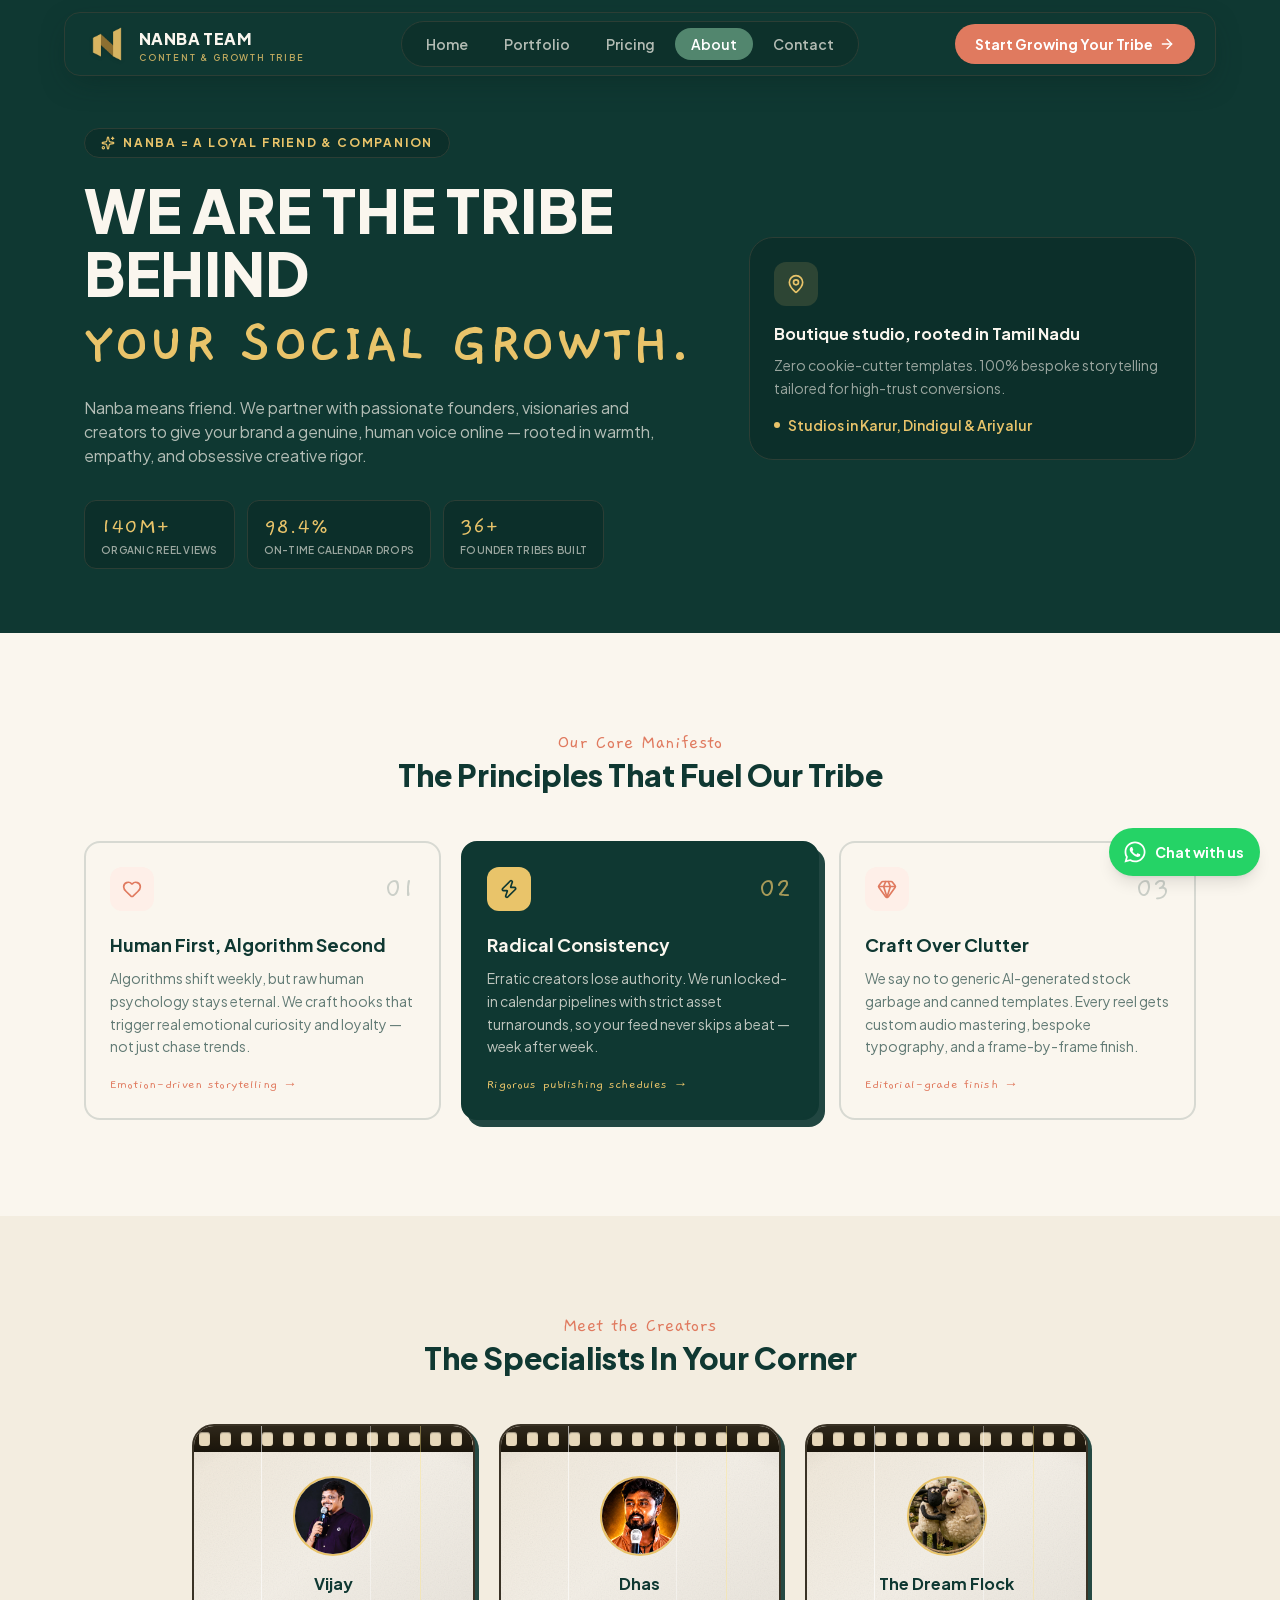
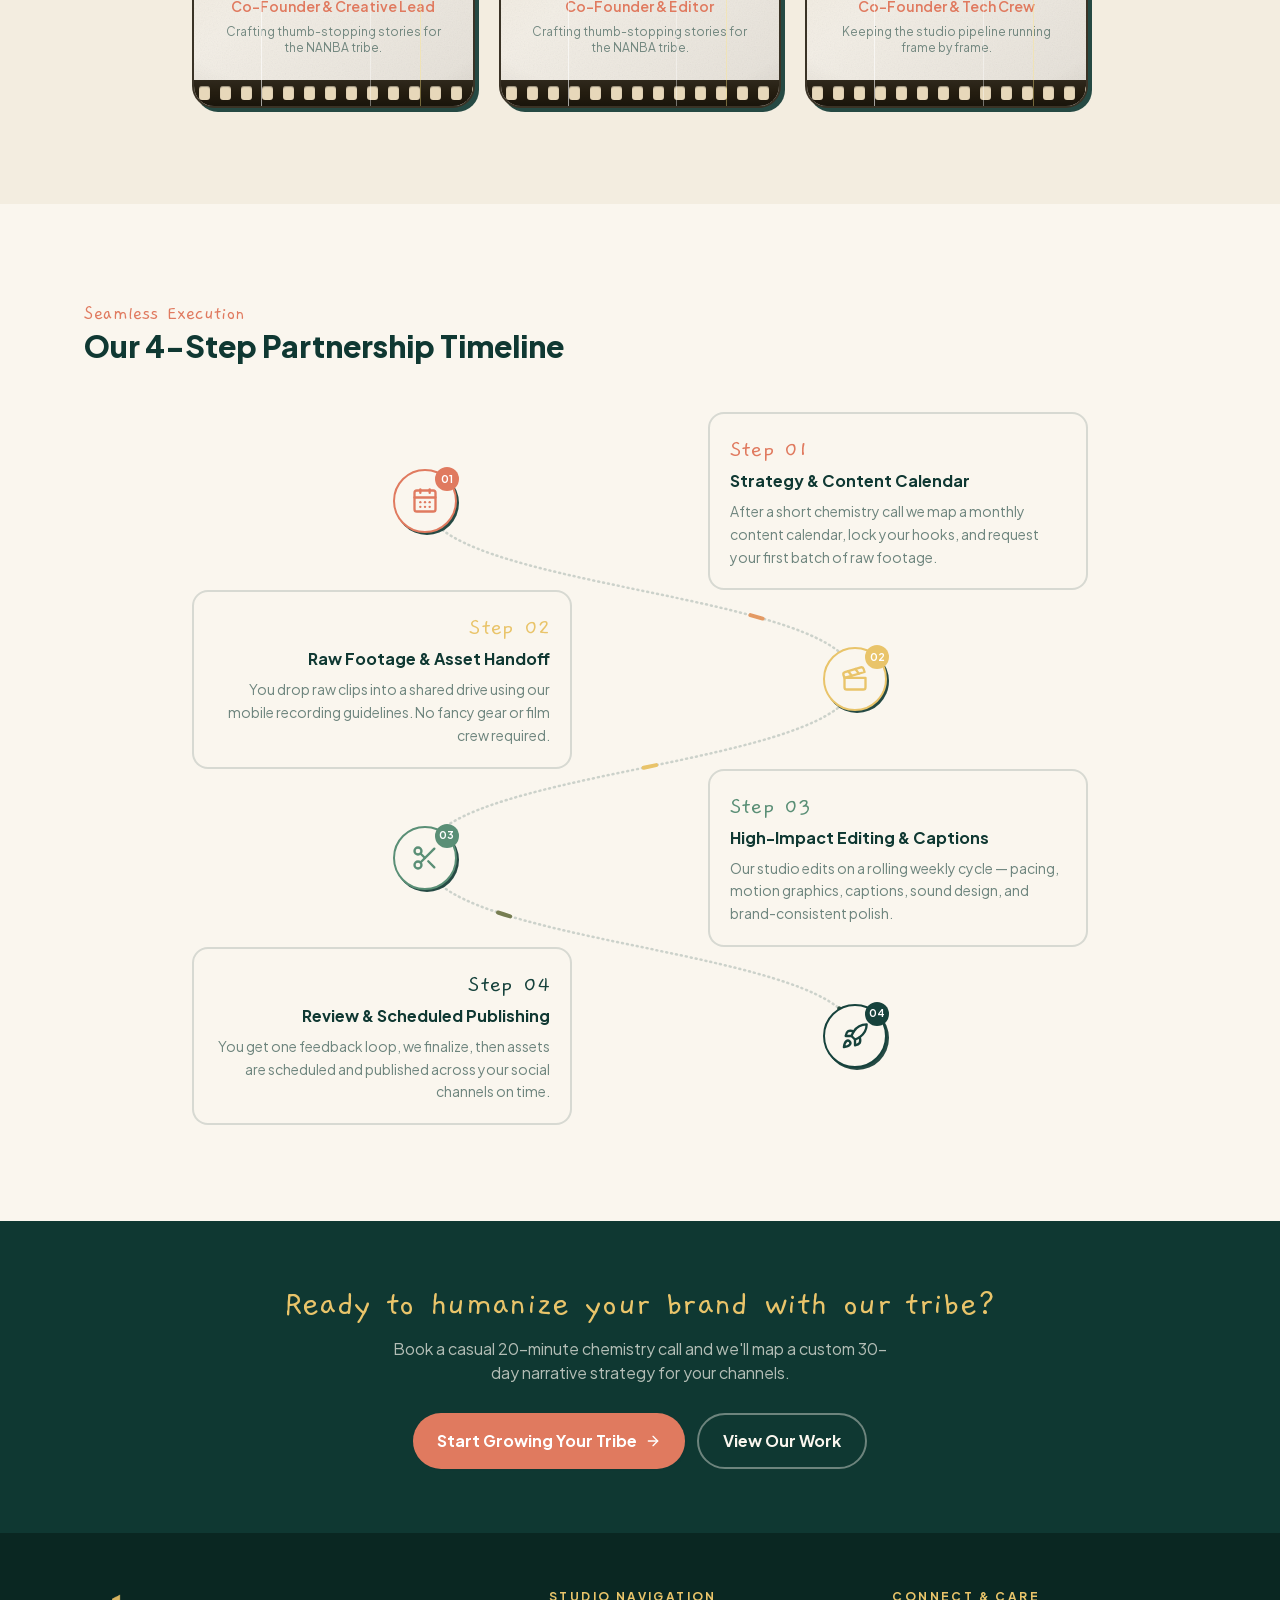
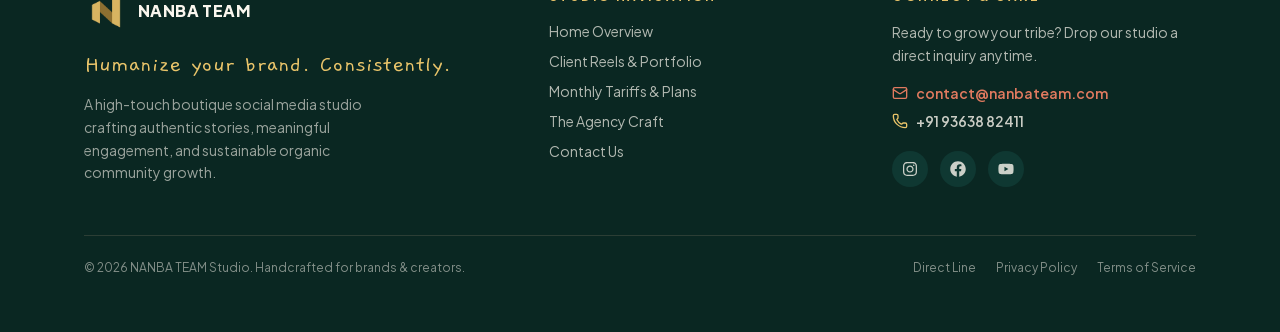
<file: about.html>
<!DOCTYPE html><html lang="en" class="gaegu_7c26d8f-module__zzpwxG__variable plus_jakarta_sans_e9451152-module__eMpaqG__variable h-full scroll-smooth antialiased overflow-x-clip"><head><meta charSet="utf-8"/><meta name="viewport" content="width=device-width, initial-scale=1"/><link rel="preload" href="/_next/static/media/02ab09f9d763c490-s.p.2z06xqu30airl.woff2" as="font" crossorigin="" type="font/woff2"/><link rel="preload" href="/_next/static/media/07f6361e5a7f80df-s.p.26av2_jsbqw2v.woff2" as="font" crossorigin="" type="font/woff2"/><link rel="preload" href="/_next/static/media/0889c66bad9b3c3b-s.p.3bu5-yd8kl91o.woff2" as="font" crossorigin="" type="font/woff2"/><link rel="preload" href="/_next/static/media/0be4ac5e39e9c602-s.p.1ew488432_xl1.woff2" as="font" crossorigin="" type="font/woff2"/><link rel="preload" href="/_next/static/media/0d9b096f9220bd2f-s.p.0mh0q1hdow45z.woff2" as="font" crossorigin="" type="font/woff2"/><link rel="preload" href="/_next/static/media/1ad3d68beda43b24-s.p.2brx1eskz0krx.woff2" as="font" crossorigin="" type="font/woff2"/><link rel="preload" href="/_next/static/media/1ee19894c821c06f-s.p.36zhr-3iyc0t_.woff2" as="font" crossorigin="" type="font/woff2"/><link rel="preload" href="/_next/static/media/202883325cd39b81-s.p.34hb9edh362c2.woff2" as="font" crossorigin="" type="font/woff2"/><link rel="preload" href="/_next/static/media/204f31b94d038ed8-s.p.2ocgn5f1t_rbs.woff2" as="font" crossorigin="" type="font/woff2"/><link rel="preload" href="/_next/static/media/20c699199e222389-s.p.2qbe9lbhqfc7x.woff2" as="font" crossorigin="" type="font/woff2"/><link rel="preload" href="/_next/static/media/21991a609c1e4f24-s.p.1x-bwd_pke8d1.woff2" as="font" crossorigin="" type="font/woff2"/><link rel="preload" href="/_next/static/media/2226ad673b3fc0f6-s.p.1l7dnuyk6zhsk.woff2" as="font" crossorigin="" type="font/woff2"/><link rel="preload" href="/_next/static/media/2348b8dc2aca3f08-s.p.18v5fvstyihp3.woff2" as="font" crossorigin="" type="font/woff2"/><link rel="preload" href="/_next/static/media/237cbc7a510357a4-s.p.1iu-ph6b7b-4t.woff2" as="font" crossorigin="" type="font/woff2"/><link rel="preload" href="/_next/static/media/2b2eb8324c5f676a-s.p.2213uwbx3dwca.woff2" as="font" crossorigin="" type="font/woff2"/><link rel="preload" href="/_next/static/media/2b9962b1a2496f46-s.p.17w4vje8-ipgt.woff2" as="font" crossorigin="" type="font/woff2"/><link rel="preload" href="/_next/static/media/31d5de0b6304925d-s.p.3h4ut7jubgzyn.woff2" as="font" crossorigin="" type="font/woff2"/><link rel="preload" href="/_next/static/media/388ed6884b939c78-s.p.39i7gisshnir0.woff2" as="font" crossorigin="" type="font/woff2"/><link rel="preload" href="/_next/static/media/39bf5d97aec1c546-s.p.06c_m0aisupbr.woff2" as="font" crossorigin="" type="font/woff2"/><link rel="preload" href="/_next/static/media/39cc94e2095c98c9-s.p.3ud9gf32vyxjr.woff2" as="font" crossorigin="" type="font/woff2"/><link rel="preload" href="/_next/static/media/3bafb67cb5db234f-s.p.0sein3sbia7yl.woff2" as="font" crossorigin="" type="font/woff2"/><link rel="preload" href="/_next/static/media/3fd9a1b1e379a4e3-s.p.2aq_x5zo8qukl.woff2" as="font" crossorigin="" type="font/woff2"/><link rel="preload" href="/_next/static/media/41756c35938a897b-s.p.3ij7sxvma5f83.woff2" as="font" crossorigin="" type="font/woff2"/><link rel="preload" href="/_next/static/media/44f842f7de634629-s.p.30w83po6pjqte.woff2" as="font" crossorigin="" type="font/woff2"/><link rel="preload" href="/_next/static/media/47696934a7570da2-s.p.1rtq36x7rz84k.woff2" as="font" crossorigin="" type="font/woff2"/><link rel="preload" href="/_next/static/media/4839acb9d141f772-s.p.3eb2uesbhz9fa.woff2" as="font" crossorigin="" type="font/woff2"/><link rel="preload" href="/_next/static/media/48a96dcb9690e60c-s.p.0c49pac54i1ry.woff2" as="font" crossorigin="" type="font/woff2"/><link rel="preload" href="/_next/static/media/4d2098fe38b52459-s.p.1-31cv4hlnr44.woff2" as="font" crossorigin="" type="font/woff2"/><link rel="preload" href="/_next/static/media/4edddecc9770748a-s.p.3b52kuw3s317p.woff2" as="font" crossorigin="" type="font/woff2"/><link rel="preload" href="/_next/static/media/4ef28ae728707c88-s.p.0hv5pa9fvdldx.woff2" as="font" crossorigin="" type="font/woff2"/><link rel="preload" href="/_next/static/media/510d904d59ba32cc-s.p.3wwjw6hl4fb2d.woff2" as="font" crossorigin="" type="font/woff2"/><link rel="preload" href="/_next/static/media/542b922a717396a8-s.p.00eqib7ed9sjx.woff2" as="font" crossorigin="" type="font/woff2"/><link rel="preload" href="/_next/static/media/54ff2b849676b7ad-s.p.0v1eac1x8dybe.woff2" as="font" crossorigin="" type="font/woff2"/><link rel="preload" href="/_next/static/media/551ad6335de14b6d-s.p.3axi0fmzhcr48.woff2" as="font" crossorigin="" type="font/woff2"/><link rel="preload" href="/_next/static/media/555f6c9779a6ea2f-s.p.008y3w7hox3jm.woff2" as="font" crossorigin="" type="font/woff2"/><link rel="preload" href="/_next/static/media/5e3de3e2d3980614-s.p.0q-k4db4rpss1.woff2" as="font" crossorigin="" type="font/woff2"/><link rel="preload" href="/_next/static/media/5fd7b71943441d3d-s.p.2bggcmk0jzdee.woff2" as="font" crossorigin="" type="font/woff2"/><link rel="preload" href="/_next/static/media/60e97c82bbf2656a-s.p.0ha4tyojtkydt.woff2" as="font" crossorigin="" type="font/woff2"/><link rel="preload" href="/_next/static/media/633700c5144cf57b-s.p.071i-7zxz9gi2.woff2" as="font" crossorigin="" type="font/woff2"/><link rel="preload" href="/_next/static/media/6859b2bc6353e7e0-s.p.2d4wovlvb57bc.woff2" as="font" crossorigin="" type="font/woff2"/><link rel="preload" href="/_next/static/media/70624fd140078077-s.p.23jkk6rr0_8fk.woff2" as="font" crossorigin="" type="font/woff2"/><link rel="preload" href="/_next/static/media/708ac5215e601874-s.p.1otlbanmpt5tq.woff2" as="font" crossorigin="" type="font/woff2"/><link rel="preload" href="/_next/static/media/740073afa6d6604a-s.p.1nbpk8-73d_oc.woff2" as="font" crossorigin="" type="font/woff2"/><link rel="preload" href="/_next/static/media/768b290376bb94a3-s.p.1oto7bq1wstw1.woff2" as="font" crossorigin="" type="font/woff2"/><link rel="preload" href="/_next/static/media/789ae921f9ad0c32-s.p.1hzfxwe0g_4r6.woff2" as="font" crossorigin="" type="font/woff2"/><link rel="preload" href="/_next/static/media/794e4d4a6de731ed-s.p.434e-nz-wzhqd.woff2" as="font" crossorigin="" type="font/woff2"/><link rel="preload" href="/_next/static/media/7a9067cce673902f-s.p.2vrfifoe5swj7.woff2" as="font" crossorigin="" type="font/woff2"/><link rel="preload" href="/_next/static/media/7a989262f8963453-s.p.3dgdp7v1qvdfw.woff2" as="font" crossorigin="" type="font/woff2"/><link rel="preload" href="/_next/static/media/7fd638b15ad3af69-s.p.2rtd4_em2kmrp.woff2" as="font" crossorigin="" type="font/woff2"/><link rel="preload" href="/_next/static/media/80acc2f9d1790aee-s.p.3p1t1rei93fh0.woff2" as="font" crossorigin="" type="font/woff2"/><link rel="preload" href="/_next/static/media/8a172900e148830b-s.p.2w3jr8on308z4.woff2" as="font" crossorigin="" type="font/woff2"/><link rel="preload" href="/_next/static/media/8a706fcd092647c2-s.p.3f42frf00l82t.woff2" as="font" crossorigin="" type="font/woff2"/><link rel="preload" href="/_next/static/media/8ac56e8155405d86-s.p.2bbg-70eaudbk.woff2" as="font" crossorigin="" type="font/woff2"/><link rel="preload" href="/_next/static/media/8dd9d9ccf770dc02-s.p.04cq_wu1aeppn.woff2" as="font" crossorigin="" type="font/woff2"/><link rel="preload" href="/_next/static/media/8f102ac0d216e63f-s.p.0c_kz8whdv8or.woff2" as="font" crossorigin="" type="font/woff2"/><link rel="preload" href="/_next/static/media/8f8866676db871eb-s.p.40j30xrne1tay.woff2" as="font" crossorigin="" type="font/woff2"/><link rel="preload" href="/_next/static/media/9001c6e9193bd339-s.p.08unp-5_f1nmc.woff2" as="font" crossorigin="" type="font/woff2"/><link rel="preload" href="/_next/static/media/90cc20c11ed8e383-s.p.0apishbt6ot2x.woff2" as="font" crossorigin="" type="font/woff2"/><link rel="preload" href="/_next/static/media/92a4078f473b310a-s.p.3fholbloho3ce.woff2" as="font" crossorigin="" type="font/woff2"/><link rel="preload" href="/_next/static/media/966bb41cb5a84927-s.p.099ncwluo1pwv.woff2" as="font" crossorigin="" type="font/woff2"/><link rel="preload" href="/_next/static/media/9a2b8e2c490f308b-s.p.1tz91wep1x4gt.woff2" as="font" crossorigin="" type="font/woff2"/><link rel="preload" href="/_next/static/media/a80e5595f83d8b55-s.p.141x3jy_o2s_c.woff2" as="font" crossorigin="" type="font/woff2"/><link rel="preload" href="/_next/static/media/a867e5c2eed94751-s.p.23t_b7b8id_jc.woff2" as="font" crossorigin="" type="font/woff2"/><link rel="preload" href="/_next/static/media/abb9471e6803e3b8-s.p.16wdtjxottyq5.woff2" as="font" crossorigin="" type="font/woff2"/><link rel="preload" href="/_next/static/media/ac24db6a9998d311-s.p.3k92o99w2r654.woff2" as="font" crossorigin="" type="font/woff2"/><link rel="preload" href="/_next/static/media/adcb0330ba1b733e-s.p.3e9hq8x9jcw5f.woff2" as="font" crossorigin="" type="font/woff2"/><link rel="preload" href="/_next/static/media/b16d1c0c05e32a60-s.p.3hmujwi2x_d30.woff2" as="font" crossorigin="" type="font/woff2"/><link rel="preload" href="/_next/static/media/b8e59591506d0376-s.p.3br1yix7oid_s.woff2" as="font" crossorigin="" type="font/woff2"/><link rel="preload" href="/_next/static/media/b9de63e0a9fe0cf2-s.p.0kjbuy1fntxbt.woff2" as="font" crossorigin="" type="font/woff2"/><link rel="preload" href="/_next/static/media/c0f41373200663e9-s.p.17cwfm6qvzrcp.woff2" as="font" crossorigin="" type="font/woff2"/><link rel="preload" href="/_next/static/media/c14643a64a206949-s.p.44vfzu3s8d0o-.woff2" as="font" crossorigin="" type="font/woff2"/><link rel="preload" href="/_next/static/media/c18b3b7a2b12e7e3-s.p.3mcuhpjyi5m-5.woff2" as="font" crossorigin="" type="font/woff2"/><link rel="preload" href="/_next/static/media/c3a2990550a35540-s.p.1jwaqtabaz-m1.woff2" as="font" crossorigin="" type="font/woff2"/><link rel="preload" href="/_next/static/media/c81cd2cb3833e14d-s.p.1a-mlleribx4n.woff2" as="font" crossorigin="" type="font/woff2"/><link rel="preload" href="/_next/static/media/c8913da47d88777c-s.p.2u7ia6dg59fw9.woff2" as="font" crossorigin="" type="font/woff2"/><link rel="preload" href="/_next/static/media/cb01828b1f2642c1-s.p.0er-mb7ckf2du.woff2" as="font" crossorigin="" type="font/woff2"/><link rel="preload" href="/_next/static/media/cd147e7610168de3-s.p.30ah9lebvhxwf.woff2" as="font" crossorigin="" type="font/woff2"/><link rel="preload" href="/_next/static/media/d409128fdf063a28-s.p.2nleos27rd6dz.woff2" as="font" crossorigin="" type="font/woff2"/><link rel="preload" href="/_next/static/media/d87a2a6770484bbb-s.p.44z_7ancu-y5w.woff2" as="font" crossorigin="" type="font/woff2"/><link rel="preload" href="/_next/static/media/d87fe24f77c16a44-s.p.2pxhm5vwfw62e.woff2" as="font" crossorigin="" type="font/woff2"/><link rel="preload" href="/_next/static/media/da58ab5d8c1bbfc4-s.p.30j5qaj7faer7.woff2" as="font" crossorigin="" type="font/woff2"/><link rel="preload" href="/_next/static/media/db7b7fd3abb88410-s.p.16kneh1k30jk1.woff2" as="font" crossorigin="" type="font/woff2"/><link rel="preload" href="/_next/static/media/e04cae570ef1238a-s.p.0rzafts9fhw6x.woff2" as="font" crossorigin="" type="font/woff2"/><link rel="preload" href="/_next/static/media/e1e2f928535adaaf-s.p.3gedjnv4zpaja.woff2" as="font" crossorigin="" type="font/woff2"/><link rel="preload" href="/_next/static/media/e2c8bcaf359549f0-s.p.40ou3re1-vfex.woff2" as="font" crossorigin="" type="font/woff2"/><link rel="preload" href="/_next/static/media/e6e2c050d15af498-s.p.3m5ws44fh70q_.woff2" as="font" crossorigin="" type="font/woff2"/><link rel="preload" href="/_next/static/media/ef928e3c69d1408e-s.p.1j8bi-_bymyuh.woff2" as="font" crossorigin="" type="font/woff2"/><link rel="preload" href="/_next/static/media/f4a375c7008cdc4c-s.p.2hn01u8byatk2.woff2" as="font" crossorigin="" type="font/woff2"/><link rel="preload" href="/_next/static/media/f757dc6152132153-s.p.1s9qu896-qyi0.woff2" as="font" crossorigin="" type="font/woff2"/><link rel="preload" href="/_next/static/media/fba5a26ea33df6a3-s.p.18rizl4rsrl42.woff2" as="font" crossorigin="" type="font/woff2"/><link rel="preload" href="/_next/static/media/ff517ff56ff3579f-s.p.3s8bii8asllhp.woff2" as="font" crossorigin="" type="font/woff2"/><link rel="preload" as="image" href="/logo.png"/><link rel="preload" as="image" href="/team/vijay-v2.jpg"/><link rel="preload" as="image" href="/team/dhas-v2.jpg"/><link rel="preload" as="image" href="/team/techcrew.jpg"/><link rel="stylesheet" href="/_next/static/chunks/14yj1wxo8a4u_.css" data-precedence="next"/><link rel="stylesheet" href="/_next/static/chunks/3tbpycs7i3__p.css" data-precedence="next"/><link rel="preload" as="script" fetchPriority="low" href="/_next/static/chunks/3s6nzrbk-8mnv.js"/><script src="/_next/static/chunks/19mx3mg6lkumu.js" async=""></script><script src="/_next/static/chunks/3g4px251sg85e.js" async=""></script><script src="/_next/static/chunks/0tgjiok8t6d_n.js" async=""></script><script src="/_next/static/chunks/turbopack-2wgs7irzom57_.js" async=""></script><script src="/_next/static/chunks/0h2qsuyze9ds1.js" async=""></script><script src="/_next/static/chunks/3urocd201did3.js" async=""></script><script src="/_next/static/chunks/0pyc2b04r1ucd.js" async=""></script><script src="/_next/static/chunks/1_kdzz48cb5_0.js" async=""></script><script src="/_next/static/chunks/270ncg4atf5_l.js" async=""></script><script src="/_next/static/chunks/0-rh7yaxlptoe.js" async=""></script><title>NANBA TEAM — Humanize Your Brand. Consistently.</title><meta name="description" content="A high-touch boutique social media studio crafting authentic short-form video content, reels and page management for founders, creators and indie brands."/><link rel="icon" href="/favicon.ico?favicon.1oj3ag_hqwmh9.ico" sizes="64x64" type="image/x-icon"/><link rel="icon" href="/icon.png?icon.25h7l8lnt34qs.png" sizes="512x512" type="image/png"/><meta name="next-size-adjust" content=""/><script src="/_next/static/chunks/0cz1d0mv5g_q7.js" noModule=""></script></head><body class="min-h-full flex flex-col overflow-x-hidden bg-brand-cream text-brand-teal font-sans selection:bg-brand-gold/40 pb-16 md:pb-0"><div hidden=""><!--$--><!--/$--></div><nav class="fixed top-0 inset-x-0 z-50 px-3 sm:px-4 pt-3"><div class="max-w-6xl mx-auto px-4 sm:px-5 h-14 md:h-16 flex items-center justify-center md:justify-between rounded-2xl bg-brand-teal border border-brand-border shadow-[0_10px_30px_-10px_rgba(10,39,34,0.6)]"><a class="flex items-center gap-2.5" href="/"><img alt="NANBA TEAM logo" width="44" height="44" decoding="async" data-nimg="1" class="w-10 h-10 md:w-11 md:h-11 object-contain drop-shadow" style="color:transparent" src="/logo.png"/><span class="leading-none"><span class="block text-brand-cream font-extrabold tracking-wide text-sm md:text-base">NANBA TEAM</span><span class="block text-brand-gold/80 text-[9px] font-semibold tracking-[0.2em] mt-0.5">CONTENT &amp; GROWTH TRIBE</span></span></a><div class="hidden md:flex items-center gap-1 bg-brand-dark/40 rounded-full px-2 py-1.5 border border-brand-border"><a class="px-4 py-1.5 rounded-full text-sm font-semibold transition-colors text-brand-cream/70 hover:text-brand-cream" href="/">Home</a><a class="px-4 py-1.5 rounded-full text-sm font-semibold transition-colors text-brand-cream/70 hover:text-brand-cream" href="/portfolio">Portfolio</a><a class="px-4 py-1.5 rounded-full text-sm font-semibold transition-colors text-brand-cream/70 hover:text-brand-cream" href="/pricing">Pricing</a><a class="px-4 py-1.5 rounded-full text-sm font-semibold transition-colors bg-brand-sage/90 text-white" href="/about">About</a><a class="px-4 py-1.5 rounded-full text-sm font-semibold transition-colors text-brand-cream/70 hover:text-brand-cream" href="/contact">Contact</a></div><a class="hidden md:inline-flex items-center gap-1.5 bg-brand-terracotta text-white text-sm font-bold px-4 lg:px-5 py-2.5 rounded-full hover:brightness-105 transition-all shadow-doodle-sm" href="/contact">Start Growing Your Tribe<svg xmlns="http://www.w3.org/2000/svg" width="24" height="24" viewBox="0 0 24 24" fill="none" stroke="currentColor" stroke-width="2" stroke-linecap="round" stroke-linejoin="round" class="lucide lucide-arrow-right w-4 h-4" aria-hidden="true"><path d="M5 12h14"></path><path d="m12 5 7 7-7 7"></path></svg></a></div></nav><main class="flex-1"><section class="bg-brand-teal text-brand-cream pt-28 md:pt-32 pb-16"><div class="max-w-6xl mx-auto px-5 grid gap-10 lg:grid-cols-[1.4fr_1fr] items-center"><div><span class="inline-flex items-center gap-2 text-xs font-bold tracking-[0.15em] text-brand-gold bg-brand-dark/50 border border-brand-border rounded-full px-4 py-1.5"><svg xmlns="http://www.w3.org/2000/svg" width="24" height="24" viewBox="0 0 24 24" fill="none" stroke="currentColor" stroke-width="2" stroke-linecap="round" stroke-linejoin="round" class="lucide lucide-sparkles lucide-stars w-3.5 h-3.5" aria-hidden="true"><path d="M11.017 2.814a1 1 0 0 1 1.966 0l1.051 5.558a2 2 0 0 0 1.594 1.594l5.558 1.051a1 1 0 0 1 0 1.966l-5.558 1.051a2 2 0 0 0-1.594 1.594l-1.051 5.558a1 1 0 0 1-1.966 0l-1.051-5.558a2 2 0 0 0-1.594-1.594l-5.558-1.051a1 1 0 0 1 0-1.966l5.558-1.051a2 2 0 0 0 1.594-1.594z"></path><path d="M20 2v4"></path><path d="M22 4h-4"></path><circle cx="4" cy="20" r="2"></circle></svg> NANBA = A LOYAL FRIEND &amp; COMPANION</span><h1 class="mt-5 text-4xl md:text-6xl font-extrabold leading-[1.05]">WE ARE THE TRIBE BEHIND<br/><span class="font-hand text-brand-gold">YOUR SOCIAL GROWTH.</span></h1><p class="mt-5 text-brand-cream/70 max-w-xl">Nanba means friend. We partner with passionate founders, visionaries and creators to give your brand a genuine, human voice online — rooted in warmth, empathy, and obsessive creative rigor.</p><div class="mt-8 flex flex-wrap gap-3"><div class="bg-brand-dark/50 border border-brand-border rounded-xl px-4 py-2.5"><span class="font-hand text-brand-gold text-2xl">140M+</span><span class="block text-[10px] text-brand-cream/60 font-semibold uppercase tracking-wide">Organic Reel Views</span></div><div class="bg-brand-dark/50 border border-brand-border rounded-xl px-4 py-2.5"><span class="font-hand text-brand-gold text-2xl">98.4%</span><span class="block text-[10px] text-brand-cream/60 font-semibold uppercase tracking-wide">On-Time Calendar Drops</span></div><div class="bg-brand-dark/50 border border-brand-border rounded-xl px-4 py-2.5"><span class="font-hand text-brand-gold text-2xl">36+</span><span class="block text-[10px] text-brand-cream/60 font-semibold uppercase tracking-wide">Founder Tribes Built</span></div></div></div><div class="bg-brand-dark/50 border border-brand-border rounded-3xl p-6"><span class="w-11 h-11 rounded-xl bg-brand-gold/15 flex items-center justify-center text-brand-gold mb-4"><svg xmlns="http://www.w3.org/2000/svg" width="24" height="24" viewBox="0 0 24 24" fill="none" stroke="currentColor" stroke-width="2" stroke-linecap="round" stroke-linejoin="round" class="lucide lucide-map-pin w-5 h-5" aria-hidden="true"><path d="M20 10c0 4.993-5.539 10.193-7.399 11.799a1 1 0 0 1-1.202 0C9.539 20.193 4 14.993 4 10a8 8 0 0 1 16 0"></path><circle cx="12" cy="10" r="3"></circle></svg></span><h3 class="font-bold text-brand-cream mb-2">Boutique studio, rooted in Tamil Nadu</h3><p class="text-brand-cream/60 text-sm leading-relaxed mb-4">Zero cookie-cutter templates. 100% bespoke storytelling tailored for high-trust conversions.</p><p class="flex items-center gap-2 text-sm font-semibold text-brand-gold"><span class="w-1.5 h-1.5 rounded-full bg-brand-gold"></span>Studios in <!-- -->Karur, Dindigul &amp; Ariyalur</p></div></div></section><section class="bg-brand-cream py-16 md:py-24"><div class="max-w-6xl mx-auto px-5"><div class="text-center mb-12"><p class="font-hand text-brand-terracotta text-xl">Our Core Manifesto</p><h2 class="font-extrabold text-brand-teal text-2xl md:text-3xl">The Principles That Fuel Our Tribe</h2></div></div><div class="hidden md:grid max-w-6xl mx-auto px-5 gap-5 md:grid-cols-3"><div class="flex"><div class="w-full h-full flex flex-col rounded-2xl border-2 p-6 bg-brand-cream text-brand-teal border-brand-teal/15"><div class="flex items-center justify-between mb-5"><span class="w-11 h-11 rounded-xl flex items-center justify-center bg-brand-peach text-brand-terracotta"><svg xmlns="http://www.w3.org/2000/svg" width="24" height="24" viewBox="0 0 24 24" fill="none" stroke="currentColor" stroke-width="2" stroke-linecap="round" stroke-linejoin="round" class="lucide lucide-heart w-5 h-5" aria-hidden="true"><path d="M2 9.5a5.5 5.5 0 0 1 9.591-3.676.56.56 0 0 0 .818 0A5.49 5.49 0 0 1 22 9.5c0 2.29-1.5 4-3 5.5l-5.492 5.313a2 2 0 0 1-3 .019L5 15c-1.5-1.5-3-3.2-3-5.5"></path></svg></span><span class="font-hand text-3xl text-brand-teal/20">01</span></div><h3 class="font-bold text-lg mb-2">Human First, Algorithm Second</h3><p class="text-sm leading-relaxed mb-4 text-brand-teal/65">Algorithms shift weekly, but raw human psychology stays eternal. We craft hooks that trigger real emotional curiosity and loyalty — not just chase trends.</p><span class="mt-auto font-hand text-sm text-brand-terracotta">Emotion-driven storytelling<!-- --> →</span></div></div><div class="flex"><div class="w-full h-full flex flex-col rounded-2xl border-2 p-6 bg-brand-teal text-brand-cream border-brand-teal shadow-doodle-lg"><div class="flex items-center justify-between mb-5"><span class="w-11 h-11 rounded-xl flex items-center justify-center bg-brand-gold text-brand-teal"><svg xmlns="http://www.w3.org/2000/svg" width="24" height="24" viewBox="0 0 24 24" fill="none" stroke="currentColor" stroke-width="2" stroke-linecap="round" stroke-linejoin="round" class="lucide lucide-zap w-5 h-5" aria-hidden="true"><path d="M15.914 4a1.5 1.5 0 00-2.474-1.561l-9 9A1.5 1.5 0 005.5 14h4.002a.5.5 0 01.471.666L8.086 20a1.5 1.5 0 002.475 1.56l9-9A1.5 1.5 0 0018.5 10h-3.997a.5.5 0 01-.472-.667z"></path></svg></span><span class="font-hand text-3xl text-brand-gold/70">02</span></div><h3 class="font-bold text-lg mb-2">Radical Consistency</h3><p class="text-sm leading-relaxed mb-4 text-brand-cream/75">Erratic creators lose authority. We run locked-in calendar pipelines with strict asset turnarounds, so your feed never skips a beat — week after week.</p><span class="mt-auto font-hand text-sm text-brand-gold">Rigorous publishing schedules<!-- --> →</span></div></div><div class="flex"><div class="w-full h-full flex flex-col rounded-2xl border-2 p-6 bg-brand-cream text-brand-teal border-brand-teal/15"><div class="flex items-center justify-between mb-5"><span class="w-11 h-11 rounded-xl flex items-center justify-center bg-brand-peach text-brand-terracotta"><svg xmlns="http://www.w3.org/2000/svg" width="24" height="24" viewBox="0 0 24 24" fill="none" stroke="currentColor" stroke-width="2" stroke-linecap="round" stroke-linejoin="round" class="lucide lucide-gem w-5 h-5" aria-hidden="true"><path d="M10.5 3 8 9l4 13 4-13-2.5-6"></path><path d="M17 3a2 2 0 0 1 1.6.8l3 4a2 2 0 0 1 .013 2.382l-7.99 10.986a2 2 0 0 1-3.247 0l-7.99-10.986A2 2 0 0 1 2.4 7.8l2.998-3.997A2 2 0 0 1 7 3z"></path><path d="M2 9h20"></path></svg></span><span class="font-hand text-3xl text-brand-teal/20">03</span></div><h3 class="font-bold text-lg mb-2">Craft Over Clutter</h3><p class="text-sm leading-relaxed mb-4 text-brand-teal/65">We say no to generic AI-generated stock garbage and canned templates. Every reel gets custom audio mastering, bespoke typography, and a frame-by-frame finish.</p><span class="mt-auto font-hand text-sm text-brand-terracotta">Editorial-grade finish<!-- --> →</span></div></div></div><div class="relative marquee-pause overflow-hidden md:hidden"><div class="pointer-events-none absolute inset-y-0 left-0 w-10 sm:w-24 z-10 bg-gradient-to-r from-brand-cream to-transparent"></div><div class="pointer-events-none absolute inset-y-0 right-0 w-10 sm:w-24 z-10 bg-gradient-to-l from-brand-cream to-transparent"></div><div class="flex w-max items-stretch py-2"><div class="flex items-stretch animate-marquee" style="animation-duration:50s"><div class="shrink-0 px-2.5 flex w-80"><div class="w-full h-full flex flex-col rounded-2xl border-2 p-6 bg-brand-cream text-brand-teal border-brand-teal/15"><div class="flex items-center justify-between mb-5"><span class="w-11 h-11 rounded-xl flex items-center justify-center bg-brand-peach text-brand-terracotta"><svg xmlns="http://www.w3.org/2000/svg" width="24" height="24" viewBox="0 0 24 24" fill="none" stroke="currentColor" stroke-width="2" stroke-linecap="round" stroke-linejoin="round" class="lucide lucide-heart w-5 h-5" aria-hidden="true"><path d="M2 9.5a5.5 5.5 0 0 1 9.591-3.676.56.56 0 0 0 .818 0A5.49 5.49 0 0 1 22 9.5c0 2.29-1.5 4-3 5.5l-5.492 5.313a2 2 0 0 1-3 .019L5 15c-1.5-1.5-3-3.2-3-5.5"></path></svg></span><span class="font-hand text-3xl text-brand-teal/20">01</span></div><h3 class="font-bold text-lg mb-2">Human First, Algorithm Second</h3><p class="text-sm leading-relaxed mb-4 text-brand-teal/65">Algorithms shift weekly, but raw human psychology stays eternal. We craft hooks that trigger real emotional curiosity and loyalty — not just chase trends.</p><span class="mt-auto font-hand text-sm text-brand-terracotta">Emotion-driven storytelling<!-- --> →</span></div></div><div class="shrink-0 px-2.5 flex w-80"><div class="w-full h-full flex flex-col rounded-2xl border-2 p-6 bg-brand-teal text-brand-cream border-brand-teal shadow-doodle-lg"><div class="flex items-center justify-between mb-5"><span class="w-11 h-11 rounded-xl flex items-center justify-center bg-brand-gold text-brand-teal"><svg xmlns="http://www.w3.org/2000/svg" width="24" height="24" viewBox="0 0 24 24" fill="none" stroke="currentColor" stroke-width="2" stroke-linecap="round" stroke-linejoin="round" class="lucide lucide-zap w-5 h-5" aria-hidden="true"><path d="M15.914 4a1.5 1.5 0 00-2.474-1.561l-9 9A1.5 1.5 0 005.5 14h4.002a.5.5 0 01.471.666L8.086 20a1.5 1.5 0 002.475 1.56l9-9A1.5 1.5 0 0018.5 10h-3.997a.5.5 0 01-.472-.667z"></path></svg></span><span class="font-hand text-3xl text-brand-gold/70">02</span></div><h3 class="font-bold text-lg mb-2">Radical Consistency</h3><p class="text-sm leading-relaxed mb-4 text-brand-cream/75">Erratic creators lose authority. We run locked-in calendar pipelines with strict asset turnarounds, so your feed never skips a beat — week after week.</p><span class="mt-auto font-hand text-sm text-brand-gold">Rigorous publishing schedules<!-- --> →</span></div></div><div class="shrink-0 px-2.5 flex w-80"><div class="w-full h-full flex flex-col rounded-2xl border-2 p-6 bg-brand-cream text-brand-teal border-brand-teal/15"><div class="flex items-center justify-between mb-5"><span class="w-11 h-11 rounded-xl flex items-center justify-center bg-brand-peach text-brand-terracotta"><svg xmlns="http://www.w3.org/2000/svg" width="24" height="24" viewBox="0 0 24 24" fill="none" stroke="currentColor" stroke-width="2" stroke-linecap="round" stroke-linejoin="round" class="lucide lucide-gem w-5 h-5" aria-hidden="true"><path d="M10.5 3 8 9l4 13 4-13-2.5-6"></path><path d="M17 3a2 2 0 0 1 1.6.8l3 4a2 2 0 0 1 .013 2.382l-7.99 10.986a2 2 0 0 1-3.247 0l-7.99-10.986A2 2 0 0 1 2.4 7.8l2.998-3.997A2 2 0 0 1 7 3z"></path><path d="M2 9h20"></path></svg></span><span class="font-hand text-3xl text-brand-teal/20">03</span></div><h3 class="font-bold text-lg mb-2">Craft Over Clutter</h3><p class="text-sm leading-relaxed mb-4 text-brand-teal/65">We say no to generic AI-generated stock garbage and canned templates. Every reel gets custom audio mastering, bespoke typography, and a frame-by-frame finish.</p><span class="mt-auto font-hand text-sm text-brand-terracotta">Editorial-grade finish<!-- --> →</span></div></div><div class="shrink-0 px-2.5 flex w-80"><div class="w-full h-full flex flex-col rounded-2xl border-2 p-6 bg-brand-cream text-brand-teal border-brand-teal/15"><div class="flex items-center justify-between mb-5"><span class="w-11 h-11 rounded-xl flex items-center justify-center bg-brand-peach text-brand-terracotta"><svg xmlns="http://www.w3.org/2000/svg" width="24" height="24" viewBox="0 0 24 24" fill="none" stroke="currentColor" stroke-width="2" stroke-linecap="round" stroke-linejoin="round" class="lucide lucide-heart w-5 h-5" aria-hidden="true"><path d="M2 9.5a5.5 5.5 0 0 1 9.591-3.676.56.56 0 0 0 .818 0A5.49 5.49 0 0 1 22 9.5c0 2.29-1.5 4-3 5.5l-5.492 5.313a2 2 0 0 1-3 .019L5 15c-1.5-1.5-3-3.2-3-5.5"></path></svg></span><span class="font-hand text-3xl text-brand-teal/20">01</span></div><h3 class="font-bold text-lg mb-2">Human First, Algorithm Second</h3><p class="text-sm leading-relaxed mb-4 text-brand-teal/65">Algorithms shift weekly, but raw human psychology stays eternal. We craft hooks that trigger real emotional curiosity and loyalty — not just chase trends.</p><span class="mt-auto font-hand text-sm text-brand-terracotta">Emotion-driven storytelling<!-- --> →</span></div></div><div class="shrink-0 px-2.5 flex w-80"><div class="w-full h-full flex flex-col rounded-2xl border-2 p-6 bg-brand-teal text-brand-cream border-brand-teal shadow-doodle-lg"><div class="flex items-center justify-between mb-5"><span class="w-11 h-11 rounded-xl flex items-center justify-center bg-brand-gold text-brand-teal"><svg xmlns="http://www.w3.org/2000/svg" width="24" height="24" viewBox="0 0 24 24" fill="none" stroke="currentColor" stroke-width="2" stroke-linecap="round" stroke-linejoin="round" class="lucide lucide-zap w-5 h-5" aria-hidden="true"><path d="M15.914 4a1.5 1.5 0 00-2.474-1.561l-9 9A1.5 1.5 0 005.5 14h4.002a.5.5 0 01.471.666L8.086 20a1.5 1.5 0 002.475 1.56l9-9A1.5 1.5 0 0018.5 10h-3.997a.5.5 0 01-.472-.667z"></path></svg></span><span class="font-hand text-3xl text-brand-gold/70">02</span></div><h3 class="font-bold text-lg mb-2">Radical Consistency</h3><p class="text-sm leading-relaxed mb-4 text-brand-cream/75">Erratic creators lose authority. We run locked-in calendar pipelines with strict asset turnarounds, so your feed never skips a beat — week after week.</p><span class="mt-auto font-hand text-sm text-brand-gold">Rigorous publishing schedules<!-- --> →</span></div></div><div class="shrink-0 px-2.5 flex w-80"><div class="w-full h-full flex flex-col rounded-2xl border-2 p-6 bg-brand-cream text-brand-teal border-brand-teal/15"><div class="flex items-center justify-between mb-5"><span class="w-11 h-11 rounded-xl flex items-center justify-center bg-brand-peach text-brand-terracotta"><svg xmlns="http://www.w3.org/2000/svg" width="24" height="24" viewBox="0 0 24 24" fill="none" stroke="currentColor" stroke-width="2" stroke-linecap="round" stroke-linejoin="round" class="lucide lucide-gem w-5 h-5" aria-hidden="true"><path d="M10.5 3 8 9l4 13 4-13-2.5-6"></path><path d="M17 3a2 2 0 0 1 1.6.8l3 4a2 2 0 0 1 .013 2.382l-7.99 10.986a2 2 0 0 1-3.247 0l-7.99-10.986A2 2 0 0 1 2.4 7.8l2.998-3.997A2 2 0 0 1 7 3z"></path><path d="M2 9h20"></path></svg></span><span class="font-hand text-3xl text-brand-teal/20">03</span></div><h3 class="font-bold text-lg mb-2">Craft Over Clutter</h3><p class="text-sm leading-relaxed mb-4 text-brand-teal/65">We say no to generic AI-generated stock garbage and canned templates. Every reel gets custom audio mastering, bespoke typography, and a frame-by-frame finish.</p><span class="mt-auto font-hand text-sm text-brand-terracotta">Editorial-grade finish<!-- --> →</span></div></div></div></div></div></section><section class="bg-brand-kraft py-16 md:py-24"><div class="max-w-6xl mx-auto px-5"><div class="text-center mb-12"><p class="font-hand text-brand-terracotta text-xl">Meet the Creators</p><h2 class="font-extrabold text-brand-teal text-2xl md:text-3xl">The Specialists In Your Corner</h2></div><div class="grid grid-cols-1 gap-6 sm:grid-cols-2 lg:grid-cols-3 max-w-4xl mx-auto"><div><div class="film-aged w-full min-w-0 rounded-[22px] border-2 border-[#3a3326] overflow-hidden bg-brand-cream shadow-doodle hover:shadow-doodle-lg transition-shadow"><div class="relative overflow-hidden bg-[#241d10] py-[6px]"><div class="pointer-events-none absolute inset-0 bg-gradient-to-b from-white/5 via-transparent to-black/30"></div><div class="flex w-max animate-film will-change-transform"><div class="flex shrink-0 gap-[10px] px-[5px]"><span class="w-[11px] h-[14px] rounded-[3px] bg-[#e7d8ba] shrink-0 shadow-[inset_0_1px_1px_rgba(0,0,0,0.35)]"></span><span class="w-[11px] h-[14px] rounded-[3px] bg-[#e7d8ba] shrink-0 shadow-[inset_0_1px_1px_rgba(0,0,0,0.35)]"></span><span class="w-[11px] h-[14px] rounded-[3px] bg-[#e7d8ba] shrink-0 shadow-[inset_0_1px_1px_rgba(0,0,0,0.35)]"></span><span class="w-[11px] h-[14px] rounded-[3px] bg-[#e7d8ba] shrink-0 shadow-[inset_0_1px_1px_rgba(0,0,0,0.35)]"></span><span class="w-[11px] h-[14px] rounded-[3px] bg-[#e7d8ba] shrink-0 shadow-[inset_0_1px_1px_rgba(0,0,0,0.35)]"></span><span class="w-[11px] h-[14px] rounded-[3px] bg-[#e7d8ba] shrink-0 shadow-[inset_0_1px_1px_rgba(0,0,0,0.35)]"></span><span class="w-[11px] h-[14px] rounded-[3px] bg-[#e7d8ba] shrink-0 shadow-[inset_0_1px_1px_rgba(0,0,0,0.35)]"></span><span class="w-[11px] h-[14px] rounded-[3px] bg-[#e7d8ba] shrink-0 shadow-[inset_0_1px_1px_rgba(0,0,0,0.35)]"></span><span class="w-[11px] h-[14px] rounded-[3px] bg-[#e7d8ba] shrink-0 shadow-[inset_0_1px_1px_rgba(0,0,0,0.35)]"></span><span class="w-[11px] h-[14px] rounded-[3px] bg-[#e7d8ba] shrink-0 shadow-[inset_0_1px_1px_rgba(0,0,0,0.35)]"></span><span class="w-[11px] h-[14px] rounded-[3px] bg-[#e7d8ba] shrink-0 shadow-[inset_0_1px_1px_rgba(0,0,0,0.35)]"></span><span class="w-[11px] h-[14px] rounded-[3px] bg-[#e7d8ba] shrink-0 shadow-[inset_0_1px_1px_rgba(0,0,0,0.35)]"></span><span class="w-[11px] h-[14px] rounded-[3px] bg-[#e7d8ba] shrink-0 shadow-[inset_0_1px_1px_rgba(0,0,0,0.35)]"></span><span class="w-[11px] h-[14px] rounded-[3px] bg-[#e7d8ba] shrink-0 shadow-[inset_0_1px_1px_rgba(0,0,0,0.35)]"></span><span class="w-[11px] h-[14px] rounded-[3px] bg-[#e7d8ba] shrink-0 shadow-[inset_0_1px_1px_rgba(0,0,0,0.35)]"></span><span class="w-[11px] h-[14px] rounded-[3px] bg-[#e7d8ba] shrink-0 shadow-[inset_0_1px_1px_rgba(0,0,0,0.35)]"></span><span class="w-[11px] h-[14px] rounded-[3px] bg-[#e7d8ba] shrink-0 shadow-[inset_0_1px_1px_rgba(0,0,0,0.35)]"></span><span class="w-[11px] h-[14px] rounded-[3px] bg-[#e7d8ba] shrink-0 shadow-[inset_0_1px_1px_rgba(0,0,0,0.35)]"></span><span class="w-[11px] h-[14px] rounded-[3px] bg-[#e7d8ba] shrink-0 shadow-[inset_0_1px_1px_rgba(0,0,0,0.35)]"></span><span class="w-[11px] h-[14px] rounded-[3px] bg-[#e7d8ba] shrink-0 shadow-[inset_0_1px_1px_rgba(0,0,0,0.35)]"></span><span class="w-[11px] h-[14px] rounded-[3px] bg-[#e7d8ba] shrink-0 shadow-[inset_0_1px_1px_rgba(0,0,0,0.35)]"></span><span class="w-[11px] h-[14px] rounded-[3px] bg-[#e7d8ba] shrink-0 shadow-[inset_0_1px_1px_rgba(0,0,0,0.35)]"></span><span class="w-[11px] h-[14px] rounded-[3px] bg-[#e7d8ba] shrink-0 shadow-[inset_0_1px_1px_rgba(0,0,0,0.35)]"></span><span class="w-[11px] h-[14px] rounded-[3px] bg-[#e7d8ba] shrink-0 shadow-[inset_0_1px_1px_rgba(0,0,0,0.35)]"></span><span class="w-[11px] h-[14px] rounded-[3px] bg-[#e7d8ba] shrink-0 shadow-[inset_0_1px_1px_rgba(0,0,0,0.35)]"></span><span class="w-[11px] h-[14px] rounded-[3px] bg-[#e7d8ba] shrink-0 shadow-[inset_0_1px_1px_rgba(0,0,0,0.35)]"></span><span class="w-[11px] h-[14px] rounded-[3px] bg-[#e7d8ba] shrink-0 shadow-[inset_0_1px_1px_rgba(0,0,0,0.35)]"></span><span class="w-[11px] h-[14px] rounded-[3px] bg-[#e7d8ba] shrink-0 shadow-[inset_0_1px_1px_rgba(0,0,0,0.35)]"></span><span class="w-[11px] h-[14px] rounded-[3px] bg-[#e7d8ba] shrink-0 shadow-[inset_0_1px_1px_rgba(0,0,0,0.35)]"></span><span class="w-[11px] h-[14px] rounded-[3px] bg-[#e7d8ba] shrink-0 shadow-[inset_0_1px_1px_rgba(0,0,0,0.35)]"></span></div><div class="flex shrink-0 gap-[10px] px-[5px]"><span class="w-[11px] h-[14px] rounded-[3px] bg-[#e7d8ba] shrink-0 shadow-[inset_0_1px_1px_rgba(0,0,0,0.35)]"></span><span class="w-[11px] h-[14px] rounded-[3px] bg-[#e7d8ba] shrink-0 shadow-[inset_0_1px_1px_rgba(0,0,0,0.35)]"></span><span class="w-[11px] h-[14px] rounded-[3px] bg-[#e7d8ba] shrink-0 shadow-[inset_0_1px_1px_rgba(0,0,0,0.35)]"></span><span class="w-[11px] h-[14px] rounded-[3px] bg-[#e7d8ba] shrink-0 shadow-[inset_0_1px_1px_rgba(0,0,0,0.35)]"></span><span class="w-[11px] h-[14px] rounded-[3px] bg-[#e7d8ba] shrink-0 shadow-[inset_0_1px_1px_rgba(0,0,0,0.35)]"></span><span class="w-[11px] h-[14px] rounded-[3px] bg-[#e7d8ba] shrink-0 shadow-[inset_0_1px_1px_rgba(0,0,0,0.35)]"></span><span class="w-[11px] h-[14px] rounded-[3px] bg-[#e7d8ba] shrink-0 shadow-[inset_0_1px_1px_rgba(0,0,0,0.35)]"></span><span class="w-[11px] h-[14px] rounded-[3px] bg-[#e7d8ba] shrink-0 shadow-[inset_0_1px_1px_rgba(0,0,0,0.35)]"></span><span class="w-[11px] h-[14px] rounded-[3px] bg-[#e7d8ba] shrink-0 shadow-[inset_0_1px_1px_rgba(0,0,0,0.35)]"></span><span class="w-[11px] h-[14px] rounded-[3px] bg-[#e7d8ba] shrink-0 shadow-[inset_0_1px_1px_rgba(0,0,0,0.35)]"></span><span class="w-[11px] h-[14px] rounded-[3px] bg-[#e7d8ba] shrink-0 shadow-[inset_0_1px_1px_rgba(0,0,0,0.35)]"></span><span class="w-[11px] h-[14px] rounded-[3px] bg-[#e7d8ba] shrink-0 shadow-[inset_0_1px_1px_rgba(0,0,0,0.35)]"></span><span class="w-[11px] h-[14px] rounded-[3px] bg-[#e7d8ba] shrink-0 shadow-[inset_0_1px_1px_rgba(0,0,0,0.35)]"></span><span class="w-[11px] h-[14px] rounded-[3px] bg-[#e7d8ba] shrink-0 shadow-[inset_0_1px_1px_rgba(0,0,0,0.35)]"></span><span class="w-[11px] h-[14px] rounded-[3px] bg-[#e7d8ba] shrink-0 shadow-[inset_0_1px_1px_rgba(0,0,0,0.35)]"></span><span class="w-[11px] h-[14px] rounded-[3px] bg-[#e7d8ba] shrink-0 shadow-[inset_0_1px_1px_rgba(0,0,0,0.35)]"></span><span class="w-[11px] h-[14px] rounded-[3px] bg-[#e7d8ba] shrink-0 shadow-[inset_0_1px_1px_rgba(0,0,0,0.35)]"></span><span class="w-[11px] h-[14px] rounded-[3px] bg-[#e7d8ba] shrink-0 shadow-[inset_0_1px_1px_rgba(0,0,0,0.35)]"></span><span class="w-[11px] h-[14px] rounded-[3px] bg-[#e7d8ba] shrink-0 shadow-[inset_0_1px_1px_rgba(0,0,0,0.35)]"></span><span class="w-[11px] h-[14px] rounded-[3px] bg-[#e7d8ba] shrink-0 shadow-[inset_0_1px_1px_rgba(0,0,0,0.35)]"></span><span class="w-[11px] h-[14px] rounded-[3px] bg-[#e7d8ba] shrink-0 shadow-[inset_0_1px_1px_rgba(0,0,0,0.35)]"></span><span class="w-[11px] h-[14px] rounded-[3px] bg-[#e7d8ba] shrink-0 shadow-[inset_0_1px_1px_rgba(0,0,0,0.35)]"></span><span class="w-[11px] h-[14px] rounded-[3px] bg-[#e7d8ba] shrink-0 shadow-[inset_0_1px_1px_rgba(0,0,0,0.35)]"></span><span class="w-[11px] h-[14px] rounded-[3px] bg-[#e7d8ba] shrink-0 shadow-[inset_0_1px_1px_rgba(0,0,0,0.35)]"></span><span class="w-[11px] h-[14px] rounded-[3px] bg-[#e7d8ba] shrink-0 shadow-[inset_0_1px_1px_rgba(0,0,0,0.35)]"></span><span class="w-[11px] h-[14px] rounded-[3px] bg-[#e7d8ba] shrink-0 shadow-[inset_0_1px_1px_rgba(0,0,0,0.35)]"></span><span class="w-[11px] h-[14px] rounded-[3px] bg-[#e7d8ba] shrink-0 shadow-[inset_0_1px_1px_rgba(0,0,0,0.35)]"></span><span class="w-[11px] h-[14px] rounded-[3px] bg-[#e7d8ba] shrink-0 shadow-[inset_0_1px_1px_rgba(0,0,0,0.35)]"></span><span class="w-[11px] h-[14px] rounded-[3px] bg-[#e7d8ba] shrink-0 shadow-[inset_0_1px_1px_rgba(0,0,0,0.35)]"></span><span class="w-[11px] h-[14px] rounded-[3px] bg-[#e7d8ba] shrink-0 shadow-[inset_0_1px_1px_rgba(0,0,0,0.35)]"></span></div></div></div><div class="p-6 text-center"><img src="/team/vijay-v2.jpg" alt="Vijay" class="w-20 h-20 rounded-full object-cover border-2 border-brand-gold mx-auto mb-4"/><h3 class="font-bold text-brand-teal">Vijay</h3><p class="text-brand-terracotta text-sm font-semibold mb-2">Co-Founder &amp; Creative Lead</p><p class="text-brand-teal/55 text-xs">Crafting thumb-stopping stories for the NANBA tribe.</p></div><div class="relative overflow-hidden bg-[#241d10] py-[6px]"><div class="pointer-events-none absolute inset-0 bg-gradient-to-b from-white/5 via-transparent to-black/30"></div><div class="flex w-max animate-film will-change-transform"><div class="flex shrink-0 gap-[10px] px-[5px]"><span class="w-[11px] h-[14px] rounded-[3px] bg-[#e7d8ba] shrink-0 shadow-[inset_0_1px_1px_rgba(0,0,0,0.35)]"></span><span class="w-[11px] h-[14px] rounded-[3px] bg-[#e7d8ba] shrink-0 shadow-[inset_0_1px_1px_rgba(0,0,0,0.35)]"></span><span class="w-[11px] h-[14px] rounded-[3px] bg-[#e7d8ba] shrink-0 shadow-[inset_0_1px_1px_rgba(0,0,0,0.35)]"></span><span class="w-[11px] h-[14px] rounded-[3px] bg-[#e7d8ba] shrink-0 shadow-[inset_0_1px_1px_rgba(0,0,0,0.35)]"></span><span class="w-[11px] h-[14px] rounded-[3px] bg-[#e7d8ba] shrink-0 shadow-[inset_0_1px_1px_rgba(0,0,0,0.35)]"></span><span class="w-[11px] h-[14px] rounded-[3px] bg-[#e7d8ba] shrink-0 shadow-[inset_0_1px_1px_rgba(0,0,0,0.35)]"></span><span class="w-[11px] h-[14px] rounded-[3px] bg-[#e7d8ba] shrink-0 shadow-[inset_0_1px_1px_rgba(0,0,0,0.35)]"></span><span class="w-[11px] h-[14px] rounded-[3px] bg-[#e7d8ba] shrink-0 shadow-[inset_0_1px_1px_rgba(0,0,0,0.35)]"></span><span class="w-[11px] h-[14px] rounded-[3px] bg-[#e7d8ba] shrink-0 shadow-[inset_0_1px_1px_rgba(0,0,0,0.35)]"></span><span class="w-[11px] h-[14px] rounded-[3px] bg-[#e7d8ba] shrink-0 shadow-[inset_0_1px_1px_rgba(0,0,0,0.35)]"></span><span class="w-[11px] h-[14px] rounded-[3px] bg-[#e7d8ba] shrink-0 shadow-[inset_0_1px_1px_rgba(0,0,0,0.35)]"></span><span class="w-[11px] h-[14px] rounded-[3px] bg-[#e7d8ba] shrink-0 shadow-[inset_0_1px_1px_rgba(0,0,0,0.35)]"></span><span class="w-[11px] h-[14px] rounded-[3px] bg-[#e7d8ba] shrink-0 shadow-[inset_0_1px_1px_rgba(0,0,0,0.35)]"></span><span class="w-[11px] h-[14px] rounded-[3px] bg-[#e7d8ba] shrink-0 shadow-[inset_0_1px_1px_rgba(0,0,0,0.35)]"></span><span class="w-[11px] h-[14px] rounded-[3px] bg-[#e7d8ba] shrink-0 shadow-[inset_0_1px_1px_rgba(0,0,0,0.35)]"></span><span class="w-[11px] h-[14px] rounded-[3px] bg-[#e7d8ba] shrink-0 shadow-[inset_0_1px_1px_rgba(0,0,0,0.35)]"></span><span class="w-[11px] h-[14px] rounded-[3px] bg-[#e7d8ba] shrink-0 shadow-[inset_0_1px_1px_rgba(0,0,0,0.35)]"></span><span class="w-[11px] h-[14px] rounded-[3px] bg-[#e7d8ba] shrink-0 shadow-[inset_0_1px_1px_rgba(0,0,0,0.35)]"></span><span class="w-[11px] h-[14px] rounded-[3px] bg-[#e7d8ba] shrink-0 shadow-[inset_0_1px_1px_rgba(0,0,0,0.35)]"></span><span class="w-[11px] h-[14px] rounded-[3px] bg-[#e7d8ba] shrink-0 shadow-[inset_0_1px_1px_rgba(0,0,0,0.35)]"></span><span class="w-[11px] h-[14px] rounded-[3px] bg-[#e7d8ba] shrink-0 shadow-[inset_0_1px_1px_rgba(0,0,0,0.35)]"></span><span class="w-[11px] h-[14px] rounded-[3px] bg-[#e7d8ba] shrink-0 shadow-[inset_0_1px_1px_rgba(0,0,0,0.35)]"></span><span class="w-[11px] h-[14px] rounded-[3px] bg-[#e7d8ba] shrink-0 shadow-[inset_0_1px_1px_rgba(0,0,0,0.35)]"></span><span class="w-[11px] h-[14px] rounded-[3px] bg-[#e7d8ba] shrink-0 shadow-[inset_0_1px_1px_rgba(0,0,0,0.35)]"></span><span class="w-[11px] h-[14px] rounded-[3px] bg-[#e7d8ba] shrink-0 shadow-[inset_0_1px_1px_rgba(0,0,0,0.35)]"></span><span class="w-[11px] h-[14px] rounded-[3px] bg-[#e7d8ba] shrink-0 shadow-[inset_0_1px_1px_rgba(0,0,0,0.35)]"></span><span class="w-[11px] h-[14px] rounded-[3px] bg-[#e7d8ba] shrink-0 shadow-[inset_0_1px_1px_rgba(0,0,0,0.35)]"></span><span class="w-[11px] h-[14px] rounded-[3px] bg-[#e7d8ba] shrink-0 shadow-[inset_0_1px_1px_rgba(0,0,0,0.35)]"></span><span class="w-[11px] h-[14px] rounded-[3px] bg-[#e7d8ba] shrink-0 shadow-[inset_0_1px_1px_rgba(0,0,0,0.35)]"></span><span class="w-[11px] h-[14px] rounded-[3px] bg-[#e7d8ba] shrink-0 shadow-[inset_0_1px_1px_rgba(0,0,0,0.35)]"></span></div><div class="flex shrink-0 gap-[10px] px-[5px]"><span class="w-[11px] h-[14px] rounded-[3px] bg-[#e7d8ba] shrink-0 shadow-[inset_0_1px_1px_rgba(0,0,0,0.35)]"></span><span class="w-[11px] h-[14px] rounded-[3px] bg-[#e7d8ba] shrink-0 shadow-[inset_0_1px_1px_rgba(0,0,0,0.35)]"></span><span class="w-[11px] h-[14px] rounded-[3px] bg-[#e7d8ba] shrink-0 shadow-[inset_0_1px_1px_rgba(0,0,0,0.35)]"></span><span class="w-[11px] h-[14px] rounded-[3px] bg-[#e7d8ba] shrink-0 shadow-[inset_0_1px_1px_rgba(0,0,0,0.35)]"></span><span class="w-[11px] h-[14px] rounded-[3px] bg-[#e7d8ba] shrink-0 shadow-[inset_0_1px_1px_rgba(0,0,0,0.35)]"></span><span class="w-[11px] h-[14px] rounded-[3px] bg-[#e7d8ba] shrink-0 shadow-[inset_0_1px_1px_rgba(0,0,0,0.35)]"></span><span class="w-[11px] h-[14px] rounded-[3px] bg-[#e7d8ba] shrink-0 shadow-[inset_0_1px_1px_rgba(0,0,0,0.35)]"></span><span class="w-[11px] h-[14px] rounded-[3px] bg-[#e7d8ba] shrink-0 shadow-[inset_0_1px_1px_rgba(0,0,0,0.35)]"></span><span class="w-[11px] h-[14px] rounded-[3px] bg-[#e7d8ba] shrink-0 shadow-[inset_0_1px_1px_rgba(0,0,0,0.35)]"></span><span class="w-[11px] h-[14px] rounded-[3px] bg-[#e7d8ba] shrink-0 shadow-[inset_0_1px_1px_rgba(0,0,0,0.35)]"></span><span class="w-[11px] h-[14px] rounded-[3px] bg-[#e7d8ba] shrink-0 shadow-[inset_0_1px_1px_rgba(0,0,0,0.35)]"></span><span class="w-[11px] h-[14px] rounded-[3px] bg-[#e7d8ba] shrink-0 shadow-[inset_0_1px_1px_rgba(0,0,0,0.35)]"></span><span class="w-[11px] h-[14px] rounded-[3px] bg-[#e7d8ba] shrink-0 shadow-[inset_0_1px_1px_rgba(0,0,0,0.35)]"></span><span class="w-[11px] h-[14px] rounded-[3px] bg-[#e7d8ba] shrink-0 shadow-[inset_0_1px_1px_rgba(0,0,0,0.35)]"></span><span class="w-[11px] h-[14px] rounded-[3px] bg-[#e7d8ba] shrink-0 shadow-[inset_0_1px_1px_rgba(0,0,0,0.35)]"></span><span class="w-[11px] h-[14px] rounded-[3px] bg-[#e7d8ba] shrink-0 shadow-[inset_0_1px_1px_rgba(0,0,0,0.35)]"></span><span class="w-[11px] h-[14px] rounded-[3px] bg-[#e7d8ba] shrink-0 shadow-[inset_0_1px_1px_rgba(0,0,0,0.35)]"></span><span class="w-[11px] h-[14px] rounded-[3px] bg-[#e7d8ba] shrink-0 shadow-[inset_0_1px_1px_rgba(0,0,0,0.35)]"></span><span class="w-[11px] h-[14px] rounded-[3px] bg-[#e7d8ba] shrink-0 shadow-[inset_0_1px_1px_rgba(0,0,0,0.35)]"></span><span class="w-[11px] h-[14px] rounded-[3px] bg-[#e7d8ba] shrink-0 shadow-[inset_0_1px_1px_rgba(0,0,0,0.35)]"></span><span class="w-[11px] h-[14px] rounded-[3px] bg-[#e7d8ba] shrink-0 shadow-[inset_0_1px_1px_rgba(0,0,0,0.35)]"></span><span class="w-[11px] h-[14px] rounded-[3px] bg-[#e7d8ba] shrink-0 shadow-[inset_0_1px_1px_rgba(0,0,0,0.35)]"></span><span class="w-[11px] h-[14px] rounded-[3px] bg-[#e7d8ba] shrink-0 shadow-[inset_0_1px_1px_rgba(0,0,0,0.35)]"></span><span class="w-[11px] h-[14px] rounded-[3px] bg-[#e7d8ba] shrink-0 shadow-[inset_0_1px_1px_rgba(0,0,0,0.35)]"></span><span class="w-[11px] h-[14px] rounded-[3px] bg-[#e7d8ba] shrink-0 shadow-[inset_0_1px_1px_rgba(0,0,0,0.35)]"></span><span class="w-[11px] h-[14px] rounded-[3px] bg-[#e7d8ba] shrink-0 shadow-[inset_0_1px_1px_rgba(0,0,0,0.35)]"></span><span class="w-[11px] h-[14px] rounded-[3px] bg-[#e7d8ba] shrink-0 shadow-[inset_0_1px_1px_rgba(0,0,0,0.35)]"></span><span class="w-[11px] h-[14px] rounded-[3px] bg-[#e7d8ba] shrink-0 shadow-[inset_0_1px_1px_rgba(0,0,0,0.35)]"></span><span class="w-[11px] h-[14px] rounded-[3px] bg-[#e7d8ba] shrink-0 shadow-[inset_0_1px_1px_rgba(0,0,0,0.35)]"></span><span class="w-[11px] h-[14px] rounded-[3px] bg-[#e7d8ba] shrink-0 shadow-[inset_0_1px_1px_rgba(0,0,0,0.35)]"></span></div></div></div><span class="film-scratch pointer-events-none absolute inset-y-0 left-[24%] w-px bg-white/60 z-[7]"></span><span class="film-scratch pointer-events-none absolute inset-y-0 left-[63%] w-px bg-white/40 z-[7]" style="animation-delay:1.2s;animation-duration:5s"></span><span class="film-scratch pointer-events-none absolute inset-y-0 left-[81%] w-px bg-amber-200/40 z-[7]" style="animation-delay:0.5s;animation-duration:4.3s"></span></div></div><div><div class="film-aged w-full min-w-0 rounded-[22px] border-2 border-[#3a3326] overflow-hidden bg-brand-cream shadow-doodle hover:shadow-doodle-lg transition-shadow"><div class="relative overflow-hidden bg-[#241d10] py-[6px]"><div class="pointer-events-none absolute inset-0 bg-gradient-to-b from-white/5 via-transparent to-black/30"></div><div class="flex w-max animate-film will-change-transform"><div class="flex shrink-0 gap-[10px] px-[5px]"><span class="w-[11px] h-[14px] rounded-[3px] bg-[#e7d8ba] shrink-0 shadow-[inset_0_1px_1px_rgba(0,0,0,0.35)]"></span><span class="w-[11px] h-[14px] rounded-[3px] bg-[#e7d8ba] shrink-0 shadow-[inset_0_1px_1px_rgba(0,0,0,0.35)]"></span><span class="w-[11px] h-[14px] rounded-[3px] bg-[#e7d8ba] shrink-0 shadow-[inset_0_1px_1px_rgba(0,0,0,0.35)]"></span><span class="w-[11px] h-[14px] rounded-[3px] bg-[#e7d8ba] shrink-0 shadow-[inset_0_1px_1px_rgba(0,0,0,0.35)]"></span><span class="w-[11px] h-[14px] rounded-[3px] bg-[#e7d8ba] shrink-0 shadow-[inset_0_1px_1px_rgba(0,0,0,0.35)]"></span><span class="w-[11px] h-[14px] rounded-[3px] bg-[#e7d8ba] shrink-0 shadow-[inset_0_1px_1px_rgba(0,0,0,0.35)]"></span><span class="w-[11px] h-[14px] rounded-[3px] bg-[#e7d8ba] shrink-0 shadow-[inset_0_1px_1px_rgba(0,0,0,0.35)]"></span><span class="w-[11px] h-[14px] rounded-[3px] bg-[#e7d8ba] shrink-0 shadow-[inset_0_1px_1px_rgba(0,0,0,0.35)]"></span><span class="w-[11px] h-[14px] rounded-[3px] bg-[#e7d8ba] shrink-0 shadow-[inset_0_1px_1px_rgba(0,0,0,0.35)]"></span><span class="w-[11px] h-[14px] rounded-[3px] bg-[#e7d8ba] shrink-0 shadow-[inset_0_1px_1px_rgba(0,0,0,0.35)]"></span><span class="w-[11px] h-[14px] rounded-[3px] bg-[#e7d8ba] shrink-0 shadow-[inset_0_1px_1px_rgba(0,0,0,0.35)]"></span><span class="w-[11px] h-[14px] rounded-[3px] bg-[#e7d8ba] shrink-0 shadow-[inset_0_1px_1px_rgba(0,0,0,0.35)]"></span><span class="w-[11px] h-[14px] rounded-[3px] bg-[#e7d8ba] shrink-0 shadow-[inset_0_1px_1px_rgba(0,0,0,0.35)]"></span><span class="w-[11px] h-[14px] rounded-[3px] bg-[#e7d8ba] shrink-0 shadow-[inset_0_1px_1px_rgba(0,0,0,0.35)]"></span><span class="w-[11px] h-[14px] rounded-[3px] bg-[#e7d8ba] shrink-0 shadow-[inset_0_1px_1px_rgba(0,0,0,0.35)]"></span><span class="w-[11px] h-[14px] rounded-[3px] bg-[#e7d8ba] shrink-0 shadow-[inset_0_1px_1px_rgba(0,0,0,0.35)]"></span><span class="w-[11px] h-[14px] rounded-[3px] bg-[#e7d8ba] shrink-0 shadow-[inset_0_1px_1px_rgba(0,0,0,0.35)]"></span><span class="w-[11px] h-[14px] rounded-[3px] bg-[#e7d8ba] shrink-0 shadow-[inset_0_1px_1px_rgba(0,0,0,0.35)]"></span><span class="w-[11px] h-[14px] rounded-[3px] bg-[#e7d8ba] shrink-0 shadow-[inset_0_1px_1px_rgba(0,0,0,0.35)]"></span><span class="w-[11px] h-[14px] rounded-[3px] bg-[#e7d8ba] shrink-0 shadow-[inset_0_1px_1px_rgba(0,0,0,0.35)]"></span><span class="w-[11px] h-[14px] rounded-[3px] bg-[#e7d8ba] shrink-0 shadow-[inset_0_1px_1px_rgba(0,0,0,0.35)]"></span><span class="w-[11px] h-[14px] rounded-[3px] bg-[#e7d8ba] shrink-0 shadow-[inset_0_1px_1px_rgba(0,0,0,0.35)]"></span><span class="w-[11px] h-[14px] rounded-[3px] bg-[#e7d8ba] shrink-0 shadow-[inset_0_1px_1px_rgba(0,0,0,0.35)]"></span><span class="w-[11px] h-[14px] rounded-[3px] bg-[#e7d8ba] shrink-0 shadow-[inset_0_1px_1px_rgba(0,0,0,0.35)]"></span><span class="w-[11px] h-[14px] rounded-[3px] bg-[#e7d8ba] shrink-0 shadow-[inset_0_1px_1px_rgba(0,0,0,0.35)]"></span><span class="w-[11px] h-[14px] rounded-[3px] bg-[#e7d8ba] shrink-0 shadow-[inset_0_1px_1px_rgba(0,0,0,0.35)]"></span><span class="w-[11px] h-[14px] rounded-[3px] bg-[#e7d8ba] shrink-0 shadow-[inset_0_1px_1px_rgba(0,0,0,0.35)]"></span><span class="w-[11px] h-[14px] rounded-[3px] bg-[#e7d8ba] shrink-0 shadow-[inset_0_1px_1px_rgba(0,0,0,0.35)]"></span><span class="w-[11px] h-[14px] rounded-[3px] bg-[#e7d8ba] shrink-0 shadow-[inset_0_1px_1px_rgba(0,0,0,0.35)]"></span><span class="w-[11px] h-[14px] rounded-[3px] bg-[#e7d8ba] shrink-0 shadow-[inset_0_1px_1px_rgba(0,0,0,0.35)]"></span></div><div class="flex shrink-0 gap-[10px] px-[5px]"><span class="w-[11px] h-[14px] rounded-[3px] bg-[#e7d8ba] shrink-0 shadow-[inset_0_1px_1px_rgba(0,0,0,0.35)]"></span><span class="w-[11px] h-[14px] rounded-[3px] bg-[#e7d8ba] shrink-0 shadow-[inset_0_1px_1px_rgba(0,0,0,0.35)]"></span><span class="w-[11px] h-[14px] rounded-[3px] bg-[#e7d8ba] shrink-0 shadow-[inset_0_1px_1px_rgba(0,0,0,0.35)]"></span><span class="w-[11px] h-[14px] rounded-[3px] bg-[#e7d8ba] shrink-0 shadow-[inset_0_1px_1px_rgba(0,0,0,0.35)]"></span><span class="w-[11px] h-[14px] rounded-[3px] bg-[#e7d8ba] shrink-0 shadow-[inset_0_1px_1px_rgba(0,0,0,0.35)]"></span><span class="w-[11px] h-[14px] rounded-[3px] bg-[#e7d8ba] shrink-0 shadow-[inset_0_1px_1px_rgba(0,0,0,0.35)]"></span><span class="w-[11px] h-[14px] rounded-[3px] bg-[#e7d8ba] shrink-0 shadow-[inset_0_1px_1px_rgba(0,0,0,0.35)]"></span><span class="w-[11px] h-[14px] rounded-[3px] bg-[#e7d8ba] shrink-0 shadow-[inset_0_1px_1px_rgba(0,0,0,0.35)]"></span><span class="w-[11px] h-[14px] rounded-[3px] bg-[#e7d8ba] shrink-0 shadow-[inset_0_1px_1px_rgba(0,0,0,0.35)]"></span><span class="w-[11px] h-[14px] rounded-[3px] bg-[#e7d8ba] shrink-0 shadow-[inset_0_1px_1px_rgba(0,0,0,0.35)]"></span><span class="w-[11px] h-[14px] rounded-[3px] bg-[#e7d8ba] shrink-0 shadow-[inset_0_1px_1px_rgba(0,0,0,0.35)]"></span><span class="w-[11px] h-[14px] rounded-[3px] bg-[#e7d8ba] shrink-0 shadow-[inset_0_1px_1px_rgba(0,0,0,0.35)]"></span><span class="w-[11px] h-[14px] rounded-[3px] bg-[#e7d8ba] shrink-0 shadow-[inset_0_1px_1px_rgba(0,0,0,0.35)]"></span><span class="w-[11px] h-[14px] rounded-[3px] bg-[#e7d8ba] shrink-0 shadow-[inset_0_1px_1px_rgba(0,0,0,0.35)]"></span><span class="w-[11px] h-[14px] rounded-[3px] bg-[#e7d8ba] shrink-0 shadow-[inset_0_1px_1px_rgba(0,0,0,0.35)]"></span><span class="w-[11px] h-[14px] rounded-[3px] bg-[#e7d8ba] shrink-0 shadow-[inset_0_1px_1px_rgba(0,0,0,0.35)]"></span><span class="w-[11px] h-[14px] rounded-[3px] bg-[#e7d8ba] shrink-0 shadow-[inset_0_1px_1px_rgba(0,0,0,0.35)]"></span><span class="w-[11px] h-[14px] rounded-[3px] bg-[#e7d8ba] shrink-0 shadow-[inset_0_1px_1px_rgba(0,0,0,0.35)]"></span><span class="w-[11px] h-[14px] rounded-[3px] bg-[#e7d8ba] shrink-0 shadow-[inset_0_1px_1px_rgba(0,0,0,0.35)]"></span><span class="w-[11px] h-[14px] rounded-[3px] bg-[#e7d8ba] shrink-0 shadow-[inset_0_1px_1px_rgba(0,0,0,0.35)]"></span><span class="w-[11px] h-[14px] rounded-[3px] bg-[#e7d8ba] shrink-0 shadow-[inset_0_1px_1px_rgba(0,0,0,0.35)]"></span><span class="w-[11px] h-[14px] rounded-[3px] bg-[#e7d8ba] shrink-0 shadow-[inset_0_1px_1px_rgba(0,0,0,0.35)]"></span><span class="w-[11px] h-[14px] rounded-[3px] bg-[#e7d8ba] shrink-0 shadow-[inset_0_1px_1px_rgba(0,0,0,0.35)]"></span><span class="w-[11px] h-[14px] rounded-[3px] bg-[#e7d8ba] shrink-0 shadow-[inset_0_1px_1px_rgba(0,0,0,0.35)]"></span><span class="w-[11px] h-[14px] rounded-[3px] bg-[#e7d8ba] shrink-0 shadow-[inset_0_1px_1px_rgba(0,0,0,0.35)]"></span><span class="w-[11px] h-[14px] rounded-[3px] bg-[#e7d8ba] shrink-0 shadow-[inset_0_1px_1px_rgba(0,0,0,0.35)]"></span><span class="w-[11px] h-[14px] rounded-[3px] bg-[#e7d8ba] shrink-0 shadow-[inset_0_1px_1px_rgba(0,0,0,0.35)]"></span><span class="w-[11px] h-[14px] rounded-[3px] bg-[#e7d8ba] shrink-0 shadow-[inset_0_1px_1px_rgba(0,0,0,0.35)]"></span><span class="w-[11px] h-[14px] rounded-[3px] bg-[#e7d8ba] shrink-0 shadow-[inset_0_1px_1px_rgba(0,0,0,0.35)]"></span><span class="w-[11px] h-[14px] rounded-[3px] bg-[#e7d8ba] shrink-0 shadow-[inset_0_1px_1px_rgba(0,0,0,0.35)]"></span></div></div></div><div class="p-6 text-center"><img src="/team/dhas-v2.jpg" alt="Dhas" class="w-20 h-20 rounded-full object-cover border-2 border-brand-gold mx-auto mb-4"/><h3 class="font-bold text-brand-teal">Dhas</h3><p class="text-brand-terracotta text-sm font-semibold mb-2">Co-Founder &amp; Editor</p><p class="text-brand-teal/55 text-xs">Crafting thumb-stopping stories for the NANBA tribe.</p></div><div class="relative overflow-hidden bg-[#241d10] py-[6px]"><div class="pointer-events-none absolute inset-0 bg-gradient-to-b from-white/5 via-transparent to-black/30"></div><div class="flex w-max animate-film will-change-transform"><div class="flex shrink-0 gap-[10px] px-[5px]"><span class="w-[11px] h-[14px] rounded-[3px] bg-[#e7d8ba] shrink-0 shadow-[inset_0_1px_1px_rgba(0,0,0,0.35)]"></span><span class="w-[11px] h-[14px] rounded-[3px] bg-[#e7d8ba] shrink-0 shadow-[inset_0_1px_1px_rgba(0,0,0,0.35)]"></span><span class="w-[11px] h-[14px] rounded-[3px] bg-[#e7d8ba] shrink-0 shadow-[inset_0_1px_1px_rgba(0,0,0,0.35)]"></span><span class="w-[11px] h-[14px] rounded-[3px] bg-[#e7d8ba] shrink-0 shadow-[inset_0_1px_1px_rgba(0,0,0,0.35)]"></span><span class="w-[11px] h-[14px] rounded-[3px] bg-[#e7d8ba] shrink-0 shadow-[inset_0_1px_1px_rgba(0,0,0,0.35)]"></span><span class="w-[11px] h-[14px] rounded-[3px] bg-[#e7d8ba] shrink-0 shadow-[inset_0_1px_1px_rgba(0,0,0,0.35)]"></span><span class="w-[11px] h-[14px] rounded-[3px] bg-[#e7d8ba] shrink-0 shadow-[inset_0_1px_1px_rgba(0,0,0,0.35)]"></span><span class="w-[11px] h-[14px] rounded-[3px] bg-[#e7d8ba] shrink-0 shadow-[inset_0_1px_1px_rgba(0,0,0,0.35)]"></span><span class="w-[11px] h-[14px] rounded-[3px] bg-[#e7d8ba] shrink-0 shadow-[inset_0_1px_1px_rgba(0,0,0,0.35)]"></span><span class="w-[11px] h-[14px] rounded-[3px] bg-[#e7d8ba] shrink-0 shadow-[inset_0_1px_1px_rgba(0,0,0,0.35)]"></span><span class="w-[11px] h-[14px] rounded-[3px] bg-[#e7d8ba] shrink-0 shadow-[inset_0_1px_1px_rgba(0,0,0,0.35)]"></span><span class="w-[11px] h-[14px] rounded-[3px] bg-[#e7d8ba] shrink-0 shadow-[inset_0_1px_1px_rgba(0,0,0,0.35)]"></span><span class="w-[11px] h-[14px] rounded-[3px] bg-[#e7d8ba] shrink-0 shadow-[inset_0_1px_1px_rgba(0,0,0,0.35)]"></span><span class="w-[11px] h-[14px] rounded-[3px] bg-[#e7d8ba] shrink-0 shadow-[inset_0_1px_1px_rgba(0,0,0,0.35)]"></span><span class="w-[11px] h-[14px] rounded-[3px] bg-[#e7d8ba] shrink-0 shadow-[inset_0_1px_1px_rgba(0,0,0,0.35)]"></span><span class="w-[11px] h-[14px] rounded-[3px] bg-[#e7d8ba] shrink-0 shadow-[inset_0_1px_1px_rgba(0,0,0,0.35)]"></span><span class="w-[11px] h-[14px] rounded-[3px] bg-[#e7d8ba] shrink-0 shadow-[inset_0_1px_1px_rgba(0,0,0,0.35)]"></span><span class="w-[11px] h-[14px] rounded-[3px] bg-[#e7d8ba] shrink-0 shadow-[inset_0_1px_1px_rgba(0,0,0,0.35)]"></span><span class="w-[11px] h-[14px] rounded-[3px] bg-[#e7d8ba] shrink-0 shadow-[inset_0_1px_1px_rgba(0,0,0,0.35)]"></span><span class="w-[11px] h-[14px] rounded-[3px] bg-[#e7d8ba] shrink-0 shadow-[inset_0_1px_1px_rgba(0,0,0,0.35)]"></span><span class="w-[11px] h-[14px] rounded-[3px] bg-[#e7d8ba] shrink-0 shadow-[inset_0_1px_1px_rgba(0,0,0,0.35)]"></span><span class="w-[11px] h-[14px] rounded-[3px] bg-[#e7d8ba] shrink-0 shadow-[inset_0_1px_1px_rgba(0,0,0,0.35)]"></span><span class="w-[11px] h-[14px] rounded-[3px] bg-[#e7d8ba] shrink-0 shadow-[inset_0_1px_1px_rgba(0,0,0,0.35)]"></span><span class="w-[11px] h-[14px] rounded-[3px] bg-[#e7d8ba] shrink-0 shadow-[inset_0_1px_1px_rgba(0,0,0,0.35)]"></span><span class="w-[11px] h-[14px] rounded-[3px] bg-[#e7d8ba] shrink-0 shadow-[inset_0_1px_1px_rgba(0,0,0,0.35)]"></span><span class="w-[11px] h-[14px] rounded-[3px] bg-[#e7d8ba] shrink-0 shadow-[inset_0_1px_1px_rgba(0,0,0,0.35)]"></span><span class="w-[11px] h-[14px] rounded-[3px] bg-[#e7d8ba] shrink-0 shadow-[inset_0_1px_1px_rgba(0,0,0,0.35)]"></span><span class="w-[11px] h-[14px] rounded-[3px] bg-[#e7d8ba] shrink-0 shadow-[inset_0_1px_1px_rgba(0,0,0,0.35)]"></span><span class="w-[11px] h-[14px] rounded-[3px] bg-[#e7d8ba] shrink-0 shadow-[inset_0_1px_1px_rgba(0,0,0,0.35)]"></span><span class="w-[11px] h-[14px] rounded-[3px] bg-[#e7d8ba] shrink-0 shadow-[inset_0_1px_1px_rgba(0,0,0,0.35)]"></span></div><div class="flex shrink-0 gap-[10px] px-[5px]"><span class="w-[11px] h-[14px] rounded-[3px] bg-[#e7d8ba] shrink-0 shadow-[inset_0_1px_1px_rgba(0,0,0,0.35)]"></span><span class="w-[11px] h-[14px] rounded-[3px] bg-[#e7d8ba] shrink-0 shadow-[inset_0_1px_1px_rgba(0,0,0,0.35)]"></span><span class="w-[11px] h-[14px] rounded-[3px] bg-[#e7d8ba] shrink-0 shadow-[inset_0_1px_1px_rgba(0,0,0,0.35)]"></span><span class="w-[11px] h-[14px] rounded-[3px] bg-[#e7d8ba] shrink-0 shadow-[inset_0_1px_1px_rgba(0,0,0,0.35)]"></span><span class="w-[11px] h-[14px] rounded-[3px] bg-[#e7d8ba] shrink-0 shadow-[inset_0_1px_1px_rgba(0,0,0,0.35)]"></span><span class="w-[11px] h-[14px] rounded-[3px] bg-[#e7d8ba] shrink-0 shadow-[inset_0_1px_1px_rgba(0,0,0,0.35)]"></span><span class="w-[11px] h-[14px] rounded-[3px] bg-[#e7d8ba] shrink-0 shadow-[inset_0_1px_1px_rgba(0,0,0,0.35)]"></span><span class="w-[11px] h-[14px] rounded-[3px] bg-[#e7d8ba] shrink-0 shadow-[inset_0_1px_1px_rgba(0,0,0,0.35)]"></span><span class="w-[11px] h-[14px] rounded-[3px] bg-[#e7d8ba] shrink-0 shadow-[inset_0_1px_1px_rgba(0,0,0,0.35)]"></span><span class="w-[11px] h-[14px] rounded-[3px] bg-[#e7d8ba] shrink-0 shadow-[inset_0_1px_1px_rgba(0,0,0,0.35)]"></span><span class="w-[11px] h-[14px] rounded-[3px] bg-[#e7d8ba] shrink-0 shadow-[inset_0_1px_1px_rgba(0,0,0,0.35)]"></span><span class="w-[11px] h-[14px] rounded-[3px] bg-[#e7d8ba] shrink-0 shadow-[inset_0_1px_1px_rgba(0,0,0,0.35)]"></span><span class="w-[11px] h-[14px] rounded-[3px] bg-[#e7d8ba] shrink-0 shadow-[inset_0_1px_1px_rgba(0,0,0,0.35)]"></span><span class="w-[11px] h-[14px] rounded-[3px] bg-[#e7d8ba] shrink-0 shadow-[inset_0_1px_1px_rgba(0,0,0,0.35)]"></span><span class="w-[11px] h-[14px] rounded-[3px] bg-[#e7d8ba] shrink-0 shadow-[inset_0_1px_1px_rgba(0,0,0,0.35)]"></span><span class="w-[11px] h-[14px] rounded-[3px] bg-[#e7d8ba] shrink-0 shadow-[inset_0_1px_1px_rgba(0,0,0,0.35)]"></span><span class="w-[11px] h-[14px] rounded-[3px] bg-[#e7d8ba] shrink-0 shadow-[inset_0_1px_1px_rgba(0,0,0,0.35)]"></span><span class="w-[11px] h-[14px] rounded-[3px] bg-[#e7d8ba] shrink-0 shadow-[inset_0_1px_1px_rgba(0,0,0,0.35)]"></span><span class="w-[11px] h-[14px] rounded-[3px] bg-[#e7d8ba] shrink-0 shadow-[inset_0_1px_1px_rgba(0,0,0,0.35)]"></span><span class="w-[11px] h-[14px] rounded-[3px] bg-[#e7d8ba] shrink-0 shadow-[inset_0_1px_1px_rgba(0,0,0,0.35)]"></span><span class="w-[11px] h-[14px] rounded-[3px] bg-[#e7d8ba] shrink-0 shadow-[inset_0_1px_1px_rgba(0,0,0,0.35)]"></span><span class="w-[11px] h-[14px] rounded-[3px] bg-[#e7d8ba] shrink-0 shadow-[inset_0_1px_1px_rgba(0,0,0,0.35)]"></span><span class="w-[11px] h-[14px] rounded-[3px] bg-[#e7d8ba] shrink-0 shadow-[inset_0_1px_1px_rgba(0,0,0,0.35)]"></span><span class="w-[11px] h-[14px] rounded-[3px] bg-[#e7d8ba] shrink-0 shadow-[inset_0_1px_1px_rgba(0,0,0,0.35)]"></span><span class="w-[11px] h-[14px] rounded-[3px] bg-[#e7d8ba] shrink-0 shadow-[inset_0_1px_1px_rgba(0,0,0,0.35)]"></span><span class="w-[11px] h-[14px] rounded-[3px] bg-[#e7d8ba] shrink-0 shadow-[inset_0_1px_1px_rgba(0,0,0,0.35)]"></span><span class="w-[11px] h-[14px] rounded-[3px] bg-[#e7d8ba] shrink-0 shadow-[inset_0_1px_1px_rgba(0,0,0,0.35)]"></span><span class="w-[11px] h-[14px] rounded-[3px] bg-[#e7d8ba] shrink-0 shadow-[inset_0_1px_1px_rgba(0,0,0,0.35)]"></span><span class="w-[11px] h-[14px] rounded-[3px] bg-[#e7d8ba] shrink-0 shadow-[inset_0_1px_1px_rgba(0,0,0,0.35)]"></span><span class="w-[11px] h-[14px] rounded-[3px] bg-[#e7d8ba] shrink-0 shadow-[inset_0_1px_1px_rgba(0,0,0,0.35)]"></span></div></div></div><span class="film-scratch pointer-events-none absolute inset-y-0 left-[24%] w-px bg-white/60 z-[7]"></span><span class="film-scratch pointer-events-none absolute inset-y-0 left-[63%] w-px bg-white/40 z-[7]" style="animation-delay:1.2s;animation-duration:5s"></span><span class="film-scratch pointer-events-none absolute inset-y-0 left-[81%] w-px bg-amber-200/40 z-[7]" style="animation-delay:0.5s;animation-duration:4.3s"></span></div></div><div><div class="film-aged w-full min-w-0 rounded-[22px] border-2 border-[#3a3326] overflow-hidden bg-brand-cream shadow-doodle hover:shadow-doodle-lg transition-shadow h-full"><div class="relative overflow-hidden bg-[#241d10] py-[6px]"><div class="pointer-events-none absolute inset-0 bg-gradient-to-b from-white/5 via-transparent to-black/30"></div><div class="flex w-max animate-film will-change-transform"><div class="flex shrink-0 gap-[10px] px-[5px]"><span class="w-[11px] h-[14px] rounded-[3px] bg-[#e7d8ba] shrink-0 shadow-[inset_0_1px_1px_rgba(0,0,0,0.35)]"></span><span class="w-[11px] h-[14px] rounded-[3px] bg-[#e7d8ba] shrink-0 shadow-[inset_0_1px_1px_rgba(0,0,0,0.35)]"></span><span class="w-[11px] h-[14px] rounded-[3px] bg-[#e7d8ba] shrink-0 shadow-[inset_0_1px_1px_rgba(0,0,0,0.35)]"></span><span class="w-[11px] h-[14px] rounded-[3px] bg-[#e7d8ba] shrink-0 shadow-[inset_0_1px_1px_rgba(0,0,0,0.35)]"></span><span class="w-[11px] h-[14px] rounded-[3px] bg-[#e7d8ba] shrink-0 shadow-[inset_0_1px_1px_rgba(0,0,0,0.35)]"></span><span class="w-[11px] h-[14px] rounded-[3px] bg-[#e7d8ba] shrink-0 shadow-[inset_0_1px_1px_rgba(0,0,0,0.35)]"></span><span class="w-[11px] h-[14px] rounded-[3px] bg-[#e7d8ba] shrink-0 shadow-[inset_0_1px_1px_rgba(0,0,0,0.35)]"></span><span class="w-[11px] h-[14px] rounded-[3px] bg-[#e7d8ba] shrink-0 shadow-[inset_0_1px_1px_rgba(0,0,0,0.35)]"></span><span class="w-[11px] h-[14px] rounded-[3px] bg-[#e7d8ba] shrink-0 shadow-[inset_0_1px_1px_rgba(0,0,0,0.35)]"></span><span class="w-[11px] h-[14px] rounded-[3px] bg-[#e7d8ba] shrink-0 shadow-[inset_0_1px_1px_rgba(0,0,0,0.35)]"></span><span class="w-[11px] h-[14px] rounded-[3px] bg-[#e7d8ba] shrink-0 shadow-[inset_0_1px_1px_rgba(0,0,0,0.35)]"></span><span class="w-[11px] h-[14px] rounded-[3px] bg-[#e7d8ba] shrink-0 shadow-[inset_0_1px_1px_rgba(0,0,0,0.35)]"></span><span class="w-[11px] h-[14px] rounded-[3px] bg-[#e7d8ba] shrink-0 shadow-[inset_0_1px_1px_rgba(0,0,0,0.35)]"></span><span class="w-[11px] h-[14px] rounded-[3px] bg-[#e7d8ba] shrink-0 shadow-[inset_0_1px_1px_rgba(0,0,0,0.35)]"></span><span class="w-[11px] h-[14px] rounded-[3px] bg-[#e7d8ba] shrink-0 shadow-[inset_0_1px_1px_rgba(0,0,0,0.35)]"></span><span class="w-[11px] h-[14px] rounded-[3px] bg-[#e7d8ba] shrink-0 shadow-[inset_0_1px_1px_rgba(0,0,0,0.35)]"></span><span class="w-[11px] h-[14px] rounded-[3px] bg-[#e7d8ba] shrink-0 shadow-[inset_0_1px_1px_rgba(0,0,0,0.35)]"></span><span class="w-[11px] h-[14px] rounded-[3px] bg-[#e7d8ba] shrink-0 shadow-[inset_0_1px_1px_rgba(0,0,0,0.35)]"></span><span class="w-[11px] h-[14px] rounded-[3px] bg-[#e7d8ba] shrink-0 shadow-[inset_0_1px_1px_rgba(0,0,0,0.35)]"></span><span class="w-[11px] h-[14px] rounded-[3px] bg-[#e7d8ba] shrink-0 shadow-[inset_0_1px_1px_rgba(0,0,0,0.35)]"></span><span class="w-[11px] h-[14px] rounded-[3px] bg-[#e7d8ba] shrink-0 shadow-[inset_0_1px_1px_rgba(0,0,0,0.35)]"></span><span class="w-[11px] h-[14px] rounded-[3px] bg-[#e7d8ba] shrink-0 shadow-[inset_0_1px_1px_rgba(0,0,0,0.35)]"></span><span class="w-[11px] h-[14px] rounded-[3px] bg-[#e7d8ba] shrink-0 shadow-[inset_0_1px_1px_rgba(0,0,0,0.35)]"></span><span class="w-[11px] h-[14px] rounded-[3px] bg-[#e7d8ba] shrink-0 shadow-[inset_0_1px_1px_rgba(0,0,0,0.35)]"></span><span class="w-[11px] h-[14px] rounded-[3px] bg-[#e7d8ba] shrink-0 shadow-[inset_0_1px_1px_rgba(0,0,0,0.35)]"></span><span class="w-[11px] h-[14px] rounded-[3px] bg-[#e7d8ba] shrink-0 shadow-[inset_0_1px_1px_rgba(0,0,0,0.35)]"></span><span class="w-[11px] h-[14px] rounded-[3px] bg-[#e7d8ba] shrink-0 shadow-[inset_0_1px_1px_rgba(0,0,0,0.35)]"></span><span class="w-[11px] h-[14px] rounded-[3px] bg-[#e7d8ba] shrink-0 shadow-[inset_0_1px_1px_rgba(0,0,0,0.35)]"></span><span class="w-[11px] h-[14px] rounded-[3px] bg-[#e7d8ba] shrink-0 shadow-[inset_0_1px_1px_rgba(0,0,0,0.35)]"></span><span class="w-[11px] h-[14px] rounded-[3px] bg-[#e7d8ba] shrink-0 shadow-[inset_0_1px_1px_rgba(0,0,0,0.35)]"></span></div><div class="flex shrink-0 gap-[10px] px-[5px]"><span class="w-[11px] h-[14px] rounded-[3px] bg-[#e7d8ba] shrink-0 shadow-[inset_0_1px_1px_rgba(0,0,0,0.35)]"></span><span class="w-[11px] h-[14px] rounded-[3px] bg-[#e7d8ba] shrink-0 shadow-[inset_0_1px_1px_rgba(0,0,0,0.35)]"></span><span class="w-[11px] h-[14px] rounded-[3px] bg-[#e7d8ba] shrink-0 shadow-[inset_0_1px_1px_rgba(0,0,0,0.35)]"></span><span class="w-[11px] h-[14px] rounded-[3px] bg-[#e7d8ba] shrink-0 shadow-[inset_0_1px_1px_rgba(0,0,0,0.35)]"></span><span class="w-[11px] h-[14px] rounded-[3px] bg-[#e7d8ba] shrink-0 shadow-[inset_0_1px_1px_rgba(0,0,0,0.35)]"></span><span class="w-[11px] h-[14px] rounded-[3px] bg-[#e7d8ba] shrink-0 shadow-[inset_0_1px_1px_rgba(0,0,0,0.35)]"></span><span class="w-[11px] h-[14px] rounded-[3px] bg-[#e7d8ba] shrink-0 shadow-[inset_0_1px_1px_rgba(0,0,0,0.35)]"></span><span class="w-[11px] h-[14px] rounded-[3px] bg-[#e7d8ba] shrink-0 shadow-[inset_0_1px_1px_rgba(0,0,0,0.35)]"></span><span class="w-[11px] h-[14px] rounded-[3px] bg-[#e7d8ba] shrink-0 shadow-[inset_0_1px_1px_rgba(0,0,0,0.35)]"></span><span class="w-[11px] h-[14px] rounded-[3px] bg-[#e7d8ba] shrink-0 shadow-[inset_0_1px_1px_rgba(0,0,0,0.35)]"></span><span class="w-[11px] h-[14px] rounded-[3px] bg-[#e7d8ba] shrink-0 shadow-[inset_0_1px_1px_rgba(0,0,0,0.35)]"></span><span class="w-[11px] h-[14px] rounded-[3px] bg-[#e7d8ba] shrink-0 shadow-[inset_0_1px_1px_rgba(0,0,0,0.35)]"></span><span class="w-[11px] h-[14px] rounded-[3px] bg-[#e7d8ba] shrink-0 shadow-[inset_0_1px_1px_rgba(0,0,0,0.35)]"></span><span class="w-[11px] h-[14px] rounded-[3px] bg-[#e7d8ba] shrink-0 shadow-[inset_0_1px_1px_rgba(0,0,0,0.35)]"></span><span class="w-[11px] h-[14px] rounded-[3px] bg-[#e7d8ba] shrink-0 shadow-[inset_0_1px_1px_rgba(0,0,0,0.35)]"></span><span class="w-[11px] h-[14px] rounded-[3px] bg-[#e7d8ba] shrink-0 shadow-[inset_0_1px_1px_rgba(0,0,0,0.35)]"></span><span class="w-[11px] h-[14px] rounded-[3px] bg-[#e7d8ba] shrink-0 shadow-[inset_0_1px_1px_rgba(0,0,0,0.35)]"></span><span class="w-[11px] h-[14px] rounded-[3px] bg-[#e7d8ba] shrink-0 shadow-[inset_0_1px_1px_rgba(0,0,0,0.35)]"></span><span class="w-[11px] h-[14px] rounded-[3px] bg-[#e7d8ba] shrink-0 shadow-[inset_0_1px_1px_rgba(0,0,0,0.35)]"></span><span class="w-[11px] h-[14px] rounded-[3px] bg-[#e7d8ba] shrink-0 shadow-[inset_0_1px_1px_rgba(0,0,0,0.35)]"></span><span class="w-[11px] h-[14px] rounded-[3px] bg-[#e7d8ba] shrink-0 shadow-[inset_0_1px_1px_rgba(0,0,0,0.35)]"></span><span class="w-[11px] h-[14px] rounded-[3px] bg-[#e7d8ba] shrink-0 shadow-[inset_0_1px_1px_rgba(0,0,0,0.35)]"></span><span class="w-[11px] h-[14px] rounded-[3px] bg-[#e7d8ba] shrink-0 shadow-[inset_0_1px_1px_rgba(0,0,0,0.35)]"></span><span class="w-[11px] h-[14px] rounded-[3px] bg-[#e7d8ba] shrink-0 shadow-[inset_0_1px_1px_rgba(0,0,0,0.35)]"></span><span class="w-[11px] h-[14px] rounded-[3px] bg-[#e7d8ba] shrink-0 shadow-[inset_0_1px_1px_rgba(0,0,0,0.35)]"></span><span class="w-[11px] h-[14px] rounded-[3px] bg-[#e7d8ba] shrink-0 shadow-[inset_0_1px_1px_rgba(0,0,0,0.35)]"></span><span class="w-[11px] h-[14px] rounded-[3px] bg-[#e7d8ba] shrink-0 shadow-[inset_0_1px_1px_rgba(0,0,0,0.35)]"></span><span class="w-[11px] h-[14px] rounded-[3px] bg-[#e7d8ba] shrink-0 shadow-[inset_0_1px_1px_rgba(0,0,0,0.35)]"></span><span class="w-[11px] h-[14px] rounded-[3px] bg-[#e7d8ba] shrink-0 shadow-[inset_0_1px_1px_rgba(0,0,0,0.35)]"></span><span class="w-[11px] h-[14px] rounded-[3px] bg-[#e7d8ba] shrink-0 shadow-[inset_0_1px_1px_rgba(0,0,0,0.35)]"></span></div></div></div><div class="p-6 text-center"><img src="/team/techcrew.jpg" alt="The Dream Flock — tech crew" class="w-20 h-20 rounded-full object-cover border-2 border-brand-gold mx-auto mb-4"/><h3 class="font-bold text-brand-teal">The Dream Flock</h3><p class="text-brand-terracotta text-sm font-semibold mb-2">Co-Founder &amp; Tech Crew</p><p class="text-brand-teal/55 text-xs">Keeping the studio pipeline running frame by frame.</p></div><div class="relative overflow-hidden bg-[#241d10] py-[6px]"><div class="pointer-events-none absolute inset-0 bg-gradient-to-b from-white/5 via-transparent to-black/30"></div><div class="flex w-max animate-film will-change-transform"><div class="flex shrink-0 gap-[10px] px-[5px]"><span class="w-[11px] h-[14px] rounded-[3px] bg-[#e7d8ba] shrink-0 shadow-[inset_0_1px_1px_rgba(0,0,0,0.35)]"></span><span class="w-[11px] h-[14px] rounded-[3px] bg-[#e7d8ba] shrink-0 shadow-[inset_0_1px_1px_rgba(0,0,0,0.35)]"></span><span class="w-[11px] h-[14px] rounded-[3px] bg-[#e7d8ba] shrink-0 shadow-[inset_0_1px_1px_rgba(0,0,0,0.35)]"></span><span class="w-[11px] h-[14px] rounded-[3px] bg-[#e7d8ba] shrink-0 shadow-[inset_0_1px_1px_rgba(0,0,0,0.35)]"></span><span class="w-[11px] h-[14px] rounded-[3px] bg-[#e7d8ba] shrink-0 shadow-[inset_0_1px_1px_rgba(0,0,0,0.35)]"></span><span class="w-[11px] h-[14px] rounded-[3px] bg-[#e7d8ba] shrink-0 shadow-[inset_0_1px_1px_rgba(0,0,0,0.35)]"></span><span class="w-[11px] h-[14px] rounded-[3px] bg-[#e7d8ba] shrink-0 shadow-[inset_0_1px_1px_rgba(0,0,0,0.35)]"></span><span class="w-[11px] h-[14px] rounded-[3px] bg-[#e7d8ba] shrink-0 shadow-[inset_0_1px_1px_rgba(0,0,0,0.35)]"></span><span class="w-[11px] h-[14px] rounded-[3px] bg-[#e7d8ba] shrink-0 shadow-[inset_0_1px_1px_rgba(0,0,0,0.35)]"></span><span class="w-[11px] h-[14px] rounded-[3px] bg-[#e7d8ba] shrink-0 shadow-[inset_0_1px_1px_rgba(0,0,0,0.35)]"></span><span class="w-[11px] h-[14px] rounded-[3px] bg-[#e7d8ba] shrink-0 shadow-[inset_0_1px_1px_rgba(0,0,0,0.35)]"></span><span class="w-[11px] h-[14px] rounded-[3px] bg-[#e7d8ba] shrink-0 shadow-[inset_0_1px_1px_rgba(0,0,0,0.35)]"></span><span class="w-[11px] h-[14px] rounded-[3px] bg-[#e7d8ba] shrink-0 shadow-[inset_0_1px_1px_rgba(0,0,0,0.35)]"></span><span class="w-[11px] h-[14px] rounded-[3px] bg-[#e7d8ba] shrink-0 shadow-[inset_0_1px_1px_rgba(0,0,0,0.35)]"></span><span class="w-[11px] h-[14px] rounded-[3px] bg-[#e7d8ba] shrink-0 shadow-[inset_0_1px_1px_rgba(0,0,0,0.35)]"></span><span class="w-[11px] h-[14px] rounded-[3px] bg-[#e7d8ba] shrink-0 shadow-[inset_0_1px_1px_rgba(0,0,0,0.35)]"></span><span class="w-[11px] h-[14px] rounded-[3px] bg-[#e7d8ba] shrink-0 shadow-[inset_0_1px_1px_rgba(0,0,0,0.35)]"></span><span class="w-[11px] h-[14px] rounded-[3px] bg-[#e7d8ba] shrink-0 shadow-[inset_0_1px_1px_rgba(0,0,0,0.35)]"></span><span class="w-[11px] h-[14px] rounded-[3px] bg-[#e7d8ba] shrink-0 shadow-[inset_0_1px_1px_rgba(0,0,0,0.35)]"></span><span class="w-[11px] h-[14px] rounded-[3px] bg-[#e7d8ba] shrink-0 shadow-[inset_0_1px_1px_rgba(0,0,0,0.35)]"></span><span class="w-[11px] h-[14px] rounded-[3px] bg-[#e7d8ba] shrink-0 shadow-[inset_0_1px_1px_rgba(0,0,0,0.35)]"></span><span class="w-[11px] h-[14px] rounded-[3px] bg-[#e7d8ba] shrink-0 shadow-[inset_0_1px_1px_rgba(0,0,0,0.35)]"></span><span class="w-[11px] h-[14px] rounded-[3px] bg-[#e7d8ba] shrink-0 shadow-[inset_0_1px_1px_rgba(0,0,0,0.35)]"></span><span class="w-[11px] h-[14px] rounded-[3px] bg-[#e7d8ba] shrink-0 shadow-[inset_0_1px_1px_rgba(0,0,0,0.35)]"></span><span class="w-[11px] h-[14px] rounded-[3px] bg-[#e7d8ba] shrink-0 shadow-[inset_0_1px_1px_rgba(0,0,0,0.35)]"></span><span class="w-[11px] h-[14px] rounded-[3px] bg-[#e7d8ba] shrink-0 shadow-[inset_0_1px_1px_rgba(0,0,0,0.35)]"></span><span class="w-[11px] h-[14px] rounded-[3px] bg-[#e7d8ba] shrink-0 shadow-[inset_0_1px_1px_rgba(0,0,0,0.35)]"></span><span class="w-[11px] h-[14px] rounded-[3px] bg-[#e7d8ba] shrink-0 shadow-[inset_0_1px_1px_rgba(0,0,0,0.35)]"></span><span class="w-[11px] h-[14px] rounded-[3px] bg-[#e7d8ba] shrink-0 shadow-[inset_0_1px_1px_rgba(0,0,0,0.35)]"></span><span class="w-[11px] h-[14px] rounded-[3px] bg-[#e7d8ba] shrink-0 shadow-[inset_0_1px_1px_rgba(0,0,0,0.35)]"></span></div><div class="flex shrink-0 gap-[10px] px-[5px]"><span class="w-[11px] h-[14px] rounded-[3px] bg-[#e7d8ba] shrink-0 shadow-[inset_0_1px_1px_rgba(0,0,0,0.35)]"></span><span class="w-[11px] h-[14px] rounded-[3px] bg-[#e7d8ba] shrink-0 shadow-[inset_0_1px_1px_rgba(0,0,0,0.35)]"></span><span class="w-[11px] h-[14px] rounded-[3px] bg-[#e7d8ba] shrink-0 shadow-[inset_0_1px_1px_rgba(0,0,0,0.35)]"></span><span class="w-[11px] h-[14px] rounded-[3px] bg-[#e7d8ba] shrink-0 shadow-[inset_0_1px_1px_rgba(0,0,0,0.35)]"></span><span class="w-[11px] h-[14px] rounded-[3px] bg-[#e7d8ba] shrink-0 shadow-[inset_0_1px_1px_rgba(0,0,0,0.35)]"></span><span class="w-[11px] h-[14px] rounded-[3px] bg-[#e7d8ba] shrink-0 shadow-[inset_0_1px_1px_rgba(0,0,0,0.35)]"></span><span class="w-[11px] h-[14px] rounded-[3px] bg-[#e7d8ba] shrink-0 shadow-[inset_0_1px_1px_rgba(0,0,0,0.35)]"></span><span class="w-[11px] h-[14px] rounded-[3px] bg-[#e7d8ba] shrink-0 shadow-[inset_0_1px_1px_rgba(0,0,0,0.35)]"></span><span class="w-[11px] h-[14px] rounded-[3px] bg-[#e7d8ba] shrink-0 shadow-[inset_0_1px_1px_rgba(0,0,0,0.35)]"></span><span class="w-[11px] h-[14px] rounded-[3px] bg-[#e7d8ba] shrink-0 shadow-[inset_0_1px_1px_rgba(0,0,0,0.35)]"></span><span class="w-[11px] h-[14px] rounded-[3px] bg-[#e7d8ba] shrink-0 shadow-[inset_0_1px_1px_rgba(0,0,0,0.35)]"></span><span class="w-[11px] h-[14px] rounded-[3px] bg-[#e7d8ba] shrink-0 shadow-[inset_0_1px_1px_rgba(0,0,0,0.35)]"></span><span class="w-[11px] h-[14px] rounded-[3px] bg-[#e7d8ba] shrink-0 shadow-[inset_0_1px_1px_rgba(0,0,0,0.35)]"></span><span class="w-[11px] h-[14px] rounded-[3px] bg-[#e7d8ba] shrink-0 shadow-[inset_0_1px_1px_rgba(0,0,0,0.35)]"></span><span class="w-[11px] h-[14px] rounded-[3px] bg-[#e7d8ba] shrink-0 shadow-[inset_0_1px_1px_rgba(0,0,0,0.35)]"></span><span class="w-[11px] h-[14px] rounded-[3px] bg-[#e7d8ba] shrink-0 shadow-[inset_0_1px_1px_rgba(0,0,0,0.35)]"></span><span class="w-[11px] h-[14px] rounded-[3px] bg-[#e7d8ba] shrink-0 shadow-[inset_0_1px_1px_rgba(0,0,0,0.35)]"></span><span class="w-[11px] h-[14px] rounded-[3px] bg-[#e7d8ba] shrink-0 shadow-[inset_0_1px_1px_rgba(0,0,0,0.35)]"></span><span class="w-[11px] h-[14px] rounded-[3px] bg-[#e7d8ba] shrink-0 shadow-[inset_0_1px_1px_rgba(0,0,0,0.35)]"></span><span class="w-[11px] h-[14px] rounded-[3px] bg-[#e7d8ba] shrink-0 shadow-[inset_0_1px_1px_rgba(0,0,0,0.35)]"></span><span class="w-[11px] h-[14px] rounded-[3px] bg-[#e7d8ba] shrink-0 shadow-[inset_0_1px_1px_rgba(0,0,0,0.35)]"></span><span class="w-[11px] h-[14px] rounded-[3px] bg-[#e7d8ba] shrink-0 shadow-[inset_0_1px_1px_rgba(0,0,0,0.35)]"></span><span class="w-[11px] h-[14px] rounded-[3px] bg-[#e7d8ba] shrink-0 shadow-[inset_0_1px_1px_rgba(0,0,0,0.35)]"></span><span class="w-[11px] h-[14px] rounded-[3px] bg-[#e7d8ba] shrink-0 shadow-[inset_0_1px_1px_rgba(0,0,0,0.35)]"></span><span class="w-[11px] h-[14px] rounded-[3px] bg-[#e7d8ba] shrink-0 shadow-[inset_0_1px_1px_rgba(0,0,0,0.35)]"></span><span class="w-[11px] h-[14px] rounded-[3px] bg-[#e7d8ba] shrink-0 shadow-[inset_0_1px_1px_rgba(0,0,0,0.35)]"></span><span class="w-[11px] h-[14px] rounded-[3px] bg-[#e7d8ba] shrink-0 shadow-[inset_0_1px_1px_rgba(0,0,0,0.35)]"></span><span class="w-[11px] h-[14px] rounded-[3px] bg-[#e7d8ba] shrink-0 shadow-[inset_0_1px_1px_rgba(0,0,0,0.35)]"></span><span class="w-[11px] h-[14px] rounded-[3px] bg-[#e7d8ba] shrink-0 shadow-[inset_0_1px_1px_rgba(0,0,0,0.35)]"></span><span class="w-[11px] h-[14px] rounded-[3px] bg-[#e7d8ba] shrink-0 shadow-[inset_0_1px_1px_rgba(0,0,0,0.35)]"></span></div></div></div><span class="film-scratch pointer-events-none absolute inset-y-0 left-[24%] w-px bg-white/60 z-[7]"></span><span class="film-scratch pointer-events-none absolute inset-y-0 left-[63%] w-px bg-white/40 z-[7]" style="animation-delay:1.2s;animation-duration:5s"></span><span class="film-scratch pointer-events-none absolute inset-y-0 left-[81%] w-px bg-amber-200/40 z-[7]" style="animation-delay:0.5s;animation-duration:4.3s"></span></div></div></div></div></section><section class="bg-brand-cream py-16 md:py-24"><div class="max-w-6xl mx-auto px-5"><div class="mb-12"><p class="font-hand text-brand-terracotta text-xl">Seamless Execution</p><h2 class="font-extrabold text-brand-teal text-2xl md:text-3xl">Our 4-Step Partnership Timeline</h2></div><div class="relative max-w-4xl mx-auto"><svg class="hidden lg:block absolute inset-0 w-full h-full" viewBox="0 0 100 400" preserveAspectRatio="none" fill="none" aria-hidden="true"><path d="M 26 50 C 26 100, 74 100, 74 150 C 74 200, 26 200, 26 250 C 26 300, 74 300, 74 350" stroke="#16423c" stroke-opacity="0.2" stroke-width="2.5" stroke-dasharray="1 4" stroke-linecap="round" vector-effect="non-scaling-stroke"></path><path d="M 26 50 C 26 100, 74 100, 74 150 C 74 200, 26 200, 26 250 C 26 300, 74 300, 74 350" stroke="url(#pathgrad)" stroke-width="4" stroke-linecap="round" vector-effect="non-scaling-stroke" pathLength="1" stroke-dashoffset="0" stroke-dasharray="0 1"></path><defs><linearGradient id="pathgrad" x1="0" y1="0" x2="0" y2="1"><stop offset="0" stop-color="#e07a5f"></stop><stop offset="0.5" stop-color="#e9c46a"></stop><stop offset="1" stop-color="#16423c"></stop></linearGradient></defs></svg><div class="lg:hidden absolute top-2 bottom-2 left-7 -translate-x-1/2 border-l-2 border-dashed border-brand-teal/25"></div><div class="lg:hidden absolute top-2 left-7 -translate-x-1/2 w-[4px] rounded-full bg-gradient-to-b from-brand-terracotta via-brand-gold to-brand-sage" style="height:0%"></div><div class="lg:hidden absolute left-7 -translate-x-1/2 -translate-y-1/2 z-30" style="top:0%"><span class="relative flex h-5 w-5 items-center justify-center"><span class="absolute inline-flex h-full w-full rounded-full bg-brand-gold/50 animate-ping"></span><span class="relative inline-flex h-3.5 w-3.5 rounded-full bg-brand-gold shadow-[0_0_14px_rgba(233,196,106,0.9)]"></span></span></div><div class="space-y-8 lg:space-y-0"><div class="relative pl-20 lg:pl-0 lg:grid lg:grid-cols-2 lg:gap-14 lg:items-center min-h-[7rem] lg:min-h-[10rem]"><div class="absolute z-20 left-7 top-8 -translate-x-1/2 lg:top-1/2 lg:-translate-y-1/2 lg:left-[26%]"><span class="relative flex items-center justify-center w-16 h-16 rounded-full bg-brand-cream border-2 shadow-doodle-sm" style="border-color:#e07a5f"><svg xmlns="http://www.w3.org/2000/svg" width="24" height="24" viewBox="0 0 24 24" fill="none" stroke="currentColor" stroke-width="2" stroke-linecap="round" stroke-linejoin="round" class="lucide lucide-calendar-days w-7 h-7" aria-hidden="true" style="color:#e07a5f"><path d="M8 2v3"></path><path d="M16 2v3"></path><rect x="3" y="3" width="18" height="18" rx="2"></rect><path d="M3 9h18"></path><path d="M8 13h.01"></path><path d="M12 13h.01"></path><path d="M16 13h.01"></path><path d="M8 17h.01"></path><path d="M12 17h.01"></path><path d="M16 17h.01"></path></svg><span class="absolute -top-1 -right-1 flex items-center justify-center w-6 h-6 rounded-full text-[10px] font-bold text-white" style="background-color:#e07a5f">01</span></span></div><div class="lg:col-start-2 lg:row-start-1 lg:pl-10"><div class="bg-brand-cream rounded-2xl border-2 border-brand-teal/15 p-5 hover:shadow-doodle-sm hover:-translate-y-0.5 transition-all"><span class="font-hand text-2xl" style="color:#e07a5f">Step <!-- -->01</span><h3 class="font-bold text-brand-teal mt-1 mb-2 leading-snug">Strategy &amp; Content Calendar</h3><p class="text-brand-teal/60 text-sm leading-relaxed">After a short chemistry call we map a monthly content calendar, lock your hooks, and request your first batch of raw footage.</p></div></div></div><div class="relative pl-20 lg:pl-0 lg:grid lg:grid-cols-2 lg:gap-14 lg:items-center min-h-[7rem] lg:min-h-[10rem]"><div class="absolute z-20 left-7 top-8 -translate-x-1/2 lg:top-1/2 lg:-translate-y-1/2 lg:left-[74%]"><span class="relative flex items-center justify-center w-16 h-16 rounded-full bg-brand-cream border-2 shadow-doodle-sm" style="border-color:#e9c46a"><svg xmlns="http://www.w3.org/2000/svg" width="24" height="24" viewBox="0 0 24 24" fill="none" stroke="currentColor" stroke-width="2" stroke-linecap="round" stroke-linejoin="round" class="lucide lucide-clapperboard w-7 h-7" aria-hidden="true" style="color:#e9c46a"><path d="m12.296 3.464 3.02 3.956"></path><path d="M20.2 6 3 11l-.9-2.4c-.3-1.1.3-2.2 1.3-2.5l13.5-4c1.1-.3 2.2.3 2.5 1.3z"></path><path d="M3 11h18v8a2 2 0 0 1-2 2H5a2 2 0 0 1-2-2z"></path><path d="m6.18 5.276 3.1 3.899"></path></svg><span class="absolute -top-1 -right-1 flex items-center justify-center w-6 h-6 rounded-full text-[10px] font-bold text-white" style="background-color:#e9c46a">02</span></span></div><div class="lg:col-start-1 lg:row-start-1 lg:pr-10 lg:text-right"><div class="bg-brand-cream rounded-2xl border-2 border-brand-teal/15 p-5 hover:shadow-doodle-sm hover:-translate-y-0.5 transition-all"><span class="font-hand text-2xl" style="color:#e9c46a">Step <!-- -->02</span><h3 class="font-bold text-brand-teal mt-1 mb-2 leading-snug">Raw Footage &amp; Asset Handoff</h3><p class="text-brand-teal/60 text-sm leading-relaxed">You drop raw clips into a shared drive using our mobile recording guidelines. No fancy gear or film crew required.</p></div></div></div><div class="relative pl-20 lg:pl-0 lg:grid lg:grid-cols-2 lg:gap-14 lg:items-center min-h-[7rem] lg:min-h-[10rem]"><div class="absolute z-20 left-7 top-8 -translate-x-1/2 lg:top-1/2 lg:-translate-y-1/2 lg:left-[26%]"><span class="relative flex items-center justify-center w-16 h-16 rounded-full bg-brand-cream border-2 shadow-doodle-sm" style="border-color:#5a8f76"><svg xmlns="http://www.w3.org/2000/svg" width="24" height="24" viewBox="0 0 24 24" fill="none" stroke="currentColor" stroke-width="2" stroke-linecap="round" stroke-linejoin="round" class="lucide lucide-scissors w-7 h-7" aria-hidden="true" style="color:#5a8f76"><circle cx="6" cy="6" r="3"></circle><path d="M8.12 8.12 12 12"></path><path d="M20 4 8.12 15.88"></path><circle cx="6" cy="18" r="3"></circle><path d="M14.8 14.8 20 20"></path></svg><span class="absolute -top-1 -right-1 flex items-center justify-center w-6 h-6 rounded-full text-[10px] font-bold text-white" style="background-color:#5a8f76">03</span></span></div><div class="lg:col-start-2 lg:row-start-1 lg:pl-10"><div class="bg-brand-cream rounded-2xl border-2 border-brand-teal/15 p-5 hover:shadow-doodle-sm hover:-translate-y-0.5 transition-all"><span class="font-hand text-2xl" style="color:#5a8f76">Step <!-- -->03</span><h3 class="font-bold text-brand-teal mt-1 mb-2 leading-snug">High-Impact Editing &amp; Captions</h3><p class="text-brand-teal/60 text-sm leading-relaxed">Our studio edits on a rolling weekly cycle — pacing, motion graphics, captions, sound design, and brand-consistent polish.</p></div></div></div><div class="relative pl-20 lg:pl-0 lg:grid lg:grid-cols-2 lg:gap-14 lg:items-center min-h-[7rem] lg:min-h-[10rem]"><div class="absolute z-20 left-7 top-8 -translate-x-1/2 lg:top-1/2 lg:-translate-y-1/2 lg:left-[74%]"><span class="relative flex items-center justify-center w-16 h-16 rounded-full bg-brand-cream border-2 shadow-doodle-sm" style="border-color:#16423c"><svg xmlns="http://www.w3.org/2000/svg" width="24" height="24" viewBox="0 0 24 24" fill="none" stroke="currentColor" stroke-width="2" stroke-linecap="round" stroke-linejoin="round" class="lucide lucide-rocket w-7 h-7" aria-hidden="true" style="color:#16423c"><path d="M12 15v5s3.03-.55 4-2c1.08-1.62 0-5 0-5"></path><path d="M4.5 16.5c-1.5 1.26-2 5-2 5s3.74-.5 5-2c.71-.84.7-2.13-.09-2.91a2.18 2.18 0 0 0-2.91-.09"></path><path d="M9 12a22 22 0 0 1 2-3.95A12.88 12.88 0 0 1 22 2c0 2.72-.78 7.5-6 11a22.4 22.4 0 0 1-4 2z"></path><path d="M9 12H4s.55-3.03 2-4c1.62-1.08 5 .05 5 .05"></path></svg><span class="absolute -top-1 -right-1 flex items-center justify-center w-6 h-6 rounded-full text-[10px] font-bold text-white" style="background-color:#16423c">04</span></span></div><div class="lg:col-start-1 lg:row-start-1 lg:pr-10 lg:text-right"><div class="bg-brand-cream rounded-2xl border-2 border-brand-teal/15 p-5 hover:shadow-doodle-sm hover:-translate-y-0.5 transition-all"><span class="font-hand text-2xl" style="color:#16423c">Step <!-- -->04</span><h3 class="font-bold text-brand-teal mt-1 mb-2 leading-snug">Review &amp; Scheduled Publishing</h3><p class="text-brand-teal/60 text-sm leading-relaxed">You get one feedback loop, we finalize, then assets are scheduled and published across your social channels on time.</p></div></div></div></div></div></div></section><section class="bg-brand-teal py-16"><div class="max-w-4xl mx-auto px-5 text-center"><div><h2 class="font-hand text-brand-gold text-3xl md:text-4xl">Ready to humanize your brand with our tribe?</h2><p class="text-brand-cream/70 mt-3 max-w-lg mx-auto">Book a casual 20-minute chemistry call and we&#x27;ll map a custom 30-day narrative strategy for your channels.</p><div class="mt-7 flex flex-wrap justify-center gap-3"><a class="inline-flex items-center gap-2 bg-brand-terracotta text-white font-bold px-6 py-3.5 rounded-full hover:brightness-105 transition-all shadow-doodle-sm" href="/contact">Start Growing Your Tribe <svg xmlns="http://www.w3.org/2000/svg" width="24" height="24" viewBox="0 0 24 24" fill="none" stroke="currentColor" stroke-width="2" stroke-linecap="round" stroke-linejoin="round" class="lucide lucide-arrow-right w-4 h-4" aria-hidden="true"><path d="M5 12h14"></path><path d="m12 5 7 7-7 7"></path></svg></a><a class="inline-flex items-center gap-2 border-2 border-brand-cream/40 text-brand-cream font-bold px-6 py-3.5 rounded-full hover:bg-brand-cream/10 transition-all" href="/portfolio">View Our Work</a></div></div></div></section><!--$--><!--/$--></main><footer class="bg-brand-dark text-brand-cream"><div class="max-w-6xl mx-auto px-5 py-14"><div class="grid gap-10 md:grid-cols-[1.4fr_1fr_1fr]"><div><div class="flex items-center gap-2.5 mb-4"><img alt="NANBA TEAM logo" loading="lazy" width="44" height="44" decoding="async" data-nimg="1" class="w-11 h-11 object-contain" style="color:transparent" src="/logo.png"/><span class="font-extrabold tracking-wide">NANBA TEAM</span></div><p class="font-hand text-brand-gold text-2xl mb-3">Humanize your brand. Consistently.</p><p class="text-brand-cream/60 text-sm max-w-xs leading-relaxed">A high-touch boutique social media studio crafting authentic stories, meaningful engagement, and sustainable organic community growth.</p></div><div><h4 class="text-xs font-bold tracking-[0.2em] text-brand-gold mb-4">STUDIO NAVIGATION</h4><ul class="space-y-2.5 text-sm text-brand-cream/70"><li><a class="hover:text-brand-cream" href="/">Home Overview</a></li><li><a class="hover:text-brand-cream" href="/portfolio">Client Reels &amp; Portfolio</a></li><li><a class="hover:text-brand-cream" href="/pricing">Monthly Tariffs &amp; Plans</a></li><li><a class="hover:text-brand-cream" href="/about">The Agency Craft</a></li><li><a class="hover:text-brand-cream" href="/contact">Contact Us</a></li></ul></div><div><h4 class="text-xs font-bold tracking-[0.2em] text-brand-gold mb-4">CONNECT &amp; CARE</h4><p class="text-sm text-brand-cream/70 mb-4 leading-relaxed">Ready to grow your tribe? Drop our studio a direct inquiry anytime.</p><a href="mailto:contact@nanbateam.com" class="flex items-center gap-2 text-brand-terracotta font-semibold text-sm mb-2 hover:brightness-110"><svg xmlns="http://www.w3.org/2000/svg" width="24" height="24" viewBox="0 0 24 24" fill="none" stroke="currentColor" stroke-width="2" stroke-linecap="round" stroke-linejoin="round" class="lucide lucide-mail w-4 h-4" aria-hidden="true"><path d="m22 7-8.991 5.727a2 2 0 0 1-2.009 0L2 7"></path><rect x="2" y="4" width="20" height="16" rx="2"></rect></svg>contact@nanbateam.com</a><a href="tel:+919363882411" class="flex items-center gap-2 text-brand-cream/80 font-semibold text-sm mb-5 hover:text-brand-cream"><svg xmlns="http://www.w3.org/2000/svg" width="24" height="24" viewBox="0 0 24 24" fill="none" stroke="currentColor" stroke-width="2" stroke-linecap="round" stroke-linejoin="round" class="lucide lucide-phone w-4 h-4 text-brand-gold" aria-hidden="true"><path d="M13.832 16.568a1 1 0 0 0 1.213-.303l.355-.465A2 2 0 0 1 17 15h3a2 2 0 0 1 2 2v3a2 2 0 0 1-2 2A18 18 0 0 1 2 4a2 2 0 0 1 2-2h3a2 2 0 0 1 2 2v3a2 2 0 0 1-.8 1.6l-.468.351a1 1 0 0 0-.292 1.233 14 14 0 0 0 6.392 6.384"></path></svg>+91 93638 82411</a><div class="flex gap-3"><a href="https://instagram.com/nanbateam" target="_blank" rel="noopener noreferrer" class="w-9 h-9 rounded-full bg-brand-teal flex items-center justify-center text-brand-cream/80 hover:bg-brand-terracotta hover:text-white transition-colors"><svg stroke="currentColor" fill="currentColor" stroke-width="0" viewBox="0 0 448 512" class="w-4 h-4" height="1em" width="1em" xmlns="http://www.w3.org/2000/svg"><path d="M224.1 141c-63.6 0-114.9 51.3-114.9 114.9s51.3 114.9 114.9 114.9S339 319.5 339 255.9 287.7 141 224.1 141zm0 189.6c-41.1 0-74.7-33.5-74.7-74.7s33.5-74.7 74.7-74.7 74.7 33.5 74.7 74.7-33.6 74.7-74.7 74.7zm146.4-194.3c0 14.9-12 26.8-26.8 26.8-14.9 0-26.8-12-26.8-26.8s12-26.8 26.8-26.8 26.8 12 26.8 26.8zm76.1 27.2c-1.7-35.9-9.9-67.7-36.2-93.9-26.2-26.2-58-34.4-93.9-36.2-37-2.1-147.9-2.1-184.9 0-35.8 1.7-67.6 9.9-93.9 36.1s-34.4 58-36.2 93.9c-2.1 37-2.1 147.9 0 184.9 1.7 35.9 9.9 67.7 36.2 93.9s58 34.4 93.9 36.2c37 2.1 147.9 2.1 184.9 0 35.9-1.7 67.7-9.9 93.9-36.2 26.2-26.2 34.4-58 36.2-93.9 2.1-37 2.1-147.8 0-184.8zM398.8 388c-7.8 19.6-22.9 34.7-42.6 42.6-29.5 11.7-99.5 9-132.1 9s-102.7 2.6-132.1-9c-19.6-7.8-34.7-22.9-42.6-42.6-11.7-29.5-9-99.5-9-132.1s-2.6-102.7 9-132.1c7.8-19.6 22.9-34.7 42.6-42.6 29.5-11.7 99.5-9 132.1-9s102.7-2.6 132.1 9c19.6 7.8 34.7 22.9 42.6 42.6 11.7 29.5 9 99.5 9 132.1s2.7 102.7-9 132.1z"></path></svg></a><a href="https://facebook.com/nanbateam" target="_blank" rel="noopener noreferrer" class="w-9 h-9 rounded-full bg-brand-teal flex items-center justify-center text-brand-cream/80 hover:bg-brand-terracotta hover:text-white transition-colors"><svg stroke="currentColor" fill="currentColor" stroke-width="0" viewBox="0 0 512 512" class="w-4 h-4" height="1em" width="1em" xmlns="http://www.w3.org/2000/svg"><path d="M504 256C504 119 393 8 256 8S8 119 8 256c0 123.78 90.69 226.38 209.25 245V327.69h-63V256h63v-54.64c0-62.15 37-96.48 93.67-96.48 27.14 0 55.52 4.84 55.52 4.84v61h-31.28c-30.8 0-40.41 19.12-40.41 38.73V256h68.78l-11 71.69h-57.78V501C413.31 482.38 504 379.78 504 256z"></path></svg></a><a href="https://youtube.com/@nanbateam" target="_blank" rel="noopener noreferrer" class="w-9 h-9 rounded-full bg-brand-teal flex items-center justify-center text-brand-cream/80 hover:bg-brand-terracotta hover:text-white transition-colors"><svg stroke="currentColor" fill="currentColor" stroke-width="0" viewBox="0 0 576 512" class="w-4 h-4" height="1em" width="1em" xmlns="http://www.w3.org/2000/svg"><path d="M549.655 124.083c-6.281-23.65-24.787-42.276-48.284-48.597C458.781 64 288 64 288 64S117.22 64 74.629 75.486c-23.497 6.322-42.003 24.947-48.284 48.597-11.412 42.867-11.412 132.305-11.412 132.305s0 89.438 11.412 132.305c6.281 23.65 24.787 41.5 48.284 47.821C117.22 448 288 448 288 448s170.78 0 213.371-11.486c23.497-6.321 42.003-24.171 48.284-47.821 11.412-42.867 11.412-132.305 11.412-132.305s0-89.438-11.412-132.305zm-317.51 213.508V175.185l142.739 81.205-142.739 81.201z"></path></svg></a></div></div></div><div class="mt-12 pt-6 border-t border-brand-border flex flex-col sm:flex-row items-center justify-between gap-3 text-xs text-brand-cream/50"><p>© <!-- -->2026<!-- --> <!-- -->NANBA TEAM<!-- --> Studio. Handcrafted for brands &amp; creators.</p><div class="flex gap-5"><a class="hover:text-brand-cream" href="/contact">Direct Line</a><a class="hover:text-brand-cream" href="/privacy">Privacy Policy</a><a class="hover:text-brand-cream" href="/terms">Terms of Service</a></div></div></div></footer><button aria-label="Chat on WhatsApp" class="fixed bottom-[4.75rem] right-4 md:bottom-6 md:right-5 z-40 flex items-center gap-2 bg-[#25D366] text-white font-bold rounded-full pl-3.5 pr-4 py-3 shadow-lg hover:brightness-105 hover:scale-105 transition-all animate-pulse-ring"><svg stroke="currentColor" fill="currentColor" stroke-width="0" viewBox="0 0 448 512" class="w-6 h-6" height="1em" width="1em" xmlns="http://www.w3.org/2000/svg"><path d="M380.9 97.1C339 55.1 283.2 32 223.9 32c-122.4 0-222 99.6-222 222 0 39.1 10.2 77.3 29.6 111L0 480l117.7-30.9c32.4 17.7 68.9 27 106.1 27h.1c122.3 0 224.1-99.6 224.1-222 0-59.3-25.2-115-67.1-157zm-157 341.6c-33.2 0-65.7-8.9-94-25.7l-6.7-4-69.8 18.3L72 359.2l-4.4-7c-18.5-29.4-28.2-63.3-28.2-98.2 0-101.7 82.8-184.5 184.6-184.5 49.3 0 95.6 19.2 130.4 54.1 34.8 34.9 56.2 81.2 56.1 130.5 0 101.8-84.9 184.6-186.6 184.6zm101.2-138.2c-5.5-2.8-32.8-16.2-37.9-18-5.1-1.9-8.8-2.8-12.5 2.8-3.7 5.6-14.3 18-17.6 21.8-3.2 3.7-6.5 4.2-12 1.4-32.6-16.3-54-29.1-75.5-66-5.7-9.8 5.7-9.1 16.3-30.3 1.8-3.7.9-6.9-.5-9.7-1.4-2.8-12.5-30.1-17.1-41.2-4.5-10.8-9.1-9.3-12.5-9.5-3.2-.2-6.9-.2-10.6-.2-3.7 0-9.7 1.4-14.8 6.9-5.1 5.6-19.4 19-19.4 46.3 0 27.3 19.9 53.7 22.6 57.4 2.8 3.7 39.1 59.7 94.8 83.8 35.2 15.2 49 16.5 66.6 13.9 10.7-1.6 32.8-13.4 37.4-26.4 4.6-13 4.6-24.1 3.2-26.4-1.3-2.5-5-3.9-10.5-6.6z"></path></svg><span class="hidden sm:inline text-sm">Chat with us</span></button><nav class="md:hidden fixed bottom-0 inset-x-0 z-50 bg-brand-teal border-t border-brand-border shadow-[0_-8px_24px_-12px_rgba(10,39,34,0.8)]" style="padding-bottom:env(safe-area-inset-bottom)"><ul class="grid grid-cols-5 px-1 py-1.5"><li class="min-w-0"><a class="flex flex-col items-center gap-0.5 py-1.5 rounded-xl text-[10px] font-semibold transition-colors text-brand-cream/60 hover:text-brand-cream" href="/"><span class="flex items-center justify-center w-9 h-7 rounded-full transition-colors "><svg xmlns="http://www.w3.org/2000/svg" width="24" height="24" viewBox="0 0 24 24" fill="none" stroke="currentColor" stroke-width="2" stroke-linecap="round" stroke-linejoin="round" class="lucide lucide-house lucide-home w-5 h-5" aria-hidden="true"><path d="M15 21v-8a1 1 0 0 0-1-1h-4a1 1 0 0 0-1 1v8"></path><path d="M3 10a2 2 0 0 1 .709-1.528l7-6a2 2 0 0 1 2.582 0l7 6A2 2 0 0 1 21 10v9a2 2 0 0 1-2 2H5a2 2 0 0 1-2-2z"></path></svg></span>Home</a></li><li class="min-w-0"><a class="flex flex-col items-center gap-0.5 py-1.5 rounded-xl text-[10px] font-semibold transition-colors text-brand-cream/60 hover:text-brand-cream" href="/portfolio"><span class="flex items-center justify-center w-9 h-7 rounded-full transition-colors "><svg xmlns="http://www.w3.org/2000/svg" width="24" height="24" viewBox="0 0 24 24" fill="none" stroke="currentColor" stroke-width="2" stroke-linecap="round" stroke-linejoin="round" class="lucide lucide-clapperboard w-5 h-5" aria-hidden="true"><path d="m12.296 3.464 3.02 3.956"></path><path d="M20.2 6 3 11l-.9-2.4c-.3-1.1.3-2.2 1.3-2.5l13.5-4c1.1-.3 2.2.3 2.5 1.3z"></path><path d="M3 11h18v8a2 2 0 0 1-2 2H5a2 2 0 0 1-2-2z"></path><path d="m6.18 5.276 3.1 3.899"></path></svg></span>Reels</a></li><li class="min-w-0"><a class="flex flex-col items-center gap-0.5 py-1.5 rounded-xl text-[10px] font-semibold transition-colors text-brand-cream/60 hover:text-brand-cream" href="/pricing"><span class="flex items-center justify-center w-9 h-7 rounded-full transition-colors "><svg xmlns="http://www.w3.org/2000/svg" width="24" height="24" viewBox="0 0 24 24" fill="none" stroke="currentColor" stroke-width="2" stroke-linecap="round" stroke-linejoin="round" class="lucide lucide-tag w-5 h-5" aria-hidden="true"><path d="M12.586 2.586A2 2 0 0 0 11.172 2H4a2 2 0 0 0-2 2v7.172a2 2 0 0 0 .586 1.414l8.704 8.704a2.426 2.426 0 0 0 3.42 0l6.58-6.58a2.426 2.426 0 0 0 0-3.42z"></path><circle cx="7.5" cy="7.5" r=".5" fill="currentColor"></circle></svg></span>Pricing</a></li><li class="min-w-0"><a aria-current="page" class="flex flex-col items-center gap-0.5 py-1.5 rounded-xl text-[10px] font-semibold transition-colors text-brand-gold" href="/about"><span class="flex items-center justify-center w-9 h-7 rounded-full transition-colors bg-brand-gold/15"><svg xmlns="http://www.w3.org/2000/svg" width="24" height="24" viewBox="0 0 24 24" fill="none" stroke="currentColor" stroke-width="2.6" stroke-linecap="round" stroke-linejoin="round" class="lucide lucide-users w-5 h-5" aria-hidden="true"><path d="M16 21v-2a4 4 0 0 0-4-4H6a4 4 0 0 0-4 4v2"></path><path d="M16 3.128a4 4 0 0 1 0 7.744"></path><path d="M22 21v-2a4 4 0 0 0-3-3.87"></path><circle cx="9" cy="7" r="4"></circle></svg></span>About</a></li><li class="min-w-0"><a class="flex flex-col items-center gap-0.5 py-1.5 rounded-xl text-[10px] font-semibold transition-colors text-brand-cream/60 hover:text-brand-cream" href="/contact"><span class="flex items-center justify-center w-9 h-7 rounded-full transition-colors "><svg xmlns="http://www.w3.org/2000/svg" width="24" height="24" viewBox="0 0 24 24" fill="none" stroke="currentColor" stroke-width="2" stroke-linecap="round" stroke-linejoin="round" class="lucide lucide-message-circle w-5 h-5" aria-hidden="true"><path d="M2.992 16.342a2 2 0 0 1 .094 1.167l-1.065 3.29a1 1 0 0 0 1.236 1.168l3.413-.998a2 2 0 0 1 1.099.092 10 10 0 1 0-4.777-4.719"></path></svg></span>Contact</a></li></ul></nav><script src="/_next/static/chunks/3s6nzrbk-8mnv.js" id="_R_" async=""></script><script>(self.__next_f=self.__next_f||[]).push([0])</script><script>self.__next_f.push([1,"1:\"$Sreact.fragment\"\n2:I[45678,[\"/_next/static/chunks/0h2qsuyze9ds1.js\",\"/_next/static/chunks/3urocd201did3.js\",\"/_next/static/chunks/0pyc2b04r1ucd.js\",\"/_next/static/chunks/1_kdzz48cb5_0.js\"],\"default\"]\n3:I[39756,[\"/_next/static/chunks/0h2qsuyze9ds1.js\",\"/_next/static/chunks/3urocd201did3.js\",\"/_next/static/chunks/0pyc2b04r1ucd.js\",\"/_next/static/chunks/1_kdzz48cb5_0.js\"],\"default\"]\n4:I[37457,[\"/_next/static/chunks/0h2qsuyze9ds1.js\",\"/_next/static/chunks/3urocd201did3.js\",\"/_next/static/chunks/0pyc2b04r1ucd.js\",\"/_next/static/chunks/1_kdzz48cb5_0.js\"],\"default\"]\n5:I[85437,[\"/_next/static/chunks/0h2qsuyze9ds1.js\",\"/_next/static/chunks/3urocd201did3.js\",\"/_next/static/chunks/0pyc2b04r1ucd.js\",\"/_next/static/chunks/1_kdzz48cb5_0.js\"],\"Image\"]\n6:I[22016,[\"/_next/static/chunks/0h2qsuyze9ds1.js\",\"/_next/static/chunks/3urocd201did3.js\",\"/_next/static/chunks/0pyc2b04r1ucd.js\",\"/_next/static/chunks/1_kdzz48cb5_0.js\"],\"\"]\n12:I[68027,[\"/_next/static/chunks/0h2qsuyze9ds1.js\",\"/_next/static/chunks/3urocd201did3.js\",\"/_next/static/chunks/0pyc2b04r1ucd.js\",\"/_next/static/chunks/1_kdzz48cb5_0.js\"],\"default\",1]\n:HL[\"/_next/static/chunks/14yj1wxo8a4u_.css\",\"style\"]\n:HL[\"/_next/static/chunks/3tbpycs7i3__p.css\",\"style\"]\n:HL[\"/_next/static/media/02ab09f9d763c490-s.p.2z06xqu30airl.woff2\",\"font\",{\"crossOrigin\":\"\",\"type\":\"font/woff2\"}]\n:HL[\"/_next/static/media/07f6361e5a7f80df-s.p.26av2_jsbqw2v.woff2\",\"font\",{\"crossOrigin\":\"\",\"type\":\"font/woff2\"}]\n:HL[\"/_next/static/media/0889c66bad9b3c3b-s.p.3bu5-yd8kl91o.woff2\",\"font\",{\"crossOrigin\":\"\",\"type\":\"font/woff2\"}]\n:HL[\"/_next/static/media/0be4ac5e39e9c602-s.p.1ew488432_xl1.woff2\",\"font\",{\"crossOrigin\":\"\",\"type\":\"font/woff2\"}]\n:HL[\"/_next/static/media/0d9b096f9220bd2f-s.p.0mh0q1hdow45z.woff2\",\"font\",{\"crossOrigin\":\"\",\"type\":\"font/woff2\"}]\n:HL[\"/_next/static/media/1ad3d68beda43b24-s.p.2brx1eskz0krx.woff2\",\"font\",{\"crossOrigin\":\"\",\"type\":\"font/woff2\"}]\n:HL[\"/_next/static/media/1ee19894c821c06f-s.p.36zhr-3iyc0t_.woff2\",\"font\",{\"crossOrigin\":\"\",\"type\":\"font/woff2\"}]\n:HL[\"/_next/static/media/202883325cd39b81-s.p.34hb9edh362c2.woff2\",\"font\",{\"crossOrigin\":\"\",\"type\":\"font/woff2\"}]\n:HL[\"/_next/static/media/204f31b94d038ed8-s.p.2ocgn5f1t_rbs.woff2\",\"font\",{\"crossOrigin\":\"\",\"type\":\"font/woff2\"}]\n:HL[\"/_next/static/media/20c699199e222389-s.p.2qbe9lbhqfc7x.woff2\",\"font\",{\"crossOrigin\":\"\",\"type\":\"font/woff2\"}]\n:HL[\"/_next/static/media/21991a609c1e4f24-s.p.1x-bwd_pke8d1.woff2\",\"font\",{\"crossOrigin\":\"\",\"type\":\"font/woff2\"}]\n:HL[\"/_next/static/media/2226ad673b3fc0f6-s.p.1l7dnuyk6zhsk.woff2\",\"font\",{\"crossOrigin\":\"\",\"type\":\"font/woff2\"}]\n:HL[\"/_next/static/media/2348b8dc2aca3f08-s.p.18v5fvstyihp3.woff2\",\"font\",{\"crossOrigin\":\"\",\"type\":\"font/woff2\"}]\n:HL[\"/_next/static/media/237cbc7a510357a4-s.p.1iu-ph6b7b-4t.woff2\",\"font\",{\"crossOrigin\":\"\",\"type\":\"font/woff2\"}]\n:HL[\"/_next/static/media/2b2eb8324c5f676a-s.p.2213uwbx3dwca.woff2\",\"font\",{\"crossOrigin\":\"\",\"type\":\"font/woff2\"}]\n:HL[\"/_next/static/media/2b9962b1a2496f46-s.p.17w4vje8-ipgt.woff2\",\"font\",{\"crossOrigin\":\"\",\"type\":\"font/woff2\"}]\n:HL[\"/_next/static/media/31d5de0b6304925d-s.p.3h4ut7jubgzyn.woff2\",\"font\",{\"crossOrigin\":\"\",\"type\":\"font/woff2\"}]\n:HL[\"/_next/static/media/388ed6884b939c78-s.p.39i7gisshnir0.woff2\",\"font\",{\"crossOrigin\":\"\",\"type\":\"font/woff2\"}]\n:HL[\"/_next/static/media/39bf5d97aec1c546-s.p.06c_m0aisupbr.woff2\",\"font\",{\"crossOrigin\":\"\",\"type\":\"font/woff2\"}]\n:HL[\"/_next/static/media/39cc94e2095c98c9-s.p.3ud9gf32vyxjr.woff2\",\"font\",{\"crossOrigin\":\"\",\"type\":\"font/woff2\"}]\n:HL[\"/_next/static/media/3bafb67cb5db234f-s.p.0sein3sbia7yl.woff2\",\"font\",{\"crossOrigin\":\"\",\"type\":\"font/woff2\"}]\n:HL[\"/_next/static/media/3fd9a1b1e379a4e3-s.p.2aq_x5zo8qukl.woff2\",\"font\",{\"crossOrigin\":\"\",\"type\":\"font/woff2\"}]\n:HL[\"/_next/static/media/41756c35938a897b-s.p.3ij7sxvma5f83.woff2\",\"font\",{\"crossOrigin\":\"\",\"type\":\"font/woff2\"}]\n:HL[\"/_next/static/media/44f842f7de634629-s.p.30w83po6pjqte.woff2\",\"font\",{\"crossOrigin\":\"\",\"type\":\"font/woff2\"}]\n:HL[\"/_next/static/media/47696934a7570da2-s.p.1rtq36x7rz84k.woff2\",\"font\",{\"crossOrigin\":\"\",\"type\":\"font/woff2\"}]\n:HL[\"/_next/static/media/4839acb9d141f772-s.p.3eb2uesbhz9fa.woff2\",\"font\",{\"crossOrigin\":\"\",\"type\":\"font/woff2\"}]\n:HL[\"/_next/static/media/48a96dcb9690e60c-s.p.0c49pac54i1ry.woff2\",\"font\",{\"crossOrigin\":\"\",\"type\":\"font/woff2\"}]\n:HL[\"/_next/static/media/4d2098fe38b52459-s.p.1-31cv4hlnr44.woff2\",\"font\",{\"crossOrigin\":\"\",\"type\":\"font/woff2\"}]\n:HL[\"/_next/static/media/4edddecc9770748a-s.p.3b52kuw3s317p.woff2\",\"font\",{\"crossOrigin\":\"\",\"type\":\"font/woff2\"}]\n:HL[\"/_next/static/media/4ef28ae728707c88-s.p.0hv5pa9fvdldx.woff2\",\"font\",{\"crossOrigin\":\"\",\"type\":\"font/woff2\"}]\n:HL[\"/_next/static/media/510d904d59ba32cc-s.p.3wwjw6hl4fb2d.woff2\",\"font\",{\"crossOrigin\":\"\",\"type\":\"font/woff2\"}]\n:HL[\"/_next/static/media/542b922a717396a8-s.p.00eqib7ed9sjx.woff2\",\"font\",{\"crossOrigin\":\"\",\"type\":\"font/woff2\"}]\n:HL[\"/_next/static/media/54ff2b849676b7ad-s.p.0v1eac1x8dybe.woff2\",\"font\",{\"crossOrigin\":\"\",\"type\":\"font/woff2\"}]\n:HL[\"/_next/static/media/551ad6335de14b6d-s.p.3axi0fmzhcr48.woff2\",\"font\",{\"crossOrigin\":\"\",\"type\":\"font/woff2\"}]\n:HL[\"/_next/static/media/555f6c9779a6ea2f-s.p.008y3w7hox3jm.woff2\",\"font\",{\"crossOrigin\":\"\",\"type\":\"font/woff2\"}]\n:HL[\"/_next/static/media/5e3de3e2d3980614-s.p.0q-k4db4rpss1.woff2\",\"font\",{\"crossOrigin\":\"\",\"type\":\"font/woff2\"}]\n:HL[\"/_next/static/media/5fd7b71943441d3d-s.p.2bggcmk0jzdee.woff2\",\"font\",{\"crossOrigin\":\"\",\"type\":\"font/woff2\"}]\n:HL[\"/_next/static/media/60e97c82bbf2656a-s.p.0ha4tyojtkydt.woff2\",\"font\",{\"crossOrigin\":\"\",\"type\":\"font/woff2\"}]\n:HL[\"/_next/static/media/633700c5144cf57b-s.p.071i-7zxz9gi2.woff2\",\"font\",{\"crossOrigin\":\"\",\"type\":\"font/woff2\"}]\n:HL[\"/_next/static/media/6859b2bc6353e7e0-s.p.2d4wovlvb57bc.woff2\",\"font\",{\"crossOrigin\":\"\",\"type\":\"font/woff2\"}]\n:HL[\"/_next/static/media/70624fd140078077-s.p.23jkk6rr0_8fk.woff2\",\"font\",{\"crossOrigin\":\"\",\"type\":\"font/woff2\"}]\n:HL[\"/_next/static/media/708ac5215e601874-s.p.1otlbanmpt5tq.woff2\",\"font\",{\"crossOrigin\":\"\",\"type\":\"font/woff2\"}]\n:HL[\"/_next/static/media/740073afa6d6604a-s.p.1nbpk8-73d_oc.woff2\",\"font\",{\"crossOrigin\":\"\",\"type\":\"font/woff2\"}]\n:HL[\"/_next/static/media/768b290376bb94a3-s.p.1oto7bq1wstw1.woff2\",\"font\",{\"crossOrigin\":\"\",\"type\":\"font/woff2\"}]\n:HL[\"/_next/static/media/789ae921f9ad0c32-s.p.1hzfxwe0g_4r6.woff2\",\"font\",{\"crossOrigin\":\"\",\"type\":\"font/woff2\"}]\n:HL[\"/_next/static/media/794e4d4a6de731ed-s.p.434e-nz-wzhqd.woff2\",\"font\",{\"crossOrigin\":\"\",\"type\":\"font/woff2\"}]\n:HL[\"/_next/static/media/7a9067cce673902f-s.p.2vrfifoe5swj7.woff2\",\"font\",{\"crossOrigin\":\"\",\"type\":\"font/woff2\"}]\n:HL[\"/_next/static/media/7a989262f8963453-s.p.3dgdp7v1qvdfw.woff2\",\"font\",{\"crossOrigin\":\"\",\"type\":\"font/woff2\"}]\n:HL[\"/_next/static/media/7fd638b15ad3af69-s.p.2rtd4_em2kmrp.woff2\",\"font\",{\"crossOrigin\":\"\",\"type\":\"font/woff2\"}]\n:HL[\"/_next/static/media/80acc2f9d1790aee-s.p.3p1t1rei93fh0.woff2\",\"font\",{\"crossOrigin\":\"\",\"type\":\"font/woff2\"}]\n:HL[\"/_next/static/media/8a172900e148830b-s.p.2w3jr8on308z4.woff2\",\"font\",{\"crossOrigin\":\"\",\"type\":\"font/woff2\"}]\n:HL[\"/_next/static/media/8a706fcd092647c2-s.p.3f42frf00l82t.woff2\",\"font\",{\"crossOrigin\":\"\",\"type\":\"font/woff2\"}]\n:HL[\"/_next/static/media/8ac56e8155405d86-s.p.2bbg-70eaudbk.woff2\",\"font\",{\"crossOrigin\":\"\",\"type\":\"font/woff2\"}]\n:HL[\"/_next/static/media/8dd9d9ccf770dc02-s.p.04cq_wu1aeppn.woff2\",\"font\",{\"crossOrigin\":\"\",\"type\":\"font/woff2\"}]\n:HL[\"/_next/static/media/8f102ac0d216e63f-s.p.0c_kz8whdv8or.woff2\",\"font\",{\"crossOrigin\":\"\",\"type\":\"font/woff2\"}]\n:HL[\"/_next/static/media/8f8866676db871eb-s.p.40j30xrne1tay.woff2\",\"font\",{\"crossOrigin\":\"\",\"type\":\"font/woff2\"}]\n:HL[\"/_next/static/media/9001c6e9193bd339-s.p.08unp-5_f1nmc.woff2\",\"font\",{\"crossOrigin\":\"\",\"type\":\"font/woff2\"}]\n:HL[\"/_next/static/media/90cc20c11ed8e383-s.p.0apishbt6ot2x.woff2\",\"font\",{\"crossOrigin\":\"\",\"type\":\"font/woff2\"}]\n:HL[\"/_next/static/media/92a4078f473b310a-s.p.3fholbloho3ce.woff2\",\"font\",{\"crossOrigin\":\"\",\"type\":\"font/woff2\"}]\n:HL[\"/_next/static/media/966bb41cb5a84927-s.p.099ncwluo1pwv.woff2\",\"font\",{\"crossOrigin\":\"\",\"type\":\"font/woff2\"}]\n:HL[\"/_next/static/media/9a2b8e2c490f308b-s.p.1tz91wep1x4gt.woff2\",\"font\",{\"crossOrigin\":\"\",\"type\":\"font/woff2\"}]\n:HL[\"/_next/static/media/a80e5595f83d8b55-s.p.141x3jy_o2s_c.woff2\",\"font\",{\"crossOrigin\":\"\",\"type\":\"font/woff2\"}]\n:HL[\"/_next/static/media/a867e5c2eed94751-s.p.23t_b7b8id_jc.woff2\",\"font\",{\"crossOrigin\":\"\",\"type\":\"font/woff2\"}]\n:HL[\"/_next/static/media/abb9471e6803e3b8-s.p.16wdtjxottyq5.woff2\",\"font\",{\"crossOrigin\":\"\",\"type\":\"font/woff2\"}]\n:HL[\"/_next/static/media/ac24db6a9998d311-s.p.3k92o99w2r654.woff2\",\"font\",{\"crossOrigin\":\"\",\"type\":\"font/woff2\"}]\n:HL[\"/_next/static/media/adcb0330ba1b733e-s.p.3e9hq8x9jcw5f.woff2\",\"font\",{\"crossOrigin\":\"\",\"type\":\"font/woff2\"}]\n:HL[\"/_next/static/media/b16d1c0c05e32a60-s.p.3hmujwi2x_d30.woff2\",\"font\",{\"crossOrigin\":\"\",\"type\":\"font/woff2\"}]\n:HL[\"/_next/static/media/b8e59591506d0376-s.p.3br1yix7oid_s.woff2\",\"font\",{\"crossOrigin\":\"\",\"type\":\"font/woff2\"}]\n:HL[\"/_next/static/media/b9de63e0a9fe0cf2-s.p.0kjbuy1fntxbt.woff2\",\"font\",{\"crossOrigin\":\"\",\"type\":\"font/woff2\"}]\n:HL[\"/_next/static/media/c0f41373200663e9-s.p.17cwfm6qvzrcp.woff2\",\"font\",{\"crossOrigin\":\"\",\"type\":\"font/woff2\"}]\n:HL[\"/_next/static/media/c14643a64a206949-s.p.44vfzu3s8d0o-.woff2\",\"font\",{\"crossOrigin\":\"\",\"type\":\"font/woff2\"}]\n:HL[\"/_next/static/media/c18b3b7a2b12e7e3-s.p.3mcuhpjyi5m-5.woff2\",\"font\",{\"crossOrigin\":\"\",\"type\":\"font/woff2\"}]\n:HL[\"/_next/static/media/c3a2990550a35540-s.p.1jwaqtabaz-m1.woff2\",\"font\",{\"crossOrigin\":\"\",\"type\":\"font/woff2\"}]\n:HL[\"/_next/static/media/c81cd2cb3833e14d-s.p.1a-mlleribx4n.woff2\",\"font\",{\"crossOrigin\":\"\",\"type\":\"font/woff2\"}]\n:HL[\"/_next/static/media/c8913da47d88777c-s.p.2u7ia6dg59fw9.woff2\",\"font\",{\"crossOrigin\":\"\",\"type\":\"font/woff2\"}]\n:HL[\"/_next/static/media/cb01828b1f2642c1-s.p.0er-mb7ckf2du.woff2\",\"font\",{\"crossOrigin\":\"\",\"type\":\"font/woff2\"}]\n:HL[\"/_next/static/media/cd147e7610168de3-s.p.30ah9lebvhxwf.woff2\",\"font\",{\"crossOrigin\":\"\",\"type\":\"font/woff2\"}]\n:HL[\"/_next/static/media/d409128fdf063a28-s.p.2nleos27rd6dz.woff2\",\"font\",{\"crossOrigin\":\"\",\"type\":\"font/woff2\"}]\n:HL[\"/_next/static/media/d87a2a6770484bbb-s.p.44z_7ancu-y5w.woff2\",\"font\",{\"crossOrigin\":\"\",\"type\":\"font/woff2\"}]\n:HL[\"/_next/static/media/d87fe24f77c16a44-s.p.2pxhm5vwfw62e.woff2\",\"font\",{\"crossOrigin\":\"\",\"type\":\"font/woff2\"}]\n:HL[\"/_next/static/media/da58ab5d8c1bbfc4-s.p.30j5qaj7faer7.woff2\",\"font\",{\"crossOrigin\":\"\",\"type\":\"font/woff2\"}]\n:HL[\"/_next/static/media/db7b7fd3abb88410-s.p.16kneh1k30jk1.woff2\",\"font\",{\"crossOrigin\":\"\",\"type\":\"font/woff2\"}]\n:HL[\"/_next/static/media/e04cae570ef1238a-s.p.0rzafts9fhw6x.woff2\",\"font\",{\"crossOrigin\":\"\",\"type\":\"font/woff2\"}]\n:HL[\"/_next/static/media/e1e2f928535adaaf-s.p.3gedjnv4zpaja.woff2\",\"font\",{\"crossOrigin\":\"\",\"type\":\"font/woff2\"}]\n:HL[\"/_next/static/media/e2c8bcaf359549f0-s.p.40ou3re1-vfex.woff2\",\"font\",{\"crossOrigin\":\"\",\"type\":\"font/woff2\"}]\n:HL[\"/_next/static/media/e6e2c050d15af498-s.p.3m5ws44fh70q_.woff2\",\"font\",{\"crossOrigin\":\"\",\"type\":\"font/woff2\"}]\n:HL[\"/_next/static/media/ef928e3c69d1408e-s.p.1j8bi-_bymyuh.woff2\",\"font\",{\"crossOrigin\":\"\",\"type\":\"font/woff2\"}]\n:HL[\"/_next/static/media/f4a375c7008cdc4c-s.p.2hn01u8byatk2.woff2\",\"font\",{\"crossOrigin\":\"\",\"type\":\"font/woff2\"}]\n:HL[\"/_next/static/media/f757dc6152132153-s.p.1s9qu896-qyi0.woff2\",\"font\",{\"crossOrigin\":\"\",\"type\":\"font/woff2\"}]\n:HL[\"/_next/static/media/fba5a26ea33df6a3-s.p.18rizl4rsrl42.woff2\",\"font\",{\"crossOrigin\":\"\",\"type\":\"font/woff2\"}]\n:HL[\"/_next/static/media/ff517ff56ff3579f-s.p.3s8bii8asllhp.woff2\",\"font\",{\"crossOrigin\":\"\",\"type\":\"font/woff2\"}]\n10:X\n0:{\"P\":null,\"c\":[\"\",\"about\"],\"q\":\"\",\"i\":false,\"f\":[[[\"\",{\"children\":[\"about\",{\"children\":[\"__PAGE__\",{},\"$undefined\",\"$undefined\",4608]},\"$undefined\",\"$undefined\",4608]},\"$undefined\",\"$undefined\",4624],[[\"$\",\"$1\",\"c\",{\"children\":[[[\"$\",\"link\",\"0\",{\"rel\":\"stylesheet\",\"href\":\"/_next/static/chunks/14yj1wxo8a4u_.css\",\"precedence\":\"next\",\"crossOrigin\":\"$undefined\",\"nonce\":\"$undefined\"}],[\"$\",\"link\",\"1\",{\"rel\":\"stylesheet\",\"href\":\"/_next/static/chunks/3tbpycs7i3__p.css\",\"precedence\":\"next\",\"crossOrigin\":\"$undefined\",\"nonce\":\"$undefined\"}],[\"$\",\"script\",\"script-0\",{\"src\":\"/_next/static/chunks/0h2qsuyze9ds1.js\",\"async\":true,\"nonce\":\"$undefined\"}],[\"$\",\"script\",\"script-1\",{\"src\":\"/_next/static/chunks/3urocd201did3.js\",\"async\":true,\"nonce\":\"$undefined\"}],[\"$\",\"script\",\"script-2\",{\"src\":\"/_next/static/chunks/0pyc2b04r1ucd.js\",\"async\":true,\"nonce\":\"$undefined\"}],[\"$\",\"script\",\"script-3\",{\"src\":\"/_next/static/chunks/1_kdzz48cb5_0.js\",\"async\":true,\"nonce\":\"$undefined\"}]],[\"$\",\"html\",null,{\"lang\":\"en\",\"className\":\"gaegu_7c26d8f-module__zzpwxG__variable plus_jakarta_sans_e9451152-module__eMpaqG__variable h-full scroll-smooth antialiased overflow-x-clip\",\"children\":[\"$\",\"body\",null,{\"className\":\"min-h-full flex flex-col overflow-x-hidden bg-brand-cream text-brand-teal font-sans selection:bg-brand-gold/40 pb-16 md:pb-0\",\"children\":[[\"$\",\"$L2\",null,{}],[\"$\",\"main\",null,{\"className\":\"flex-1\",\"children\":[\"$\",\"$L3\",null,{\"parallelRouterKey\":\"children\",\"error\":\"$undefined\",\"errorStyles\":\"$undefined\",\"errorScripts\":\"$undefined\",\"template\":[\"$\",\"$L4\",null,{}],\"templateStyles\":\"$undefined\",\"templateScripts\":\"$undefined\",\"notFound\":[[[\"$\",\"title\",null,{\"children\":\"404: This page could not be found.\"}],[\"$\",\"div\",null,{\"style\":{\"fontFamily\":\"system-ui,\\\"Segoe UI\\\",Roboto,Helvetica,Arial,sans-serif,\\\"Apple Color Emoji\\\",\\\"Segoe UI Emoji\\\"\",\"height\":\"100vh\",\"textAlign\":\"center\",\"display\":\"flex\",\"flexDirection\":\"column\",\"alignItems\":\"center\",\"justifyContent\":\"center\"},\"children\":[\"$\",\"div\",null,{\"children\":[[\"$\",\"style\",null,{\"dangerouslySetInnerHTML\":{\"__html\":\"body{color:#000;background:#fff;margin:0}.next-error-h1{border-right:1px solid rgba(0,0,0,.3)}@media (prefers-color-scheme:dark){body{color:#fff;background:#000}.next-error-h1{border-right:1px solid rgba(255,255,255,.3)}}\"}}],[\"$\",\"h1\",null,{\"className\":\"next-error-h1\",\"style\":{\"display\":\"inline-block\",\"margin\":\"0 20px 0 0\",\"padding\":\"0 23px 0 0\",\"fontSize\":24,\"fontWeight\":500,\"verticalAlign\":\"top\",\"lineHeight\":\"49px\"},\"children\":404}],[\"$\",\"div\",null,{\"style\":{\"display\":\"inline-block\"},\"children\":[\"$\",\"h2\",null,{\"style\":{\"fontSize\":14,\"fontWeight\":400,\"lineHeight\":\"49px\",\"margin\":0},\"children\":\"This page could not be found.\"}]}]]}]}]],[]],\"forbidden\":\"$undefined\",\"unauthorized\":\"$undefined\"}]}],[\"$\",\"footer\",null,{\"className\":\"bg-brand-dark text-brand-cream\",\"children\":[\"$\",\"div\",null,{\"className\":\"max-w-6xl mx-auto px-5 py-14\",\"children\":[[\"$\",\"div\",null,{\"className\":\"grid gap-10 md:grid-cols-[1.4fr_1fr_1fr]\",\"children\":[[\"$\",\"div\",null,{\"children\":[[\"$\",\"div\",null,{\"className\":\"flex items-center gap-2.5 mb-4\",\"children\":[[\"$\",\"$L5\",null,{\"src\":\"/logo.png\",\"alt\":\"NANBA TEAM logo\",\"width\":44,\"height\":44,\"className\":\"w-11 h-11 object-contain\"}],[\"$\",\"span\",null,{\"className\":\"font-extrabold tracking-wide\",\"children\":\"NANBA TEAM\"}]]}],[\"$\",\"p\",null,{\"className\":\"font-hand text-brand-gold text-2xl mb-3\",\"children\":\"Humanize your brand. Consistently.\"}],[\"$\",\"p\",null,{\"className\":\"text-brand-cream/60 text-sm max-w-xs leading-relaxed\",\"children\":\"A high-touch boutique social media studio crafting authentic stories, meaningful engagement, and sustainable organic community growth.\"}]]}],[\"$\",\"div\",null,{\"children\":[[\"$\",\"h4\",null,{\"className\":\"text-xs font-bold tracking-[0.2em] text-brand-gold mb-4\",\"children\":\"STUDIO NAVIGATION\"}],[\"$\",\"ul\",null,{\"className\":\"space-y-2.5 text-sm text-brand-cream/70\",\"children\":[[\"$\",\"li\",null,{\"children\":[\"$\",\"$L6\",null,{\"href\":\"/\",\"className\":\"hover:text-brand-cream\",\"children\":\"Home Overview\"}]}],[\"$\",\"li\",null,{\"children\":[\"$\",\"$L6\",null,{\"href\":\"/portfolio\",\"className\":\"hover:text-brand-cream\",\"children\":\"Client Reels \u0026 Portfolio\"}]}],[\"$\",\"li\",null,{\"children\":[\"$\",\"$L6\",null,{\"href\":\"/pricing\",\"className\":\"hover:text-brand-cream\",\"children\":\"Monthly Tariffs \u0026 Plans\"}]}],[\"$\",\"li\",null,{\"children\":[\"$\",\"$L6\",null,{\"href\":\"/about\",\"className\":\"hover:text-brand-cream\",\"children\":\"The Agency Craft\"}]}],[\"$\",\"li\",null,{\"children\":[\"$\",\"$L6\",null,{\"href\":\"/contact\",\"className\":\"hover:text-brand-cream\",\"children\":\"Contact Us\"}]}]]}]]}],[\"$\",\"div\",null,{\"children\":[[\"$\",\"h4\",null,{\"className\":\"text-xs font-bold tracking-[0.2em] text-brand-gold mb-4\",\"children\":\"CONNECT \u0026 CARE\"}],\"$L7\",\"$L8\",\"$L9\",\"$La\"]}]]}],\"$Lb\"]}]}],\"$Lc\",\"$Ld\"]}]}]]}],{\"children\":[\"$Le\",{\"children\":[\"$Lf\",{},null,false,null]},null,false,\"$10\"]},null,false,null],\"$L11\",false]],\"m\":\"$undefined\",\"G\":[\"$12\",[\"$L13\",\"$L14\"]],\"S\":true,\"h\":null,\"r\":\"$undefined\",\"s\":\"$undefined\",\"a\":\"$undefined\",\"l\":\"$undefined\",\"p\":\"$undefined\",\"d\":\"$undefined\",\"b\":\"GIxYHvpHU0mPW3YAfN1UU\"}\n15:I[5014,[\"/_next/static/chunks/0h2qsuyze9ds1.js\",\"/_next/static/chunks/3urocd201did3.js\",\"/_next/static/chunks/0pyc2b04r1ucd.js\",\"/_next/static/chunks/1_kdzz48cb5_0.js\"],\"default\"]\n16:I[13870,[\"/_next/static/chunks/0h2qsuyze9ds1.js\",\"/_next/static/chunks/3urocd201did3.js\",\"/_next/static/chunks/0pyc2b04r1ucd.js\",\"/_next/static/chunks/1_kdzz48cb5_0.js\"],\"default\"]\n17:I[84276,[\"/_next/static/chunks/0h2qsuyze9ds1.js\",\"/_next/static/chunks/3urocd201did3.js\",\"/_next/static/chunks/0pyc2b04r1ucd.js\",\"/_next/static/chunks/1_kdzz48cb5_0.js\"],\"default\"]\n18:I[47257,[\"/_next/static/chunks/0h2qsuyze9ds1.js\",\"/_next/static/chunks/3urocd201did3.js\",\"/_next/static/chunks/0pyc2b04r1ucd.js\",\"/_next/static/chunks/1_kdzz48cb5_0.js\"],\"ClientPageRoot\"]\n19:I[61642,[\"/_next/static/chunks/0h2qsuyze9ds1.js\",\"/_next/static/chunks/3urocd201did3.js\",\"/_next/static/chunks/0pyc2b04r1ucd.js\",\"/_next/static/chunks/1_kdzz48cb5_0.js\",\"/_next/static/chunks/270ncg4atf5_l.js\",\"/_next/static/chunks/0-rh7yaxlptoe.js\"],\"default\"]\n1c:I[97367,[\"/_next/static/chunks/0h2qsuyze9ds1.js\",\"/_next/static/chunks/3urocd201did3.js\",\"/_next/static/chunks/0pyc2b04r1ucd.js\",\"/_next/static/chunks/1_kdzz48cb5_0.js\"],\"OutletBoundary\"]\n1d:\"$Sreact.suspense\"\n1f:I[97367,[\"/_next/static/chunks/0h2qsuyze9ds1.js\",\"/_next/static/chunks/3urocd201did3.js\",\"/_next/static/chunks/0pyc2b04r1ucd.js\",\"/_next/static/chunks/1_kdzz48cb5_0.js\"],\"ViewportBoundary\"]\n21:I[97367,[\"/_next/static/chunks/0h2qsuyze9ds1.js\",\"/_next/static/chunks/3urocd201did3.js\",\"/_next/static/chunks/0pyc2b04r1ucd.js\",\"/_next/static/chunks/1_kdzz48cb5_0.js\"],\"MetadataBoundary\"]\n7:[\"$\",\"p\",null,{\"className\":\"text-sm text-brand-cream/70 mb-4 leading-relaxed\",\"children\":\"Ready to grow your tribe? Drop our studio a direct inquiry anytime.\"}]\n8:[\"$\",\"a\",null,{\"href\":\"mailto:contact@nanbateam.com\",\"className\":\"flex items-center gap-2 text-brand-terracotta font-semibold text-sm mb-2 hover:brightness-110\",\"children\":[[\"$\",\"$L15\",null,{\"ref\":\"$undefined\",\"icon\":{\"name\":\"mail\",\"size\":24,\"node\":[[\"path\",{\"d\":\"m22 7-8.991 5.727a2 2 0 0 1-2.009 0L2 7\",\"key\":\"132q7q\"}],[\"rect\",{\"x\":\"2\",\"y\":\"4\",\"width\":\"20\",\"height\":\"16\",\"rx\":\"2\",\"key\":\"izxlao\"}]]},\"className\":\"w-4 h-4\"}],\"contact@nanbateam.com\"]}]\n9:[\"$\",\"a\",null,{\"href\":\"tel:+919363882411\",\"className\":\"flex items-center gap-2 text-brand-cream/80 font-semibold text-sm mb-5 hover:text-brand-cream\",\"children\":[[\"$\",\"$L15\",null,{\"ref\":\"$undefined\",\"icon\":{\"name\":\"phone\",\"size\":24,\"node\":[[\"path\",{\"d\":\"M13.832 16.568a1 1 0 0 0 1.213-.303l.355-.465A2 2 0 0 1 17 15h3a2 2 0 0 1 2 2v3a2 2 0 0 1-2 2A18 18 0 0 1 2 4a2 2 0 0 1 2-2h3a2 2 0 0 1 2 2v3a2 2 0 0 1-.8 1.6l-.468.351a1 1 0 0 0-.292 1.233 14 14 0 0 0 6.392 6.384\",\"key\":\"9njp5v\"}]]},\"className\":\"w-4 h-4 text-brand-gold\"}],\"+91 93638 82411\"]}]\na:[\"$\",\"div\",null,{\"className\":\"flex gap-3\",\"children\":[[\"$\",\"a\",\"0\",{\"href\":\"https://instagram.com/nanbateam\",\"target\":\"_blank\",\"rel\":\"noopener noreferrer\",\"className\":\"w-9 h-9 rounded-full bg-brand-teal flex items-center justify-center text-brand-cream/80 hover:bg-brand-terracotta hover:text-white transition-colors\",\"children\":[\"$\",\"svg\",null,{\"stroke\":\"currentColor\",\"fill\":\"currentColor\",\"strokeWidth\":\"0\",\"viewBox\":\"0 0 448 512\",\"className\":\"w-4 h-4\",\"children\":[\"$undefined\",[[\"$\",\"path\",\"0\",{\"d\":\"M224.1 141c-63.6 0-114.9 51.3-114.9 114.9s51.3 114.9 114.9 114.9S339 319.5 339 255.9 287.7 141 224.1 141zm0 189.6c-41.1 0-74.7-33.5-74.7-74.7s33.5-74.7 74.7-74.7 74.7 33.5 74.7 74.7-33.6 74.7-74.7 74.7zm146.4-194.3c0 14.9-12 26.8-26.8 26.8-14.9 0-26.8-12-26.8-26.8s12-26.8 26.8-26.8 26.8 12 26.8 26.8zm76.1 27.2c-1.7-35.9-9.9-67.7-36.2-93.9-26.2-26.2-58-34.4-93.9-36.2-37-2.1-147.9-2.1-184.9 0-35.8 1.7-67.6 9.9-93.9 36.1s-34.4 58-36.2 93.9c-2.1 37-2.1 147.9 0 184.9 1.7 35.9 9.9 67.7 36.2 93.9s58 34.4 93.9 36.2c37 2.1 147.9 2.1 184.9 0 35.9-1.7 67.7-9.9 93.9-36.2 26.2-26.2 34.4-58 36.2-93.9 2.1-37 2.1-147.8 0-184.8zM398.8 388c-7.8 19.6-22.9 34.7-42.6 42.6-29.5 11.7-99.5 9-132.1 9s-102.7 2.6-132.1-9c-19.6-7.8-34.7-22.9-42.6-42.6-11.7-29.5-9-99.5-9-132.1s-2.6-102.7 9-132.1c7.8-19.6 22.9-34.7 42.6-42.6 29.5-11.7 99.5-9 132.1-9s102.7-2.6 132.1 9c19.6 7.8 34.7 22.9 42.6 42.6 11.7 29.5 9 99.5 9 132.1s2.7 102.7-9 132.1z\",\"children\":[]}]]],\"style\":{\"color\":\"$undefined\"},\"height\":\"1em\",\"width\":\"1em\",\"xmlns\":\"http://www.w3.org/2000/svg\"}]}],[\"$\",\"a\",\"1\",{\"href\":\"https://facebook.com/nanbateam\",\"target\":\"_blank\",\"rel\":\"noopener noreferrer\",\"className\":\"w-9 h-9 rounded-full bg-brand-teal flex items-center justify-center text-brand-cream/80 hover:bg-brand-terracotta hover:text-white transition-colors\",\"children\":[\"$\",\"svg\",null,{\"stroke\":\"currentColor\",\"fill\":\"currentColor\",\"strokeWidth\":\"0\",\"viewBox\":\"0 0 512 512\",\"className\":\"w-4 h-4\",\"children\":[\"$undefined\",[[\"$\",\"path\",\"0\",{\"d\":\"M504 256C504 119 393 8 256 8S8 119 8 256c0 123.78 90.69 226.38 209.25 245V327.69h-63V256h63v-54.64c0-62.15 37-96.48 93.67-96.48 27.14 0 55.52 4.84 55.52 4.84v61h-31.28c-30.8 0-40.41 19.12-40.41 38.73V256h68.78l-11 71.69h-57.78V501C413.31 482.38 504 379.78 504 256z\",\"children\":[]}]]],\"style\":{\"color\":\"$undefined\"},\"height\":\"1em\",\"width\":\"1em\",\"xmlns\":\"http://www.w3.org/2000/svg\"}]}],[\"$\",\"a\",\"2\",{\"href\":\"https://youtube.com/@nanbateam\",\"target\":\"_blank\",\"rel\":\"noopener noreferrer\",\"className\":\"w-9 h-9 rounded-full bg-brand-teal flex items-center justify-center text-brand-cream/80 hover:bg-brand-terracotta hover:text-white transition-colors\",\"children\":[\"$\",\"svg\",null,{\"stroke\":\"currentColor\",\"fill\":\"currentColor\",\"strokeWidth\":\"0\",\"viewBox\":\"0 0 576 512\",\"className\":\"w-4 h-4\",\"children\":[\"$undefined\",[[\"$\",\"path\",\"0\",{\"d\":\"M549.655 124.083c-6.281-23.65-24.787-42.276-48.284-48.597C458.781 64 288 64 288 64S117.22 64 74.629 75.486c-23.497 6.322-42.003 24.947-48.284 48.597-11.412 42.867-11.412 132.305-11.412 132.305s0 89.438 11.412 132.305c6.281 23.65 24.787 41.5 48.284 47.821C117.22 448 288 448 288 448s170.78 0 213.371-11.486c23.497-6.321 42.003-24.171 48.284-47.821 11.412-42.867 11.412-132.305 11.412-132.305s0-89.438-11.412-132.305zm-317.51 213.508V175.185l142.739 81.205-142.739 81.201z\",\"children\":[]}]]],\"style\":{\"color\":\"$undefined\"},\"height\":\"1em\",\"width\":\"1em\",\"xmlns\":\"http://www.w3.org/2000/svg\"}]}]]}]\nb:[\"$\",\"div\",null,{\"className\":\"mt-12 pt-6 border-t border-brand-border flex flex-col sm:flex-row items-center justify-between gap-3 text-xs text-brand-cream/50\",\"children\":[[\"$\",\"p\",null,{\"children\":[\"© \",2026,\" \",\"NANBA TEAM\",\" Studio. Handcrafted for brands \u0026 creators.\"]}],[\"$\",\"div\",null,{\"className\":\"flex gap-5\",\"children\":[[\"$\",\"$L6\",null,{\"href\":\"/contact\",\"className\":\"hover:text-brand-cream\",\"children\":\"Direct Line\"}],[\"$\",\"$L6\",null,{\"href\":\"/privacy\",\"className\":\"hover:text-brand-cream\",\"children\":\"Privacy Policy\"}],[\"$\",\"$L6\",null,{\"href\":\"/terms\",\"className\":\"hover:text-brand-cream\",\"children\":\"Terms of Service\"}]]}]]}]\nc:[\"$\",\"$L16\",null,{}]\nd:[\"$\",\"$L17\",null,{}]\ne:[\"$\",\"$1\",\"c\",{\"children\":[null,[\"$\",\"$L3\",null,{\"parallelRouterKey\":\"children\",\"error\":\"$undefined\",\"errorStyles\":\"$undefined\",\"errorScripts\":\"$undefined\",\"template\":[\"$\",\"$L4\",null,{}],\"templateStyles\":\"$undefined\",\"templateScripts\":\"$undefined\",\"notFound\":\"$undefined\",\"forbidden\":\"$undefined\",\"unauthorized\":\"$undefined\"}]]}]\nf:[\"$\",\"$1\",\"c\",{\"children\":[[\"$\",\"$L18\",null,{\"Component\":\"$19\",\"serverProvidedParams\":{\"searchParams\":{},\"params\":{},\"promises\":[\"$@1a\",\"$@1b\"]}}],[[\"$\",\"script\",\"script-0\",{\"src\":\"/_next/static/chunks/270ncg4atf5_l.js\",\"async\":true,\"nonce\":\"$undefined\"}],[\"$\",\"script\",\"script-1\",{\"src\":\"/_next/static/chunks/0-rh7yaxlptoe.js\",\"async\":true,\"nonce\":\"$undefined\"}]],[\"$\",\"$L1c\",null,{\"children\":[\"$\",\"$1d\",null,{\"name\":\"Next.MetadataOutlet\",\"children\":\"$@1e\"}]}]]}]\n11:[\"$\",\"$1\",\"h\",{\"children\":[null,[\"$\",\"$L1f\",null,{\"children\":\"$L20\"}],[\"$\",\"div\",null,{\"hidden\":true,\"children\":[\"$\",\"$L21\",null,{\"children\":[\"$\",\"$1d\",null,{\"name\":\"Next.Metadata\",\"children\":\"$L22\"}]}]}],[\"$\",\"meta\",null,{\"name\":\"next-size-adjust\",\"content\":\"\"}]]}]\n13:[\"$\",\"link\",\"0\",{\"rel\":\"stylesheet\",\"href\":\"/_next/static/chunks/14yj1wxo8a4u_.css\",\"precedence\":\"next\",\"crossOrigin\":\"$undefined\",\"nonce\":\"$undefined\"}]\n14:[\"$\",\"link\",\"1\",{\"rel\":\"stylesheet\",\"href\":\"/_next/static/chunks/3tbpycs7i3__p.css\",\"precedence\":\"next\",\"crossOrigin\":\"$undefined\",\"nonce\":\"$undefined\"}]\n10:C\n1a:{}\n1b:\"$f:props:children:0:props:serverProvidedParams:params\"\n20:[[\"$\",\"meta\",\"0\",{\"charSet\":\"utf-8\"}],[\"$\",\"meta\",\"1\",{\"name\":\"viewport\",\"content\":\"width=device-width, initial-scale=1\"}]]\n23:I[27201,[\"/_next/static/chunks/0h2qsuyze9ds1.js\",\"/_next/static/chunks/3urocd201did3.js\",\"/_next/static/chunks/0pyc2b04r1ucd.js\",\"/_next/static/chunks/1_kdzz48cb5_0.js\"],\"IconMark\"]\n1e:null\n22:[[\"$\",\"title\",\"0\",{\"children\":\"NANBA TEAM — Humanize Your Brand. Consistently.\"}],[\"$\",\"meta\",\"1\",{\"name\":\"description\",\"content\":\"A high-touch boutique social media studio crafting authentic short-form video content, reels and page management for founders, creators and indie brands.\"}],[\"$\",\"link\",\"2\",{\"rel\":\"icon\",\"href\":\"/favicon.ico?favicon.1oj3ag_hqwmh9.ico\",\"sizes\":\"64x64\",\"type\":\"image/x-icon\"}],[\"$\",\"link\",\"3\",{\"rel\":\"icon\",\"href\":\"/icon.png?icon.25h7l8lnt34qs.png\",\"sizes\":\"512x512\",\"type\":\"image/png\"}],[\"$\",\"$L23\",\"4\",{}]]\n"])</script></body></html>
</file>
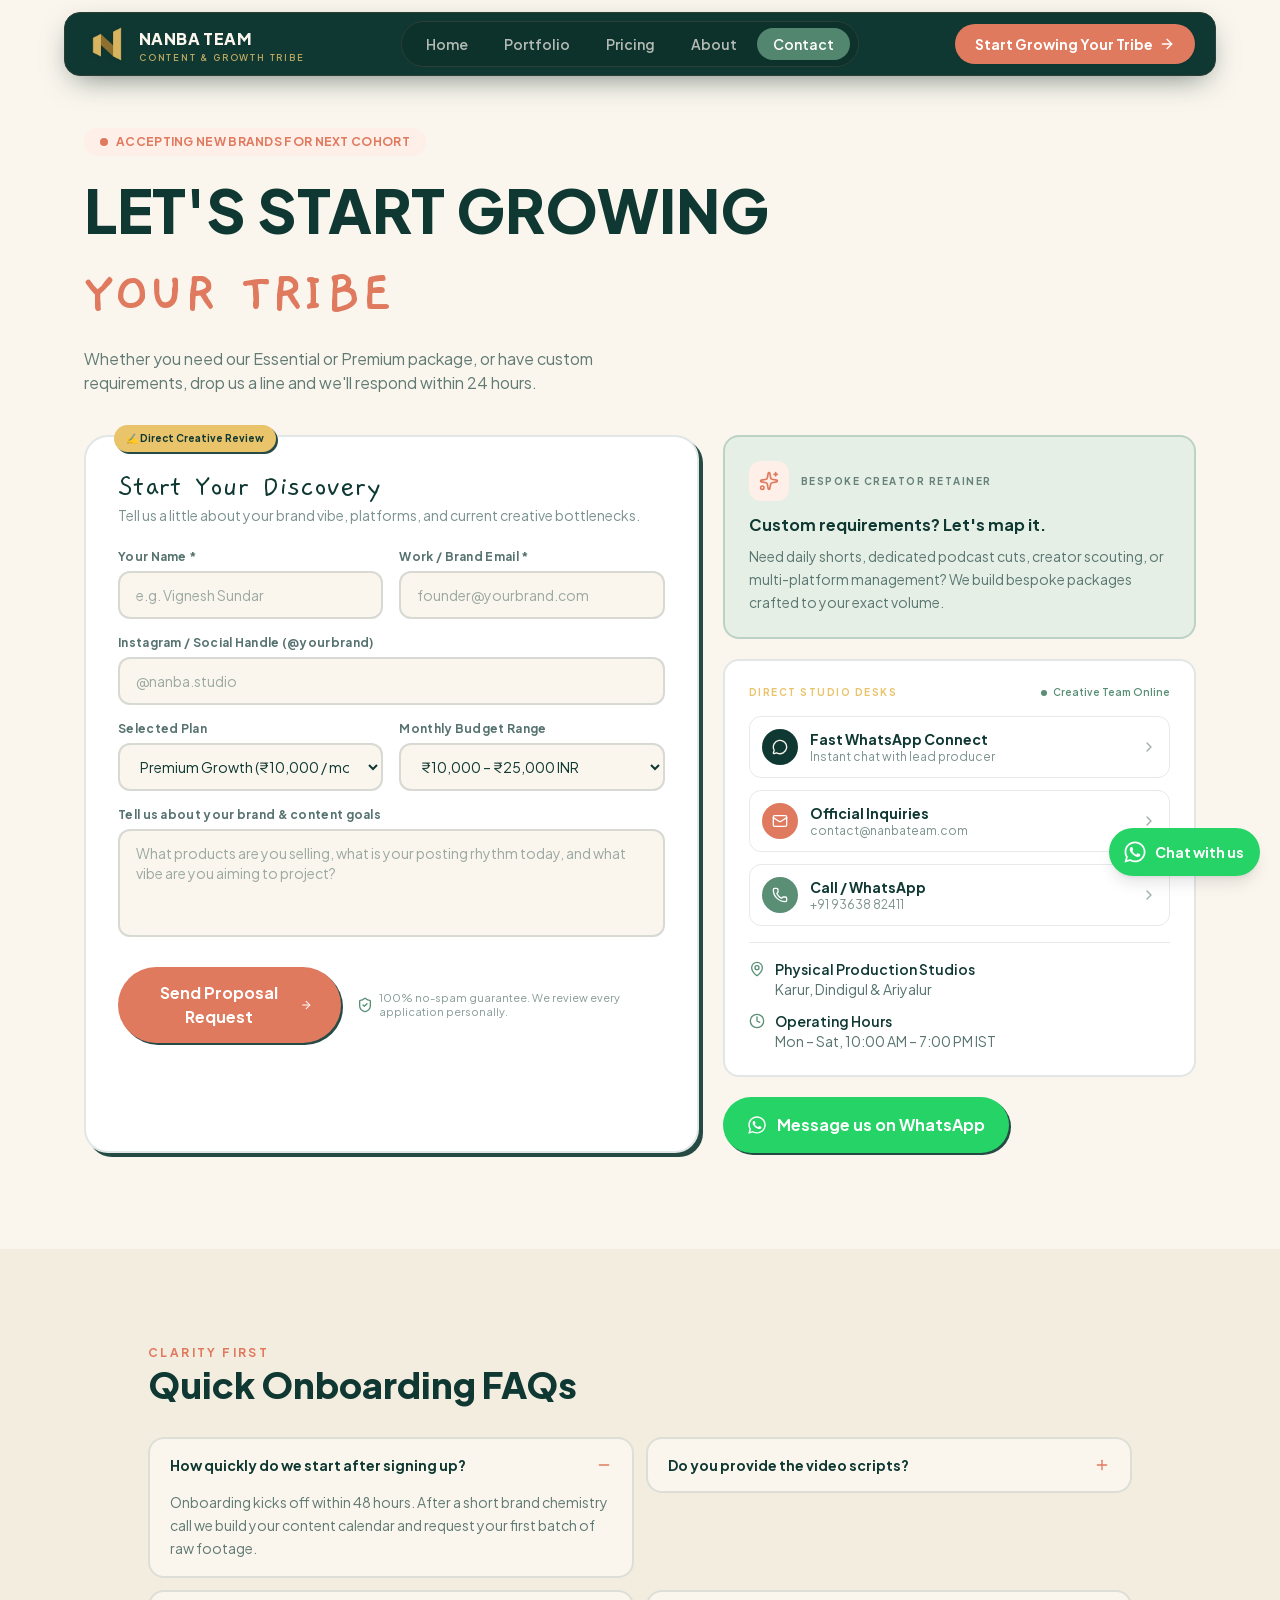
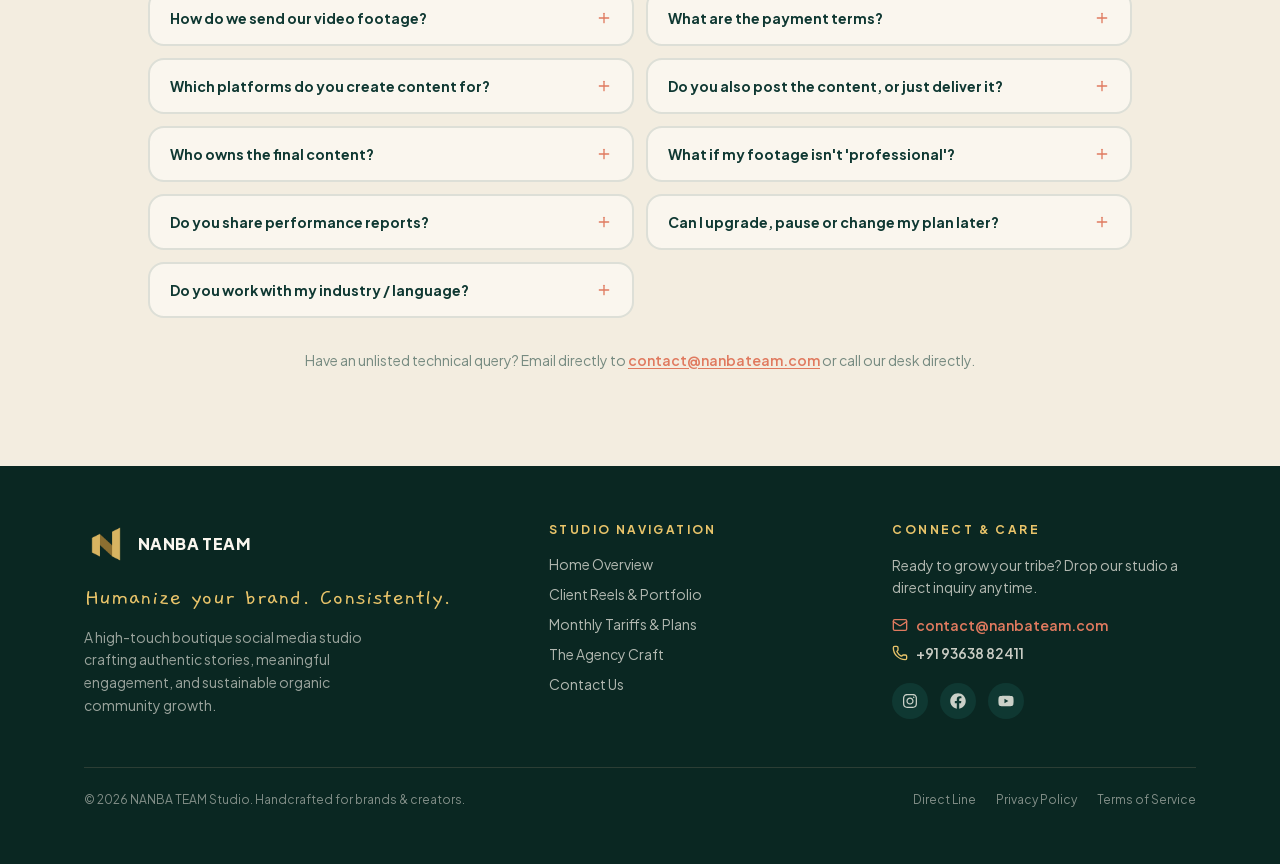
<file: contact.html>
<!DOCTYPE html><html lang="en" class="gaegu_7c26d8f-module__zzpwxG__variable plus_jakarta_sans_e9451152-module__eMpaqG__variable h-full scroll-smooth antialiased overflow-x-clip"><head><meta charSet="utf-8"/><meta name="viewport" content="width=device-width, initial-scale=1"/><link rel="preload" href="/_next/static/media/02ab09f9d763c490-s.p.2z06xqu30airl.woff2" as="font" crossorigin="" type="font/woff2"/><link rel="preload" href="/_next/static/media/07f6361e5a7f80df-s.p.26av2_jsbqw2v.woff2" as="font" crossorigin="" type="font/woff2"/><link rel="preload" href="/_next/static/media/0889c66bad9b3c3b-s.p.3bu5-yd8kl91o.woff2" as="font" crossorigin="" type="font/woff2"/><link rel="preload" href="/_next/static/media/0be4ac5e39e9c602-s.p.1ew488432_xl1.woff2" as="font" crossorigin="" type="font/woff2"/><link rel="preload" href="/_next/static/media/0d9b096f9220bd2f-s.p.0mh0q1hdow45z.woff2" as="font" crossorigin="" type="font/woff2"/><link rel="preload" href="/_next/static/media/1ad3d68beda43b24-s.p.2brx1eskz0krx.woff2" as="font" crossorigin="" type="font/woff2"/><link rel="preload" href="/_next/static/media/1ee19894c821c06f-s.p.36zhr-3iyc0t_.woff2" as="font" crossorigin="" type="font/woff2"/><link rel="preload" href="/_next/static/media/202883325cd39b81-s.p.34hb9edh362c2.woff2" as="font" crossorigin="" type="font/woff2"/><link rel="preload" href="/_next/static/media/204f31b94d038ed8-s.p.2ocgn5f1t_rbs.woff2" as="font" crossorigin="" type="font/woff2"/><link rel="preload" href="/_next/static/media/20c699199e222389-s.p.2qbe9lbhqfc7x.woff2" as="font" crossorigin="" type="font/woff2"/><link rel="preload" href="/_next/static/media/21991a609c1e4f24-s.p.1x-bwd_pke8d1.woff2" as="font" crossorigin="" type="font/woff2"/><link rel="preload" href="/_next/static/media/2226ad673b3fc0f6-s.p.1l7dnuyk6zhsk.woff2" as="font" crossorigin="" type="font/woff2"/><link rel="preload" href="/_next/static/media/2348b8dc2aca3f08-s.p.18v5fvstyihp3.woff2" as="font" crossorigin="" type="font/woff2"/><link rel="preload" href="/_next/static/media/237cbc7a510357a4-s.p.1iu-ph6b7b-4t.woff2" as="font" crossorigin="" type="font/woff2"/><link rel="preload" href="/_next/static/media/2b2eb8324c5f676a-s.p.2213uwbx3dwca.woff2" as="font" crossorigin="" type="font/woff2"/><link rel="preload" href="/_next/static/media/2b9962b1a2496f46-s.p.17w4vje8-ipgt.woff2" as="font" crossorigin="" type="font/woff2"/><link rel="preload" href="/_next/static/media/31d5de0b6304925d-s.p.3h4ut7jubgzyn.woff2" as="font" crossorigin="" type="font/woff2"/><link rel="preload" href="/_next/static/media/388ed6884b939c78-s.p.39i7gisshnir0.woff2" as="font" crossorigin="" type="font/woff2"/><link rel="preload" href="/_next/static/media/39bf5d97aec1c546-s.p.06c_m0aisupbr.woff2" as="font" crossorigin="" type="font/woff2"/><link rel="preload" href="/_next/static/media/39cc94e2095c98c9-s.p.3ud9gf32vyxjr.woff2" as="font" crossorigin="" type="font/woff2"/><link rel="preload" href="/_next/static/media/3bafb67cb5db234f-s.p.0sein3sbia7yl.woff2" as="font" crossorigin="" type="font/woff2"/><link rel="preload" href="/_next/static/media/3fd9a1b1e379a4e3-s.p.2aq_x5zo8qukl.woff2" as="font" crossorigin="" type="font/woff2"/><link rel="preload" href="/_next/static/media/41756c35938a897b-s.p.3ij7sxvma5f83.woff2" as="font" crossorigin="" type="font/woff2"/><link rel="preload" href="/_next/static/media/44f842f7de634629-s.p.30w83po6pjqte.woff2" as="font" crossorigin="" type="font/woff2"/><link rel="preload" href="/_next/static/media/47696934a7570da2-s.p.1rtq36x7rz84k.woff2" as="font" crossorigin="" type="font/woff2"/><link rel="preload" href="/_next/static/media/4839acb9d141f772-s.p.3eb2uesbhz9fa.woff2" as="font" crossorigin="" type="font/woff2"/><link rel="preload" href="/_next/static/media/48a96dcb9690e60c-s.p.0c49pac54i1ry.woff2" as="font" crossorigin="" type="font/woff2"/><link rel="preload" href="/_next/static/media/4d2098fe38b52459-s.p.1-31cv4hlnr44.woff2" as="font" crossorigin="" type="font/woff2"/><link rel="preload" href="/_next/static/media/4edddecc9770748a-s.p.3b52kuw3s317p.woff2" as="font" crossorigin="" type="font/woff2"/><link rel="preload" href="/_next/static/media/4ef28ae728707c88-s.p.0hv5pa9fvdldx.woff2" as="font" crossorigin="" type="font/woff2"/><link rel="preload" href="/_next/static/media/510d904d59ba32cc-s.p.3wwjw6hl4fb2d.woff2" as="font" crossorigin="" type="font/woff2"/><link rel="preload" href="/_next/static/media/542b922a717396a8-s.p.00eqib7ed9sjx.woff2" as="font" crossorigin="" type="font/woff2"/><link rel="preload" href="/_next/static/media/54ff2b849676b7ad-s.p.0v1eac1x8dybe.woff2" as="font" crossorigin="" type="font/woff2"/><link rel="preload" href="/_next/static/media/551ad6335de14b6d-s.p.3axi0fmzhcr48.woff2" as="font" crossorigin="" type="font/woff2"/><link rel="preload" href="/_next/static/media/555f6c9779a6ea2f-s.p.008y3w7hox3jm.woff2" as="font" crossorigin="" type="font/woff2"/><link rel="preload" href="/_next/static/media/5e3de3e2d3980614-s.p.0q-k4db4rpss1.woff2" as="font" crossorigin="" type="font/woff2"/><link rel="preload" href="/_next/static/media/5fd7b71943441d3d-s.p.2bggcmk0jzdee.woff2" as="font" crossorigin="" type="font/woff2"/><link rel="preload" href="/_next/static/media/60e97c82bbf2656a-s.p.0ha4tyojtkydt.woff2" as="font" crossorigin="" type="font/woff2"/><link rel="preload" href="/_next/static/media/633700c5144cf57b-s.p.071i-7zxz9gi2.woff2" as="font" crossorigin="" type="font/woff2"/><link rel="preload" href="/_next/static/media/6859b2bc6353e7e0-s.p.2d4wovlvb57bc.woff2" as="font" crossorigin="" type="font/woff2"/><link rel="preload" href="/_next/static/media/70624fd140078077-s.p.23jkk6rr0_8fk.woff2" as="font" crossorigin="" type="font/woff2"/><link rel="preload" href="/_next/static/media/708ac5215e601874-s.p.1otlbanmpt5tq.woff2" as="font" crossorigin="" type="font/woff2"/><link rel="preload" href="/_next/static/media/740073afa6d6604a-s.p.1nbpk8-73d_oc.woff2" as="font" crossorigin="" type="font/woff2"/><link rel="preload" href="/_next/static/media/768b290376bb94a3-s.p.1oto7bq1wstw1.woff2" as="font" crossorigin="" type="font/woff2"/><link rel="preload" href="/_next/static/media/789ae921f9ad0c32-s.p.1hzfxwe0g_4r6.woff2" as="font" crossorigin="" type="font/woff2"/><link rel="preload" href="/_next/static/media/794e4d4a6de731ed-s.p.434e-nz-wzhqd.woff2" as="font" crossorigin="" type="font/woff2"/><link rel="preload" href="/_next/static/media/7a9067cce673902f-s.p.2vrfifoe5swj7.woff2" as="font" crossorigin="" type="font/woff2"/><link rel="preload" href="/_next/static/media/7a989262f8963453-s.p.3dgdp7v1qvdfw.woff2" as="font" crossorigin="" type="font/woff2"/><link rel="preload" href="/_next/static/media/7fd638b15ad3af69-s.p.2rtd4_em2kmrp.woff2" as="font" crossorigin="" type="font/woff2"/><link rel="preload" href="/_next/static/media/80acc2f9d1790aee-s.p.3p1t1rei93fh0.woff2" as="font" crossorigin="" type="font/woff2"/><link rel="preload" href="/_next/static/media/8a172900e148830b-s.p.2w3jr8on308z4.woff2" as="font" crossorigin="" type="font/woff2"/><link rel="preload" href="/_next/static/media/8a706fcd092647c2-s.p.3f42frf00l82t.woff2" as="font" crossorigin="" type="font/woff2"/><link rel="preload" href="/_next/static/media/8ac56e8155405d86-s.p.2bbg-70eaudbk.woff2" as="font" crossorigin="" type="font/woff2"/><link rel="preload" href="/_next/static/media/8dd9d9ccf770dc02-s.p.04cq_wu1aeppn.woff2" as="font" crossorigin="" type="font/woff2"/><link rel="preload" href="/_next/static/media/8f102ac0d216e63f-s.p.0c_kz8whdv8or.woff2" as="font" crossorigin="" type="font/woff2"/><link rel="preload" href="/_next/static/media/8f8866676db871eb-s.p.40j30xrne1tay.woff2" as="font" crossorigin="" type="font/woff2"/><link rel="preload" href="/_next/static/media/9001c6e9193bd339-s.p.08unp-5_f1nmc.woff2" as="font" crossorigin="" type="font/woff2"/><link rel="preload" href="/_next/static/media/90cc20c11ed8e383-s.p.0apishbt6ot2x.woff2" as="font" crossorigin="" type="font/woff2"/><link rel="preload" href="/_next/static/media/92a4078f473b310a-s.p.3fholbloho3ce.woff2" as="font" crossorigin="" type="font/woff2"/><link rel="preload" href="/_next/static/media/966bb41cb5a84927-s.p.099ncwluo1pwv.woff2" as="font" crossorigin="" type="font/woff2"/><link rel="preload" href="/_next/static/media/9a2b8e2c490f308b-s.p.1tz91wep1x4gt.woff2" as="font" crossorigin="" type="font/woff2"/><link rel="preload" href="/_next/static/media/a80e5595f83d8b55-s.p.141x3jy_o2s_c.woff2" as="font" crossorigin="" type="font/woff2"/><link rel="preload" href="/_next/static/media/a867e5c2eed94751-s.p.23t_b7b8id_jc.woff2" as="font" crossorigin="" type="font/woff2"/><link rel="preload" href="/_next/static/media/abb9471e6803e3b8-s.p.16wdtjxottyq5.woff2" as="font" crossorigin="" type="font/woff2"/><link rel="preload" href="/_next/static/media/ac24db6a9998d311-s.p.3k92o99w2r654.woff2" as="font" crossorigin="" type="font/woff2"/><link rel="preload" href="/_next/static/media/adcb0330ba1b733e-s.p.3e9hq8x9jcw5f.woff2" as="font" crossorigin="" type="font/woff2"/><link rel="preload" href="/_next/static/media/b16d1c0c05e32a60-s.p.3hmujwi2x_d30.woff2" as="font" crossorigin="" type="font/woff2"/><link rel="preload" href="/_next/static/media/b8e59591506d0376-s.p.3br1yix7oid_s.woff2" as="font" crossorigin="" type="font/woff2"/><link rel="preload" href="/_next/static/media/b9de63e0a9fe0cf2-s.p.0kjbuy1fntxbt.woff2" as="font" crossorigin="" type="font/woff2"/><link rel="preload" href="/_next/static/media/c0f41373200663e9-s.p.17cwfm6qvzrcp.woff2" as="font" crossorigin="" type="font/woff2"/><link rel="preload" href="/_next/static/media/c14643a64a206949-s.p.44vfzu3s8d0o-.woff2" as="font" crossorigin="" type="font/woff2"/><link rel="preload" href="/_next/static/media/c18b3b7a2b12e7e3-s.p.3mcuhpjyi5m-5.woff2" as="font" crossorigin="" type="font/woff2"/><link rel="preload" href="/_next/static/media/c3a2990550a35540-s.p.1jwaqtabaz-m1.woff2" as="font" crossorigin="" type="font/woff2"/><link rel="preload" href="/_next/static/media/c81cd2cb3833e14d-s.p.1a-mlleribx4n.woff2" as="font" crossorigin="" type="font/woff2"/><link rel="preload" href="/_next/static/media/c8913da47d88777c-s.p.2u7ia6dg59fw9.woff2" as="font" crossorigin="" type="font/woff2"/><link rel="preload" href="/_next/static/media/cb01828b1f2642c1-s.p.0er-mb7ckf2du.woff2" as="font" crossorigin="" type="font/woff2"/><link rel="preload" href="/_next/static/media/cd147e7610168de3-s.p.30ah9lebvhxwf.woff2" as="font" crossorigin="" type="font/woff2"/><link rel="preload" href="/_next/static/media/d409128fdf063a28-s.p.2nleos27rd6dz.woff2" as="font" crossorigin="" type="font/woff2"/><link rel="preload" href="/_next/static/media/d87a2a6770484bbb-s.p.44z_7ancu-y5w.woff2" as="font" crossorigin="" type="font/woff2"/><link rel="preload" href="/_next/static/media/d87fe24f77c16a44-s.p.2pxhm5vwfw62e.woff2" as="font" crossorigin="" type="font/woff2"/><link rel="preload" href="/_next/static/media/da58ab5d8c1bbfc4-s.p.30j5qaj7faer7.woff2" as="font" crossorigin="" type="font/woff2"/><link rel="preload" href="/_next/static/media/db7b7fd3abb88410-s.p.16kneh1k30jk1.woff2" as="font" crossorigin="" type="font/woff2"/><link rel="preload" href="/_next/static/media/e04cae570ef1238a-s.p.0rzafts9fhw6x.woff2" as="font" crossorigin="" type="font/woff2"/><link rel="preload" href="/_next/static/media/e1e2f928535adaaf-s.p.3gedjnv4zpaja.woff2" as="font" crossorigin="" type="font/woff2"/><link rel="preload" href="/_next/static/media/e2c8bcaf359549f0-s.p.40ou3re1-vfex.woff2" as="font" crossorigin="" type="font/woff2"/><link rel="preload" href="/_next/static/media/e6e2c050d15af498-s.p.3m5ws44fh70q_.woff2" as="font" crossorigin="" type="font/woff2"/><link rel="preload" href="/_next/static/media/ef928e3c69d1408e-s.p.1j8bi-_bymyuh.woff2" as="font" crossorigin="" type="font/woff2"/><link rel="preload" href="/_next/static/media/f4a375c7008cdc4c-s.p.2hn01u8byatk2.woff2" as="font" crossorigin="" type="font/woff2"/><link rel="preload" href="/_next/static/media/f757dc6152132153-s.p.1s9qu896-qyi0.woff2" as="font" crossorigin="" type="font/woff2"/><link rel="preload" href="/_next/static/media/fba5a26ea33df6a3-s.p.18rizl4rsrl42.woff2" as="font" crossorigin="" type="font/woff2"/><link rel="preload" href="/_next/static/media/ff517ff56ff3579f-s.p.3s8bii8asllhp.woff2" as="font" crossorigin="" type="font/woff2"/><link rel="preload" as="image" href="/logo.png"/><link rel="stylesheet" href="/_next/static/chunks/14yj1wxo8a4u_.css" data-precedence="next"/><link rel="stylesheet" href="/_next/static/chunks/3tbpycs7i3__p.css" data-precedence="next"/><link rel="preload" as="script" fetchPriority="low" href="/_next/static/chunks/3s6nzrbk-8mnv.js"/><script src="/_next/static/chunks/19mx3mg6lkumu.js" async=""></script><script src="/_next/static/chunks/3g4px251sg85e.js" async=""></script><script src="/_next/static/chunks/0tgjiok8t6d_n.js" async=""></script><script src="/_next/static/chunks/turbopack-2wgs7irzom57_.js" async=""></script><script src="/_next/static/chunks/0h2qsuyze9ds1.js" async=""></script><script src="/_next/static/chunks/3urocd201did3.js" async=""></script><script src="/_next/static/chunks/0pyc2b04r1ucd.js" async=""></script><script src="/_next/static/chunks/1_kdzz48cb5_0.js" async=""></script><script src="/_next/static/chunks/2f18mqlf57avx.js" async=""></script><title>NANBA TEAM — Humanize Your Brand. Consistently.</title><meta name="description" content="A high-touch boutique social media studio crafting authentic short-form video content, reels and page management for founders, creators and indie brands."/><link rel="icon" href="/favicon.ico?favicon.1oj3ag_hqwmh9.ico" sizes="64x64" type="image/x-icon"/><link rel="icon" href="/icon.png?icon.25h7l8lnt34qs.png" sizes="512x512" type="image/png"/><meta name="next-size-adjust" content=""/><script src="/_next/static/chunks/0cz1d0mv5g_q7.js" noModule=""></script></head><body class="min-h-full flex flex-col overflow-x-hidden bg-brand-cream text-brand-teal font-sans selection:bg-brand-gold/40 pb-16 md:pb-0"><div hidden=""><!--$--><!--/$--></div><nav class="fixed top-0 inset-x-0 z-50 px-3 sm:px-4 pt-3"><div class="max-w-6xl mx-auto px-4 sm:px-5 h-14 md:h-16 flex items-center justify-center md:justify-between rounded-2xl bg-brand-teal border border-brand-border shadow-[0_10px_30px_-10px_rgba(10,39,34,0.6)]"><a class="flex items-center gap-2.5" href="/"><img alt="NANBA TEAM logo" width="44" height="44" decoding="async" data-nimg="1" class="w-10 h-10 md:w-11 md:h-11 object-contain drop-shadow" style="color:transparent" src="/logo.png"/><span class="leading-none"><span class="block text-brand-cream font-extrabold tracking-wide text-sm md:text-base">NANBA TEAM</span><span class="block text-brand-gold/80 text-[9px] font-semibold tracking-[0.2em] mt-0.5">CONTENT &amp; GROWTH TRIBE</span></span></a><div class="hidden md:flex items-center gap-1 bg-brand-dark/40 rounded-full px-2 py-1.5 border border-brand-border"><a class="px-4 py-1.5 rounded-full text-sm font-semibold transition-colors text-brand-cream/70 hover:text-brand-cream" href="/">Home</a><a class="px-4 py-1.5 rounded-full text-sm font-semibold transition-colors text-brand-cream/70 hover:text-brand-cream" href="/portfolio">Portfolio</a><a class="px-4 py-1.5 rounded-full text-sm font-semibold transition-colors text-brand-cream/70 hover:text-brand-cream" href="/pricing">Pricing</a><a class="px-4 py-1.5 rounded-full text-sm font-semibold transition-colors text-brand-cream/70 hover:text-brand-cream" href="/about">About</a><a class="px-4 py-1.5 rounded-full text-sm font-semibold transition-colors bg-brand-sage/90 text-white" href="/contact">Contact</a></div><a class="hidden md:inline-flex items-center gap-1.5 bg-brand-terracotta text-white text-sm font-bold px-4 lg:px-5 py-2.5 rounded-full hover:brightness-105 transition-all shadow-doodle-sm" href="/contact">Start Growing Your Tribe<svg xmlns="http://www.w3.org/2000/svg" width="24" height="24" viewBox="0 0 24 24" fill="none" stroke="currentColor" stroke-width="2" stroke-linecap="round" stroke-linejoin="round" class="lucide lucide-arrow-right w-4 h-4" aria-hidden="true"><path d="M5 12h14"></path><path d="m12 5 7 7-7 7"></path></svg></a></div></nav><main class="flex-1"><section class="bg-brand-cream pt-28 md:pt-32 pb-16 md:pb-24"><div class="max-w-6xl mx-auto px-5"><span class="inline-flex items-center gap-2 text-xs font-bold bg-brand-peach text-brand-terracotta rounded-full px-4 py-1.5 tracking-wide"><span class="w-2 h-2 rounded-full bg-brand-terracotta animate-pulse"></span>ACCEPTING NEW BRANDS FOR NEXT COHORT</span><h1 class="mt-4 text-4xl md:text-6xl font-extrabold text-brand-teal leading-tight">LET&#x27;S START GROWING<br/><span class="font-hand text-brand-terracotta">YOUR TRIBE</span></h1><p class="mt-4 text-brand-teal/65 max-w-xl">Whether you need our Essential or Premium package, or have custom requirements, drop us a line and we&#x27;ll respond within 24 hours.</p><div class="mt-10 grid gap-6 lg:grid-cols-[1.3fr_1fr]"><form class="relative bg-white rounded-3xl border-2 border-brand-teal/12 p-6 md:p-8 shadow-doodle"><span class="absolute -top-3 left-7 bg-brand-gold text-brand-teal text-[10px] font-bold px-3 py-1.5 rounded-full shadow-doodle-sm">✍ Direct Creative Review</span><h2 class="font-hand text-brand-teal text-3xl">Start Your Discovery</h2><p class="text-brand-teal/55 text-sm mb-6">Tell us a little about your brand vibe, platforms, and current creative bottlenecks.</p><div class="grid sm:grid-cols-2 gap-4"><div><label class="block text-xs font-bold text-brand-teal/70 mb-1.5 tracking-wide">Your Name *</label><input required="" placeholder="e.g. Vignesh Sundar" class="w-full rounded-xl border-2 border-brand-teal/15 bg-brand-cream px-4 py-3 text-sm text-brand-teal placeholder:text-brand-teal/40 focus:border-brand-sage focus:outline-none transition-colors" value=""/></div><div><label class="block text-xs font-bold text-brand-teal/70 mb-1.5 tracking-wide">Work / Brand Email *</label><input required="" type="email" placeholder="founder@yourbrand.com" class="w-full rounded-xl border-2 border-brand-teal/15 bg-brand-cream px-4 py-3 text-sm text-brand-teal placeholder:text-brand-teal/40 focus:border-brand-sage focus:outline-none transition-colors" value=""/></div></div><div class="mt-4"><label class="block text-xs font-bold text-brand-teal/70 mb-1.5 tracking-wide">Instagram / Social Handle (@yourbrand)</label><input placeholder="@nanba.studio" class="w-full rounded-xl border-2 border-brand-teal/15 bg-brand-cream px-4 py-3 text-sm text-brand-teal placeholder:text-brand-teal/40 focus:border-brand-sage focus:outline-none transition-colors" value=""/></div><div class="mt-4 grid sm:grid-cols-2 gap-4"><div><label class="block text-xs font-bold text-brand-teal/70 mb-1.5 tracking-wide">Selected Plan</label><select class="w-full rounded-xl border-2 border-brand-teal/15 bg-brand-cream px-4 py-3 text-sm text-brand-teal placeholder:text-brand-teal/40 focus:border-brand-sage focus:outline-none transition-colors"><option selected="">Premium Growth (₹10,000 / mo)</option><option>Essential (₹5,000 / mo)</option><option>Custom Requirement</option></select></div><div><label class="block text-xs font-bold text-brand-teal/70 mb-1.5 tracking-wide">Monthly Budget Range</label><select class="w-full rounded-xl border-2 border-brand-teal/15 bg-brand-cream px-4 py-3 text-sm text-brand-teal placeholder:text-brand-teal/40 focus:border-brand-sage focus:outline-none transition-colors"><option>₹5,000 – ₹10,000 INR</option><option selected="">₹10,000 – ₹25,000 INR</option><option>₹25,000+ INR</option></select></div></div><div class="mt-4"><label class="block text-xs font-bold text-brand-teal/70 mb-1.5 tracking-wide">Tell us about your brand &amp; content goals</label><textarea rows="4" placeholder="What products are you selling, what is your posting rhythm today, and what vibe are you aiming to project?" class="w-full rounded-xl border-2 border-brand-teal/15 bg-brand-cream px-4 py-3 text-sm text-brand-teal placeholder:text-brand-teal/40 focus:border-brand-sage focus:outline-none transition-colors resize-none"></textarea></div><div class="mt-6 flex flex-col sm:flex-row items-center gap-4"><button type="submit" class="inline-flex items-center justify-center gap-2 bg-brand-terracotta text-white font-bold px-7 py-3.5 rounded-full hover:brightness-105 transition-all shadow-doodle-sm w-full sm:w-auto">Send Proposal Request <svg xmlns="http://www.w3.org/2000/svg" width="24" height="24" viewBox="0 0 24 24" fill="none" stroke="currentColor" stroke-width="2" stroke-linecap="round" stroke-linejoin="round" class="lucide lucide-arrow-right w-4 h-4" aria-hidden="true"><path d="M5 12h14"></path><path d="m12 5 7 7-7 7"></path></svg></button><p class="flex items-center gap-1.5 text-[11px] text-brand-teal/50 leading-tight"><svg xmlns="http://www.w3.org/2000/svg" width="24" height="24" viewBox="0 0 24 24" fill="none" stroke="currentColor" stroke-width="2" stroke-linecap="round" stroke-linejoin="round" class="lucide lucide-shield-check w-4 h-4 text-brand-sage shrink-0" aria-hidden="true"><path d="M20 13c0 5-3.5 7.5-7.66 8.95a1 1 0 0 1-.67-.01C7.5 20.5 4 18 4 13V6a1 1 0 0 1 1-1c2 0 4.5-1.2 6.24-2.72a1.17 1.17 0 0 1 1.52 0C14.51 3.81 17 5 19 5a1 1 0 0 1 1 1z"></path><path d="m9 12 2 2 4-4"></path></svg>100% no-spam guarantee. We review every application personally.</p></div></form><div class="space-y-5"><div class="bg-brand-matcha rounded-2xl border-2 border-brand-sage/30 p-6"><div class="flex items-center gap-3 mb-3"><span class="w-10 h-10 rounded-xl bg-brand-peach flex items-center justify-center text-brand-terracotta"><svg xmlns="http://www.w3.org/2000/svg" width="24" height="24" viewBox="0 0 24 24" fill="none" stroke="currentColor" stroke-width="2" stroke-linecap="round" stroke-linejoin="round" class="lucide lucide-sparkles lucide-stars w-5 h-5" aria-hidden="true"><path d="M11.017 2.814a1 1 0 0 1 1.966 0l1.051 5.558a2 2 0 0 0 1.594 1.594l5.558 1.051a1 1 0 0 1 0 1.966l-5.558 1.051a2 2 0 0 0-1.594 1.594l-1.051 5.558a1 1 0 0 1-1.966 0l-1.051-5.558a2 2 0 0 0-1.594-1.594l-5.558-1.051a1 1 0 0 1 0-1.966l5.558-1.051a2 2 0 0 0 1.594-1.594z"></path><path d="M20 2v4"></path><path d="M22 4h-4"></path><circle cx="4" cy="20" r="2"></circle></svg></span><p class="text-[10px] font-bold tracking-[0.15em] text-brand-teal/60">BESPOKE CREATOR RETAINER</p></div><h3 class="font-bold text-brand-teal mb-2">Custom requirements? Let&#x27;s map it.</h3><p class="text-brand-teal/65 text-sm leading-relaxed">Need daily shorts, dedicated podcast cuts, creator scouting, or multi-platform management? We build bespoke packages crafted to your exact volume.</p></div><div class="bg-white rounded-2xl border-2 border-brand-teal/12 p-6"><div class="flex items-center justify-between mb-4"><p class="text-[10px] font-bold tracking-[0.15em] text-brand-gold">DIRECT STUDIO DESKS</p><span class="inline-flex items-center gap-1.5 text-[10px] font-semibold text-brand-sage"><span class="w-1.5 h-1.5 rounded-full bg-brand-sage animate-pulse"></span>Creative Team Online</span></div><button type="button" class="w-full text-left flex items-center gap-3 rounded-xl border border-brand-teal/10 p-3 hover:bg-brand-cream transition-colors"><span class="w-9 h-9 rounded-full bg-brand-teal flex items-center justify-center text-brand-cream"><svg xmlns="http://www.w3.org/2000/svg" width="24" height="24" viewBox="0 0 24 24" fill="none" stroke="currentColor" stroke-width="2" stroke-linecap="round" stroke-linejoin="round" class="lucide lucide-message-circle w-4 h-4" aria-hidden="true"><path d="M2.992 16.342a2 2 0 0 1 .094 1.167l-1.065 3.29a1 1 0 0 0 1.236 1.168l3.413-.998a2 2 0 0 1 1.099.092 10 10 0 1 0-4.777-4.719"></path></svg></span><span class="flex-1"><span class="block font-bold text-brand-teal text-sm">Fast WhatsApp Connect</span><span class="block text-xs text-brand-teal/55">Instant chat with lead producer</span></span><svg xmlns="http://www.w3.org/2000/svg" width="24" height="24" viewBox="0 0 24 24" fill="none" stroke="currentColor" stroke-width="2" stroke-linecap="round" stroke-linejoin="round" class="lucide lucide-chevron-right w-4 h-4 text-brand-teal/40" aria-hidden="true"><path d="m9 18 6-6-6-6"></path></svg></button><a href="mailto:contact@nanbateam.com" class="mt-3 flex items-center gap-3 rounded-xl border border-brand-teal/10 p-3 hover:bg-brand-cream transition-colors"><span class="w-9 h-9 rounded-full bg-brand-terracotta flex items-center justify-center text-white"><svg xmlns="http://www.w3.org/2000/svg" width="24" height="24" viewBox="0 0 24 24" fill="none" stroke="currentColor" stroke-width="2" stroke-linecap="round" stroke-linejoin="round" class="lucide lucide-mail w-4 h-4" aria-hidden="true"><path d="m22 7-8.991 5.727a2 2 0 0 1-2.009 0L2 7"></path><rect x="2" y="4" width="20" height="16" rx="2"></rect></svg></span><span class="flex-1"><span class="block font-bold text-brand-teal text-sm">Official Inquiries</span><span class="block text-xs text-brand-teal/55">contact@nanbateam.com</span></span><svg xmlns="http://www.w3.org/2000/svg" width="24" height="24" viewBox="0 0 24 24" fill="none" stroke="currentColor" stroke-width="2" stroke-linecap="round" stroke-linejoin="round" class="lucide lucide-chevron-right w-4 h-4 text-brand-teal/40" aria-hidden="true"><path d="m9 18 6-6-6-6"></path></svg></a><a href="tel:+919363882411" class="mt-3 flex items-center gap-3 rounded-xl border border-brand-teal/10 p-3 hover:bg-brand-cream transition-colors"><span class="w-9 h-9 rounded-full bg-brand-sage flex items-center justify-center text-white"><svg xmlns="http://www.w3.org/2000/svg" width="24" height="24" viewBox="0 0 24 24" fill="none" stroke="currentColor" stroke-width="2" stroke-linecap="round" stroke-linejoin="round" class="lucide lucide-phone w-4 h-4" aria-hidden="true"><path d="M13.832 16.568a1 1 0 0 0 1.213-.303l.355-.465A2 2 0 0 1 17 15h3a2 2 0 0 1 2 2v3a2 2 0 0 1-2 2A18 18 0 0 1 2 4a2 2 0 0 1 2-2h3a2 2 0 0 1 2 2v3a2 2 0 0 1-.8 1.6l-.468.351a1 1 0 0 0-.292 1.233 14 14 0 0 0 6.392 6.384"></path></svg></span><span class="flex-1"><span class="block font-bold text-brand-teal text-sm">Call / WhatsApp</span><span class="block text-xs text-brand-teal/55">+91 93638 82411</span></span><svg xmlns="http://www.w3.org/2000/svg" width="24" height="24" viewBox="0 0 24 24" fill="none" stroke="currentColor" stroke-width="2" stroke-linecap="round" stroke-linejoin="round" class="lucide lucide-chevron-right w-4 h-4 text-brand-teal/40" aria-hidden="true"><path d="m9 18 6-6-6-6"></path></svg></a><div class="mt-4 pt-4 border-t border-brand-teal/10 space-y-3"><p class="flex items-start gap-2.5 text-sm"><svg xmlns="http://www.w3.org/2000/svg" width="24" height="24" viewBox="0 0 24 24" fill="none" stroke="currentColor" stroke-width="2" stroke-linecap="round" stroke-linejoin="round" class="lucide lucide-map-pin w-4 h-4 text-brand-sage mt-0.5 shrink-0" aria-hidden="true"><path d="M20 10c0 4.993-5.539 10.193-7.399 11.799a1 1 0 0 1-1.202 0C9.539 20.193 4 14.993 4 10a8 8 0 0 1 16 0"></path><circle cx="12" cy="10" r="3"></circle></svg><span class="text-brand-teal/70"><span class="font-semibold text-brand-teal block">Physical Production Studios</span>Karur, Dindigul &amp; Ariyalur</span></p><p class="flex items-start gap-2.5 text-sm"><svg xmlns="http://www.w3.org/2000/svg" width="24" height="24" viewBox="0 0 24 24" fill="none" stroke="currentColor" stroke-width="2" stroke-linecap="round" stroke-linejoin="round" class="lucide lucide-clock w-4 h-4 text-brand-sage mt-0.5 shrink-0" aria-hidden="true"><circle cx="12" cy="12" r="10"></circle><path d="M12 6v6l4 2"></path></svg><span class="text-brand-teal/70"><span class="font-semibold text-brand-teal block">Operating Hours</span>Mon – Sat, 10:00 AM – 7:00 PM IST</span></p></div></div><button type="button" class="flex items-center justify-center gap-2.5 bg-[#25D366] text-white font-bold rounded-full px-6 py-4 hover:brightness-105 transition-all shadow-doodle-sm"><svg stroke="currentColor" fill="currentColor" stroke-width="0" viewBox="0 0 448 512" class="w-5 h-5" height="1em" width="1em" xmlns="http://www.w3.org/2000/svg"><path d="M380.9 97.1C339 55.1 283.2 32 223.9 32c-122.4 0-222 99.6-222 222 0 39.1 10.2 77.3 29.6 111L0 480l117.7-30.9c32.4 17.7 68.9 27 106.1 27h.1c122.3 0 224.1-99.6 224.1-222 0-59.3-25.2-115-67.1-157zm-157 341.6c-33.2 0-65.7-8.9-94-25.7l-6.7-4-69.8 18.3L72 359.2l-4.4-7c-18.5-29.4-28.2-63.3-28.2-98.2 0-101.7 82.8-184.5 184.6-184.5 49.3 0 95.6 19.2 130.4 54.1 34.8 34.9 56.2 81.2 56.1 130.5 0 101.8-84.9 184.6-186.6 184.6zm101.2-138.2c-5.5-2.8-32.8-16.2-37.9-18-5.1-1.9-8.8-2.8-12.5 2.8-3.7 5.6-14.3 18-17.6 21.8-3.2 3.7-6.5 4.2-12 1.4-32.6-16.3-54-29.1-75.5-66-5.7-9.8 5.7-9.1 16.3-30.3 1.8-3.7.9-6.9-.5-9.7-1.4-2.8-12.5-30.1-17.1-41.2-4.5-10.8-9.1-9.3-12.5-9.5-3.2-.2-6.9-.2-10.6-.2-3.7 0-9.7 1.4-14.8 6.9-5.1 5.6-19.4 19-19.4 46.3 0 27.3 19.9 53.7 22.6 57.4 2.8 3.7 39.1 59.7 94.8 83.8 35.2 15.2 49 16.5 66.6 13.9 10.7-1.6 32.8-13.4 37.4-26.4 4.6-13 4.6-24.1 3.2-26.4-1.3-2.5-5-3.9-10.5-6.6z"></path></svg>Message us on WhatsApp</button></div></div></div></section><section class="bg-brand-kraft py-16 md:py-24"><div class="max-w-5xl mx-auto px-5"><div class="mb-8"><p class="text-xs font-bold tracking-[0.2em] text-brand-terracotta">CLARITY FIRST</p><h2 class="font-extrabold text-brand-teal text-3xl md:text-4xl mt-1">Quick Onboarding FAQs</h2></div><div class="grid gap-3 md:grid-cols-2"><div class="bg-brand-cream rounded-2xl border-2 border-brand-teal/12 overflow-hidden h-fit"><button class="w-full flex items-center justify-between gap-3 px-5 py-4 text-left"><span class="font-bold text-brand-teal text-sm">How quickly do we start after signing up?</span><span class="text-brand-terracotta shrink-0"><svg xmlns="http://www.w3.org/2000/svg" width="24" height="24" viewBox="0 0 24 24" fill="none" stroke="currentColor" stroke-width="2" stroke-linecap="round" stroke-linejoin="round" class="lucide lucide-minus w-4 h-4" aria-hidden="true"><path d="M5 12h14"></path></svg></span></button><p class="px-5 pb-4 text-sm text-brand-teal/65 leading-relaxed">Onboarding kicks off within 48 hours. After a short brand chemistry call we build your content calendar and request your first batch of raw footage.</p></div><div class="bg-brand-cream rounded-2xl border-2 border-brand-teal/12 overflow-hidden h-fit"><button class="w-full flex items-center justify-between gap-3 px-5 py-4 text-left"><span class="font-bold text-brand-teal text-sm">Do you provide the video scripts?</span><span class="text-brand-terracotta shrink-0"><svg xmlns="http://www.w3.org/2000/svg" width="24" height="24" viewBox="0 0 24 24" fill="none" stroke="currentColor" stroke-width="2" stroke-linecap="round" stroke-linejoin="round" class="lucide lucide-plus w-4 h-4" aria-hidden="true"><path d="M5 12h14"></path><path d="M12 5v14"></path></svg></span></button></div><div class="bg-brand-cream rounded-2xl border-2 border-brand-teal/12 overflow-hidden h-fit"><button class="w-full flex items-center justify-between gap-3 px-5 py-4 text-left"><span class="font-bold text-brand-teal text-sm">How do we send our video footage?</span><span class="text-brand-terracotta shrink-0"><svg xmlns="http://www.w3.org/2000/svg" width="24" height="24" viewBox="0 0 24 24" fill="none" stroke="currentColor" stroke-width="2" stroke-linecap="round" stroke-linejoin="round" class="lucide lucide-plus w-4 h-4" aria-hidden="true"><path d="M5 12h14"></path><path d="M12 5v14"></path></svg></span></button></div><div class="bg-brand-cream rounded-2xl border-2 border-brand-teal/12 overflow-hidden h-fit"><button class="w-full flex items-center justify-between gap-3 px-5 py-4 text-left"><span class="font-bold text-brand-teal text-sm">What are the payment terms?</span><span class="text-brand-terracotta shrink-0"><svg xmlns="http://www.w3.org/2000/svg" width="24" height="24" viewBox="0 0 24 24" fill="none" stroke="currentColor" stroke-width="2" stroke-linecap="round" stroke-linejoin="round" class="lucide lucide-plus w-4 h-4" aria-hidden="true"><path d="M5 12h14"></path><path d="M12 5v14"></path></svg></span></button></div><div class="bg-brand-cream rounded-2xl border-2 border-brand-teal/12 overflow-hidden h-fit"><button class="w-full flex items-center justify-between gap-3 px-5 py-4 text-left"><span class="font-bold text-brand-teal text-sm">Which platforms do you create content for?</span><span class="text-brand-terracotta shrink-0"><svg xmlns="http://www.w3.org/2000/svg" width="24" height="24" viewBox="0 0 24 24" fill="none" stroke="currentColor" stroke-width="2" stroke-linecap="round" stroke-linejoin="round" class="lucide lucide-plus w-4 h-4" aria-hidden="true"><path d="M5 12h14"></path><path d="M12 5v14"></path></svg></span></button></div><div class="bg-brand-cream rounded-2xl border-2 border-brand-teal/12 overflow-hidden h-fit"><button class="w-full flex items-center justify-between gap-3 px-5 py-4 text-left"><span class="font-bold text-brand-teal text-sm">Do you also post the content, or just deliver it?</span><span class="text-brand-terracotta shrink-0"><svg xmlns="http://www.w3.org/2000/svg" width="24" height="24" viewBox="0 0 24 24" fill="none" stroke="currentColor" stroke-width="2" stroke-linecap="round" stroke-linejoin="round" class="lucide lucide-plus w-4 h-4" aria-hidden="true"><path d="M5 12h14"></path><path d="M12 5v14"></path></svg></span></button></div><div class="bg-brand-cream rounded-2xl border-2 border-brand-teal/12 overflow-hidden h-fit"><button class="w-full flex items-center justify-between gap-3 px-5 py-4 text-left"><span class="font-bold text-brand-teal text-sm">Who owns the final content?</span><span class="text-brand-terracotta shrink-0"><svg xmlns="http://www.w3.org/2000/svg" width="24" height="24" viewBox="0 0 24 24" fill="none" stroke="currentColor" stroke-width="2" stroke-linecap="round" stroke-linejoin="round" class="lucide lucide-plus w-4 h-4" aria-hidden="true"><path d="M5 12h14"></path><path d="M12 5v14"></path></svg></span></button></div><div class="bg-brand-cream rounded-2xl border-2 border-brand-teal/12 overflow-hidden h-fit"><button class="w-full flex items-center justify-between gap-3 px-5 py-4 text-left"><span class="font-bold text-brand-teal text-sm">What if my footage isn&#x27;t &#x27;professional&#x27;?</span><span class="text-brand-terracotta shrink-0"><svg xmlns="http://www.w3.org/2000/svg" width="24" height="24" viewBox="0 0 24 24" fill="none" stroke="currentColor" stroke-width="2" stroke-linecap="round" stroke-linejoin="round" class="lucide lucide-plus w-4 h-4" aria-hidden="true"><path d="M5 12h14"></path><path d="M12 5v14"></path></svg></span></button></div><div class="bg-brand-cream rounded-2xl border-2 border-brand-teal/12 overflow-hidden h-fit"><button class="w-full flex items-center justify-between gap-3 px-5 py-4 text-left"><span class="font-bold text-brand-teal text-sm">Do you share performance reports?</span><span class="text-brand-terracotta shrink-0"><svg xmlns="http://www.w3.org/2000/svg" width="24" height="24" viewBox="0 0 24 24" fill="none" stroke="currentColor" stroke-width="2" stroke-linecap="round" stroke-linejoin="round" class="lucide lucide-plus w-4 h-4" aria-hidden="true"><path d="M5 12h14"></path><path d="M12 5v14"></path></svg></span></button></div><div class="bg-brand-cream rounded-2xl border-2 border-brand-teal/12 overflow-hidden h-fit"><button class="w-full flex items-center justify-between gap-3 px-5 py-4 text-left"><span class="font-bold text-brand-teal text-sm">Can I upgrade, pause or change my plan later?</span><span class="text-brand-terracotta shrink-0"><svg xmlns="http://www.w3.org/2000/svg" width="24" height="24" viewBox="0 0 24 24" fill="none" stroke="currentColor" stroke-width="2" stroke-linecap="round" stroke-linejoin="round" class="lucide lucide-plus w-4 h-4" aria-hidden="true"><path d="M5 12h14"></path><path d="M12 5v14"></path></svg></span></button></div><div class="bg-brand-cream rounded-2xl border-2 border-brand-teal/12 overflow-hidden h-fit"><button class="w-full flex items-center justify-between gap-3 px-5 py-4 text-left"><span class="font-bold text-brand-teal text-sm">Do you work with my industry / language?</span><span class="text-brand-terracotta shrink-0"><svg xmlns="http://www.w3.org/2000/svg" width="24" height="24" viewBox="0 0 24 24" fill="none" stroke="currentColor" stroke-width="2" stroke-linecap="round" stroke-linejoin="round" class="lucide lucide-plus w-4 h-4" aria-hidden="true"><path d="M5 12h14"></path><path d="M12 5v14"></path></svg></span></button></div></div><p class="mt-8 text-center text-sm text-brand-teal/55">Have an unlisted technical query? Email directly to<!-- --> <a href="mailto:contact@nanbateam.com" class="text-brand-terracotta font-semibold underline underline-offset-2">contact@nanbateam.com</a> <!-- -->or call our desk directly.</p></div></section><!--$--><!--/$--></main><footer class="bg-brand-dark text-brand-cream"><div class="max-w-6xl mx-auto px-5 py-14"><div class="grid gap-10 md:grid-cols-[1.4fr_1fr_1fr]"><div><div class="flex items-center gap-2.5 mb-4"><img alt="NANBA TEAM logo" loading="lazy" width="44" height="44" decoding="async" data-nimg="1" class="w-11 h-11 object-contain" style="color:transparent" src="/logo.png"/><span class="font-extrabold tracking-wide">NANBA TEAM</span></div><p class="font-hand text-brand-gold text-2xl mb-3">Humanize your brand. Consistently.</p><p class="text-brand-cream/60 text-sm max-w-xs leading-relaxed">A high-touch boutique social media studio crafting authentic stories, meaningful engagement, and sustainable organic community growth.</p></div><div><h4 class="text-xs font-bold tracking-[0.2em] text-brand-gold mb-4">STUDIO NAVIGATION</h4><ul class="space-y-2.5 text-sm text-brand-cream/70"><li><a class="hover:text-brand-cream" href="/">Home Overview</a></li><li><a class="hover:text-brand-cream" href="/portfolio">Client Reels &amp; Portfolio</a></li><li><a class="hover:text-brand-cream" href="/pricing">Monthly Tariffs &amp; Plans</a></li><li><a class="hover:text-brand-cream" href="/about">The Agency Craft</a></li><li><a class="hover:text-brand-cream" href="/contact">Contact Us</a></li></ul></div><div><h4 class="text-xs font-bold tracking-[0.2em] text-brand-gold mb-4">CONNECT &amp; CARE</h4><p class="text-sm text-brand-cream/70 mb-4 leading-relaxed">Ready to grow your tribe? Drop our studio a direct inquiry anytime.</p><a href="mailto:contact@nanbateam.com" class="flex items-center gap-2 text-brand-terracotta font-semibold text-sm mb-2 hover:brightness-110"><svg xmlns="http://www.w3.org/2000/svg" width="24" height="24" viewBox="0 0 24 24" fill="none" stroke="currentColor" stroke-width="2" stroke-linecap="round" stroke-linejoin="round" class="lucide lucide-mail w-4 h-4" aria-hidden="true"><path d="m22 7-8.991 5.727a2 2 0 0 1-2.009 0L2 7"></path><rect x="2" y="4" width="20" height="16" rx="2"></rect></svg>contact@nanbateam.com</a><a href="tel:+919363882411" class="flex items-center gap-2 text-brand-cream/80 font-semibold text-sm mb-5 hover:text-brand-cream"><svg xmlns="http://www.w3.org/2000/svg" width="24" height="24" viewBox="0 0 24 24" fill="none" stroke="currentColor" stroke-width="2" stroke-linecap="round" stroke-linejoin="round" class="lucide lucide-phone w-4 h-4 text-brand-gold" aria-hidden="true"><path d="M13.832 16.568a1 1 0 0 0 1.213-.303l.355-.465A2 2 0 0 1 17 15h3a2 2 0 0 1 2 2v3a2 2 0 0 1-2 2A18 18 0 0 1 2 4a2 2 0 0 1 2-2h3a2 2 0 0 1 2 2v3a2 2 0 0 1-.8 1.6l-.468.351a1 1 0 0 0-.292 1.233 14 14 0 0 0 6.392 6.384"></path></svg>+91 93638 82411</a><div class="flex gap-3"><a href="https://instagram.com/nanbateam" target="_blank" rel="noopener noreferrer" class="w-9 h-9 rounded-full bg-brand-teal flex items-center justify-center text-brand-cream/80 hover:bg-brand-terracotta hover:text-white transition-colors"><svg stroke="currentColor" fill="currentColor" stroke-width="0" viewBox="0 0 448 512" class="w-4 h-4" height="1em" width="1em" xmlns="http://www.w3.org/2000/svg"><path d="M224.1 141c-63.6 0-114.9 51.3-114.9 114.9s51.3 114.9 114.9 114.9S339 319.5 339 255.9 287.7 141 224.1 141zm0 189.6c-41.1 0-74.7-33.5-74.7-74.7s33.5-74.7 74.7-74.7 74.7 33.5 74.7 74.7-33.6 74.7-74.7 74.7zm146.4-194.3c0 14.9-12 26.8-26.8 26.8-14.9 0-26.8-12-26.8-26.8s12-26.8 26.8-26.8 26.8 12 26.8 26.8zm76.1 27.2c-1.7-35.9-9.9-67.7-36.2-93.9-26.2-26.2-58-34.4-93.9-36.2-37-2.1-147.9-2.1-184.9 0-35.8 1.7-67.6 9.9-93.9 36.1s-34.4 58-36.2 93.9c-2.1 37-2.1 147.9 0 184.9 1.7 35.9 9.9 67.7 36.2 93.9s58 34.4 93.9 36.2c37 2.1 147.9 2.1 184.9 0 35.9-1.7 67.7-9.9 93.9-36.2 26.2-26.2 34.4-58 36.2-93.9 2.1-37 2.1-147.8 0-184.8zM398.8 388c-7.8 19.6-22.9 34.7-42.6 42.6-29.5 11.7-99.5 9-132.1 9s-102.7 2.6-132.1-9c-19.6-7.8-34.7-22.9-42.6-42.6-11.7-29.5-9-99.5-9-132.1s-2.6-102.7 9-132.1c7.8-19.6 22.9-34.7 42.6-42.6 29.5-11.7 99.5-9 132.1-9s102.7-2.6 132.1 9c19.6 7.8 34.7 22.9 42.6 42.6 11.7 29.5 9 99.5 9 132.1s2.7 102.7-9 132.1z"></path></svg></a><a href="https://facebook.com/nanbateam" target="_blank" rel="noopener noreferrer" class="w-9 h-9 rounded-full bg-brand-teal flex items-center justify-center text-brand-cream/80 hover:bg-brand-terracotta hover:text-white transition-colors"><svg stroke="currentColor" fill="currentColor" stroke-width="0" viewBox="0 0 512 512" class="w-4 h-4" height="1em" width="1em" xmlns="http://www.w3.org/2000/svg"><path d="M504 256C504 119 393 8 256 8S8 119 8 256c0 123.78 90.69 226.38 209.25 245V327.69h-63V256h63v-54.64c0-62.15 37-96.48 93.67-96.48 27.14 0 55.52 4.84 55.52 4.84v61h-31.28c-30.8 0-40.41 19.12-40.41 38.73V256h68.78l-11 71.69h-57.78V501C413.31 482.38 504 379.78 504 256z"></path></svg></a><a href="https://youtube.com/@nanbateam" target="_blank" rel="noopener noreferrer" class="w-9 h-9 rounded-full bg-brand-teal flex items-center justify-center text-brand-cream/80 hover:bg-brand-terracotta hover:text-white transition-colors"><svg stroke="currentColor" fill="currentColor" stroke-width="0" viewBox="0 0 576 512" class="w-4 h-4" height="1em" width="1em" xmlns="http://www.w3.org/2000/svg"><path d="M549.655 124.083c-6.281-23.65-24.787-42.276-48.284-48.597C458.781 64 288 64 288 64S117.22 64 74.629 75.486c-23.497 6.322-42.003 24.947-48.284 48.597-11.412 42.867-11.412 132.305-11.412 132.305s0 89.438 11.412 132.305c6.281 23.65 24.787 41.5 48.284 47.821C117.22 448 288 448 288 448s170.78 0 213.371-11.486c23.497-6.321 42.003-24.171 48.284-47.821 11.412-42.867 11.412-132.305 11.412-132.305s0-89.438-11.412-132.305zm-317.51 213.508V175.185l142.739 81.205-142.739 81.201z"></path></svg></a></div></div></div><div class="mt-12 pt-6 border-t border-brand-border flex flex-col sm:flex-row items-center justify-between gap-3 text-xs text-brand-cream/50"><p>© <!-- -->2026<!-- --> <!-- -->NANBA TEAM<!-- --> Studio. Handcrafted for brands &amp; creators.</p><div class="flex gap-5"><a class="hover:text-brand-cream" href="/contact">Direct Line</a><a class="hover:text-brand-cream" href="/privacy">Privacy Policy</a><a class="hover:text-brand-cream" href="/terms">Terms of Service</a></div></div></div></footer><button aria-label="Chat on WhatsApp" class="fixed bottom-[4.75rem] right-4 md:bottom-6 md:right-5 z-40 flex items-center gap-2 bg-[#25D366] text-white font-bold rounded-full pl-3.5 pr-4 py-3 shadow-lg hover:brightness-105 hover:scale-105 transition-all animate-pulse-ring"><svg stroke="currentColor" fill="currentColor" stroke-width="0" viewBox="0 0 448 512" class="w-6 h-6" height="1em" width="1em" xmlns="http://www.w3.org/2000/svg"><path d="M380.9 97.1C339 55.1 283.2 32 223.9 32c-122.4 0-222 99.6-222 222 0 39.1 10.2 77.3 29.6 111L0 480l117.7-30.9c32.4 17.7 68.9 27 106.1 27h.1c122.3 0 224.1-99.6 224.1-222 0-59.3-25.2-115-67.1-157zm-157 341.6c-33.2 0-65.7-8.9-94-25.7l-6.7-4-69.8 18.3L72 359.2l-4.4-7c-18.5-29.4-28.2-63.3-28.2-98.2 0-101.7 82.8-184.5 184.6-184.5 49.3 0 95.6 19.2 130.4 54.1 34.8 34.9 56.2 81.2 56.1 130.5 0 101.8-84.9 184.6-186.6 184.6zm101.2-138.2c-5.5-2.8-32.8-16.2-37.9-18-5.1-1.9-8.8-2.8-12.5 2.8-3.7 5.6-14.3 18-17.6 21.8-3.2 3.7-6.5 4.2-12 1.4-32.6-16.3-54-29.1-75.5-66-5.7-9.8 5.7-9.1 16.3-30.3 1.8-3.7.9-6.9-.5-9.7-1.4-2.8-12.5-30.1-17.1-41.2-4.5-10.8-9.1-9.3-12.5-9.5-3.2-.2-6.9-.2-10.6-.2-3.7 0-9.7 1.4-14.8 6.9-5.1 5.6-19.4 19-19.4 46.3 0 27.3 19.9 53.7 22.6 57.4 2.8 3.7 39.1 59.7 94.8 83.8 35.2 15.2 49 16.5 66.6 13.9 10.7-1.6 32.8-13.4 37.4-26.4 4.6-13 4.6-24.1 3.2-26.4-1.3-2.5-5-3.9-10.5-6.6z"></path></svg><span class="hidden sm:inline text-sm">Chat with us</span></button><nav class="md:hidden fixed bottom-0 inset-x-0 z-50 bg-brand-teal border-t border-brand-border shadow-[0_-8px_24px_-12px_rgba(10,39,34,0.8)]" style="padding-bottom:env(safe-area-inset-bottom)"><ul class="grid grid-cols-5 px-1 py-1.5"><li class="min-w-0"><a class="flex flex-col items-center gap-0.5 py-1.5 rounded-xl text-[10px] font-semibold transition-colors text-brand-cream/60 hover:text-brand-cream" href="/"><span class="flex items-center justify-center w-9 h-7 rounded-full transition-colors "><svg xmlns="http://www.w3.org/2000/svg" width="24" height="24" viewBox="0 0 24 24" fill="none" stroke="currentColor" stroke-width="2" stroke-linecap="round" stroke-linejoin="round" class="lucide lucide-house lucide-home w-5 h-5" aria-hidden="true"><path d="M15 21v-8a1 1 0 0 0-1-1h-4a1 1 0 0 0-1 1v8"></path><path d="M3 10a2 2 0 0 1 .709-1.528l7-6a2 2 0 0 1 2.582 0l7 6A2 2 0 0 1 21 10v9a2 2 0 0 1-2 2H5a2 2 0 0 1-2-2z"></path></svg></span>Home</a></li><li class="min-w-0"><a class="flex flex-col items-center gap-0.5 py-1.5 rounded-xl text-[10px] font-semibold transition-colors text-brand-cream/60 hover:text-brand-cream" href="/portfolio"><span class="flex items-center justify-center w-9 h-7 rounded-full transition-colors "><svg xmlns="http://www.w3.org/2000/svg" width="24" height="24" viewBox="0 0 24 24" fill="none" stroke="currentColor" stroke-width="2" stroke-linecap="round" stroke-linejoin="round" class="lucide lucide-clapperboard w-5 h-5" aria-hidden="true"><path d="m12.296 3.464 3.02 3.956"></path><path d="M20.2 6 3 11l-.9-2.4c-.3-1.1.3-2.2 1.3-2.5l13.5-4c1.1-.3 2.2.3 2.5 1.3z"></path><path d="M3 11h18v8a2 2 0 0 1-2 2H5a2 2 0 0 1-2-2z"></path><path d="m6.18 5.276 3.1 3.899"></path></svg></span>Reels</a></li><li class="min-w-0"><a class="flex flex-col items-center gap-0.5 py-1.5 rounded-xl text-[10px] font-semibold transition-colors text-brand-cream/60 hover:text-brand-cream" href="/pricing"><span class="flex items-center justify-center w-9 h-7 rounded-full transition-colors "><svg xmlns="http://www.w3.org/2000/svg" width="24" height="24" viewBox="0 0 24 24" fill="none" stroke="currentColor" stroke-width="2" stroke-linecap="round" stroke-linejoin="round" class="lucide lucide-tag w-5 h-5" aria-hidden="true"><path d="M12.586 2.586A2 2 0 0 0 11.172 2H4a2 2 0 0 0-2 2v7.172a2 2 0 0 0 .586 1.414l8.704 8.704a2.426 2.426 0 0 0 3.42 0l6.58-6.58a2.426 2.426 0 0 0 0-3.42z"></path><circle cx="7.5" cy="7.5" r=".5" fill="currentColor"></circle></svg></span>Pricing</a></li><li class="min-w-0"><a class="flex flex-col items-center gap-0.5 py-1.5 rounded-xl text-[10px] font-semibold transition-colors text-brand-cream/60 hover:text-brand-cream" href="/about"><span class="flex items-center justify-center w-9 h-7 rounded-full transition-colors "><svg xmlns="http://www.w3.org/2000/svg" width="24" height="24" viewBox="0 0 24 24" fill="none" stroke="currentColor" stroke-width="2" stroke-linecap="round" stroke-linejoin="round" class="lucide lucide-users w-5 h-5" aria-hidden="true"><path d="M16 21v-2a4 4 0 0 0-4-4H6a4 4 0 0 0-4 4v2"></path><path d="M16 3.128a4 4 0 0 1 0 7.744"></path><path d="M22 21v-2a4 4 0 0 0-3-3.87"></path><circle cx="9" cy="7" r="4"></circle></svg></span>About</a></li><li class="min-w-0"><a aria-current="page" class="flex flex-col items-center gap-0.5 py-1.5 rounded-xl text-[10px] font-semibold transition-colors text-brand-gold" href="/contact"><span class="flex items-center justify-center w-9 h-7 rounded-full transition-colors bg-brand-gold/15"><svg xmlns="http://www.w3.org/2000/svg" width="24" height="24" viewBox="0 0 24 24" fill="none" stroke="currentColor" stroke-width="2.6" stroke-linecap="round" stroke-linejoin="round" class="lucide lucide-message-circle w-5 h-5" aria-hidden="true"><path d="M2.992 16.342a2 2 0 0 1 .094 1.167l-1.065 3.29a1 1 0 0 0 1.236 1.168l3.413-.998a2 2 0 0 1 1.099.092 10 10 0 1 0-4.777-4.719"></path></svg></span>Contact</a></li></ul></nav><script src="/_next/static/chunks/3s6nzrbk-8mnv.js" id="_R_" async=""></script><script>(self.__next_f=self.__next_f||[]).push([0])</script><script>self.__next_f.push([1,"1:\"$Sreact.fragment\"\n2:I[45678,[\"/_next/static/chunks/0h2qsuyze9ds1.js\",\"/_next/static/chunks/3urocd201did3.js\",\"/_next/static/chunks/0pyc2b04r1ucd.js\",\"/_next/static/chunks/1_kdzz48cb5_0.js\"],\"default\"]\n3:I[39756,[\"/_next/static/chunks/0h2qsuyze9ds1.js\",\"/_next/static/chunks/3urocd201did3.js\",\"/_next/static/chunks/0pyc2b04r1ucd.js\",\"/_next/static/chunks/1_kdzz48cb5_0.js\"],\"default\"]\n4:I[37457,[\"/_next/static/chunks/0h2qsuyze9ds1.js\",\"/_next/static/chunks/3urocd201did3.js\",\"/_next/static/chunks/0pyc2b04r1ucd.js\",\"/_next/static/chunks/1_kdzz48cb5_0.js\"],\"default\"]\n5:I[85437,[\"/_next/static/chunks/0h2qsuyze9ds1.js\",\"/_next/static/chunks/3urocd201did3.js\",\"/_next/static/chunks/0pyc2b04r1ucd.js\",\"/_next/static/chunks/1_kdzz48cb5_0.js\"],\"Image\"]\n6:I[22016,[\"/_next/static/chunks/0h2qsuyze9ds1.js\",\"/_next/static/chunks/3urocd201did3.js\",\"/_next/static/chunks/0pyc2b04r1ucd.js\",\"/_next/static/chunks/1_kdzz48cb5_0.js\"],\"\"]\n12:I[68027,[\"/_next/static/chunks/0h2qsuyze9ds1.js\",\"/_next/static/chunks/3urocd201did3.js\",\"/_next/static/chunks/0pyc2b04r1ucd.js\",\"/_next/static/chunks/1_kdzz48cb5_0.js\"],\"default\",1]\n:HL[\"/_next/static/chunks/14yj1wxo8a4u_.css\",\"style\"]\n:HL[\"/_next/static/chunks/3tbpycs7i3__p.css\",\"style\"]\n:HL[\"/_next/static/media/02ab09f9d763c490-s.p.2z06xqu30airl.woff2\",\"font\",{\"crossOrigin\":\"\",\"type\":\"font/woff2\"}]\n:HL[\"/_next/static/media/07f6361e5a7f80df-s.p.26av2_jsbqw2v.woff2\",\"font\",{\"crossOrigin\":\"\",\"type\":\"font/woff2\"}]\n:HL[\"/_next/static/media/0889c66bad9b3c3b-s.p.3bu5-yd8kl91o.woff2\",\"font\",{\"crossOrigin\":\"\",\"type\":\"font/woff2\"}]\n:HL[\"/_next/static/media/0be4ac5e39e9c602-s.p.1ew488432_xl1.woff2\",\"font\",{\"crossOrigin\":\"\",\"type\":\"font/woff2\"}]\n:HL[\"/_next/static/media/0d9b096f9220bd2f-s.p.0mh0q1hdow45z.woff2\",\"font\",{\"crossOrigin\":\"\",\"type\":\"font/woff2\"}]\n:HL[\"/_next/static/media/1ad3d68beda43b24-s.p.2brx1eskz0krx.woff2\",\"font\",{\"crossOrigin\":\"\",\"type\":\"font/woff2\"}]\n:HL[\"/_next/static/media/1ee19894c821c06f-s.p.36zhr-3iyc0t_.woff2\",\"font\",{\"crossOrigin\":\"\",\"type\":\"font/woff2\"}]\n:HL[\"/_next/static/media/202883325cd39b81-s.p.34hb9edh362c2.woff2\",\"font\",{\"crossOrigin\":\"\",\"type\":\"font/woff2\"}]\n:HL[\"/_next/static/media/204f31b94d038ed8-s.p.2ocgn5f1t_rbs.woff2\",\"font\",{\"crossOrigin\":\"\",\"type\":\"font/woff2\"}]\n:HL[\"/_next/static/media/20c699199e222389-s.p.2qbe9lbhqfc7x.woff2\",\"font\",{\"crossOrigin\":\"\",\"type\":\"font/woff2\"}]\n:HL[\"/_next/static/media/21991a609c1e4f24-s.p.1x-bwd_pke8d1.woff2\",\"font\",{\"crossOrigin\":\"\",\"type\":\"font/woff2\"}]\n:HL[\"/_next/static/media/2226ad673b3fc0f6-s.p.1l7dnuyk6zhsk.woff2\",\"font\",{\"crossOrigin\":\"\",\"type\":\"font/woff2\"}]\n:HL[\"/_next/static/media/2348b8dc2aca3f08-s.p.18v5fvstyihp3.woff2\",\"font\",{\"crossOrigin\":\"\",\"type\":\"font/woff2\"}]\n:HL[\"/_next/static/media/237cbc7a510357a4-s.p.1iu-ph6b7b-4t.woff2\",\"font\",{\"crossOrigin\":\"\",\"type\":\"font/woff2\"}]\n:HL[\"/_next/static/media/2b2eb8324c5f676a-s.p.2213uwbx3dwca.woff2\",\"font\",{\"crossOrigin\":\"\",\"type\":\"font/woff2\"}]\n:HL[\"/_next/static/media/2b9962b1a2496f46-s.p.17w4vje8-ipgt.woff2\",\"font\",{\"crossOrigin\":\"\",\"type\":\"font/woff2\"}]\n:HL[\"/_next/static/media/31d5de0b6304925d-s.p.3h4ut7jubgzyn.woff2\",\"font\",{\"crossOrigin\":\"\",\"type\":\"font/woff2\"}]\n:HL[\"/_next/static/media/388ed6884b939c78-s.p.39i7gisshnir0.woff2\",\"font\",{\"crossOrigin\":\"\",\"type\":\"font/woff2\"}]\n:HL[\"/_next/static/media/39bf5d97aec1c546-s.p.06c_m0aisupbr.woff2\",\"font\",{\"crossOrigin\":\"\",\"type\":\"font/woff2\"}]\n:HL[\"/_next/static/media/39cc94e2095c98c9-s.p.3ud9gf32vyxjr.woff2\",\"font\",{\"crossOrigin\":\"\",\"type\":\"font/woff2\"}]\n:HL[\"/_next/static/media/3bafb67cb5db234f-s.p.0sein3sbia7yl.woff2\",\"font\",{\"crossOrigin\":\"\",\"type\":\"font/woff2\"}]\n:HL[\"/_next/static/media/3fd9a1b1e379a4e3-s.p.2aq_x5zo8qukl.woff2\",\"font\",{\"crossOrigin\":\"\",\"type\":\"font/woff2\"}]\n:HL[\"/_next/static/media/41756c35938a897b-s.p.3ij7sxvma5f83.woff2\",\"font\",{\"crossOrigin\":\"\",\"type\":\"font/woff2\"}]\n:HL[\"/_next/static/media/44f842f7de634629-s.p.30w83po6pjqte.woff2\",\"font\",{\"crossOrigin\":\"\",\"type\":\"font/woff2\"}]\n:HL[\"/_next/static/media/47696934a7570da2-s.p.1rtq36x7rz84k.woff2\",\"font\",{\"crossOrigin\":\"\",\"type\":\"font/woff2\"}]\n:HL[\"/_next/static/media/4839acb9d141f772-s.p.3eb2uesbhz9fa.woff2\",\"font\",{\"crossOrigin\":\"\",\"type\":\"font/woff2\"}]\n:HL[\"/_next/static/media/48a96dcb9690e60c-s.p.0c49pac54i1ry.woff2\",\"font\",{\"crossOrigin\":\"\",\"type\":\"font/woff2\"}]\n:HL[\"/_next/static/media/4d2098fe38b52459-s.p.1-31cv4hlnr44.woff2\",\"font\",{\"crossOrigin\":\"\",\"type\":\"font/woff2\"}]\n:HL[\"/_next/static/media/4edddecc9770748a-s.p.3b52kuw3s317p.woff2\",\"font\",{\"crossOrigin\":\"\",\"type\":\"font/woff2\"}]\n:HL[\"/_next/static/media/4ef28ae728707c88-s.p.0hv5pa9fvdldx.woff2\",\"font\",{\"crossOrigin\":\"\",\"type\":\"font/woff2\"}]\n:HL[\"/_next/static/media/510d904d59ba32cc-s.p.3wwjw6hl4fb2d.woff2\",\"font\",{\"crossOrigin\":\"\",\"type\":\"font/woff2\"}]\n:HL[\"/_next/static/media/542b922a717396a8-s.p.00eqib7ed9sjx.woff2\",\"font\",{\"crossOrigin\":\"\",\"type\":\"font/woff2\"}]\n:HL[\"/_next/static/media/54ff2b849676b7ad-s.p.0v1eac1x8dybe.woff2\",\"font\",{\"crossOrigin\":\"\",\"type\":\"font/woff2\"}]\n:HL[\"/_next/static/media/551ad6335de14b6d-s.p.3axi0fmzhcr48.woff2\",\"font\",{\"crossOrigin\":\"\",\"type\":\"font/woff2\"}]\n:HL[\"/_next/static/media/555f6c9779a6ea2f-s.p.008y3w7hox3jm.woff2\",\"font\",{\"crossOrigin\":\"\",\"type\":\"font/woff2\"}]\n:HL[\"/_next/static/media/5e3de3e2d3980614-s.p.0q-k4db4rpss1.woff2\",\"font\",{\"crossOrigin\":\"\",\"type\":\"font/woff2\"}]\n:HL[\"/_next/static/media/5fd7b71943441d3d-s.p.2bggcmk0jzdee.woff2\",\"font\",{\"crossOrigin\":\"\",\"type\":\"font/woff2\"}]\n:HL[\"/_next/static/media/60e97c82bbf2656a-s.p.0ha4tyojtkydt.woff2\",\"font\",{\"crossOrigin\":\"\",\"type\":\"font/woff2\"}]\n:HL[\"/_next/static/media/633700c5144cf57b-s.p.071i-7zxz9gi2.woff2\",\"font\",{\"crossOrigin\":\"\",\"type\":\"font/woff2\"}]\n:HL[\"/_next/static/media/6859b2bc6353e7e0-s.p.2d4wovlvb57bc.woff2\",\"font\",{\"crossOrigin\":\"\",\"type\":\"font/woff2\"}]\n:HL[\"/_next/static/media/70624fd140078077-s.p.23jkk6rr0_8fk.woff2\",\"font\",{\"crossOrigin\":\"\",\"type\":\"font/woff2\"}]\n:HL[\"/_next/static/media/708ac5215e601874-s.p.1otlbanmpt5tq.woff2\",\"font\",{\"crossOrigin\":\"\",\"type\":\"font/woff2\"}]\n:HL[\"/_next/static/media/740073afa6d6604a-s.p.1nbpk8-73d_oc.woff2\",\"font\",{\"crossOrigin\":\"\",\"type\":\"font/woff2\"}]\n:HL[\"/_next/static/media/768b290376bb94a3-s.p.1oto7bq1wstw1.woff2\",\"font\",{\"crossOrigin\":\"\",\"type\":\"font/woff2\"}]\n:HL[\"/_next/static/media/789ae921f9ad0c32-s.p.1hzfxwe0g_4r6.woff2\",\"font\",{\"crossOrigin\":\"\",\"type\":\"font/woff2\"}]\n:HL[\"/_next/static/media/794e4d4a6de731ed-s.p.434e-nz-wzhqd.woff2\",\"font\",{\"crossOrigin\":\"\",\"type\":\"font/woff2\"}]\n:HL[\"/_next/static/media/7a9067cce673902f-s.p.2vrfifoe5swj7.woff2\",\"font\",{\"crossOrigin\":\"\",\"type\":\"font/woff2\"}]\n:HL[\"/_next/static/media/7a989262f8963453-s.p.3dgdp7v1qvdfw.woff2\",\"font\",{\"crossOrigin\":\"\",\"type\":\"font/woff2\"}]\n:HL[\"/_next/static/media/7fd638b15ad3af69-s.p.2rtd4_em2kmrp.woff2\",\"font\",{\"crossOrigin\":\"\",\"type\":\"font/woff2\"}]\n:HL[\"/_next/static/media/80acc2f9d1790aee-s.p.3p1t1rei93fh0.woff2\",\"font\",{\"crossOrigin\":\"\",\"type\":\"font/woff2\"}]\n:HL[\"/_next/static/media/8a172900e148830b-s.p.2w3jr8on308z4.woff2\",\"font\",{\"crossOrigin\":\"\",\"type\":\"font/woff2\"}]\n:HL[\"/_next/static/media/8a706fcd092647c2-s.p.3f42frf00l82t.woff2\",\"font\",{\"crossOrigin\":\"\",\"type\":\"font/woff2\"}]\n:HL[\"/_next/static/media/8ac56e8155405d86-s.p.2bbg-70eaudbk.woff2\",\"font\",{\"crossOrigin\":\"\",\"type\":\"font/woff2\"}]\n:HL[\"/_next/static/media/8dd9d9ccf770dc02-s.p.04cq_wu1aeppn.woff2\",\"font\",{\"crossOrigin\":\"\",\"type\":\"font/woff2\"}]\n:HL[\"/_next/static/media/8f102ac0d216e63f-s.p.0c_kz8whdv8or.woff2\",\"font\",{\"crossOrigin\":\"\",\"type\":\"font/woff2\"}]\n:HL[\"/_next/static/media/8f8866676db871eb-s.p.40j30xrne1tay.woff2\",\"font\",{\"crossOrigin\":\"\",\"type\":\"font/woff2\"}]\n:HL[\"/_next/static/media/9001c6e9193bd339-s.p.08unp-5_f1nmc.woff2\",\"font\",{\"crossOrigin\":\"\",\"type\":\"font/woff2\"}]\n:HL[\"/_next/static/media/90cc20c11ed8e383-s.p.0apishbt6ot2x.woff2\",\"font\",{\"crossOrigin\":\"\",\"type\":\"font/woff2\"}]\n:HL[\"/_next/static/media/92a4078f473b310a-s.p.3fholbloho3ce.woff2\",\"font\",{\"crossOrigin\":\"\",\"type\":\"font/woff2\"}]\n:HL[\"/_next/static/media/966bb41cb5a84927-s.p.099ncwluo1pwv.woff2\",\"font\",{\"crossOrigin\":\"\",\"type\":\"font/woff2\"}]\n:HL[\"/_next/static/media/9a2b8e2c490f308b-s.p.1tz91wep1x4gt.woff2\",\"font\",{\"crossOrigin\":\"\",\"type\":\"font/woff2\"}]\n:HL[\"/_next/static/media/a80e5595f83d8b55-s.p.141x3jy_o2s_c.woff2\",\"font\",{\"crossOrigin\":\"\",\"type\":\"font/woff2\"}]\n:HL[\"/_next/static/media/a867e5c2eed94751-s.p.23t_b7b8id_jc.woff2\",\"font\",{\"crossOrigin\":\"\",\"type\":\"font/woff2\"}]\n:HL[\"/_next/static/media/abb9471e6803e3b8-s.p.16wdtjxottyq5.woff2\",\"font\",{\"crossOrigin\":\"\",\"type\":\"font/woff2\"}]\n:HL[\"/_next/static/media/ac24db6a9998d311-s.p.3k92o99w2r654.woff2\",\"font\",{\"crossOrigin\":\"\",\"type\":\"font/woff2\"}]\n:HL[\"/_next/static/media/adcb0330ba1b733e-s.p.3e9hq8x9jcw5f.woff2\",\"font\",{\"crossOrigin\":\"\",\"type\":\"font/woff2\"}]\n:HL[\"/_next/static/media/b16d1c0c05e32a60-s.p.3hmujwi2x_d30.woff2\",\"font\",{\"crossOrigin\":\"\",\"type\":\"font/woff2\"}]\n:HL[\"/_next/static/media/b8e59591506d0376-s.p.3br1yix7oid_s.woff2\",\"font\",{\"crossOrigin\":\"\",\"type\":\"font/woff2\"}]\n:HL[\"/_next/static/media/b9de63e0a9fe0cf2-s.p.0kjbuy1fntxbt.woff2\",\"font\",{\"crossOrigin\":\"\",\"type\":\"font/woff2\"}]\n:HL[\"/_next/static/media/c0f41373200663e9-s.p.17cwfm6qvzrcp.woff2\",\"font\",{\"crossOrigin\":\"\",\"type\":\"font/woff2\"}]\n:HL[\"/_next/static/media/c14643a64a206949-s.p.44vfzu3s8d0o-.woff2\",\"font\",{\"crossOrigin\":\"\",\"type\":\"font/woff2\"}]\n:HL[\"/_next/static/media/c18b3b7a2b12e7e3-s.p.3mcuhpjyi5m-5.woff2\",\"font\",{\"crossOrigin\":\"\",\"type\":\"font/woff2\"}]\n:HL[\"/_next/static/media/c3a2990550a35540-s.p.1jwaqtabaz-m1.woff2\",\"font\",{\"crossOrigin\":\"\",\"type\":\"font/woff2\"}]\n:HL[\"/_next/static/media/c81cd2cb3833e14d-s.p.1a-mlleribx4n.woff2\",\"font\",{\"crossOrigin\":\"\",\"type\":\"font/woff2\"}]\n:HL[\"/_next/static/media/c8913da47d88777c-s.p.2u7ia6dg59fw9.woff2\",\"font\",{\"crossOrigin\":\"\",\"type\":\"font/woff2\"}]\n:HL[\"/_next/static/media/cb01828b1f2642c1-s.p.0er-mb7ckf2du.woff2\",\"font\",{\"crossOrigin\":\"\",\"type\":\"font/woff2\"}]\n:HL[\"/_next/static/media/cd147e7610168de3-s.p.30ah9lebvhxwf.woff2\",\"font\",{\"crossOrigin\":\"\",\"type\":\"font/woff2\"}]\n:HL[\"/_next/static/media/d409128fdf063a28-s.p.2nleos27rd6dz.woff2\",\"font\",{\"crossOrigin\":\"\",\"type\":\"font/woff2\"}]\n:HL[\"/_next/static/media/d87a2a6770484bbb-s.p.44z_7ancu-y5w.woff2\",\"font\",{\"crossOrigin\":\"\",\"type\":\"font/woff2\"}]\n:HL[\"/_next/static/media/d87fe24f77c16a44-s.p.2pxhm5vwfw62e.woff2\",\"font\",{\"crossOrigin\":\"\",\"type\":\"font/woff2\"}]\n:HL[\"/_next/static/media/da58ab5d8c1bbfc4-s.p.30j5qaj7faer7.woff2\",\"font\",{\"crossOrigin\":\"\",\"type\":\"font/woff2\"}]\n:HL[\"/_next/static/media/db7b7fd3abb88410-s.p.16kneh1k30jk1.woff2\",\"font\",{\"crossOrigin\":\"\",\"type\":\"font/woff2\"}]\n:HL[\"/_next/static/media/e04cae570ef1238a-s.p.0rzafts9fhw6x.woff2\",\"font\",{\"crossOrigin\":\"\",\"type\":\"font/woff2\"}]\n:HL[\"/_next/static/media/e1e2f928535adaaf-s.p.3gedjnv4zpaja.woff2\",\"font\",{\"crossOrigin\":\"\",\"type\":\"font/woff2\"}]\n:HL[\"/_next/static/media/e2c8bcaf359549f0-s.p.40ou3re1-vfex.woff2\",\"font\",{\"crossOrigin\":\"\",\"type\":\"font/woff2\"}]\n:HL[\"/_next/static/media/e6e2c050d15af498-s.p.3m5ws44fh70q_.woff2\",\"font\",{\"crossOrigin\":\"\",\"type\":\"font/woff2\"}]\n:HL[\"/_next/static/media/ef928e3c69d1408e-s.p.1j8bi-_bymyuh.woff2\",\"font\",{\"crossOrigin\":\"\",\"type\":\"font/woff2\"}]\n:HL[\"/_next/static/media/f4a375c7008cdc4c-s.p.2hn01u8byatk2.woff2\",\"font\",{\"crossOrigin\":\"\",\"type\":\"font/woff2\"}]\n:HL[\"/_next/static/media/f757dc6152132153-s.p.1s9qu896-qyi0.woff2\",\"font\",{\"crossOrigin\":\"\",\"type\":\"font/woff2\"}]\n:HL[\"/_next/static/media/fba5a26ea33df6a3-s.p.18rizl4rsrl42.woff2\",\"font\",{\"crossOrigin\":\"\",\"type\":\"font/woff2\"}]\n:HL[\"/_next/static/media/ff517ff56ff3579f-s.p.3s8bii8asllhp.woff2\",\"font\",{\"crossOrigin\":\"\",\"type\":\"font/woff2\"}]\n10:X\n0:{\"P\":null,\"c\":[\"\",\"contact\"],\"q\":\"\",\"i\":false,\"f\":[[[\"\",{\"children\":[\"contact\",{\"children\":[\"__PAGE__\",{},\"$undefined\",\"$undefined\",4608]},\"$undefined\",\"$undefined\",4608]},\"$undefined\",\"$undefined\",4624],[[\"$\",\"$1\",\"c\",{\"children\":[[[\"$\",\"link\",\"0\",{\"rel\":\"stylesheet\",\"href\":\"/_next/static/chunks/14yj1wxo8a4u_.css\",\"precedence\":\"next\",\"crossOrigin\":\"$undefined\",\"nonce\":\"$undefined\"}],[\"$\",\"link\",\"1\",{\"rel\":\"stylesheet\",\"href\":\"/_next/static/chunks/3tbpycs7i3__p.css\",\"precedence\":\"next\",\"crossOrigin\":\"$undefined\",\"nonce\":\"$undefined\"}],[\"$\",\"script\",\"script-0\",{\"src\":\"/_next/static/chunks/0h2qsuyze9ds1.js\",\"async\":true,\"nonce\":\"$undefined\"}],[\"$\",\"script\",\"script-1\",{\"src\":\"/_next/static/chunks/3urocd201did3.js\",\"async\":true,\"nonce\":\"$undefined\"}],[\"$\",\"script\",\"script-2\",{\"src\":\"/_next/static/chunks/0pyc2b04r1ucd.js\",\"async\":true,\"nonce\":\"$undefined\"}],[\"$\",\"script\",\"script-3\",{\"src\":\"/_next/static/chunks/1_kdzz48cb5_0.js\",\"async\":true,\"nonce\":\"$undefined\"}]],[\"$\",\"html\",null,{\"lang\":\"en\",\"className\":\"gaegu_7c26d8f-module__zzpwxG__variable plus_jakarta_sans_e9451152-module__eMpaqG__variable h-full scroll-smooth antialiased overflow-x-clip\",\"children\":[\"$\",\"body\",null,{\"className\":\"min-h-full flex flex-col overflow-x-hidden bg-brand-cream text-brand-teal font-sans selection:bg-brand-gold/40 pb-16 md:pb-0\",\"children\":[[\"$\",\"$L2\",null,{}],[\"$\",\"main\",null,{\"className\":\"flex-1\",\"children\":[\"$\",\"$L3\",null,{\"parallelRouterKey\":\"children\",\"error\":\"$undefined\",\"errorStyles\":\"$undefined\",\"errorScripts\":\"$undefined\",\"template\":[\"$\",\"$L4\",null,{}],\"templateStyles\":\"$undefined\",\"templateScripts\":\"$undefined\",\"notFound\":[[[\"$\",\"title\",null,{\"children\":\"404: This page could not be found.\"}],[\"$\",\"div\",null,{\"style\":{\"fontFamily\":\"system-ui,\\\"Segoe UI\\\",Roboto,Helvetica,Arial,sans-serif,\\\"Apple Color Emoji\\\",\\\"Segoe UI Emoji\\\"\",\"height\":\"100vh\",\"textAlign\":\"center\",\"display\":\"flex\",\"flexDirection\":\"column\",\"alignItems\":\"center\",\"justifyContent\":\"center\"},\"children\":[\"$\",\"div\",null,{\"children\":[[\"$\",\"style\",null,{\"dangerouslySetInnerHTML\":{\"__html\":\"body{color:#000;background:#fff;margin:0}.next-error-h1{border-right:1px solid rgba(0,0,0,.3)}@media (prefers-color-scheme:dark){body{color:#fff;background:#000}.next-error-h1{border-right:1px solid rgba(255,255,255,.3)}}\"}}],[\"$\",\"h1\",null,{\"className\":\"next-error-h1\",\"style\":{\"display\":\"inline-block\",\"margin\":\"0 20px 0 0\",\"padding\":\"0 23px 0 0\",\"fontSize\":24,\"fontWeight\":500,\"verticalAlign\":\"top\",\"lineHeight\":\"49px\"},\"children\":404}],[\"$\",\"div\",null,{\"style\":{\"display\":\"inline-block\"},\"children\":[\"$\",\"h2\",null,{\"style\":{\"fontSize\":14,\"fontWeight\":400,\"lineHeight\":\"49px\",\"margin\":0},\"children\":\"This page could not be found.\"}]}]]}]}]],[]],\"forbidden\":\"$undefined\",\"unauthorized\":\"$undefined\"}]}],[\"$\",\"footer\",null,{\"className\":\"bg-brand-dark text-brand-cream\",\"children\":[\"$\",\"div\",null,{\"className\":\"max-w-6xl mx-auto px-5 py-14\",\"children\":[[\"$\",\"div\",null,{\"className\":\"grid gap-10 md:grid-cols-[1.4fr_1fr_1fr]\",\"children\":[[\"$\",\"div\",null,{\"children\":[[\"$\",\"div\",null,{\"className\":\"flex items-center gap-2.5 mb-4\",\"children\":[[\"$\",\"$L5\",null,{\"src\":\"/logo.png\",\"alt\":\"NANBA TEAM logo\",\"width\":44,\"height\":44,\"className\":\"w-11 h-11 object-contain\"}],[\"$\",\"span\",null,{\"className\":\"font-extrabold tracking-wide\",\"children\":\"NANBA TEAM\"}]]}],[\"$\",\"p\",null,{\"className\":\"font-hand text-brand-gold text-2xl mb-3\",\"children\":\"Humanize your brand. Consistently.\"}],[\"$\",\"p\",null,{\"className\":\"text-brand-cream/60 text-sm max-w-xs leading-relaxed\",\"children\":\"A high-touch boutique social media studio crafting authentic stories, meaningful engagement, and sustainable organic community growth.\"}]]}],[\"$\",\"div\",null,{\"children\":[[\"$\",\"h4\",null,{\"className\":\"text-xs font-bold tracking-[0.2em] text-brand-gold mb-4\",\"children\":\"STUDIO NAVIGATION\"}],[\"$\",\"ul\",null,{\"className\":\"space-y-2.5 text-sm text-brand-cream/70\",\"children\":[[\"$\",\"li\",null,{\"children\":[\"$\",\"$L6\",null,{\"href\":\"/\",\"className\":\"hover:text-brand-cream\",\"children\":\"Home Overview\"}]}],[\"$\",\"li\",null,{\"children\":[\"$\",\"$L6\",null,{\"href\":\"/portfolio\",\"className\":\"hover:text-brand-cream\",\"children\":\"Client Reels \u0026 Portfolio\"}]}],[\"$\",\"li\",null,{\"children\":[\"$\",\"$L6\",null,{\"href\":\"/pricing\",\"className\":\"hover:text-brand-cream\",\"children\":\"Monthly Tariffs \u0026 Plans\"}]}],[\"$\",\"li\",null,{\"children\":[\"$\",\"$L6\",null,{\"href\":\"/about\",\"className\":\"hover:text-brand-cream\",\"children\":\"The Agency Craft\"}]}],[\"$\",\"li\",null,{\"children\":[\"$\",\"$L6\",null,{\"href\":\"/contact\",\"className\":\"hover:text-brand-cream\",\"children\":\"Contact Us\"}]}]]}]]}],[\"$\",\"div\",null,{\"children\":[[\"$\",\"h4\",null,{\"className\":\"text-xs font-bold tracking-[0.2em] text-brand-gold mb-4\",\"children\":\"CONNECT \u0026 CARE\"}],\"$L7\",\"$L8\",\"$L9\",\"$La\"]}]]}],\"$Lb\"]}]}],\"$Lc\",\"$Ld\"]}]}]]}],{\"children\":[\"$Le\",{\"children\":[\"$Lf\",{},null,false,null]},null,false,\"$10\"]},null,false,null],\"$L11\",false]],\"m\":\"$undefined\",\"G\":[\"$12\",[\"$L13\",\"$L14\"]],\"S\":true,\"h\":null,\"r\":\"$undefined\",\"s\":\"$undefined\",\"a\":\"$undefined\",\"l\":\"$undefined\",\"p\":\"$undefined\",\"d\":\"$undefined\",\"b\":\"GIxYHvpHU0mPW3YAfN1UU\"}\n15:I[5014,[\"/_next/static/chunks/0h2qsuyze9ds1.js\",\"/_next/static/chunks/3urocd201did3.js\",\"/_next/static/chunks/0pyc2b04r1ucd.js\",\"/_next/static/chunks/1_kdzz48cb5_0.js\"],\"default\"]\n16:I[13870,[\"/_next/static/chunks/0h2qsuyze9ds1.js\",\"/_next/static/chunks/3urocd201did3.js\",\"/_next/static/chunks/0pyc2b04r1ucd.js\",\"/_next/static/chunks/1_kdzz48cb5_0.js\"],\"default\"]\n17:I[84276,[\"/_next/static/chunks/0h2qsuyze9ds1.js\",\"/_next/static/chunks/3urocd201did3.js\",\"/_next/static/chunks/0pyc2b04r1ucd.js\",\"/_next/static/chunks/1_kdzz48cb5_0.js\"],\"default\"]\n18:I[47257,[\"/_next/static/chunks/0h2qsuyze9ds1.js\",\"/_next/static/chunks/3urocd201did3.js\",\"/_next/static/chunks/0pyc2b04r1ucd.js\",\"/_next/static/chunks/1_kdzz48cb5_0.js\"],\"ClientPageRoot\"]\n19:I[78299,[\"/_next/static/chunks/0h2qsuyze9ds1.js\",\"/_next/static/chunks/3urocd201did3.js\",\"/_next/static/chunks/0pyc2b04r1ucd.js\",\"/_next/static/chunks/1_kdzz48cb5_0.js\",\"/_next/static/chunks/2f18mqlf57avx.js\"],\"default\"]\n1c:I[97367,[\"/_next/static/chunks/0h2qsuyze9ds1.js\",\"/_next/static/chunks/3urocd201did3.js\",\"/_next/static/chunks/0pyc2b04r1ucd.js\",\"/_next/static/chunks/1_kdzz48cb5_0.js\"],\"OutletBoundary\"]\n1d:\"$Sreact.suspense\"\n1f:I[97367,[\"/_next/static/chunks/0h2qsuyze9ds1.js\",\"/_next/static/chunks/3urocd201did3.js\",\"/_next/static/chunks/0pyc2b04r1ucd.js\",\"/_next/static/chunks/1_kdzz48cb5_0.js\"],\"ViewportBoundary\"]\n21:I[97367,[\"/_next/static/chunks/0h2qsuyze9ds1.js\",\"/_next/static/chunks/3urocd201did3.js\",\"/_next/static/chunks/0pyc2b04r1ucd.js\",\"/_next/static/chunks/1_kdzz48cb5_0.js\"],\"MetadataBoundary\"]\n7:[\"$\",\"p\",null,{\"className\":\"text-sm text-brand-cream/70 mb-4 leading-relaxed\",\"children\":\"Ready to grow your tribe? Drop our studio a direct inquiry anytime.\"}]\n8:[\"$\",\"a\",null,{\"href\":\"mailto:contact@nanbateam.com\",\"className\":\"flex items-center gap-2 text-brand-terracotta font-semibold text-sm mb-2 hover:brightness-110\",\"children\":[[\"$\",\"$L15\",null,{\"ref\":\"$undefined\",\"icon\":{\"name\":\"mail\",\"size\":24,\"node\":[[\"path\",{\"d\":\"m22 7-8.991 5.727a2 2 0 0 1-2.009 0L2 7\",\"key\":\"132q7q\"}],[\"rect\",{\"x\":\"2\",\"y\":\"4\",\"width\":\"20\",\"height\":\"16\",\"rx\":\"2\",\"key\":\"izxlao\"}]]},\"className\":\"w-4 h-4\"}],\"contact@nanbateam.com\"]}]\n9:[\"$\",\"a\",null,{\"href\":\"tel:+919363882411\",\"className\":\"flex items-center gap-2 text-brand-cream/80 font-semibold text-sm mb-5 hover:text-brand-cream\",\"children\":[[\"$\",\"$L15\",null,{\"ref\":\"$undefined\",\"icon\":{\"name\":\"phone\",\"size\":24,\"node\":[[\"path\",{\"d\":\"M13.832 16.568a1 1 0 0 0 1.213-.303l.355-.465A2 2 0 0 1 17 15h3a2 2 0 0 1 2 2v3a2 2 0 0 1-2 2A18 18 0 0 1 2 4a2 2 0 0 1 2-2h3a2 2 0 0 1 2 2v3a2 2 0 0 1-.8 1.6l-.468.351a1 1 0 0 0-.292 1.233 14 14 0 0 0 6.392 6.384\",\"key\":\"9njp5v\"}]]},\"className\":\"w-4 h-4 text-brand-gold\"}],\"+91 93638 82411\"]}]\na:[\"$\",\"div\",null,{\"className\":\"flex gap-3\",\"children\":[[\"$\",\"a\",\"0\",{\"href\":\"https://instagram.com/nanbateam\",\"target\":\"_blank\",\"rel\":\"noopener noreferrer\",\"className\":\"w-9 h-9 rounded-full bg-brand-teal flex items-center justify-center text-brand-cream/80 hover:bg-brand-terracotta hover:text-white transition-colors\",\"children\":[\"$\",\"svg\",null,{\"stroke\":\"currentColor\",\"fill\":\"currentColor\",\"strokeWidth\":\"0\",\"viewBox\":\"0 0 448 512\",\"className\":\"w-4 h-4\",\"children\":[\"$undefined\",[[\"$\",\"path\",\"0\",{\"d\":\"M224.1 141c-63.6 0-114.9 51.3-114.9 114.9s51.3 114.9 114.9 114.9S339 319.5 339 255.9 287.7 141 224.1 141zm0 189.6c-41.1 0-74.7-33.5-74.7-74.7s33.5-74.7 74.7-74.7 74.7 33.5 74.7 74.7-33.6 74.7-74.7 74.7zm146.4-194.3c0 14.9-12 26.8-26.8 26.8-14.9 0-26.8-12-26.8-26.8s12-26.8 26.8-26.8 26.8 12 26.8 26.8zm76.1 27.2c-1.7-35.9-9.9-67.7-36.2-93.9-26.2-26.2-58-34.4-93.9-36.2-37-2.1-147.9-2.1-184.9 0-35.8 1.7-67.6 9.9-93.9 36.1s-34.4 58-36.2 93.9c-2.1 37-2.1 147.9 0 184.9 1.7 35.9 9.9 67.7 36.2 93.9s58 34.4 93.9 36.2c37 2.1 147.9 2.1 184.9 0 35.9-1.7 67.7-9.9 93.9-36.2 26.2-26.2 34.4-58 36.2-93.9 2.1-37 2.1-147.8 0-184.8zM398.8 388c-7.8 19.6-22.9 34.7-42.6 42.6-29.5 11.7-99.5 9-132.1 9s-102.7 2.6-132.1-9c-19.6-7.8-34.7-22.9-42.6-42.6-11.7-29.5-9-99.5-9-132.1s-2.6-102.7 9-132.1c7.8-19.6 22.9-34.7 42.6-42.6 29.5-11.7 99.5-9 132.1-9s102.7-2.6 132.1 9c19.6 7.8 34.7 22.9 42.6 42.6 11.7 29.5 9 99.5 9 132.1s2.7 102.7-9 132.1z\",\"children\":[]}]]],\"style\":{\"color\":\"$undefined\"},\"height\":\"1em\",\"width\":\"1em\",\"xmlns\":\"http://www.w3.org/2000/svg\"}]}],[\"$\",\"a\",\"1\",{\"href\":\"https://facebook.com/nanbateam\",\"target\":\"_blank\",\"rel\":\"noopener noreferrer\",\"className\":\"w-9 h-9 rounded-full bg-brand-teal flex items-center justify-center text-brand-cream/80 hover:bg-brand-terracotta hover:text-white transition-colors\",\"children\":[\"$\",\"svg\",null,{\"stroke\":\"currentColor\",\"fill\":\"currentColor\",\"strokeWidth\":\"0\",\"viewBox\":\"0 0 512 512\",\"className\":\"w-4 h-4\",\"children\":[\"$undefined\",[[\"$\",\"path\",\"0\",{\"d\":\"M504 256C504 119 393 8 256 8S8 119 8 256c0 123.78 90.69 226.38 209.25 245V327.69h-63V256h63v-54.64c0-62.15 37-96.48 93.67-96.48 27.14 0 55.52 4.84 55.52 4.84v61h-31.28c-30.8 0-40.41 19.12-40.41 38.73V256h68.78l-11 71.69h-57.78V501C413.31 482.38 504 379.78 504 256z\",\"children\":[]}]]],\"style\":{\"color\":\"$undefined\"},\"height\":\"1em\",\"width\":\"1em\",\"xmlns\":\"http://www.w3.org/2000/svg\"}]}],[\"$\",\"a\",\"2\",{\"href\":\"https://youtube.com/@nanbateam\",\"target\":\"_blank\",\"rel\":\"noopener noreferrer\",\"className\":\"w-9 h-9 rounded-full bg-brand-teal flex items-center justify-center text-brand-cream/80 hover:bg-brand-terracotta hover:text-white transition-colors\",\"children\":[\"$\",\"svg\",null,{\"stroke\":\"currentColor\",\"fill\":\"currentColor\",\"strokeWidth\":\"0\",\"viewBox\":\"0 0 576 512\",\"className\":\"w-4 h-4\",\"children\":[\"$undefined\",[[\"$\",\"path\",\"0\",{\"d\":\"M549.655 124.083c-6.281-23.65-24.787-42.276-48.284-48.597C458.781 64 288 64 288 64S117.22 64 74.629 75.486c-23.497 6.322-42.003 24.947-48.284 48.597-11.412 42.867-11.412 132.305-11.412 132.305s0 89.438 11.412 132.305c6.281 23.65 24.787 41.5 48.284 47.821C117.22 448 288 448 288 448s170.78 0 213.371-11.486c23.497-6.321 42.003-24.171 48.284-47.821 11.412-42.867 11.412-132.305 11.412-132.305s0-89.438-11.412-132.305zm-317.51 213.508V175.185l142.739 81.205-142.739 81.201z\",\"children\":[]}]]],\"style\":{\"color\":\"$undefined\"},\"height\":\"1em\",\"width\":\"1em\",\"xmlns\":\"http://www.w3.org/2000/svg\"}]}]]}]\nb:[\"$\",\"div\",null,{\"className\":\"mt-12 pt-6 border-t border-brand-border flex flex-col sm:flex-row items-center justify-between gap-3 text-xs text-brand-cream/50\",\"children\":[[\"$\",\"p\",null,{\"children\":[\"© \",2026,\" \",\"NANBA TEAM\",\" Studio. Handcrafted for brands \u0026 creators.\"]}],[\"$\",\"div\",null,{\"className\":\"flex gap-5\",\"children\":[[\"$\",\"$L6\",null,{\"href\":\"/contact\",\"className\":\"hover:text-brand-cream\",\"children\":\"Direct Line\"}],[\"$\",\"$L6\",null,{\"href\":\"/privacy\",\"className\":\"hover:text-brand-cream\",\"children\":\"Privacy Policy\"}],[\"$\",\"$L6\",null,{\"href\":\"/terms\",\"className\":\"hover:text-brand-cream\",\"children\":\"Terms of Service\"}]]}]]}]\nc:[\"$\",\"$L16\",null,{}]\nd:[\"$\",\"$L17\",null,{}]\ne:[\"$\",\"$1\",\"c\",{\"children\":[null,[\"$\",\"$L3\",null,{\"parallelRouterKey\":\"children\",\"error\":\"$undefined\",\"errorStyles\":\"$undefined\",\"errorScripts\":\"$undefined\",\"template\":[\"$\",\"$L4\",null,{}],\"templateStyles\":\"$undefined\",\"templateScripts\":\"$undefined\",\"notFound\":\"$undefined\",\"forbidden\":\"$undefined\",\"unauthorized\":\"$undefined\"}]]}]\nf:[\"$\",\"$1\",\"c\",{\"children\":[[\"$\",\"$L18\",null,{\"Component\":\"$19\",\"serverProvidedParams\":{\"searchParams\":{},\"params\":{},\"promises\":[\"$@1a\",\"$@1b\"]}}],[[\"$\",\"script\",\"script-0\",{\"src\":\"/_next/static/chunks/2f18mqlf57avx.js\",\"async\":true,\"nonce\":\"$undefined\"}]],[\"$\",\"$L1c\",null,{\"children\":[\"$\",\"$1d\",null,{\"name\":\"Next.MetadataOutlet\",\"children\":\"$@1e\"}]}]]}]\n11:[\"$\",\"$1\",\"h\",{\"children\":[null,[\"$\",\"$L1f\",null,{\"children\":\"$L20\"}],[\"$\",\"div\",null,{\"hidden\":true,\"children\":[\"$\",\"$L21\",null,{\"children\":[\"$\",\"$1d\",null,{\"name\":\"Next.Metadata\",\"children\":\"$L22\"}]}]}],[\"$\",\"meta\",null,{\"name\":\"next-size-adjust\",\"content\":\"\"}]]}]\n13:[\"$\",\"link\",\"0\",{\"rel\":\"stylesheet\",\"href\":\"/_next/static/chunks/14yj1wxo8a4u_.css\",\"precedence\":\"next\",\"crossOrigin\":\"$undefined\",\"nonce\":\"$undefined\"}]\n14:[\"$\",\"link\",\"1\",{\"rel\":\"stylesheet\",\"href\":\"/_next/static/chunks/3tbpycs7i3__p.css\",\"precedence\":\"next\",\"crossOrigin\":\"$undefined\",\"nonce\":\"$undefined\"}]\n10:C\n1a:{}\n1b:\"$f:props:children:0:props:serverProvidedParams:params\"\n20:[[\"$\",\"meta\",\"0\",{\"charSet\":\"utf-8\"}],[\"$\",\"meta\",\"1\",{\"name\":\"viewport\",\"content\":\"width=device-width, initial-scale=1\"}]]\n23:I[27201,[\"/_next/static/chunks/0h2qsuyze9ds1.js\",\"/_next/static/chunks/3urocd201did3.js\",\"/_next/static/chunks/0pyc2b04r1ucd.js\",\"/_next/static/chunks/1_kdzz48cb5_0.js\"],\"IconMark\"]\n1e:null\n22:[[\"$\",\"title\",\"0\",{\"children\":\"NANBA TEAM — Humanize Your Brand. Consistently.\"}],[\"$\",\"meta\",\"1\",{\"name\":\"description\",\"content\":\"A high-touch boutique social media studio crafting authentic short-form video content, reels and page management for founders, creators and indie brands.\"}],[\"$\",\"link\",\"2\",{\"rel\":\"icon\",\"href\":\"/favicon.ico?favicon.1oj3ag_hqwmh9.ico\",\"sizes\":\"64x64\",\"type\":\"image/x-icon\"}],[\"$\",\"link\",\"3\",{\"rel\":\"icon\",\"href\":\"/icon.png?icon.25h7l8lnt34qs.png\",\"sizes\":\"512x512\",\"type\":\"image/png\"}],[\"$\",\"$L23\",\"4\",{}]]\n"])</script></body></html>
</file>
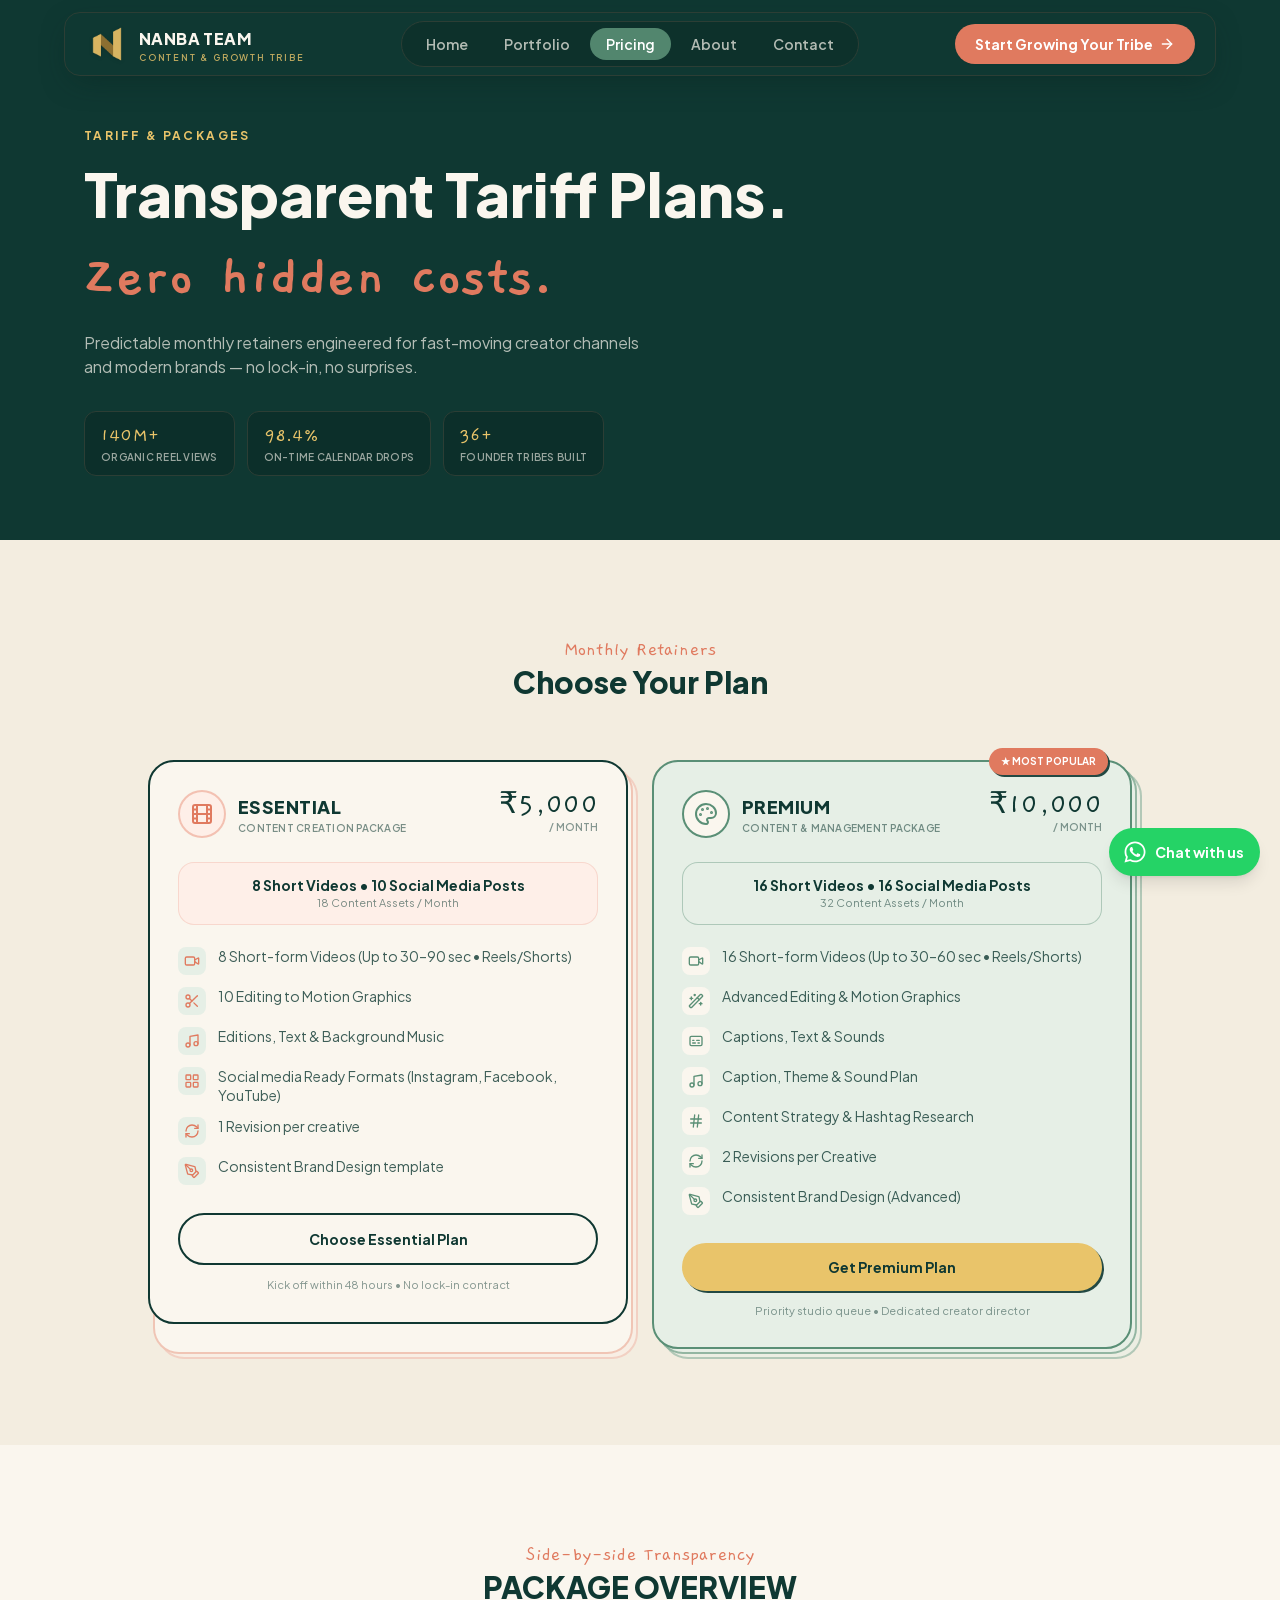
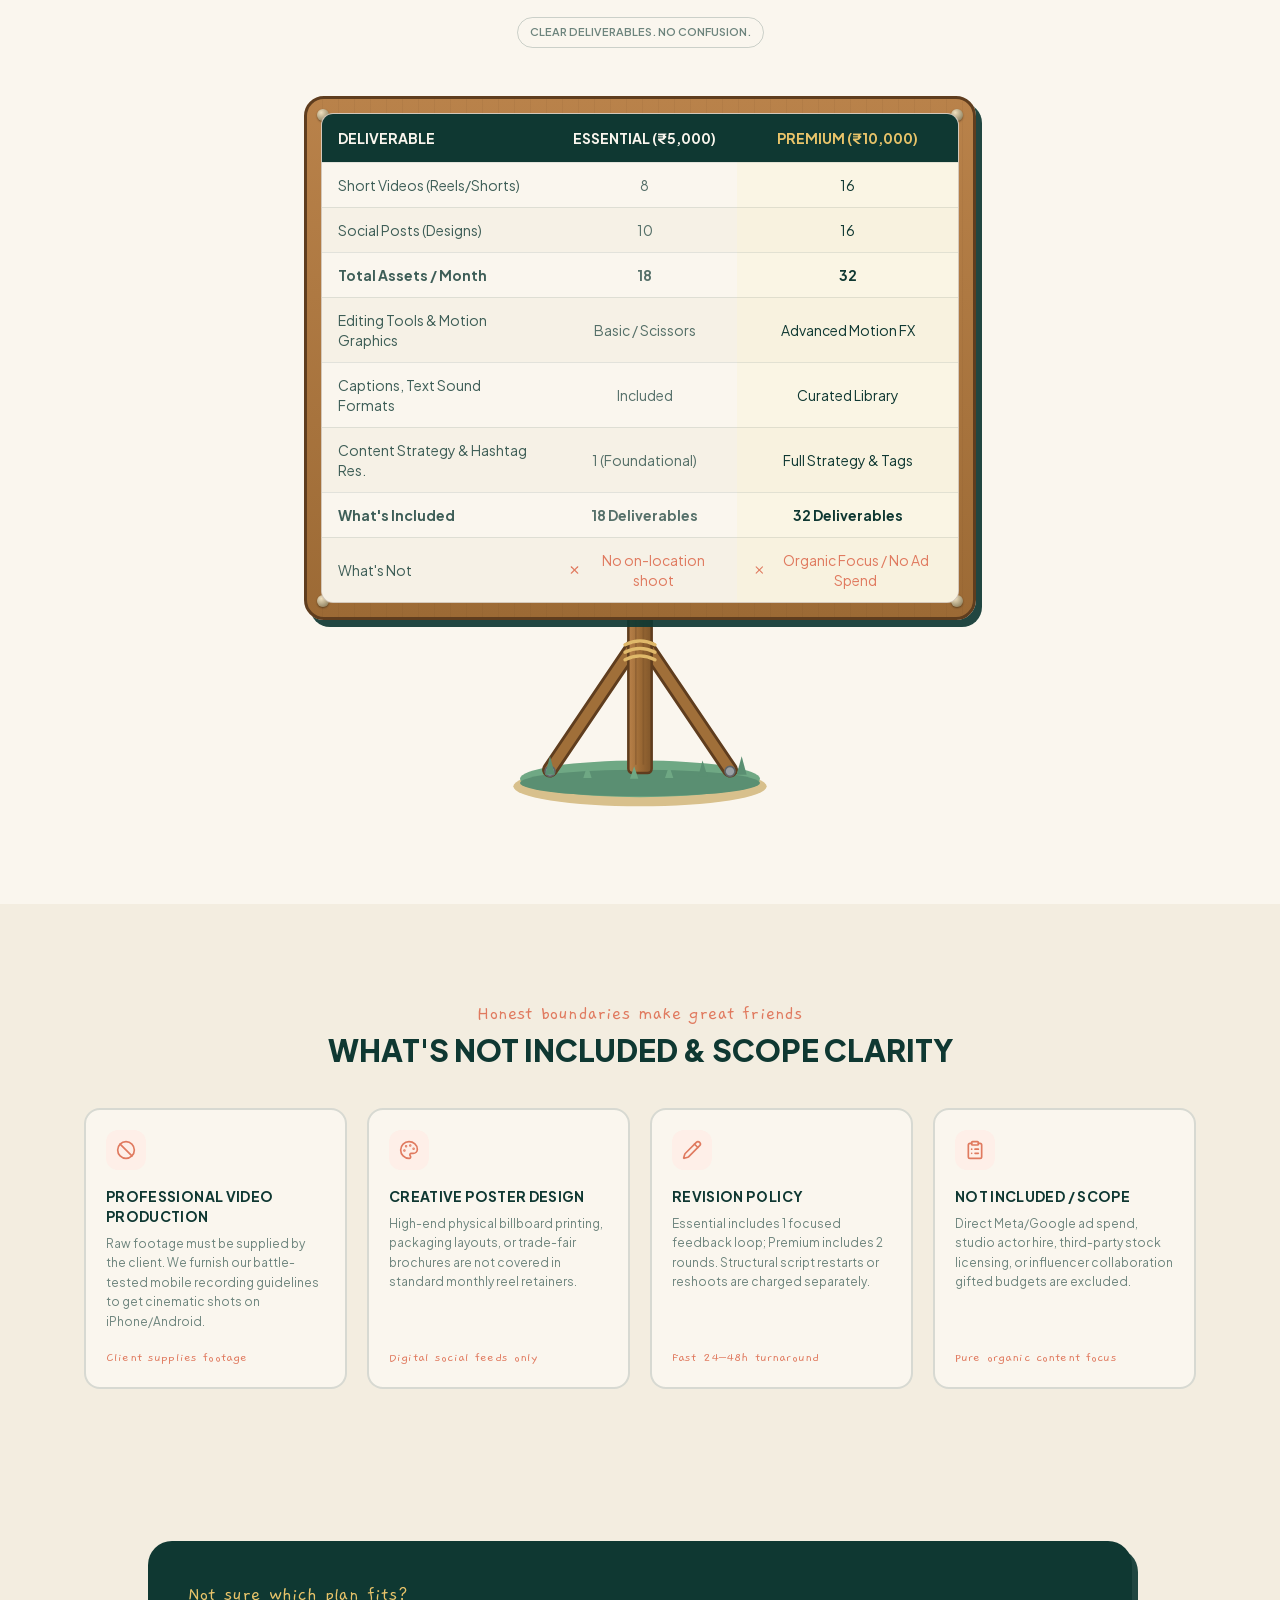
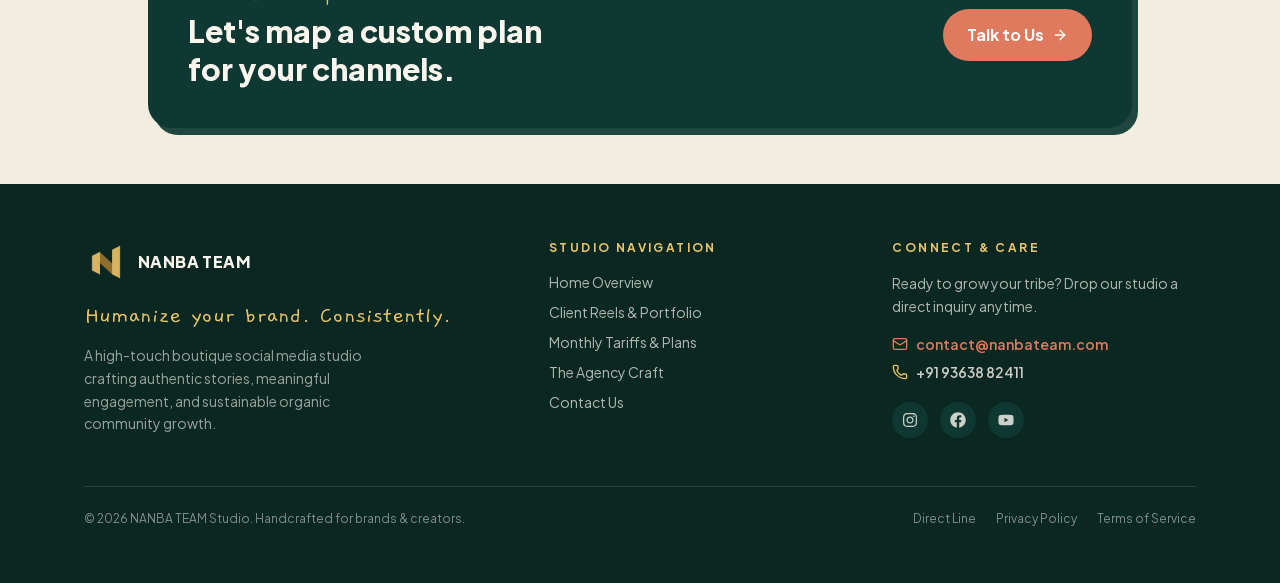
<file: pricing.html>
<!DOCTYPE html><html lang="en" class="gaegu_7c26d8f-module__zzpwxG__variable plus_jakarta_sans_e9451152-module__eMpaqG__variable h-full scroll-smooth antialiased overflow-x-clip"><head><meta charSet="utf-8"/><meta name="viewport" content="width=device-width, initial-scale=1"/><link rel="preload" href="/_next/static/media/02ab09f9d763c490-s.p.2z06xqu30airl.woff2" as="font" crossorigin="" type="font/woff2"/><link rel="preload" href="/_next/static/media/07f6361e5a7f80df-s.p.26av2_jsbqw2v.woff2" as="font" crossorigin="" type="font/woff2"/><link rel="preload" href="/_next/static/media/0889c66bad9b3c3b-s.p.3bu5-yd8kl91o.woff2" as="font" crossorigin="" type="font/woff2"/><link rel="preload" href="/_next/static/media/0be4ac5e39e9c602-s.p.1ew488432_xl1.woff2" as="font" crossorigin="" type="font/woff2"/><link rel="preload" href="/_next/static/media/0d9b096f9220bd2f-s.p.0mh0q1hdow45z.woff2" as="font" crossorigin="" type="font/woff2"/><link rel="preload" href="/_next/static/media/1ad3d68beda43b24-s.p.2brx1eskz0krx.woff2" as="font" crossorigin="" type="font/woff2"/><link rel="preload" href="/_next/static/media/1ee19894c821c06f-s.p.36zhr-3iyc0t_.woff2" as="font" crossorigin="" type="font/woff2"/><link rel="preload" href="/_next/static/media/202883325cd39b81-s.p.34hb9edh362c2.woff2" as="font" crossorigin="" type="font/woff2"/><link rel="preload" href="/_next/static/media/204f31b94d038ed8-s.p.2ocgn5f1t_rbs.woff2" as="font" crossorigin="" type="font/woff2"/><link rel="preload" href="/_next/static/media/20c699199e222389-s.p.2qbe9lbhqfc7x.woff2" as="font" crossorigin="" type="font/woff2"/><link rel="preload" href="/_next/static/media/21991a609c1e4f24-s.p.1x-bwd_pke8d1.woff2" as="font" crossorigin="" type="font/woff2"/><link rel="preload" href="/_next/static/media/2226ad673b3fc0f6-s.p.1l7dnuyk6zhsk.woff2" as="font" crossorigin="" type="font/woff2"/><link rel="preload" href="/_next/static/media/2348b8dc2aca3f08-s.p.18v5fvstyihp3.woff2" as="font" crossorigin="" type="font/woff2"/><link rel="preload" href="/_next/static/media/237cbc7a510357a4-s.p.1iu-ph6b7b-4t.woff2" as="font" crossorigin="" type="font/woff2"/><link rel="preload" href="/_next/static/media/2b2eb8324c5f676a-s.p.2213uwbx3dwca.woff2" as="font" crossorigin="" type="font/woff2"/><link rel="preload" href="/_next/static/media/2b9962b1a2496f46-s.p.17w4vje8-ipgt.woff2" as="font" crossorigin="" type="font/woff2"/><link rel="preload" href="/_next/static/media/31d5de0b6304925d-s.p.3h4ut7jubgzyn.woff2" as="font" crossorigin="" type="font/woff2"/><link rel="preload" href="/_next/static/media/388ed6884b939c78-s.p.39i7gisshnir0.woff2" as="font" crossorigin="" type="font/woff2"/><link rel="preload" href="/_next/static/media/39bf5d97aec1c546-s.p.06c_m0aisupbr.woff2" as="font" crossorigin="" type="font/woff2"/><link rel="preload" href="/_next/static/media/39cc94e2095c98c9-s.p.3ud9gf32vyxjr.woff2" as="font" crossorigin="" type="font/woff2"/><link rel="preload" href="/_next/static/media/3bafb67cb5db234f-s.p.0sein3sbia7yl.woff2" as="font" crossorigin="" type="font/woff2"/><link rel="preload" href="/_next/static/media/3fd9a1b1e379a4e3-s.p.2aq_x5zo8qukl.woff2" as="font" crossorigin="" type="font/woff2"/><link rel="preload" href="/_next/static/media/41756c35938a897b-s.p.3ij7sxvma5f83.woff2" as="font" crossorigin="" type="font/woff2"/><link rel="preload" href="/_next/static/media/44f842f7de634629-s.p.30w83po6pjqte.woff2" as="font" crossorigin="" type="font/woff2"/><link rel="preload" href="/_next/static/media/47696934a7570da2-s.p.1rtq36x7rz84k.woff2" as="font" crossorigin="" type="font/woff2"/><link rel="preload" href="/_next/static/media/4839acb9d141f772-s.p.3eb2uesbhz9fa.woff2" as="font" crossorigin="" type="font/woff2"/><link rel="preload" href="/_next/static/media/48a96dcb9690e60c-s.p.0c49pac54i1ry.woff2" as="font" crossorigin="" type="font/woff2"/><link rel="preload" href="/_next/static/media/4d2098fe38b52459-s.p.1-31cv4hlnr44.woff2" as="font" crossorigin="" type="font/woff2"/><link rel="preload" href="/_next/static/media/4edddecc9770748a-s.p.3b52kuw3s317p.woff2" as="font" crossorigin="" type="font/woff2"/><link rel="preload" href="/_next/static/media/4ef28ae728707c88-s.p.0hv5pa9fvdldx.woff2" as="font" crossorigin="" type="font/woff2"/><link rel="preload" href="/_next/static/media/510d904d59ba32cc-s.p.3wwjw6hl4fb2d.woff2" as="font" crossorigin="" type="font/woff2"/><link rel="preload" href="/_next/static/media/542b922a717396a8-s.p.00eqib7ed9sjx.woff2" as="font" crossorigin="" type="font/woff2"/><link rel="preload" href="/_next/static/media/54ff2b849676b7ad-s.p.0v1eac1x8dybe.woff2" as="font" crossorigin="" type="font/woff2"/><link rel="preload" href="/_next/static/media/551ad6335de14b6d-s.p.3axi0fmzhcr48.woff2" as="font" crossorigin="" type="font/woff2"/><link rel="preload" href="/_next/static/media/555f6c9779a6ea2f-s.p.008y3w7hox3jm.woff2" as="font" crossorigin="" type="font/woff2"/><link rel="preload" href="/_next/static/media/5e3de3e2d3980614-s.p.0q-k4db4rpss1.woff2" as="font" crossorigin="" type="font/woff2"/><link rel="preload" href="/_next/static/media/5fd7b71943441d3d-s.p.2bggcmk0jzdee.woff2" as="font" crossorigin="" type="font/woff2"/><link rel="preload" href="/_next/static/media/60e97c82bbf2656a-s.p.0ha4tyojtkydt.woff2" as="font" crossorigin="" type="font/woff2"/><link rel="preload" href="/_next/static/media/633700c5144cf57b-s.p.071i-7zxz9gi2.woff2" as="font" crossorigin="" type="font/woff2"/><link rel="preload" href="/_next/static/media/6859b2bc6353e7e0-s.p.2d4wovlvb57bc.woff2" as="font" crossorigin="" type="font/woff2"/><link rel="preload" href="/_next/static/media/70624fd140078077-s.p.23jkk6rr0_8fk.woff2" as="font" crossorigin="" type="font/woff2"/><link rel="preload" href="/_next/static/media/708ac5215e601874-s.p.1otlbanmpt5tq.woff2" as="font" crossorigin="" type="font/woff2"/><link rel="preload" href="/_next/static/media/740073afa6d6604a-s.p.1nbpk8-73d_oc.woff2" as="font" crossorigin="" type="font/woff2"/><link rel="preload" href="/_next/static/media/768b290376bb94a3-s.p.1oto7bq1wstw1.woff2" as="font" crossorigin="" type="font/woff2"/><link rel="preload" href="/_next/static/media/789ae921f9ad0c32-s.p.1hzfxwe0g_4r6.woff2" as="font" crossorigin="" type="font/woff2"/><link rel="preload" href="/_next/static/media/794e4d4a6de731ed-s.p.434e-nz-wzhqd.woff2" as="font" crossorigin="" type="font/woff2"/><link rel="preload" href="/_next/static/media/7a9067cce673902f-s.p.2vrfifoe5swj7.woff2" as="font" crossorigin="" type="font/woff2"/><link rel="preload" href="/_next/static/media/7a989262f8963453-s.p.3dgdp7v1qvdfw.woff2" as="font" crossorigin="" type="font/woff2"/><link rel="preload" href="/_next/static/media/7fd638b15ad3af69-s.p.2rtd4_em2kmrp.woff2" as="font" crossorigin="" type="font/woff2"/><link rel="preload" href="/_next/static/media/80acc2f9d1790aee-s.p.3p1t1rei93fh0.woff2" as="font" crossorigin="" type="font/woff2"/><link rel="preload" href="/_next/static/media/8a172900e148830b-s.p.2w3jr8on308z4.woff2" as="font" crossorigin="" type="font/woff2"/><link rel="preload" href="/_next/static/media/8a706fcd092647c2-s.p.3f42frf00l82t.woff2" as="font" crossorigin="" type="font/woff2"/><link rel="preload" href="/_next/static/media/8ac56e8155405d86-s.p.2bbg-70eaudbk.woff2" as="font" crossorigin="" type="font/woff2"/><link rel="preload" href="/_next/static/media/8dd9d9ccf770dc02-s.p.04cq_wu1aeppn.woff2" as="font" crossorigin="" type="font/woff2"/><link rel="preload" href="/_next/static/media/8f102ac0d216e63f-s.p.0c_kz8whdv8or.woff2" as="font" crossorigin="" type="font/woff2"/><link rel="preload" href="/_next/static/media/8f8866676db871eb-s.p.40j30xrne1tay.woff2" as="font" crossorigin="" type="font/woff2"/><link rel="preload" href="/_next/static/media/9001c6e9193bd339-s.p.08unp-5_f1nmc.woff2" as="font" crossorigin="" type="font/woff2"/><link rel="preload" href="/_next/static/media/90cc20c11ed8e383-s.p.0apishbt6ot2x.woff2" as="font" crossorigin="" type="font/woff2"/><link rel="preload" href="/_next/static/media/92a4078f473b310a-s.p.3fholbloho3ce.woff2" as="font" crossorigin="" type="font/woff2"/><link rel="preload" href="/_next/static/media/966bb41cb5a84927-s.p.099ncwluo1pwv.woff2" as="font" crossorigin="" type="font/woff2"/><link rel="preload" href="/_next/static/media/9a2b8e2c490f308b-s.p.1tz91wep1x4gt.woff2" as="font" crossorigin="" type="font/woff2"/><link rel="preload" href="/_next/static/media/a80e5595f83d8b55-s.p.141x3jy_o2s_c.woff2" as="font" crossorigin="" type="font/woff2"/><link rel="preload" href="/_next/static/media/a867e5c2eed94751-s.p.23t_b7b8id_jc.woff2" as="font" crossorigin="" type="font/woff2"/><link rel="preload" href="/_next/static/media/abb9471e6803e3b8-s.p.16wdtjxottyq5.woff2" as="font" crossorigin="" type="font/woff2"/><link rel="preload" href="/_next/static/media/ac24db6a9998d311-s.p.3k92o99w2r654.woff2" as="font" crossorigin="" type="font/woff2"/><link rel="preload" href="/_next/static/media/adcb0330ba1b733e-s.p.3e9hq8x9jcw5f.woff2" as="font" crossorigin="" type="font/woff2"/><link rel="preload" href="/_next/static/media/b16d1c0c05e32a60-s.p.3hmujwi2x_d30.woff2" as="font" crossorigin="" type="font/woff2"/><link rel="preload" href="/_next/static/media/b8e59591506d0376-s.p.3br1yix7oid_s.woff2" as="font" crossorigin="" type="font/woff2"/><link rel="preload" href="/_next/static/media/b9de63e0a9fe0cf2-s.p.0kjbuy1fntxbt.woff2" as="font" crossorigin="" type="font/woff2"/><link rel="preload" href="/_next/static/media/c0f41373200663e9-s.p.17cwfm6qvzrcp.woff2" as="font" crossorigin="" type="font/woff2"/><link rel="preload" href="/_next/static/media/c14643a64a206949-s.p.44vfzu3s8d0o-.woff2" as="font" crossorigin="" type="font/woff2"/><link rel="preload" href="/_next/static/media/c18b3b7a2b12e7e3-s.p.3mcuhpjyi5m-5.woff2" as="font" crossorigin="" type="font/woff2"/><link rel="preload" href="/_next/static/media/c3a2990550a35540-s.p.1jwaqtabaz-m1.woff2" as="font" crossorigin="" type="font/woff2"/><link rel="preload" href="/_next/static/media/c81cd2cb3833e14d-s.p.1a-mlleribx4n.woff2" as="font" crossorigin="" type="font/woff2"/><link rel="preload" href="/_next/static/media/c8913da47d88777c-s.p.2u7ia6dg59fw9.woff2" as="font" crossorigin="" type="font/woff2"/><link rel="preload" href="/_next/static/media/cb01828b1f2642c1-s.p.0er-mb7ckf2du.woff2" as="font" crossorigin="" type="font/woff2"/><link rel="preload" href="/_next/static/media/cd147e7610168de3-s.p.30ah9lebvhxwf.woff2" as="font" crossorigin="" type="font/woff2"/><link rel="preload" href="/_next/static/media/d409128fdf063a28-s.p.2nleos27rd6dz.woff2" as="font" crossorigin="" type="font/woff2"/><link rel="preload" href="/_next/static/media/d87a2a6770484bbb-s.p.44z_7ancu-y5w.woff2" as="font" crossorigin="" type="font/woff2"/><link rel="preload" href="/_next/static/media/d87fe24f77c16a44-s.p.2pxhm5vwfw62e.woff2" as="font" crossorigin="" type="font/woff2"/><link rel="preload" href="/_next/static/media/da58ab5d8c1bbfc4-s.p.30j5qaj7faer7.woff2" as="font" crossorigin="" type="font/woff2"/><link rel="preload" href="/_next/static/media/db7b7fd3abb88410-s.p.16kneh1k30jk1.woff2" as="font" crossorigin="" type="font/woff2"/><link rel="preload" href="/_next/static/media/e04cae570ef1238a-s.p.0rzafts9fhw6x.woff2" as="font" crossorigin="" type="font/woff2"/><link rel="preload" href="/_next/static/media/e1e2f928535adaaf-s.p.3gedjnv4zpaja.woff2" as="font" crossorigin="" type="font/woff2"/><link rel="preload" href="/_next/static/media/e2c8bcaf359549f0-s.p.40ou3re1-vfex.woff2" as="font" crossorigin="" type="font/woff2"/><link rel="preload" href="/_next/static/media/e6e2c050d15af498-s.p.3m5ws44fh70q_.woff2" as="font" crossorigin="" type="font/woff2"/><link rel="preload" href="/_next/static/media/ef928e3c69d1408e-s.p.1j8bi-_bymyuh.woff2" as="font" crossorigin="" type="font/woff2"/><link rel="preload" href="/_next/static/media/f4a375c7008cdc4c-s.p.2hn01u8byatk2.woff2" as="font" crossorigin="" type="font/woff2"/><link rel="preload" href="/_next/static/media/f757dc6152132153-s.p.1s9qu896-qyi0.woff2" as="font" crossorigin="" type="font/woff2"/><link rel="preload" href="/_next/static/media/fba5a26ea33df6a3-s.p.18rizl4rsrl42.woff2" as="font" crossorigin="" type="font/woff2"/><link rel="preload" href="/_next/static/media/ff517ff56ff3579f-s.p.3s8bii8asllhp.woff2" as="font" crossorigin="" type="font/woff2"/><link rel="preload" as="image" href="/logo.png"/><link rel="stylesheet" href="/_next/static/chunks/14yj1wxo8a4u_.css" data-precedence="next"/><link rel="stylesheet" href="/_next/static/chunks/3tbpycs7i3__p.css" data-precedence="next"/><link rel="preload" as="script" fetchPriority="low" href="/_next/static/chunks/3s6nzrbk-8mnv.js"/><script src="/_next/static/chunks/19mx3mg6lkumu.js" async=""></script><script src="/_next/static/chunks/3g4px251sg85e.js" async=""></script><script src="/_next/static/chunks/0tgjiok8t6d_n.js" async=""></script><script src="/_next/static/chunks/turbopack-2wgs7irzom57_.js" async=""></script><script src="/_next/static/chunks/0h2qsuyze9ds1.js" async=""></script><script src="/_next/static/chunks/3urocd201did3.js" async=""></script><script src="/_next/static/chunks/0pyc2b04r1ucd.js" async=""></script><script src="/_next/static/chunks/1_kdzz48cb5_0.js" async=""></script><script src="/_next/static/chunks/22aaet4fejclh.js" async=""></script><title>NANBA TEAM — Humanize Your Brand. Consistently.</title><meta name="description" content="A high-touch boutique social media studio crafting authentic short-form video content, reels and page management for founders, creators and indie brands."/><link rel="icon" href="/favicon.ico?favicon.1oj3ag_hqwmh9.ico" sizes="64x64" type="image/x-icon"/><link rel="icon" href="/icon.png?icon.25h7l8lnt34qs.png" sizes="512x512" type="image/png"/><meta name="next-size-adjust" content=""/><script src="/_next/static/chunks/0cz1d0mv5g_q7.js" noModule=""></script></head><body class="min-h-full flex flex-col overflow-x-hidden bg-brand-cream text-brand-teal font-sans selection:bg-brand-gold/40 pb-16 md:pb-0"><div hidden=""><!--$--><!--/$--></div><nav class="fixed top-0 inset-x-0 z-50 px-3 sm:px-4 pt-3"><div class="max-w-6xl mx-auto px-4 sm:px-5 h-14 md:h-16 flex items-center justify-center md:justify-between rounded-2xl bg-brand-teal border border-brand-border shadow-[0_10px_30px_-10px_rgba(10,39,34,0.6)]"><a class="flex items-center gap-2.5" href="/"><img alt="NANBA TEAM logo" width="44" height="44" decoding="async" data-nimg="1" class="w-10 h-10 md:w-11 md:h-11 object-contain drop-shadow" style="color:transparent" src="/logo.png"/><span class="leading-none"><span class="block text-brand-cream font-extrabold tracking-wide text-sm md:text-base">NANBA TEAM</span><span class="block text-brand-gold/80 text-[9px] font-semibold tracking-[0.2em] mt-0.5">CONTENT &amp; GROWTH TRIBE</span></span></a><div class="hidden md:flex items-center gap-1 bg-brand-dark/40 rounded-full px-2 py-1.5 border border-brand-border"><a class="px-4 py-1.5 rounded-full text-sm font-semibold transition-colors text-brand-cream/70 hover:text-brand-cream" href="/">Home</a><a class="px-4 py-1.5 rounded-full text-sm font-semibold transition-colors text-brand-cream/70 hover:text-brand-cream" href="/portfolio">Portfolio</a><a class="px-4 py-1.5 rounded-full text-sm font-semibold transition-colors bg-brand-sage/90 text-white" href="/pricing">Pricing</a><a class="px-4 py-1.5 rounded-full text-sm font-semibold transition-colors text-brand-cream/70 hover:text-brand-cream" href="/about">About</a><a class="px-4 py-1.5 rounded-full text-sm font-semibold transition-colors text-brand-cream/70 hover:text-brand-cream" href="/contact">Contact</a></div><a class="hidden md:inline-flex items-center gap-1.5 bg-brand-terracotta text-white text-sm font-bold px-4 lg:px-5 py-2.5 rounded-full hover:brightness-105 transition-all shadow-doodle-sm" href="/contact">Start Growing Your Tribe<svg xmlns="http://www.w3.org/2000/svg" width="24" height="24" viewBox="0 0 24 24" fill="none" stroke="currentColor" stroke-width="2" stroke-linecap="round" stroke-linejoin="round" class="lucide lucide-arrow-right w-4 h-4" aria-hidden="true"><path d="M5 12h14"></path><path d="m12 5 7 7-7 7"></path></svg></a></div></nav><main class="flex-1"><section class="bg-brand-teal text-brand-cream pt-28 md:pt-32 pb-16"><div class="max-w-6xl mx-auto px-5"><p class="text-xs font-bold tracking-[0.2em] text-brand-gold">TARIFF &amp; PACKAGES</p><h1 class="mt-3 text-4xl md:text-6xl font-extrabold leading-tight">Transparent Tariff Plans.<br/><span class="font-hand text-brand-terracotta">Zero hidden costs.</span></h1><p class="mt-4 text-brand-cream/70 max-w-xl">Predictable monthly retainers engineered for fast-moving creator channels and modern brands — no lock-in, no surprises.</p><div class="mt-8 flex flex-wrap gap-3"><div class="bg-brand-dark/50 border border-brand-border rounded-xl px-4 py-2.5"><span class="font-hand text-brand-gold text-xl">140M+</span><span class="block text-[10px] text-brand-cream/60 font-semibold uppercase tracking-wide">Organic Reel Views</span></div><div class="bg-brand-dark/50 border border-brand-border rounded-xl px-4 py-2.5"><span class="font-hand text-brand-gold text-xl">98.4%</span><span class="block text-[10px] text-brand-cream/60 font-semibold uppercase tracking-wide">On-Time Calendar Drops</span></div><div class="bg-brand-dark/50 border border-brand-border rounded-xl px-4 py-2.5"><span class="font-hand text-brand-gold text-xl">36+</span><span class="block text-[10px] text-brand-cream/60 font-semibold uppercase tracking-wide">Founder Tribes Built</span></div></div></div></section><section class="bg-brand-kraft py-16 md:py-24"><div class="max-w-5xl mx-auto px-5"><div class="text-center mb-12"><p class="font-hand text-brand-terracotta text-xl">Monthly Retainers</p><h2 class="font-extrabold text-brand-teal text-2xl md:text-3xl">Choose Your Plan</h2></div><div class="grid gap-8 md:gap-6 md:grid-cols-2 pt-3"><div class="relative"><span aria-hidden="true" class="absolute inset-0 rounded-[26px] border-2 translate-x-[10px] translate-y-[10px] border-brand-terracotta/25 bg-brand-peach/50"></span><span aria-hidden="true" class="absolute inset-0 rounded-[26px] border-2 translate-x-[5px] translate-y-[5px] border-brand-terracotta/40 bg-brand-cream"></span><div class="relative rounded-[26px] p-6 md:p-7 border-2 bg-brand-cream border-brand-teal"><div class="flex items-start justify-between gap-3"><div class="flex items-center gap-3"><span class="w-12 h-12 rounded-full border-2 flex items-center justify-center bg-brand-peach border-brand-terracotta/40 text-brand-terracotta"><svg xmlns="http://www.w3.org/2000/svg" width="24" height="24" viewBox="0 0 24 24" fill="none" stroke="currentColor" stroke-width="2" stroke-linecap="round" stroke-linejoin="round" class="lucide lucide-film w-6 h-6" aria-hidden="true"><rect width="18" height="18" x="3" y="3" rx="2"></rect><path d="M7 3v18"></path><path d="M3 7.5h4"></path><path d="M3 12h18"></path><path d="M3 16.5h4"></path><path d="M17 3v18"></path><path d="M17 7.5h4"></path><path d="M17 16.5h4"></path></svg></span><div><h3 class="font-extrabold text-brand-teal tracking-wide text-lg">ESSENTIAL</h3><p class="text-[10px] text-brand-teal/55 font-semibold tracking-wide uppercase">Content Creation Package</p></div></div><div class="text-right"><div class="font-hand text-3xl text-brand-teal leading-none">₹5,000</div><div class="text-[10px] text-brand-teal/50 font-semibold">/ MONTH</div></div></div><div class="mt-6 rounded-2xl px-4 py-3 text-center border bg-brand-peach border-brand-terracotta/20"><p class="font-bold text-brand-teal text-sm">8 Short Videos • 10 Social Media Posts</p><p class="text-[11px] text-brand-teal/55">18 Content Assets / Month</p></div><ul class="mt-5 space-y-2.5"><li class="flex items-start gap-3 text-sm"><span class="mt-0.5 w-7 h-7 rounded-lg flex items-center justify-center shrink-0 bg-brand-matcha text-brand-terracotta"><svg xmlns="http://www.w3.org/2000/svg" width="24" height="24" viewBox="0 0 24 24" fill="none" stroke="currentColor" stroke-width="2" stroke-linecap="round" stroke-linejoin="round" class="lucide lucide-video w-4 h-4" aria-hidden="true"><path d="m16 13 5.223 3.482a.5.5 0 0 0 .777-.416V7.87a.5.5 0 0 0-.752-.432L16 10.5"></path><rect x="2" y="6" width="14" height="12" rx="2"></rect></svg></span><span class="text-brand-teal/80 leading-snug pt-0.5">8 Short-form Videos (Up to 30–90 sec • Reels/Shorts)</span></li><li class="flex items-start gap-3 text-sm"><span class="mt-0.5 w-7 h-7 rounded-lg flex items-center justify-center shrink-0 bg-brand-matcha text-brand-terracotta"><svg xmlns="http://www.w3.org/2000/svg" width="24" height="24" viewBox="0 0 24 24" fill="none" stroke="currentColor" stroke-width="2" stroke-linecap="round" stroke-linejoin="round" class="lucide lucide-scissors w-4 h-4" aria-hidden="true"><circle cx="6" cy="6" r="3"></circle><path d="M8.12 8.12 12 12"></path><path d="M20 4 8.12 15.88"></path><circle cx="6" cy="18" r="3"></circle><path d="M14.8 14.8 20 20"></path></svg></span><span class="text-brand-teal/80 leading-snug pt-0.5">10 Editing to Motion Graphics</span></li><li class="flex items-start gap-3 text-sm"><span class="mt-0.5 w-7 h-7 rounded-lg flex items-center justify-center shrink-0 bg-brand-matcha text-brand-terracotta"><svg xmlns="http://www.w3.org/2000/svg" width="24" height="24" viewBox="0 0 24 24" fill="none" stroke="currentColor" stroke-width="2" stroke-linecap="round" stroke-linejoin="round" class="lucide lucide-music w-4 h-4" aria-hidden="true"><path d="M9 18V5l12-2v13"></path><circle cx="6" cy="18" r="3"></circle><circle cx="18" cy="16" r="3"></circle></svg></span><span class="text-brand-teal/80 leading-snug pt-0.5">Editions, Text &amp; Background Music</span></li><li class="flex items-start gap-3 text-sm"><span class="mt-0.5 w-7 h-7 rounded-lg flex items-center justify-center shrink-0 bg-brand-matcha text-brand-terracotta"><svg xmlns="http://www.w3.org/2000/svg" width="24" height="24" viewBox="0 0 24 24" fill="none" stroke="currentColor" stroke-width="2" stroke-linecap="round" stroke-linejoin="round" class="lucide lucide-layout-grid w-4 h-4" aria-hidden="true"><rect width="7" height="7" x="3" y="3" rx="1"></rect><rect width="7" height="7" x="14" y="3" rx="1"></rect><rect width="7" height="7" x="14" y="14" rx="1"></rect><rect width="7" height="7" x="3" y="14" rx="1"></rect></svg></span><span class="text-brand-teal/80 leading-snug pt-0.5">Social media Ready Formats (Instagram, Facebook, YouTube)</span></li><li class="flex items-start gap-3 text-sm"><span class="mt-0.5 w-7 h-7 rounded-lg flex items-center justify-center shrink-0 bg-brand-matcha text-brand-terracotta"><svg xmlns="http://www.w3.org/2000/svg" width="24" height="24" viewBox="0 0 24 24" fill="none" stroke="currentColor" stroke-width="2" stroke-linecap="round" stroke-linejoin="round" class="lucide lucide-refresh-cw w-4 h-4" aria-hidden="true"><path d="M3 12a9 9 0 0 1 9-9 9.75 9.75 0 0 1 6.74 2.74L21 8"></path><path d="M21 3v5h-5"></path><path d="M21 12a9 9 0 0 1-9 9 9.75 9.75 0 0 1-6.74-2.74L3 16"></path><path d="M8 16H3v5"></path></svg></span><span class="text-brand-teal/80 leading-snug pt-0.5">1 Revision per creative</span></li><li class="flex items-start gap-3 text-sm"><span class="mt-0.5 w-7 h-7 rounded-lg flex items-center justify-center shrink-0 bg-brand-matcha text-brand-terracotta"><svg xmlns="http://www.w3.org/2000/svg" width="24" height="24" viewBox="0 0 24 24" fill="none" stroke="currentColor" stroke-width="2" stroke-linecap="round" stroke-linejoin="round" class="lucide lucide-pen-tool w-4 h-4" aria-hidden="true"><path d="M15.707 21.293a1 1 0 0 1-1.414 0l-1.586-1.586a1 1 0 0 1 0-1.414l5.586-5.586a1 1 0 0 1 1.414 0l1.586 1.586a1 1 0 0 1 0 1.414z"></path><path d="m18 13-1.375-6.874a1 1 0 0 0-.746-.776L3.235 2.028a1 1 0 0 0-1.207 1.207L5.35 15.879a1 1 0 0 0 .776.746L13 18"></path><path d="m2.3 2.3 7.286 7.286"></path><circle cx="11" cy="11" r="2"></circle></svg></span><span class="text-brand-teal/80 leading-snug pt-0.5">Consistent Brand Design template</span></li></ul><a class="mt-7 flex items-center justify-center gap-2 w-full py-3.5 rounded-full font-bold text-sm transition-all bg-brand-cream border-2 border-brand-teal text-brand-teal hover:bg-brand-teal hover:text-brand-cream" href="/contact">Choose Essential Plan</a><p class="mt-3 text-center text-[11px] text-brand-teal/50">Kick off within 48 hours • No lock-in contract</p></div></div><div class="relative"><span aria-hidden="true" class="absolute inset-0 rounded-[26px] border-2 translate-x-[10px] translate-y-[10px] border-brand-sage/40 bg-brand-matcha/50"></span><span aria-hidden="true" class="absolute inset-0 rounded-[26px] border-2 translate-x-[5px] translate-y-[5px] border-brand-sage/60 bg-brand-matcha/80"></span><div class="relative rounded-[26px] p-6 md:p-7 border-2 bg-brand-matcha border-brand-sage"><div class="flex items-start justify-between gap-3"><div class="flex items-center gap-3"><span class="w-12 h-12 rounded-full border-2 flex items-center justify-center bg-brand-cream border-brand-sage text-brand-sage"><svg xmlns="http://www.w3.org/2000/svg" width="24" height="24" viewBox="0 0 24 24" fill="none" stroke="currentColor" stroke-width="2" stroke-linecap="round" stroke-linejoin="round" class="lucide lucide-palette w-6 h-6" aria-hidden="true"><path d="M12 22a1 1 0 0 1 0-20 10 9 0 0 1 10 9 5 5 0 0 1-5 5h-2.25a1.75 1.75 0 0 0-1.4 2.8l.3.4a1.75 1.75 0 0 1-1.4 2.8z"></path><circle cx="13.5" cy="6.5" r=".5" fill="currentColor"></circle><circle cx="17.5" cy="10.5" r=".5" fill="currentColor"></circle><circle cx="6.5" cy="12.5" r=".5" fill="currentColor"></circle><circle cx="8.5" cy="7.5" r=".5" fill="currentColor"></circle></svg></span><div><h3 class="font-extrabold text-brand-teal tracking-wide text-lg">PREMIUM</h3><p class="text-[10px] text-brand-teal/55 font-semibold tracking-wide uppercase">Content &amp; Management Package</p></div></div><div class="text-right"><div class="font-hand text-3xl text-brand-teal leading-none">₹10,000</div><div class="text-[10px] text-brand-teal/50 font-semibold">/ MONTH</div></div></div><div class="mt-6 rounded-2xl px-4 py-3 text-center border bg-brand-matcha/60 border-brand-sage/40"><p class="font-bold text-brand-teal text-sm">16 Short Videos • 16 Social Media Posts</p><p class="text-[11px] text-brand-teal/55">32 Content Assets / Month</p></div><ul class="mt-5 space-y-2.5"><li class="flex items-start gap-3 text-sm"><span class="mt-0.5 w-7 h-7 rounded-lg flex items-center justify-center shrink-0 bg-brand-cream text-brand-sage"><svg xmlns="http://www.w3.org/2000/svg" width="24" height="24" viewBox="0 0 24 24" fill="none" stroke="currentColor" stroke-width="2" stroke-linecap="round" stroke-linejoin="round" class="lucide lucide-video w-4 h-4" aria-hidden="true"><path d="m16 13 5.223 3.482a.5.5 0 0 0 .777-.416V7.87a.5.5 0 0 0-.752-.432L16 10.5"></path><rect x="2" y="6" width="14" height="12" rx="2"></rect></svg></span><span class="text-brand-teal/80 leading-snug pt-0.5">16 Short-form Videos (Up to 30–60 sec • Reels/Shorts)</span></li><li class="flex items-start gap-3 text-sm"><span class="mt-0.5 w-7 h-7 rounded-lg flex items-center justify-center shrink-0 bg-brand-cream text-brand-sage"><svg xmlns="http://www.w3.org/2000/svg" width="24" height="24" viewBox="0 0 24 24" fill="none" stroke="currentColor" stroke-width="2" stroke-linecap="round" stroke-linejoin="round" class="lucide lucide-wand-sparkles lucide-wand-2 w-4 h-4" aria-hidden="true"><path d="m21.64 3.64-1.28-1.28a1.21 1.21 0 0 0-1.72 0L2.36 18.64a1.21 1.21 0 0 0 0 1.72l1.28 1.28a1.2 1.2 0 0 0 1.72 0L21.64 5.36a1.2 1.2 0 0 0 0-1.72"></path><path d="m14 7 3 3"></path><path d="M5 6v4"></path><path d="M19 14v4"></path><path d="M10 2v2"></path><path d="M7 8H3"></path><path d="M21 16h-4"></path><path d="M11 3H9"></path></svg></span><span class="text-brand-teal/80 leading-snug pt-0.5">Advanced Editing &amp; Motion Graphics</span></li><li class="flex items-start gap-3 text-sm"><span class="mt-0.5 w-7 h-7 rounded-lg flex items-center justify-center shrink-0 bg-brand-cream text-brand-sage"><svg xmlns="http://www.w3.org/2000/svg" width="24" height="24" viewBox="0 0 24 24" fill="none" stroke="currentColor" stroke-width="2" stroke-linecap="round" stroke-linejoin="round" class="lucide lucide-captions lucide-subtitles w-4 h-4" aria-hidden="true"><rect width="18" height="14" x="3" y="5" rx="2" ry="2"></rect><path d="M7 15h4M15 15h2M7 11h2M13 11h4"></path></svg></span><span class="text-brand-teal/80 leading-snug pt-0.5">Captions, Text &amp; Sounds</span></li><li class="flex items-start gap-3 text-sm"><span class="mt-0.5 w-7 h-7 rounded-lg flex items-center justify-center shrink-0 bg-brand-cream text-brand-sage"><svg xmlns="http://www.w3.org/2000/svg" width="24" height="24" viewBox="0 0 24 24" fill="none" stroke="currentColor" stroke-width="2" stroke-linecap="round" stroke-linejoin="round" class="lucide lucide-music w-4 h-4" aria-hidden="true"><path d="M9 18V5l12-2v13"></path><circle cx="6" cy="18" r="3"></circle><circle cx="18" cy="16" r="3"></circle></svg></span><span class="text-brand-teal/80 leading-snug pt-0.5">Caption, Theme &amp; Sound Plan</span></li><li class="flex items-start gap-3 text-sm"><span class="mt-0.5 w-7 h-7 rounded-lg flex items-center justify-center shrink-0 bg-brand-cream text-brand-sage"><svg xmlns="http://www.w3.org/2000/svg" width="24" height="24" viewBox="0 0 24 24" fill="none" stroke="currentColor" stroke-width="2" stroke-linecap="round" stroke-linejoin="round" class="lucide lucide-hash w-4 h-4" aria-hidden="true"><line x1="4" x2="20" y1="9" y2="9"></line><line x1="4" x2="20" y1="15" y2="15"></line><line x1="10" x2="8" y1="3" y2="21"></line><line x1="16" x2="14" y1="3" y2="21"></line></svg></span><span class="text-brand-teal/80 leading-snug pt-0.5">Content Strategy &amp; Hashtag Research</span></li><li class="flex items-start gap-3 text-sm"><span class="mt-0.5 w-7 h-7 rounded-lg flex items-center justify-center shrink-0 bg-brand-cream text-brand-sage"><svg xmlns="http://www.w3.org/2000/svg" width="24" height="24" viewBox="0 0 24 24" fill="none" stroke="currentColor" stroke-width="2" stroke-linecap="round" stroke-linejoin="round" class="lucide lucide-refresh-cw w-4 h-4" aria-hidden="true"><path d="M3 12a9 9 0 0 1 9-9 9.75 9.75 0 0 1 6.74 2.74L21 8"></path><path d="M21 3v5h-5"></path><path d="M21 12a9 9 0 0 1-9 9 9.75 9.75 0 0 1-6.74-2.74L3 16"></path><path d="M8 16H3v5"></path></svg></span><span class="text-brand-teal/80 leading-snug pt-0.5">2 Revisions per Creative</span></li><li class="flex items-start gap-3 text-sm"><span class="mt-0.5 w-7 h-7 rounded-lg flex items-center justify-center shrink-0 bg-brand-cream text-brand-sage"><svg xmlns="http://www.w3.org/2000/svg" width="24" height="24" viewBox="0 0 24 24" fill="none" stroke="currentColor" stroke-width="2" stroke-linecap="round" stroke-linejoin="round" class="lucide lucide-pen-tool w-4 h-4" aria-hidden="true"><path d="M15.707 21.293a1 1 0 0 1-1.414 0l-1.586-1.586a1 1 0 0 1 0-1.414l5.586-5.586a1 1 0 0 1 1.414 0l1.586 1.586a1 1 0 0 1 0 1.414z"></path><path d="m18 13-1.375-6.874a1 1 0 0 0-.746-.776L3.235 2.028a1 1 0 0 0-1.207 1.207L5.35 15.879a1 1 0 0 0 .776.746L13 18"></path><path d="m2.3 2.3 7.286 7.286"></path><circle cx="11" cy="11" r="2"></circle></svg></span><span class="text-brand-teal/80 leading-snug pt-0.5">Consistent Brand Design (Advanced)</span></li></ul><a class="mt-7 flex items-center justify-center gap-2 w-full py-3.5 rounded-full font-bold text-sm transition-all bg-brand-gold text-brand-teal hover:brightness-105 shadow-doodle-sm" href="/contact">Get Premium Plan</a><p class="mt-3 text-center text-[11px] text-brand-teal/50">Priority studio queue • Dedicated creator director</p></div><span class="absolute -top-3 right-6 z-10 bg-brand-terracotta text-white text-[10px] font-bold px-3 py-1.5 rounded-full shadow-doodle-sm">★ MOST POPULAR</span></div></div></div></section><section class="bg-brand-cream py-16 md:py-24 overflow-hidden"><div class="max-w-3xl mx-auto px-5"><div class="text-center mb-12"><p class="font-hand text-brand-terracotta text-xl">Side-by-side Transparency</p><h2 class="font-extrabold text-brand-teal text-2xl md:text-3xl">PACKAGE OVERVIEW</h2><span class="mt-3 inline-block text-[11px] font-semibold text-brand-teal/60 border border-brand-teal/20 rounded-full px-3 py-1.5">CLEAR DELIVERABLES. NO CONFUSION.</span></div><div class="relative mx-auto max-w-2xl" style="transform:translateY(28px) rotate(-1deg)"><div class="board-sway relative z-10"><div class="relative rounded-[20px] p-2.5 sm:p-3.5 shadow-doodle-lg" style="background:linear-gradient(180deg,#b9824a,#9c6a35);border:3px solid #5f3d1e"><span aria-hidden="true" class="pointer-events-none absolute inset-0 rounded-[20px] opacity-20" style="background-image:repeating-linear-gradient(90deg, rgba(95,61,30,0) 0 15px, rgba(95,61,30,0.35) 15px 16px)"></span><span aria-hidden="true" class="absolute left-2.5 top-2.5 w-3 h-3 rounded-full" style="background:radial-gradient(circle at 35% 30%, #efe0bf, #9c8f6e 70%, #645838);box-shadow:0 1px 2px rgba(0,0,0,0.4)"></span><span aria-hidden="true" class="absolute right-2.5 top-2.5 w-3 h-3 rounded-full" style="background:radial-gradient(circle at 35% 30%, #efe0bf, #9c8f6e 70%, #645838);box-shadow:0 1px 2px rgba(0,0,0,0.4)"></span><span aria-hidden="true" class="absolute left-2.5 bottom-2.5 w-3 h-3 rounded-full" style="background:radial-gradient(circle at 35% 30%, #efe0bf, #9c8f6e 70%, #645838);box-shadow:0 1px 2px rgba(0,0,0,0.4)"></span><span aria-hidden="true" class="absolute right-2.5 bottom-2.5 w-3 h-3 rounded-full" style="background:radial-gradient(circle at 35% 30%, #efe0bf, #9c8f6e 70%, #645838);box-shadow:0 1px 2px rgba(0,0,0,0.4)"></span><div class="relative rounded-[12px] bg-brand-cream overflow-hidden border border-[#5f3d1e]/25"><div class="md:hidden"><div class="bg-brand-teal text-brand-cream px-4 py-2.5 text-[11px] font-bold tracking-wide flex items-center justify-between"><span>DELIVERABLE</span><span class="flex gap-3"><span>ESS ₹5k</span><span class="text-brand-gold">PREM ₹10k</span></span></div><div class="px-4 py-3 border-t border-brand-teal/10 "><p class="text-brand-teal text-sm font-semibold">Short Videos (Reels/Shorts)</p><div class="mt-2 grid grid-cols-2 gap-2 text-xs"><div class="rounded-lg bg-brand-peach/60 border border-brand-terracotta/20 px-3 py-2"><span class="block text-[9px] font-bold uppercase tracking-wide text-brand-terracotta/80 mb-0.5">Essential</span><span class="text-brand-teal ">8</span></div><div class="rounded-lg bg-brand-yellow/40 border border-brand-gold/40 px-3 py-2"><span class="block text-[9px] font-bold uppercase tracking-wide text-brand-sage mb-0.5">Premium</span><span class="text-brand-teal ">16</span></div></div></div><div class="px-4 py-3 border-t border-brand-teal/10 "><p class="text-brand-teal text-sm font-semibold">Social Posts (Designs)</p><div class="mt-2 grid grid-cols-2 gap-2 text-xs"><div class="rounded-lg bg-brand-peach/60 border border-brand-terracotta/20 px-3 py-2"><span class="block text-[9px] font-bold uppercase tracking-wide text-brand-terracotta/80 mb-0.5">Essential</span><span class="text-brand-teal ">10</span></div><div class="rounded-lg bg-brand-yellow/40 border border-brand-gold/40 px-3 py-2"><span class="block text-[9px] font-bold uppercase tracking-wide text-brand-sage mb-0.5">Premium</span><span class="text-brand-teal ">16</span></div></div></div><div class="px-4 py-3 border-t border-brand-teal/10 bg-brand-kraft/40"><p class="text-brand-teal text-sm font-bold">Total Assets / Month</p><div class="mt-2 grid grid-cols-2 gap-2 text-xs"><div class="rounded-lg bg-brand-peach/60 border border-brand-terracotta/20 px-3 py-2"><span class="block text-[9px] font-bold uppercase tracking-wide text-brand-terracotta/80 mb-0.5">Essential</span><span class="text-brand-teal ">18</span></div><div class="rounded-lg bg-brand-yellow/40 border border-brand-gold/40 px-3 py-2"><span class="block text-[9px] font-bold uppercase tracking-wide text-brand-sage mb-0.5">Premium</span><span class="text-brand-teal ">32</span></div></div></div><div class="px-4 py-3 border-t border-brand-teal/10 "><p class="text-brand-teal text-sm font-semibold">Editing Tools &amp; Motion Graphics</p><div class="mt-2 grid grid-cols-2 gap-2 text-xs"><div class="rounded-lg bg-brand-peach/60 border border-brand-terracotta/20 px-3 py-2"><span class="block text-[9px] font-bold uppercase tracking-wide text-brand-terracotta/80 mb-0.5">Essential</span><span class="text-brand-teal ">Basic / Scissors</span></div><div class="rounded-lg bg-brand-yellow/40 border border-brand-gold/40 px-3 py-2"><span class="block text-[9px] font-bold uppercase tracking-wide text-brand-sage mb-0.5">Premium</span><span class="text-brand-teal ">Advanced Motion FX</span></div></div></div><div class="px-4 py-3 border-t border-brand-teal/10 "><p class="text-brand-teal text-sm font-semibold">Captions, Text Sound Formats</p><div class="mt-2 grid grid-cols-2 gap-2 text-xs"><div class="rounded-lg bg-brand-peach/60 border border-brand-terracotta/20 px-3 py-2"><span class="block text-[9px] font-bold uppercase tracking-wide text-brand-terracotta/80 mb-0.5">Essential</span><span class="text-brand-teal ">Included</span></div><div class="rounded-lg bg-brand-yellow/40 border border-brand-gold/40 px-3 py-2"><span class="block text-[9px] font-bold uppercase tracking-wide text-brand-sage mb-0.5">Premium</span><span class="text-brand-teal ">Curated Library</span></div></div></div><div class="px-4 py-3 border-t border-brand-teal/10 "><p class="text-brand-teal text-sm font-semibold">Content Strategy &amp; Hashtag Res.</p><div class="mt-2 grid grid-cols-2 gap-2 text-xs"><div class="rounded-lg bg-brand-peach/60 border border-brand-terracotta/20 px-3 py-2"><span class="block text-[9px] font-bold uppercase tracking-wide text-brand-terracotta/80 mb-0.5">Essential</span><span class="text-brand-teal ">1 (Foundational)</span></div><div class="rounded-lg bg-brand-yellow/40 border border-brand-gold/40 px-3 py-2"><span class="block text-[9px] font-bold uppercase tracking-wide text-brand-sage mb-0.5">Premium</span><span class="text-brand-teal ">Full Strategy &amp; Tags</span></div></div></div><div class="px-4 py-3 border-t border-brand-teal/10 bg-brand-kraft/40"><p class="text-brand-teal text-sm font-bold">What&#x27;s Included</p><div class="mt-2 grid grid-cols-2 gap-2 text-xs"><div class="rounded-lg bg-brand-peach/60 border border-brand-terracotta/20 px-3 py-2"><span class="block text-[9px] font-bold uppercase tracking-wide text-brand-terracotta/80 mb-0.5">Essential</span><span class="text-brand-teal ">18 Deliverables</span></div><div class="rounded-lg bg-brand-yellow/40 border border-brand-gold/40 px-3 py-2"><span class="block text-[9px] font-bold uppercase tracking-wide text-brand-sage mb-0.5">Premium</span><span class="text-brand-teal ">32 Deliverables</span></div></div></div><div class="px-4 py-3 border-t border-brand-teal/10 "><p class="text-brand-teal text-sm font-semibold">What&#x27;s Not</p><div class="mt-2 grid grid-cols-2 gap-2 text-xs"><div class="rounded-lg bg-brand-peach/60 border border-brand-terracotta/20 px-3 py-2"><span class="block text-[9px] font-bold uppercase tracking-wide text-brand-terracotta/80 mb-0.5">Essential</span><span class="text-brand-teal inline-flex items-center gap-1 text-brand-terracotta"><svg xmlns="http://www.w3.org/2000/svg" width="24" height="24" viewBox="0 0 24 24" fill="none" stroke="currentColor" stroke-width="2" stroke-linecap="round" stroke-linejoin="round" class="lucide lucide-x w-3 h-3" aria-hidden="true"><path d="M18 6 6 18"></path><path d="m6 6 12 12"></path></svg>No on-location shoot</span></div><div class="rounded-lg bg-brand-yellow/40 border border-brand-gold/40 px-3 py-2"><span class="block text-[9px] font-bold uppercase tracking-wide text-brand-sage mb-0.5">Premium</span><span class="text-brand-teal inline-flex items-center gap-1 text-brand-terracotta"><svg xmlns="http://www.w3.org/2000/svg" width="24" height="24" viewBox="0 0 24 24" fill="none" stroke="currentColor" stroke-width="2" stroke-linecap="round" stroke-linejoin="round" class="lucide lucide-x w-3 h-3" aria-hidden="true"><path d="M18 6 6 18"></path><path d="m6 6 12 12"></path></svg>Organic Focus / No Ad Spend</span></div></div></div></div><table class="hidden md:table w-full text-sm"><thead><tr class="bg-brand-teal text-brand-cream text-left"><th class="py-3.5 px-4 font-bold">DELIVERABLE</th><th class="py-3.5 px-4 font-bold text-center">ESSENTIAL (₹5,000)</th><th class="py-3.5 px-4 font-bold text-center text-brand-gold">PREMIUM (₹10,000)</th></tr></thead><tbody><tr class="border-t border-brand-teal/10 transition-colors hover:bg-brand-gold/15 bg-brand-cream "><td class="py-3 px-4 text-brand-teal/80">Short Videos (Reels/Shorts)</td><td class="py-3 px-4 text-center text-brand-teal/70">8</td><td class="py-3 px-4 text-center text-brand-teal bg-brand-yellow/40">16</td></tr><tr class="border-t border-brand-teal/10 transition-colors hover:bg-brand-gold/15 bg-brand-kraft/50 "><td class="py-3 px-4 text-brand-teal/80">Social Posts (Designs)</td><td class="py-3 px-4 text-center text-brand-teal/70">10</td><td class="py-3 px-4 text-center text-brand-teal bg-brand-yellow/40">16</td></tr><tr class="border-t border-brand-teal/10 transition-colors hover:bg-brand-gold/15 bg-brand-cream font-bold"><td class="py-3 px-4 text-brand-teal/80">Total Assets / Month</td><td class="py-3 px-4 text-center text-brand-teal/70">18</td><td class="py-3 px-4 text-center text-brand-teal bg-brand-yellow/40">32</td></tr><tr class="border-t border-brand-teal/10 transition-colors hover:bg-brand-gold/15 bg-brand-kraft/50 "><td class="py-3 px-4 text-brand-teal/80">Editing Tools &amp; Motion Graphics</td><td class="py-3 px-4 text-center text-brand-teal/70">Basic / Scissors</td><td class="py-3 px-4 text-center text-brand-teal bg-brand-yellow/40">Advanced Motion FX</td></tr><tr class="border-t border-brand-teal/10 transition-colors hover:bg-brand-gold/15 bg-brand-cream "><td class="py-3 px-4 text-brand-teal/80">Captions, Text Sound Formats</td><td class="py-3 px-4 text-center text-brand-teal/70">Included</td><td class="py-3 px-4 text-center text-brand-teal bg-brand-yellow/40">Curated Library</td></tr><tr class="border-t border-brand-teal/10 transition-colors hover:bg-brand-gold/15 bg-brand-kraft/50 "><td class="py-3 px-4 text-brand-teal/80">Content Strategy &amp; Hashtag Res.</td><td class="py-3 px-4 text-center text-brand-teal/70">1 (Foundational)</td><td class="py-3 px-4 text-center text-brand-teal bg-brand-yellow/40">Full Strategy &amp; Tags</td></tr><tr class="border-t border-brand-teal/10 transition-colors hover:bg-brand-gold/15 bg-brand-cream font-bold"><td class="py-3 px-4 text-brand-teal/80">What&#x27;s Included</td><td class="py-3 px-4 text-center text-brand-teal/70">18 Deliverables</td><td class="py-3 px-4 text-center text-brand-teal bg-brand-yellow/40">32 Deliverables</td></tr><tr class="border-t border-brand-teal/10 transition-colors hover:bg-brand-gold/15 bg-brand-kraft/50 "><td class="py-3 px-4 text-brand-teal/80">What&#x27;s Not</td><td class="py-3 px-4 text-center text-brand-teal/70"><span class="inline-flex items-center gap-1 text-brand-terracotta"><svg xmlns="http://www.w3.org/2000/svg" width="24" height="24" viewBox="0 0 24 24" fill="none" stroke="currentColor" stroke-width="2" stroke-linecap="round" stroke-linejoin="round" class="lucide lucide-x w-3.5 h-3.5" aria-hidden="true"><path d="M18 6 6 18"></path><path d="m6 6 12 12"></path></svg> <!-- -->No on-location shoot</span></td><td class="py-3 px-4 text-center text-brand-teal bg-brand-yellow/40"><span class="inline-flex items-center gap-1 text-brand-terracotta"><svg xmlns="http://www.w3.org/2000/svg" width="24" height="24" viewBox="0 0 24 24" fill="none" stroke="currentColor" stroke-width="2" stroke-linecap="round" stroke-linejoin="round" class="lucide lucide-x w-3.5 h-3.5" aria-hidden="true"><path d="M18 6 6 18"></path><path d="m6 6 12 12"></path></svg> <!-- -->Organic Focus / No Ad Spend</span></td></tr></tbody></table></div></div></div><div class="relative z-0 -mt-3 flex justify-center"><svg viewBox="0 0 360 240" class="w-[300px] max-w-full overflow-visible" aria-hidden="true"><defs><linearGradient id="nb-wood" x1="0" y1="0" x2="1" y2="0"><stop offset="0" stop-color="#b9824a"></stop><stop offset="0.5" stop-color="#9c6a35"></stop><stop offset="1" stop-color="#80562a"></stop></linearGradient></defs><ellipse cx="180" cy="214" rx="152" ry="24" fill="#d8c08c"></ellipse><ellipse cx="180" cy="205" rx="144" ry="22" fill="#6fa884"></ellipse><ellipse cx="180" cy="210" rx="144" ry="16" fill="#5a8f72"></ellipse><g stroke-linecap="round"><line x1="176" y1="40" x2="72" y2="194" stroke="#5f3d1e" stroke-width="19"></line><line x1="184" y1="40" x2="288" y2="194" stroke="#5f3d1e" stroke-width="19"></line><line x1="176" y1="40" x2="72" y2="194" stroke="#a06f39" stroke-width="12"></line><line x1="184" y1="40" x2="288" y2="194" stroke="#a06f39" stroke-width="12"></line></g><rect x="166" y="0" width="28" height="198" rx="5" fill="url(#nb-wood)" stroke="#5f3d1e" stroke-width="3"></rect><line x1="175" y1="8" x2="175" y2="188" stroke="#5f3d1e" stroke-width="2" opacity="0.28"></line><line x1="184" y1="8" x2="184" y2="188" stroke="#5f3d1e" stroke-width="2" opacity="0.22"></line><g stroke="#e0b96a" stroke-width="4" stroke-linecap="round" fill="none"><path d="M162 44 q18 -9 36 0"></path><path d="M162 53 q18 -9 36 0"></path><path d="M162 62 q18 -9 36 0"></path></g><g fill="#9aa1a5" stroke="#5f6468" stroke-width="2"><circle cx="72" cy="196" r="6"></circle><circle cx="288" cy="196" r="6"></circle></g><g fill="#5a8f72"><path d="M66 200 l6 -22 l6 22 z"></path><path d="M250 202 l5 -19 l6 19 z"></path><path d="M296 200 l6 -22 l6 22 z"></path></g><g fill="#6fa884"><path d="M112 204 l5 -16 l5 16 z"></path><path d="M168 205 l5 -15 l5 15 z"></path><path d="M210 204 l5 -15 l5 15 z"></path></g></svg></div></div></div></section><section class="bg-brand-kraft py-16 md:py-24"><div class="max-w-6xl mx-auto px-5"><div class="text-center mb-10"><p class="font-hand text-brand-terracotta text-xl">Honest boundaries make great friends</p><h2 class="font-extrabold text-brand-teal text-2xl md:text-3xl mt-1">WHAT&#x27;S NOT INCLUDED &amp; SCOPE CLARITY</h2></div></div><div class="hidden md:grid max-w-6xl mx-auto px-5 gap-5 md:grid-cols-2 lg:grid-cols-4"><div class="flex"><div class="w-full h-full flex flex-col bg-brand-cream rounded-2xl border-2 border-brand-teal/15 p-5"><span class="w-10 h-10 rounded-xl bg-brand-peach flex items-center justify-center text-brand-terracotta mb-4"><svg xmlns="http://www.w3.org/2000/svg" width="24" height="24" viewBox="0 0 24 24" fill="none" stroke="currentColor" stroke-width="2" stroke-linecap="round" stroke-linejoin="round" class="lucide lucide-ban w-5 h-5" aria-hidden="true"><circle cx="12" cy="12" r="10"></circle><path d="M4.929 4.929 19.07 19.071"></path></svg></span><h3 class="font-bold text-brand-teal text-sm uppercase tracking-wide mb-2">Professional Video Production</h3><p class="text-brand-teal/60 text-xs leading-relaxed mb-4">Raw footage must be supplied by the client. We furnish our battle-tested mobile recording guidelines to get cinematic shots on iPhone/Android.</p><span class="mt-auto font-hand text-brand-terracotta text-sm">Client supplies footage</span></div></div><div class="flex"><div class="w-full h-full flex flex-col bg-brand-cream rounded-2xl border-2 border-brand-teal/15 p-5"><span class="w-10 h-10 rounded-xl bg-brand-peach flex items-center justify-center text-brand-terracotta mb-4"><svg xmlns="http://www.w3.org/2000/svg" width="24" height="24" viewBox="0 0 24 24" fill="none" stroke="currentColor" stroke-width="2" stroke-linecap="round" stroke-linejoin="round" class="lucide lucide-palette w-5 h-5" aria-hidden="true"><path d="M12 22a1 1 0 0 1 0-20 10 9 0 0 1 10 9 5 5 0 0 1-5 5h-2.25a1.75 1.75 0 0 0-1.4 2.8l.3.4a1.75 1.75 0 0 1-1.4 2.8z"></path><circle cx="13.5" cy="6.5" r=".5" fill="currentColor"></circle><circle cx="17.5" cy="10.5" r=".5" fill="currentColor"></circle><circle cx="6.5" cy="12.5" r=".5" fill="currentColor"></circle><circle cx="8.5" cy="7.5" r=".5" fill="currentColor"></circle></svg></span><h3 class="font-bold text-brand-teal text-sm uppercase tracking-wide mb-2">Creative Poster Design</h3><p class="text-brand-teal/60 text-xs leading-relaxed mb-4">High-end physical billboard printing, packaging layouts, or trade-fair brochures are not covered in standard monthly reel retainers.</p><span class="mt-auto font-hand text-brand-terracotta text-sm">Digital social feeds only</span></div></div><div class="flex"><div class="w-full h-full flex flex-col bg-brand-cream rounded-2xl border-2 border-brand-teal/15 p-5"><span class="w-10 h-10 rounded-xl bg-brand-peach flex items-center justify-center text-brand-terracotta mb-4"><svg xmlns="http://www.w3.org/2000/svg" width="24" height="24" viewBox="0 0 24 24" fill="none" stroke="currentColor" stroke-width="2" stroke-linecap="round" stroke-linejoin="round" class="lucide lucide-pencil w-5 h-5" aria-hidden="true"><path d="M21.174 6.812a1 1 0 0 0-3.986-3.987L3.842 16.174a2 2 0 0 0-.5.83l-1.321 4.352a.5.5 0 0 0 .623.622l4.353-1.32a2 2 0 0 0 .83-.497z"></path><path d="m15 5 4 4"></path></svg></span><h3 class="font-bold text-brand-teal text-sm uppercase tracking-wide mb-2">Revision Policy</h3><p class="text-brand-teal/60 text-xs leading-relaxed mb-4">Essential includes 1 focused feedback loop; Premium includes 2 rounds. Structural script restarts or reshoots are charged separately.</p><span class="mt-auto font-hand text-brand-terracotta text-sm">Fast 24–48h turnaround</span></div></div><div class="flex"><div class="w-full h-full flex flex-col bg-brand-cream rounded-2xl border-2 border-brand-teal/15 p-5"><span class="w-10 h-10 rounded-xl bg-brand-peach flex items-center justify-center text-brand-terracotta mb-4"><svg xmlns="http://www.w3.org/2000/svg" width="24" height="24" viewBox="0 0 24 24" fill="none" stroke="currentColor" stroke-width="2" stroke-linecap="round" stroke-linejoin="round" class="lucide lucide-clipboard-list w-5 h-5" aria-hidden="true"><rect width="8" height="4" x="8" y="2" rx="1" ry="1"></rect><path d="M16 4h2a2 2 0 0 1 2 2v14a2 2 0 0 1-2 2H6a2 2 0 0 1-2-2V6a2 2 0 0 1 2-2h2"></path><path d="M12 11h4"></path><path d="M12 16h4"></path><path d="M8 11h.01"></path><path d="M8 16h.01"></path></svg></span><h3 class="font-bold text-brand-teal text-sm uppercase tracking-wide mb-2">Not Included / Scope</h3><p class="text-brand-teal/60 text-xs leading-relaxed mb-4">Direct Meta/Google ad spend, studio actor hire, third-party stock licensing, or influencer collaboration gifted budgets are excluded.</p><span class="mt-auto font-hand text-brand-terracotta text-sm">Pure organic content focus</span></div></div></div><div class="relative marquee-pause overflow-hidden md:hidden"><div class="pointer-events-none absolute inset-y-0 left-0 w-10 sm:w-24 z-10 bg-gradient-to-r from-brand-kraft to-transparent"></div><div class="pointer-events-none absolute inset-y-0 right-0 w-10 sm:w-24 z-10 bg-gradient-to-l from-brand-kraft to-transparent"></div><div class="flex w-max items-stretch py-2"><div class="flex items-stretch animate-marquee" style="animation-duration:55s"><div class="shrink-0 px-2.5 flex w-72"><div class="w-full h-full flex flex-col bg-brand-cream rounded-2xl border-2 border-brand-teal/15 p-5"><span class="w-10 h-10 rounded-xl bg-brand-peach flex items-center justify-center text-brand-terracotta mb-4"><svg xmlns="http://www.w3.org/2000/svg" width="24" height="24" viewBox="0 0 24 24" fill="none" stroke="currentColor" stroke-width="2" stroke-linecap="round" stroke-linejoin="round" class="lucide lucide-ban w-5 h-5" aria-hidden="true"><circle cx="12" cy="12" r="10"></circle><path d="M4.929 4.929 19.07 19.071"></path></svg></span><h3 class="font-bold text-brand-teal text-sm uppercase tracking-wide mb-2">Professional Video Production</h3><p class="text-brand-teal/60 text-xs leading-relaxed mb-4">Raw footage must be supplied by the client. We furnish our battle-tested mobile recording guidelines to get cinematic shots on iPhone/Android.</p><span class="mt-auto font-hand text-brand-terracotta text-sm">Client supplies footage</span></div></div><div class="shrink-0 px-2.5 flex w-72"><div class="w-full h-full flex flex-col bg-brand-cream rounded-2xl border-2 border-brand-teal/15 p-5"><span class="w-10 h-10 rounded-xl bg-brand-peach flex items-center justify-center text-brand-terracotta mb-4"><svg xmlns="http://www.w3.org/2000/svg" width="24" height="24" viewBox="0 0 24 24" fill="none" stroke="currentColor" stroke-width="2" stroke-linecap="round" stroke-linejoin="round" class="lucide lucide-palette w-5 h-5" aria-hidden="true"><path d="M12 22a1 1 0 0 1 0-20 10 9 0 0 1 10 9 5 5 0 0 1-5 5h-2.25a1.75 1.75 0 0 0-1.4 2.8l.3.4a1.75 1.75 0 0 1-1.4 2.8z"></path><circle cx="13.5" cy="6.5" r=".5" fill="currentColor"></circle><circle cx="17.5" cy="10.5" r=".5" fill="currentColor"></circle><circle cx="6.5" cy="12.5" r=".5" fill="currentColor"></circle><circle cx="8.5" cy="7.5" r=".5" fill="currentColor"></circle></svg></span><h3 class="font-bold text-brand-teal text-sm uppercase tracking-wide mb-2">Creative Poster Design</h3><p class="text-brand-teal/60 text-xs leading-relaxed mb-4">High-end physical billboard printing, packaging layouts, or trade-fair brochures are not covered in standard monthly reel retainers.</p><span class="mt-auto font-hand text-brand-terracotta text-sm">Digital social feeds only</span></div></div><div class="shrink-0 px-2.5 flex w-72"><div class="w-full h-full flex flex-col bg-brand-cream rounded-2xl border-2 border-brand-teal/15 p-5"><span class="w-10 h-10 rounded-xl bg-brand-peach flex items-center justify-center text-brand-terracotta mb-4"><svg xmlns="http://www.w3.org/2000/svg" width="24" height="24" viewBox="0 0 24 24" fill="none" stroke="currentColor" stroke-width="2" stroke-linecap="round" stroke-linejoin="round" class="lucide lucide-pencil w-5 h-5" aria-hidden="true"><path d="M21.174 6.812a1 1 0 0 0-3.986-3.987L3.842 16.174a2 2 0 0 0-.5.83l-1.321 4.352a.5.5 0 0 0 .623.622l4.353-1.32a2 2 0 0 0 .83-.497z"></path><path d="m15 5 4 4"></path></svg></span><h3 class="font-bold text-brand-teal text-sm uppercase tracking-wide mb-2">Revision Policy</h3><p class="text-brand-teal/60 text-xs leading-relaxed mb-4">Essential includes 1 focused feedback loop; Premium includes 2 rounds. Structural script restarts or reshoots are charged separately.</p><span class="mt-auto font-hand text-brand-terracotta text-sm">Fast 24–48h turnaround</span></div></div><div class="shrink-0 px-2.5 flex w-72"><div class="w-full h-full flex flex-col bg-brand-cream rounded-2xl border-2 border-brand-teal/15 p-5"><span class="w-10 h-10 rounded-xl bg-brand-peach flex items-center justify-center text-brand-terracotta mb-4"><svg xmlns="http://www.w3.org/2000/svg" width="24" height="24" viewBox="0 0 24 24" fill="none" stroke="currentColor" stroke-width="2" stroke-linecap="round" stroke-linejoin="round" class="lucide lucide-clipboard-list w-5 h-5" aria-hidden="true"><rect width="8" height="4" x="8" y="2" rx="1" ry="1"></rect><path d="M16 4h2a2 2 0 0 1 2 2v14a2 2 0 0 1-2 2H6a2 2 0 0 1-2-2V6a2 2 0 0 1 2-2h2"></path><path d="M12 11h4"></path><path d="M12 16h4"></path><path d="M8 11h.01"></path><path d="M8 16h.01"></path></svg></span><h3 class="font-bold text-brand-teal text-sm uppercase tracking-wide mb-2">Not Included / Scope</h3><p class="text-brand-teal/60 text-xs leading-relaxed mb-4">Direct Meta/Google ad spend, studio actor hire, third-party stock licensing, or influencer collaboration gifted budgets are excluded.</p><span class="mt-auto font-hand text-brand-terracotta text-sm">Pure organic content focus</span></div></div><div class="shrink-0 px-2.5 flex w-72"><div class="w-full h-full flex flex-col bg-brand-cream rounded-2xl border-2 border-brand-teal/15 p-5"><span class="w-10 h-10 rounded-xl bg-brand-peach flex items-center justify-center text-brand-terracotta mb-4"><svg xmlns="http://www.w3.org/2000/svg" width="24" height="24" viewBox="0 0 24 24" fill="none" stroke="currentColor" stroke-width="2" stroke-linecap="round" stroke-linejoin="round" class="lucide lucide-ban w-5 h-5" aria-hidden="true"><circle cx="12" cy="12" r="10"></circle><path d="M4.929 4.929 19.07 19.071"></path></svg></span><h3 class="font-bold text-brand-teal text-sm uppercase tracking-wide mb-2">Professional Video Production</h3><p class="text-brand-teal/60 text-xs leading-relaxed mb-4">Raw footage must be supplied by the client. We furnish our battle-tested mobile recording guidelines to get cinematic shots on iPhone/Android.</p><span class="mt-auto font-hand text-brand-terracotta text-sm">Client supplies footage</span></div></div><div class="shrink-0 px-2.5 flex w-72"><div class="w-full h-full flex flex-col bg-brand-cream rounded-2xl border-2 border-brand-teal/15 p-5"><span class="w-10 h-10 rounded-xl bg-brand-peach flex items-center justify-center text-brand-terracotta mb-4"><svg xmlns="http://www.w3.org/2000/svg" width="24" height="24" viewBox="0 0 24 24" fill="none" stroke="currentColor" stroke-width="2" stroke-linecap="round" stroke-linejoin="round" class="lucide lucide-palette w-5 h-5" aria-hidden="true"><path d="M12 22a1 1 0 0 1 0-20 10 9 0 0 1 10 9 5 5 0 0 1-5 5h-2.25a1.75 1.75 0 0 0-1.4 2.8l.3.4a1.75 1.75 0 0 1-1.4 2.8z"></path><circle cx="13.5" cy="6.5" r=".5" fill="currentColor"></circle><circle cx="17.5" cy="10.5" r=".5" fill="currentColor"></circle><circle cx="6.5" cy="12.5" r=".5" fill="currentColor"></circle><circle cx="8.5" cy="7.5" r=".5" fill="currentColor"></circle></svg></span><h3 class="font-bold text-brand-teal text-sm uppercase tracking-wide mb-2">Creative Poster Design</h3><p class="text-brand-teal/60 text-xs leading-relaxed mb-4">High-end physical billboard printing, packaging layouts, or trade-fair brochures are not covered in standard monthly reel retainers.</p><span class="mt-auto font-hand text-brand-terracotta text-sm">Digital social feeds only</span></div></div><div class="shrink-0 px-2.5 flex w-72"><div class="w-full h-full flex flex-col bg-brand-cream rounded-2xl border-2 border-brand-teal/15 p-5"><span class="w-10 h-10 rounded-xl bg-brand-peach flex items-center justify-center text-brand-terracotta mb-4"><svg xmlns="http://www.w3.org/2000/svg" width="24" height="24" viewBox="0 0 24 24" fill="none" stroke="currentColor" stroke-width="2" stroke-linecap="round" stroke-linejoin="round" class="lucide lucide-pencil w-5 h-5" aria-hidden="true"><path d="M21.174 6.812a1 1 0 0 0-3.986-3.987L3.842 16.174a2 2 0 0 0-.5.83l-1.321 4.352a.5.5 0 0 0 .623.622l4.353-1.32a2 2 0 0 0 .83-.497z"></path><path d="m15 5 4 4"></path></svg></span><h3 class="font-bold text-brand-teal text-sm uppercase tracking-wide mb-2">Revision Policy</h3><p class="text-brand-teal/60 text-xs leading-relaxed mb-4">Essential includes 1 focused feedback loop; Premium includes 2 rounds. Structural script restarts or reshoots are charged separately.</p><span class="mt-auto font-hand text-brand-terracotta text-sm">Fast 24–48h turnaround</span></div></div><div class="shrink-0 px-2.5 flex w-72"><div class="w-full h-full flex flex-col bg-brand-cream rounded-2xl border-2 border-brand-teal/15 p-5"><span class="w-10 h-10 rounded-xl bg-brand-peach flex items-center justify-center text-brand-terracotta mb-4"><svg xmlns="http://www.w3.org/2000/svg" width="24" height="24" viewBox="0 0 24 24" fill="none" stroke="currentColor" stroke-width="2" stroke-linecap="round" stroke-linejoin="round" class="lucide lucide-clipboard-list w-5 h-5" aria-hidden="true"><rect width="8" height="4" x="8" y="2" rx="1" ry="1"></rect><path d="M16 4h2a2 2 0 0 1 2 2v14a2 2 0 0 1-2 2H6a2 2 0 0 1-2-2V6a2 2 0 0 1 2-2h2"></path><path d="M12 11h4"></path><path d="M12 16h4"></path><path d="M8 11h.01"></path><path d="M8 16h.01"></path></svg></span><h3 class="font-bold text-brand-teal text-sm uppercase tracking-wide mb-2">Not Included / Scope</h3><p class="text-brand-teal/60 text-xs leading-relaxed mb-4">Direct Meta/Google ad spend, studio actor hire, third-party stock licensing, or influencer collaboration gifted budgets are excluded.</p><span class="mt-auto font-hand text-brand-terracotta text-sm">Pure organic content focus</span></div></div></div></div></div></section><section class="bg-brand-kraft py-14"><div class="max-w-5xl mx-auto px-5"><div class="bg-brand-teal text-brand-cream rounded-3xl p-8 md:p-10 flex flex-col md:flex-row items-center justify-between gap-6 shadow-doodle-lg"><div><p class="font-hand text-brand-gold text-xl">Not sure which plan fits?</p><h3 class="text-2xl md:text-3xl font-extrabold leading-tight mt-1">Let&#x27;s map a custom plan<br class="hidden md:block"/> for your channels.</h3></div><a class="inline-flex items-center gap-2 bg-brand-terracotta text-white font-bold px-6 py-3.5 rounded-full hover:brightness-105 transition-all shadow-doodle-sm shrink-0" href="/contact">Talk to Us <svg xmlns="http://www.w3.org/2000/svg" width="24" height="24" viewBox="0 0 24 24" fill="none" stroke="currentColor" stroke-width="2" stroke-linecap="round" stroke-linejoin="round" class="lucide lucide-arrow-right w-4 h-4" aria-hidden="true"><path d="M5 12h14"></path><path d="m12 5 7 7-7 7"></path></svg></a></div></div></section><!--$--><!--/$--></main><footer class="bg-brand-dark text-brand-cream"><div class="max-w-6xl mx-auto px-5 py-14"><div class="grid gap-10 md:grid-cols-[1.4fr_1fr_1fr]"><div><div class="flex items-center gap-2.5 mb-4"><img alt="NANBA TEAM logo" loading="lazy" width="44" height="44" decoding="async" data-nimg="1" class="w-11 h-11 object-contain" style="color:transparent" src="/logo.png"/><span class="font-extrabold tracking-wide">NANBA TEAM</span></div><p class="font-hand text-brand-gold text-2xl mb-3">Humanize your brand. Consistently.</p><p class="text-brand-cream/60 text-sm max-w-xs leading-relaxed">A high-touch boutique social media studio crafting authentic stories, meaningful engagement, and sustainable organic community growth.</p></div><div><h4 class="text-xs font-bold tracking-[0.2em] text-brand-gold mb-4">STUDIO NAVIGATION</h4><ul class="space-y-2.5 text-sm text-brand-cream/70"><li><a class="hover:text-brand-cream" href="/">Home Overview</a></li><li><a class="hover:text-brand-cream" href="/portfolio">Client Reels &amp; Portfolio</a></li><li><a class="hover:text-brand-cream" href="/pricing">Monthly Tariffs &amp; Plans</a></li><li><a class="hover:text-brand-cream" href="/about">The Agency Craft</a></li><li><a class="hover:text-brand-cream" href="/contact">Contact Us</a></li></ul></div><div><h4 class="text-xs font-bold tracking-[0.2em] text-brand-gold mb-4">CONNECT &amp; CARE</h4><p class="text-sm text-brand-cream/70 mb-4 leading-relaxed">Ready to grow your tribe? Drop our studio a direct inquiry anytime.</p><a href="mailto:contact@nanbateam.com" class="flex items-center gap-2 text-brand-terracotta font-semibold text-sm mb-2 hover:brightness-110"><svg xmlns="http://www.w3.org/2000/svg" width="24" height="24" viewBox="0 0 24 24" fill="none" stroke="currentColor" stroke-width="2" stroke-linecap="round" stroke-linejoin="round" class="lucide lucide-mail w-4 h-4" aria-hidden="true"><path d="m22 7-8.991 5.727a2 2 0 0 1-2.009 0L2 7"></path><rect x="2" y="4" width="20" height="16" rx="2"></rect></svg>contact@nanbateam.com</a><a href="tel:+919363882411" class="flex items-center gap-2 text-brand-cream/80 font-semibold text-sm mb-5 hover:text-brand-cream"><svg xmlns="http://www.w3.org/2000/svg" width="24" height="24" viewBox="0 0 24 24" fill="none" stroke="currentColor" stroke-width="2" stroke-linecap="round" stroke-linejoin="round" class="lucide lucide-phone w-4 h-4 text-brand-gold" aria-hidden="true"><path d="M13.832 16.568a1 1 0 0 0 1.213-.303l.355-.465A2 2 0 0 1 17 15h3a2 2 0 0 1 2 2v3a2 2 0 0 1-2 2A18 18 0 0 1 2 4a2 2 0 0 1 2-2h3a2 2 0 0 1 2 2v3a2 2 0 0 1-.8 1.6l-.468.351a1 1 0 0 0-.292 1.233 14 14 0 0 0 6.392 6.384"></path></svg>+91 93638 82411</a><div class="flex gap-3"><a href="https://instagram.com/nanbateam" target="_blank" rel="noopener noreferrer" class="w-9 h-9 rounded-full bg-brand-teal flex items-center justify-center text-brand-cream/80 hover:bg-brand-terracotta hover:text-white transition-colors"><svg stroke="currentColor" fill="currentColor" stroke-width="0" viewBox="0 0 448 512" class="w-4 h-4" height="1em" width="1em" xmlns="http://www.w3.org/2000/svg"><path d="M224.1 141c-63.6 0-114.9 51.3-114.9 114.9s51.3 114.9 114.9 114.9S339 319.5 339 255.9 287.7 141 224.1 141zm0 189.6c-41.1 0-74.7-33.5-74.7-74.7s33.5-74.7 74.7-74.7 74.7 33.5 74.7 74.7-33.6 74.7-74.7 74.7zm146.4-194.3c0 14.9-12 26.8-26.8 26.8-14.9 0-26.8-12-26.8-26.8s12-26.8 26.8-26.8 26.8 12 26.8 26.8zm76.1 27.2c-1.7-35.9-9.9-67.7-36.2-93.9-26.2-26.2-58-34.4-93.9-36.2-37-2.1-147.9-2.1-184.9 0-35.8 1.7-67.6 9.9-93.9 36.1s-34.4 58-36.2 93.9c-2.1 37-2.1 147.9 0 184.9 1.7 35.9 9.9 67.7 36.2 93.9s58 34.4 93.9 36.2c37 2.1 147.9 2.1 184.9 0 35.9-1.7 67.7-9.9 93.9-36.2 26.2-26.2 34.4-58 36.2-93.9 2.1-37 2.1-147.8 0-184.8zM398.8 388c-7.8 19.6-22.9 34.7-42.6 42.6-29.5 11.7-99.5 9-132.1 9s-102.7 2.6-132.1-9c-19.6-7.8-34.7-22.9-42.6-42.6-11.7-29.5-9-99.5-9-132.1s-2.6-102.7 9-132.1c7.8-19.6 22.9-34.7 42.6-42.6 29.5-11.7 99.5-9 132.1-9s102.7-2.6 132.1 9c19.6 7.8 34.7 22.9 42.6 42.6 11.7 29.5 9 99.5 9 132.1s2.7 102.7-9 132.1z"></path></svg></a><a href="https://facebook.com/nanbateam" target="_blank" rel="noopener noreferrer" class="w-9 h-9 rounded-full bg-brand-teal flex items-center justify-center text-brand-cream/80 hover:bg-brand-terracotta hover:text-white transition-colors"><svg stroke="currentColor" fill="currentColor" stroke-width="0" viewBox="0 0 512 512" class="w-4 h-4" height="1em" width="1em" xmlns="http://www.w3.org/2000/svg"><path d="M504 256C504 119 393 8 256 8S8 119 8 256c0 123.78 90.69 226.38 209.25 245V327.69h-63V256h63v-54.64c0-62.15 37-96.48 93.67-96.48 27.14 0 55.52 4.84 55.52 4.84v61h-31.28c-30.8 0-40.41 19.12-40.41 38.73V256h68.78l-11 71.69h-57.78V501C413.31 482.38 504 379.78 504 256z"></path></svg></a><a href="https://youtube.com/@nanbateam" target="_blank" rel="noopener noreferrer" class="w-9 h-9 rounded-full bg-brand-teal flex items-center justify-center text-brand-cream/80 hover:bg-brand-terracotta hover:text-white transition-colors"><svg stroke="currentColor" fill="currentColor" stroke-width="0" viewBox="0 0 576 512" class="w-4 h-4" height="1em" width="1em" xmlns="http://www.w3.org/2000/svg"><path d="M549.655 124.083c-6.281-23.65-24.787-42.276-48.284-48.597C458.781 64 288 64 288 64S117.22 64 74.629 75.486c-23.497 6.322-42.003 24.947-48.284 48.597-11.412 42.867-11.412 132.305-11.412 132.305s0 89.438 11.412 132.305c6.281 23.65 24.787 41.5 48.284 47.821C117.22 448 288 448 288 448s170.78 0 213.371-11.486c23.497-6.321 42.003-24.171 48.284-47.821 11.412-42.867 11.412-132.305 11.412-132.305s0-89.438-11.412-132.305zm-317.51 213.508V175.185l142.739 81.205-142.739 81.201z"></path></svg></a></div></div></div><div class="mt-12 pt-6 border-t border-brand-border flex flex-col sm:flex-row items-center justify-between gap-3 text-xs text-brand-cream/50"><p>© <!-- -->2026<!-- --> <!-- -->NANBA TEAM<!-- --> Studio. Handcrafted for brands &amp; creators.</p><div class="flex gap-5"><a class="hover:text-brand-cream" href="/contact">Direct Line</a><a class="hover:text-brand-cream" href="/privacy">Privacy Policy</a><a class="hover:text-brand-cream" href="/terms">Terms of Service</a></div></div></div></footer><button aria-label="Chat on WhatsApp" class="fixed bottom-[4.75rem] right-4 md:bottom-6 md:right-5 z-40 flex items-center gap-2 bg-[#25D366] text-white font-bold rounded-full pl-3.5 pr-4 py-3 shadow-lg hover:brightness-105 hover:scale-105 transition-all animate-pulse-ring"><svg stroke="currentColor" fill="currentColor" stroke-width="0" viewBox="0 0 448 512" class="w-6 h-6" height="1em" width="1em" xmlns="http://www.w3.org/2000/svg"><path d="M380.9 97.1C339 55.1 283.2 32 223.9 32c-122.4 0-222 99.6-222 222 0 39.1 10.2 77.3 29.6 111L0 480l117.7-30.9c32.4 17.7 68.9 27 106.1 27h.1c122.3 0 224.1-99.6 224.1-222 0-59.3-25.2-115-67.1-157zm-157 341.6c-33.2 0-65.7-8.9-94-25.7l-6.7-4-69.8 18.3L72 359.2l-4.4-7c-18.5-29.4-28.2-63.3-28.2-98.2 0-101.7 82.8-184.5 184.6-184.5 49.3 0 95.6 19.2 130.4 54.1 34.8 34.9 56.2 81.2 56.1 130.5 0 101.8-84.9 184.6-186.6 184.6zm101.2-138.2c-5.5-2.8-32.8-16.2-37.9-18-5.1-1.9-8.8-2.8-12.5 2.8-3.7 5.6-14.3 18-17.6 21.8-3.2 3.7-6.5 4.2-12 1.4-32.6-16.3-54-29.1-75.5-66-5.7-9.8 5.7-9.1 16.3-30.3 1.8-3.7.9-6.9-.5-9.7-1.4-2.8-12.5-30.1-17.1-41.2-4.5-10.8-9.1-9.3-12.5-9.5-3.2-.2-6.9-.2-10.6-.2-3.7 0-9.7 1.4-14.8 6.9-5.1 5.6-19.4 19-19.4 46.3 0 27.3 19.9 53.7 22.6 57.4 2.8 3.7 39.1 59.7 94.8 83.8 35.2 15.2 49 16.5 66.6 13.9 10.7-1.6 32.8-13.4 37.4-26.4 4.6-13 4.6-24.1 3.2-26.4-1.3-2.5-5-3.9-10.5-6.6z"></path></svg><span class="hidden sm:inline text-sm">Chat with us</span></button><nav class="md:hidden fixed bottom-0 inset-x-0 z-50 bg-brand-teal border-t border-brand-border shadow-[0_-8px_24px_-12px_rgba(10,39,34,0.8)]" style="padding-bottom:env(safe-area-inset-bottom)"><ul class="grid grid-cols-5 px-1 py-1.5"><li class="min-w-0"><a class="flex flex-col items-center gap-0.5 py-1.5 rounded-xl text-[10px] font-semibold transition-colors text-brand-cream/60 hover:text-brand-cream" href="/"><span class="flex items-center justify-center w-9 h-7 rounded-full transition-colors "><svg xmlns="http://www.w3.org/2000/svg" width="24" height="24" viewBox="0 0 24 24" fill="none" stroke="currentColor" stroke-width="2" stroke-linecap="round" stroke-linejoin="round" class="lucide lucide-house lucide-home w-5 h-5" aria-hidden="true"><path d="M15 21v-8a1 1 0 0 0-1-1h-4a1 1 0 0 0-1 1v8"></path><path d="M3 10a2 2 0 0 1 .709-1.528l7-6a2 2 0 0 1 2.582 0l7 6A2 2 0 0 1 21 10v9a2 2 0 0 1-2 2H5a2 2 0 0 1-2-2z"></path></svg></span>Home</a></li><li class="min-w-0"><a class="flex flex-col items-center gap-0.5 py-1.5 rounded-xl text-[10px] font-semibold transition-colors text-brand-cream/60 hover:text-brand-cream" href="/portfolio"><span class="flex items-center justify-center w-9 h-7 rounded-full transition-colors "><svg xmlns="http://www.w3.org/2000/svg" width="24" height="24" viewBox="0 0 24 24" fill="none" stroke="currentColor" stroke-width="2" stroke-linecap="round" stroke-linejoin="round" class="lucide lucide-clapperboard w-5 h-5" aria-hidden="true"><path d="m12.296 3.464 3.02 3.956"></path><path d="M20.2 6 3 11l-.9-2.4c-.3-1.1.3-2.2 1.3-2.5l13.5-4c1.1-.3 2.2.3 2.5 1.3z"></path><path d="M3 11h18v8a2 2 0 0 1-2 2H5a2 2 0 0 1-2-2z"></path><path d="m6.18 5.276 3.1 3.899"></path></svg></span>Reels</a></li><li class="min-w-0"><a aria-current="page" class="flex flex-col items-center gap-0.5 py-1.5 rounded-xl text-[10px] font-semibold transition-colors text-brand-gold" href="/pricing"><span class="flex items-center justify-center w-9 h-7 rounded-full transition-colors bg-brand-gold/15"><svg xmlns="http://www.w3.org/2000/svg" width="24" height="24" viewBox="0 0 24 24" fill="none" stroke="currentColor" stroke-width="2.6" stroke-linecap="round" stroke-linejoin="round" class="lucide lucide-tag w-5 h-5" aria-hidden="true"><path d="M12.586 2.586A2 2 0 0 0 11.172 2H4a2 2 0 0 0-2 2v7.172a2 2 0 0 0 .586 1.414l8.704 8.704a2.426 2.426 0 0 0 3.42 0l6.58-6.58a2.426 2.426 0 0 0 0-3.42z"></path><circle cx="7.5" cy="7.5" r=".5" fill="currentColor"></circle></svg></span>Pricing</a></li><li class="min-w-0"><a class="flex flex-col items-center gap-0.5 py-1.5 rounded-xl text-[10px] font-semibold transition-colors text-brand-cream/60 hover:text-brand-cream" href="/about"><span class="flex items-center justify-center w-9 h-7 rounded-full transition-colors "><svg xmlns="http://www.w3.org/2000/svg" width="24" height="24" viewBox="0 0 24 24" fill="none" stroke="currentColor" stroke-width="2" stroke-linecap="round" stroke-linejoin="round" class="lucide lucide-users w-5 h-5" aria-hidden="true"><path d="M16 21v-2a4 4 0 0 0-4-4H6a4 4 0 0 0-4 4v2"></path><path d="M16 3.128a4 4 0 0 1 0 7.744"></path><path d="M22 21v-2a4 4 0 0 0-3-3.87"></path><circle cx="9" cy="7" r="4"></circle></svg></span>About</a></li><li class="min-w-0"><a class="flex flex-col items-center gap-0.5 py-1.5 rounded-xl text-[10px] font-semibold transition-colors text-brand-cream/60 hover:text-brand-cream" href="/contact"><span class="flex items-center justify-center w-9 h-7 rounded-full transition-colors "><svg xmlns="http://www.w3.org/2000/svg" width="24" height="24" viewBox="0 0 24 24" fill="none" stroke="currentColor" stroke-width="2" stroke-linecap="round" stroke-linejoin="round" class="lucide lucide-message-circle w-5 h-5" aria-hidden="true"><path d="M2.992 16.342a2 2 0 0 1 .094 1.167l-1.065 3.29a1 1 0 0 0 1.236 1.168l3.413-.998a2 2 0 0 1 1.099.092 10 10 0 1 0-4.777-4.719"></path></svg></span>Contact</a></li></ul></nav><script src="/_next/static/chunks/3s6nzrbk-8mnv.js" id="_R_" async=""></script><script>(self.__next_f=self.__next_f||[]).push([0])</script><script>self.__next_f.push([1,"1:\"$Sreact.fragment\"\n2:I[45678,[\"/_next/static/chunks/0h2qsuyze9ds1.js\",\"/_next/static/chunks/3urocd201did3.js\",\"/_next/static/chunks/0pyc2b04r1ucd.js\",\"/_next/static/chunks/1_kdzz48cb5_0.js\"],\"default\"]\n3:I[39756,[\"/_next/static/chunks/0h2qsuyze9ds1.js\",\"/_next/static/chunks/3urocd201did3.js\",\"/_next/static/chunks/0pyc2b04r1ucd.js\",\"/_next/static/chunks/1_kdzz48cb5_0.js\"],\"default\"]\n4:I[37457,[\"/_next/static/chunks/0h2qsuyze9ds1.js\",\"/_next/static/chunks/3urocd201did3.js\",\"/_next/static/chunks/0pyc2b04r1ucd.js\",\"/_next/static/chunks/1_kdzz48cb5_0.js\"],\"default\"]\n5:I[85437,[\"/_next/static/chunks/0h2qsuyze9ds1.js\",\"/_next/static/chunks/3urocd201did3.js\",\"/_next/static/chunks/0pyc2b04r1ucd.js\",\"/_next/static/chunks/1_kdzz48cb5_0.js\"],\"Image\"]\n6:I[22016,[\"/_next/static/chunks/0h2qsuyze9ds1.js\",\"/_next/static/chunks/3urocd201did3.js\",\"/_next/static/chunks/0pyc2b04r1ucd.js\",\"/_next/static/chunks/1_kdzz48cb5_0.js\"],\"\"]\n12:I[68027,[\"/_next/static/chunks/0h2qsuyze9ds1.js\",\"/_next/static/chunks/3urocd201did3.js\",\"/_next/static/chunks/0pyc2b04r1ucd.js\",\"/_next/static/chunks/1_kdzz48cb5_0.js\"],\"default\",1]\n:HL[\"/_next/static/chunks/14yj1wxo8a4u_.css\",\"style\"]\n:HL[\"/_next/static/chunks/3tbpycs7i3__p.css\",\"style\"]\n:HL[\"/_next/static/media/02ab09f9d763c490-s.p.2z06xqu30airl.woff2\",\"font\",{\"crossOrigin\":\"\",\"type\":\"font/woff2\"}]\n:HL[\"/_next/static/media/07f6361e5a7f80df-s.p.26av2_jsbqw2v.woff2\",\"font\",{\"crossOrigin\":\"\",\"type\":\"font/woff2\"}]\n:HL[\"/_next/static/media/0889c66bad9b3c3b-s.p.3bu5-yd8kl91o.woff2\",\"font\",{\"crossOrigin\":\"\",\"type\":\"font/woff2\"}]\n:HL[\"/_next/static/media/0be4ac5e39e9c602-s.p.1ew488432_xl1.woff2\",\"font\",{\"crossOrigin\":\"\",\"type\":\"font/woff2\"}]\n:HL[\"/_next/static/media/0d9b096f9220bd2f-s.p.0mh0q1hdow45z.woff2\",\"font\",{\"crossOrigin\":\"\",\"type\":\"font/woff2\"}]\n:HL[\"/_next/static/media/1ad3d68beda43b24-s.p.2brx1eskz0krx.woff2\",\"font\",{\"crossOrigin\":\"\",\"type\":\"font/woff2\"}]\n:HL[\"/_next/static/media/1ee19894c821c06f-s.p.36zhr-3iyc0t_.woff2\",\"font\",{\"crossOrigin\":\"\",\"type\":\"font/woff2\"}]\n:HL[\"/_next/static/media/202883325cd39b81-s.p.34hb9edh362c2.woff2\",\"font\",{\"crossOrigin\":\"\",\"type\":\"font/woff2\"}]\n:HL[\"/_next/static/media/204f31b94d038ed8-s.p.2ocgn5f1t_rbs.woff2\",\"font\",{\"crossOrigin\":\"\",\"type\":\"font/woff2\"}]\n:HL[\"/_next/static/media/20c699199e222389-s.p.2qbe9lbhqfc7x.woff2\",\"font\",{\"crossOrigin\":\"\",\"type\":\"font/woff2\"}]\n:HL[\"/_next/static/media/21991a609c1e4f24-s.p.1x-bwd_pke8d1.woff2\",\"font\",{\"crossOrigin\":\"\",\"type\":\"font/woff2\"}]\n:HL[\"/_next/static/media/2226ad673b3fc0f6-s.p.1l7dnuyk6zhsk.woff2\",\"font\",{\"crossOrigin\":\"\",\"type\":\"font/woff2\"}]\n:HL[\"/_next/static/media/2348b8dc2aca3f08-s.p.18v5fvstyihp3.woff2\",\"font\",{\"crossOrigin\":\"\",\"type\":\"font/woff2\"}]\n:HL[\"/_next/static/media/237cbc7a510357a4-s.p.1iu-ph6b7b-4t.woff2\",\"font\",{\"crossOrigin\":\"\",\"type\":\"font/woff2\"}]\n:HL[\"/_next/static/media/2b2eb8324c5f676a-s.p.2213uwbx3dwca.woff2\",\"font\",{\"crossOrigin\":\"\",\"type\":\"font/woff2\"}]\n:HL[\"/_next/static/media/2b9962b1a2496f46-s.p.17w4vje8-ipgt.woff2\",\"font\",{\"crossOrigin\":\"\",\"type\":\"font/woff2\"}]\n:HL[\"/_next/static/media/31d5de0b6304925d-s.p.3h4ut7jubgzyn.woff2\",\"font\",{\"crossOrigin\":\"\",\"type\":\"font/woff2\"}]\n:HL[\"/_next/static/media/388ed6884b939c78-s.p.39i7gisshnir0.woff2\",\"font\",{\"crossOrigin\":\"\",\"type\":\"font/woff2\"}]\n:HL[\"/_next/static/media/39bf5d97aec1c546-s.p.06c_m0aisupbr.woff2\",\"font\",{\"crossOrigin\":\"\",\"type\":\"font/woff2\"}]\n:HL[\"/_next/static/media/39cc94e2095c98c9-s.p.3ud9gf32vyxjr.woff2\",\"font\",{\"crossOrigin\":\"\",\"type\":\"font/woff2\"}]\n:HL[\"/_next/static/media/3bafb67cb5db234f-s.p.0sein3sbia7yl.woff2\",\"font\",{\"crossOrigin\":\"\",\"type\":\"font/woff2\"}]\n:HL[\"/_next/static/media/3fd9a1b1e379a4e3-s.p.2aq_x5zo8qukl.woff2\",\"font\",{\"crossOrigin\":\"\",\"type\":\"font/woff2\"}]\n:HL[\"/_next/static/media/41756c35938a897b-s.p.3ij7sxvma5f83.woff2\",\"font\",{\"crossOrigin\":\"\",\"type\":\"font/woff2\"}]\n:HL[\"/_next/static/media/44f842f7de634629-s.p.30w83po6pjqte.woff2\",\"font\",{\"crossOrigin\":\"\",\"type\":\"font/woff2\"}]\n:HL[\"/_next/static/media/47696934a7570da2-s.p.1rtq36x7rz84k.woff2\",\"font\",{\"crossOrigin\":\"\",\"type\":\"font/woff2\"}]\n:HL[\"/_next/static/media/4839acb9d141f772-s.p.3eb2uesbhz9fa.woff2\",\"font\",{\"crossOrigin\":\"\",\"type\":\"font/woff2\"}]\n:HL[\"/_next/static/media/48a96dcb9690e60c-s.p.0c49pac54i1ry.woff2\",\"font\",{\"crossOrigin\":\"\",\"type\":\"font/woff2\"}]\n:HL[\"/_next/static/media/4d2098fe38b52459-s.p.1-31cv4hlnr44.woff2\",\"font\",{\"crossOrigin\":\"\",\"type\":\"font/woff2\"}]\n:HL[\"/_next/static/media/4edddecc9770748a-s.p.3b52kuw3s317p.woff2\",\"font\",{\"crossOrigin\":\"\",\"type\":\"font/woff2\"}]\n:HL[\"/_next/static/media/4ef28ae728707c88-s.p.0hv5pa9fvdldx.woff2\",\"font\",{\"crossOrigin\":\"\",\"type\":\"font/woff2\"}]\n:HL[\"/_next/static/media/510d904d59ba32cc-s.p.3wwjw6hl4fb2d.woff2\",\"font\",{\"crossOrigin\":\"\",\"type\":\"font/woff2\"}]\n:HL[\"/_next/static/media/542b922a717396a8-s.p.00eqib7ed9sjx.woff2\",\"font\",{\"crossOrigin\":\"\",\"type\":\"font/woff2\"}]\n:HL[\"/_next/static/media/54ff2b849676b7ad-s.p.0v1eac1x8dybe.woff2\",\"font\",{\"crossOrigin\":\"\",\"type\":\"font/woff2\"}]\n:HL[\"/_next/static/media/551ad6335de14b6d-s.p.3axi0fmzhcr48.woff2\",\"font\",{\"crossOrigin\":\"\",\"type\":\"font/woff2\"}]\n:HL[\"/_next/static/media/555f6c9779a6ea2f-s.p.008y3w7hox3jm.woff2\",\"font\",{\"crossOrigin\":\"\",\"type\":\"font/woff2\"}]\n:HL[\"/_next/static/media/5e3de3e2d3980614-s.p.0q-k4db4rpss1.woff2\",\"font\",{\"crossOrigin\":\"\",\"type\":\"font/woff2\"}]\n:HL[\"/_next/static/media/5fd7b71943441d3d-s.p.2bggcmk0jzdee.woff2\",\"font\",{\"crossOrigin\":\"\",\"type\":\"font/woff2\"}]\n:HL[\"/_next/static/media/60e97c82bbf2656a-s.p.0ha4tyojtkydt.woff2\",\"font\",{\"crossOrigin\":\"\",\"type\":\"font/woff2\"}]\n:HL[\"/_next/static/media/633700c5144cf57b-s.p.071i-7zxz9gi2.woff2\",\"font\",{\"crossOrigin\":\"\",\"type\":\"font/woff2\"}]\n:HL[\"/_next/static/media/6859b2bc6353e7e0-s.p.2d4wovlvb57bc.woff2\",\"font\",{\"crossOrigin\":\"\",\"type\":\"font/woff2\"}]\n:HL[\"/_next/static/media/70624fd140078077-s.p.23jkk6rr0_8fk.woff2\",\"font\",{\"crossOrigin\":\"\",\"type\":\"font/woff2\"}]\n:HL[\"/_next/static/media/708ac5215e601874-s.p.1otlbanmpt5tq.woff2\",\"font\",{\"crossOrigin\":\"\",\"type\":\"font/woff2\"}]\n:HL[\"/_next/static/media/740073afa6d6604a-s.p.1nbpk8-73d_oc.woff2\",\"font\",{\"crossOrigin\":\"\",\"type\":\"font/woff2\"}]\n:HL[\"/_next/static/media/768b290376bb94a3-s.p.1oto7bq1wstw1.woff2\",\"font\",{\"crossOrigin\":\"\",\"type\":\"font/woff2\"}]\n:HL[\"/_next/static/media/789ae921f9ad0c32-s.p.1hzfxwe0g_4r6.woff2\",\"font\",{\"crossOrigin\":\"\",\"type\":\"font/woff2\"}]\n:HL[\"/_next/static/media/794e4d4a6de731ed-s.p.434e-nz-wzhqd.woff2\",\"font\",{\"crossOrigin\":\"\",\"type\":\"font/woff2\"}]\n:HL[\"/_next/static/media/7a9067cce673902f-s.p.2vrfifoe5swj7.woff2\",\"font\",{\"crossOrigin\":\"\",\"type\":\"font/woff2\"}]\n:HL[\"/_next/static/media/7a989262f8963453-s.p.3dgdp7v1qvdfw.woff2\",\"font\",{\"crossOrigin\":\"\",\"type\":\"font/woff2\"}]\n:HL[\"/_next/static/media/7fd638b15ad3af69-s.p.2rtd4_em2kmrp.woff2\",\"font\",{\"crossOrigin\":\"\",\"type\":\"font/woff2\"}]\n:HL[\"/_next/static/media/80acc2f9d1790aee-s.p.3p1t1rei93fh0.woff2\",\"font\",{\"crossOrigin\":\"\",\"type\":\"font/woff2\"}]\n:HL[\"/_next/static/media/8a172900e148830b-s.p.2w3jr8on308z4.woff2\",\"font\",{\"crossOrigin\":\"\",\"type\":\"font/woff2\"}]\n:HL[\"/_next/static/media/8a706fcd092647c2-s.p.3f42frf00l82t.woff2\",\"font\",{\"crossOrigin\":\"\",\"type\":\"font/woff2\"}]\n:HL[\"/_next/static/media/8ac56e8155405d86-s.p.2bbg-70eaudbk.woff2\",\"font\",{\"crossOrigin\":\"\",\"type\":\"font/woff2\"}]\n:HL[\"/_next/static/media/8dd9d9ccf770dc02-s.p.04cq_wu1aeppn.woff2\",\"font\",{\"crossOrigin\":\"\",\"type\":\"font/woff2\"}]\n:HL[\"/_next/static/media/8f102ac0d216e63f-s.p.0c_kz8whdv8or.woff2\",\"font\",{\"crossOrigin\":\"\",\"type\":\"font/woff2\"}]\n:HL[\"/_next/static/media/8f8866676db871eb-s.p.40j30xrne1tay.woff2\",\"font\",{\"crossOrigin\":\"\",\"type\":\"font/woff2\"}]\n:HL[\"/_next/static/media/9001c6e9193bd339-s.p.08unp-5_f1nmc.woff2\",\"font\",{\"crossOrigin\":\"\",\"type\":\"font/woff2\"}]\n:HL[\"/_next/static/media/90cc20c11ed8e383-s.p.0apishbt6ot2x.woff2\",\"font\",{\"crossOrigin\":\"\",\"type\":\"font/woff2\"}]\n:HL[\"/_next/static/media/92a4078f473b310a-s.p.3fholbloho3ce.woff2\",\"font\",{\"crossOrigin\":\"\",\"type\":\"font/woff2\"}]\n:HL[\"/_next/static/media/966bb41cb5a84927-s.p.099ncwluo1pwv.woff2\",\"font\",{\"crossOrigin\":\"\",\"type\":\"font/woff2\"}]\n:HL[\"/_next/static/media/9a2b8e2c490f308b-s.p.1tz91wep1x4gt.woff2\",\"font\",{\"crossOrigin\":\"\",\"type\":\"font/woff2\"}]\n:HL[\"/_next/static/media/a80e5595f83d8b55-s.p.141x3jy_o2s_c.woff2\",\"font\",{\"crossOrigin\":\"\",\"type\":\"font/woff2\"}]\n:HL[\"/_next/static/media/a867e5c2eed94751-s.p.23t_b7b8id_jc.woff2\",\"font\",{\"crossOrigin\":\"\",\"type\":\"font/woff2\"}]\n:HL[\"/_next/static/media/abb9471e6803e3b8-s.p.16wdtjxottyq5.woff2\",\"font\",{\"crossOrigin\":\"\",\"type\":\"font/woff2\"}]\n:HL[\"/_next/static/media/ac24db6a9998d311-s.p.3k92o99w2r654.woff2\",\"font\",{\"crossOrigin\":\"\",\"type\":\"font/woff2\"}]\n:HL[\"/_next/static/media/adcb0330ba1b733e-s.p.3e9hq8x9jcw5f.woff2\",\"font\",{\"crossOrigin\":\"\",\"type\":\"font/woff2\"}]\n:HL[\"/_next/static/media/b16d1c0c05e32a60-s.p.3hmujwi2x_d30.woff2\",\"font\",{\"crossOrigin\":\"\",\"type\":\"font/woff2\"}]\n:HL[\"/_next/static/media/b8e59591506d0376-s.p.3br1yix7oid_s.woff2\",\"font\",{\"crossOrigin\":\"\",\"type\":\"font/woff2\"}]\n:HL[\"/_next/static/media/b9de63e0a9fe0cf2-s.p.0kjbuy1fntxbt.woff2\",\"font\",{\"crossOrigin\":\"\",\"type\":\"font/woff2\"}]\n:HL[\"/_next/static/media/c0f41373200663e9-s.p.17cwfm6qvzrcp.woff2\",\"font\",{\"crossOrigin\":\"\",\"type\":\"font/woff2\"}]\n:HL[\"/_next/static/media/c14643a64a206949-s.p.44vfzu3s8d0o-.woff2\",\"font\",{\"crossOrigin\":\"\",\"type\":\"font/woff2\"}]\n:HL[\"/_next/static/media/c18b3b7a2b12e7e3-s.p.3mcuhpjyi5m-5.woff2\",\"font\",{\"crossOrigin\":\"\",\"type\":\"font/woff2\"}]\n:HL[\"/_next/static/media/c3a2990550a35540-s.p.1jwaqtabaz-m1.woff2\",\"font\",{\"crossOrigin\":\"\",\"type\":\"font/woff2\"}]\n:HL[\"/_next/static/media/c81cd2cb3833e14d-s.p.1a-mlleribx4n.woff2\",\"font\",{\"crossOrigin\":\"\",\"type\":\"font/woff2\"}]\n:HL[\"/_next/static/media/c8913da47d88777c-s.p.2u7ia6dg59fw9.woff2\",\"font\",{\"crossOrigin\":\"\",\"type\":\"font/woff2\"}]\n:HL[\"/_next/static/media/cb01828b1f2642c1-s.p.0er-mb7ckf2du.woff2\",\"font\",{\"crossOrigin\":\"\",\"type\":\"font/woff2\"}]\n:HL[\"/_next/static/media/cd147e7610168de3-s.p.30ah9lebvhxwf.woff2\",\"font\",{\"crossOrigin\":\"\",\"type\":\"font/woff2\"}]\n:HL[\"/_next/static/media/d409128fdf063a28-s.p.2nleos27rd6dz.woff2\",\"font\",{\"crossOrigin\":\"\",\"type\":\"font/woff2\"}]\n:HL[\"/_next/static/media/d87a2a6770484bbb-s.p.44z_7ancu-y5w.woff2\",\"font\",{\"crossOrigin\":\"\",\"type\":\"font/woff2\"}]\n:HL[\"/_next/static/media/d87fe24f77c16a44-s.p.2pxhm5vwfw62e.woff2\",\"font\",{\"crossOrigin\":\"\",\"type\":\"font/woff2\"}]\n:HL[\"/_next/static/media/da58ab5d8c1bbfc4-s.p.30j5qaj7faer7.woff2\",\"font\",{\"crossOrigin\":\"\",\"type\":\"font/woff2\"}]\n:HL[\"/_next/static/media/db7b7fd3abb88410-s.p.16kneh1k30jk1.woff2\",\"font\",{\"crossOrigin\":\"\",\"type\":\"font/woff2\"}]\n:HL[\"/_next/static/media/e04cae570ef1238a-s.p.0rzafts9fhw6x.woff2\",\"font\",{\"crossOrigin\":\"\",\"type\":\"font/woff2\"}]\n:HL[\"/_next/static/media/e1e2f928535adaaf-s.p.3gedjnv4zpaja.woff2\",\"font\",{\"crossOrigin\":\"\",\"type\":\"font/woff2\"}]\n:HL[\"/_next/static/media/e2c8bcaf359549f0-s.p.40ou3re1-vfex.woff2\",\"font\",{\"crossOrigin\":\"\",\"type\":\"font/woff2\"}]\n:HL[\"/_next/static/media/e6e2c050d15af498-s.p.3m5ws44fh70q_.woff2\",\"font\",{\"crossOrigin\":\"\",\"type\":\"font/woff2\"}]\n:HL[\"/_next/static/media/ef928e3c69d1408e-s.p.1j8bi-_bymyuh.woff2\",\"font\",{\"crossOrigin\":\"\",\"type\":\"font/woff2\"}]\n:HL[\"/_next/static/media/f4a375c7008cdc4c-s.p.2hn01u8byatk2.woff2\",\"font\",{\"crossOrigin\":\"\",\"type\":\"font/woff2\"}]\n:HL[\"/_next/static/media/f757dc6152132153-s.p.1s9qu896-qyi0.woff2\",\"font\",{\"crossOrigin\":\"\",\"type\":\"font/woff2\"}]\n:HL[\"/_next/static/media/fba5a26ea33df6a3-s.p.18rizl4rsrl42.woff2\",\"font\",{\"crossOrigin\":\"\",\"type\":\"font/woff2\"}]\n:HL[\"/_next/static/media/ff517ff56ff3579f-s.p.3s8bii8asllhp.woff2\",\"font\",{\"crossOrigin\":\"\",\"type\":\"font/woff2\"}]\n10:X\n0:{\"P\":null,\"c\":[\"\",\"pricing\"],\"q\":\"\",\"i\":false,\"f\":[[[\"\",{\"children\":[\"pricing\",{\"children\":[\"__PAGE__\",{},\"$undefined\",\"$undefined\",4608]},\"$undefined\",\"$undefined\",4608]},\"$undefined\",\"$undefined\",4624],[[\"$\",\"$1\",\"c\",{\"children\":[[[\"$\",\"link\",\"0\",{\"rel\":\"stylesheet\",\"href\":\"/_next/static/chunks/14yj1wxo8a4u_.css\",\"precedence\":\"next\",\"crossOrigin\":\"$undefined\",\"nonce\":\"$undefined\"}],[\"$\",\"link\",\"1\",{\"rel\":\"stylesheet\",\"href\":\"/_next/static/chunks/3tbpycs7i3__p.css\",\"precedence\":\"next\",\"crossOrigin\":\"$undefined\",\"nonce\":\"$undefined\"}],[\"$\",\"script\",\"script-0\",{\"src\":\"/_next/static/chunks/0h2qsuyze9ds1.js\",\"async\":true,\"nonce\":\"$undefined\"}],[\"$\",\"script\",\"script-1\",{\"src\":\"/_next/static/chunks/3urocd201did3.js\",\"async\":true,\"nonce\":\"$undefined\"}],[\"$\",\"script\",\"script-2\",{\"src\":\"/_next/static/chunks/0pyc2b04r1ucd.js\",\"async\":true,\"nonce\":\"$undefined\"}],[\"$\",\"script\",\"script-3\",{\"src\":\"/_next/static/chunks/1_kdzz48cb5_0.js\",\"async\":true,\"nonce\":\"$undefined\"}]],[\"$\",\"html\",null,{\"lang\":\"en\",\"className\":\"gaegu_7c26d8f-module__zzpwxG__variable plus_jakarta_sans_e9451152-module__eMpaqG__variable h-full scroll-smooth antialiased overflow-x-clip\",\"children\":[\"$\",\"body\",null,{\"className\":\"min-h-full flex flex-col overflow-x-hidden bg-brand-cream text-brand-teal font-sans selection:bg-brand-gold/40 pb-16 md:pb-0\",\"children\":[[\"$\",\"$L2\",null,{}],[\"$\",\"main\",null,{\"className\":\"flex-1\",\"children\":[\"$\",\"$L3\",null,{\"parallelRouterKey\":\"children\",\"error\":\"$undefined\",\"errorStyles\":\"$undefined\",\"errorScripts\":\"$undefined\",\"template\":[\"$\",\"$L4\",null,{}],\"templateStyles\":\"$undefined\",\"templateScripts\":\"$undefined\",\"notFound\":[[[\"$\",\"title\",null,{\"children\":\"404: This page could not be found.\"}],[\"$\",\"div\",null,{\"style\":{\"fontFamily\":\"system-ui,\\\"Segoe UI\\\",Roboto,Helvetica,Arial,sans-serif,\\\"Apple Color Emoji\\\",\\\"Segoe UI Emoji\\\"\",\"height\":\"100vh\",\"textAlign\":\"center\",\"display\":\"flex\",\"flexDirection\":\"column\",\"alignItems\":\"center\",\"justifyContent\":\"center\"},\"children\":[\"$\",\"div\",null,{\"children\":[[\"$\",\"style\",null,{\"dangerouslySetInnerHTML\":{\"__html\":\"body{color:#000;background:#fff;margin:0}.next-error-h1{border-right:1px solid rgba(0,0,0,.3)}@media (prefers-color-scheme:dark){body{color:#fff;background:#000}.next-error-h1{border-right:1px solid rgba(255,255,255,.3)}}\"}}],[\"$\",\"h1\",null,{\"className\":\"next-error-h1\",\"style\":{\"display\":\"inline-block\",\"margin\":\"0 20px 0 0\",\"padding\":\"0 23px 0 0\",\"fontSize\":24,\"fontWeight\":500,\"verticalAlign\":\"top\",\"lineHeight\":\"49px\"},\"children\":404}],[\"$\",\"div\",null,{\"style\":{\"display\":\"inline-block\"},\"children\":[\"$\",\"h2\",null,{\"style\":{\"fontSize\":14,\"fontWeight\":400,\"lineHeight\":\"49px\",\"margin\":0},\"children\":\"This page could not be found.\"}]}]]}]}]],[]],\"forbidden\":\"$undefined\",\"unauthorized\":\"$undefined\"}]}],[\"$\",\"footer\",null,{\"className\":\"bg-brand-dark text-brand-cream\",\"children\":[\"$\",\"div\",null,{\"className\":\"max-w-6xl mx-auto px-5 py-14\",\"children\":[[\"$\",\"div\",null,{\"className\":\"grid gap-10 md:grid-cols-[1.4fr_1fr_1fr]\",\"children\":[[\"$\",\"div\",null,{\"children\":[[\"$\",\"div\",null,{\"className\":\"flex items-center gap-2.5 mb-4\",\"children\":[[\"$\",\"$L5\",null,{\"src\":\"/logo.png\",\"alt\":\"NANBA TEAM logo\",\"width\":44,\"height\":44,\"className\":\"w-11 h-11 object-contain\"}],[\"$\",\"span\",null,{\"className\":\"font-extrabold tracking-wide\",\"children\":\"NANBA TEAM\"}]]}],[\"$\",\"p\",null,{\"className\":\"font-hand text-brand-gold text-2xl mb-3\",\"children\":\"Humanize your brand. Consistently.\"}],[\"$\",\"p\",null,{\"className\":\"text-brand-cream/60 text-sm max-w-xs leading-relaxed\",\"children\":\"A high-touch boutique social media studio crafting authentic stories, meaningful engagement, and sustainable organic community growth.\"}]]}],[\"$\",\"div\",null,{\"children\":[[\"$\",\"h4\",null,{\"className\":\"text-xs font-bold tracking-[0.2em] text-brand-gold mb-4\",\"children\":\"STUDIO NAVIGATION\"}],[\"$\",\"ul\",null,{\"className\":\"space-y-2.5 text-sm text-brand-cream/70\",\"children\":[[\"$\",\"li\",null,{\"children\":[\"$\",\"$L6\",null,{\"href\":\"/\",\"className\":\"hover:text-brand-cream\",\"children\":\"Home Overview\"}]}],[\"$\",\"li\",null,{\"children\":[\"$\",\"$L6\",null,{\"href\":\"/portfolio\",\"className\":\"hover:text-brand-cream\",\"children\":\"Client Reels \u0026 Portfolio\"}]}],[\"$\",\"li\",null,{\"children\":[\"$\",\"$L6\",null,{\"href\":\"/pricing\",\"className\":\"hover:text-brand-cream\",\"children\":\"Monthly Tariffs \u0026 Plans\"}]}],[\"$\",\"li\",null,{\"children\":[\"$\",\"$L6\",null,{\"href\":\"/about\",\"className\":\"hover:text-brand-cream\",\"children\":\"The Agency Craft\"}]}],[\"$\",\"li\",null,{\"children\":[\"$\",\"$L6\",null,{\"href\":\"/contact\",\"className\":\"hover:text-brand-cream\",\"children\":\"Contact Us\"}]}]]}]]}],[\"$\",\"div\",null,{\"children\":[[\"$\",\"h4\",null,{\"className\":\"text-xs font-bold tracking-[0.2em] text-brand-gold mb-4\",\"children\":\"CONNECT \u0026 CARE\"}],\"$L7\",\"$L8\",\"$L9\",\"$La\"]}]]}],\"$Lb\"]}]}],\"$Lc\",\"$Ld\"]}]}]]}],{\"children\":[\"$Le\",{\"children\":[\"$Lf\",{},null,false,null]},null,false,\"$10\"]},null,false,null],\"$L11\",false]],\"m\":\"$undefined\",\"G\":[\"$12\",[\"$L13\",\"$L14\"]],\"S\":true,\"h\":null,\"r\":\"$undefined\",\"s\":\"$undefined\",\"a\":\"$undefined\",\"l\":\"$undefined\",\"p\":\"$undefined\",\"d\":\"$undefined\",\"b\":\"GIxYHvpHU0mPW3YAfN1UU\"}\n15:I[5014,[\"/_next/static/chunks/0h2qsuyze9ds1.js\",\"/_next/static/chunks/3urocd201did3.js\",\"/_next/static/chunks/0pyc2b04r1ucd.js\",\"/_next/static/chunks/1_kdzz48cb5_0.js\"],\"default\"]\n16:I[13870,[\"/_next/static/chunks/0h2qsuyze9ds1.js\",\"/_next/static/chunks/3urocd201did3.js\",\"/_next/static/chunks/0pyc2b04r1ucd.js\",\"/_next/static/chunks/1_kdzz48cb5_0.js\"],\"default\"]\n17:I[84276,[\"/_next/static/chunks/0h2qsuyze9ds1.js\",\"/_next/static/chunks/3urocd201did3.js\",\"/_next/static/chunks/0pyc2b04r1ucd.js\",\"/_next/static/chunks/1_kdzz48cb5_0.js\"],\"default\"]\n18:I[47257,[\"/_next/static/chunks/0h2qsuyze9ds1.js\",\"/_next/static/chunks/3urocd201did3.js\",\"/_next/static/chunks/0pyc2b04r1ucd.js\",\"/_next/static/chunks/1_kdzz48cb5_0.js\"],\"ClientPageRoot\"]\n19:I[74518,[\"/_next/static/chunks/0h2qsuyze9ds1.js\",\"/_next/static/chunks/3urocd201did3.js\",\"/_next/static/chunks/0pyc2b04r1ucd.js\",\"/_next/static/chunks/1_kdzz48cb5_0.js\",\"/_next/static/chunks/22aaet4fejclh.js\"],\"default\"]\n1c:I[97367,[\"/_next/static/chunks/0h2qsuyze9ds1.js\",\"/_next/static/chunks/3urocd201did3.js\",\"/_next/static/chunks/0pyc2b04r1ucd.js\",\"/_next/static/chunks/1_kdzz48cb5_0.js\"],\"OutletBoundary\"]\n1d:\"$Sreact.suspense\"\n1f:I[97367,[\"/_next/static/chunks/0h2qsuyze9ds1.js\",\"/_next/static/chunks/3urocd201did3.js\",\"/_next/static/chunks/0pyc2b04r1ucd.js\",\"/_next/static/chunks/1_kdzz48cb5_0.js\"],\"ViewportBoundary\"]\n21:I[97367,[\"/_next/static/chunks/0h2qsuyze9ds1.js\",\"/_next/static/chunks/3urocd201did3.js\",\"/_next/static/chunks/0pyc2b04r1ucd.js\",\"/_next/static/chunks/1_kdzz48cb5_0.js\"],\"MetadataBoundary\"]\n7:[\"$\",\"p\",null,{\"className\":\"text-sm text-brand-cream/70 mb-4 leading-relaxed\",\"children\":\"Ready to grow your tribe? Drop our studio a direct inquiry anytime.\"}]\n8:[\"$\",\"a\",null,{\"href\":\"mailto:contact@nanbateam.com\",\"className\":\"flex items-center gap-2 text-brand-terracotta font-semibold text-sm mb-2 hover:brightness-110\",\"children\":[[\"$\",\"$L15\",null,{\"ref\":\"$undefined\",\"icon\":{\"name\":\"mail\",\"size\":24,\"node\":[[\"path\",{\"d\":\"m22 7-8.991 5.727a2 2 0 0 1-2.009 0L2 7\",\"key\":\"132q7q\"}],[\"rect\",{\"x\":\"2\",\"y\":\"4\",\"width\":\"20\",\"height\":\"16\",\"rx\":\"2\",\"key\":\"izxlao\"}]]},\"className\":\"w-4 h-4\"}],\"contact@nanbateam.com\"]}]\n9:[\"$\",\"a\",null,{\"href\":\"tel:+919363882411\",\"className\":\"flex items-center gap-2 text-brand-cream/80 font-semibold text-sm mb-5 hover:text-brand-cream\",\"children\":[[\"$\",\"$L15\",null,{\"ref\":\"$undefined\",\"icon\":{\"name\":\"phone\",\"size\":24,\"node\":[[\"path\",{\"d\":\"M13.832 16.568a1 1 0 0 0 1.213-.303l.355-.465A2 2 0 0 1 17 15h3a2 2 0 0 1 2 2v3a2 2 0 0 1-2 2A18 18 0 0 1 2 4a2 2 0 0 1 2-2h3a2 2 0 0 1 2 2v3a2 2 0 0 1-.8 1.6l-.468.351a1 1 0 0 0-.292 1.233 14 14 0 0 0 6.392 6.384\",\"key\":\"9njp5v\"}]]},\"className\":\"w-4 h-4 text-brand-gold\"}],\"+91 93638 82411\"]}]\na:[\"$\",\"div\",null,{\"className\":\"flex gap-3\",\"children\":[[\"$\",\"a\",\"0\",{\"href\":\"https://instagram.com/nanbateam\",\"target\":\"_blank\",\"rel\":\"noopener noreferrer\",\"className\":\"w-9 h-9 rounded-full bg-brand-teal flex items-center justify-center text-brand-cream/80 hover:bg-brand-terracotta hover:text-white transition-colors\",\"children\":[\"$\",\"svg\",null,{\"stroke\":\"currentColor\",\"fill\":\"currentColor\",\"strokeWidth\":\"0\",\"viewBox\":\"0 0 448 512\",\"className\":\"w-4 h-4\",\"children\":[\"$undefined\",[[\"$\",\"path\",\"0\",{\"d\":\"M224.1 141c-63.6 0-114.9 51.3-114.9 114.9s51.3 114.9 114.9 114.9S339 319.5 339 255.9 287.7 141 224.1 141zm0 189.6c-41.1 0-74.7-33.5-74.7-74.7s33.5-74.7 74.7-74.7 74.7 33.5 74.7 74.7-33.6 74.7-74.7 74.7zm146.4-194.3c0 14.9-12 26.8-26.8 26.8-14.9 0-26.8-12-26.8-26.8s12-26.8 26.8-26.8 26.8 12 26.8 26.8zm76.1 27.2c-1.7-35.9-9.9-67.7-36.2-93.9-26.2-26.2-58-34.4-93.9-36.2-37-2.1-147.9-2.1-184.9 0-35.8 1.7-67.6 9.9-93.9 36.1s-34.4 58-36.2 93.9c-2.1 37-2.1 147.9 0 184.9 1.7 35.9 9.9 67.7 36.2 93.9s58 34.4 93.9 36.2c37 2.1 147.9 2.1 184.9 0 35.9-1.7 67.7-9.9 93.9-36.2 26.2-26.2 34.4-58 36.2-93.9 2.1-37 2.1-147.8 0-184.8zM398.8 388c-7.8 19.6-22.9 34.7-42.6 42.6-29.5 11.7-99.5 9-132.1 9s-102.7 2.6-132.1-9c-19.6-7.8-34.7-22.9-42.6-42.6-11.7-29.5-9-99.5-9-132.1s-2.6-102.7 9-132.1c7.8-19.6 22.9-34.7 42.6-42.6 29.5-11.7 99.5-9 132.1-9s102.7-2.6 132.1 9c19.6 7.8 34.7 22.9 42.6 42.6 11.7 29.5 9 99.5 9 132.1s2.7 102.7-9 132.1z\",\"children\":[]}]]],\"style\":{\"color\":\"$undefined\"},\"height\":\"1em\",\"width\":\"1em\",\"xmlns\":\"http://www.w3.org/2000/svg\"}]}],[\"$\",\"a\",\"1\",{\"href\":\"https://facebook.com/nanbateam\",\"target\":\"_blank\",\"rel\":\"noopener noreferrer\",\"className\":\"w-9 h-9 rounded-full bg-brand-teal flex items-center justify-center text-brand-cream/80 hover:bg-brand-terracotta hover:text-white transition-colors\",\"children\":[\"$\",\"svg\",null,{\"stroke\":\"currentColor\",\"fill\":\"currentColor\",\"strokeWidth\":\"0\",\"viewBox\":\"0 0 512 512\",\"className\":\"w-4 h-4\",\"children\":[\"$undefined\",[[\"$\",\"path\",\"0\",{\"d\":\"M504 256C504 119 393 8 256 8S8 119 8 256c0 123.78 90.69 226.38 209.25 245V327.69h-63V256h63v-54.64c0-62.15 37-96.48 93.67-96.48 27.14 0 55.52 4.84 55.52 4.84v61h-31.28c-30.8 0-40.41 19.12-40.41 38.73V256h68.78l-11 71.69h-57.78V501C413.31 482.38 504 379.78 504 256z\",\"children\":[]}]]],\"style\":{\"color\":\"$undefined\"},\"height\":\"1em\",\"width\":\"1em\",\"xmlns\":\"http://www.w3.org/2000/svg\"}]}],[\"$\",\"a\",\"2\",{\"href\":\"https://youtube.com/@nanbateam\",\"target\":\"_blank\",\"rel\":\"noopener noreferrer\",\"className\":\"w-9 h-9 rounded-full bg-brand-teal flex items-center justify-center text-brand-cream/80 hover:bg-brand-terracotta hover:text-white transition-colors\",\"children\":[\"$\",\"svg\",null,{\"stroke\":\"currentColor\",\"fill\":\"currentColor\",\"strokeWidth\":\"0\",\"viewBox\":\"0 0 576 512\",\"className\":\"w-4 h-4\",\"children\":[\"$undefined\",[[\"$\",\"path\",\"0\",{\"d\":\"M549.655 124.083c-6.281-23.65-24.787-42.276-48.284-48.597C458.781 64 288 64 288 64S117.22 64 74.629 75.486c-23.497 6.322-42.003 24.947-48.284 48.597-11.412 42.867-11.412 132.305-11.412 132.305s0 89.438 11.412 132.305c6.281 23.65 24.787 41.5 48.284 47.821C117.22 448 288 448 288 448s170.78 0 213.371-11.486c23.497-6.321 42.003-24.171 48.284-47.821 11.412-42.867 11.412-132.305 11.412-132.305s0-89.438-11.412-132.305zm-317.51 213.508V175.185l142.739 81.205-142.739 81.201z\",\"children\":[]}]]],\"style\":{\"color\":\"$undefined\"},\"height\":\"1em\",\"width\":\"1em\",\"xmlns\":\"http://www.w3.org/2000/svg\"}]}]]}]\nb:[\"$\",\"div\",null,{\"className\":\"mt-12 pt-6 border-t border-brand-border flex flex-col sm:flex-row items-center justify-between gap-3 text-xs text-brand-cream/50\",\"children\":[[\"$\",\"p\",null,{\"children\":[\"© \",2026,\" \",\"NANBA TEAM\",\" Studio. Handcrafted for brands \u0026 creators.\"]}],[\"$\",\"div\",null,{\"className\":\"flex gap-5\",\"children\":[[\"$\",\"$L6\",null,{\"href\":\"/contact\",\"className\":\"hover:text-brand-cream\",\"children\":\"Direct Line\"}],[\"$\",\"$L6\",null,{\"href\":\"/privacy\",\"className\":\"hover:text-brand-cream\",\"children\":\"Privacy Policy\"}],[\"$\",\"$L6\",null,{\"href\":\"/terms\",\"className\":\"hover:text-brand-cream\",\"children\":\"Terms of Service\"}]]}]]}]\nc:[\"$\",\"$L16\",null,{}]\nd:[\"$\",\"$L17\",null,{}]\ne:[\"$\",\"$1\",\"c\",{\"children\":[null,[\"$\",\"$L3\",null,{\"parallelRouterKey\":\"children\",\"error\":\"$undefined\",\"errorStyles\":\"$undefined\",\"errorScripts\":\"$undefined\",\"template\":[\"$\",\"$L4\",null,{}],\"templateStyles\":\"$undefined\",\"templateScripts\":\"$undefined\",\"notFound\":\"$undefined\",\"forbidden\":\"$undefined\",\"unauthorized\":\"$undefined\"}]]}]\nf:[\"$\",\"$1\",\"c\",{\"children\":[[\"$\",\"$L18\",null,{\"Component\":\"$19\",\"serverProvidedParams\":{\"searchParams\":{},\"params\":{},\"promises\":[\"$@1a\",\"$@1b\"]}}],[[\"$\",\"script\",\"script-0\",{\"src\":\"/_next/static/chunks/22aaet4fejclh.js\",\"async\":true,\"nonce\":\"$undefined\"}]],[\"$\",\"$L1c\",null,{\"children\":[\"$\",\"$1d\",null,{\"name\":\"Next.MetadataOutlet\",\"children\":\"$@1e\"}]}]]}]\n11:[\"$\",\"$1\",\"h\",{\"children\":[null,[\"$\",\"$L1f\",null,{\"children\":\"$L20\"}],[\"$\",\"div\",null,{\"hidden\":true,\"children\":[\"$\",\"$L21\",null,{\"children\":[\"$\",\"$1d\",null,{\"name\":\"Next.Metadata\",\"children\":\"$L22\"}]}]}],[\"$\",\"meta\",null,{\"name\":\"next-size-adjust\",\"content\":\"\"}]]}]\n13:[\"$\",\"link\",\"0\",{\"rel\":\"stylesheet\",\"href\":\"/_next/static/chunks/14yj1wxo8a4u_.css\",\"precedence\":\"next\",\"crossOrigin\":\"$undefined\",\"nonce\":\"$undefined\"}]\n14:[\"$\",\"link\",\"1\",{\"rel\":\"stylesheet\",\"href\":\"/_next/static/chunks/3tbpycs7i3__p.css\",\"precedence\":\"next\",\"crossOrigin\":\"$undefined\",\"nonce\":\"$undefined\"}]\n10:C\n1a:{}\n1b:\"$f:props:children:0:props:serverProvidedParams:params\"\n20:[[\"$\",\"meta\",\"0\",{\"charSet\":\"utf-8\"}],[\"$\",\"meta\",\"1\",{\"name\":\"viewport\",\"content\":\"width=device-width, initial-scale=1\"}]]\n23:I[27201,[\"/_next/static/chunks/0h2qsuyze9ds1.js\",\"/_next/static/chunks/3urocd201did3.js\",\"/_next/static/chunks/0pyc2b04r1ucd.js\",\"/_next/static/chunks/1_kdzz48cb5_0.js\"],\"IconMark\"]\n1e:null\n22:[[\"$\",\"title\",\"0\",{\"children\":\"NANBA TEAM — Humanize Your Brand. Consistently.\"}],[\"$\",\"meta\",\"1\",{\"name\":\"description\",\"content\":\"A high-touch boutique social media studio crafting authentic short-form video content, reels and page management for founders, creators and indie brands.\"}],[\"$\",\"link\",\"2\",{\"rel\":\"icon\",\"href\":\"/favicon.ico?favicon.1oj3ag_hqwmh9.ico\",\"sizes\":\"64x64\",\"type\":\"image/x-icon\"}],[\"$\",\"link\",\"3\",{\"rel\":\"icon\",\"href\":\"/icon.png?icon.25h7l8lnt34qs.png\",\"sizes\":\"512x512\",\"type\":\"image/png\"}],[\"$\",\"$L23\",\"4\",{}]]\n"])</script></body></html>
</file>
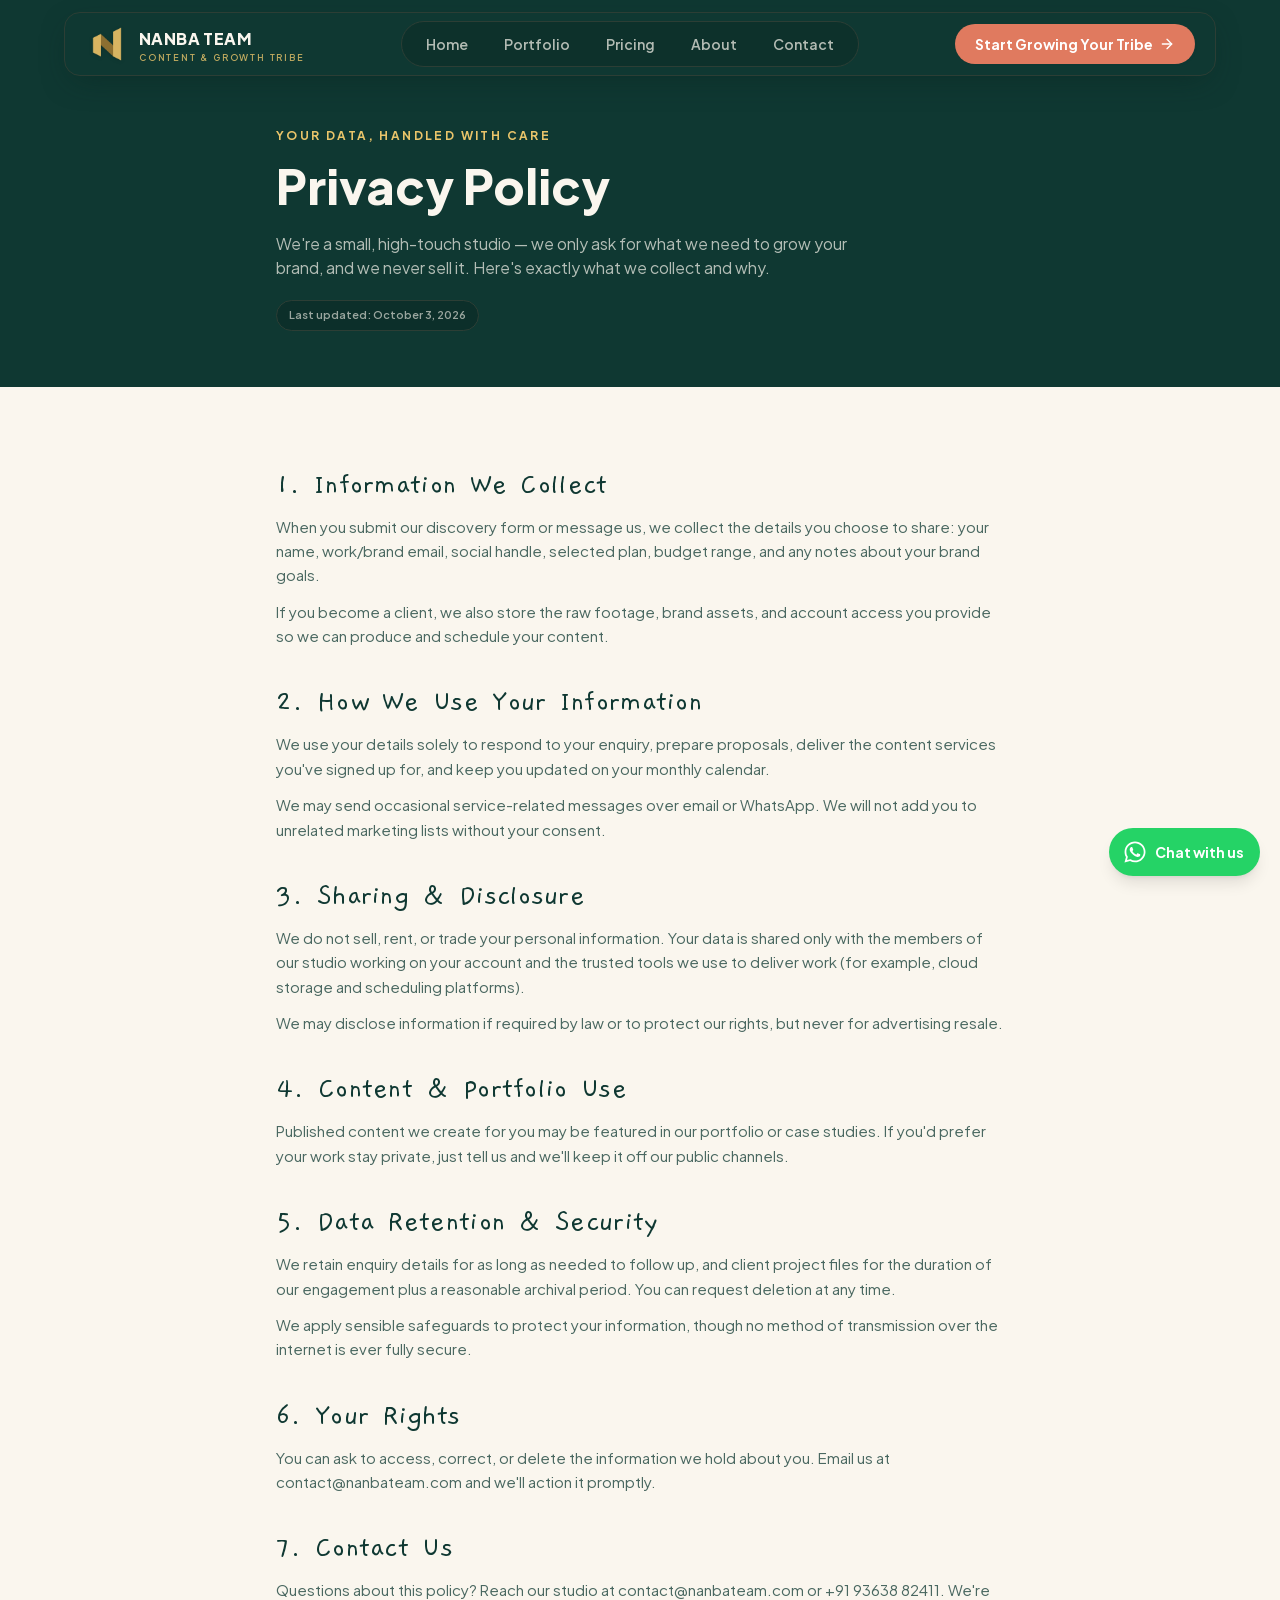
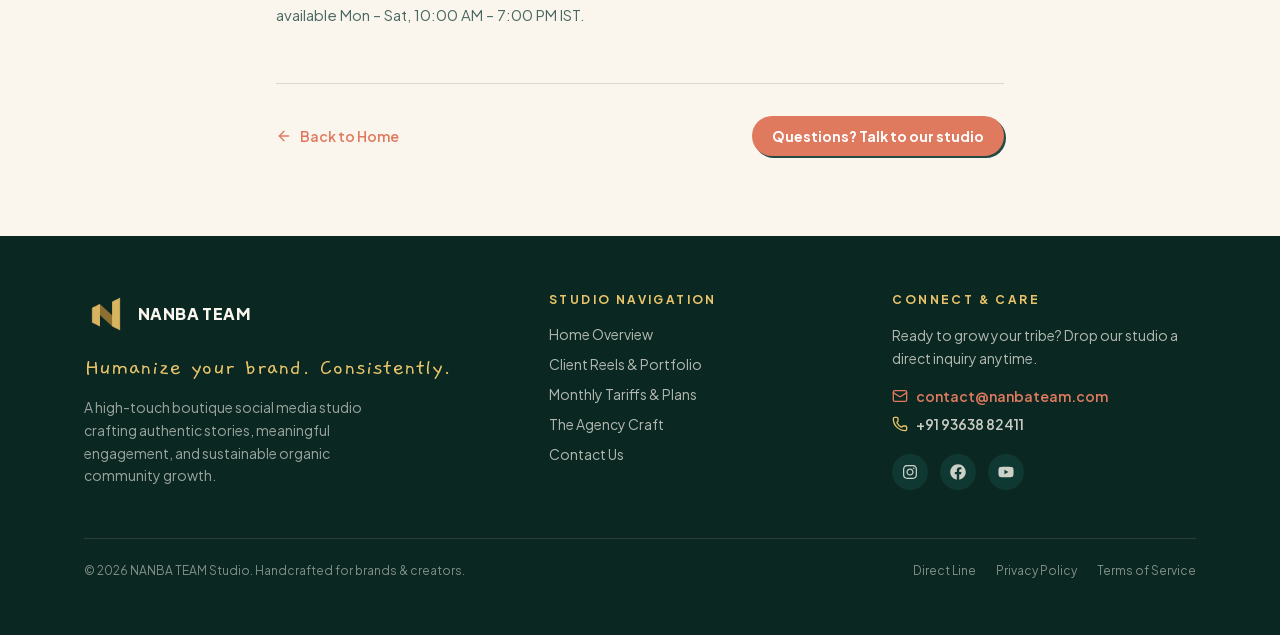
<file: privacy.html>
<!DOCTYPE html><html lang="en" class="gaegu_7c26d8f-module__zzpwxG__variable plus_jakarta_sans_e9451152-module__eMpaqG__variable h-full scroll-smooth antialiased overflow-x-clip"><head><meta charSet="utf-8"/><meta name="viewport" content="width=device-width, initial-scale=1"/><link rel="preload" href="/_next/static/media/02ab09f9d763c490-s.p.2z06xqu30airl.woff2" as="font" crossorigin="" type="font/woff2"/><link rel="preload" href="/_next/static/media/07f6361e5a7f80df-s.p.26av2_jsbqw2v.woff2" as="font" crossorigin="" type="font/woff2"/><link rel="preload" href="/_next/static/media/0889c66bad9b3c3b-s.p.3bu5-yd8kl91o.woff2" as="font" crossorigin="" type="font/woff2"/><link rel="preload" href="/_next/static/media/0be4ac5e39e9c602-s.p.1ew488432_xl1.woff2" as="font" crossorigin="" type="font/woff2"/><link rel="preload" href="/_next/static/media/0d9b096f9220bd2f-s.p.0mh0q1hdow45z.woff2" as="font" crossorigin="" type="font/woff2"/><link rel="preload" href="/_next/static/media/1ad3d68beda43b24-s.p.2brx1eskz0krx.woff2" as="font" crossorigin="" type="font/woff2"/><link rel="preload" href="/_next/static/media/1ee19894c821c06f-s.p.36zhr-3iyc0t_.woff2" as="font" crossorigin="" type="font/woff2"/><link rel="preload" href="/_next/static/media/202883325cd39b81-s.p.34hb9edh362c2.woff2" as="font" crossorigin="" type="font/woff2"/><link rel="preload" href="/_next/static/media/204f31b94d038ed8-s.p.2ocgn5f1t_rbs.woff2" as="font" crossorigin="" type="font/woff2"/><link rel="preload" href="/_next/static/media/20c699199e222389-s.p.2qbe9lbhqfc7x.woff2" as="font" crossorigin="" type="font/woff2"/><link rel="preload" href="/_next/static/media/21991a609c1e4f24-s.p.1x-bwd_pke8d1.woff2" as="font" crossorigin="" type="font/woff2"/><link rel="preload" href="/_next/static/media/2226ad673b3fc0f6-s.p.1l7dnuyk6zhsk.woff2" as="font" crossorigin="" type="font/woff2"/><link rel="preload" href="/_next/static/media/2348b8dc2aca3f08-s.p.18v5fvstyihp3.woff2" as="font" crossorigin="" type="font/woff2"/><link rel="preload" href="/_next/static/media/237cbc7a510357a4-s.p.1iu-ph6b7b-4t.woff2" as="font" crossorigin="" type="font/woff2"/><link rel="preload" href="/_next/static/media/2b2eb8324c5f676a-s.p.2213uwbx3dwca.woff2" as="font" crossorigin="" type="font/woff2"/><link rel="preload" href="/_next/static/media/2b9962b1a2496f46-s.p.17w4vje8-ipgt.woff2" as="font" crossorigin="" type="font/woff2"/><link rel="preload" href="/_next/static/media/31d5de0b6304925d-s.p.3h4ut7jubgzyn.woff2" as="font" crossorigin="" type="font/woff2"/><link rel="preload" href="/_next/static/media/388ed6884b939c78-s.p.39i7gisshnir0.woff2" as="font" crossorigin="" type="font/woff2"/><link rel="preload" href="/_next/static/media/39bf5d97aec1c546-s.p.06c_m0aisupbr.woff2" as="font" crossorigin="" type="font/woff2"/><link rel="preload" href="/_next/static/media/39cc94e2095c98c9-s.p.3ud9gf32vyxjr.woff2" as="font" crossorigin="" type="font/woff2"/><link rel="preload" href="/_next/static/media/3bafb67cb5db234f-s.p.0sein3sbia7yl.woff2" as="font" crossorigin="" type="font/woff2"/><link rel="preload" href="/_next/static/media/3fd9a1b1e379a4e3-s.p.2aq_x5zo8qukl.woff2" as="font" crossorigin="" type="font/woff2"/><link rel="preload" href="/_next/static/media/41756c35938a897b-s.p.3ij7sxvma5f83.woff2" as="font" crossorigin="" type="font/woff2"/><link rel="preload" href="/_next/static/media/44f842f7de634629-s.p.30w83po6pjqte.woff2" as="font" crossorigin="" type="font/woff2"/><link rel="preload" href="/_next/static/media/47696934a7570da2-s.p.1rtq36x7rz84k.woff2" as="font" crossorigin="" type="font/woff2"/><link rel="preload" href="/_next/static/media/4839acb9d141f772-s.p.3eb2uesbhz9fa.woff2" as="font" crossorigin="" type="font/woff2"/><link rel="preload" href="/_next/static/media/48a96dcb9690e60c-s.p.0c49pac54i1ry.woff2" as="font" crossorigin="" type="font/woff2"/><link rel="preload" href="/_next/static/media/4d2098fe38b52459-s.p.1-31cv4hlnr44.woff2" as="font" crossorigin="" type="font/woff2"/><link rel="preload" href="/_next/static/media/4edddecc9770748a-s.p.3b52kuw3s317p.woff2" as="font" crossorigin="" type="font/woff2"/><link rel="preload" href="/_next/static/media/4ef28ae728707c88-s.p.0hv5pa9fvdldx.woff2" as="font" crossorigin="" type="font/woff2"/><link rel="preload" href="/_next/static/media/510d904d59ba32cc-s.p.3wwjw6hl4fb2d.woff2" as="font" crossorigin="" type="font/woff2"/><link rel="preload" href="/_next/static/media/542b922a717396a8-s.p.00eqib7ed9sjx.woff2" as="font" crossorigin="" type="font/woff2"/><link rel="preload" href="/_next/static/media/54ff2b849676b7ad-s.p.0v1eac1x8dybe.woff2" as="font" crossorigin="" type="font/woff2"/><link rel="preload" href="/_next/static/media/551ad6335de14b6d-s.p.3axi0fmzhcr48.woff2" as="font" crossorigin="" type="font/woff2"/><link rel="preload" href="/_next/static/media/555f6c9779a6ea2f-s.p.008y3w7hox3jm.woff2" as="font" crossorigin="" type="font/woff2"/><link rel="preload" href="/_next/static/media/5e3de3e2d3980614-s.p.0q-k4db4rpss1.woff2" as="font" crossorigin="" type="font/woff2"/><link rel="preload" href="/_next/static/media/5fd7b71943441d3d-s.p.2bggcmk0jzdee.woff2" as="font" crossorigin="" type="font/woff2"/><link rel="preload" href="/_next/static/media/60e97c82bbf2656a-s.p.0ha4tyojtkydt.woff2" as="font" crossorigin="" type="font/woff2"/><link rel="preload" href="/_next/static/media/633700c5144cf57b-s.p.071i-7zxz9gi2.woff2" as="font" crossorigin="" type="font/woff2"/><link rel="preload" href="/_next/static/media/6859b2bc6353e7e0-s.p.2d4wovlvb57bc.woff2" as="font" crossorigin="" type="font/woff2"/><link rel="preload" href="/_next/static/media/70624fd140078077-s.p.23jkk6rr0_8fk.woff2" as="font" crossorigin="" type="font/woff2"/><link rel="preload" href="/_next/static/media/708ac5215e601874-s.p.1otlbanmpt5tq.woff2" as="font" crossorigin="" type="font/woff2"/><link rel="preload" href="/_next/static/media/740073afa6d6604a-s.p.1nbpk8-73d_oc.woff2" as="font" crossorigin="" type="font/woff2"/><link rel="preload" href="/_next/static/media/768b290376bb94a3-s.p.1oto7bq1wstw1.woff2" as="font" crossorigin="" type="font/woff2"/><link rel="preload" href="/_next/static/media/789ae921f9ad0c32-s.p.1hzfxwe0g_4r6.woff2" as="font" crossorigin="" type="font/woff2"/><link rel="preload" href="/_next/static/media/794e4d4a6de731ed-s.p.434e-nz-wzhqd.woff2" as="font" crossorigin="" type="font/woff2"/><link rel="preload" href="/_next/static/media/7a9067cce673902f-s.p.2vrfifoe5swj7.woff2" as="font" crossorigin="" type="font/woff2"/><link rel="preload" href="/_next/static/media/7a989262f8963453-s.p.3dgdp7v1qvdfw.woff2" as="font" crossorigin="" type="font/woff2"/><link rel="preload" href="/_next/static/media/7fd638b15ad3af69-s.p.2rtd4_em2kmrp.woff2" as="font" crossorigin="" type="font/woff2"/><link rel="preload" href="/_next/static/media/80acc2f9d1790aee-s.p.3p1t1rei93fh0.woff2" as="font" crossorigin="" type="font/woff2"/><link rel="preload" href="/_next/static/media/8a172900e148830b-s.p.2w3jr8on308z4.woff2" as="font" crossorigin="" type="font/woff2"/><link rel="preload" href="/_next/static/media/8a706fcd092647c2-s.p.3f42frf00l82t.woff2" as="font" crossorigin="" type="font/woff2"/><link rel="preload" href="/_next/static/media/8ac56e8155405d86-s.p.2bbg-70eaudbk.woff2" as="font" crossorigin="" type="font/woff2"/><link rel="preload" href="/_next/static/media/8dd9d9ccf770dc02-s.p.04cq_wu1aeppn.woff2" as="font" crossorigin="" type="font/woff2"/><link rel="preload" href="/_next/static/media/8f102ac0d216e63f-s.p.0c_kz8whdv8or.woff2" as="font" crossorigin="" type="font/woff2"/><link rel="preload" href="/_next/static/media/8f8866676db871eb-s.p.40j30xrne1tay.woff2" as="font" crossorigin="" type="font/woff2"/><link rel="preload" href="/_next/static/media/9001c6e9193bd339-s.p.08unp-5_f1nmc.woff2" as="font" crossorigin="" type="font/woff2"/><link rel="preload" href="/_next/static/media/90cc20c11ed8e383-s.p.0apishbt6ot2x.woff2" as="font" crossorigin="" type="font/woff2"/><link rel="preload" href="/_next/static/media/92a4078f473b310a-s.p.3fholbloho3ce.woff2" as="font" crossorigin="" type="font/woff2"/><link rel="preload" href="/_next/static/media/966bb41cb5a84927-s.p.099ncwluo1pwv.woff2" as="font" crossorigin="" type="font/woff2"/><link rel="preload" href="/_next/static/media/9a2b8e2c490f308b-s.p.1tz91wep1x4gt.woff2" as="font" crossorigin="" type="font/woff2"/><link rel="preload" href="/_next/static/media/a80e5595f83d8b55-s.p.141x3jy_o2s_c.woff2" as="font" crossorigin="" type="font/woff2"/><link rel="preload" href="/_next/static/media/a867e5c2eed94751-s.p.23t_b7b8id_jc.woff2" as="font" crossorigin="" type="font/woff2"/><link rel="preload" href="/_next/static/media/abb9471e6803e3b8-s.p.16wdtjxottyq5.woff2" as="font" crossorigin="" type="font/woff2"/><link rel="preload" href="/_next/static/media/ac24db6a9998d311-s.p.3k92o99w2r654.woff2" as="font" crossorigin="" type="font/woff2"/><link rel="preload" href="/_next/static/media/adcb0330ba1b733e-s.p.3e9hq8x9jcw5f.woff2" as="font" crossorigin="" type="font/woff2"/><link rel="preload" href="/_next/static/media/b16d1c0c05e32a60-s.p.3hmujwi2x_d30.woff2" as="font" crossorigin="" type="font/woff2"/><link rel="preload" href="/_next/static/media/b8e59591506d0376-s.p.3br1yix7oid_s.woff2" as="font" crossorigin="" type="font/woff2"/><link rel="preload" href="/_next/static/media/b9de63e0a9fe0cf2-s.p.0kjbuy1fntxbt.woff2" as="font" crossorigin="" type="font/woff2"/><link rel="preload" href="/_next/static/media/c0f41373200663e9-s.p.17cwfm6qvzrcp.woff2" as="font" crossorigin="" type="font/woff2"/><link rel="preload" href="/_next/static/media/c14643a64a206949-s.p.44vfzu3s8d0o-.woff2" as="font" crossorigin="" type="font/woff2"/><link rel="preload" href="/_next/static/media/c18b3b7a2b12e7e3-s.p.3mcuhpjyi5m-5.woff2" as="font" crossorigin="" type="font/woff2"/><link rel="preload" href="/_next/static/media/c3a2990550a35540-s.p.1jwaqtabaz-m1.woff2" as="font" crossorigin="" type="font/woff2"/><link rel="preload" href="/_next/static/media/c81cd2cb3833e14d-s.p.1a-mlleribx4n.woff2" as="font" crossorigin="" type="font/woff2"/><link rel="preload" href="/_next/static/media/c8913da47d88777c-s.p.2u7ia6dg59fw9.woff2" as="font" crossorigin="" type="font/woff2"/><link rel="preload" href="/_next/static/media/cb01828b1f2642c1-s.p.0er-mb7ckf2du.woff2" as="font" crossorigin="" type="font/woff2"/><link rel="preload" href="/_next/static/media/cd147e7610168de3-s.p.30ah9lebvhxwf.woff2" as="font" crossorigin="" type="font/woff2"/><link rel="preload" href="/_next/static/media/d409128fdf063a28-s.p.2nleos27rd6dz.woff2" as="font" crossorigin="" type="font/woff2"/><link rel="preload" href="/_next/static/media/d87a2a6770484bbb-s.p.44z_7ancu-y5w.woff2" as="font" crossorigin="" type="font/woff2"/><link rel="preload" href="/_next/static/media/d87fe24f77c16a44-s.p.2pxhm5vwfw62e.woff2" as="font" crossorigin="" type="font/woff2"/><link rel="preload" href="/_next/static/media/da58ab5d8c1bbfc4-s.p.30j5qaj7faer7.woff2" as="font" crossorigin="" type="font/woff2"/><link rel="preload" href="/_next/static/media/db7b7fd3abb88410-s.p.16kneh1k30jk1.woff2" as="font" crossorigin="" type="font/woff2"/><link rel="preload" href="/_next/static/media/e04cae570ef1238a-s.p.0rzafts9fhw6x.woff2" as="font" crossorigin="" type="font/woff2"/><link rel="preload" href="/_next/static/media/e1e2f928535adaaf-s.p.3gedjnv4zpaja.woff2" as="font" crossorigin="" type="font/woff2"/><link rel="preload" href="/_next/static/media/e2c8bcaf359549f0-s.p.40ou3re1-vfex.woff2" as="font" crossorigin="" type="font/woff2"/><link rel="preload" href="/_next/static/media/e6e2c050d15af498-s.p.3m5ws44fh70q_.woff2" as="font" crossorigin="" type="font/woff2"/><link rel="preload" href="/_next/static/media/ef928e3c69d1408e-s.p.1j8bi-_bymyuh.woff2" as="font" crossorigin="" type="font/woff2"/><link rel="preload" href="/_next/static/media/f4a375c7008cdc4c-s.p.2hn01u8byatk2.woff2" as="font" crossorigin="" type="font/woff2"/><link rel="preload" href="/_next/static/media/f757dc6152132153-s.p.1s9qu896-qyi0.woff2" as="font" crossorigin="" type="font/woff2"/><link rel="preload" href="/_next/static/media/fba5a26ea33df6a3-s.p.18rizl4rsrl42.woff2" as="font" crossorigin="" type="font/woff2"/><link rel="preload" href="/_next/static/media/ff517ff56ff3579f-s.p.3s8bii8asllhp.woff2" as="font" crossorigin="" type="font/woff2"/><link rel="preload" as="image" href="/logo.png"/><link rel="stylesheet" href="/_next/static/chunks/14yj1wxo8a4u_.css" data-precedence="next"/><link rel="stylesheet" href="/_next/static/chunks/3tbpycs7i3__p.css" data-precedence="next"/><link rel="preload" as="script" fetchPriority="low" href="/_next/static/chunks/3s6nzrbk-8mnv.js"/><script src="/_next/static/chunks/19mx3mg6lkumu.js" async=""></script><script src="/_next/static/chunks/3g4px251sg85e.js" async=""></script><script src="/_next/static/chunks/0tgjiok8t6d_n.js" async=""></script><script src="/_next/static/chunks/turbopack-2wgs7irzom57_.js" async=""></script><script src="/_next/static/chunks/0h2qsuyze9ds1.js" async=""></script><script src="/_next/static/chunks/3urocd201did3.js" async=""></script><script src="/_next/static/chunks/0pyc2b04r1ucd.js" async=""></script><script src="/_next/static/chunks/1_kdzz48cb5_0.js" async=""></script><title>Privacy Policy — NANBA TEAM</title><meta name="description" content="How NANBA TEAM collects, uses, and protects the information you share with our content studio."/><link rel="icon" href="/favicon.ico?favicon.1oj3ag_hqwmh9.ico" sizes="64x64" type="image/x-icon"/><link rel="icon" href="/icon.png?icon.25h7l8lnt34qs.png" sizes="512x512" type="image/png"/><meta name="next-size-adjust" content=""/><script src="/_next/static/chunks/0cz1d0mv5g_q7.js" noModule=""></script></head><body class="min-h-full flex flex-col overflow-x-hidden bg-brand-cream text-brand-teal font-sans selection:bg-brand-gold/40 pb-16 md:pb-0"><div hidden=""><!--$--><!--/$--></div><nav class="fixed top-0 inset-x-0 z-50 px-3 sm:px-4 pt-3"><div class="max-w-6xl mx-auto px-4 sm:px-5 h-14 md:h-16 flex items-center justify-center md:justify-between rounded-2xl bg-brand-teal border border-brand-border shadow-[0_10px_30px_-10px_rgba(10,39,34,0.6)]"><a class="flex items-center gap-2.5" href="/"><img alt="NANBA TEAM logo" width="44" height="44" decoding="async" data-nimg="1" class="w-10 h-10 md:w-11 md:h-11 object-contain drop-shadow" style="color:transparent" src="/logo.png"/><span class="leading-none"><span class="block text-brand-cream font-extrabold tracking-wide text-sm md:text-base">NANBA TEAM</span><span class="block text-brand-gold/80 text-[9px] font-semibold tracking-[0.2em] mt-0.5">CONTENT &amp; GROWTH TRIBE</span></span></a><div class="hidden md:flex items-center gap-1 bg-brand-dark/40 rounded-full px-2 py-1.5 border border-brand-border"><a class="px-4 py-1.5 rounded-full text-sm font-semibold transition-colors text-brand-cream/70 hover:text-brand-cream" href="/">Home</a><a class="px-4 py-1.5 rounded-full text-sm font-semibold transition-colors text-brand-cream/70 hover:text-brand-cream" href="/portfolio">Portfolio</a><a class="px-4 py-1.5 rounded-full text-sm font-semibold transition-colors text-brand-cream/70 hover:text-brand-cream" href="/pricing">Pricing</a><a class="px-4 py-1.5 rounded-full text-sm font-semibold transition-colors text-brand-cream/70 hover:text-brand-cream" href="/about">About</a><a class="px-4 py-1.5 rounded-full text-sm font-semibold transition-colors text-brand-cream/70 hover:text-brand-cream" href="/contact">Contact</a></div><a class="hidden md:inline-flex items-center gap-1.5 bg-brand-terracotta text-white text-sm font-bold px-4 lg:px-5 py-2.5 rounded-full hover:brightness-105 transition-all shadow-doodle-sm" href="/contact">Start Growing Your Tribe<svg xmlns="http://www.w3.org/2000/svg" width="24" height="24" viewBox="0 0 24 24" fill="none" stroke="currentColor" stroke-width="2" stroke-linecap="round" stroke-linejoin="round" class="lucide lucide-arrow-right w-4 h-4" aria-hidden="true"><path d="M5 12h14"></path><path d="m12 5 7 7-7 7"></path></svg></a></div></nav><main class="flex-1"><section class="bg-brand-teal text-brand-cream pt-28 md:pt-32 pb-14"><div class="max-w-3xl mx-auto px-5"><p class="text-xs font-bold tracking-[0.2em] text-brand-gold">YOUR DATA, HANDLED WITH CARE</p><h1 class="mt-3 text-4xl md:text-5xl font-extrabold leading-tight">Privacy Policy</h1><p class="mt-4 text-brand-cream/70 max-w-xl">We&#x27;re a small, high-touch studio — we only ask for what we need to grow your brand, and we never sell it. Here&#x27;s exactly what we collect and why.</p><p class="mt-5 inline-block text-[11px] font-semibold text-brand-cream/60 bg-brand-dark/50 border border-brand-border rounded-full px-3 py-1.5">Last updated: <!-- -->October 3, 2026</p></div></section><section class="bg-brand-cream py-14 md:py-20"><div class="max-w-3xl mx-auto px-5"><div class="space-y-9"><div><h2 class="font-hand text-brand-teal text-2xl md:text-3xl mb-3">1<!-- -->. <!-- -->Information We Collect</h2><div class="space-y-3"><p class="text-brand-teal/75 text-[15px] leading-relaxed">When you submit our discovery form or message us, we collect the details you choose to share: your name, work/brand email, social handle, selected plan, budget range, and any notes about your brand goals.</p><p class="text-brand-teal/75 text-[15px] leading-relaxed">If you become a client, we also store the raw footage, brand assets, and account access you provide so we can produce and schedule your content.</p></div></div><div><h2 class="font-hand text-brand-teal text-2xl md:text-3xl mb-3">2<!-- -->. <!-- -->How We Use Your Information</h2><div class="space-y-3"><p class="text-brand-teal/75 text-[15px] leading-relaxed">We use your details solely to respond to your enquiry, prepare proposals, deliver the content services you&#x27;ve signed up for, and keep you updated on your monthly calendar.</p><p class="text-brand-teal/75 text-[15px] leading-relaxed">We may send occasional service-related messages over email or WhatsApp. We will not add you to unrelated marketing lists without your consent.</p></div></div><div><h2 class="font-hand text-brand-teal text-2xl md:text-3xl mb-3">3<!-- -->. <!-- -->Sharing &amp; Disclosure</h2><div class="space-y-3"><p class="text-brand-teal/75 text-[15px] leading-relaxed">We do not sell, rent, or trade your personal information. Your data is shared only with the members of our studio working on your account and the trusted tools we use to deliver work (for example, cloud storage and scheduling platforms).</p><p class="text-brand-teal/75 text-[15px] leading-relaxed">We may disclose information if required by law or to protect our rights, but never for advertising resale.</p></div></div><div><h2 class="font-hand text-brand-teal text-2xl md:text-3xl mb-3">4<!-- -->. <!-- -->Content &amp; Portfolio Use</h2><div class="space-y-3"><p class="text-brand-teal/75 text-[15px] leading-relaxed">Published content we create for you may be featured in our portfolio or case studies. If you&#x27;d prefer your work stay private, just tell us and we&#x27;ll keep it off our public channels.</p></div></div><div><h2 class="font-hand text-brand-teal text-2xl md:text-3xl mb-3">5<!-- -->. <!-- -->Data Retention &amp; Security</h2><div class="space-y-3"><p class="text-brand-teal/75 text-[15px] leading-relaxed">We retain enquiry details for as long as needed to follow up, and client project files for the duration of our engagement plus a reasonable archival period. You can request deletion at any time.</p><p class="text-brand-teal/75 text-[15px] leading-relaxed">We apply sensible safeguards to protect your information, though no method of transmission over the internet is ever fully secure.</p></div></div><div><h2 class="font-hand text-brand-teal text-2xl md:text-3xl mb-3">6<!-- -->. <!-- -->Your Rights</h2><div class="space-y-3"><p class="text-brand-teal/75 text-[15px] leading-relaxed">You can ask to access, correct, or delete the information we hold about you. Email us at contact@nanbateam.com and we&#x27;ll action it promptly.</p></div></div><div><h2 class="font-hand text-brand-teal text-2xl md:text-3xl mb-3">7<!-- -->. <!-- -->Contact Us</h2><div class="space-y-3"><p class="text-brand-teal/75 text-[15px] leading-relaxed">Questions about this policy? Reach our studio at contact@nanbateam.com or +91 93638 82411. We&#x27;re available Mon – Sat, 10:00 AM – 7:00 PM IST.</p></div></div></div><div class="mt-14 pt-8 border-t border-brand-teal/15 flex flex-wrap items-center justify-between gap-4"><a class="inline-flex items-center gap-2 text-brand-terracotta font-semibold text-sm hover:brightness-110" href="/"><svg xmlns="http://www.w3.org/2000/svg" width="24" height="24" viewBox="0 0 24 24" fill="none" stroke="currentColor" stroke-width="2" stroke-linecap="round" stroke-linejoin="round" class="lucide lucide-arrow-left w-4 h-4" aria-hidden="true"><path d="m12 19-7-7 7-7"></path><path d="M19 12H5"></path></svg> Back to Home</a><a class="inline-flex items-center gap-2 bg-brand-terracotta text-white font-bold px-5 py-2.5 rounded-full text-sm hover:brightness-105 transition-all shadow-doodle-sm" href="/contact">Questions? Talk to our studio</a></div></div></section><!--$--><!--/$--></main><footer class="bg-brand-dark text-brand-cream"><div class="max-w-6xl mx-auto px-5 py-14"><div class="grid gap-10 md:grid-cols-[1.4fr_1fr_1fr]"><div><div class="flex items-center gap-2.5 mb-4"><img alt="NANBA TEAM logo" loading="lazy" width="44" height="44" decoding="async" data-nimg="1" class="w-11 h-11 object-contain" style="color:transparent" src="/logo.png"/><span class="font-extrabold tracking-wide">NANBA TEAM</span></div><p class="font-hand text-brand-gold text-2xl mb-3">Humanize your brand. Consistently.</p><p class="text-brand-cream/60 text-sm max-w-xs leading-relaxed">A high-touch boutique social media studio crafting authentic stories, meaningful engagement, and sustainable organic community growth.</p></div><div><h4 class="text-xs font-bold tracking-[0.2em] text-brand-gold mb-4">STUDIO NAVIGATION</h4><ul class="space-y-2.5 text-sm text-brand-cream/70"><li><a class="hover:text-brand-cream" href="/">Home Overview</a></li><li><a class="hover:text-brand-cream" href="/portfolio">Client Reels &amp; Portfolio</a></li><li><a class="hover:text-brand-cream" href="/pricing">Monthly Tariffs &amp; Plans</a></li><li><a class="hover:text-brand-cream" href="/about">The Agency Craft</a></li><li><a class="hover:text-brand-cream" href="/contact">Contact Us</a></li></ul></div><div><h4 class="text-xs font-bold tracking-[0.2em] text-brand-gold mb-4">CONNECT &amp; CARE</h4><p class="text-sm text-brand-cream/70 mb-4 leading-relaxed">Ready to grow your tribe? Drop our studio a direct inquiry anytime.</p><a href="mailto:contact@nanbateam.com" class="flex items-center gap-2 text-brand-terracotta font-semibold text-sm mb-2 hover:brightness-110"><svg xmlns="http://www.w3.org/2000/svg" width="24" height="24" viewBox="0 0 24 24" fill="none" stroke="currentColor" stroke-width="2" stroke-linecap="round" stroke-linejoin="round" class="lucide lucide-mail w-4 h-4" aria-hidden="true"><path d="m22 7-8.991 5.727a2 2 0 0 1-2.009 0L2 7"></path><rect x="2" y="4" width="20" height="16" rx="2"></rect></svg>contact@nanbateam.com</a><a href="tel:+919363882411" class="flex items-center gap-2 text-brand-cream/80 font-semibold text-sm mb-5 hover:text-brand-cream"><svg xmlns="http://www.w3.org/2000/svg" width="24" height="24" viewBox="0 0 24 24" fill="none" stroke="currentColor" stroke-width="2" stroke-linecap="round" stroke-linejoin="round" class="lucide lucide-phone w-4 h-4 text-brand-gold" aria-hidden="true"><path d="M13.832 16.568a1 1 0 0 0 1.213-.303l.355-.465A2 2 0 0 1 17 15h3a2 2 0 0 1 2 2v3a2 2 0 0 1-2 2A18 18 0 0 1 2 4a2 2 0 0 1 2-2h3a2 2 0 0 1 2 2v3a2 2 0 0 1-.8 1.6l-.468.351a1 1 0 0 0-.292 1.233 14 14 0 0 0 6.392 6.384"></path></svg>+91 93638 82411</a><div class="flex gap-3"><a href="https://instagram.com/nanbateam" target="_blank" rel="noopener noreferrer" class="w-9 h-9 rounded-full bg-brand-teal flex items-center justify-center text-brand-cream/80 hover:bg-brand-terracotta hover:text-white transition-colors"><svg stroke="currentColor" fill="currentColor" stroke-width="0" viewBox="0 0 448 512" class="w-4 h-4" height="1em" width="1em" xmlns="http://www.w3.org/2000/svg"><path d="M224.1 141c-63.6 0-114.9 51.3-114.9 114.9s51.3 114.9 114.9 114.9S339 319.5 339 255.9 287.7 141 224.1 141zm0 189.6c-41.1 0-74.7-33.5-74.7-74.7s33.5-74.7 74.7-74.7 74.7 33.5 74.7 74.7-33.6 74.7-74.7 74.7zm146.4-194.3c0 14.9-12 26.8-26.8 26.8-14.9 0-26.8-12-26.8-26.8s12-26.8 26.8-26.8 26.8 12 26.8 26.8zm76.1 27.2c-1.7-35.9-9.9-67.7-36.2-93.9-26.2-26.2-58-34.4-93.9-36.2-37-2.1-147.9-2.1-184.9 0-35.8 1.7-67.6 9.9-93.9 36.1s-34.4 58-36.2 93.9c-2.1 37-2.1 147.9 0 184.9 1.7 35.9 9.9 67.7 36.2 93.9s58 34.4 93.9 36.2c37 2.1 147.9 2.1 184.9 0 35.9-1.7 67.7-9.9 93.9-36.2 26.2-26.2 34.4-58 36.2-93.9 2.1-37 2.1-147.8 0-184.8zM398.8 388c-7.8 19.6-22.9 34.7-42.6 42.6-29.5 11.7-99.5 9-132.1 9s-102.7 2.6-132.1-9c-19.6-7.8-34.7-22.9-42.6-42.6-11.7-29.5-9-99.5-9-132.1s-2.6-102.7 9-132.1c7.8-19.6 22.9-34.7 42.6-42.6 29.5-11.7 99.5-9 132.1-9s102.7-2.6 132.1 9c19.6 7.8 34.7 22.9 42.6 42.6 11.7 29.5 9 99.5 9 132.1s2.7 102.7-9 132.1z"></path></svg></a><a href="https://facebook.com/nanbateam" target="_blank" rel="noopener noreferrer" class="w-9 h-9 rounded-full bg-brand-teal flex items-center justify-center text-brand-cream/80 hover:bg-brand-terracotta hover:text-white transition-colors"><svg stroke="currentColor" fill="currentColor" stroke-width="0" viewBox="0 0 512 512" class="w-4 h-4" height="1em" width="1em" xmlns="http://www.w3.org/2000/svg"><path d="M504 256C504 119 393 8 256 8S8 119 8 256c0 123.78 90.69 226.38 209.25 245V327.69h-63V256h63v-54.64c0-62.15 37-96.48 93.67-96.48 27.14 0 55.52 4.84 55.52 4.84v61h-31.28c-30.8 0-40.41 19.12-40.41 38.73V256h68.78l-11 71.69h-57.78V501C413.31 482.38 504 379.78 504 256z"></path></svg></a><a href="https://youtube.com/@nanbateam" target="_blank" rel="noopener noreferrer" class="w-9 h-9 rounded-full bg-brand-teal flex items-center justify-center text-brand-cream/80 hover:bg-brand-terracotta hover:text-white transition-colors"><svg stroke="currentColor" fill="currentColor" stroke-width="0" viewBox="0 0 576 512" class="w-4 h-4" height="1em" width="1em" xmlns="http://www.w3.org/2000/svg"><path d="M549.655 124.083c-6.281-23.65-24.787-42.276-48.284-48.597C458.781 64 288 64 288 64S117.22 64 74.629 75.486c-23.497 6.322-42.003 24.947-48.284 48.597-11.412 42.867-11.412 132.305-11.412 132.305s0 89.438 11.412 132.305c6.281 23.65 24.787 41.5 48.284 47.821C117.22 448 288 448 288 448s170.78 0 213.371-11.486c23.497-6.321 42.003-24.171 48.284-47.821 11.412-42.867 11.412-132.305 11.412-132.305s0-89.438-11.412-132.305zm-317.51 213.508V175.185l142.739 81.205-142.739 81.201z"></path></svg></a></div></div></div><div class="mt-12 pt-6 border-t border-brand-border flex flex-col sm:flex-row items-center justify-between gap-3 text-xs text-brand-cream/50"><p>© <!-- -->2026<!-- --> <!-- -->NANBA TEAM<!-- --> Studio. Handcrafted for brands &amp; creators.</p><div class="flex gap-5"><a class="hover:text-brand-cream" href="/contact">Direct Line</a><a class="hover:text-brand-cream" href="/privacy">Privacy Policy</a><a class="hover:text-brand-cream" href="/terms">Terms of Service</a></div></div></div></footer><button aria-label="Chat on WhatsApp" class="fixed bottom-[4.75rem] right-4 md:bottom-6 md:right-5 z-40 flex items-center gap-2 bg-[#25D366] text-white font-bold rounded-full pl-3.5 pr-4 py-3 shadow-lg hover:brightness-105 hover:scale-105 transition-all animate-pulse-ring"><svg stroke="currentColor" fill="currentColor" stroke-width="0" viewBox="0 0 448 512" class="w-6 h-6" height="1em" width="1em" xmlns="http://www.w3.org/2000/svg"><path d="M380.9 97.1C339 55.1 283.2 32 223.9 32c-122.4 0-222 99.6-222 222 0 39.1 10.2 77.3 29.6 111L0 480l117.7-30.9c32.4 17.7 68.9 27 106.1 27h.1c122.3 0 224.1-99.6 224.1-222 0-59.3-25.2-115-67.1-157zm-157 341.6c-33.2 0-65.7-8.9-94-25.7l-6.7-4-69.8 18.3L72 359.2l-4.4-7c-18.5-29.4-28.2-63.3-28.2-98.2 0-101.7 82.8-184.5 184.6-184.5 49.3 0 95.6 19.2 130.4 54.1 34.8 34.9 56.2 81.2 56.1 130.5 0 101.8-84.9 184.6-186.6 184.6zm101.2-138.2c-5.5-2.8-32.8-16.2-37.9-18-5.1-1.9-8.8-2.8-12.5 2.8-3.7 5.6-14.3 18-17.6 21.8-3.2 3.7-6.5 4.2-12 1.4-32.6-16.3-54-29.1-75.5-66-5.7-9.8 5.7-9.1 16.3-30.3 1.8-3.7.9-6.9-.5-9.7-1.4-2.8-12.5-30.1-17.1-41.2-4.5-10.8-9.1-9.3-12.5-9.5-3.2-.2-6.9-.2-10.6-.2-3.7 0-9.7 1.4-14.8 6.9-5.1 5.6-19.4 19-19.4 46.3 0 27.3 19.9 53.7 22.6 57.4 2.8 3.7 39.1 59.7 94.8 83.8 35.2 15.2 49 16.5 66.6 13.9 10.7-1.6 32.8-13.4 37.4-26.4 4.6-13 4.6-24.1 3.2-26.4-1.3-2.5-5-3.9-10.5-6.6z"></path></svg><span class="hidden sm:inline text-sm">Chat with us</span></button><nav class="md:hidden fixed bottom-0 inset-x-0 z-50 bg-brand-teal border-t border-brand-border shadow-[0_-8px_24px_-12px_rgba(10,39,34,0.8)]" style="padding-bottom:env(safe-area-inset-bottom)"><ul class="grid grid-cols-5 px-1 py-1.5"><li class="min-w-0"><a class="flex flex-col items-center gap-0.5 py-1.5 rounded-xl text-[10px] font-semibold transition-colors text-brand-cream/60 hover:text-brand-cream" href="/"><span class="flex items-center justify-center w-9 h-7 rounded-full transition-colors "><svg xmlns="http://www.w3.org/2000/svg" width="24" height="24" viewBox="0 0 24 24" fill="none" stroke="currentColor" stroke-width="2" stroke-linecap="round" stroke-linejoin="round" class="lucide lucide-house lucide-home w-5 h-5" aria-hidden="true"><path d="M15 21v-8a1 1 0 0 0-1-1h-4a1 1 0 0 0-1 1v8"></path><path d="M3 10a2 2 0 0 1 .709-1.528l7-6a2 2 0 0 1 2.582 0l7 6A2 2 0 0 1 21 10v9a2 2 0 0 1-2 2H5a2 2 0 0 1-2-2z"></path></svg></span>Home</a></li><li class="min-w-0"><a class="flex flex-col items-center gap-0.5 py-1.5 rounded-xl text-[10px] font-semibold transition-colors text-brand-cream/60 hover:text-brand-cream" href="/portfolio"><span class="flex items-center justify-center w-9 h-7 rounded-full transition-colors "><svg xmlns="http://www.w3.org/2000/svg" width="24" height="24" viewBox="0 0 24 24" fill="none" stroke="currentColor" stroke-width="2" stroke-linecap="round" stroke-linejoin="round" class="lucide lucide-clapperboard w-5 h-5" aria-hidden="true"><path d="m12.296 3.464 3.02 3.956"></path><path d="M20.2 6 3 11l-.9-2.4c-.3-1.1.3-2.2 1.3-2.5l13.5-4c1.1-.3 2.2.3 2.5 1.3z"></path><path d="M3 11h18v8a2 2 0 0 1-2 2H5a2 2 0 0 1-2-2z"></path><path d="m6.18 5.276 3.1 3.899"></path></svg></span>Reels</a></li><li class="min-w-0"><a class="flex flex-col items-center gap-0.5 py-1.5 rounded-xl text-[10px] font-semibold transition-colors text-brand-cream/60 hover:text-brand-cream" href="/pricing"><span class="flex items-center justify-center w-9 h-7 rounded-full transition-colors "><svg xmlns="http://www.w3.org/2000/svg" width="24" height="24" viewBox="0 0 24 24" fill="none" stroke="currentColor" stroke-width="2" stroke-linecap="round" stroke-linejoin="round" class="lucide lucide-tag w-5 h-5" aria-hidden="true"><path d="M12.586 2.586A2 2 0 0 0 11.172 2H4a2 2 0 0 0-2 2v7.172a2 2 0 0 0 .586 1.414l8.704 8.704a2.426 2.426 0 0 0 3.42 0l6.58-6.58a2.426 2.426 0 0 0 0-3.42z"></path><circle cx="7.5" cy="7.5" r=".5" fill="currentColor"></circle></svg></span>Pricing</a></li><li class="min-w-0"><a class="flex flex-col items-center gap-0.5 py-1.5 rounded-xl text-[10px] font-semibold transition-colors text-brand-cream/60 hover:text-brand-cream" href="/about"><span class="flex items-center justify-center w-9 h-7 rounded-full transition-colors "><svg xmlns="http://www.w3.org/2000/svg" width="24" height="24" viewBox="0 0 24 24" fill="none" stroke="currentColor" stroke-width="2" stroke-linecap="round" stroke-linejoin="round" class="lucide lucide-users w-5 h-5" aria-hidden="true"><path d="M16 21v-2a4 4 0 0 0-4-4H6a4 4 0 0 0-4 4v2"></path><path d="M16 3.128a4 4 0 0 1 0 7.744"></path><path d="M22 21v-2a4 4 0 0 0-3-3.87"></path><circle cx="9" cy="7" r="4"></circle></svg></span>About</a></li><li class="min-w-0"><a class="flex flex-col items-center gap-0.5 py-1.5 rounded-xl text-[10px] font-semibold transition-colors text-brand-cream/60 hover:text-brand-cream" href="/contact"><span class="flex items-center justify-center w-9 h-7 rounded-full transition-colors "><svg xmlns="http://www.w3.org/2000/svg" width="24" height="24" viewBox="0 0 24 24" fill="none" stroke="currentColor" stroke-width="2" stroke-linecap="round" stroke-linejoin="round" class="lucide lucide-message-circle w-5 h-5" aria-hidden="true"><path d="M2.992 16.342a2 2 0 0 1 .094 1.167l-1.065 3.29a1 1 0 0 0 1.236 1.168l3.413-.998a2 2 0 0 1 1.099.092 10 10 0 1 0-4.777-4.719"></path></svg></span>Contact</a></li></ul></nav><script src="/_next/static/chunks/3s6nzrbk-8mnv.js" id="_R_" async=""></script><script>(self.__next_f=self.__next_f||[]).push([0])</script><script>self.__next_f.push([1,"1:\"$Sreact.fragment\"\n2:I[45678,[\"/_next/static/chunks/0h2qsuyze9ds1.js\",\"/_next/static/chunks/3urocd201did3.js\",\"/_next/static/chunks/0pyc2b04r1ucd.js\",\"/_next/static/chunks/1_kdzz48cb5_0.js\"],\"default\"]\n3:I[39756,[\"/_next/static/chunks/0h2qsuyze9ds1.js\",\"/_next/static/chunks/3urocd201did3.js\",\"/_next/static/chunks/0pyc2b04r1ucd.js\",\"/_next/static/chunks/1_kdzz48cb5_0.js\"],\"default\"]\n4:I[37457,[\"/_next/static/chunks/0h2qsuyze9ds1.js\",\"/_next/static/chunks/3urocd201did3.js\",\"/_next/static/chunks/0pyc2b04r1ucd.js\",\"/_next/static/chunks/1_kdzz48cb5_0.js\"],\"default\"]\n5:I[85437,[\"/_next/static/chunks/0h2qsuyze9ds1.js\",\"/_next/static/chunks/3urocd201did3.js\",\"/_next/static/chunks/0pyc2b04r1ucd.js\",\"/_next/static/chunks/1_kdzz48cb5_0.js\"],\"Image\"]\n6:I[22016,[\"/_next/static/chunks/0h2qsuyze9ds1.js\",\"/_next/static/chunks/3urocd201did3.js\",\"/_next/static/chunks/0pyc2b04r1ucd.js\",\"/_next/static/chunks/1_kdzz48cb5_0.js\"],\"\"]\n12:I[68027,[\"/_next/static/chunks/0h2qsuyze9ds1.js\",\"/_next/static/chunks/3urocd201did3.js\",\"/_next/static/chunks/0pyc2b04r1ucd.js\",\"/_next/static/chunks/1_kdzz48cb5_0.js\"],\"default\",1]\n:HL[\"/_next/static/chunks/14yj1wxo8a4u_.css\",\"style\"]\n:HL[\"/_next/static/chunks/3tbpycs7i3__p.css\",\"style\"]\n:HL[\"/_next/static/media/02ab09f9d763c490-s.p.2z06xqu30airl.woff2\",\"font\",{\"crossOrigin\":\"\",\"type\":\"font/woff2\"}]\n:HL[\"/_next/static/media/07f6361e5a7f80df-s.p.26av2_jsbqw2v.woff2\",\"font\",{\"crossOrigin\":\"\",\"type\":\"font/woff2\"}]\n:HL[\"/_next/static/media/0889c66bad9b3c3b-s.p.3bu5-yd8kl91o.woff2\",\"font\",{\"crossOrigin\":\"\",\"type\":\"font/woff2\"}]\n:HL[\"/_next/static/media/0be4ac5e39e9c602-s.p.1ew488432_xl1.woff2\",\"font\",{\"crossOrigin\":\"\",\"type\":\"font/woff2\"}]\n:HL[\"/_next/static/media/0d9b096f9220bd2f-s.p.0mh0q1hdow45z.woff2\",\"font\",{\"crossOrigin\":\"\",\"type\":\"font/woff2\"}]\n:HL[\"/_next/static/media/1ad3d68beda43b24-s.p.2brx1eskz0krx.woff2\",\"font\",{\"crossOrigin\":\"\",\"type\":\"font/woff2\"}]\n:HL[\"/_next/static/media/1ee19894c821c06f-s.p.36zhr-3iyc0t_.woff2\",\"font\",{\"crossOrigin\":\"\",\"type\":\"font/woff2\"}]\n:HL[\"/_next/static/media/202883325cd39b81-s.p.34hb9edh362c2.woff2\",\"font\",{\"crossOrigin\":\"\",\"type\":\"font/woff2\"}]\n:HL[\"/_next/static/media/204f31b94d038ed8-s.p.2ocgn5f1t_rbs.woff2\",\"font\",{\"crossOrigin\":\"\",\"type\":\"font/woff2\"}]\n:HL[\"/_next/static/media/20c699199e222389-s.p.2qbe9lbhqfc7x.woff2\",\"font\",{\"crossOrigin\":\"\",\"type\":\"font/woff2\"}]\n:HL[\"/_next/static/media/21991a609c1e4f24-s.p.1x-bwd_pke8d1.woff2\",\"font\",{\"crossOrigin\":\"\",\"type\":\"font/woff2\"}]\n:HL[\"/_next/static/media/2226ad673b3fc0f6-s.p.1l7dnuyk6zhsk.woff2\",\"font\",{\"crossOrigin\":\"\",\"type\":\"font/woff2\"}]\n:HL[\"/_next/static/media/2348b8dc2aca3f08-s.p.18v5fvstyihp3.woff2\",\"font\",{\"crossOrigin\":\"\",\"type\":\"font/woff2\"}]\n:HL[\"/_next/static/media/237cbc7a510357a4-s.p.1iu-ph6b7b-4t.woff2\",\"font\",{\"crossOrigin\":\"\",\"type\":\"font/woff2\"}]\n:HL[\"/_next/static/media/2b2eb8324c5f676a-s.p.2213uwbx3dwca.woff2\",\"font\",{\"crossOrigin\":\"\",\"type\":\"font/woff2\"}]\n:HL[\"/_next/static/media/2b9962b1a2496f46-s.p.17w4vje8-ipgt.woff2\",\"font\",{\"crossOrigin\":\"\",\"type\":\"font/woff2\"}]\n:HL[\"/_next/static/media/31d5de0b6304925d-s.p.3h4ut7jubgzyn.woff2\",\"font\",{\"crossOrigin\":\"\",\"type\":\"font/woff2\"}]\n:HL[\"/_next/static/media/388ed6884b939c78-s.p.39i7gisshnir0.woff2\",\"font\",{\"crossOrigin\":\"\",\"type\":\"font/woff2\"}]\n:HL[\"/_next/static/media/39bf5d97aec1c546-s.p.06c_m0aisupbr.woff2\",\"font\",{\"crossOrigin\":\"\",\"type\":\"font/woff2\"}]\n:HL[\"/_next/static/media/39cc94e2095c98c9-s.p.3ud9gf32vyxjr.woff2\",\"font\",{\"crossOrigin\":\"\",\"type\":\"font/woff2\"}]\n:HL[\"/_next/static/media/3bafb67cb5db234f-s.p.0sein3sbia7yl.woff2\",\"font\",{\"crossOrigin\":\"\",\"type\":\"font/woff2\"}]\n:HL[\"/_next/static/media/3fd9a1b1e379a4e3-s.p.2aq_x5zo8qukl.woff2\",\"font\",{\"crossOrigin\":\"\",\"type\":\"font/woff2\"}]\n:HL[\"/_next/static/media/41756c35938a897b-s.p.3ij7sxvma5f83.woff2\",\"font\",{\"crossOrigin\":\"\",\"type\":\"font/woff2\"}]\n:HL[\"/_next/static/media/44f842f7de634629-s.p.30w83po6pjqte.woff2\",\"font\",{\"crossOrigin\":\"\",\"type\":\"font/woff2\"}]\n:HL[\"/_next/static/media/47696934a7570da2-s.p.1rtq36x7rz84k.woff2\",\"font\",{\"crossOrigin\":\"\",\"type\":\"font/woff2\"}]\n:HL[\"/_next/static/media/4839acb9d141f772-s.p.3eb2uesbhz9fa.woff2\",\"font\",{\"crossOrigin\":\"\",\"type\":\"font/woff2\"}]\n:HL[\"/_next/static/media/48a96dcb9690e60c-s.p.0c49pac54i1ry.woff2\",\"font\",{\"crossOrigin\":\"\",\"type\":\"font/woff2\"}]\n:HL[\"/_next/static/media/4d2098fe38b52459-s.p.1-31cv4hlnr44.woff2\",\"font\",{\"crossOrigin\":\"\",\"type\":\"font/woff2\"}]\n:HL[\"/_next/static/media/4edddecc9770748a-s.p.3b52kuw3s317p.woff2\",\"font\",{\"crossOrigin\":\"\",\"type\":\"font/woff2\"}]\n:HL[\"/_next/static/media/4ef28ae728707c88-s.p.0hv5pa9fvdldx.woff2\",\"font\",{\"crossOrigin\":\"\",\"type\":\"font/woff2\"}]\n:HL[\"/_next/static/media/510d904d59ba32cc-s.p.3wwjw6hl4fb2d.woff2\",\"font\",{\"crossOrigin\":\"\",\"type\":\"font/woff2\"}]\n:HL[\"/_next/static/media/542b922a717396a8-s.p.00eqib7ed9sjx.woff2\",\"font\",{\"crossOrigin\":\"\",\"type\":\"font/woff2\"}]\n:HL[\"/_next/static/media/54ff2b849676b7ad-s.p.0v1eac1x8dybe.woff2\",\"font\",{\"crossOrigin\":\"\",\"type\":\"font/woff2\"}]\n:HL[\"/_next/static/media/551ad6335de14b6d-s.p.3axi0fmzhcr48.woff2\",\"font\",{\"crossOrigin\":\"\",\"type\":\"font/woff2\"}]\n:HL[\"/_next/static/media/555f6c9779a6ea2f-s.p.008y3w7hox3jm.woff2\",\"font\",{\"crossOrigin\":\"\",\"type\":\"font/woff2\"}]\n:HL[\"/_next/static/media/5e3de3e2d3980614-s.p.0q-k4db4rpss1.woff2\",\"font\",{\"crossOrigin\":\"\",\"type\":\"font/woff2\"}]\n:HL[\"/_next/static/media/5fd7b71943441d3d-s.p.2bggcmk0jzdee.woff2\",\"font\",{\"crossOrigin\":\"\",\"type\":\"font/woff2\"}]\n:HL[\"/_next/static/media/60e97c82bbf2656a-s.p.0ha4tyojtkydt.woff2\",\"font\",{\"crossOrigin\":\"\",\"type\":\"font/woff2\"}]\n:HL[\"/_next/static/media/633700c5144cf57b-s.p.071i-7zxz9gi2.woff2\",\"font\",{\"crossOrigin\":\"\",\"type\":\"font/woff2\"}]\n:HL[\"/_next/static/media/6859b2bc6353e7e0-s.p.2d4wovlvb57bc.woff2\",\"font\",{\"crossOrigin\":\"\",\"type\":\"font/woff2\"}]\n:HL[\"/_next/static/media/70624fd140078077-s.p.23jkk6rr0_8fk.woff2\",\"font\",{\"crossOrigin\":\"\",\"type\":\"font/woff2\"}]\n:HL[\"/_next/static/media/708ac5215e601874-s.p.1otlbanmpt5tq.woff2\",\"font\",{\"crossOrigin\":\"\",\"type\":\"font/woff2\"}]\n:HL[\"/_next/static/media/740073afa6d6604a-s.p.1nbpk8-73d_oc.woff2\",\"font\",{\"crossOrigin\":\"\",\"type\":\"font/woff2\"}]\n:HL[\"/_next/static/media/768b290376bb94a3-s.p.1oto7bq1wstw1.woff2\",\"font\",{\"crossOrigin\":\"\",\"type\":\"font/woff2\"}]\n:HL[\"/_next/static/media/789ae921f9ad0c32-s.p.1hzfxwe0g_4r6.woff2\",\"font\",{\"crossOrigin\":\"\",\"type\":\"font/woff2\"}]\n:HL[\"/_next/static/media/794e4d4a6de731ed-s.p.434e-nz-wzhqd.woff2\",\"font\",{\"crossOrigin\":\"\",\"type\":\"font/woff2\"}]\n:HL[\"/_next/static/media/7a9067cce673902f-s.p.2vrfifoe5swj7.woff2\",\"font\",{\"crossOrigin\":\"\",\"type\":\"font/woff2\"}]\n:HL[\"/_next/static/media/7a989262f8963453-s.p.3dgdp7v1qvdfw.woff2\",\"font\",{\"crossOrigin\":\"\",\"type\":\"font/woff2\"}]\n:HL[\"/_next/static/media/7fd638b15ad3af69-s.p.2rtd4_em2kmrp.woff2\",\"font\",{\"crossOrigin\":\"\",\"type\":\"font/woff2\"}]\n:HL[\"/_next/static/media/80acc2f9d1790aee-s.p.3p1t1rei93fh0.woff2\",\"font\",{\"crossOrigin\":\"\",\"type\":\"font/woff2\"}]\n:HL[\"/_next/static/media/8a172900e148830b-s.p.2w3jr8on308z4.woff2\",\"font\",{\"crossOrigin\":\"\",\"type\":\"font/woff2\"}]\n:HL[\"/_next/static/media/8a706fcd092647c2-s.p.3f42frf00l82t.woff2\",\"font\",{\"crossOrigin\":\"\",\"type\":\"font/woff2\"}]\n:HL[\"/_next/static/media/8ac56e8155405d86-s.p.2bbg-70eaudbk.woff2\",\"font\",{\"crossOrigin\":\"\",\"type\":\"font/woff2\"}]\n:HL[\"/_next/static/media/8dd9d9ccf770dc02-s.p.04cq_wu1aeppn.woff2\",\"font\",{\"crossOrigin\":\"\",\"type\":\"font/woff2\"}]\n:HL[\"/_next/static/media/8f102ac0d216e63f-s.p.0c_kz8whdv8or.woff2\",\"font\",{\"crossOrigin\":\"\",\"type\":\"font/woff2\"}]\n:HL[\"/_next/static/media/8f8866676db871eb-s.p.40j30xrne1tay.woff2\",\"font\",{\"crossOrigin\":\"\",\"type\":\"font/woff2\"}]\n:HL[\"/_next/static/media/9001c6e9193bd339-s.p.08unp-5_f1nmc.woff2\",\"font\",{\"crossOrigin\":\"\",\"type\":\"font/woff2\"}]\n:HL[\"/_next/static/media/90cc20c11ed8e383-s.p.0apishbt6ot2x.woff2\",\"font\",{\"crossOrigin\":\"\",\"type\":\"font/woff2\"}]\n:HL[\"/_next/static/media/92a4078f473b310a-s.p.3fholbloho3ce.woff2\",\"font\",{\"crossOrigin\":\"\",\"type\":\"font/woff2\"}]\n:HL[\"/_next/static/media/966bb41cb5a84927-s.p.099ncwluo1pwv.woff2\",\"font\",{\"crossOrigin\":\"\",\"type\":\"font/woff2\"}]\n:HL[\"/_next/static/media/9a2b8e2c490f308b-s.p.1tz91wep1x4gt.woff2\",\"font\",{\"crossOrigin\":\"\",\"type\":\"font/woff2\"}]\n:HL[\"/_next/static/media/a80e5595f83d8b55-s.p.141x3jy_o2s_c.woff2\",\"font\",{\"crossOrigin\":\"\",\"type\":\"font/woff2\"}]\n:HL[\"/_next/static/media/a867e5c2eed94751-s.p.23t_b7b8id_jc.woff2\",\"font\",{\"crossOrigin\":\"\",\"type\":\"font/woff2\"}]\n:HL[\"/_next/static/media/abb9471e6803e3b8-s.p.16wdtjxottyq5.woff2\",\"font\",{\"crossOrigin\":\"\",\"type\":\"font/woff2\"}]\n:HL[\"/_next/static/media/ac24db6a9998d311-s.p.3k92o99w2r654.woff2\",\"font\",{\"crossOrigin\":\"\",\"type\":\"font/woff2\"}]\n:HL[\"/_next/static/media/adcb0330ba1b733e-s.p.3e9hq8x9jcw5f.woff2\",\"font\",{\"crossOrigin\":\"\",\"type\":\"font/woff2\"}]\n:HL[\"/_next/static/media/b16d1c0c05e32a60-s.p.3hmujwi2x_d30.woff2\",\"font\",{\"crossOrigin\":\"\",\"type\":\"font/woff2\"}]\n:HL[\"/_next/static/media/b8e59591506d0376-s.p.3br1yix7oid_s.woff2\",\"font\",{\"crossOrigin\":\"\",\"type\":\"font/woff2\"}]\n:HL[\"/_next/static/media/b9de63e0a9fe0cf2-s.p.0kjbuy1fntxbt.woff2\",\"font\",{\"crossOrigin\":\"\",\"type\":\"font/woff2\"}]\n:HL[\"/_next/static/media/c0f41373200663e9-s.p.17cwfm6qvzrcp.woff2\",\"font\",{\"crossOrigin\":\"\",\"type\":\"font/woff2\"}]\n:HL[\"/_next/static/media/c14643a64a206949-s.p.44vfzu3s8d0o-.woff2\",\"font\",{\"crossOrigin\":\"\",\"type\":\"font/woff2\"}]\n:HL[\"/_next/static/media/c18b3b7a2b12e7e3-s.p.3mcuhpjyi5m-5.woff2\",\"font\",{\"crossOrigin\":\"\",\"type\":\"font/woff2\"}]\n:HL[\"/_next/static/media/c3a2990550a35540-s.p.1jwaqtabaz-m1.woff2\",\"font\",{\"crossOrigin\":\"\",\"type\":\"font/woff2\"}]\n:HL[\"/_next/static/media/c81cd2cb3833e14d-s.p.1a-mlleribx4n.woff2\",\"font\",{\"crossOrigin\":\"\",\"type\":\"font/woff2\"}]\n:HL[\"/_next/static/media/c8913da47d88777c-s.p.2u7ia6dg59fw9.woff2\",\"font\",{\"crossOrigin\":\"\",\"type\":\"font/woff2\"}]\n:HL[\"/_next/static/media/cb01828b1f2642c1-s.p.0er-mb7ckf2du.woff2\",\"font\",{\"crossOrigin\":\"\",\"type\":\"font/woff2\"}]\n:HL[\"/_next/static/media/cd147e7610168de3-s.p.30ah9lebvhxwf.woff2\",\"font\",{\"crossOrigin\":\"\",\"type\":\"font/woff2\"}]\n:HL[\"/_next/static/media/d409128fdf063a28-s.p.2nleos27rd6dz.woff2\",\"font\",{\"crossOrigin\":\"\",\"type\":\"font/woff2\"}]\n:HL[\"/_next/static/media/d87a2a6770484bbb-s.p.44z_7ancu-y5w.woff2\",\"font\",{\"crossOrigin\":\"\",\"type\":\"font/woff2\"}]\n:HL[\"/_next/static/media/d87fe24f77c16a44-s.p.2pxhm5vwfw62e.woff2\",\"font\",{\"crossOrigin\":\"\",\"type\":\"font/woff2\"}]\n:HL[\"/_next/static/media/da58ab5d8c1bbfc4-s.p.30j5qaj7faer7.woff2\",\"font\",{\"crossOrigin\":\"\",\"type\":\"font/woff2\"}]\n:HL[\"/_next/static/media/db7b7fd3abb88410-s.p.16kneh1k30jk1.woff2\",\"font\",{\"crossOrigin\":\"\",\"type\":\"font/woff2\"}]\n:HL[\"/_next/static/media/e04cae570ef1238a-s.p.0rzafts9fhw6x.woff2\",\"font\",{\"crossOrigin\":\"\",\"type\":\"font/woff2\"}]\n:HL[\"/_next/static/media/e1e2f928535adaaf-s.p.3gedjnv4zpaja.woff2\",\"font\",{\"crossOrigin\":\"\",\"type\":\"font/woff2\"}]\n:HL[\"/_next/static/media/e2c8bcaf359549f0-s.p.40ou3re1-vfex.woff2\",\"font\",{\"crossOrigin\":\"\",\"type\":\"font/woff2\"}]\n:HL[\"/_next/static/media/e6e2c050d15af498-s.p.3m5ws44fh70q_.woff2\",\"font\",{\"crossOrigin\":\"\",\"type\":\"font/woff2\"}]\n:HL[\"/_next/static/media/ef928e3c69d1408e-s.p.1j8bi-_bymyuh.woff2\",\"font\",{\"crossOrigin\":\"\",\"type\":\"font/woff2\"}]\n:HL[\"/_next/static/media/f4a375c7008cdc4c-s.p.2hn01u8byatk2.woff2\",\"font\",{\"crossOrigin\":\"\",\"type\":\"font/woff2\"}]\n:HL[\"/_next/static/media/f757dc6152132153-s.p.1s9qu896-qyi0.woff2\",\"font\",{\"crossOrigin\":\"\",\"type\":\"font/woff2\"}]\n:HL[\"/_next/static/media/fba5a26ea33df6a3-s.p.18rizl4rsrl42.woff2\",\"font\",{\"crossOrigin\":\"\",\"type\":\"font/woff2\"}]\n:HL[\"/_next/static/media/ff517ff56ff3579f-s.p.3s8bii8asllhp.woff2\",\"font\",{\"crossOrigin\":\"\",\"type\":\"font/woff2\"}]\n10:X\n0:{\"P\":null,\"c\":[\"\",\"privacy\"],\"q\":\"\",\"i\":false,\"f\":[[[\"\",{\"children\":[\"privacy\",{\"children\":[\"__PAGE__\",{},\"$undefined\",\"$undefined\",4608]},\"$undefined\",\"$undefined\",4608]},\"$undefined\",\"$undefined\",4624],[[\"$\",\"$1\",\"c\",{\"children\":[[[\"$\",\"link\",\"0\",{\"rel\":\"stylesheet\",\"href\":\"/_next/static/chunks/14yj1wxo8a4u_.css\",\"precedence\":\"next\",\"crossOrigin\":\"$undefined\",\"nonce\":\"$undefined\"}],[\"$\",\"link\",\"1\",{\"rel\":\"stylesheet\",\"href\":\"/_next/static/chunks/3tbpycs7i3__p.css\",\"precedence\":\"next\",\"crossOrigin\":\"$undefined\",\"nonce\":\"$undefined\"}],[\"$\",\"script\",\"script-0\",{\"src\":\"/_next/static/chunks/0h2qsuyze9ds1.js\",\"async\":true,\"nonce\":\"$undefined\"}],[\"$\",\"script\",\"script-1\",{\"src\":\"/_next/static/chunks/3urocd201did3.js\",\"async\":true,\"nonce\":\"$undefined\"}],[\"$\",\"script\",\"script-2\",{\"src\":\"/_next/static/chunks/0pyc2b04r1ucd.js\",\"async\":true,\"nonce\":\"$undefined\"}],[\"$\",\"script\",\"script-3\",{\"src\":\"/_next/static/chunks/1_kdzz48cb5_0.js\",\"async\":true,\"nonce\":\"$undefined\"}]],[\"$\",\"html\",null,{\"lang\":\"en\",\"className\":\"gaegu_7c26d8f-module__zzpwxG__variable plus_jakarta_sans_e9451152-module__eMpaqG__variable h-full scroll-smooth antialiased overflow-x-clip\",\"children\":[\"$\",\"body\",null,{\"className\":\"min-h-full flex flex-col overflow-x-hidden bg-brand-cream text-brand-teal font-sans selection:bg-brand-gold/40 pb-16 md:pb-0\",\"children\":[[\"$\",\"$L2\",null,{}],[\"$\",\"main\",null,{\"className\":\"flex-1\",\"children\":[\"$\",\"$L3\",null,{\"parallelRouterKey\":\"children\",\"error\":\"$undefined\",\"errorStyles\":\"$undefined\",\"errorScripts\":\"$undefined\",\"template\":[\"$\",\"$L4\",null,{}],\"templateStyles\":\"$undefined\",\"templateScripts\":\"$undefined\",\"notFound\":[[[\"$\",\"title\",null,{\"children\":\"404: This page could not be found.\"}],[\"$\",\"div\",null,{\"style\":{\"fontFamily\":\"system-ui,\\\"Segoe UI\\\",Roboto,Helvetica,Arial,sans-serif,\\\"Apple Color Emoji\\\",\\\"Segoe UI Emoji\\\"\",\"height\":\"100vh\",\"textAlign\":\"center\",\"display\":\"flex\",\"flexDirection\":\"column\",\"alignItems\":\"center\",\"justifyContent\":\"center\"},\"children\":[\"$\",\"div\",null,{\"children\":[[\"$\",\"style\",null,{\"dangerouslySetInnerHTML\":{\"__html\":\"body{color:#000;background:#fff;margin:0}.next-error-h1{border-right:1px solid rgba(0,0,0,.3)}@media (prefers-color-scheme:dark){body{color:#fff;background:#000}.next-error-h1{border-right:1px solid rgba(255,255,255,.3)}}\"}}],[\"$\",\"h1\",null,{\"className\":\"next-error-h1\",\"style\":{\"display\":\"inline-block\",\"margin\":\"0 20px 0 0\",\"padding\":\"0 23px 0 0\",\"fontSize\":24,\"fontWeight\":500,\"verticalAlign\":\"top\",\"lineHeight\":\"49px\"},\"children\":404}],[\"$\",\"div\",null,{\"style\":{\"display\":\"inline-block\"},\"children\":[\"$\",\"h2\",null,{\"style\":{\"fontSize\":14,\"fontWeight\":400,\"lineHeight\":\"49px\",\"margin\":0},\"children\":\"This page could not be found.\"}]}]]}]}]],[]],\"forbidden\":\"$undefined\",\"unauthorized\":\"$undefined\"}]}],[\"$\",\"footer\",null,{\"className\":\"bg-brand-dark text-brand-cream\",\"children\":[\"$\",\"div\",null,{\"className\":\"max-w-6xl mx-auto px-5 py-14\",\"children\":[[\"$\",\"div\",null,{\"className\":\"grid gap-10 md:grid-cols-[1.4fr_1fr_1fr]\",\"children\":[[\"$\",\"div\",null,{\"children\":[[\"$\",\"div\",null,{\"className\":\"flex items-center gap-2.5 mb-4\",\"children\":[[\"$\",\"$L5\",null,{\"src\":\"/logo.png\",\"alt\":\"NANBA TEAM logo\",\"width\":44,\"height\":44,\"className\":\"w-11 h-11 object-contain\"}],[\"$\",\"span\",null,{\"className\":\"font-extrabold tracking-wide\",\"children\":\"NANBA TEAM\"}]]}],[\"$\",\"p\",null,{\"className\":\"font-hand text-brand-gold text-2xl mb-3\",\"children\":\"Humanize your brand. Consistently.\"}],[\"$\",\"p\",null,{\"className\":\"text-brand-cream/60 text-sm max-w-xs leading-relaxed\",\"children\":\"A high-touch boutique social media studio crafting authentic stories, meaningful engagement, and sustainable organic community growth.\"}]]}],[\"$\",\"div\",null,{\"children\":[[\"$\",\"h4\",null,{\"className\":\"text-xs font-bold tracking-[0.2em] text-brand-gold mb-4\",\"children\":\"STUDIO NAVIGATION\"}],[\"$\",\"ul\",null,{\"className\":\"space-y-2.5 text-sm text-brand-cream/70\",\"children\":[[\"$\",\"li\",null,{\"children\":[\"$\",\"$L6\",null,{\"href\":\"/\",\"className\":\"hover:text-brand-cream\",\"children\":\"Home Overview\"}]}],[\"$\",\"li\",null,{\"children\":[\"$\",\"$L6\",null,{\"href\":\"/portfolio\",\"className\":\"hover:text-brand-cream\",\"children\":\"Client Reels \u0026 Portfolio\"}]}],[\"$\",\"li\",null,{\"children\":[\"$\",\"$L6\",null,{\"href\":\"/pricing\",\"className\":\"hover:text-brand-cream\",\"children\":\"Monthly Tariffs \u0026 Plans\"}]}],[\"$\",\"li\",null,{\"children\":[\"$\",\"$L6\",null,{\"href\":\"/about\",\"className\":\"hover:text-brand-cream\",\"children\":\"The Agency Craft\"}]}],[\"$\",\"li\",null,{\"children\":[\"$\",\"$L6\",null,{\"href\":\"/contact\",\"className\":\"hover:text-brand-cream\",\"children\":\"Contact Us\"}]}]]}]]}],[\"$\",\"div\",null,{\"children\":[[\"$\",\"h4\",null,{\"className\":\"text-xs font-bold tracking-[0.2em] text-brand-gold mb-4\",\"children\":\"CONNECT \u0026 CARE\"}],\"$L7\",\"$L8\",\"$L9\",\"$La\"]}]]}],\"$Lb\"]}]}],\"$Lc\",\"$Ld\"]}]}]]}],{\"children\":[\"$Le\",{\"children\":[\"$Lf\",{},null,false,null]},null,false,\"$10\"]},null,false,null],\"$L11\",false]],\"m\":\"$undefined\",\"G\":[\"$12\",[\"$L13\",\"$L14\"]],\"S\":true,\"h\":null,\"r\":\"$undefined\",\"s\":\"$undefined\",\"a\":\"$undefined\",\"l\":\"$undefined\",\"p\":\"$undefined\",\"d\":\"$undefined\",\"b\":\"GIxYHvpHU0mPW3YAfN1UU\"}\n15:I[5014,[\"/_next/static/chunks/0h2qsuyze9ds1.js\",\"/_next/static/chunks/3urocd201did3.js\",\"/_next/static/chunks/0pyc2b04r1ucd.js\",\"/_next/static/chunks/1_kdzz48cb5_0.js\"],\"default\"]\n16:I[13870,[\"/_next/static/chunks/0h2qsuyze9ds1.js\",\"/_next/static/chunks/3urocd201did3.js\",\"/_next/static/chunks/0pyc2b04r1ucd.js\",\"/_next/static/chunks/1_kdzz48cb5_0.js\"],\"default\"]\n17:I[84276,[\"/_next/static/chunks/0h2qsuyze9ds1.js\",\"/_next/static/chunks/3urocd201did3.js\",\"/_next/static/chunks/0pyc2b04r1ucd.js\",\"/_next/static/chunks/1_kdzz48cb5_0.js\"],\"default\"]\n1d:I[97367,[\"/_next/static/chunks/0h2qsuyze9ds1.js\",\"/_next/static/chunks/3urocd201did3.js\",\"/_next/static/chunks/0pyc2b04r1ucd.js\",\"/_next/static/chunks/1_kdzz48cb5_0.js\"],\"ViewportBoundary\"]\n1f:I[97367,[\"/_next/static/chunks/0h2qsuyze9ds1.js\",\"/_next/static/chunks/3urocd201did3.js\",\"/_next/static/chunks/0pyc2b04r1ucd.js\",\"/_next/static/chunks/1_kdzz48cb5_0.js\"],\"MetadataBoundary\"]\n20:\"$Sreact.suspense\"\n7:[\"$\",\"p\",null,{\"className\":\"text-sm text-brand-cream/70 mb-4 leading-relaxed\",\"children\":\"Ready to grow your tribe? Drop our studio a direct inquiry anytime.\"}]\n8:[\"$\",\"a\",null,{\"href\":\"mailto:contact@nanbateam.com\",\"className\":\"flex items-center gap-2 text-brand-terracotta font-semibold text-sm mb-2 hover:brightness-110\",\"children\":[[\"$\",\"$L15\",null,{\"ref\":\"$undefined\",\"icon\":{\"name\":\"mail\",\"size\":24,\"node\":[[\"path\",{\"d\":\"m22 7-8.991 5.727a2 2 0 0 1-2.009 0L2 7\",\"key\":\"132q7q\"}],[\"rect\",{\"x\":\"2\",\"y\":\"4\",\"width\":\"20\",\"height\":\"16\",\"rx\":\"2\",\"key\":\"izxlao\"}]]},\"className\":\"w-4 h-4\"}],\"contact@nanbateam.com\"]}]\n9:[\"$\",\"a\",null,{\"href\":\"tel:+919363882411\",\"className\":\"flex items-center gap-2 text-brand-cream/80 font-semibold text-sm mb-5 hover:text-brand-cream\",\"children\":[[\"$\",\"$L15\",null,{\"ref\":\"$undefined\",\"icon\":{\"name\":\"phone\",\"size\":24,\"node\":[[\"path\",{\"d\":\"M13.832 16.568a1 1 0 0 0 1.213-.303l.355-.465A2 2 0 0 1 17 15h3a2 2 0 0 1 2 2v3a2 2 0 0 1-2 2A18 18 0 0 1 2 4a2 2 0 0 1 2-2h3a2 2 0 0 1 2 2v3a2 2 0 0 1-.8 1.6l-.468.351a1 1 0 0 0-.292 1.233 14 14 0 0 0 6.392 6.384\",\"key\":\"9njp5v\"}]]},\"className\":\"w-4 h-4 text-brand-gold\"}],\"+91 93638 82411\"]}]\na:[\"$\",\"div\",null,{\"className\":\"flex gap-3\",\"children\":[[\"$\",\"a\",\"0\",{\"href\":\"https://instagram.com/nanbateam\",\"target\":\"_blank\",\"rel\":\"noopener noreferrer\",\"className\":\"w-9 h-9 rounded-full bg-brand-teal flex items-center justify-center text-brand-cream/80 hover:bg-brand-terracotta hover:text-white transition-colors\",\"children\":[\"$\",\"svg\",null,{\"stroke\":\"currentColor\",\"fill\":\"currentColor\",\"strokeWidth\":\"0\",\"viewBox\":\"0 0 448 512\",\"className\":\"w-4 h-4\",\"children\":[\"$undefined\",[[\"$\",\"path\",\"0\",{\"d\":\"M224.1 141c-63.6 0-114.9 51.3-114.9 114.9s51.3 114.9 114.9 114.9S339 319.5 339 255.9 287.7 141 224.1 141zm0 189.6c-41.1 0-74.7-33.5-74.7-74.7s33.5-74.7 74.7-74.7 74.7 33.5 74.7 74.7-33.6 74.7-74.7 74.7zm146.4-194.3c0 14.9-12 26.8-26.8 26.8-14.9 0-26.8-12-26.8-26.8s12-26.8 26.8-26.8 26.8 12 26.8 26.8zm76.1 27.2c-1.7-35.9-9.9-67.7-36.2-93.9-26.2-26.2-58-34.4-93.9-36.2-37-2.1-147.9-2.1-184.9 0-35.8 1.7-67.6 9.9-93.9 36.1s-34.4 58-36.2 93.9c-2.1 37-2.1 147.9 0 184.9 1.7 35.9 9.9 67.7 36.2 93.9s58 34.4 93.9 36.2c37 2.1 147.9 2.1 184.9 0 35.9-1.7 67.7-9.9 93.9-36.2 26.2-26.2 34.4-58 36.2-93.9 2.1-37 2.1-147.8 0-184.8zM398.8 388c-7.8 19.6-22.9 34.7-42.6 42.6-29.5 11.7-99.5 9-132.1 9s-102.7 2.6-132.1-9c-19.6-7.8-34.7-22.9-42.6-42.6-11.7-29.5-9-99.5-9-132.1s-2.6-102.7 9-132.1c7.8-19.6 22.9-34.7 42.6-42.6 29.5-11.7 99.5-9 132.1-9s102.7-2.6 132.1 9c19.6 7.8 34.7 22.9 42.6 42.6 11.7 29.5 9 99.5 9 132.1s2.7 102.7-9 132.1z\",\"children\":[]}]]],\"style\":{\"color\":\"$undefined\"},\"height\":\"1em\",\"width\":\"1em\",\"xmlns\":\"http://www.w3.org/2000/svg\"}]}],[\"$\",\"a\",\"1\",{\"href\":\"https://facebook.com/nanbateam\",\"target\":\"_blank\",\"rel\":\"noopener noreferrer\",\"className\":\"w-9 h-9 rounded-full bg-brand-teal flex items-center justify-center text-brand-cream/80 hover:bg-brand-terracotta hover:text-white transition-colors\",\"children\":[\"$\",\"svg\",null,{\"stroke\":\"currentColor\",\"fill\":\"currentColor\",\"strokeWidth\":\"0\",\"viewBox\":\"0 0 512 512\",\"className\":\"w-4 h-4\",\"children\":[\"$undefined\",[[\"$\",\"path\",\"0\",{\"d\":\"M504 256C504 119 393 8 256 8S8 119 8 256c0 123.78 90.69 226.38 209.25 245V327.69h-63V256h63v-54.64c0-62.15 37-96.48 93.67-96.48 27.14 0 55.52 4.84 55.52 4.84v61h-31.28c-30.8 0-40.41 19.12-40.41 38.73V256h68.78l-11 71.69h-57.78V501C413.31 482.38 504 379.78 504 256z\",\"children\":[]}]]],\"style\":{\"color\":\"$undefined\"},\"height\":\"1em\",\"width\":\"1em\",\"xmlns\":\"http://www.w3.org/2000/svg\"}]}],[\"$\",\"a\",\"2\",{\"href\":\"https://youtube.com/@nanbateam\",\"target\":\"_blank\",\"rel\":\"noopener noreferrer\",\"className\":\"w-9 h-9 rounded-full bg-brand-teal flex items-center justify-center text-brand-cream/80 hover:bg-brand-terracotta hover:text-white transition-colors\",\"children\":[\"$\",\"svg\",null,{\"stroke\":\"currentColor\",\"fill\":\"currentColor\",\"strokeWidth\":\"0\",\"viewBox\":\"0 0 576 512\",\"className\":\"w-4 h-4\",\"children\":[\"$undefined\",[[\"$\",\"path\",\"0\",{\"d\":\"M549.655 124.083c-6.281-23.65-24.787-42.276-48.284-48.597C458.781 64 288 64 288 64S117.22 64 74.629 75.486c-23.497 6.322-42.003 24.947-48.284 48.597-11.412 42.867-11.412 132.305-11.412 132.305s0 89.438 11.412 132.305c6.281 23.65 24.787 41.5 48.284 47.821C117.22 448 288 448 288 448s170.78 0 213.371-11.486c23.497-6.321 42.003-24.171 48.284-47.821 11.412-42.867 11.412-132.305 11.412-132.305s0-89.438-11.412-132.305zm-317.51 213.508V175.185l142.739 81.205-142.739 81.201z\",\"children\":[]}]]],\"style\":{\"color\":\"$undefined\"},\"height\":\"1em\",\"width\":\"1em\",\"xmlns\":\"http://www.w3.org/2000/svg\"}]}]]}]\nb:[\"$\",\"div\",null,{\"className\":\"mt-12 pt-6 border-t border-brand-border flex flex-col sm:flex-row items-center justify-between gap-3 text-xs text-brand-cream/50\",\"children\":[[\"$\",\"p\",null,{\"children\":[\"© \",2026,\" \",\"NANBA TEAM\",\" Studio. Handcrafted for brands \u0026 creators.\"]}],[\"$\",\"div\",null,{\"className\":\"flex gap-5\",\"children\":[[\"$\",\"$L6\",null,{\"href\":\"/contact\",\"className\":\"hover:text-brand-cream\",\"children\":\"Direct Line\"}],[\"$\",\"$L6\",null,{\"href\":\"/privacy\",\"className\":\"hover:text-brand-cream\",\"children\":\"Privacy Policy\"}],[\"$\",\"$L6\",null,{\"href\":\"/terms\",\"className\":\"hover:text-brand-cream\",\"children\":\"Terms of Service\"}]]}]]}]\nc:[\"$\",\"$L16\",null,{}]\nd:[\"$\",\"$L17\",null,{}]\ne:[\"$\",\"$1\",\"c\",{\"children\":[null,[\"$\",\"$L3\",null,{\"parallelRouterKey\":\"children\",\"error\":\"$undefined\",\"errorStyles\":\"$undefined\",\"errorScripts\":\"$undefined\",\"template\":[\"$\",\"$L4\",null,{}],\"templateStyles\":\"$undefined\",\"templateScripts\":\"$undefined\",\"notFound\":\"$undefined\",\"forbidden\":\"$undefined\",\"unauthorized\":\"$undefined\"}]]}]\nf:[\"$\",\"$1\",\"c\",{\"children\":[[[\"$\",\"section\",null,{\"className\":\"bg-brand-teal text-brand-cream pt-28 md:pt-32 pb-14\",\"children\":[\"$\",\"div\",null,{\"className\":\"max-w-3xl mx-auto px-5\",\"children\":[[\"$\",\"p\",null,{\"className\":\"text-xs font-bold tracking-[0.2em] text-brand-gold\",\"children\":\"YOUR DATA, HANDLED WITH CARE\"}],[\"$\",\"h1\",null,{\"className\":\"mt-3 text-4xl md:text-5xl font-extrabold leading-tight\",\"children\":\"Privacy Policy\"}],[\"$\",\"p\",null,{\"className\":\"mt-4 text-brand-cream/70 max-w-xl\",\"children\":\"We're a small, high-touch studio — we only ask for what we need to grow your brand, and we never sell it. Here's exactly what we collect and why.\"}],[\"$\",\"p\",null,{\"className\":\"mt-5 inline-block text-[11px] font-semibold text-brand-cream/60 bg-brand-dark/50 border border-brand-border rounded-full px-3 py-1.5\",\"children\":[\"Last updated: \",\"October 3, 2026\"]}]]}]}],[\"$\",\"section\",null,{\"className\":\"bg-brand-cream py-14 md:py-20\",\"children\":[\"$\",\"div\",null,{\"className\":\"max-w-3xl mx-auto px-5\",\"children\":[[\"$\",\"div\",null,{\"className\":\"space-y-9\",\"children\":[[\"$\",\"div\",\"0\",{\"children\":[[\"$\",\"h2\",null,{\"className\":\"font-hand text-brand-teal text-2xl md:text-3xl mb-3\",\"children\":[1,\". \",\"Information We Collect\"]}],[\"$\",\"div\",null,{\"className\":\"space-y-3\",\"children\":[[\"$\",\"p\",\"0\",{\"className\":\"text-brand-teal/75 text-[15px] leading-relaxed\",\"children\":\"When you submit our discovery form or message us, we collect the details you choose to share: your name, work/brand email, social handle, selected plan, budget range, and any notes about your brand goals.\"}],[\"$\",\"p\",\"1\",{\"className\":\"text-brand-teal/75 text-[15px] leading-relaxed\",\"children\":\"If you become a client, we also store the raw footage, brand assets, and account access you provide so we can produce and schedule your content.\"}]]}]]}],[\"$\",\"div\",\"1\",{\"children\":[[\"$\",\"h2\",null,{\"className\":\"font-hand text-brand-teal text-2xl md:text-3xl mb-3\",\"children\":[2,\". \",\"How We Use Your Information\"]}],[\"$\",\"div\",null,{\"className\":\"space-y-3\",\"children\":[[\"$\",\"p\",\"0\",{\"className\":\"text-brand-teal/75 text-[15px] leading-relaxed\",\"children\":\"We use your details solely to respond to your enquiry, prepare proposals, deliver the content services you've signed up for, and keep you updated on your monthly calendar.\"}],[\"$\",\"p\",\"1\",{\"className\":\"text-brand-teal/75 text-[15px] leading-relaxed\",\"children\":\"We may send occasional service-related messages over email or WhatsApp. We will not add you to unrelated marketing lists without your consent.\"}]]}]]}],[\"$\",\"div\",\"2\",{\"children\":[[\"$\",\"h2\",null,{\"className\":\"font-hand text-brand-teal text-2xl md:text-3xl mb-3\",\"children\":[3,\". \",\"Sharing \u0026 Disclosure\"]}],[\"$\",\"div\",null,{\"className\":\"space-y-3\",\"children\":[[\"$\",\"p\",\"0\",{\"className\":\"text-brand-teal/75 text-[15px] leading-relaxed\",\"children\":\"We do not sell, rent, or trade your personal information. Your data is shared only with the members of our studio working on your account and the trusted tools we use to deliver work (for example, cloud storage and scheduling platforms).\"}],[\"$\",\"p\",\"1\",{\"className\":\"text-brand-teal/75 text-[15px] leading-relaxed\",\"children\":\"We may disclose information if required by law or to protect our rights, but never for advertising resale.\"}]]}]]}],[\"$\",\"div\",\"3\",{\"children\":[[\"$\",\"h2\",null,{\"className\":\"font-hand text-brand-teal text-2xl md:text-3xl mb-3\",\"children\":[4,\". \",\"Content \u0026 Portfolio Use\"]}],[\"$\",\"div\",null,{\"className\":\"space-y-3\",\"children\":[[\"$\",\"p\",\"0\",{\"className\":\"text-brand-teal/75 text-[15px] leading-relaxed\",\"children\":\"Published content we create for you may be featured in our portfolio or case studies. If you'd prefer your work stay private, just tell us and we'll keep it off our public channels.\"}]]}]]}],[\"$\",\"div\",\"4\",{\"children\":[[\"$\",\"h2\",null,{\"className\":\"font-hand text-brand-teal text-2xl md:text-3xl mb-3\",\"children\":[5,\". \",\"Data Retention \u0026 Security\"]}],\"$L18\"]}],\"$L19\",\"$L1a\"]}],\"$L1b\"]}]}]],null,\"$L1c\"]}]\n11:[\"$\",\"$1\",\"h\",{\"children\":[null,[\"$\",\"$L1d\",null,{\"children\":\"$L1e\"}],[\"$\",\"div\",null,{\"hidden\":true,\"children\":[\"$\",\"$L1f\",null,{\"children\":[\"$\",\"$20\",null,{\"name\":\"Next.Metadata\",\"children\":\"$L21\"}]}]}],[\"$\",\"meta\",null,{\"name\":\"next-size-adjust\",\"content\":\"\"}]]}]\n13:[\"$\",\"link\",\"0\",{\"rel\":\"stylesheet\",\"href\":\"/_next/static/chunks/14yj1wxo8a4u_.css\",\"precedence\":\"next\",\"crossOrigin\":\"$undefined\",\"nonce\":\"$undefined\"}]\n14:[\"$\",\"link\",\"1\",{\"rel\":\"stylesheet\",\"href\":\"/_next/static/chunks/3tbpycs7i3__p.css\",\"precedence\":\"next\",\"crossOrigin\":\"$undefined\",\"nonce\":\"$undefined\"}]\n22:I[97367,[\"/_next/static/chunks/0h2qsuyze9ds1.js\",\"/_next/static/chunks/3urocd201did3.js\",\"/_next/static/chunks/0pyc2b04r1ucd.js\",\"/_next/static/chunks/1_kdzz48cb5_0.js\"],\"OutletBoundary\"]\n10:C\n18:[\"$\",\"div\",null,{\"className\":\"space-y-3\",\"children\":[[\"$\",\"p\",\"0\",{\"className\":\"text-brand-teal/75 text-[15px] leading-relaxed\",\"children\":\"We retain enquiry details for as long as needed to follow up, and client project files for the duration of our engagement plus a reasonable archival period. You can request deletion at any time.\"}],[\"$\",\"p\",\"1\",{\"className\":\"text-brand-teal/75 text-[15px] leading-relaxed\",\"children\":\"We apply sensible safeguards to protect your information, though no method of transmission over the internet is ever fully secure.\"}]]}]\n19:[\"$\",\"div\",\"5\",{\"children\":[[\"$\",\"h2\",null,{\"className\":\"font-hand text-brand-teal text-2xl md:text-3xl mb-3\",\"children\":[6,\". \",\"Your Rights\"]}],[\"$\",\"div\",null,{\"className\":\"space-y-3\",\"children\":[[\"$\",\"p\",\"0\",{\"className\":\"text-brand-teal/75 text-[15px] leading-relaxed\",\"children\":\"You can ask to access, correct, or delete the information we hold about you. Email us at contact@nanbateam.com and we'll action it promptly.\"}]]}]]}]\n1a:[\"$\",\"div\",\"6\",{\"children\":[[\"$\",\"h2\",null,{\"className\":\"font-hand text-brand-teal text-2xl md:text-3xl mb-3\",\"children\":[7,\". \",\"Contact Us\"]}],[\"$\",\"div\",null,{\"className\":\"space-y-3\",\"children\":[[\"$\",\"p\",\"0\",{\"className\":\"text-brand-teal/75 text-[15px] leading-relaxed\",\"children\":\"Questions about this policy? Reach our studio at contact@nanbateam.com or +91 93638 82411. We're available Mon – Sat, 10:00 AM – 7:00 PM IST.\"}]]}]]}]\n1b:[\"$\",\"div\",null,{\"className\":\"mt-14 pt-8 border-t border-brand-teal/15 flex flex-wrap items-center justify-between gap-4\",\"children\":[[\"$\",\"$L6\",null,{\"href\":\"/\",\"className\":\"inline-flex items-center gap-2 text-brand-terracotta font-semibold text-sm hover:brightness-110\",\"children\":[[\"$\",\"$L15\",null,{\"ref\":\"$undefined\",\"icon\":{\"name\":\"arrow-left\",\"size\":24,\"node\":[[\"path\",{\"d\":\"m12 19-7-7 7-7\",\"key\":\"1l729n\"}],[\"path\",{\"d\":\"M19 12H5\",\"key\":\"x3x0zl\"}]]},\"className\":\"w-4 h-4\"}],\" Back to Home\"]}],[\"$\",\"$L6\",null,{\"href\":\"/contact\",\"className\":\"inline-flex items-center gap-2 bg-brand-terracotta text-white font-bold px-5 py-2.5 rounded-full text-sm hover:brightness-105 transition-all shadow-doodle-sm\",\"children\":\"Questions? Talk to our studio\"}]]}]\n1c:[\"$\",\"$L22\",null,{\"children\":[\"$\",\"$20\",null,{\"name\":\"Next.MetadataOutlet\",\"children\":\"$@23\"}]}]\n1e:[[\"$\",\"meta\",\"0\",{\"charSet\":\"utf-8\"}],[\"$\",\"meta\",\"1\",{\"name\":\"viewport\",\"content\":\"width=device-width, initial-scale=1\"}]]\n24:I[27201,[\"/_next/static/chunks/0h2qsuyze9ds1.js\",\"/_next/static/chunks/3urocd201did3.js\",\"/_next/static/chunks/0pyc2b04r1ucd.js\",\"/_next/static/chunks/1_kdzz48cb5_0.js\"],\"IconMark\"]\n21:[[\"$\",\"title\",\"0\",{\"children\":\"Privacy Policy — NANBA TEAM\"}],[\"$\",\"meta\",\"1\",{\"name\":\"description\",\"content\":\"How NANBA TEAM collects, uses, and protects the information you share with our content studio.\"}],[\"$\",\"link\",\"2\",{\"rel\":\"icon\",\"href\":\"/favicon.ico?favicon.1oj3ag_hqwmh9.ico\",\"sizes\":\"64x64\",\"type\":\"image/x-icon\"}],[\"$\",\"link\",\"3\",{\"rel\":\"icon\",\"href\":\"/icon.png?icon.25h7l8lnt34qs.png\",\"sizes\":\"512x512\",\"type\":\"image/png\"}],[\"$\",\"$L24\",\"4\",{}]]\n23:null\n"])</script></body></html>
</file>
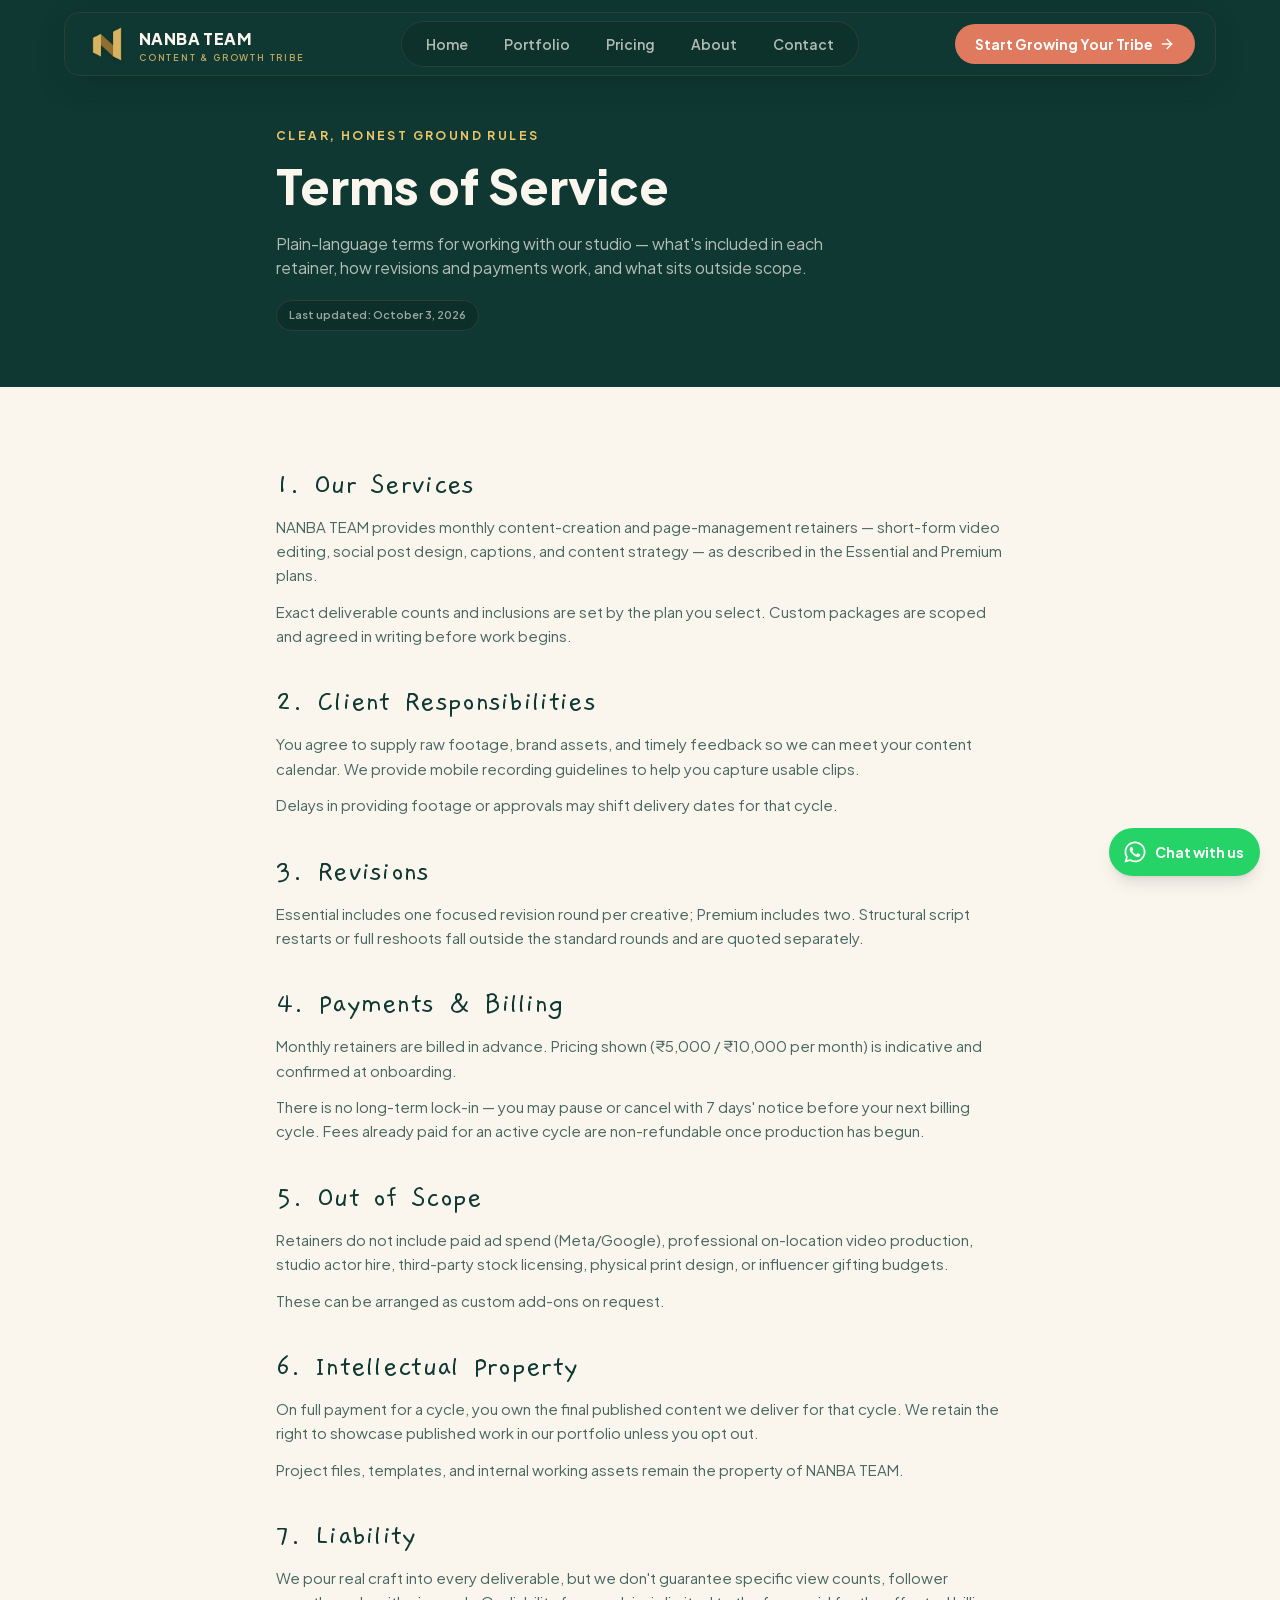
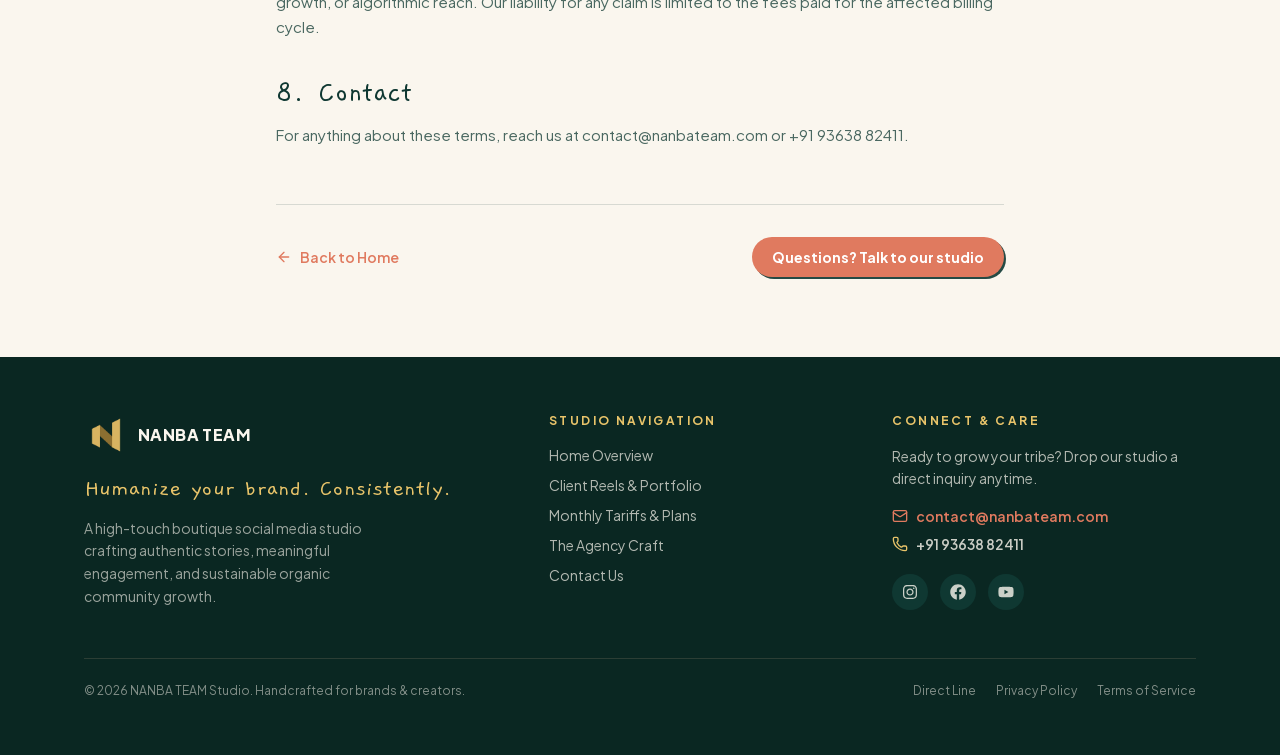
<file: terms.html>
<!DOCTYPE html><html lang="en" class="gaegu_7c26d8f-module__zzpwxG__variable plus_jakarta_sans_e9451152-module__eMpaqG__variable h-full scroll-smooth antialiased overflow-x-clip"><head><meta charSet="utf-8"/><meta name="viewport" content="width=device-width, initial-scale=1"/><link rel="preload" href="/_next/static/media/02ab09f9d763c490-s.p.2z06xqu30airl.woff2" as="font" crossorigin="" type="font/woff2"/><link rel="preload" href="/_next/static/media/07f6361e5a7f80df-s.p.26av2_jsbqw2v.woff2" as="font" crossorigin="" type="font/woff2"/><link rel="preload" href="/_next/static/media/0889c66bad9b3c3b-s.p.3bu5-yd8kl91o.woff2" as="font" crossorigin="" type="font/woff2"/><link rel="preload" href="/_next/static/media/0be4ac5e39e9c602-s.p.1ew488432_xl1.woff2" as="font" crossorigin="" type="font/woff2"/><link rel="preload" href="/_next/static/media/0d9b096f9220bd2f-s.p.0mh0q1hdow45z.woff2" as="font" crossorigin="" type="font/woff2"/><link rel="preload" href="/_next/static/media/1ad3d68beda43b24-s.p.2brx1eskz0krx.woff2" as="font" crossorigin="" type="font/woff2"/><link rel="preload" href="/_next/static/media/1ee19894c821c06f-s.p.36zhr-3iyc0t_.woff2" as="font" crossorigin="" type="font/woff2"/><link rel="preload" href="/_next/static/media/202883325cd39b81-s.p.34hb9edh362c2.woff2" as="font" crossorigin="" type="font/woff2"/><link rel="preload" href="/_next/static/media/204f31b94d038ed8-s.p.2ocgn5f1t_rbs.woff2" as="font" crossorigin="" type="font/woff2"/><link rel="preload" href="/_next/static/media/20c699199e222389-s.p.2qbe9lbhqfc7x.woff2" as="font" crossorigin="" type="font/woff2"/><link rel="preload" href="/_next/static/media/21991a609c1e4f24-s.p.1x-bwd_pke8d1.woff2" as="font" crossorigin="" type="font/woff2"/><link rel="preload" href="/_next/static/media/2226ad673b3fc0f6-s.p.1l7dnuyk6zhsk.woff2" as="font" crossorigin="" type="font/woff2"/><link rel="preload" href="/_next/static/media/2348b8dc2aca3f08-s.p.18v5fvstyihp3.woff2" as="font" crossorigin="" type="font/woff2"/><link rel="preload" href="/_next/static/media/237cbc7a510357a4-s.p.1iu-ph6b7b-4t.woff2" as="font" crossorigin="" type="font/woff2"/><link rel="preload" href="/_next/static/media/2b2eb8324c5f676a-s.p.2213uwbx3dwca.woff2" as="font" crossorigin="" type="font/woff2"/><link rel="preload" href="/_next/static/media/2b9962b1a2496f46-s.p.17w4vje8-ipgt.woff2" as="font" crossorigin="" type="font/woff2"/><link rel="preload" href="/_next/static/media/31d5de0b6304925d-s.p.3h4ut7jubgzyn.woff2" as="font" crossorigin="" type="font/woff2"/><link rel="preload" href="/_next/static/media/388ed6884b939c78-s.p.39i7gisshnir0.woff2" as="font" crossorigin="" type="font/woff2"/><link rel="preload" href="/_next/static/media/39bf5d97aec1c546-s.p.06c_m0aisupbr.woff2" as="font" crossorigin="" type="font/woff2"/><link rel="preload" href="/_next/static/media/39cc94e2095c98c9-s.p.3ud9gf32vyxjr.woff2" as="font" crossorigin="" type="font/woff2"/><link rel="preload" href="/_next/static/media/3bafb67cb5db234f-s.p.0sein3sbia7yl.woff2" as="font" crossorigin="" type="font/woff2"/><link rel="preload" href="/_next/static/media/3fd9a1b1e379a4e3-s.p.2aq_x5zo8qukl.woff2" as="font" crossorigin="" type="font/woff2"/><link rel="preload" href="/_next/static/media/41756c35938a897b-s.p.3ij7sxvma5f83.woff2" as="font" crossorigin="" type="font/woff2"/><link rel="preload" href="/_next/static/media/44f842f7de634629-s.p.30w83po6pjqte.woff2" as="font" crossorigin="" type="font/woff2"/><link rel="preload" href="/_next/static/media/47696934a7570da2-s.p.1rtq36x7rz84k.woff2" as="font" crossorigin="" type="font/woff2"/><link rel="preload" href="/_next/static/media/4839acb9d141f772-s.p.3eb2uesbhz9fa.woff2" as="font" crossorigin="" type="font/woff2"/><link rel="preload" href="/_next/static/media/48a96dcb9690e60c-s.p.0c49pac54i1ry.woff2" as="font" crossorigin="" type="font/woff2"/><link rel="preload" href="/_next/static/media/4d2098fe38b52459-s.p.1-31cv4hlnr44.woff2" as="font" crossorigin="" type="font/woff2"/><link rel="preload" href="/_next/static/media/4edddecc9770748a-s.p.3b52kuw3s317p.woff2" as="font" crossorigin="" type="font/woff2"/><link rel="preload" href="/_next/static/media/4ef28ae728707c88-s.p.0hv5pa9fvdldx.woff2" as="font" crossorigin="" type="font/woff2"/><link rel="preload" href="/_next/static/media/510d904d59ba32cc-s.p.3wwjw6hl4fb2d.woff2" as="font" crossorigin="" type="font/woff2"/><link rel="preload" href="/_next/static/media/542b922a717396a8-s.p.00eqib7ed9sjx.woff2" as="font" crossorigin="" type="font/woff2"/><link rel="preload" href="/_next/static/media/54ff2b849676b7ad-s.p.0v1eac1x8dybe.woff2" as="font" crossorigin="" type="font/woff2"/><link rel="preload" href="/_next/static/media/551ad6335de14b6d-s.p.3axi0fmzhcr48.woff2" as="font" crossorigin="" type="font/woff2"/><link rel="preload" href="/_next/static/media/555f6c9779a6ea2f-s.p.008y3w7hox3jm.woff2" as="font" crossorigin="" type="font/woff2"/><link rel="preload" href="/_next/static/media/5e3de3e2d3980614-s.p.0q-k4db4rpss1.woff2" as="font" crossorigin="" type="font/woff2"/><link rel="preload" href="/_next/static/media/5fd7b71943441d3d-s.p.2bggcmk0jzdee.woff2" as="font" crossorigin="" type="font/woff2"/><link rel="preload" href="/_next/static/media/60e97c82bbf2656a-s.p.0ha4tyojtkydt.woff2" as="font" crossorigin="" type="font/woff2"/><link rel="preload" href="/_next/static/media/633700c5144cf57b-s.p.071i-7zxz9gi2.woff2" as="font" crossorigin="" type="font/woff2"/><link rel="preload" href="/_next/static/media/6859b2bc6353e7e0-s.p.2d4wovlvb57bc.woff2" as="font" crossorigin="" type="font/woff2"/><link rel="preload" href="/_next/static/media/70624fd140078077-s.p.23jkk6rr0_8fk.woff2" as="font" crossorigin="" type="font/woff2"/><link rel="preload" href="/_next/static/media/708ac5215e601874-s.p.1otlbanmpt5tq.woff2" as="font" crossorigin="" type="font/woff2"/><link rel="preload" href="/_next/static/media/740073afa6d6604a-s.p.1nbpk8-73d_oc.woff2" as="font" crossorigin="" type="font/woff2"/><link rel="preload" href="/_next/static/media/768b290376bb94a3-s.p.1oto7bq1wstw1.woff2" as="font" crossorigin="" type="font/woff2"/><link rel="preload" href="/_next/static/media/789ae921f9ad0c32-s.p.1hzfxwe0g_4r6.woff2" as="font" crossorigin="" type="font/woff2"/><link rel="preload" href="/_next/static/media/794e4d4a6de731ed-s.p.434e-nz-wzhqd.woff2" as="font" crossorigin="" type="font/woff2"/><link rel="preload" href="/_next/static/media/7a9067cce673902f-s.p.2vrfifoe5swj7.woff2" as="font" crossorigin="" type="font/woff2"/><link rel="preload" href="/_next/static/media/7a989262f8963453-s.p.3dgdp7v1qvdfw.woff2" as="font" crossorigin="" type="font/woff2"/><link rel="preload" href="/_next/static/media/7fd638b15ad3af69-s.p.2rtd4_em2kmrp.woff2" as="font" crossorigin="" type="font/woff2"/><link rel="preload" href="/_next/static/media/80acc2f9d1790aee-s.p.3p1t1rei93fh0.woff2" as="font" crossorigin="" type="font/woff2"/><link rel="preload" href="/_next/static/media/8a172900e148830b-s.p.2w3jr8on308z4.woff2" as="font" crossorigin="" type="font/woff2"/><link rel="preload" href="/_next/static/media/8a706fcd092647c2-s.p.3f42frf00l82t.woff2" as="font" crossorigin="" type="font/woff2"/><link rel="preload" href="/_next/static/media/8ac56e8155405d86-s.p.2bbg-70eaudbk.woff2" as="font" crossorigin="" type="font/woff2"/><link rel="preload" href="/_next/static/media/8dd9d9ccf770dc02-s.p.04cq_wu1aeppn.woff2" as="font" crossorigin="" type="font/woff2"/><link rel="preload" href="/_next/static/media/8f102ac0d216e63f-s.p.0c_kz8whdv8or.woff2" as="font" crossorigin="" type="font/woff2"/><link rel="preload" href="/_next/static/media/8f8866676db871eb-s.p.40j30xrne1tay.woff2" as="font" crossorigin="" type="font/woff2"/><link rel="preload" href="/_next/static/media/9001c6e9193bd339-s.p.08unp-5_f1nmc.woff2" as="font" crossorigin="" type="font/woff2"/><link rel="preload" href="/_next/static/media/90cc20c11ed8e383-s.p.0apishbt6ot2x.woff2" as="font" crossorigin="" type="font/woff2"/><link rel="preload" href="/_next/static/media/92a4078f473b310a-s.p.3fholbloho3ce.woff2" as="font" crossorigin="" type="font/woff2"/><link rel="preload" href="/_next/static/media/966bb41cb5a84927-s.p.099ncwluo1pwv.woff2" as="font" crossorigin="" type="font/woff2"/><link rel="preload" href="/_next/static/media/9a2b8e2c490f308b-s.p.1tz91wep1x4gt.woff2" as="font" crossorigin="" type="font/woff2"/><link rel="preload" href="/_next/static/media/a80e5595f83d8b55-s.p.141x3jy_o2s_c.woff2" as="font" crossorigin="" type="font/woff2"/><link rel="preload" href="/_next/static/media/a867e5c2eed94751-s.p.23t_b7b8id_jc.woff2" as="font" crossorigin="" type="font/woff2"/><link rel="preload" href="/_next/static/media/abb9471e6803e3b8-s.p.16wdtjxottyq5.woff2" as="font" crossorigin="" type="font/woff2"/><link rel="preload" href="/_next/static/media/ac24db6a9998d311-s.p.3k92o99w2r654.woff2" as="font" crossorigin="" type="font/woff2"/><link rel="preload" href="/_next/static/media/adcb0330ba1b733e-s.p.3e9hq8x9jcw5f.woff2" as="font" crossorigin="" type="font/woff2"/><link rel="preload" href="/_next/static/media/b16d1c0c05e32a60-s.p.3hmujwi2x_d30.woff2" as="font" crossorigin="" type="font/woff2"/><link rel="preload" href="/_next/static/media/b8e59591506d0376-s.p.3br1yix7oid_s.woff2" as="font" crossorigin="" type="font/woff2"/><link rel="preload" href="/_next/static/media/b9de63e0a9fe0cf2-s.p.0kjbuy1fntxbt.woff2" as="font" crossorigin="" type="font/woff2"/><link rel="preload" href="/_next/static/media/c0f41373200663e9-s.p.17cwfm6qvzrcp.woff2" as="font" crossorigin="" type="font/woff2"/><link rel="preload" href="/_next/static/media/c14643a64a206949-s.p.44vfzu3s8d0o-.woff2" as="font" crossorigin="" type="font/woff2"/><link rel="preload" href="/_next/static/media/c18b3b7a2b12e7e3-s.p.3mcuhpjyi5m-5.woff2" as="font" crossorigin="" type="font/woff2"/><link rel="preload" href="/_next/static/media/c3a2990550a35540-s.p.1jwaqtabaz-m1.woff2" as="font" crossorigin="" type="font/woff2"/><link rel="preload" href="/_next/static/media/c81cd2cb3833e14d-s.p.1a-mlleribx4n.woff2" as="font" crossorigin="" type="font/woff2"/><link rel="preload" href="/_next/static/media/c8913da47d88777c-s.p.2u7ia6dg59fw9.woff2" as="font" crossorigin="" type="font/woff2"/><link rel="preload" href="/_next/static/media/cb01828b1f2642c1-s.p.0er-mb7ckf2du.woff2" as="font" crossorigin="" type="font/woff2"/><link rel="preload" href="/_next/static/media/cd147e7610168de3-s.p.30ah9lebvhxwf.woff2" as="font" crossorigin="" type="font/woff2"/><link rel="preload" href="/_next/static/media/d409128fdf063a28-s.p.2nleos27rd6dz.woff2" as="font" crossorigin="" type="font/woff2"/><link rel="preload" href="/_next/static/media/d87a2a6770484bbb-s.p.44z_7ancu-y5w.woff2" as="font" crossorigin="" type="font/woff2"/><link rel="preload" href="/_next/static/media/d87fe24f77c16a44-s.p.2pxhm5vwfw62e.woff2" as="font" crossorigin="" type="font/woff2"/><link rel="preload" href="/_next/static/media/da58ab5d8c1bbfc4-s.p.30j5qaj7faer7.woff2" as="font" crossorigin="" type="font/woff2"/><link rel="preload" href="/_next/static/media/db7b7fd3abb88410-s.p.16kneh1k30jk1.woff2" as="font" crossorigin="" type="font/woff2"/><link rel="preload" href="/_next/static/media/e04cae570ef1238a-s.p.0rzafts9fhw6x.woff2" as="font" crossorigin="" type="font/woff2"/><link rel="preload" href="/_next/static/media/e1e2f928535adaaf-s.p.3gedjnv4zpaja.woff2" as="font" crossorigin="" type="font/woff2"/><link rel="preload" href="/_next/static/media/e2c8bcaf359549f0-s.p.40ou3re1-vfex.woff2" as="font" crossorigin="" type="font/woff2"/><link rel="preload" href="/_next/static/media/e6e2c050d15af498-s.p.3m5ws44fh70q_.woff2" as="font" crossorigin="" type="font/woff2"/><link rel="preload" href="/_next/static/media/ef928e3c69d1408e-s.p.1j8bi-_bymyuh.woff2" as="font" crossorigin="" type="font/woff2"/><link rel="preload" href="/_next/static/media/f4a375c7008cdc4c-s.p.2hn01u8byatk2.woff2" as="font" crossorigin="" type="font/woff2"/><link rel="preload" href="/_next/static/media/f757dc6152132153-s.p.1s9qu896-qyi0.woff2" as="font" crossorigin="" type="font/woff2"/><link rel="preload" href="/_next/static/media/fba5a26ea33df6a3-s.p.18rizl4rsrl42.woff2" as="font" crossorigin="" type="font/woff2"/><link rel="preload" href="/_next/static/media/ff517ff56ff3579f-s.p.3s8bii8asllhp.woff2" as="font" crossorigin="" type="font/woff2"/><link rel="preload" as="image" href="/logo.png"/><link rel="stylesheet" href="/_next/static/chunks/14yj1wxo8a4u_.css" data-precedence="next"/><link rel="stylesheet" href="/_next/static/chunks/3tbpycs7i3__p.css" data-precedence="next"/><link rel="preload" as="script" fetchPriority="low" href="/_next/static/chunks/3s6nzrbk-8mnv.js"/><script src="/_next/static/chunks/19mx3mg6lkumu.js" async=""></script><script src="/_next/static/chunks/3g4px251sg85e.js" async=""></script><script src="/_next/static/chunks/0tgjiok8t6d_n.js" async=""></script><script src="/_next/static/chunks/turbopack-2wgs7irzom57_.js" async=""></script><script src="/_next/static/chunks/0h2qsuyze9ds1.js" async=""></script><script src="/_next/static/chunks/3urocd201did3.js" async=""></script><script src="/_next/static/chunks/0pyc2b04r1ucd.js" async=""></script><script src="/_next/static/chunks/1_kdzz48cb5_0.js" async=""></script><title>Terms of Service — NANBA TEAM</title><meta name="description" content="The terms that govern NANBA TEAM&#x27;s monthly content retainers, deliverables, revisions, and payments."/><link rel="icon" href="/favicon.ico?favicon.1oj3ag_hqwmh9.ico" sizes="64x64" type="image/x-icon"/><link rel="icon" href="/icon.png?icon.25h7l8lnt34qs.png" sizes="512x512" type="image/png"/><meta name="next-size-adjust" content=""/><script src="/_next/static/chunks/0cz1d0mv5g_q7.js" noModule=""></script></head><body class="min-h-full flex flex-col overflow-x-hidden bg-brand-cream text-brand-teal font-sans selection:bg-brand-gold/40 pb-16 md:pb-0"><div hidden=""><!--$--><!--/$--></div><nav class="fixed top-0 inset-x-0 z-50 px-3 sm:px-4 pt-3"><div class="max-w-6xl mx-auto px-4 sm:px-5 h-14 md:h-16 flex items-center justify-center md:justify-between rounded-2xl bg-brand-teal border border-brand-border shadow-[0_10px_30px_-10px_rgba(10,39,34,0.6)]"><a class="flex items-center gap-2.5" href="/"><img alt="NANBA TEAM logo" width="44" height="44" decoding="async" data-nimg="1" class="w-10 h-10 md:w-11 md:h-11 object-contain drop-shadow" style="color:transparent" src="/logo.png"/><span class="leading-none"><span class="block text-brand-cream font-extrabold tracking-wide text-sm md:text-base">NANBA TEAM</span><span class="block text-brand-gold/80 text-[9px] font-semibold tracking-[0.2em] mt-0.5">CONTENT &amp; GROWTH TRIBE</span></span></a><div class="hidden md:flex items-center gap-1 bg-brand-dark/40 rounded-full px-2 py-1.5 border border-brand-border"><a class="px-4 py-1.5 rounded-full text-sm font-semibold transition-colors text-brand-cream/70 hover:text-brand-cream" href="/">Home</a><a class="px-4 py-1.5 rounded-full text-sm font-semibold transition-colors text-brand-cream/70 hover:text-brand-cream" href="/portfolio">Portfolio</a><a class="px-4 py-1.5 rounded-full text-sm font-semibold transition-colors text-brand-cream/70 hover:text-brand-cream" href="/pricing">Pricing</a><a class="px-4 py-1.5 rounded-full text-sm font-semibold transition-colors text-brand-cream/70 hover:text-brand-cream" href="/about">About</a><a class="px-4 py-1.5 rounded-full text-sm font-semibold transition-colors text-brand-cream/70 hover:text-brand-cream" href="/contact">Contact</a></div><a class="hidden md:inline-flex items-center gap-1.5 bg-brand-terracotta text-white text-sm font-bold px-4 lg:px-5 py-2.5 rounded-full hover:brightness-105 transition-all shadow-doodle-sm" href="/contact">Start Growing Your Tribe<svg xmlns="http://www.w3.org/2000/svg" width="24" height="24" viewBox="0 0 24 24" fill="none" stroke="currentColor" stroke-width="2" stroke-linecap="round" stroke-linejoin="round" class="lucide lucide-arrow-right w-4 h-4" aria-hidden="true"><path d="M5 12h14"></path><path d="m12 5 7 7-7 7"></path></svg></a></div></nav><main class="flex-1"><section class="bg-brand-teal text-brand-cream pt-28 md:pt-32 pb-14"><div class="max-w-3xl mx-auto px-5"><p class="text-xs font-bold tracking-[0.2em] text-brand-gold">CLEAR, HONEST GROUND RULES</p><h1 class="mt-3 text-4xl md:text-5xl font-extrabold leading-tight">Terms of Service</h1><p class="mt-4 text-brand-cream/70 max-w-xl">Plain-language terms for working with our studio — what&#x27;s included in each retainer, how revisions and payments work, and what sits outside scope.</p><p class="mt-5 inline-block text-[11px] font-semibold text-brand-cream/60 bg-brand-dark/50 border border-brand-border rounded-full px-3 py-1.5">Last updated: <!-- -->October 3, 2026</p></div></section><section class="bg-brand-cream py-14 md:py-20"><div class="max-w-3xl mx-auto px-5"><div class="space-y-9"><div><h2 class="font-hand text-brand-teal text-2xl md:text-3xl mb-3">1<!-- -->. <!-- -->Our Services</h2><div class="space-y-3"><p class="text-brand-teal/75 text-[15px] leading-relaxed">NANBA TEAM provides monthly content-creation and page-management retainers — short-form video editing, social post design, captions, and content strategy — as described in the Essential and Premium plans.</p><p class="text-brand-teal/75 text-[15px] leading-relaxed">Exact deliverable counts and inclusions are set by the plan you select. Custom packages are scoped and agreed in writing before work begins.</p></div></div><div><h2 class="font-hand text-brand-teal text-2xl md:text-3xl mb-3">2<!-- -->. <!-- -->Client Responsibilities</h2><div class="space-y-3"><p class="text-brand-teal/75 text-[15px] leading-relaxed">You agree to supply raw footage, brand assets, and timely feedback so we can meet your content calendar. We provide mobile recording guidelines to help you capture usable clips.</p><p class="text-brand-teal/75 text-[15px] leading-relaxed">Delays in providing footage or approvals may shift delivery dates for that cycle.</p></div></div><div><h2 class="font-hand text-brand-teal text-2xl md:text-3xl mb-3">3<!-- -->. <!-- -->Revisions</h2><div class="space-y-3"><p class="text-brand-teal/75 text-[15px] leading-relaxed">Essential includes one focused revision round per creative; Premium includes two. Structural script restarts or full reshoots fall outside the standard rounds and are quoted separately.</p></div></div><div><h2 class="font-hand text-brand-teal text-2xl md:text-3xl mb-3">4<!-- -->. <!-- -->Payments &amp; Billing</h2><div class="space-y-3"><p class="text-brand-teal/75 text-[15px] leading-relaxed">Monthly retainers are billed in advance. Pricing shown (₹5,000 / ₹10,000 per month) is indicative and confirmed at onboarding.</p><p class="text-brand-teal/75 text-[15px] leading-relaxed">There is no long-term lock-in — you may pause or cancel with 7 days&#x27; notice before your next billing cycle. Fees already paid for an active cycle are non-refundable once production has begun.</p></div></div><div><h2 class="font-hand text-brand-teal text-2xl md:text-3xl mb-3">5<!-- -->. <!-- -->Out of Scope</h2><div class="space-y-3"><p class="text-brand-teal/75 text-[15px] leading-relaxed">Retainers do not include paid ad spend (Meta/Google), professional on-location video production, studio actor hire, third-party stock licensing, physical print design, or influencer gifting budgets.</p><p class="text-brand-teal/75 text-[15px] leading-relaxed">These can be arranged as custom add-ons on request.</p></div></div><div><h2 class="font-hand text-brand-teal text-2xl md:text-3xl mb-3">6<!-- -->. <!-- -->Intellectual Property</h2><div class="space-y-3"><p class="text-brand-teal/75 text-[15px] leading-relaxed">On full payment for a cycle, you own the final published content we deliver for that cycle. We retain the right to showcase published work in our portfolio unless you opt out.</p><p class="text-brand-teal/75 text-[15px] leading-relaxed">Project files, templates, and internal working assets remain the property of NANBA TEAM.</p></div></div><div><h2 class="font-hand text-brand-teal text-2xl md:text-3xl mb-3">7<!-- -->. <!-- -->Liability</h2><div class="space-y-3"><p class="text-brand-teal/75 text-[15px] leading-relaxed">We pour real craft into every deliverable, but we don&#x27;t guarantee specific view counts, follower growth, or algorithmic reach. Our liability for any claim is limited to the fees paid for the affected billing cycle.</p></div></div><div><h2 class="font-hand text-brand-teal text-2xl md:text-3xl mb-3">8<!-- -->. <!-- -->Contact</h2><div class="space-y-3"><p class="text-brand-teal/75 text-[15px] leading-relaxed">For anything about these terms, reach us at contact@nanbateam.com or +91 93638 82411.</p></div></div></div><div class="mt-14 pt-8 border-t border-brand-teal/15 flex flex-wrap items-center justify-between gap-4"><a class="inline-flex items-center gap-2 text-brand-terracotta font-semibold text-sm hover:brightness-110" href="/"><svg xmlns="http://www.w3.org/2000/svg" width="24" height="24" viewBox="0 0 24 24" fill="none" stroke="currentColor" stroke-width="2" stroke-linecap="round" stroke-linejoin="round" class="lucide lucide-arrow-left w-4 h-4" aria-hidden="true"><path d="m12 19-7-7 7-7"></path><path d="M19 12H5"></path></svg> Back to Home</a><a class="inline-flex items-center gap-2 bg-brand-terracotta text-white font-bold px-5 py-2.5 rounded-full text-sm hover:brightness-105 transition-all shadow-doodle-sm" href="/contact">Questions? Talk to our studio</a></div></div></section><!--$--><!--/$--></main><footer class="bg-brand-dark text-brand-cream"><div class="max-w-6xl mx-auto px-5 py-14"><div class="grid gap-10 md:grid-cols-[1.4fr_1fr_1fr]"><div><div class="flex items-center gap-2.5 mb-4"><img alt="NANBA TEAM logo" loading="lazy" width="44" height="44" decoding="async" data-nimg="1" class="w-11 h-11 object-contain" style="color:transparent" src="/logo.png"/><span class="font-extrabold tracking-wide">NANBA TEAM</span></div><p class="font-hand text-brand-gold text-2xl mb-3">Humanize your brand. Consistently.</p><p class="text-brand-cream/60 text-sm max-w-xs leading-relaxed">A high-touch boutique social media studio crafting authentic stories, meaningful engagement, and sustainable organic community growth.</p></div><div><h4 class="text-xs font-bold tracking-[0.2em] text-brand-gold mb-4">STUDIO NAVIGATION</h4><ul class="space-y-2.5 text-sm text-brand-cream/70"><li><a class="hover:text-brand-cream" href="/">Home Overview</a></li><li><a class="hover:text-brand-cream" href="/portfolio">Client Reels &amp; Portfolio</a></li><li><a class="hover:text-brand-cream" href="/pricing">Monthly Tariffs &amp; Plans</a></li><li><a class="hover:text-brand-cream" href="/about">The Agency Craft</a></li><li><a class="hover:text-brand-cream" href="/contact">Contact Us</a></li></ul></div><div><h4 class="text-xs font-bold tracking-[0.2em] text-brand-gold mb-4">CONNECT &amp; CARE</h4><p class="text-sm text-brand-cream/70 mb-4 leading-relaxed">Ready to grow your tribe? Drop our studio a direct inquiry anytime.</p><a href="mailto:contact@nanbateam.com" class="flex items-center gap-2 text-brand-terracotta font-semibold text-sm mb-2 hover:brightness-110"><svg xmlns="http://www.w3.org/2000/svg" width="24" height="24" viewBox="0 0 24 24" fill="none" stroke="currentColor" stroke-width="2" stroke-linecap="round" stroke-linejoin="round" class="lucide lucide-mail w-4 h-4" aria-hidden="true"><path d="m22 7-8.991 5.727a2 2 0 0 1-2.009 0L2 7"></path><rect x="2" y="4" width="20" height="16" rx="2"></rect></svg>contact@nanbateam.com</a><a href="tel:+919363882411" class="flex items-center gap-2 text-brand-cream/80 font-semibold text-sm mb-5 hover:text-brand-cream"><svg xmlns="http://www.w3.org/2000/svg" width="24" height="24" viewBox="0 0 24 24" fill="none" stroke="currentColor" stroke-width="2" stroke-linecap="round" stroke-linejoin="round" class="lucide lucide-phone w-4 h-4 text-brand-gold" aria-hidden="true"><path d="M13.832 16.568a1 1 0 0 0 1.213-.303l.355-.465A2 2 0 0 1 17 15h3a2 2 0 0 1 2 2v3a2 2 0 0 1-2 2A18 18 0 0 1 2 4a2 2 0 0 1 2-2h3a2 2 0 0 1 2 2v3a2 2 0 0 1-.8 1.6l-.468.351a1 1 0 0 0-.292 1.233 14 14 0 0 0 6.392 6.384"></path></svg>+91 93638 82411</a><div class="flex gap-3"><a href="https://instagram.com/nanbateam" target="_blank" rel="noopener noreferrer" class="w-9 h-9 rounded-full bg-brand-teal flex items-center justify-center text-brand-cream/80 hover:bg-brand-terracotta hover:text-white transition-colors"><svg stroke="currentColor" fill="currentColor" stroke-width="0" viewBox="0 0 448 512" class="w-4 h-4" height="1em" width="1em" xmlns="http://www.w3.org/2000/svg"><path d="M224.1 141c-63.6 0-114.9 51.3-114.9 114.9s51.3 114.9 114.9 114.9S339 319.5 339 255.9 287.7 141 224.1 141zm0 189.6c-41.1 0-74.7-33.5-74.7-74.7s33.5-74.7 74.7-74.7 74.7 33.5 74.7 74.7-33.6 74.7-74.7 74.7zm146.4-194.3c0 14.9-12 26.8-26.8 26.8-14.9 0-26.8-12-26.8-26.8s12-26.8 26.8-26.8 26.8 12 26.8 26.8zm76.1 27.2c-1.7-35.9-9.9-67.7-36.2-93.9-26.2-26.2-58-34.4-93.9-36.2-37-2.1-147.9-2.1-184.9 0-35.8 1.7-67.6 9.9-93.9 36.1s-34.4 58-36.2 93.9c-2.1 37-2.1 147.9 0 184.9 1.7 35.9 9.9 67.7 36.2 93.9s58 34.4 93.9 36.2c37 2.1 147.9 2.1 184.9 0 35.9-1.7 67.7-9.9 93.9-36.2 26.2-26.2 34.4-58 36.2-93.9 2.1-37 2.1-147.8 0-184.8zM398.8 388c-7.8 19.6-22.9 34.7-42.6 42.6-29.5 11.7-99.5 9-132.1 9s-102.7 2.6-132.1-9c-19.6-7.8-34.7-22.9-42.6-42.6-11.7-29.5-9-99.5-9-132.1s-2.6-102.7 9-132.1c7.8-19.6 22.9-34.7 42.6-42.6 29.5-11.7 99.5-9 132.1-9s102.7-2.6 132.1 9c19.6 7.8 34.7 22.9 42.6 42.6 11.7 29.5 9 99.5 9 132.1s2.7 102.7-9 132.1z"></path></svg></a><a href="https://facebook.com/nanbateam" target="_blank" rel="noopener noreferrer" class="w-9 h-9 rounded-full bg-brand-teal flex items-center justify-center text-brand-cream/80 hover:bg-brand-terracotta hover:text-white transition-colors"><svg stroke="currentColor" fill="currentColor" stroke-width="0" viewBox="0 0 512 512" class="w-4 h-4" height="1em" width="1em" xmlns="http://www.w3.org/2000/svg"><path d="M504 256C504 119 393 8 256 8S8 119 8 256c0 123.78 90.69 226.38 209.25 245V327.69h-63V256h63v-54.64c0-62.15 37-96.48 93.67-96.48 27.14 0 55.52 4.84 55.52 4.84v61h-31.28c-30.8 0-40.41 19.12-40.41 38.73V256h68.78l-11 71.69h-57.78V501C413.31 482.38 504 379.78 504 256z"></path></svg></a><a href="https://youtube.com/@nanbateam" target="_blank" rel="noopener noreferrer" class="w-9 h-9 rounded-full bg-brand-teal flex items-center justify-center text-brand-cream/80 hover:bg-brand-terracotta hover:text-white transition-colors"><svg stroke="currentColor" fill="currentColor" stroke-width="0" viewBox="0 0 576 512" class="w-4 h-4" height="1em" width="1em" xmlns="http://www.w3.org/2000/svg"><path d="M549.655 124.083c-6.281-23.65-24.787-42.276-48.284-48.597C458.781 64 288 64 288 64S117.22 64 74.629 75.486c-23.497 6.322-42.003 24.947-48.284 48.597-11.412 42.867-11.412 132.305-11.412 132.305s0 89.438 11.412 132.305c6.281 23.65 24.787 41.5 48.284 47.821C117.22 448 288 448 288 448s170.78 0 213.371-11.486c23.497-6.321 42.003-24.171 48.284-47.821 11.412-42.867 11.412-132.305 11.412-132.305s0-89.438-11.412-132.305zm-317.51 213.508V175.185l142.739 81.205-142.739 81.201z"></path></svg></a></div></div></div><div class="mt-12 pt-6 border-t border-brand-border flex flex-col sm:flex-row items-center justify-between gap-3 text-xs text-brand-cream/50"><p>© <!-- -->2026<!-- --> <!-- -->NANBA TEAM<!-- --> Studio. Handcrafted for brands &amp; creators.</p><div class="flex gap-5"><a class="hover:text-brand-cream" href="/contact">Direct Line</a><a class="hover:text-brand-cream" href="/privacy">Privacy Policy</a><a class="hover:text-brand-cream" href="/terms">Terms of Service</a></div></div></div></footer><button aria-label="Chat on WhatsApp" class="fixed bottom-[4.75rem] right-4 md:bottom-6 md:right-5 z-40 flex items-center gap-2 bg-[#25D366] text-white font-bold rounded-full pl-3.5 pr-4 py-3 shadow-lg hover:brightness-105 hover:scale-105 transition-all animate-pulse-ring"><svg stroke="currentColor" fill="currentColor" stroke-width="0" viewBox="0 0 448 512" class="w-6 h-6" height="1em" width="1em" xmlns="http://www.w3.org/2000/svg"><path d="M380.9 97.1C339 55.1 283.2 32 223.9 32c-122.4 0-222 99.6-222 222 0 39.1 10.2 77.3 29.6 111L0 480l117.7-30.9c32.4 17.7 68.9 27 106.1 27h.1c122.3 0 224.1-99.6 224.1-222 0-59.3-25.2-115-67.1-157zm-157 341.6c-33.2 0-65.7-8.9-94-25.7l-6.7-4-69.8 18.3L72 359.2l-4.4-7c-18.5-29.4-28.2-63.3-28.2-98.2 0-101.7 82.8-184.5 184.6-184.5 49.3 0 95.6 19.2 130.4 54.1 34.8 34.9 56.2 81.2 56.1 130.5 0 101.8-84.9 184.6-186.6 184.6zm101.2-138.2c-5.5-2.8-32.8-16.2-37.9-18-5.1-1.9-8.8-2.8-12.5 2.8-3.7 5.6-14.3 18-17.6 21.8-3.2 3.7-6.5 4.2-12 1.4-32.6-16.3-54-29.1-75.5-66-5.7-9.8 5.7-9.1 16.3-30.3 1.8-3.7.9-6.9-.5-9.7-1.4-2.8-12.5-30.1-17.1-41.2-4.5-10.8-9.1-9.3-12.5-9.5-3.2-.2-6.9-.2-10.6-.2-3.7 0-9.7 1.4-14.8 6.9-5.1 5.6-19.4 19-19.4 46.3 0 27.3 19.9 53.7 22.6 57.4 2.8 3.7 39.1 59.7 94.8 83.8 35.2 15.2 49 16.5 66.6 13.9 10.7-1.6 32.8-13.4 37.4-26.4 4.6-13 4.6-24.1 3.2-26.4-1.3-2.5-5-3.9-10.5-6.6z"></path></svg><span class="hidden sm:inline text-sm">Chat with us</span></button><nav class="md:hidden fixed bottom-0 inset-x-0 z-50 bg-brand-teal border-t border-brand-border shadow-[0_-8px_24px_-12px_rgba(10,39,34,0.8)]" style="padding-bottom:env(safe-area-inset-bottom)"><ul class="grid grid-cols-5 px-1 py-1.5"><li class="min-w-0"><a class="flex flex-col items-center gap-0.5 py-1.5 rounded-xl text-[10px] font-semibold transition-colors text-brand-cream/60 hover:text-brand-cream" href="/"><span class="flex items-center justify-center w-9 h-7 rounded-full transition-colors "><svg xmlns="http://www.w3.org/2000/svg" width="24" height="24" viewBox="0 0 24 24" fill="none" stroke="currentColor" stroke-width="2" stroke-linecap="round" stroke-linejoin="round" class="lucide lucide-house lucide-home w-5 h-5" aria-hidden="true"><path d="M15 21v-8a1 1 0 0 0-1-1h-4a1 1 0 0 0-1 1v8"></path><path d="M3 10a2 2 0 0 1 .709-1.528l7-6a2 2 0 0 1 2.582 0l7 6A2 2 0 0 1 21 10v9a2 2 0 0 1-2 2H5a2 2 0 0 1-2-2z"></path></svg></span>Home</a></li><li class="min-w-0"><a class="flex flex-col items-center gap-0.5 py-1.5 rounded-xl text-[10px] font-semibold transition-colors text-brand-cream/60 hover:text-brand-cream" href="/portfolio"><span class="flex items-center justify-center w-9 h-7 rounded-full transition-colors "><svg xmlns="http://www.w3.org/2000/svg" width="24" height="24" viewBox="0 0 24 24" fill="none" stroke="currentColor" stroke-width="2" stroke-linecap="round" stroke-linejoin="round" class="lucide lucide-clapperboard w-5 h-5" aria-hidden="true"><path d="m12.296 3.464 3.02 3.956"></path><path d="M20.2 6 3 11l-.9-2.4c-.3-1.1.3-2.2 1.3-2.5l13.5-4c1.1-.3 2.2.3 2.5 1.3z"></path><path d="M3 11h18v8a2 2 0 0 1-2 2H5a2 2 0 0 1-2-2z"></path><path d="m6.18 5.276 3.1 3.899"></path></svg></span>Reels</a></li><li class="min-w-0"><a class="flex flex-col items-center gap-0.5 py-1.5 rounded-xl text-[10px] font-semibold transition-colors text-brand-cream/60 hover:text-brand-cream" href="/pricing"><span class="flex items-center justify-center w-9 h-7 rounded-full transition-colors "><svg xmlns="http://www.w3.org/2000/svg" width="24" height="24" viewBox="0 0 24 24" fill="none" stroke="currentColor" stroke-width="2" stroke-linecap="round" stroke-linejoin="round" class="lucide lucide-tag w-5 h-5" aria-hidden="true"><path d="M12.586 2.586A2 2 0 0 0 11.172 2H4a2 2 0 0 0-2 2v7.172a2 2 0 0 0 .586 1.414l8.704 8.704a2.426 2.426 0 0 0 3.42 0l6.58-6.58a2.426 2.426 0 0 0 0-3.42z"></path><circle cx="7.5" cy="7.5" r=".5" fill="currentColor"></circle></svg></span>Pricing</a></li><li class="min-w-0"><a class="flex flex-col items-center gap-0.5 py-1.5 rounded-xl text-[10px] font-semibold transition-colors text-brand-cream/60 hover:text-brand-cream" href="/about"><span class="flex items-center justify-center w-9 h-7 rounded-full transition-colors "><svg xmlns="http://www.w3.org/2000/svg" width="24" height="24" viewBox="0 0 24 24" fill="none" stroke="currentColor" stroke-width="2" stroke-linecap="round" stroke-linejoin="round" class="lucide lucide-users w-5 h-5" aria-hidden="true"><path d="M16 21v-2a4 4 0 0 0-4-4H6a4 4 0 0 0-4 4v2"></path><path d="M16 3.128a4 4 0 0 1 0 7.744"></path><path d="M22 21v-2a4 4 0 0 0-3-3.87"></path><circle cx="9" cy="7" r="4"></circle></svg></span>About</a></li><li class="min-w-0"><a class="flex flex-col items-center gap-0.5 py-1.5 rounded-xl text-[10px] font-semibold transition-colors text-brand-cream/60 hover:text-brand-cream" href="/contact"><span class="flex items-center justify-center w-9 h-7 rounded-full transition-colors "><svg xmlns="http://www.w3.org/2000/svg" width="24" height="24" viewBox="0 0 24 24" fill="none" stroke="currentColor" stroke-width="2" stroke-linecap="round" stroke-linejoin="round" class="lucide lucide-message-circle w-5 h-5" aria-hidden="true"><path d="M2.992 16.342a2 2 0 0 1 .094 1.167l-1.065 3.29a1 1 0 0 0 1.236 1.168l3.413-.998a2 2 0 0 1 1.099.092 10 10 0 1 0-4.777-4.719"></path></svg></span>Contact</a></li></ul></nav><script src="/_next/static/chunks/3s6nzrbk-8mnv.js" id="_R_" async=""></script><script>(self.__next_f=self.__next_f||[]).push([0])</script><script>self.__next_f.push([1,"1:\"$Sreact.fragment\"\n2:I[45678,[\"/_next/static/chunks/0h2qsuyze9ds1.js\",\"/_next/static/chunks/3urocd201did3.js\",\"/_next/static/chunks/0pyc2b04r1ucd.js\",\"/_next/static/chunks/1_kdzz48cb5_0.js\"],\"default\"]\n3:I[39756,[\"/_next/static/chunks/0h2qsuyze9ds1.js\",\"/_next/static/chunks/3urocd201did3.js\",\"/_next/static/chunks/0pyc2b04r1ucd.js\",\"/_next/static/chunks/1_kdzz48cb5_0.js\"],\"default\"]\n4:I[37457,[\"/_next/static/chunks/0h2qsuyze9ds1.js\",\"/_next/static/chunks/3urocd201did3.js\",\"/_next/static/chunks/0pyc2b04r1ucd.js\",\"/_next/static/chunks/1_kdzz48cb5_0.js\"],\"default\"]\n5:I[85437,[\"/_next/static/chunks/0h2qsuyze9ds1.js\",\"/_next/static/chunks/3urocd201did3.js\",\"/_next/static/chunks/0pyc2b04r1ucd.js\",\"/_next/static/chunks/1_kdzz48cb5_0.js\"],\"Image\"]\n6:I[22016,[\"/_next/static/chunks/0h2qsuyze9ds1.js\",\"/_next/static/chunks/3urocd201did3.js\",\"/_next/static/chunks/0pyc2b04r1ucd.js\",\"/_next/static/chunks/1_kdzz48cb5_0.js\"],\"\"]\n12:I[68027,[\"/_next/static/chunks/0h2qsuyze9ds1.js\",\"/_next/static/chunks/3urocd201did3.js\",\"/_next/static/chunks/0pyc2b04r1ucd.js\",\"/_next/static/chunks/1_kdzz48cb5_0.js\"],\"default\",1]\n:HL[\"/_next/static/chunks/14yj1wxo8a4u_.css\",\"style\"]\n:HL[\"/_next/static/chunks/3tbpycs7i3__p.css\",\"style\"]\n:HL[\"/_next/static/media/02ab09f9d763c490-s.p.2z06xqu30airl.woff2\",\"font\",{\"crossOrigin\":\"\",\"type\":\"font/woff2\"}]\n:HL[\"/_next/static/media/07f6361e5a7f80df-s.p.26av2_jsbqw2v.woff2\",\"font\",{\"crossOrigin\":\"\",\"type\":\"font/woff2\"}]\n:HL[\"/_next/static/media/0889c66bad9b3c3b-s.p.3bu5-yd8kl91o.woff2\",\"font\",{\"crossOrigin\":\"\",\"type\":\"font/woff2\"}]\n:HL[\"/_next/static/media/0be4ac5e39e9c602-s.p.1ew488432_xl1.woff2\",\"font\",{\"crossOrigin\":\"\",\"type\":\"font/woff2\"}]\n:HL[\"/_next/static/media/0d9b096f9220bd2f-s.p.0mh0q1hdow45z.woff2\",\"font\",{\"crossOrigin\":\"\",\"type\":\"font/woff2\"}]\n:HL[\"/_next/static/media/1ad3d68beda43b24-s.p.2brx1eskz0krx.woff2\",\"font\",{\"crossOrigin\":\"\",\"type\":\"font/woff2\"}]\n:HL[\"/_next/static/media/1ee19894c821c06f-s.p.36zhr-3iyc0t_.woff2\",\"font\",{\"crossOrigin\":\"\",\"type\":\"font/woff2\"}]\n:HL[\"/_next/static/media/202883325cd39b81-s.p.34hb9edh362c2.woff2\",\"font\",{\"crossOrigin\":\"\",\"type\":\"font/woff2\"}]\n:HL[\"/_next/static/media/204f31b94d038ed8-s.p.2ocgn5f1t_rbs.woff2\",\"font\",{\"crossOrigin\":\"\",\"type\":\"font/woff2\"}]\n:HL[\"/_next/static/media/20c699199e222389-s.p.2qbe9lbhqfc7x.woff2\",\"font\",{\"crossOrigin\":\"\",\"type\":\"font/woff2\"}]\n:HL[\"/_next/static/media/21991a609c1e4f24-s.p.1x-bwd_pke8d1.woff2\",\"font\",{\"crossOrigin\":\"\",\"type\":\"font/woff2\"}]\n:HL[\"/_next/static/media/2226ad673b3fc0f6-s.p.1l7dnuyk6zhsk.woff2\",\"font\",{\"crossOrigin\":\"\",\"type\":\"font/woff2\"}]\n:HL[\"/_next/static/media/2348b8dc2aca3f08-s.p.18v5fvstyihp3.woff2\",\"font\",{\"crossOrigin\":\"\",\"type\":\"font/woff2\"}]\n:HL[\"/_next/static/media/237cbc7a510357a4-s.p.1iu-ph6b7b-4t.woff2\",\"font\",{\"crossOrigin\":\"\",\"type\":\"font/woff2\"}]\n:HL[\"/_next/static/media/2b2eb8324c5f676a-s.p.2213uwbx3dwca.woff2\",\"font\",{\"crossOrigin\":\"\",\"type\":\"font/woff2\"}]\n:HL[\"/_next/static/media/2b9962b1a2496f46-s.p.17w4vje8-ipgt.woff2\",\"font\",{\"crossOrigin\":\"\",\"type\":\"font/woff2\"}]\n:HL[\"/_next/static/media/31d5de0b6304925d-s.p.3h4ut7jubgzyn.woff2\",\"font\",{\"crossOrigin\":\"\",\"type\":\"font/woff2\"}]\n:HL[\"/_next/static/media/388ed6884b939c78-s.p.39i7gisshnir0.woff2\",\"font\",{\"crossOrigin\":\"\",\"type\":\"font/woff2\"}]\n:HL[\"/_next/static/media/39bf5d97aec1c546-s.p.06c_m0aisupbr.woff2\",\"font\",{\"crossOrigin\":\"\",\"type\":\"font/woff2\"}]\n:HL[\"/_next/static/media/39cc94e2095c98c9-s.p.3ud9gf32vyxjr.woff2\",\"font\",{\"crossOrigin\":\"\",\"type\":\"font/woff2\"}]\n:HL[\"/_next/static/media/3bafb67cb5db234f-s.p.0sein3sbia7yl.woff2\",\"font\",{\"crossOrigin\":\"\",\"type\":\"font/woff2\"}]\n:HL[\"/_next/static/media/3fd9a1b1e379a4e3-s.p.2aq_x5zo8qukl.woff2\",\"font\",{\"crossOrigin\":\"\",\"type\":\"font/woff2\"}]\n:HL[\"/_next/static/media/41756c35938a897b-s.p.3ij7sxvma5f83.woff2\",\"font\",{\"crossOrigin\":\"\",\"type\":\"font/woff2\"}]\n:HL[\"/_next/static/media/44f842f7de634629-s.p.30w83po6pjqte.woff2\",\"font\",{\"crossOrigin\":\"\",\"type\":\"font/woff2\"}]\n:HL[\"/_next/static/media/47696934a7570da2-s.p.1rtq36x7rz84k.woff2\",\"font\",{\"crossOrigin\":\"\",\"type\":\"font/woff2\"}]\n:HL[\"/_next/static/media/4839acb9d141f772-s.p.3eb2uesbhz9fa.woff2\",\"font\",{\"crossOrigin\":\"\",\"type\":\"font/woff2\"}]\n:HL[\"/_next/static/media/48a96dcb9690e60c-s.p.0c49pac54i1ry.woff2\",\"font\",{\"crossOrigin\":\"\",\"type\":\"font/woff2\"}]\n:HL[\"/_next/static/media/4d2098fe38b52459-s.p.1-31cv4hlnr44.woff2\",\"font\",{\"crossOrigin\":\"\",\"type\":\"font/woff2\"}]\n:HL[\"/_next/static/media/4edddecc9770748a-s.p.3b52kuw3s317p.woff2\",\"font\",{\"crossOrigin\":\"\",\"type\":\"font/woff2\"}]\n:HL[\"/_next/static/media/4ef28ae728707c88-s.p.0hv5pa9fvdldx.woff2\",\"font\",{\"crossOrigin\":\"\",\"type\":\"font/woff2\"}]\n:HL[\"/_next/static/media/510d904d59ba32cc-s.p.3wwjw6hl4fb2d.woff2\",\"font\",{\"crossOrigin\":\"\",\"type\":\"font/woff2\"}]\n:HL[\"/_next/static/media/542b922a717396a8-s.p.00eqib7ed9sjx.woff2\",\"font\",{\"crossOrigin\":\"\",\"type\":\"font/woff2\"}]\n:HL[\"/_next/static/media/54ff2b849676b7ad-s.p.0v1eac1x8dybe.woff2\",\"font\",{\"crossOrigin\":\"\",\"type\":\"font/woff2\"}]\n:HL[\"/_next/static/media/551ad6335de14b6d-s.p.3axi0fmzhcr48.woff2\",\"font\",{\"crossOrigin\":\"\",\"type\":\"font/woff2\"}]\n:HL[\"/_next/static/media/555f6c9779a6ea2f-s.p.008y3w7hox3jm.woff2\",\"font\",{\"crossOrigin\":\"\",\"type\":\"font/woff2\"}]\n:HL[\"/_next/static/media/5e3de3e2d3980614-s.p.0q-k4db4rpss1.woff2\",\"font\",{\"crossOrigin\":\"\",\"type\":\"font/woff2\"}]\n:HL[\"/_next/static/media/5fd7b71943441d3d-s.p.2bggcmk0jzdee.woff2\",\"font\",{\"crossOrigin\":\"\",\"type\":\"font/woff2\"}]\n:HL[\"/_next/static/media/60e97c82bbf2656a-s.p.0ha4tyojtkydt.woff2\",\"font\",{\"crossOrigin\":\"\",\"type\":\"font/woff2\"}]\n:HL[\"/_next/static/media/633700c5144cf57b-s.p.071i-7zxz9gi2.woff2\",\"font\",{\"crossOrigin\":\"\",\"type\":\"font/woff2\"}]\n:HL[\"/_next/static/media/6859b2bc6353e7e0-s.p.2d4wovlvb57bc.woff2\",\"font\",{\"crossOrigin\":\"\",\"type\":\"font/woff2\"}]\n:HL[\"/_next/static/media/70624fd140078077-s.p.23jkk6rr0_8fk.woff2\",\"font\",{\"crossOrigin\":\"\",\"type\":\"font/woff2\"}]\n:HL[\"/_next/static/media/708ac5215e601874-s.p.1otlbanmpt5tq.woff2\",\"font\",{\"crossOrigin\":\"\",\"type\":\"font/woff2\"}]\n:HL[\"/_next/static/media/740073afa6d6604a-s.p.1nbpk8-73d_oc.woff2\",\"font\",{\"crossOrigin\":\"\",\"type\":\"font/woff2\"}]\n:HL[\"/_next/static/media/768b290376bb94a3-s.p.1oto7bq1wstw1.woff2\",\"font\",{\"crossOrigin\":\"\",\"type\":\"font/woff2\"}]\n:HL[\"/_next/static/media/789ae921f9ad0c32-s.p.1hzfxwe0g_4r6.woff2\",\"font\",{\"crossOrigin\":\"\",\"type\":\"font/woff2\"}]\n:HL[\"/_next/static/media/794e4d4a6de731ed-s.p.434e-nz-wzhqd.woff2\",\"font\",{\"crossOrigin\":\"\",\"type\":\"font/woff2\"}]\n:HL[\"/_next/static/media/7a9067cce673902f-s.p.2vrfifoe5swj7.woff2\",\"font\",{\"crossOrigin\":\"\",\"type\":\"font/woff2\"}]\n:HL[\"/_next/static/media/7a989262f8963453-s.p.3dgdp7v1qvdfw.woff2\",\"font\",{\"crossOrigin\":\"\",\"type\":\"font/woff2\"}]\n:HL[\"/_next/static/media/7fd638b15ad3af69-s.p.2rtd4_em2kmrp.woff2\",\"font\",{\"crossOrigin\":\"\",\"type\":\"font/woff2\"}]\n:HL[\"/_next/static/media/80acc2f9d1790aee-s.p.3p1t1rei93fh0.woff2\",\"font\",{\"crossOrigin\":\"\",\"type\":\"font/woff2\"}]\n:HL[\"/_next/static/media/8a172900e148830b-s.p.2w3jr8on308z4.woff2\",\"font\",{\"crossOrigin\":\"\",\"type\":\"font/woff2\"}]\n:HL[\"/_next/static/media/8a706fcd092647c2-s.p.3f42frf00l82t.woff2\",\"font\",{\"crossOrigin\":\"\",\"type\":\"font/woff2\"}]\n:HL[\"/_next/static/media/8ac56e8155405d86-s.p.2bbg-70eaudbk.woff2\",\"font\",{\"crossOrigin\":\"\",\"type\":\"font/woff2\"}]\n:HL[\"/_next/static/media/8dd9d9ccf770dc02-s.p.04cq_wu1aeppn.woff2\",\"font\",{\"crossOrigin\":\"\",\"type\":\"font/woff2\"}]\n:HL[\"/_next/static/media/8f102ac0d216e63f-s.p.0c_kz8whdv8or.woff2\",\"font\",{\"crossOrigin\":\"\",\"type\":\"font/woff2\"}]\n:HL[\"/_next/static/media/8f8866676db871eb-s.p.40j30xrne1tay.woff2\",\"font\",{\"crossOrigin\":\"\",\"type\":\"font/woff2\"}]\n:HL[\"/_next/static/media/9001c6e9193bd339-s.p.08unp-5_f1nmc.woff2\",\"font\",{\"crossOrigin\":\"\",\"type\":\"font/woff2\"}]\n:HL[\"/_next/static/media/90cc20c11ed8e383-s.p.0apishbt6ot2x.woff2\",\"font\",{\"crossOrigin\":\"\",\"type\":\"font/woff2\"}]\n:HL[\"/_next/static/media/92a4078f473b310a-s.p.3fholbloho3ce.woff2\",\"font\",{\"crossOrigin\":\"\",\"type\":\"font/woff2\"}]\n:HL[\"/_next/static/media/966bb41cb5a84927-s.p.099ncwluo1pwv.woff2\",\"font\",{\"crossOrigin\":\"\",\"type\":\"font/woff2\"}]\n:HL[\"/_next/static/media/9a2b8e2c490f308b-s.p.1tz91wep1x4gt.woff2\",\"font\",{\"crossOrigin\":\"\",\"type\":\"font/woff2\"}]\n:HL[\"/_next/static/media/a80e5595f83d8b55-s.p.141x3jy_o2s_c.woff2\",\"font\",{\"crossOrigin\":\"\",\"type\":\"font/woff2\"}]\n:HL[\"/_next/static/media/a867e5c2eed94751-s.p.23t_b7b8id_jc.woff2\",\"font\",{\"crossOrigin\":\"\",\"type\":\"font/woff2\"}]\n:HL[\"/_next/static/media/abb9471e6803e3b8-s.p.16wdtjxottyq5.woff2\",\"font\",{\"crossOrigin\":\"\",\"type\":\"font/woff2\"}]\n:HL[\"/_next/static/media/ac24db6a9998d311-s.p.3k92o99w2r654.woff2\",\"font\",{\"crossOrigin\":\"\",\"type\":\"font/woff2\"}]\n:HL[\"/_next/static/media/adcb0330ba1b733e-s.p.3e9hq8x9jcw5f.woff2\",\"font\",{\"crossOrigin\":\"\",\"type\":\"font/woff2\"}]\n:HL[\"/_next/static/media/b16d1c0c05e32a60-s.p.3hmujwi2x_d30.woff2\",\"font\",{\"crossOrigin\":\"\",\"type\":\"font/woff2\"}]\n:HL[\"/_next/static/media/b8e59591506d0376-s.p.3br1yix7oid_s.woff2\",\"font\",{\"crossOrigin\":\"\",\"type\":\"font/woff2\"}]\n:HL[\"/_next/static/media/b9de63e0a9fe0cf2-s.p.0kjbuy1fntxbt.woff2\",\"font\",{\"crossOrigin\":\"\",\"type\":\"font/woff2\"}]\n:HL[\"/_next/static/media/c0f41373200663e9-s.p.17cwfm6qvzrcp.woff2\",\"font\",{\"crossOrigin\":\"\",\"type\":\"font/woff2\"}]\n:HL[\"/_next/static/media/c14643a64a206949-s.p.44vfzu3s8d0o-.woff2\",\"font\",{\"crossOrigin\":\"\",\"type\":\"font/woff2\"}]\n:HL[\"/_next/static/media/c18b3b7a2b12e7e3-s.p.3mcuhpjyi5m-5.woff2\",\"font\",{\"crossOrigin\":\"\",\"type\":\"font/woff2\"}]\n:HL[\"/_next/static/media/c3a2990550a35540-s.p.1jwaqtabaz-m1.woff2\",\"font\",{\"crossOrigin\":\"\",\"type\":\"font/woff2\"}]\n:HL[\"/_next/static/media/c81cd2cb3833e14d-s.p.1a-mlleribx4n.woff2\",\"font\",{\"crossOrigin\":\"\",\"type\":\"font/woff2\"}]\n:HL[\"/_next/static/media/c8913da47d88777c-s.p.2u7ia6dg59fw9.woff2\",\"font\",{\"crossOrigin\":\"\",\"type\":\"font/woff2\"}]\n:HL[\"/_next/static/media/cb01828b1f2642c1-s.p.0er-mb7ckf2du.woff2\",\"font\",{\"crossOrigin\":\"\",\"type\":\"font/woff2\"}]\n:HL[\"/_next/static/media/cd147e7610168de3-s.p.30ah9lebvhxwf.woff2\",\"font\",{\"crossOrigin\":\"\",\"type\":\"font/woff2\"}]\n:HL[\"/_next/static/media/d409128fdf063a28-s.p.2nleos27rd6dz.woff2\",\"font\",{\"crossOrigin\":\"\",\"type\":\"font/woff2\"}]\n:HL[\"/_next/static/media/d87a2a6770484bbb-s.p.44z_7ancu-y5w.woff2\",\"font\",{\"crossOrigin\":\"\",\"type\":\"font/woff2\"}]\n:HL[\"/_next/static/media/d87fe24f77c16a44-s.p.2pxhm5vwfw62e.woff2\",\"font\",{\"crossOrigin\":\"\",\"type\":\"font/woff2\"}]\n:HL[\"/_next/static/media/da58ab5d8c1bbfc4-s.p.30j5qaj7faer7.woff2\",\"font\",{\"crossOrigin\":\"\",\"type\":\"font/woff2\"}]\n:HL[\"/_next/static/media/db7b7fd3abb88410-s.p.16kneh1k30jk1.woff2\",\"font\",{\"crossOrigin\":\"\",\"type\":\"font/woff2\"}]\n:HL[\"/_next/static/media/e04cae570ef1238a-s.p.0rzafts9fhw6x.woff2\",\"font\",{\"crossOrigin\":\"\",\"type\":\"font/woff2\"}]\n:HL[\"/_next/static/media/e1e2f928535adaaf-s.p.3gedjnv4zpaja.woff2\",\"font\",{\"crossOrigin\":\"\",\"type\":\"font/woff2\"}]\n:HL[\"/_next/static/media/e2c8bcaf359549f0-s.p.40ou3re1-vfex.woff2\",\"font\",{\"crossOrigin\":\"\",\"type\":\"font/woff2\"}]\n:HL[\"/_next/static/media/e6e2c050d15af498-s.p.3m5ws44fh70q_.woff2\",\"font\",{\"crossOrigin\":\"\",\"type\":\"font/woff2\"}]\n:HL[\"/_next/static/media/ef928e3c69d1408e-s.p.1j8bi-_bymyuh.woff2\",\"font\",{\"crossOrigin\":\"\",\"type\":\"font/woff2\"}]\n:HL[\"/_next/static/media/f4a375c7008cdc4c-s.p.2hn01u8byatk2.woff2\",\"font\",{\"crossOrigin\":\"\",\"type\":\"font/woff2\"}]\n:HL[\"/_next/static/media/f757dc6152132153-s.p.1s9qu896-qyi0.woff2\",\"font\",{\"crossOrigin\":\"\",\"type\":\"font/woff2\"}]\n:HL[\"/_next/static/media/fba5a26ea33df6a3-s.p.18rizl4rsrl42.woff2\",\"font\",{\"crossOrigin\":\"\",\"type\":\"font/woff2\"}]\n:HL[\"/_next/static/media/ff517ff56ff3579f-s.p.3s8bii8asllhp.woff2\",\"font\",{\"crossOrigin\":\"\",\"type\":\"font/woff2\"}]\n10:X\n0:{\"P\":null,\"c\":[\"\",\"terms\"],\"q\":\"\",\"i\":false,\"f\":[[[\"\",{\"children\":[\"terms\",{\"children\":[\"__PAGE__\",{},\"$undefined\",\"$undefined\",4608]},\"$undefined\",\"$undefined\",4608]},\"$undefined\",\"$undefined\",4624],[[\"$\",\"$1\",\"c\",{\"children\":[[[\"$\",\"link\",\"0\",{\"rel\":\"stylesheet\",\"href\":\"/_next/static/chunks/14yj1wxo8a4u_.css\",\"precedence\":\"next\",\"crossOrigin\":\"$undefined\",\"nonce\":\"$undefined\"}],[\"$\",\"link\",\"1\",{\"rel\":\"stylesheet\",\"href\":\"/_next/static/chunks/3tbpycs7i3__p.css\",\"precedence\":\"next\",\"crossOrigin\":\"$undefined\",\"nonce\":\"$undefined\"}],[\"$\",\"script\",\"script-0\",{\"src\":\"/_next/static/chunks/0h2qsuyze9ds1.js\",\"async\":true,\"nonce\":\"$undefined\"}],[\"$\",\"script\",\"script-1\",{\"src\":\"/_next/static/chunks/3urocd201did3.js\",\"async\":true,\"nonce\":\"$undefined\"}],[\"$\",\"script\",\"script-2\",{\"src\":\"/_next/static/chunks/0pyc2b04r1ucd.js\",\"async\":true,\"nonce\":\"$undefined\"}],[\"$\",\"script\",\"script-3\",{\"src\":\"/_next/static/chunks/1_kdzz48cb5_0.js\",\"async\":true,\"nonce\":\"$undefined\"}]],[\"$\",\"html\",null,{\"lang\":\"en\",\"className\":\"gaegu_7c26d8f-module__zzpwxG__variable plus_jakarta_sans_e9451152-module__eMpaqG__variable h-full scroll-smooth antialiased overflow-x-clip\",\"children\":[\"$\",\"body\",null,{\"className\":\"min-h-full flex flex-col overflow-x-hidden bg-brand-cream text-brand-teal font-sans selection:bg-brand-gold/40 pb-16 md:pb-0\",\"children\":[[\"$\",\"$L2\",null,{}],[\"$\",\"main\",null,{\"className\":\"flex-1\",\"children\":[\"$\",\"$L3\",null,{\"parallelRouterKey\":\"children\",\"error\":\"$undefined\",\"errorStyles\":\"$undefined\",\"errorScripts\":\"$undefined\",\"template\":[\"$\",\"$L4\",null,{}],\"templateStyles\":\"$undefined\",\"templateScripts\":\"$undefined\",\"notFound\":[[[\"$\",\"title\",null,{\"children\":\"404: This page could not be found.\"}],[\"$\",\"div\",null,{\"style\":{\"fontFamily\":\"system-ui,\\\"Segoe UI\\\",Roboto,Helvetica,Arial,sans-serif,\\\"Apple Color Emoji\\\",\\\"Segoe UI Emoji\\\"\",\"height\":\"100vh\",\"textAlign\":\"center\",\"display\":\"flex\",\"flexDirection\":\"column\",\"alignItems\":\"center\",\"justifyContent\":\"center\"},\"children\":[\"$\",\"div\",null,{\"children\":[[\"$\",\"style\",null,{\"dangerouslySetInnerHTML\":{\"__html\":\"body{color:#000;background:#fff;margin:0}.next-error-h1{border-right:1px solid rgba(0,0,0,.3)}@media (prefers-color-scheme:dark){body{color:#fff;background:#000}.next-error-h1{border-right:1px solid rgba(255,255,255,.3)}}\"}}],[\"$\",\"h1\",null,{\"className\":\"next-error-h1\",\"style\":{\"display\":\"inline-block\",\"margin\":\"0 20px 0 0\",\"padding\":\"0 23px 0 0\",\"fontSize\":24,\"fontWeight\":500,\"verticalAlign\":\"top\",\"lineHeight\":\"49px\"},\"children\":404}],[\"$\",\"div\",null,{\"style\":{\"display\":\"inline-block\"},\"children\":[\"$\",\"h2\",null,{\"style\":{\"fontSize\":14,\"fontWeight\":400,\"lineHeight\":\"49px\",\"margin\":0},\"children\":\"This page could not be found.\"}]}]]}]}]],[]],\"forbidden\":\"$undefined\",\"unauthorized\":\"$undefined\"}]}],[\"$\",\"footer\",null,{\"className\":\"bg-brand-dark text-brand-cream\",\"children\":[\"$\",\"div\",null,{\"className\":\"max-w-6xl mx-auto px-5 py-14\",\"children\":[[\"$\",\"div\",null,{\"className\":\"grid gap-10 md:grid-cols-[1.4fr_1fr_1fr]\",\"children\":[[\"$\",\"div\",null,{\"children\":[[\"$\",\"div\",null,{\"className\":\"flex items-center gap-2.5 mb-4\",\"children\":[[\"$\",\"$L5\",null,{\"src\":\"/logo.png\",\"alt\":\"NANBA TEAM logo\",\"width\":44,\"height\":44,\"className\":\"w-11 h-11 object-contain\"}],[\"$\",\"span\",null,{\"className\":\"font-extrabold tracking-wide\",\"children\":\"NANBA TEAM\"}]]}],[\"$\",\"p\",null,{\"className\":\"font-hand text-brand-gold text-2xl mb-3\",\"children\":\"Humanize your brand. Consistently.\"}],[\"$\",\"p\",null,{\"className\":\"text-brand-cream/60 text-sm max-w-xs leading-relaxed\",\"children\":\"A high-touch boutique social media studio crafting authentic stories, meaningful engagement, and sustainable organic community growth.\"}]]}],[\"$\",\"div\",null,{\"children\":[[\"$\",\"h4\",null,{\"className\":\"text-xs font-bold tracking-[0.2em] text-brand-gold mb-4\",\"children\":\"STUDIO NAVIGATION\"}],[\"$\",\"ul\",null,{\"className\":\"space-y-2.5 text-sm text-brand-cream/70\",\"children\":[[\"$\",\"li\",null,{\"children\":[\"$\",\"$L6\",null,{\"href\":\"/\",\"className\":\"hover:text-brand-cream\",\"children\":\"Home Overview\"}]}],[\"$\",\"li\",null,{\"children\":[\"$\",\"$L6\",null,{\"href\":\"/portfolio\",\"className\":\"hover:text-brand-cream\",\"children\":\"Client Reels \u0026 Portfolio\"}]}],[\"$\",\"li\",null,{\"children\":[\"$\",\"$L6\",null,{\"href\":\"/pricing\",\"className\":\"hover:text-brand-cream\",\"children\":\"Monthly Tariffs \u0026 Plans\"}]}],[\"$\",\"li\",null,{\"children\":[\"$\",\"$L6\",null,{\"href\":\"/about\",\"className\":\"hover:text-brand-cream\",\"children\":\"The Agency Craft\"}]}],[\"$\",\"li\",null,{\"children\":[\"$\",\"$L6\",null,{\"href\":\"/contact\",\"className\":\"hover:text-brand-cream\",\"children\":\"Contact Us\"}]}]]}]]}],[\"$\",\"div\",null,{\"children\":[[\"$\",\"h4\",null,{\"className\":\"text-xs font-bold tracking-[0.2em] text-brand-gold mb-4\",\"children\":\"CONNECT \u0026 CARE\"}],\"$L7\",\"$L8\",\"$L9\",\"$La\"]}]]}],\"$Lb\"]}]}],\"$Lc\",\"$Ld\"]}]}]]}],{\"children\":[\"$Le\",{\"children\":[\"$Lf\",{},null,false,null]},null,false,\"$10\"]},null,false,null],\"$L11\",false]],\"m\":\"$undefined\",\"G\":[\"$12\",[\"$L13\",\"$L14\"]],\"S\":true,\"h\":null,\"r\":\"$undefined\",\"s\":\"$undefined\",\"a\":\"$undefined\",\"l\":\"$undefined\",\"p\":\"$undefined\",\"d\":\"$undefined\",\"b\":\"GIxYHvpHU0mPW3YAfN1UU\"}\n15:I[5014,[\"/_next/static/chunks/0h2qsuyze9ds1.js\",\"/_next/static/chunks/3urocd201did3.js\",\"/_next/static/chunks/0pyc2b04r1ucd.js\",\"/_next/static/chunks/1_kdzz48cb5_0.js\"],\"default\"]\n16:I[13870,[\"/_next/static/chunks/0h2qsuyze9ds1.js\",\"/_next/static/chunks/3urocd201did3.js\",\"/_next/static/chunks/0pyc2b04r1ucd.js\",\"/_next/static/chunks/1_kdzz48cb5_0.js\"],\"default\"]\n17:I[84276,[\"/_next/static/chunks/0h2qsuyze9ds1.js\",\"/_next/static/chunks/3urocd201did3.js\",\"/_next/static/chunks/0pyc2b04r1ucd.js\",\"/_next/static/chunks/1_kdzz48cb5_0.js\"],\"default\"]\n1e:I[97367,[\"/_next/static/chunks/0h2qsuyze9ds1.js\",\"/_next/static/chunks/3urocd201did3.js\",\"/_next/static/chunks/0pyc2b04r1ucd.js\",\"/_next/static/chunks/1_kdzz48cb5_0.js\"],\"ViewportBoundary\"]\n20:I[97367,[\"/_next/static/chunks/0h2qsuyze9ds1.js\",\"/_next/static/chunks/3urocd201did3.js\",\"/_next/static/chunks/0pyc2b04r1ucd.js\",\"/_next/static/chunks/1_kdzz48cb5_0.js\"],\"MetadataBoundary\"]\n21:\"$Sreact.suspense\"\n7:[\"$\",\"p\",null,{\"className\":\"text-sm text-brand-cream/70 mb-4 leading-relaxed\",\"children\":\"Ready to grow your tribe? Drop our studio a direct inquiry anytime.\"}]\n8:[\"$\",\"a\",null,{\"href\":\"mailto:contact@nanbateam.com\",\"className\":\"flex items-center gap-2 text-brand-terracotta font-semibold text-sm mb-2 hover:brightness-110\",\"children\":[[\"$\",\"$L15\",null,{\"ref\":\"$undefined\",\"icon\":{\"name\":\"mail\",\"size\":24,\"node\":[[\"path\",{\"d\":\"m22 7-8.991 5.727a2 2 0 0 1-2.009 0L2 7\",\"key\":\"132q7q\"}],[\"rect\",{\"x\":\"2\",\"y\":\"4\",\"width\":\"20\",\"height\":\"16\",\"rx\":\"2\",\"key\":\"izxlao\"}]]},\"className\":\"w-4 h-4\"}],\"contact@nanbateam.com\"]}]\n9:[\"$\",\"a\",null,{\"href\":\"tel:+919363882411\",\"className\":\"flex items-center gap-2 text-brand-cream/80 font-semibold text-sm mb-5 hover:text-brand-cream\",\"children\":[[\"$\",\"$L15\",null,{\"ref\":\"$undefined\",\"icon\":{\"name\":\"phone\",\"size\":24,\"node\":[[\"path\",{\"d\":\"M13.832 16.568a1 1 0 0 0 1.213-.303l.355-.465A2 2 0 0 1 17 15h3a2 2 0 0 1 2 2v3a2 2 0 0 1-2 2A18 18 0 0 1 2 4a2 2 0 0 1 2-2h3a2 2 0 0 1 2 2v3a2 2 0 0 1-.8 1.6l-.468.351a1 1 0 0 0-.292 1.233 14 14 0 0 0 6.392 6.384\",\"key\":\"9njp5v\"}]]},\"className\":\"w-4 h-4 text-brand-gold\"}],\"+91 93638 82411\"]}]\na:[\"$\",\"div\",null,{\"className\":\"flex gap-3\",\"children\":[[\"$\",\"a\",\"0\",{\"href\":\"https://instagram.com/nanbateam\",\"target\":\"_blank\",\"rel\":\"noopener noreferrer\",\"className\":\"w-9 h-9 rounded-full bg-brand-teal flex items-center justify-center text-brand-cream/80 hover:bg-brand-terracotta hover:text-white transition-colors\",\"children\":[\"$\",\"svg\",null,{\"stroke\":\"currentColor\",\"fill\":\"currentColor\",\"strokeWidth\":\"0\",\"viewBox\":\"0 0 448 512\",\"className\":\"w-4 h-4\",\"children\":[\"$undefined\",[[\"$\",\"path\",\"0\",{\"d\":\"M224.1 141c-63.6 0-114.9 51.3-114.9 114.9s51.3 114.9 114.9 114.9S339 319.5 339 255.9 287.7 141 224.1 141zm0 189.6c-41.1 0-74.7-33.5-74.7-74.7s33.5-74.7 74.7-74.7 74.7 33.5 74.7 74.7-33.6 74.7-74.7 74.7zm146.4-194.3c0 14.9-12 26.8-26.8 26.8-14.9 0-26.8-12-26.8-26.8s12-26.8 26.8-26.8 26.8 12 26.8 26.8zm76.1 27.2c-1.7-35.9-9.9-67.7-36.2-93.9-26.2-26.2-58-34.4-93.9-36.2-37-2.1-147.9-2.1-184.9 0-35.8 1.7-67.6 9.9-93.9 36.1s-34.4 58-36.2 93.9c-2.1 37-2.1 147.9 0 184.9 1.7 35.9 9.9 67.7 36.2 93.9s58 34.4 93.9 36.2c37 2.1 147.9 2.1 184.9 0 35.9-1.7 67.7-9.9 93.9-36.2 26.2-26.2 34.4-58 36.2-93.9 2.1-37 2.1-147.8 0-184.8zM398.8 388c-7.8 19.6-22.9 34.7-42.6 42.6-29.5 11.7-99.5 9-132.1 9s-102.7 2.6-132.1-9c-19.6-7.8-34.7-22.9-42.6-42.6-11.7-29.5-9-99.5-9-132.1s-2.6-102.7 9-132.1c7.8-19.6 22.9-34.7 42.6-42.6 29.5-11.7 99.5-9 132.1-9s102.7-2.6 132.1 9c19.6 7.8 34.7 22.9 42.6 42.6 11.7 29.5 9 99.5 9 132.1s2.7 102.7-9 132.1z\",\"children\":[]}]]],\"style\":{\"color\":\"$undefined\"},\"height\":\"1em\",\"width\":\"1em\",\"xmlns\":\"http://www.w3.org/2000/svg\"}]}],[\"$\",\"a\",\"1\",{\"href\":\"https://facebook.com/nanbateam\",\"target\":\"_blank\",\"rel\":\"noopener noreferrer\",\"className\":\"w-9 h-9 rounded-full bg-brand-teal flex items-center justify-center text-brand-cream/80 hover:bg-brand-terracotta hover:text-white transition-colors\",\"children\":[\"$\",\"svg\",null,{\"stroke\":\"currentColor\",\"fill\":\"currentColor\",\"strokeWidth\":\"0\",\"viewBox\":\"0 0 512 512\",\"className\":\"w-4 h-4\",\"children\":[\"$undefined\",[[\"$\",\"path\",\"0\",{\"d\":\"M504 256C504 119 393 8 256 8S8 119 8 256c0 123.78 90.69 226.38 209.25 245V327.69h-63V256h63v-54.64c0-62.15 37-96.48 93.67-96.48 27.14 0 55.52 4.84 55.52 4.84v61h-31.28c-30.8 0-40.41 19.12-40.41 38.73V256h68.78l-11 71.69h-57.78V501C413.31 482.38 504 379.78 504 256z\",\"children\":[]}]]],\"style\":{\"color\":\"$undefined\"},\"height\":\"1em\",\"width\":\"1em\",\"xmlns\":\"http://www.w3.org/2000/svg\"}]}],[\"$\",\"a\",\"2\",{\"href\":\"https://youtube.com/@nanbateam\",\"target\":\"_blank\",\"rel\":\"noopener noreferrer\",\"className\":\"w-9 h-9 rounded-full bg-brand-teal flex items-center justify-center text-brand-cream/80 hover:bg-brand-terracotta hover:text-white transition-colors\",\"children\":[\"$\",\"svg\",null,{\"stroke\":\"currentColor\",\"fill\":\"currentColor\",\"strokeWidth\":\"0\",\"viewBox\":\"0 0 576 512\",\"className\":\"w-4 h-4\",\"children\":[\"$undefined\",[[\"$\",\"path\",\"0\",{\"d\":\"M549.655 124.083c-6.281-23.65-24.787-42.276-48.284-48.597C458.781 64 288 64 288 64S117.22 64 74.629 75.486c-23.497 6.322-42.003 24.947-48.284 48.597-11.412 42.867-11.412 132.305-11.412 132.305s0 89.438 11.412 132.305c6.281 23.65 24.787 41.5 48.284 47.821C117.22 448 288 448 288 448s170.78 0 213.371-11.486c23.497-6.321 42.003-24.171 48.284-47.821 11.412-42.867 11.412-132.305 11.412-132.305s0-89.438-11.412-132.305zm-317.51 213.508V175.185l142.739 81.205-142.739 81.201z\",\"children\":[]}]]],\"style\":{\"color\":\"$undefined\"},\"height\":\"1em\",\"width\":\"1em\",\"xmlns\":\"http://www.w3.org/2000/svg\"}]}]]}]\nb:[\"$\",\"div\",null,{\"className\":\"mt-12 pt-6 border-t border-brand-border flex flex-col sm:flex-row items-center justify-between gap-3 text-xs text-brand-cream/50\",\"children\":[[\"$\",\"p\",null,{\"children\":[\"© \",2026,\" \",\"NANBA TEAM\",\" Studio. Handcrafted for brands \u0026 creators.\"]}],[\"$\",\"div\",null,{\"className\":\"flex gap-5\",\"children\":[[\"$\",\"$L6\",null,{\"href\":\"/contact\",\"className\":\"hover:text-brand-cream\",\"children\":\"Direct Line\"}],[\"$\",\"$L6\",null,{\"href\":\"/privacy\",\"className\":\"hover:text-brand-cream\",\"children\":\"Privacy Policy\"}],[\"$\",\"$L6\",null,{\"href\":\"/terms\",\"className\":\"hover:text-brand-cream\",\"children\":\"Terms of Service\"}]]}]]}]\nc:[\"$\",\"$L16\",null,{}]\nd:[\"$\",\"$L17\",null,{}]\ne:[\"$\",\"$1\",\"c\",{\"children\":[null,[\"$\",\"$L3\",null,{\"parallelRouterKey\":\"children\",\"error\":\"$undefined\",\"errorStyles\":\"$undefined\",\"errorScripts\":\"$undefined\",\"template\":[\"$\",\"$L4\",null,{}],\"templateStyles\":\"$undefined\",\"templateScripts\":\"$undefined\",\"notFound\":\"$undefined\",\"forbidden\":\"$undefined\",\"unauthorized\":\"$undefined\"}]]}]\nf:[\"$\",\"$1\",\"c\",{\"children\":[[[\"$\",\"section\",null,{\"className\":\"bg-brand-teal text-brand-cream pt-28 md:pt-32 pb-14\",\"children\":[\"$\",\"div\",null,{\"className\":\"max-w-3xl mx-auto px-5\",\"children\":[[\"$\",\"p\",null,{\"className\":\"text-xs font-bold tracking-[0.2em] text-brand-gold\",\"children\":\"CLEAR, HONEST GROUND RULES\"}],[\"$\",\"h1\",null,{\"className\":\"mt-3 text-4xl md:text-5xl font-extrabold leading-tight\",\"children\":\"Terms of Service\"}],[\"$\",\"p\",null,{\"className\":\"mt-4 text-brand-cream/70 max-w-xl\",\"children\":\"Plain-language terms for working with our studio — what's included in each retainer, how revisions and payments work, and what sits outside scope.\"}],[\"$\",\"p\",null,{\"className\":\"mt-5 inline-block text-[11px] font-semibold text-brand-cream/60 bg-brand-dark/50 border border-brand-border rounded-full px-3 py-1.5\",\"children\":[\"Last updated: \",\"October 3, 2026\"]}]]}]}],[\"$\",\"section\",null,{\"className\":\"bg-brand-cream py-14 md:py-20\",\"children\":[\"$\",\"div\",null,{\"className\":\"max-w-3xl mx-auto px-5\",\"children\":[[\"$\",\"div\",null,{\"className\":\"space-y-9\",\"children\":[[\"$\",\"div\",\"0\",{\"children\":[[\"$\",\"h2\",null,{\"className\":\"font-hand text-brand-teal text-2xl md:text-3xl mb-3\",\"children\":[1,\". \",\"Our Services\"]}],[\"$\",\"div\",null,{\"className\":\"space-y-3\",\"children\":[[\"$\",\"p\",\"0\",{\"className\":\"text-brand-teal/75 text-[15px] leading-relaxed\",\"children\":\"NANBA TEAM provides monthly content-creation and page-management retainers — short-form video editing, social post design, captions, and content strategy — as described in the Essential and Premium plans.\"}],[\"$\",\"p\",\"1\",{\"className\":\"text-brand-teal/75 text-[15px] leading-relaxed\",\"children\":\"Exact deliverable counts and inclusions are set by the plan you select. Custom packages are scoped and agreed in writing before work begins.\"}]]}]]}],[\"$\",\"div\",\"1\",{\"children\":[[\"$\",\"h2\",null,{\"className\":\"font-hand text-brand-teal text-2xl md:text-3xl mb-3\",\"children\":[2,\". \",\"Client Responsibilities\"]}],[\"$\",\"div\",null,{\"className\":\"space-y-3\",\"children\":[[\"$\",\"p\",\"0\",{\"className\":\"text-brand-teal/75 text-[15px] leading-relaxed\",\"children\":\"You agree to supply raw footage, brand assets, and timely feedback so we can meet your content calendar. We provide mobile recording guidelines to help you capture usable clips.\"}],[\"$\",\"p\",\"1\",{\"className\":\"text-brand-teal/75 text-[15px] leading-relaxed\",\"children\":\"Delays in providing footage or approvals may shift delivery dates for that cycle.\"}]]}]]}],[\"$\",\"div\",\"2\",{\"children\":[[\"$\",\"h2\",null,{\"className\":\"font-hand text-brand-teal text-2xl md:text-3xl mb-3\",\"children\":[3,\". \",\"Revisions\"]}],[\"$\",\"div\",null,{\"className\":\"space-y-3\",\"children\":[[\"$\",\"p\",\"0\",{\"className\":\"text-brand-teal/75 text-[15px] leading-relaxed\",\"children\":\"Essential includes one focused revision round per creative; Premium includes two. Structural script restarts or full reshoots fall outside the standard rounds and are quoted separately.\"}]]}]]}],[\"$\",\"div\",\"3\",{\"children\":[[\"$\",\"h2\",null,{\"className\":\"font-hand text-brand-teal text-2xl md:text-3xl mb-3\",\"children\":[4,\". \",\"Payments \u0026 Billing\"]}],[\"$\",\"div\",null,{\"className\":\"space-y-3\",\"children\":[[\"$\",\"p\",\"0\",{\"className\":\"text-brand-teal/75 text-[15px] leading-relaxed\",\"children\":\"Monthly retainers are billed in advance. Pricing shown (₹5,000 / ₹10,000 per month) is indicative and confirmed at onboarding.\"}],[\"$\",\"p\",\"1\",{\"className\":\"text-brand-teal/75 text-[15px] leading-relaxed\",\"children\":\"There is no long-term lock-in — you may pause or cancel with 7 days' notice before your next billing cycle. Fees already paid for an active cycle are non-refundable once production has begun.\"}]]}]]}],[\"$\",\"div\",\"4\",{\"children\":[[\"$\",\"h2\",null,{\"className\":\"font-hand text-brand-teal text-2xl md:text-3xl mb-3\",\"children\":[5,\". \",\"Out of Scope\"]}],[\"$\",\"div\",null,{\"className\":\"space-y-3\",\"children\":[[\"$\",\"p\",\"0\",{\"className\":\"text-brand-teal/75 text-[15px] leading-relaxed\",\"children\":\"Retainers do not include paid ad spend (Meta/Google), professional on-location video production, studio actor hire, third-party stock licensing, physical print design, or influencer gifting budgets.\"}],\"$L18\"]}]]}],\"$L19\",\"$L1a\",\"$L1b\"]}],\"$L1c\"]}]}]],null,\"$L1d\"]}]\n11:[\"$\",\"$1\",\"h\",{\"children\":[null,[\"$\",\"$L1e\",null,{\"children\":\"$L1f\"}],[\"$\",\"div\",null,{\"hidden\":true,\"children\":[\"$\",\"$L20\",null,{\"children\":[\"$\",\"$21\",null,{\"name\":\"Next.Metadata\",\"children\":\"$L22\"}]}]}],[\"$\",\"meta\",null,{\"name\":\"next-size-adjust\",\"content\":\"\"}]]}]\n13:[\"$\",\"link\",\"0\",{\"rel\":\"stylesheet\",\"href\":\"/_next/static/chunks/14yj1wxo8a4u_.css\",\"precedence\":\"next\",\"crossOrigin\":\"$undefined\",\"nonce\":\"$undefined\"}]\n14:[\"$\",\"link\",\"1\",{\"rel\":\"stylesheet\",\"href\":\"/_next/static/chunks/3tbpycs7i3__p.css\",\"precedence\":\"next\",\"crossOrigin\":\"$undefined\",\"nonce\":\"$undefined\"}]\n23:I[97367,[\"/_next/static/chunks/0h2qsuyze9ds1.js\",\"/_next/static/chunks/3urocd201did3.js\",\"/_next/static/chunks/0pyc2b04r1ucd.js\",\"/_next/static/chunks/1_kdzz48cb5_0.js\"],\"OutletBoundary\"]\n10:C\n18:[\"$\",\"p\",\"1\",{\"className\":\"text-brand-teal/75 text-[15px] leading-relaxed\",\"children\":\"These can be arranged as custom add-ons on request.\"}]\n19:[\"$\",\"div\",\"5\",{\"children\":[[\"$\",\"h2\",null,{\"className\":\"font-hand text-brand-teal text-2xl md:text-3xl mb-3\",\"children\":[6,\". \",\"Intellectual Property\"]}],[\"$\",\"div\",null,{\"className\":\"space-y-3\",\"children\":[[\"$\",\"p\",\"0\",{\"className\":\"text-brand-teal/75 text-[15px] leading-relaxed\",\"children\":\"On full payment for a cycle, you own the final published content we deliver for that cycle. We retain the right to showcase published work in our portfolio unless you opt out.\"}],[\"$\",\"p\",\"1\",{\"className\":\"text-brand-teal/75 text-[15px] leading-relaxed\",\"children\":\"Project files, templates, and internal working assets remain the property of NANBA TEAM.\"}]]}]]}]\n1a:[\"$\",\"div\",\"6\",{\"children\":[[\"$\",\"h2\",null,{\"className\":\"font-hand text-brand-teal text-2xl md:text-3xl mb-3\",\"children\":[7,\". \",\"Liability\"]}],[\"$\",\"div\",null,{\"className\":\"space-y-3\",\"children\":[[\"$\",\"p\",\"0\",{\"className\":\"text-brand-teal/75 text-[15px] leading-relaxed\",\"children\":\"We pour real craft into every deliverable, but we don't guarantee specific view counts, follower growth, or algorithmic reach. Our liability for any claim is limited to the fees paid for the affected billing cycle.\"}]]}]]}]\n1b:[\"$\",\"div\",\"7\",{\"children\":[[\"$\",\"h2\",null,{\"className\":\"font-hand text-brand-teal text-2xl md:text-3xl mb-3\",\"children\":[8,\". \",\"Contact\"]}],[\"$\",\"div\",null,{\"className\":\"space-y-3\",\"children\":[[\"$\",\"p\",\"0\",{\"className\":\"text-brand-teal/75 text-[15px] leading-relaxed\",\"children\":\"For anything about these terms, reach us at contact@nanbateam.com or +91 93638 82411.\"}]]}]]}]\n1c:[\"$\",\"div\",null,{\"className\":\"mt-14 pt-8 border-t border-brand-teal/15 flex flex-wrap items-center justify-between gap-4\",\"children\":[[\"$\",\"$L6\",null,{\"href\":\"/\",\"className\":\"inline-flex items-center gap-2 text-brand-terracotta font-semibold text-sm hover:brightness-110\",\"children\":[[\"$\",\"$L15\",null,{\"ref\":\"$undefined\",\"icon\":{\"name\":\"arrow-left\",\"size\":24,\"node\":[[\"path\",{\"d\":\"m12 19-7-7 7-7\",\"key\":\"1l729n\"}],[\"path\",{\"d\":\"M19 12H5\",\"key\":\"x3x0zl\"}]]},\"className\":\"w-4 h-4\"}],\" Back to Home\"]}],[\"$\",\"$L6\",null,{\"href\":\"/contact\",\"className\":\"inline-flex items-center gap-2 bg-brand-terracotta text-white font-bold px-5 py-2.5 rounded-full text-sm hover:brightness-105 transition-all shadow-doodle-sm\",\"children\":\"Questions? Talk to our studio\"}]]}]\n1d:[\"$\",\"$L23\",null,{\"children\":[\"$\",\"$21\",null,{\"name\":\"Next.MetadataOutlet\",\"children\":\"$@24\"}]}]\n1f:[[\"$\",\"meta\",\"0\",{\"charSet\":\"utf-8\"}],[\"$\",\"meta\",\"1\",{\"name\":\"viewport\",\"content\":\"width=device-width, initial-scale=1\"}]]\n25:I[27201,[\"/_next/static/chunks/0h2qsuyze9ds1.js\",\"/_next/static/chunks/3urocd201did3.js\",\"/_next/static/chunks/0pyc2b04r1ucd.js\",\"/_next/static/chunks/1_kdzz48cb5_0.js\"],\"IconMark\"]\n22:[[\"$\",\"title\",\"0\",{\"children\":\"Terms of Service — NANBA TEAM\"}],[\"$\",\"meta\",\"1\",{\"name\":\"description\",\"content\":\"The terms that govern NANBA TEAM's monthly content retainers, deliverables, revisions, and payments.\"}],[\"$\",\"link\",\"2\",{\"rel\":\"icon\",\"href\":\"/favicon.ico?favicon.1oj3ag_hqwmh9.ico\",\"sizes\":\"64x64\",\"type\":\"image/x-icon\"}],[\"$\",\"link\",\"3\",{\"rel\":\"icon\",\"href\":\"/icon.png?icon.25h7l8lnt34qs.png\",\"sizes\":\"512x512\",\"type\":\"image/png\"}],[\"$\",\"$L25\",\"4\",{}]]\n24:null\n"])</script></body></html>
</file>
<file: _next/static/chunks/14yj1wxo8a4u_.css>
@font-face{font-family:Gaegu;font-style:normal;font-weight:400;font-display:swap;src:url(../media/f1ecaf50122aa59c-s.11ulg43-mh6q1.woff2)format("woff2");unicode-range:U+F9CA-FA0B,U+FF03-FF05,U+FF07,U+FF0A-FF0B,U+FF0D-FF19,U+FF1B,U+FF1D,U+FF20-FF5B,U+FF5D,U+FFE0-FFE3,U+FFE5-FFE6}@font-face{font-family:Gaegu;font-style:normal;font-weight:400;font-display:swap;src:url(../media/569f7b759596e061-s.2z48scx6vjkue.woff2)format("woff2");unicode-range:U+D723-D728,U+D72A-D733,U+D735-D748,U+D74A-D74F,U+D752-D753,U+D755-D757,U+D75A-D75F,U+D762-D764,U+D766-D768,U+D76A-D76B,U+D76D-D76F,U+D771-D787,U+D789-D78B,U+D78D-D78F,U+D791-D797,U+D79A,U+D79C,U+D79E-D7A3,U+F900-F909,U+F90B-F92E}@font-face{font-family:Gaegu;font-style:normal;font-weight:400;font-display:swap;src:url(../media/247ba6ba83c48fb6-s.1h6p28yi7dax-.woff2)format("woff2");unicode-range:U+D679-D68B,U+D68E-D69E,U+D6A0,U+D6A2-D6A7,U+D6A9-D6C3,U+D6C6-D6C7,U+D6C9-D6CB,U+D6CD-D6D3,U+D6D5-D6D6,U+D6D8-D6E3,U+D6E5-D6E7,U+D6E9-D6FB,U+D6FD-D717,U+D719-D71F,U+D721-D722}@font-face{font-family:Gaegu;font-style:normal;font-weight:400;font-display:swap;src:url(../media/7e3a30bdf624697b-s.24g575mr3a954.woff2)format("woff2");unicode-range:U+D5BC-D5C7,U+D5CA-D5CB,U+D5CD-D5CF,U+D5D1-D5D7,U+D5D9-D5DA,U+D5DC,U+D5DE-D5E3,U+D5E6-D5E7,U+D5E9-D5EB,U+D5ED-D5F6,U+D5F8,U+D5FA-D5FF,U+D602-D603,U+D605-D607,U+D609-D60F,U+D612-D613,U+D616-D61B,U+D61D-D637,U+D63A-D63B,U+D63D-D63F,U+D641-D647,U+D64A-D64C,U+D64E-D653,U+D656-D657,U+D659-D65B,U+D65D-D666,U+D668,U+D66A-D678}@font-face{font-family:Gaegu;font-style:normal;font-weight:400;font-display:swap;src:url(../media/934e41897e863a35-s.1bc9i4mai3z5o.woff2)format("woff2");unicode-range:U+D507,U+D509-D50B,U+D50D-D513,U+D515-D53B,U+D53E-D53F,U+D541-D543,U+D545-D54C,U+D54E,U+D550,U+D552-D557,U+D55A-D55B,U+D55D-D55F,U+D561-D564,U+D566-D567,U+D56A,U+D56C,U+D56E-D573,U+D576-D577,U+D579-D583,U+D585-D586,U+D58A-D5A4,U+D5A6-D5BB}@font-face{font-family:Gaegu;font-style:normal;font-weight:400;font-display:swap;src:url(../media/07cbe9945d95b317-s.25g7gtx2-dn5m.woff2)format("woff2");unicode-range:U+D464-D477,U+D47A-D47B,U+D47D-D47F,U+D481-D487,U+D489-D48A,U+D48C,U+D48E-D4E7,U+D4E9-D503,U+D505-D506}@font-face{font-family:Gaegu;font-style:normal;font-weight:400;font-display:swap;src:url(../media/4762056067523e17-s.438-rwing4e-s.woff2)format("woff2");unicode-range:U+D3BF-D3C7,U+D3CA-D3CF,U+D3D1-D3EB,U+D3EE-D3EF,U+D3F1-D3F3,U+D3F5-D3FB,U+D3FD-D400,U+D402-D45B,U+D45D-D463}@font-face{font-family:Gaegu;font-style:normal;font-weight:400;font-display:swap;src:url(../media/d9c7836814f09875-s.3czzxqbbm8c1g.woff2)format("woff2");unicode-range:U+D2FF,U+D302-D304,U+D306-D30B,U+D30F,U+D311-D313,U+D315-D31B,U+D31E,U+D322-D324,U+D326-D327,U+D32A-D32B,U+D32D-D32F,U+D331-D337,U+D339-D33C,U+D33E-D37B,U+D37E-D37F,U+D381-D383,U+D385-D38B,U+D38E-D390,U+D392-D397,U+D39A-D39B,U+D39D-D39F,U+D3A1-D3A7,U+D3A9-D3AA,U+D3AC,U+D3AE-D3B3,U+D3B5-D3B7,U+D3B9-D3BB,U+D3BD-D3BE}@font-face{font-family:Gaegu;font-style:normal;font-weight:400;font-display:swap;src:url(../media/0a0c7d3840b22912-s.26khw-vjw0c4y.woff2)format("woff2");unicode-range:U+D257-D27F,U+D281-D29B,U+D29D-D29F,U+D2A1-D2AB,U+D2AD-D2B7,U+D2BA-D2BB,U+D2BD-D2BF,U+D2C1-D2C7,U+D2C9-D2EF,U+D2F2-D2F3,U+D2F5-D2F7,U+D2F9-D2FE}@font-face{font-family:Gaegu;font-style:normal;font-weight:400;font-display:swap;src:url(../media/c80c96479dfb6f11-s.0v7mrahz1p7fx.woff2)format("woff2");unicode-range:U+D1B4,U+D1B6-D1F3,U+D1F5-D22B,U+D22E-D22F,U+D231-D233,U+D235-D23B,U+D23D-D240,U+D242-D256}@font-face{font-family:Gaegu;font-style:normal;font-weight:400;font-display:swap;src:url(../media/7edd02b547952e5a-s.2qev6z0jtczv4.woff2)format("woff2");unicode-range:U+D105-D12F,U+D132-D133,U+D135-D137,U+D139-D13F,U+D141-D142,U+D144,U+D146-D14B,U+D14E-D14F,U+D151-D153,U+D155-D15B,U+D15E-D187,U+D189-D19F,U+D1A2-D1A3,U+D1A5-D1A7,U+D1A9-D1AF,U+D1B2-D1B3}@font-face{font-family:Gaegu;font-style:normal;font-weight:400;font-display:swap;src:url(../media/3b1f076dcf1039df-s.1ql4f7dfn_gwc.woff2)format("woff2");unicode-range:U+D04B-D04F,U+D051-D057,U+D059-D06B,U+D06D-D06F,U+D071-D073,U+D075-D07B,U+D07E-D0A3,U+D0A6-D0A7,U+D0A9-D0AB,U+D0AD-D0B3,U+D0B6,U+D0B8,U+D0BA-D0BF,U+D0C2-D0C3,U+D0C5-D0C7,U+D0C9-D0CF,U+D0D2,U+D0D6-D0DB,U+D0DE-D0DF,U+D0E1-D0E3,U+D0E5-D0EB,U+D0EE-D0F0,U+D0F2-D104}@font-face{font-family:Gaegu;font-style:normal;font-weight:400;font-display:swap;src:url(../media/1f0451d645530fd8-s.43zxwm-flzd6-.woff2)format("woff2");unicode-range:U+CFA2-CFC3,U+CFC5-CFDF,U+CFE2-CFE3,U+CFE5-CFE7,U+CFE9-CFF4,U+CFF6-CFFB,U+CFFD-CFFF,U+D001-D003,U+D005-D017,U+D019-D033,U+D036-D037,U+D039-D03B,U+D03D-D04A}@font-face{font-family:Gaegu;font-style:normal;font-weight:400;font-display:swap;src:url(../media/ff4cd1b5b943d48b-s.17ysat0sf7n1d.woff2)format("woff2");unicode-range:U+CEF0-CEF3,U+CEF6,U+CEF9-CEFF,U+CF01-CF03,U+CF05-CF07,U+CF09-CF0F,U+CF11-CF12,U+CF14-CF1B,U+CF1D-CF1F,U+CF21-CF2F,U+CF31-CF53,U+CF56-CF57,U+CF59-CF5B,U+CF5D-CF63,U+CF66,U+CF68,U+CF6A-CF6F,U+CF71-CF84,U+CF86-CF8B,U+CF8D-CFA1}@font-face{font-family:Gaegu;font-style:normal;font-weight:400;font-display:swap;src:url(../media/3222aa90fec48e1a-s.2e9_6qv82dec9.woff2)format("woff2");unicode-range:U+CE3C-CE57,U+CE5A-CE5B,U+CE5D-CE5F,U+CE61-CE67,U+CE6A,U+CE6C,U+CE6E-CE73,U+CE76-CE77,U+CE79-CE7B,U+CE7D-CE83,U+CE85-CE88,U+CE8A-CE8F,U+CE91-CE93,U+CE95-CE97,U+CE99-CE9F,U+CEA2,U+CEA4-CEAB,U+CEAD-CEE3,U+CEE6-CEE7,U+CEE9-CEEB,U+CEED-CEEF}@font-face{font-family:Gaegu;font-style:normal;font-weight:400;font-display:swap;src:url(../media/7b3d0aea7dfaa3f0-s.0xh-xx88jxmp7.woff2)format("woff2");unicode-range:U+CD92-CD93,U+CD96-CD97,U+CD99-CD9B,U+CD9D-CDA3,U+CDA6-CDA8,U+CDAA-CDAF,U+CDB1-CDC3,U+CDC5-CDCB,U+CDCD-CDE7,U+CDE9-CE03,U+CE05-CE1F,U+CE22-CE34,U+CE36-CE3B}@font-face{font-family:Gaegu;font-style:normal;font-weight:400;font-display:swap;src:url(../media/b3278ba2d5910614-s.0bgnhpn-sa303.woff2)format("woff2");unicode-range:U+CCEF-CD07,U+CD0A-CD0B,U+CD0D-CD1A,U+CD1C,U+CD1E-CD2B,U+CD2D-CD5B,U+CD5D-CD77,U+CD79-CD91}@font-face{font-family:Gaegu;font-style:normal;font-weight:400;font-display:swap;src:url(../media/bb23fa6524477264-s.1beojnwkb08b6.woff2)format("woff2");unicode-range:U+CC3F-CC43,U+CC46-CC47,U+CC49-CC4B,U+CC4D-CC53,U+CC55-CC58,U+CC5A-CC5F,U+CC61-CC97,U+CC9A-CC9B,U+CC9D-CC9F,U+CCA1-CCA7,U+CCAA,U+CCAC,U+CCAE-CCB3,U+CCB6-CCB7,U+CCB9-CCBB,U+CCBD-CCCF,U+CCD1-CCE3,U+CCE5-CCEE}@font-face{font-family:Gaegu;font-style:normal;font-weight:400;font-display:swap;src:url(../media/fc4a6435b5acb91f-s.1rcrj_vz5bb7-.woff2)format("woff2");unicode-range:U+CB91-CBD3,U+CBD5-CBE3,U+CBE5-CC0B,U+CC0E-CC0F,U+CC11-CC13,U+CC15-CC1B,U+CC1D-CC20,U+CC23-CC27,U+CC2A-CC2B,U+CC2D,U+CC2F,U+CC31-CC37,U+CC3A,U+CC3C}@font-face{font-family:Gaegu;font-style:normal;font-weight:400;font-display:swap;src:url(../media/ee8e32ab11e09dfc-s.1cwif41osmkk-.woff2)format("woff2");unicode-range:U+CAF4-CB47,U+CB4A-CB90}@font-face{font-family:Gaegu;font-style:normal;font-weight:400;font-display:swap;src:url(../media/3ecb762ac25d6ca0-s.1fkrgbsx9x0zw.woff2)format("woff2");unicode-range:U+CA4A-CA4B,U+CA4E-CA4F,U+CA51-CA53,U+CA55-CA5B,U+CA5D-CA60,U+CA62-CA83,U+CA85-CABB,U+CABE-CABF,U+CAC1-CAC3,U+CAC5-CACB,U+CACD-CAD0,U+CAD2,U+CAD4-CAD8,U+CADA-CAF3}@font-face{font-family:Gaegu;font-style:normal;font-weight:400;font-display:swap;src:url(../media/073d3b76bae92a50-s.0d9u6nh2ayrff.woff2)format("woff2");unicode-range:U+C996-C997,U+C99A-C99C,U+C99E-C9BF,U+C9C2-C9C3,U+C9C5-C9C7,U+C9C9-C9CF,U+C9D2,U+C9D4,U+C9D7-C9D8,U+C9DB,U+C9DE-C9DF,U+C9E1-C9E3,U+C9E5-C9E6,U+C9E8-C9EB,U+C9EE-C9F0,U+C9F2-C9F7,U+C9F9-CA0B,U+CA0D-CA28,U+CA2A-CA49}@font-face{font-family:Gaegu;font-style:normal;font-weight:400;font-display:swap;src:url(../media/db94cb7224edc1a4-s.2ots73k121by1.woff2)format("woff2");unicode-range:U+C8E9-C8F4,U+C8F6-C8FB,U+C8FE-C8FF,U+C901-C903,U+C905-C90B,U+C90E-C910,U+C912-C917,U+C919-C92B,U+C92D-C94F,U+C951-C953,U+C955-C96B,U+C96D-C973,U+C975-C987,U+C98A-C98B,U+C98D-C98F,U+C991-C995}@font-face{font-family:Gaegu;font-style:normal;font-weight:400;font-display:swap;src:url(../media/02a16064334b7046-s.148wuhi6li9cs.woff2)format("woff2");unicode-range:U+C841-C84B,U+C84D-C86F,U+C872-C873,U+C875-C877,U+C879-C87F,U+C882-C884,U+C887-C88A,U+C88D-C8C3,U+C8C5-C8DF,U+C8E1-C8E8}@font-face{font-family:Gaegu;font-style:normal;font-weight:400;font-display:swap;src:url(../media/a69c647038d81925-s.0xn1cd6nmjgge.woff2)format("woff2");unicode-range:U+C779-C77B,U+C77E-C782,U+C786,U+C78B,U+C78D,U+C78F,U+C792-C793,U+C795,U+C797,U+C799-C79F,U+C7A2,U+C7A7-C7AB,U+C7AE-C7BB,U+C7BD-C7C0,U+C7C2-C7C7,U+C7C9-C7DC,U+C7DE-C7FF,U+C802-C803,U+C805-C807,U+C809,U+C80B-C80F,U+C812,U+C814,U+C817-C81B,U+C81E-C81F,U+C821-C823,U+C825-C82E,U+C830-C837,U+C839-C83B,U+C83D-C840}@font-face{font-family:Gaegu;font-style:normal;font-weight:400;font-display:swap;src:url(../media/ffe486aa71a52ccc-s.3l4feb84ie6y_.woff2)format("woff2");unicode-range:U+C6BB-C6BF,U+C6C2,U+C6C4,U+C6C6-C6CB,U+C6CE-C6CF,U+C6D1-C6D3,U+C6D5-C6DB,U+C6DD-C6DF,U+C6E1-C6E7,U+C6E9-C6EB,U+C6ED-C6EF,U+C6F1-C6F8,U+C6FA-C703,U+C705-C707,U+C709-C70B,U+C70D-C716,U+C718,U+C71A-C71F,U+C722-C723,U+C725-C727,U+C729-C734,U+C736-C73B,U+C73E-C73F,U+C741-C743,U+C745-C74B,U+C74E-C750,U+C752-C757,U+C759-C773,U+C776-C777}@font-face{font-family:Gaegu;font-style:normal;font-weight:400;font-display:swap;src:url(../media/e12e963f9f6dde00-s.2g-z88_d4tayu.woff2)format("woff2");unicode-range:U+C5F5-C5FB,U+C5FE,U+C602-C605,U+C607,U+C609-C60F,U+C611-C61A,U+C61C-C623,U+C626-C627,U+C629-C62B,U+C62D,U+C62F-C632,U+C636,U+C638,U+C63A-C63F,U+C642-C643,U+C645-C647,U+C649-C652,U+C656-C65B,U+C65D-C65F,U+C661-C663,U+C665-C677,U+C679-C67B,U+C67D-C693,U+C696-C697,U+C699-C69B,U+C69D-C6A3,U+C6A6,U+C6A8,U+C6AA-C6AF,U+C6B2-C6B3,U+C6B5-C6B7,U+C6B9-C6BA}@font-face{font-family:Gaegu;font-style:normal;font-weight:400;font-display:swap;src:url(../media/3bc5d8db945eead1-s.2v3ba6o9zrve9.woff2)format("woff2");unicode-range:U+C517-C527,U+C52A-C52B,U+C52D-C52F,U+C531-C538,U+C53A,U+C53C,U+C53E-C543,U+C546-C547,U+C54B,U+C54D-C552,U+C556,U+C55A-C55B,U+C55D,U+C55F,U+C562-C563,U+C565-C567,U+C569-C56F,U+C572,U+C574,U+C576-C57B,U+C57E-C57F,U+C581-C583,U+C585-C586,U+C588-C58B,U+C58E,U+C590,U+C592-C596,U+C599-C5B3,U+C5B6-C5B7,U+C5BA,U+C5BE-C5C3,U+C5CA-C5CB,U+C5CD,U+C5CF,U+C5D2-C5D3,U+C5D5-C5D7,U+C5D9-C5DF,U+C5E1-C5E2,U+C5E4,U+C5E6-C5EB,U+C5EF,U+C5F1-C5F3}@font-face{font-family:Gaegu;font-style:normal;font-weight:400;font-display:swap;src:url(../media/50b9edf54a7bdaeb-s.0e02wha6j6z_8.woff2)format("woff2");unicode-range:U+C475-C4EF,U+C4F2-C4F3,U+C4F5-C4F7,U+C4F9-C4FF,U+C502-C50B,U+C50D-C516}@font-face{font-family:Gaegu;font-style:normal;font-weight:400;font-display:swap;src:url(../media/a51fc3656db3f2c7-s.0183hhb2xbh0u.woff2)format("woff2");unicode-range:U+C3D0-C3D7,U+C3DA-C3DB,U+C3DD-C3DE,U+C3E1-C3EC,U+C3EE-C3F3,U+C3F5-C42B,U+C42D-C463,U+C466-C474}@font-face{font-family:Gaegu;font-style:normal;font-weight:400;font-display:swap;src:url(../media/dbded83c97c8b032-s.38vlqy-hgusw6.woff2)format("woff2");unicode-range:U+C32B-C367,U+C36A-C36B,U+C36D-C36F,U+C371-C377,U+C37A-C37B,U+C37E-C383,U+C385-C387,U+C389-C3CF}@font-face{font-family:Gaegu;font-style:normal;font-weight:400;font-display:swap;src:url(../media/cc6340c2a6978ea4-s.3yrrc9ro085ny.woff2)format("woff2");unicode-range:U+C26A-C26B,U+C26D-C26F,U+C271-C273,U+C275-C27B,U+C27E-C287,U+C289-C28F,U+C291-C297,U+C299-C29A,U+C29C-C2A3,U+C2A5-C2A7,U+C2A9-C2AB,U+C2AD-C2B3,U+C2B6,U+C2B8,U+C2BA-C2BB,U+C2BD-C2DB,U+C2DE-C2DF,U+C2E1-C2E2,U+C2E5-C2EA,U+C2EE,U+C2F0,U+C2F2-C2F5,U+C2F7,U+C2FA-C2FB,U+C2FD-C2FF,U+C301-C307,U+C309-C30C,U+C30E-C312,U+C315-C323,U+C325-C328,U+C32A}@font-face{font-family:Gaegu;font-style:normal;font-weight:400;font-display:swap;src:url(../media/5ca9a1021b14bee0-s.2vy7mpvx3z4t1.woff2)format("woff2");unicode-range:U+C1BC-C1C3,U+C1C5-C1DF,U+C1E1-C1FB,U+C1FD-C203,U+C205-C20C,U+C20E,U+C210-C217,U+C21A-C21B,U+C21D-C21E,U+C221-C227,U+C229-C22A,U+C22C,U+C22E,U+C230,U+C233-C24F,U+C251-C257,U+C259-C269}@font-face{font-family:Gaegu;font-style:normal;font-weight:400;font-display:swap;src:url(../media/99de4793cf0ad110-s.09eliwj2y12lr.woff2)format("woff2");unicode-range:U+C101-C11B,U+C11F,U+C121-C123,U+C125-C12B,U+C12E,U+C132-C137,U+C13A-C13B,U+C13D-C13F,U+C141-C147,U+C14A,U+C14C-C153,U+C155-C157,U+C159-C15B,U+C15D-C166,U+C169-C16F,U+C171-C177,U+C179-C18B,U+C18E-C18F,U+C191-C193,U+C195-C19B,U+C19D-C19E,U+C1A0,U+C1A2-C1A4,U+C1A6-C1BB}@font-face{font-family:Gaegu;font-style:normal;font-weight:400;font-display:swap;src:url(../media/4f750ddf7c61e261-s.3jl3jrpvzh5my.woff2)format("woff2");unicode-range:U+C049-C057,U+C059-C05B,U+C05D-C05F,U+C061-C067,U+C069-C08F,U+C091-C0AB,U+C0AE-C0AF,U+C0B1-C0B3,U+C0B5,U+C0B7-C0BB,U+C0BE,U+C0C2-C0C7,U+C0CA-C0CB,U+C0CD-C0CF,U+C0D1-C0D7,U+C0D9-C0DA,U+C0DC,U+C0DE-C0E3,U+C0E5-C0EB,U+C0ED-C0F3,U+C0F6,U+C0F8,U+C0FA-C0FF}@font-face{font-family:Gaegu;font-style:normal;font-weight:400;font-display:swap;src:url(../media/128e1f24686ad731-s.3hogkr9t9ny34.woff2)format("woff2");unicode-range:U+BFA7-BFAF,U+BFB1-BFC4,U+BFC6-BFCB,U+BFCE-BFCF,U+BFD1-BFD3,U+BFD5-BFDB,U+BFDD-C048}@font-face{font-family:Gaegu;font-style:normal;font-weight:400;font-display:swap;src:url(../media/bf799ef9dc24be0b-s.0puu13oqnf27d.woff2)format("woff2");unicode-range:U+BF07,U+BF09-BF3F,U+BF41-BF4F,U+BF52-BF54,U+BF56-BFA6}@font-face{font-family:Gaegu;font-style:normal;font-weight:400;font-display:swap;src:url(../media/d7fb1a4d4e3f61db-s.0cqwa1iti6j62.woff2)format("woff2");unicode-range:U+BE56,U+BE58,U+BE5C-BE5F,U+BE62-BE63,U+BE65-BE67,U+BE69-BE74,U+BE76-BE7B,U+BE7E-BE7F,U+BE81-BE8E,U+BE90,U+BE92-BEA7,U+BEA9-BECF,U+BED2-BED3,U+BED5-BED6,U+BED9-BEE3,U+BEE6-BF06}@font-face{font-family:Gaegu;font-style:normal;font-weight:400;font-display:swap;src:url(../media/81e4164ef8b210e8-s.36e6xqalw7k_j.woff2)format("woff2");unicode-range:U+BDB0-BDD3,U+BDD5-BDEF,U+BDF1-BE0B,U+BE0D-BE0F,U+BE11-BE13,U+BE15-BE43,U+BE46-BE47,U+BE49-BE4B,U+BE4D-BE53}@font-face{font-family:Gaegu;font-style:normal;font-weight:400;font-display:swap;src:url(../media/3f6c56bf07f2ca91-s.3dfeeu4dc3wxf.woff2)format("woff2");unicode-range:U+BD03,U+BD06,U+BD08,U+BD0A-BD0F,U+BD11-BD22,U+BD25-BD47,U+BD49-BD58,U+BD5A-BD7F,U+BD82-BD83,U+BD85-BD87,U+BD8A-BD8F,U+BD91-BD92,U+BD94,U+BD96-BD98,U+BD9A-BDAF}@font-face{font-family:Gaegu;font-style:normal;font-weight:400;font-display:swap;src:url(../media/3db51f507d151f0e-s.1qvcfx7m4v55v.woff2)format("woff2");unicode-range:U+BC4E-BC83,U+BC86-BC87,U+BC89-BC8B,U+BC8D-BC93,U+BC96,U+BC98,U+BC9B-BC9F,U+BCA2-BCA3,U+BCA5-BCA7,U+BCA9-BCB2,U+BCB4-BCBB,U+BCBE-BCBF,U+BCC1-BCC3,U+BCC5-BCCC,U+BCCE-BCD0,U+BCD2-BCD4,U+BCD6-BCF3,U+BCF7,U+BCF9-BCFB,U+BCFD-BD02}@font-face{font-family:Gaegu;font-style:normal;font-weight:400;font-display:swap;src:url(../media/ff082d70ddaf2be2-s.3zvm_60g2f0p1.woff2)format("woff2");unicode-range:U+BB90-BBA3,U+BBA5-BBAB,U+BBAD-BBBF,U+BBC1-BBF7,U+BBFA-BBFB,U+BBFD-BBFE,U+BC01-BC07,U+BC09-BC0A,U+BC0E,U+BC10,U+BC12-BC13,U+BC17,U+BC19-BC1A,U+BC1E,U+BC20-BC23,U+BC26,U+BC28,U+BC2A-BC2C,U+BC2E-BC2F,U+BC32-BC33,U+BC35-BC37,U+BC39-BC3F,U+BC41-BC42,U+BC44,U+BC46-BC48,U+BC4A-BC4D}@font-face{font-family:Gaegu;font-style:normal;font-weight:400;font-display:swap;src:url(../media/58037bc598371a1c-s.3b6tqcccedz68.woff2)format("woff2");unicode-range:U+BAE6-BAFB,U+BAFD-BB17,U+BB19-BB33,U+BB37,U+BB39-BB3A,U+BB3D-BB43,U+BB45-BB46,U+BB48,U+BB4A-BB4F,U+BB51-BB53,U+BB55-BB57,U+BB59-BB62,U+BB64-BB8F}@font-face{font-family:Gaegu;font-style:normal;font-weight:400;font-display:swap;src:url(../media/cb01a086d2040af0-s.0kjsin6p5i5x0.woff2)format("woff2");unicode-range:U+BA30-BA37,U+BA3A-BA3B,U+BA3D-BA3F,U+BA41-BA47,U+BA49-BA4A,U+BA4C,U+BA4E-BA53,U+BA56-BA57,U+BA59-BA5B,U+BA5D-BA63,U+BA65-BA66,U+BA68-BA6F,U+BA71-BA73,U+BA75-BA77,U+BA79-BA84,U+BA86,U+BA88-BAA7,U+BAAA,U+BAAD-BAAF,U+BAB1-BAB7,U+BABA,U+BABC,U+BABE-BAE5}@font-face{font-family:Gaegu;font-style:normal;font-weight:400;font-display:swap;src:url(../media/e878b79d91074d02-s.0nbwbvvws3lm1.woff2)format("woff2");unicode-range:U+B96E-B973,U+B976-B977,U+B979-B97B,U+B97D-B983,U+B986,U+B988,U+B98A-B98D,U+B98F-B9AB,U+B9AE-B9AF,U+B9B1-B9B3,U+B9B5-B9BB,U+B9BE,U+B9C0,U+B9C2-B9C7,U+B9CA-B9CB,U+B9CD,U+B9D2-B9D7,U+B9DA,U+B9DC,U+B9DF-B9E0,U+B9E2,U+B9E6-B9E7,U+B9E9-B9F3,U+B9F6,U+B9F8,U+B9FB-BA2F}@font-face{font-family:Gaegu;font-style:normal;font-weight:400;font-display:swap;src:url(../media/b546a075e22cf88f-s.0_56a_l0bj1d0.woff2)format("woff2");unicode-range:U+B8BF-B8CB,U+B8CD-B8E0,U+B8E2-B8E7,U+B8EA-B8EB,U+B8ED-B8EF,U+B8F1-B8F7,U+B8FA,U+B8FC,U+B8FE-B903,U+B905-B917,U+B919-B91F,U+B921-B93B,U+B93D-B957,U+B95A-B95B,U+B95D-B95F,U+B961-B967,U+B969-B96C}@font-face{font-family:Gaegu;font-style:normal;font-weight:400;font-display:swap;src:url(../media/70ff72c4e967d2fa-s.0t4djfqh8hlsf.woff2)format("woff2");unicode-range:U+B80D-B80F,U+B811-B817,U+B81A,U+B81C-B823,U+B826-B827,U+B829-B82B,U+B82D-B833,U+B836,U+B83A-B83F,U+B841-B85B,U+B85E-B85F,U+B861-B863,U+B865-B86B,U+B86E,U+B870,U+B872-B8AF,U+B8B1-B8BE}@font-face{font-family:Gaegu;font-style:normal;font-weight:400;font-display:swap;src:url(../media/6a91ce2dce106a0b-s.1upujkw_iyc11.woff2)format("woff2");unicode-range:U+B74D-B75F,U+B761-B763,U+B765-B774,U+B776-B77B,U+B77E-B77F,U+B781-B783,U+B785-B78B,U+B78E,U+B792-B796,U+B79A-B79B,U+B79D-B7A7,U+B7AA,U+B7AE-B7B3,U+B7B6-B7C8,U+B7CA-B7EB,U+B7EE-B7EF,U+B7F1-B7F3,U+B7F5-B7FB,U+B7FE,U+B802-B806,U+B80A-B80B}@font-face{font-family:Gaegu;font-style:normal;font-weight:400;font-display:swap;src:url(../media/37292c9e299871c4-s.2wd4lo7orlxbj.woff2)format("woff2");unicode-range:U+B6A7-B6AA,U+B6AC-B6B0,U+B6B2-B6EF,U+B6F1-B727,U+B72A-B72B,U+B72D-B72E,U+B731-B737,U+B739-B73A,U+B73C-B743,U+B745-B74C}@font-face{font-family:Gaegu;font-style:normal;font-weight:400;font-display:swap;src:url(../media/6859079cbc4e0441-s.06pg3n8iimedn.woff2)format("woff2");unicode-range:U+B605-B60F,U+B612-B617,U+B619-B624,U+B626-B69B,U+B69E-B6A3,U+B6A5-B6A6}@font-face{font-family:Gaegu;font-style:normal;font-weight:400;font-display:swap;src:url(../media/8dcdfd09c35285c3-s.2-6ut992ci_gs.woff2)format("woff2");unicode-range:U+B55F,U+B562-B583,U+B585-B59F,U+B5A2-B5A3,U+B5A5-B5A7,U+B5A9-B5B2,U+B5B5-B5BA,U+B5BD-B604}@font-face{font-family:Gaegu;font-style:normal;font-weight:400;font-display:swap;src:url(../media/a79a4fe913c3887a-s.3bh4etqz03k9q.woff2)format("woff2");unicode-range:U+B4A5-B4B6,U+B4B8-B4BF,U+B4C1-B4C7,U+B4C9-B4DB,U+B4DE-B4DF,U+B4E1-B4E2,U+B4E5-B4EB,U+B4EE,U+B4F0,U+B4F2-B513,U+B516-B517,U+B519-B51A,U+B51D-B523,U+B526,U+B528,U+B52B-B52F,U+B532-B533,U+B535-B537,U+B539-B53F,U+B541-B544,U+B546-B54B,U+B54D-B54F,U+B551-B55B,U+B55D-B55E}@font-face{font-family:Gaegu;font-style:normal;font-weight:400;font-display:swap;src:url(../media/b98b1d4d634f5053-s.21ve_i7ty59ml.woff2)format("woff2");unicode-range:U+B3F8-B3FB,U+B3FD-B40F,U+B411-B417,U+B419-B41B,U+B41D-B41F,U+B421-B427,U+B42A-B42B,U+B42D-B44F,U+B452-B453,U+B455-B457,U+B459-B45F,U+B462-B464,U+B466-B46B,U+B46D-B47F,U+B481-B4A3}@font-face{font-family:Gaegu;font-style:normal;font-weight:400;font-display:swap;src:url(../media/bc1d0b25ff27c327-s.34k4m0z33gy_i.woff2)format("woff2");unicode-range:U+B342-B353,U+B356-B357,U+B359-B35B,U+B35D-B35E,U+B360-B363,U+B366,U+B368,U+B36A-B36D,U+B36F,U+B372-B373,U+B375-B377,U+B379-B37F,U+B381-B382,U+B384,U+B386-B38B,U+B38D-B3C3,U+B3C6-B3C7,U+B3C9-B3CA,U+B3CD-B3D3,U+B3D6,U+B3D8,U+B3DA-B3F7}@font-face{font-family:Gaegu;font-style:normal;font-weight:400;font-display:swap;src:url(../media/157e248ba5b5ad31-s.2t86sruthjd6d.woff2)format("woff2");unicode-range:U+B27C-B283,U+B285-B28F,U+B292-B293,U+B295-B297,U+B29A-B29F,U+B2A1-B2A4,U+B2A7-B2A9,U+B2AB,U+B2AD-B2C7,U+B2CA-B2CB,U+B2CD-B2CF,U+B2D1-B2D7,U+B2DA,U+B2DC,U+B2DE-B2E3,U+B2E7,U+B2E9-B2EA,U+B2EF-B2F3,U+B2F6,U+B2F8,U+B2FA-B2FB,U+B2FD-B2FE,U+B302-B303,U+B305-B307,U+B309-B30F,U+B312,U+B316-B31B,U+B31D-B341}@font-face{font-family:Gaegu;font-style:normal;font-weight:400;font-display:swap;src:url(../media/9237915132eea1bf-s.2imfxnxugaz29.woff2)format("woff2");unicode-range:U+B1D6-B1E7,U+B1E9-B1FC,U+B1FE-B203,U+B206-B207,U+B209-B20B,U+B20D-B213,U+B216-B21F,U+B221-B257,U+B259-B273,U+B275-B27B}@font-face{font-family:Gaegu;font-style:normal;font-weight:400;font-display:swap;src:url(../media/180264e0ffef510e-s.3gc_ip4rpc2ht.woff2)format("woff2");unicode-range:U+B120-B122,U+B126-B127,U+B129-B12B,U+B12D-B133,U+B136,U+B138,U+B13A-B13F,U+B142-B143,U+B145-B14F,U+B151-B153,U+B156-B157,U+B159-B177,U+B17A-B17B,U+B17D-B17F,U+B181-B187,U+B189-B18C,U+B18E-B191,U+B195-B1A7,U+B1A9-B1CB,U+B1CD-B1D5}@font-face{font-family:Gaegu;font-style:normal;font-weight:400;font-display:swap;src:url(../media/f0b24b713391bc6b-s.1hypc5exabvg2.woff2)format("woff2");unicode-range:U+B05F-B07B,U+B07E-B07F,U+B081-B083,U+B085-B08B,U+B08D-B097,U+B09B,U+B09D-B09F,U+B0A2-B0A7,U+B0AA,U+B0B0,U+B0B2,U+B0B6-B0B7,U+B0B9-B0BB,U+B0BD-B0C3,U+B0C6-B0C7,U+B0CA-B0CF,U+B0D1-B0DF,U+B0E1-B0E4,U+B0E6-B107,U+B10A-B10B,U+B10D-B10F,U+B111-B112,U+B114-B117,U+B119-B11A,U+B11C-B11F}@font-face{font-family:Gaegu;font-style:normal;font-weight:400;font-display:swap;src:url(../media/babc96f3d7f73a02-s.39snclj5e0kbc.woff2)format("woff2");unicode-range:U+AFAC-AFB7,U+AFBA-AFBB,U+AFBD-AFBF,U+AFC1-AFC6,U+AFCA-AFCC,U+AFCE-AFD3,U+AFD5-AFE7,U+AFE9-AFEF,U+AFF1-B00B,U+B00D-B00F,U+B011-B013,U+B015-B01B,U+B01D-B027,U+B029-B043,U+B045-B047,U+B049,U+B04B,U+B04D-B052,U+B055-B056,U+B058-B05C,U+B05E}@font-face{font-family:Gaegu;font-style:normal;font-weight:400;font-display:swap;src:url(../media/6b3e03b5e1629437-s.3m4ga4z6k06ph.woff2)format("woff2");unicode-range:U+AF03-AF07,U+AF09-AF2B,U+AF2E-AF33,U+AF35-AF3B,U+AF3E-AF40,U+AF44-AF47,U+AF4A-AF5C,U+AF5E-AF63,U+AF65-AF7F,U+AF81-AFAB}@font-face{font-family:Gaegu;font-style:normal;font-weight:400;font-display:swap;src:url(../media/957101d51b143cb8-s.0uyy9yfi0vetd.woff2)format("woff2");unicode-range:U+AE56-AE5B,U+AE5E-AE60,U+AE62-AE64,U+AE66-AE67,U+AE69-AE6B,U+AE6D-AE83,U+AE85-AEBB,U+AEBF,U+AEC1-AEC3,U+AEC5-AECB,U+AECE,U+AED0,U+AED2-AED7,U+AED9-AEF3,U+AEF5-AF02}@font-face{font-family:Gaegu;font-style:normal;font-weight:400;font-display:swap;src:url(../media/b200b06759116489-s.15-ycik6co_io.woff2)format("woff2");unicode-range:U+AD9C-ADA3,U+ADA5-ADBF,U+ADC1-ADC3,U+ADC5-ADC7,U+ADC9-ADD2,U+ADD4-ADDB,U+ADDD-ADDF,U+ADE1-ADE3,U+ADE5-ADF7,U+ADFA-ADFB,U+ADFD-ADFF,U+AE02-AE07,U+AE0A,U+AE0C,U+AE0E-AE13,U+AE15-AE2F,U+AE31-AE33,U+AE35-AE37,U+AE39-AE3F,U+AE42,U+AE44,U+AE46-AE49,U+AE4B,U+AE4F,U+AE51-AE53,U+AE55}@font-face{font-family:Gaegu;font-style:normal;font-weight:400;font-display:swap;src:url(../media/ece8e7ec3ff03bde-s.0f0_lbs-vxqg5.woff2)format("woff2");unicode-range:U+ACE2-ACE3,U+ACE5-ACE6,U+ACE9-ACEF,U+ACF2,U+ACF4,U+ACF7-ACFB,U+ACFE-ACFF,U+AD01-AD03,U+AD05-AD0B,U+AD0D-AD10,U+AD12-AD1B,U+AD1D-AD33,U+AD35-AD48,U+AD4A-AD4F,U+AD51-AD6B,U+AD6E-AD6F,U+AD71-AD72,U+AD77-AD7C,U+AD7E,U+AD80,U+AD82-AD87,U+AD89-AD8B,U+AD8D-AD8F,U+AD91-AD9B}@font-face{font-family:Gaegu;font-style:normal;font-weight:400;font-display:swap;src:url(../media/413a4d5203c702e8-s.2fo901mo1acv7.woff2)format("woff2");unicode-range:U+AC25-AC2C,U+AC2E,U+AC30,U+AC32-AC37,U+AC39-AC3F,U+AC41-AC4C,U+AC4E-AC6F,U+AC72-AC73,U+AC75-AC76,U+AC79-AC7F,U+AC82,U+AC84-AC88,U+AC8A-AC8B,U+AC8D-AC8F,U+AC91-AC93,U+AC95-AC9B,U+AC9D-AC9E,U+ACA1-ACA7,U+ACAB,U+ACAD-ACAF,U+ACB1-ACB7,U+ACBA-ACBB,U+ACBE-ACC0,U+ACC2-ACC3,U+ACC5-ACDF}@font-face{font-family:Gaegu;font-style:normal;font-weight:400;font-display:swap;src:url(../media/12f3e3d622ed2c00-s.3tbegxvtha1qz.woff2)format("woff2");unicode-range:U+99DF,U+99ED,U+99F1,U+99FF,U+9A01,U+9A08,U+9A0E-9A0F,U+9A19,U+9A2B,U+9A30,U+9A36-9A37,U+9A40,U+9A43,U+9A45,U+9A4D,U+9A55,U+9A57,U+9A5A-9A5B,U+9A5F,U+9A62,U+9A65,U+9A69-9A6A,U+9AA8,U+9AB8,U+9AD3,U+9AE5,U+9AEE,U+9B1A,U+9B27,U+9B2A,U+9B31,U+9B3C,U+9B41-9B45,U+9B4F,U+9B54,U+9B5A,U+9B6F,U+9B8E,U+9B91,U+9B9F,U+9BAB,U+9BAE,U+9BC9,U+9BD6,U+9BE4,U+9BE8,U+9C0D,U+9C10,U+9C12,U+9C15,U+9C25,U+9C32,U+9C3B,U+9C47,U+9C49,U+9C57,U+9CE5,U+9CE7,U+9CE9,U+9CF3-9CF4,U+9CF6,U+9D09,U+9D1B,U+9D26,U+9D28,U+9D3B,U+9D51,U+9D5D,U+9D60-9D61,U+9D6C,U+9D72,U+9DA9,U+9DAF,U+9DB4,U+9DC4,U+9DD7,U+9DF2,U+9DF8-9DFA,U+9E1A,U+9E1E,U+9E75,U+9E79,U+9E7D,U+9E7F,U+9E92-9E93,U+9E97,U+9E9D,U+9E9F,U+9EA5,U+9EB4-9EB5,U+9EBB,U+9EBE,U+9EC3,U+9ECD-9ECE,U+9ED4,U+9ED8,U+9EDB-9EDC,U+9EDE,U+9EE8,U+9EF4,U+9F07-9F08,U+9F0E,U+9F13,U+9F20,U+9F3B,U+9F4A-9F4B,U+9F4E,U+9F52,U+9F5F,U+9F61,U+9F67,U+9F6A,U+9F6C,U+9F77,U+9F8D,U+9F90,U+9F95,U+9F9C,U+AC02-AC03,U+AC05-AC06,U+AC09-AC0F,U+AC17-AC18,U+AC1B,U+AC1E-AC1F,U+AC21-AC23}@font-face{font-family:Gaegu;font-style:normal;font-weight:400;font-display:swap;src:url(../media/63eb7bf8a0dc6d63-s.302pohnw_it6h.woff2)format("woff2");unicode-range:U+3136,U+3138,U+313A-3140,U+3143-3144,U+3150,U+3152,U+3154-3156,U+3158-315B,U+315D-315F,U+3162,U+3164-318C,U+318E,U+3200-321B,U+3231,U+3239,U+3251-325A,U+3260-327B,U+327E-327F,U+328A-3290,U+3294,U+329E,U+32A5,U+3380-3384,U+3388-338B}@font-face{font-family:Gaegu;font-style:normal;font-weight:400;font-display:swap;src:url(../media/3b680360aadd8af6-s.1vmbzh47ubezm.woff2)format("woff2");unicode-range:U+2F7D,U+2F7F-2F8B,U+2F8E-2F90,U+2F92-2F97,U+2F99-2FA0,U+2FA2-2FA3,U+2FA5-2FA9,U+2FAC-2FB1,U+2FB3-2FBC,U+2FC1-2FCA,U+2FCD-2FD4,U+3003,U+3012-3019,U+301C,U+301E-3020,U+3036,U+3041,U+3043,U+3045,U+3047,U+3049,U+304E,U+3050,U+3052,U+3056,U+305A,U+305C,U+305E,U+3062,U+3065,U+306C,U+3070-307D,U+3080,U+3085,U+3087,U+308E,U+3090-3091,U+30A1,U+30A5,U+30A9,U+30AE,U+30B1-30B2,U+30B4,U+30B6,U+30BC-30BE,U+30C2,U+30C5,U+30CC,U+30D2,U+30D4,U+30D8-30DD,U+30E4,U+30E6,U+30E8,U+30EE,U+30F0-30F2,U+30F4-30F6,U+3133,U+3135}@font-face{font-family:Gaegu;font-style:normal;font-weight:400;font-display:swap;src:url(../media/649bcb18415c53ee-s.36uxzw6ug83t3.woff2)format("woff2");unicode-range:U+81-82,U+84,U+A2-A5,U+A7-A8,U+AA,U+AC-AD,U+B1-B3,U+B6,U+B8-BA,U+BC-BE,U+C0,U+C2,U+C6-CB,U+CE-D0,U+D4,U+D8-D9,U+DB-DC,U+DE-DF,U+E6,U+EB,U+EE-F0,U+F4,U+F7-F9,U+FB,U+FE-FF,U+111,U+126-127,U+132-133,U+138,U+13F-142,U+149-14B,U+152-153,U+166-167,U+2BC,U+2C7,U+2D0,U+2D8-2D9,U+2DB-2DD,U+391-394,U+396-3A1,U+3A3-3A9,U+3B2-3B6,U+3B8,U+3BC,U+3BE-3C1,U+3C3-3C9,U+2010,U+2015-2016,U+2018-2019,U+201B,U+201F-2021,U+2025,U+2030,U+2033-2036,U+203C,U+203E,U+2042,U+2074,U+207A-207F,U+2081-2084,U+2109,U+2113,U+2116,U+2121,U+2126,U+212B,U+2153-2154}@font-face{font-family:Gaegu;font-style:normal;font-weight:400;font-display:swap;src:url(../media/421546c05e08b329-s.0_sv5-5o5lexb.woff2)format("woff2");unicode-range:U+E8,U+2DA,U+2160,U+2194,U+3054,U+3058,U+306D,U+3086,U+308D,U+30AC,U+30BB,U+30C4,U+30CD-30CE,U+30E2,U+3132,U+3146,U+3149,U+339D,U+4E3B,U+4F0A,U+4FDD,U+4FE1,U+5409,U+540C,U+5834,U+592A-592B,U+5B9A,U+5DDE,U+5E0C,U+5E73,U+5F0F,U+60F3,U+653F,U+661F,U+662F,U+667A,U+683C,U+6B4C,U+6C11,U+767C,U+76EE,U+76F4,U+77F3,U+79D1,U+7A7A,U+7B2C,U+7D22,U+8207,U+8A00,U+8A71,U+9280,U+9580,U+958B,U+96C6,U+9762,U+98DF,U+9ED1,U+AC2D,U+ADC8,U+ADD3,U+AF48,U+B014,U+B134-B135,U+B158,U+B2AA,U+B35F,U+B6A4,U+B9CF,U+BB63,U+BD23,U+BE91,U+C29B,U+C3F4,U+C42C,U+C55C,U+C573,U+C58F,U+C78C,U+C7DD,U+C8F5,U+CAD1,U+CC48,U+CF10,U+CF20,U+D03C,U+D07D,U+D2A0,U+D30E,U+D38D,U+D3A8,U+D3C8,U+D5E5,U+D5F9,U+D6E4,U+F90A,U+FF02,U+FF1C}@font-face{font-family:Gaegu;font-style:normal;font-weight:400;font-display:swap;src:url(../media/453693ca79f94971-s.1anqw1-tbees5.woff2)format("woff2");unicode-range:U+3B1,U+2466,U+25A1,U+25A3,U+261C,U+3008-3009,U+305B,U+305D,U+3069,U+30A7,U+30BA,U+30CF,U+30EF,U+3151,U+3157,U+4E4B,U+4E5F,U+4E8C,U+4ECA,U+4ED6,U+4F5B,U+50CF,U+5149,U+5165,U+5171,U+5229,U+529B,U+5316,U+539F,U+53F2,U+571F,U+5728,U+58EB,U+591C,U+5B78,U+5C11,U+5C55,U+5DDD,U+5E02,U+5FB7,U+60C5,U+610F,U+611F,U+6625,U+66F8,U+6797,U+679C,U+682A,U+6D2A,U+706B,U+7406,U+767B,U+76F8,U+77E5,U+7ACB,U+898B,U+8A69,U+8DEF,U+8FD1,U+901A,U+90E8,U+91CD,U+975E,U+AE14,U+AE6C,U+AEC0,U+AFC7,U+AFC9,U+B01C,U+B028,U+B308,U+B311,U+B314,U+B31C,U+B524,U+B560,U+B764,U+B920,U+B9E3,U+BD48,U+BE7D,U+C0DB,U+C231,U+C270,U+C2E3,U+C37D,U+C3ED,U+C530,U+C6A5,U+C6DC,U+C7A4,U+C954,U+C974,U+D000,U+D565,U+D667,U+D6C5,U+D79D,U+FF1E}@font-face{font-family:Gaegu;font-style:normal;font-weight:400;font-display:swap;src:url(../media/795a5b6256eb6f1c-s.3rouuvo0mygi3.woff2)format("woff2");unicode-range:U+131,U+2032,U+2465,U+2642,U+3048,U+3051,U+3083-3084,U+308F,U+30C0,U+30D1,U+30D3,U+30D6,U+30DF,U+30E7,U+3153,U+4E16,U+4E8B,U+4EE5,U+5206,U+52A0,U+52D5,U+53E4,U+53EF,U+54C1,U+57CE,U+597D,U+5B8C,U+5EA6,U+5F8C,U+5F97,U+6210,U+6240,U+624B,U+6728,U+6BD4,U+7236,U+7269,U+7279,U+738B,U+7528,U+7530,U+767E,U+798F,U+8005,U+8A18,U+90FD,U+91CC,U+9577,U+9593,U+98A8,U+AC20,U+ACF6,U+AD90,U+AF5D,U+AF80,U+AFCD,U+AFF0,U+B0A1,U+B0B5,U+B1FD,U+B2FC,U+B380,U+B51B,U+B584,U+B5B3,U+B8FD,U+B93C,U+B9F4,U+BB44,U+BC08,U+BC27,U+BC49,U+BE55,U+BE64,U+BFB0,U+BFC5,U+C178,U+C21F,U+C314,U+C4F1,U+C58D,U+C664,U+C698,U+C6A7,U+C6C1,U+C9ED,U+CAC0,U+CACC,U+CAD9,U+CCB5,U+CDCC,U+D0E4,U+D143,U+D320,U+D330,U+D54D,U+FF06,U+FF1F,U+FF5E}@font-face{font-family:Gaegu;font-style:normal;font-weight:400;font-display:swap;src:url(../media/3293a994effa15d2-s.18t5sl6nm9cnx.woff2)format("woff2");unicode-range:U+B4,U+20A9,U+20AC,U+2190,U+24D8,U+2502,U+2514,U+2592,U+25C7-25C8,U+2663,U+3060,U+3064,U+3081,U+3088,U+30A3,U+30A6,U+30AA,U+30B5,U+30C7,U+30CA-30CB,U+30D0,U+30E3,U+30E5,U+339E,U+4E09,U+4EAC,U+4F5C,U+5167-5168,U+516C,U+51FA,U+5408,U+540D,U+591A,U+5B57,U+6211,U+65B9,U+660E,U+6642,U+6700,U+6B63,U+6E2F,U+7063,U+7532,U+793E,U+81EA,U+8272,U+82B1,U+897F,U+8ECA,U+91CE,U+AC38,U+AD76,U+AE84,U+AECC,U+B07D,U+B0B1,U+B215,U+B2A0,U+B310,U+B3D7,U+B52A,U+B618,U+B775,U+B797,U+BCD5,U+BD59,U+BE80,U+BEA8,U+BED1,U+BEE4-BEE5,U+C060,U+C2EF,U+C329,U+C3DC,U+C597,U+C5BD,U+C5E5,U+C69C,U+C9D6,U+CA29,U+CA5C,U+CA84,U+CC39,U+CC3B,U+CE89,U+CEE5,U+CF65,U+CF85,U+D058,U+D145,U+D22D,U+D325,U+D37D,U+D3AD,U+D769,U+FF0C}@font-face{font-family:Gaegu;font-style:normal;font-weight:400;font-display:swap;src:url(../media/78d276020583ec86-s.1s8g8jewfs62y.woff2)format("woff2");unicode-range:U+2161,U+2228,U+2299,U+2464,U+2517,U+2640,U+3042,U+304A,U+3053,U+3061,U+307F,U+3082,U+308C,U+3092,U+30A8,U+30AB,U+30AD,U+30B0,U+30B3,U+30B7,U+30C1,U+30C6,U+30C9,U+30D5,U+30D7,U+30DE,U+30E0-30E1,U+30EC-30ED,U+4E0B,U+4E0D,U+4EE3,U+53F0,U+548C,U+5B89,U+5BB6,U+5C0F,U+611B,U+6771,U+6AA2,U+6BCD,U+6C34,U+6CD5,U+6D77,U+767D,U+795E,U+8ECD,U+9999,U+9AD8,U+AC07,U+AC1A,U+AC40,U+AD0C,U+AD88,U+ADA4,U+AE01,U+AE65,U+AEBD,U+AEC4,U+AFE8,U+B139,U+B205,U+B383,U+B38C,U+B42C,U+B461,U+B55C,U+B78F,U+B8FB,U+B9F7,U+BAFC,U+BC99,U+BED8,U+BFCD,U+C0BF,U+C0F9,U+C167,U+C204,U+C20F,U+C22F,U+C258,U+C298,U+C2BC,U+C388,U+C501,U+C50C,U+C5B9,U+C5CE,U+C641,U+C648,U+C73D,U+CA50,U+CA61,U+CC4C,U+CEAC,U+D0D4,U+D5F7,U+D6D7,U+FF1A}@font-face{font-family:Gaegu;font-style:normal;font-weight:400;font-display:swap;src:url(../media/59bcf9644edf1134-s.18pqnfa7ax9cy.woff2)format("woff2");unicode-range:U+2103,U+2463,U+25C6,U+25CB,U+266C,U+3001,U+300A,U+3046,U+304C-304D,U+304F,U+3055,U+3059,U+3063,U+3066-3068,U+306F,U+3089,U+30B8,U+30BF,U+314F,U+4E0A,U+570B,U+5730,U+5916,U+5929,U+5C71,U+5E74,U+5FC3,U+601D,U+6027,U+63D0,U+6709,U+6734,U+751F,U+7684,U+82F1,U+9053,U+91D1,U+97F3,U+AC2F,U+AC4D,U+ADC4,U+ADE4,U+AE41,U+AE4D-AE4E,U+AED1,U+AFB9,U+B0E0,U+B299,U+B365,U+B46C,U+B480,U+B4C8,U+B7B4,U+B819,U+B918,U+BAAB,U+BAB9,U+BE8F,U+BED7,U+C0EC,U+C19F,U+C1A5,U+C3D9,U+C464,U+C53D,U+C553,U+C570,U+C5CC,U+C633,U+C6A4,U+C7A3,U+C7A6,U+C886,U+C9D9-C9DA,U+C9EC,U+CA0C,U+CC21,U+CD1B,U+CD78,U+CDC4,U+CEF8,U+CFE4,U+D0A5,U+D0B5,U+D0EC,U+D15D,U+D188,U+D23C,U+D2AC,U+D729,U+D79B,U+FF01,U+FF08-FF09,U+FF5C}@font-face{font-family:Gaegu;font-style:normal;font-weight:400;font-display:swap;src:url(../media/14d663b87d030a22-s.3kir0m_t6h_s7.woff2)format("woff2");unicode-range:U+2039-203A,U+223C,U+25B3,U+25B7,U+25BD,U+25CF,U+266A,U+3002,U+300B,U+304B,U+3057,U+305F,U+306A-306B,U+307E,U+308A-308B,U+3093,U+30A2,U+30AF,U+30B9,U+30C3,U+30C8,U+30E9-30EB,U+33A1,U+4E00,U+524D,U+5357,U+5B50,U+7121,U+884C,U+9751,U+AC94,U+AEBE,U+AECD,U+AF08,U+AF41,U+AF49,U+B010,U+B053,U+B109,U+B11B,U+B128,U+B154,U+B291,U+B2E6,U+B301,U+B385,U+B525,U+B5B4,U+B729,U+B72F,U+B738,U+B7FF,U+B837,U+B975,U+BA67,U+BB47,U+BC1F,U+BD90,U+BFD4,U+C27C,U+C324,U+C379,U+C3E0,U+C465,U+C53B,U+C58C,U+C610,U+C653,U+C6CD,U+C813,U+C82F,U+C999,U+C9E0,U+CAC4,U+CAD3,U+CBD4,U+CC10,U+CC22,U+CCB8,U+CCBC,U+CDA5,U+CE84,U+CEA3,U+CF67,U+CFE1,U+D241,U+D30D,U+D31C,U+D391,U+D401,U+D479,U+D5C9,U+D5DB,U+D649,U+D6D4}@font-face{font-family:Gaegu;font-style:normal;font-weight:400;font-display:swap;src:url(../media/15f4a7c44b9d2a6a-s.36ae1z0z1u_n9.woff2)format("woff2");unicode-range:U+B0,U+E9,U+2193,U+2462,U+260E,U+261E,U+300E-300F,U+3044,U+30A4,U+30FB-30FC,U+314D,U+5973,U+6545,U+6708,U+7537,U+AC89,U+AC9C,U+ACC1,U+AD04,U+AD75,U+AD7D,U+AE45,U+AE61,U+AF42,U+B0AB,U+B0AF,U+B0B3,U+B12C,U+B194,U+B1A8,U+B220,U+B258,U+B284,U+B2FF,U+B315,U+B371,U+B3D4-B3D5,U+B460,U+B527,U+B534,U+B810,U+B818,U+B98E,U+BA55,U+BBAC,U+BC0B,U+BC40,U+BCA1,U+BCCD,U+BD93,U+BE54,U+BE5A,U+BF08,U+BF50,U+BF55,U+BFDC,U+C0C0,U+C0D0,U+C0F4,U+C100,U+C11E,U+C170,U+C20D,U+C274,U+C290,U+C308,U+C369,U+C539,U+C587,U+C5FF,U+C6EC,U+C70C,U+C7AD,U+C7C8,U+C83C,U+C881,U+CB48,U+CC60,U+CE69,U+CE6B,U+CE75,U+CF04,U+CF08,U+CF55,U+CF70,U+CFFC,U+D0B7,U+D1A8,U+D2C8,U+D384,U+D47C,U+D48B,U+D5DD,U+D5E8,U+D720,U+D759,U+F981}@font-face{font-family:Gaegu;font-style:normal;font-weight:400;font-display:swap;src:url(../media/0bd76d5382595978-s.23cjmng9-xmyi.woff2)format("woff2");unicode-range:U+E0,U+E2,U+395,U+3B7,U+3BA,U+2460-2461,U+25A0,U+3010-3011,U+306E,U+30F3,U+314A,U+314C,U+5927,U+65B0,U+7E41,U+97D3,U+9AD4,U+AD49,U+AE0B,U+AE0D,U+AE43,U+AE5D,U+AECF,U+AF3C,U+AF64,U+AFD4,U+B080,U+B084,U+B0C5,U+B10C,U+B1E8,U+B2AC,U+B36E,U+B451,U+B515,U+B540,U+B561,U+B6AB,U+B6B1,U+B72C,U+B730,U+B744,U+B800,U+B8EC,U+B8F0,U+B904,U+B968,U+B96D,U+B987,U+B9D9,U+BB36,U+BB49,U+BC2D,U+BC43,U+BCF6,U+BD89,U+BE57,U+BE61,U+BED4,U+C090,U+C130,U+C148,U+C19C,U+C2F9,U+C36C,U+C37C,U+C384,U+C3DF,U+C575,U+C584,U+C660,U+C719,U+C816,U+CA4D,U+CA54,U+CABC,U+CB49,U+CC14,U+CFF5,U+D004,U+D038,U+D0B4,U+D0D3,U+D0E0,U+D0ED,U+D131,U+D1B0,U+D31F,U+D33D,U+D3A0,U+D3AB,U+D514,U+D584,U+D6A1,U+D6CC,U+D749,U+D760,U+D799}@font-face{font-family:Gaegu;font-style:normal;font-weight:400;font-display:swap;src:url(../media/89b17c13839022f2-s.0smi66lvni09s.woff2)format("woff2");unicode-range:U+24,U+60,U+3B9,U+3BB,U+3BD,U+2191,U+2606,U+300C-300D,U+3131,U+3134,U+3139,U+3141-3142,U+3148,U+3161,U+3163,U+321C,U+4EBA,U+5317,U+AC31,U+AC77,U+AC9F,U+ACB9,U+ACF0-ACF1,U+ACFD,U+AD73,U+AF3D,U+B00C,U+B04A,U+B057,U+B0C4,U+B188,U+B1CC,U+B214,U+B2DB,U+B2EE,U+B304,U+B4ED,U+B518,U+B5BC,U+B625,U+B69C-B69D,U+B7AC,U+B801,U+B86C,U+B959,U+B95C,U+B985,U+BA48,U+BB58,U+BC0C,U+BC38,U+BC85,U+BC9A,U+BF40,U+C068,U+C0BD,U+C0CC,U+C12F,U+C149,U+C1E0,U+C22B,U+C22D,U+C250,U+C2FC,U+C300,U+C313,U+C370,U+C3D8,U+C557,U+C580,U+C5E3,U+C62E,U+C634,U+C6F0,U+C74D,U+C783,U+C78E,U+C796,U+C7BC,U+C92C,U+CA4C,U+CC1C,U+CC54,U+CC59,U+CE04,U+CF30,U+CFC4,U+D140,U+D321,U+D38C,U+D399,U+D54F,U+D587,U+D5D0,U+D6E8,U+D770}@font-face{font-family:Gaegu;font-style:normal;font-weight:400;font-display:swap;src:url(../media/82832344c0ffbeec-s.1c_-mfhr6knws.woff2)format("woff2");unicode-range:U+D7,U+EA,U+FC,U+2192,U+25BC,U+3000,U+3137,U+3145,U+315C,U+7F8E,U+AC13,U+AC71,U+AC90,U+ACB8,U+ACE7,U+AD7F,U+AE50,U+AEF4,U+AF34,U+AFBC,U+B048,U+B09A,U+B0AD,U+B0BC,U+B113,U+B125,U+B141,U+B20C,U+B2D9,U+B2ED,U+B367,U+B369,U+B374,U+B3CB,U+B4EC,U+B611,U+B760,U+B81B,U+B834,U+B8B0,U+B8E1,U+B989,U+B9D1,U+B9E1,U+B9FA,U+BA4D,U+BA78,U+BB35,U+BB54,U+BBF9,U+BC11,U+BCB3,U+BD05,U+BD95,U+BDD4,U+BE10,U+BED0,U+BF51,U+C0D8,U+C232,U+C2B7,U+C2EB,U+C378,U+C500,U+C52C,U+C549,U+C568,U+C598,U+C5C9,U+C61B,U+C639,U+C67C,U+C717,U+C78A,U+C80A,U+C90C-C90D,U+C950,U+C9E7,U+CBE4,U+CCA9,U+CCE4,U+CDB0,U+CE78,U+CE94,U+CE98,U+CF8C,U+D018,U+D034,U+D0F1,U+D1B1,U+D280,U+D2F8,U+D338,U+D380,U+D3B4,U+D610,U+D69F,U+D6FC,U+D758}@font-face{font-family:Gaegu;font-style:normal;font-weight:400;font-display:swap;src:url(../media/51ba5b896e8e72c4-s.22eeeepsfwp9a.woff2)format("woff2");unicode-range:U+E7,U+2022,U+203B,U+25C0,U+2605,U+2661,U+3147,U+318D,U+672C,U+8A9E,U+ACAA,U+ACBC,U+AD1C,U+AE4A,U+AE5C,U+B044,U+B054,U+B0C8-B0C9,U+B2A6,U+B2D0,U+B35C,U+B364,U+B428,U+B454,U+B465,U+B4B7,U+B4E3,U+B51C,U+B5A1,U+B784,U+B790,U+B7AB,U+B7F4,U+B82C,U+B835,U+B8E9,U+B8F8,U+B9D8,U+B9F9,U+BA5C,U+BA64,U+BABD,U+BB18,U+BB3B,U+BBFF,U+BC0D,U+BC45,U+BC97,U+BCBC,U+BE45,U+BE75,U+BE7C,U+BFCC,U+C0B6,U+C0F7,U+C14B,U+C2B4,U+C30D,U+C4F8,U+C5BB,U+C5D1,U+C5E0,U+C5EE,U+C5FD,U+C606,U+C6C5,U+C6E0,U+C708,U+C81D,U+C820,U+C824,U+C878,U+C918,U+C96C,U+C9E4,U+C9F1,U+CC2E,U+CD09,U+CEA1,U+CEF5,U+CEF7,U+CF64,U+CF69,U+CFE8,U+D035,U+D0AC,U+D230,U+D234,U+D2F4,U+D31D,U+D575,U+D578,U+D608,U+D614,U+D718,U+D751,U+D761,U+D78C,U+D790}@font-face{font-family:Gaegu;font-style:normal;font-weight:400;font-display:swap;src:url(../media/ed28455f03a94ad1-s.0caqtnhs6mqy_.woff2)format("woff2");unicode-range:U+2665,U+3160,U+4E2D,U+6587,U+65E5,U+AC12,U+AC14,U+AC16,U+AC81,U+AD34,U+ADE0,U+AE54,U+AEBC,U+AF2C,U+AFC0,U+AFC8,U+B04C,U+B08C,U+B099,U+B0A9,U+B0AC,U+B0AE,U+B0B8,U+B123,U+B179,U+B2E5,U+B2F7,U+B4C0,U+B531,U+B538,U+B545,U+B550,U+B5A8,U+B6F0,U+B728,U+B73B,U+B7AD,U+B7ED,U+B809,U+B864,U+B86D,U+B871,U+B9BF,U+B9F5,U+BA40,U+BA4B,U+BA58,U+BA87,U+BAAC,U+BBC0,U+BC16,U+BC34,U+BD07,U+BD99,U+BE59,U+BFD0,U+C058,U+C0E4,U+C0F5,U+C12D,U+C139,U+C228,U+C529,U+C5C7,U+C635,U+C637,U+C735,U+C77D,U+C787,U+C789,U+C8C4,U+C989,U+C98C,U+C9D0,U+C9D3,U+CC0C,U+CC99,U+CD0C,U+CD2C,U+CD98,U+CDA4,U+CE59,U+CE60,U+CE6D,U+CEA0,U+D0D0-D0D1,U+D0D5,U+D14D,U+D1A4,U+D29C,U+D2F1,U+D301,U+D39C,U+D3BC,U+D4E8,U+D540,U+D5EC,U+D640,U+D750}@font-face{font-family:Gaegu;font-style:normal;font-weight:400;font-display:swap;src:url(../media/3ea0e7a7ad8f5e05-s.1urnvkpz_6o6i.woff2)format("woff2");unicode-range:U+5E,U+25B2,U+25B6,U+314E,U+AC24,U+ACE1,U+ACE4,U+AE68,U+AF2D,U+B0D0,U+B0E5,U+B150,U+B155,U+B193,U+B2C9,U+B2DD,U+B3C8,U+B3FC,U+B410,U+B458,U+B4DD,U+B5A0,U+B5A4,U+B5BB,U+B7B5,U+B838,U+B840,U+B86F,U+B8F9,U+B960,U+B9E5,U+BAB8,U+BB50,U+BC1D,U+BC24-BC25,U+BCA8,U+BCBD,U+BD04,U+BD10,U+BD24,U+BE48,U+BE5B,U+BE68,U+C05C,U+C12C,U+C140,U+C15C,U+C168,U+C194,U+C219,U+C27D,U+C2A8,U+C2F1,U+C2F8,U+C368,U+C554-C555,U+C559,U+C564,U+C5D8,U+C5FC,U+C625,U+C65C,U+C6B1,U+C728,U+C794,U+C84C,U+C88C,U+C8E0,U+C8FD,U+C998,U+C9DD,U+CC0D,U+CC30,U+CEEC,U+CF13,U+CF1C,U+CF5C,U+D050,U+D07C,U+D0A8,U+D134,U+D138,U+D154,U+D1F4,U+D2BC,U+D329,U+D32C,U+D3D0,U+D3F4,U+D3FC,U+D56B,U+D5CC,U+D600-D601,U+D639,U+D6C8,U+D754,U+D765}@font-face{font-family:Gaegu;font-style:normal;font-weight:400;font-display:swap;src:url(../media/c20ca01ff4bb8827-s.3qec27zqg8tal.woff2)format("woff2");unicode-range:U+3C-3D,U+2026,U+24D2,U+314B,U+AC11,U+ACF3,U+AD74,U+AD81,U+ADF9,U+AE34,U+AF43,U+AFB8,U+B05D,U+B07C,U+B110,U+B118,U+B17C,U+B180,U+B18D,U+B192,U+B2CC,U+B355,U+B378,U+B4A4,U+B4EF,U+B78D,U+B799,U+B7A9,U+B7FD,U+B807,U+B80C,U+B839,U+B9B4,U+B9DB,U+BA3C,U+BAB0,U+BBA4,U+BC94,U+BE4C,U+C154,U+C1C4,U+C26C,U+C2AC,U+C2ED,U+C4F4,U+C55E,U+C561,U+C571,U+C5B5,U+C5C4,U+C654-C655,U+C695,U+C6E8,U+C6F9,U+C724,U+C751,U+C775,U+C7A0,U+C7C1,U+C874,U+C880,U+C9D5,U+C9F8,U+CABD,U+CC29,U+CC2C,U+CCA8,U+CCAB,U+CCD0,U+CE21,U+CE35,U+CE7C,U+CE90,U+CEE8,U+CEF4,U+CFE0,U+D070,U+D0B9,U+D0C1,U+D0C4,U+D0C8,U+D15C,U+D1A1,U+D2C0,U+D300,U+D314,U+D3ED,U+D478,U+D480,U+D48D,U+D508,U+D53D,U+D5E4,U+D611,U+D61C,U+D68D,U+D6A8,U+D798}@font-face{font-family:Gaegu;font-style:normal;font-weight:400;font-display:swap;src:url(../media/d1276d97429f5d4a-s.0_ecvmofx_m9z.woff2)format("woff2");unicode-range:U+23,U+25,U+5F,U+A9,U+AC08,U+AC78,U+ACA8,U+ACAC,U+ACE8,U+AD70,U+ADC0,U+ADDC,U+B137,U+B140,U+B208,U+B290,U+B2F5,U+B3C5,U+B3CC,U+B420,U+B429,U+B529,U+B530,U+B77D,U+B79C,U+B7A8,U+B7C9,U+B7F0,U+B7FC,U+B828,U+B860,U+B9AD,U+B9C1,U+B9C9,U+B9DD-B9DE,U+B9E8,U+BA38-BA39,U+BABB,U+BC00,U+BC8C,U+BCA0,U+BCA4,U+BCD1,U+BCFC,U+BD09,U+BDF0,U+BE60,U+C0AD,U+C0B4,U+C0BC,U+C190,U+C1FC,U+C220,U+C288,U+C2B9,U+C2F6,U+C528,U+C545,U+C558,U+C5BC,U+C5D4,U+C600,U+C644,U+C6C0,U+C6C3,U+C721,U+C798,U+C7A1,U+C811,U+C838,U+C871,U+C904,U+C990,U+C9DC,U+CC38,U+CC44,U+CCA0,U+CD1D,U+CD95,U+CDA9,U+CE5C,U+CF00,U+CF58,U+D150,U+D22C,U+D305,U+D328,U+D37C,U+D3F0,U+D551,U+D5A5,U+D5C8,U+D5D8,U+D63C,U+D64D,U+D669,U+D734,U+D76C}@font-face{font-family:Gaegu;font-style:normal;font-weight:400;font-display:swap;src:url(../media/b658a24ffacfea79-s.0e44_2m4hta4b.woff2)format("woff2");unicode-range:U+26,U+2B,U+3E,U+40,U+7E,U+AC01,U+AC19,U+AC1D,U+ACA0,U+ACA9,U+ACB0,U+AD8C,U+AE09,U+AE38,U+AE40,U+AED8,U+B09C,U+B0A0,U+B108,U+B204,U+B298,U+B2D8,U+B2EB-B2EC,U+B2F4,U+B313,U+B358,U+B450,U+B4E0,U+B54C,U+B610,U+B780,U+B78C,U+B791,U+B8E8,U+B958,U+B974,U+B984,U+B9B0,U+B9BC-B9BD,U+B9CE,U+BA70,U+BBFC,U+BC0F,U+BC15,U+BC1B,U+BC31,U+BC95,U+BCC0,U+BCC4,U+BD81,U+BD88,U+C0C8,U+C11D,U+C13C,U+C158,U+C18D,U+C1A1,U+C21C,U+C4F0,U+C54A,U+C560,U+C5B8,U+C5C8,U+C5F4,U+C628,U+C62C,U+C678,U+C6CC,U+C808,U+C810,U+C885,U+C88B,U+C900,U+C988,U+C99D,U+C9C8,U+CC3D-CC3E,U+CC45,U+CD08,U+CE20,U+CEE4,U+D074,U+D0A4,U+D0DD,U+D2B9,U+D3B8,U+D3C9,U+D488,U+D544,U+D559,U+D56D,U+D588,U+D615,U+D648,U+D655,U+D658,U+D65C}@font-face{font-family:Gaegu;font-style:normal;font-weight:400;font-display:swap;src:url(../media/6ec8fbdc0ca5e816-s.2msl-hu4tq64x.woff2)format("woff2");unicode-range:U+D,U+48,U+7C,U+AC10,U+AC15,U+AC74,U+AC80,U+AC83,U+ACC4,U+AD11,U+AD50,U+AD6D,U+ADFC,U+AE00,U+AE08,U+AE4C,U+B0A8,U+B124,U+B144,U+B178,U+B274,U+B2A5,U+B2E8,U+B2F9,U+B354,U+B370,U+B418,U+B41C,U+B4F1,U+B514,U+B798,U+B808,U+B824-B825,U+B8CC,U+B978,U+B9D0,U+B9E4,U+BAA9,U+BB3C,U+BC18,U+BC1C,U+BC30,U+BC84,U+BCF5,U+BCF8,U+BD84,U+BE0C,U+BE14,U+C0B0,U+C0C9,U+C0DD,U+C124,U+C2DD,U+C2E4,U+C2EC,U+C54C,U+C57C-C57D,U+C591,U+C5C5-C5C6,U+C5ED,U+C608,U+C640,U+C6B8,U+C6D4,U+C784,U+C7AC,U+C800-C801,U+C9C1,U+C9D1,U+CC28,U+CC98,U+CC9C,U+CCAD,U+CD5C,U+CD94,U+CD9C,U+CDE8,U+CE68,U+CF54,U+D0DC,U+D14C,U+D1A0,U+D1B5,U+D2F0,U+D30C,U+D310,U+D398,U+D45C,U+D50C,U+D53C,U+D560,U+D568,U+D589,U+D604,U+D6C4,U+D788}@font-face{font-family:Gaegu;font-style:normal;font-weight:400;font-display:swap;src:url(../media/020dfa9373450843-s.252nixljg0b4p.woff2)format("woff2");unicode-range:U+39,U+49,U+4D-4E,U+A0,U+AC04,U+AC1C,U+AC70,U+AC8C,U+ACBD,U+ACF5,U+ACFC,U+AD00,U+AD6C,U+ADF8,U+B098,U+B0B4,U+B294,U+B2C8,U+B300,U+B3C4,U+B3D9,U+B4DC,U+B4E4,U+B77C,U+B7EC,U+B85D,U+B97C,U+B9C8,U+B9CC,U+BA54,U+BA74,U+BA85,U+BAA8,U+BB34,U+BB38,U+BBF8,U+BC14,U+BC29,U+BC88,U+BCF4,U+BD80,U+BE44,U+C0C1,U+C11C,U+C120,U+C131,U+C138,U+C18C,U+C218,U+C2B5,U+C2E0,U+C544,U+C548,U+C5B4,U+C5D0,U+C5EC,U+C5F0,U+C601,U+C624,U+C694,U+C6A9,U+C6B0,U+C6B4,U+C6D0,U+C704,U+C720,U+C73C,U+C740,U+C744,U+C74C,U+C758,U+C77C,U+C785,U+C788,U+C790-C791,U+C7A5,U+C804,U+C815,U+C81C,U+C870,U+C8FC,U+C911,U+C9C4,U+CCB4,U+CE58,U+CE74,U+D06C,U+D0C0,U+D130,U+D2B8,U+D3EC,U+D504,U+D55C,U+D569,U+D574,U+D638,U+D654,U+D68C}@font-face{font-family:Gaegu;font-style:normal;font-weight:400;font-display:swap;src:url(../media/bdbe14a3b5644703-s.2npdp8p4jnyar.woff2)format("woff2");unicode-range:U+20-22,U+27-2A,U+2C-38,U+3A-3B,U+3F,U+41-47,U+4A-4C,U+4F-5D,U+61-7B,U+7D,U+A1,U+AB,U+AE,U+B7,U+BB,U+BF,U+2013-2014,U+201C-201D,U+2122,U+AC00,U+ACE0,U+AE30,U+B2E4,U+B85C,U+B9AC,U+C0AC,U+C2A4,U+C2DC,U+C774,U+C778,U+C9C0,U+D558}@font-face{font-family:Gaegu;font-style:normal;font-weight:400;font-display:swap;src:url(../media/966bb41cb5a84927-s.p.099ncwluo1pwv.woff2)format("woff2");unicode-range:U+??,U+131,U+152-153,U+2BB-2BC,U+2C6,U+2DA,U+2DC,U+304,U+308,U+329,U+2000-206F,U+20AC,U+2122,U+2191,U+2193,U+2212,U+2215,U+FEFF,U+FFFD}@font-face{font-family:Gaegu;font-style:normal;font-weight:700;font-display:swap;src:url(../media/5e3de3e2d3980614-s.p.0q-k4db4rpss1.woff2)format("woff2");unicode-range:U+F9CA-FA0B,U+FF03-FF05,U+FF07,U+FF0A-FF0B,U+FF0D-FF19,U+FF1B,U+FF1D,U+FF20-FF5B,U+FF5D,U+FFE0-FFE3,U+FFE5-FFE6}@font-face{font-family:Gaegu;font-style:normal;font-weight:700;font-display:swap;src:url(../media/2b9962b1a2496f46-s.p.17w4vje8-ipgt.woff2)format("woff2");unicode-range:U+D723-D728,U+D72A-D733,U+D735-D748,U+D74A-D74F,U+D752-D753,U+D755-D757,U+D75A-D75F,U+D762-D764,U+D766-D768,U+D76A-D76B,U+D76D-D76F,U+D771-D787,U+D789-D78B,U+D78D-D78F,U+D791-D797,U+D79A,U+D79C,U+D79E-D7A3,U+F900-F909,U+F90B-F92E}@font-face{font-family:Gaegu;font-style:normal;font-weight:700;font-display:swap;src:url(../media/44f842f7de634629-s.p.30w83po6pjqte.woff2)format("woff2");unicode-range:U+D679-D68B,U+D68E-D69E,U+D6A0,U+D6A2-D6A7,U+D6A9-D6C3,U+D6C6-D6C7,U+D6C9-D6CB,U+D6CD-D6D3,U+D6D5-D6D6,U+D6D8-D6E3,U+D6E5-D6E7,U+D6E9-D6FB,U+D6FD-D717,U+D719-D71F,U+D721-D722}@font-face{font-family:Gaegu;font-style:normal;font-weight:700;font-display:swap;src:url(../media/48a96dcb9690e60c-s.p.0c49pac54i1ry.woff2)format("woff2");unicode-range:U+D5BC-D5C7,U+D5CA-D5CB,U+D5CD-D5CF,U+D5D1-D5D7,U+D5D9-D5DA,U+D5DC,U+D5DE-D5E3,U+D5E6-D5E7,U+D5E9-D5EB,U+D5ED-D5F6,U+D5F8,U+D5FA-D5FF,U+D602-D603,U+D605-D607,U+D609-D60F,U+D612-D613,U+D616-D61B,U+D61D-D637,U+D63A-D63B,U+D63D-D63F,U+D641-D647,U+D64A-D64C,U+D64E-D653,U+D656-D657,U+D659-D65B,U+D65D-D666,U+D668,U+D66A-D678}@font-face{font-family:Gaegu;font-style:normal;font-weight:700;font-display:swap;src:url(../media/4d2098fe38b52459-s.p.1-31cv4hlnr44.woff2)format("woff2");unicode-range:U+D507,U+D509-D50B,U+D50D-D513,U+D515-D53B,U+D53E-D53F,U+D541-D543,U+D545-D54C,U+D54E,U+D550,U+D552-D557,U+D55A-D55B,U+D55D-D55F,U+D561-D564,U+D566-D567,U+D56A,U+D56C,U+D56E-D573,U+D576-D577,U+D579-D583,U+D585-D586,U+D58A-D5A4,U+D5A6-D5BB}@font-face{font-family:Gaegu;font-style:normal;font-weight:700;font-display:swap;src:url(../media/adcb0330ba1b733e-s.p.3e9hq8x9jcw5f.woff2)format("woff2");unicode-range:U+D464-D477,U+D47A-D47B,U+D47D-D47F,U+D481-D487,U+D489-D48A,U+D48C,U+D48E-D4E7,U+D4E9-D503,U+D505-D506}@font-face{font-family:Gaegu;font-style:normal;font-weight:700;font-display:swap;src:url(../media/20c699199e222389-s.p.2qbe9lbhqfc7x.woff2)format("woff2");unicode-range:U+D3BF-D3C7,U+D3CA-D3CF,U+D3D1-D3EB,U+D3EE-D3EF,U+D3F1-D3F3,U+D3F5-D3FB,U+D3FD-D400,U+D402-D45B,U+D45D-D463}@font-face{font-family:Gaegu;font-style:normal;font-weight:700;font-display:swap;src:url(../media/92a4078f473b310a-s.p.3fholbloho3ce.woff2)format("woff2");unicode-range:U+D2FF,U+D302-D304,U+D306-D30B,U+D30F,U+D311-D313,U+D315-D31B,U+D31E,U+D322-D324,U+D326-D327,U+D32A-D32B,U+D32D-D32F,U+D331-D337,U+D339-D33C,U+D33E-D37B,U+D37E-D37F,U+D381-D383,U+D385-D38B,U+D38E-D390,U+D392-D397,U+D39A-D39B,U+D39D-D39F,U+D3A1-D3A7,U+D3A9-D3AA,U+D3AC,U+D3AE-D3B3,U+D3B5-D3B7,U+D3B9-D3BB,U+D3BD-D3BE}@font-face{font-family:Gaegu;font-style:normal;font-weight:700;font-display:swap;src:url(../media/237cbc7a510357a4-s.p.1iu-ph6b7b-4t.woff2)format("woff2");unicode-range:U+D257-D27F,U+D281-D29B,U+D29D-D29F,U+D2A1-D2AB,U+D2AD-D2B7,U+D2BA-D2BB,U+D2BD-D2BF,U+D2C1-D2C7,U+D2C9-D2EF,U+D2F2-D2F3,U+D2F5-D2F7,U+D2F9-D2FE}@font-face{font-family:Gaegu;font-style:normal;font-weight:700;font-display:swap;src:url(../media/0889c66bad9b3c3b-s.p.3bu5-yd8kl91o.woff2)format("woff2");unicode-range:U+D1B4,U+D1B6-D1F3,U+D1F5-D22B,U+D22E-D22F,U+D231-D233,U+D235-D23B,U+D23D-D240,U+D242-D256}@font-face{font-family:Gaegu;font-style:normal;font-weight:700;font-display:swap;src:url(../media/39bf5d97aec1c546-s.p.06c_m0aisupbr.woff2)format("woff2");unicode-range:U+D105-D12F,U+D132-D133,U+D135-D137,U+D139-D13F,U+D141-D142,U+D144,U+D146-D14B,U+D14E-D14F,U+D151-D153,U+D155-D15B,U+D15E-D187,U+D189-D19F,U+D1A2-D1A3,U+D1A5-D1A7,U+D1A9-D1AF,U+D1B2-D1B3}@font-face{font-family:Gaegu;font-style:normal;font-weight:700;font-display:swap;src:url(../media/1ad3d68beda43b24-s.p.2brx1eskz0krx.woff2)format("woff2");unicode-range:U+D04B-D04F,U+D051-D057,U+D059-D06B,U+D06D-D06F,U+D071-D073,U+D075-D07B,U+D07E-D0A3,U+D0A6-D0A7,U+D0A9-D0AB,U+D0AD-D0B3,U+D0B6,U+D0B8,U+D0BA-D0BF,U+D0C2-D0C3,U+D0C5-D0C7,U+D0C9-D0CF,U+D0D2,U+D0D6-D0DB,U+D0DE-D0DF,U+D0E1-D0E3,U+D0E5-D0EB,U+D0EE-D0F0,U+D0F2-D104}@font-face{font-family:Gaegu;font-style:normal;font-weight:700;font-display:swap;src:url(../media/204f31b94d038ed8-s.p.2ocgn5f1t_rbs.woff2)format("woff2");unicode-range:U+CFA2-CFC3,U+CFC5-CFDF,U+CFE2-CFE3,U+CFE5-CFE7,U+CFE9-CFF4,U+CFF6-CFFB,U+CFFD-CFFF,U+D001-D003,U+D005-D017,U+D019-D033,U+D036-D037,U+D039-D03B,U+D03D-D04A}@font-face{font-family:Gaegu;font-style:normal;font-weight:700;font-display:swap;src:url(../media/f757dc6152132153-s.p.1s9qu896-qyi0.woff2)format("woff2");unicode-range:U+CEF0-CEF3,U+CEF6,U+CEF9-CEFF,U+CF01-CF03,U+CF05-CF07,U+CF09-CF0F,U+CF11-CF12,U+CF14-CF1B,U+CF1D-CF1F,U+CF21-CF2F,U+CF31-CF53,U+CF56-CF57,U+CF59-CF5B,U+CF5D-CF63,U+CF66,U+CF68,U+CF6A-CF6F,U+CF71-CF84,U+CF86-CF8B,U+CF8D-CFA1}@font-face{font-family:Gaegu;font-style:normal;font-weight:700;font-display:swap;src:url(../media/b16d1c0c05e32a60-s.p.3hmujwi2x_d30.woff2)format("woff2");unicode-range:U+CE3C-CE57,U+CE5A-CE5B,U+CE5D-CE5F,U+CE61-CE67,U+CE6A,U+CE6C,U+CE6E-CE73,U+CE76-CE77,U+CE79-CE7B,U+CE7D-CE83,U+CE85-CE88,U+CE8A-CE8F,U+CE91-CE93,U+CE95-CE97,U+CE99-CE9F,U+CEA2,U+CEA4-CEAB,U+CEAD-CEE3,U+CEE6-CEE7,U+CEE9-CEEB,U+CEED-CEEF}@font-face{font-family:Gaegu;font-style:normal;font-weight:700;font-display:swap;src:url(../media/3bafb67cb5db234f-s.p.0sein3sbia7yl.woff2)format("woff2");unicode-range:U+CD92-CD93,U+CD96-CD97,U+CD99-CD9B,U+CD9D-CDA3,U+CDA6-CDA8,U+CDAA-CDAF,U+CDB1-CDC3,U+CDC5-CDCB,U+CDCD-CDE7,U+CDE9-CE03,U+CE05-CE1F,U+CE22-CE34,U+CE36-CE3B}@font-face{font-family:Gaegu;font-style:normal;font-weight:700;font-display:swap;src:url(../media/388ed6884b939c78-s.p.39i7gisshnir0.woff2)format("woff2");unicode-range:U+CCEF-CD07,U+CD0A-CD0B,U+CD0D-CD1A,U+CD1C,U+CD1E-CD2B,U+CD2D-CD5B,U+CD5D-CD77,U+CD79-CD91}@font-face{font-family:Gaegu;font-style:normal;font-weight:700;font-display:swap;src:url(../media/ff517ff56ff3579f-s.p.3s8bii8asllhp.woff2)format("woff2");unicode-range:U+CC3F-CC43,U+CC46-CC47,U+CC49-CC4B,U+CC4D-CC53,U+CC55-CC58,U+CC5A-CC5F,U+CC61-CC97,U+CC9A-CC9B,U+CC9D-CC9F,U+CCA1-CCA7,U+CCAA,U+CCAC,U+CCAE-CCB3,U+CCB6-CCB7,U+CCB9-CCBB,U+CCBD-CCCF,U+CCD1-CCE3,U+CCE5-CCEE}@font-face{font-family:Gaegu;font-style:normal;font-weight:700;font-display:swap;src:url(../media/5fd7b71943441d3d-s.p.2bggcmk0jzdee.woff2)format("woff2");unicode-range:U+CB91-CBD3,U+CBD5-CBE3,U+CBE5-CC0B,U+CC0E-CC0F,U+CC11-CC13,U+CC15-CC1B,U+CC1D-CC20,U+CC23-CC27,U+CC2A-CC2B,U+CC2D,U+CC2F,U+CC31-CC37,U+CC3A,U+CC3C}@font-face{font-family:Gaegu;font-style:normal;font-weight:700;font-display:swap;src:url(../media/c81cd2cb3833e14d-s.p.1a-mlleribx4n.woff2)format("woff2");unicode-range:U+CAF4-CB47,U+CB4A-CB90}@font-face{font-family:Gaegu;font-style:normal;font-weight:700;font-display:swap;src:url(../media/41756c35938a897b-s.p.3ij7sxvma5f83.woff2)format("woff2");unicode-range:U+CA4A-CA4B,U+CA4E-CA4F,U+CA51-CA53,U+CA55-CA5B,U+CA5D-CA60,U+CA62-CA83,U+CA85-CABB,U+CABE-CABF,U+CAC1-CAC3,U+CAC5-CACB,U+CACD-CAD0,U+CAD2,U+CAD4-CAD8,U+CADA-CAF3}@font-face{font-family:Gaegu;font-style:normal;font-weight:700;font-display:swap;src:url(../media/555f6c9779a6ea2f-s.p.008y3w7hox3jm.woff2)format("woff2");unicode-range:U+C996-C997,U+C99A-C99C,U+C99E-C9BF,U+C9C2-C9C3,U+C9C5-C9C7,U+C9C9-C9CF,U+C9D2,U+C9D4,U+C9D7-C9D8,U+C9DB,U+C9DE-C9DF,U+C9E1-C9E3,U+C9E5-C9E6,U+C9E8-C9EB,U+C9EE-C9F0,U+C9F2-C9F7,U+C9F9-CA0B,U+CA0D-CA28,U+CA2A-CA49}@font-face{font-family:Gaegu;font-style:normal;font-weight:700;font-display:swap;src:url(../media/c18b3b7a2b12e7e3-s.p.3mcuhpjyi5m-5.woff2)format("woff2");unicode-range:U+C8E9-C8F4,U+C8F6-C8FB,U+C8FE-C8FF,U+C901-C903,U+C905-C90B,U+C90E-C910,U+C912-C917,U+C919-C92B,U+C92D-C94F,U+C951-C953,U+C955-C96B,U+C96D-C973,U+C975-C987,U+C98A-C98B,U+C98D-C98F,U+C991-C995}@font-face{font-family:Gaegu;font-style:normal;font-weight:700;font-display:swap;src:url(../media/c0f41373200663e9-s.p.17cwfm6qvzrcp.woff2)format("woff2");unicode-range:U+C841-C84B,U+C84D-C86F,U+C872-C873,U+C875-C877,U+C879-C87F,U+C882-C884,U+C887-C88A,U+C88D-C8C3,U+C8C5-C8DF,U+C8E1-C8E8}@font-face{font-family:Gaegu;font-style:normal;font-weight:700;font-display:swap;src:url(../media/70624fd140078077-s.p.23jkk6rr0_8fk.woff2)format("woff2");unicode-range:U+C779-C77B,U+C77E-C782,U+C786,U+C78B,U+C78D,U+C78F,U+C792-C793,U+C795,U+C797,U+C799-C79F,U+C7A2,U+C7A7-C7AB,U+C7AE-C7BB,U+C7BD-C7C0,U+C7C2-C7C7,U+C7C9-C7DC,U+C7DE-C7FF,U+C802-C803,U+C805-C807,U+C809,U+C80B-C80F,U+C812,U+C814,U+C817-C81B,U+C81E-C81F,U+C821-C823,U+C825-C82E,U+C830-C837,U+C839-C83B,U+C83D-C840}@font-face{font-family:Gaegu;font-style:normal;font-weight:700;font-display:swap;src:url(../media/d409128fdf063a28-s.p.2nleos27rd6dz.woff2)format("woff2");unicode-range:U+C6BB-C6BF,U+C6C2,U+C6C4,U+C6C6-C6CB,U+C6CE-C6CF,U+C6D1-C6D3,U+C6D5-C6DB,U+C6DD-C6DF,U+C6E1-C6E7,U+C6E9-C6EB,U+C6ED-C6EF,U+C6F1-C6F8,U+C6FA-C703,U+C705-C707,U+C709-C70B,U+C70D-C716,U+C718,U+C71A-C71F,U+C722-C723,U+C725-C727,U+C729-C734,U+C736-C73B,U+C73E-C73F,U+C741-C743,U+C745-C74B,U+C74E-C750,U+C752-C757,U+C759-C773,U+C776-C777}@font-face{font-family:Gaegu;font-style:normal;font-weight:700;font-display:swap;src:url(../media/8f102ac0d216e63f-s.p.0c_kz8whdv8or.woff2)format("woff2");unicode-range:U+C5F5-C5FB,U+C5FE,U+C602-C605,U+C607,U+C609-C60F,U+C611-C61A,U+C61C-C623,U+C626-C627,U+C629-C62B,U+C62D,U+C62F-C632,U+C636,U+C638,U+C63A-C63F,U+C642-C643,U+C645-C647,U+C649-C652,U+C656-C65B,U+C65D-C65F,U+C661-C663,U+C665-C677,U+C679-C67B,U+C67D-C693,U+C696-C697,U+C699-C69B,U+C69D-C6A3,U+C6A6,U+C6A8,U+C6AA-C6AF,U+C6B2-C6B3,U+C6B5-C6B7,U+C6B9-C6BA}@font-face{font-family:Gaegu;font-style:normal;font-weight:700;font-display:swap;src:url(../media/8dd9d9ccf770dc02-s.p.04cq_wu1aeppn.woff2)format("woff2");unicode-range:U+C517-C527,U+C52A-C52B,U+C52D-C52F,U+C531-C538,U+C53A,U+C53C,U+C53E-C543,U+C546-C547,U+C54B,U+C54D-C552,U+C556,U+C55A-C55B,U+C55D,U+C55F,U+C562-C563,U+C565-C567,U+C569-C56F,U+C572,U+C574,U+C576-C57B,U+C57E-C57F,U+C581-C583,U+C585-C586,U+C588-C58B,U+C58E,U+C590,U+C592-C596,U+C599-C5B3,U+C5B6-C5B7,U+C5BA,U+C5BE-C5C3,U+C5CA-C5CB,U+C5CD,U+C5CF,U+C5D2-C5D3,U+C5D5-C5D7,U+C5D9-C5DF,U+C5E1-C5E2,U+C5E4,U+C5E6-C5EB,U+C5EF,U+C5F1-C5F3}@font-face{font-family:Gaegu;font-style:normal;font-weight:700;font-display:swap;src:url(../media/4edddecc9770748a-s.p.3b52kuw3s317p.woff2)format("woff2");unicode-range:U+C475-C4EF,U+C4F2-C4F3,U+C4F5-C4F7,U+C4F9-C4FF,U+C502-C50B,U+C50D-C516}@font-face{font-family:Gaegu;font-style:normal;font-weight:700;font-display:swap;src:url(../media/db7b7fd3abb88410-s.p.16kneh1k30jk1.woff2)format("woff2");unicode-range:U+C3D0-C3D7,U+C3DA-C3DB,U+C3DD-C3DE,U+C3E1-C3EC,U+C3EE-C3F3,U+C3F5-C42B,U+C42D-C463,U+C466-C474}@font-face{font-family:Gaegu;font-style:normal;font-weight:700;font-display:swap;src:url(../media/3fd9a1b1e379a4e3-s.p.2aq_x5zo8qukl.woff2)format("woff2");unicode-range:U+C32B-C367,U+C36A-C36B,U+C36D-C36F,U+C371-C377,U+C37A-C37B,U+C37E-C383,U+C385-C387,U+C389-C3CF}@font-face{font-family:Gaegu;font-style:normal;font-weight:700;font-display:swap;src:url(../media/f4a375c7008cdc4c-s.p.2hn01u8byatk2.woff2)format("woff2");unicode-range:U+C26A-C26B,U+C26D-C26F,U+C271-C273,U+C275-C27B,U+C27E-C287,U+C289-C28F,U+C291-C297,U+C299-C29A,U+C29C-C2A3,U+C2A5-C2A7,U+C2A9-C2AB,U+C2AD-C2B3,U+C2B6,U+C2B8,U+C2BA-C2BB,U+C2BD-C2DB,U+C2DE-C2DF,U+C2E1-C2E2,U+C2E5-C2EA,U+C2EE,U+C2F0,U+C2F2-C2F5,U+C2F7,U+C2FA-C2FB,U+C2FD-C2FF,U+C301-C307,U+C309-C30C,U+C30E-C312,U+C315-C323,U+C325-C328,U+C32A}@font-face{font-family:Gaegu;font-style:normal;font-weight:700;font-display:swap;src:url(../media/510d904d59ba32cc-s.p.3wwjw6hl4fb2d.woff2)format("woff2");unicode-range:U+C1BC-C1C3,U+C1C5-C1DF,U+C1E1-C1FB,U+C1FD-C203,U+C205-C20C,U+C20E,U+C210-C217,U+C21A-C21B,U+C21D-C21E,U+C221-C227,U+C229-C22A,U+C22C,U+C22E,U+C230,U+C233-C24F,U+C251-C257,U+C259-C269}@font-face{font-family:Gaegu;font-style:normal;font-weight:700;font-display:swap;src:url(../media/0d9b096f9220bd2f-s.p.0mh0q1hdow45z.woff2)format("woff2");unicode-range:U+C101-C11B,U+C11F,U+C121-C123,U+C125-C12B,U+C12E,U+C132-C137,U+C13A-C13B,U+C13D-C13F,U+C141-C147,U+C14A,U+C14C-C153,U+C155-C157,U+C159-C15B,U+C15D-C166,U+C169-C16F,U+C171-C177,U+C179-C18B,U+C18E-C18F,U+C191-C193,U+C195-C19B,U+C19D-C19E,U+C1A0,U+C1A2-C1A4,U+C1A6-C1BB}@font-face{font-family:Gaegu;font-style:normal;font-weight:700;font-display:swap;src:url(../media/31d5de0b6304925d-s.p.3h4ut7jubgzyn.woff2)format("woff2");unicode-range:U+C049-C057,U+C059-C05B,U+C05D-C05F,U+C061-C067,U+C069-C08F,U+C091-C0AB,U+C0AE-C0AF,U+C0B1-C0B3,U+C0B5,U+C0B7-C0BB,U+C0BE,U+C0C2-C0C7,U+C0CA-C0CB,U+C0CD-C0CF,U+C0D1-C0D7,U+C0D9-C0DA,U+C0DC,U+C0DE-C0E3,U+C0E5-C0EB,U+C0ED-C0F3,U+C0F6,U+C0F8,U+C0FA-C0FF}@font-face{font-family:Gaegu;font-style:normal;font-weight:700;font-display:swap;src:url(../media/b8e59591506d0376-s.p.3br1yix7oid_s.woff2)format("woff2");unicode-range:U+BFA7-BFAF,U+BFB1-BFC4,U+BFC6-BFCB,U+BFCE-BFCF,U+BFD1-BFD3,U+BFD5-BFDB,U+BFDD-C048}@font-face{font-family:Gaegu;font-style:normal;font-weight:700;font-display:swap;src:url(../media/cb01828b1f2642c1-s.p.0er-mb7ckf2du.woff2)format("woff2");unicode-range:U+BF07,U+BF09-BF3F,U+BF41-BF4F,U+BF52-BF54,U+BF56-BFA6}@font-face{font-family:Gaegu;font-style:normal;font-weight:700;font-display:swap;src:url(../media/4839acb9d141f772-s.p.3eb2uesbhz9fa.woff2)format("woff2");unicode-range:U+BE56,U+BE58,U+BE5C-BE5F,U+BE62-BE63,U+BE65-BE67,U+BE69-BE74,U+BE76-BE7B,U+BE7E-BE7F,U+BE81-BE8E,U+BE90,U+BE92-BEA7,U+BEA9-BECF,U+BED2-BED3,U+BED5-BED6,U+BED9-BEE3,U+BEE6-BF06}@font-face{font-family:Gaegu;font-style:normal;font-weight:700;font-display:swap;src:url(../media/8a172900e148830b-s.p.2w3jr8on308z4.woff2)format("woff2");unicode-range:U+BDB0-BDD3,U+BDD5-BDEF,U+BDF1-BE0B,U+BE0D-BE0F,U+BE11-BE13,U+BE15-BE43,U+BE46-BE47,U+BE49-BE4B,U+BE4D-BE53}@font-face{font-family:Gaegu;font-style:normal;font-weight:700;font-display:swap;src:url(../media/9001c6e9193bd339-s.p.08unp-5_f1nmc.woff2)format("woff2");unicode-range:U+BD03,U+BD06,U+BD08,U+BD0A-BD0F,U+BD11-BD22,U+BD25-BD47,U+BD49-BD58,U+BD5A-BD7F,U+BD82-BD83,U+BD85-BD87,U+BD8A-BD8F,U+BD91-BD92,U+BD94,U+BD96-BD98,U+BD9A-BDAF}@font-face{font-family:Gaegu;font-style:normal;font-weight:700;font-display:swap;src:url(../media/c8913da47d88777c-s.p.2u7ia6dg59fw9.woff2)format("woff2");unicode-range:U+BC4E-BC83,U+BC86-BC87,U+BC89-BC8B,U+BC8D-BC93,U+BC96,U+BC98,U+BC9B-BC9F,U+BCA2-BCA3,U+BCA5-BCA7,U+BCA9-BCB2,U+BCB4-BCBB,U+BCBE-BCBF,U+BCC1-BCC3,U+BCC5-BCCC,U+BCCE-BCD0,U+BCD2-BCD4,U+BCD6-BCF3,U+BCF7,U+BCF9-BCFB,U+BCFD-BD02}@font-face{font-family:Gaegu;font-style:normal;font-weight:700;font-display:swap;src:url(../media/551ad6335de14b6d-s.p.3axi0fmzhcr48.woff2)format("woff2");unicode-range:U+BB90-BBA3,U+BBA5-BBAB,U+BBAD-BBBF,U+BBC1-BBF7,U+BBFA-BBFB,U+BBFD-BBFE,U+BC01-BC07,U+BC09-BC0A,U+BC0E,U+BC10,U+BC12-BC13,U+BC17,U+BC19-BC1A,U+BC1E,U+BC20-BC23,U+BC26,U+BC28,U+BC2A-BC2C,U+BC2E-BC2F,U+BC32-BC33,U+BC35-BC37,U+BC39-BC3F,U+BC41-BC42,U+BC44,U+BC46-BC48,U+BC4A-BC4D}@font-face{font-family:Gaegu;font-style:normal;font-weight:700;font-display:swap;src:url(../media/e04cae570ef1238a-s.p.0rzafts9fhw6x.woff2)format("woff2");unicode-range:U+BAE6-BAFB,U+BAFD-BB17,U+BB19-BB33,U+BB37,U+BB39-BB3A,U+BB3D-BB43,U+BB45-BB46,U+BB48,U+BB4A-BB4F,U+BB51-BB53,U+BB55-BB57,U+BB59-BB62,U+BB64-BB8F}@font-face{font-family:Gaegu;font-style:normal;font-weight:700;font-display:swap;src:url(../media/d87a2a6770484bbb-s.p.44z_7ancu-y5w.woff2)format("woff2");unicode-range:U+BA30-BA37,U+BA3A-BA3B,U+BA3D-BA3F,U+BA41-BA47,U+BA49-BA4A,U+BA4C,U+BA4E-BA53,U+BA56-BA57,U+BA59-BA5B,U+BA5D-BA63,U+BA65-BA66,U+BA68-BA6F,U+BA71-BA73,U+BA75-BA77,U+BA79-BA84,U+BA86,U+BA88-BAA7,U+BAAA,U+BAAD-BAAF,U+BAB1-BAB7,U+BABA,U+BABC,U+BABE-BAE5}@font-face{font-family:Gaegu;font-style:normal;font-weight:700;font-display:swap;src:url(../media/02ab09f9d763c490-s.p.2z06xqu30airl.woff2)format("woff2");unicode-range:U+B96E-B973,U+B976-B977,U+B979-B97B,U+B97D-B983,U+B986,U+B988,U+B98A-B98D,U+B98F-B9AB,U+B9AE-B9AF,U+B9B1-B9B3,U+B9B5-B9BB,U+B9BE,U+B9C0,U+B9C2-B9C7,U+B9CA-B9CB,U+B9CD,U+B9D2-B9D7,U+B9DA,U+B9DC,U+B9DF-B9E0,U+B9E2,U+B9E6-B9E7,U+B9E9-B9F3,U+B9F6,U+B9F8,U+B9FB-BA2F}@font-face{font-family:Gaegu;font-style:normal;font-weight:700;font-display:swap;src:url(../media/60e97c82bbf2656a-s.p.0ha4tyojtkydt.woff2)format("woff2");unicode-range:U+B8BF-B8CB,U+B8CD-B8E0,U+B8E2-B8E7,U+B8EA-B8EB,U+B8ED-B8EF,U+B8F1-B8F7,U+B8FA,U+B8FC,U+B8FE-B903,U+B905-B917,U+B919-B91F,U+B921-B93B,U+B93D-B957,U+B95A-B95B,U+B95D-B95F,U+B961-B967,U+B969-B96C}@font-face{font-family:Gaegu;font-style:normal;font-weight:700;font-display:swap;src:url(../media/90cc20c11ed8e383-s.p.0apishbt6ot2x.woff2)format("woff2");unicode-range:U+B80D-B80F,U+B811-B817,U+B81A,U+B81C-B823,U+B826-B827,U+B829-B82B,U+B82D-B833,U+B836,U+B83A-B83F,U+B841-B85B,U+B85E-B85F,U+B861-B863,U+B865-B86B,U+B86E,U+B870,U+B872-B8AF,U+B8B1-B8BE}@font-face{font-family:Gaegu;font-style:normal;font-weight:700;font-display:swap;src:url(../media/202883325cd39b81-s.p.34hb9edh362c2.woff2)format("woff2");unicode-range:U+B74D-B75F,U+B761-B763,U+B765-B774,U+B776-B77B,U+B77E-B77F,U+B781-B783,U+B785-B78B,U+B78E,U+B792-B796,U+B79A-B79B,U+B79D-B7A7,U+B7AA,U+B7AE-B7B3,U+B7B6-B7C8,U+B7CA-B7EB,U+B7EE-B7EF,U+B7F1-B7F3,U+B7F5-B7FB,U+B7FE,U+B802-B806,U+B80A-B80B}@font-face{font-family:Gaegu;font-style:normal;font-weight:700;font-display:swap;src:url(../media/740073afa6d6604a-s.p.1nbpk8-73d_oc.woff2)format("woff2");unicode-range:U+B6A7-B6AA,U+B6AC-B6B0,U+B6B2-B6EF,U+B6F1-B727,U+B72A-B72B,U+B72D-B72E,U+B731-B737,U+B739-B73A,U+B73C-B743,U+B745-B74C}@font-face{font-family:Gaegu;font-style:normal;font-weight:700;font-display:swap;src:url(../media/80acc2f9d1790aee-s.p.3p1t1rei93fh0.woff2)format("woff2");unicode-range:U+B605-B60F,U+B612-B617,U+B619-B624,U+B626-B69B,U+B69E-B6A3,U+B6A5-B6A6}@font-face{font-family:Gaegu;font-style:normal;font-weight:700;font-display:swap;src:url(../media/a80e5595f83d8b55-s.p.141x3jy_o2s_c.woff2)format("woff2");unicode-range:U+B55F,U+B562-B583,U+B585-B59F,U+B5A2-B5A3,U+B5A5-B5A7,U+B5A9-B5B2,U+B5B5-B5BA,U+B5BD-B604}@font-face{font-family:Gaegu;font-style:normal;font-weight:700;font-display:swap;src:url(../media/2b2eb8324c5f676a-s.p.2213uwbx3dwca.woff2)format("woff2");unicode-range:U+B4A5-B4B6,U+B4B8-B4BF,U+B4C1-B4C7,U+B4C9-B4DB,U+B4DE-B4DF,U+B4E1-B4E2,U+B4E5-B4EB,U+B4EE,U+B4F0,U+B4F2-B513,U+B516-B517,U+B519-B51A,U+B51D-B523,U+B526,U+B528,U+B52B-B52F,U+B532-B533,U+B535-B537,U+B539-B53F,U+B541-B544,U+B546-B54B,U+B54D-B54F,U+B551-B55B,U+B55D-B55E}@font-face{font-family:Gaegu;font-style:normal;font-weight:700;font-display:swap;src:url(../media/768b290376bb94a3-s.p.1oto7bq1wstw1.woff2)format("woff2");unicode-range:U+B3F8-B3FB,U+B3FD-B40F,U+B411-B417,U+B419-B41B,U+B41D-B41F,U+B421-B427,U+B42A-B42B,U+B42D-B44F,U+B452-B453,U+B455-B457,U+B459-B45F,U+B462-B464,U+B466-B46B,U+B46D-B47F,U+B481-B4A3}@font-face{font-family:Gaegu;font-style:normal;font-weight:700;font-display:swap;src:url(../media/7a989262f8963453-s.p.3dgdp7v1qvdfw.woff2)format("woff2");unicode-range:U+B342-B353,U+B356-B357,U+B359-B35B,U+B35D-B35E,U+B360-B363,U+B366,U+B368,U+B36A-B36D,U+B36F,U+B372-B373,U+B375-B377,U+B379-B37F,U+B381-B382,U+B384,U+B386-B38B,U+B38D-B3C3,U+B3C6-B3C7,U+B3C9-B3CA,U+B3CD-B3D3,U+B3D6,U+B3D8,U+B3DA-B3F7}@font-face{font-family:Gaegu;font-style:normal;font-weight:700;font-display:swap;src:url(../media/708ac5215e601874-s.p.1otlbanmpt5tq.woff2)format("woff2");unicode-range:U+B27C-B283,U+B285-B28F,U+B292-B293,U+B295-B297,U+B29A-B29F,U+B2A1-B2A4,U+B2A7-B2A9,U+B2AB,U+B2AD-B2C7,U+B2CA-B2CB,U+B2CD-B2CF,U+B2D1-B2D7,U+B2DA,U+B2DC,U+B2DE-B2E3,U+B2E7,U+B2E9-B2EA,U+B2EF-B2F3,U+B2F6,U+B2F8,U+B2FA-B2FB,U+B2FD-B2FE,U+B302-B303,U+B305-B307,U+B309-B30F,U+B312,U+B316-B31B,U+B31D-B341}@font-face{font-family:Gaegu;font-style:normal;font-weight:700;font-display:swap;src:url(../media/2348b8dc2aca3f08-s.p.18v5fvstyihp3.woff2)format("woff2");unicode-range:U+B1D6-B1E7,U+B1E9-B1FC,U+B1FE-B203,U+B206-B207,U+B209-B20B,U+B20D-B213,U+B216-B21F,U+B221-B257,U+B259-B273,U+B275-B27B}@font-face{font-family:Gaegu;font-style:normal;font-weight:700;font-display:swap;src:url(../media/e6e2c050d15af498-s.p.3m5ws44fh70q_.woff2)format("woff2");unicode-range:U+B120-B122,U+B126-B127,U+B129-B12B,U+B12D-B133,U+B136,U+B138,U+B13A-B13F,U+B142-B143,U+B145-B14F,U+B151-B153,U+B156-B157,U+B159-B177,U+B17A-B17B,U+B17D-B17F,U+B181-B187,U+B189-B18C,U+B18E-B191,U+B195-B1A7,U+B1A9-B1CB,U+B1CD-B1D5}@font-face{font-family:Gaegu;font-style:normal;font-weight:700;font-display:swap;src:url(../media/8a706fcd092647c2-s.p.3f42frf00l82t.woff2)format("woff2");unicode-range:U+B05F-B07B,U+B07E-B07F,U+B081-B083,U+B085-B08B,U+B08D-B097,U+B09B,U+B09D-B09F,U+B0A2-B0A7,U+B0AA,U+B0B0,U+B0B2,U+B0B6-B0B7,U+B0B9-B0BB,U+B0BD-B0C3,U+B0C6-B0C7,U+B0CA-B0CF,U+B0D1-B0DF,U+B0E1-B0E4,U+B0E6-B107,U+B10A-B10B,U+B10D-B10F,U+B111-B112,U+B114-B117,U+B119-B11A,U+B11C-B11F}@font-face{font-family:Gaegu;font-style:normal;font-weight:700;font-display:swap;src:url(../media/9a2b8e2c490f308b-s.p.1tz91wep1x4gt.woff2)format("woff2");unicode-range:U+AFAC-AFB7,U+AFBA-AFBB,U+AFBD-AFBF,U+AFC1-AFC6,U+AFCA-AFCC,U+AFCE-AFD3,U+AFD5-AFE7,U+AFE9-AFEF,U+AFF1-B00B,U+B00D-B00F,U+B011-B013,U+B015-B01B,U+B01D-B027,U+B029-B043,U+B045-B047,U+B049,U+B04B,U+B04D-B052,U+B055-B056,U+B058-B05C,U+B05E}@font-face{font-family:Gaegu;font-style:normal;font-weight:700;font-display:swap;src:url(../media/c3a2990550a35540-s.p.1jwaqtabaz-m1.woff2)format("woff2");unicode-range:U+AF03-AF07,U+AF09-AF2B,U+AF2E-AF33,U+AF35-AF3B,U+AF3E-AF40,U+AF44-AF47,U+AF4A-AF5C,U+AF5E-AF63,U+AF65-AF7F,U+AF81-AFAB}@font-face{font-family:Gaegu;font-style:normal;font-weight:700;font-display:swap;src:url(../media/789ae921f9ad0c32-s.p.1hzfxwe0g_4r6.woff2)format("woff2");unicode-range:U+AE56-AE5B,U+AE5E-AE60,U+AE62-AE64,U+AE66-AE67,U+AE69-AE6B,U+AE6D-AE83,U+AE85-AEBB,U+AEBF,U+AEC1-AEC3,U+AEC5-AECB,U+AECE,U+AED0,U+AED2-AED7,U+AED9-AEF3,U+AEF5-AF02}@font-face{font-family:Gaegu;font-style:normal;font-weight:700;font-display:swap;src:url(../media/d87fe24f77c16a44-s.p.2pxhm5vwfw62e.woff2)format("woff2");unicode-range:U+AD9C-ADA3,U+ADA5-ADBF,U+ADC1-ADC3,U+ADC5-ADC7,U+ADC9-ADD2,U+ADD4-ADDB,U+ADDD-ADDF,U+ADE1-ADE3,U+ADE5-ADF7,U+ADFA-ADFB,U+ADFD-ADFF,U+AE02-AE07,U+AE0A,U+AE0C,U+AE0E-AE13,U+AE15-AE2F,U+AE31-AE33,U+AE35-AE37,U+AE39-AE3F,U+AE42,U+AE44,U+AE46-AE49,U+AE4B,U+AE4F,U+AE51-AE53,U+AE55}@font-face{font-family:Gaegu;font-style:normal;font-weight:700;font-display:swap;src:url(../media/7fd638b15ad3af69-s.p.2rtd4_em2kmrp.woff2)format("woff2");unicode-range:U+ACE2-ACE3,U+ACE5-ACE6,U+ACE9-ACEF,U+ACF2,U+ACF4,U+ACF7-ACFB,U+ACFE-ACFF,U+AD01-AD03,U+AD05-AD0B,U+AD0D-AD10,U+AD12-AD1B,U+AD1D-AD33,U+AD35-AD48,U+AD4A-AD4F,U+AD51-AD6B,U+AD6E-AD6F,U+AD71-AD72,U+AD77-AD7C,U+AD7E,U+AD80,U+AD82-AD87,U+AD89-AD8B,U+AD8D-AD8F,U+AD91-AD9B}@font-face{font-family:Gaegu;font-style:normal;font-weight:700;font-display:swap;src:url(../media/abb9471e6803e3b8-s.p.16wdtjxottyq5.woff2)format("woff2");unicode-range:U+AC25-AC2C,U+AC2E,U+AC30,U+AC32-AC37,U+AC39-AC3F,U+AC41-AC4C,U+AC4E-AC6F,U+AC72-AC73,U+AC75-AC76,U+AC79-AC7F,U+AC82,U+AC84-AC88,U+AC8A-AC8B,U+AC8D-AC8F,U+AC91-AC93,U+AC95-AC9B,U+AC9D-AC9E,U+ACA1-ACA7,U+ACAB,U+ACAD-ACAF,U+ACB1-ACB7,U+ACBA-ACBB,U+ACBE-ACC0,U+ACC2-ACC3,U+ACC5-ACDF}@font-face{font-family:Gaegu;font-style:normal;font-weight:700;font-display:swap;src:url(../media/07f6361e5a7f80df-s.p.26av2_jsbqw2v.woff2)format("woff2");unicode-range:U+99DF,U+99ED,U+99F1,U+99FF,U+9A01,U+9A08,U+9A0E-9A0F,U+9A19,U+9A2B,U+9A30,U+9A36-9A37,U+9A40,U+9A43,U+9A45,U+9A4D,U+9A55,U+9A57,U+9A5A-9A5B,U+9A5F,U+9A62,U+9A65,U+9A69-9A6A,U+9AA8,U+9AB8,U+9AD3,U+9AE5,U+9AEE,U+9B1A,U+9B27,U+9B2A,U+9B31,U+9B3C,U+9B41-9B45,U+9B4F,U+9B54,U+9B5A,U+9B6F,U+9B8E,U+9B91,U+9B9F,U+9BAB,U+9BAE,U+9BC9,U+9BD6,U+9BE4,U+9BE8,U+9C0D,U+9C10,U+9C12,U+9C15,U+9C25,U+9C32,U+9C3B,U+9C47,U+9C49,U+9C57,U+9CE5,U+9CE7,U+9CE9,U+9CF3-9CF4,U+9CF6,U+9D09,U+9D1B,U+9D26,U+9D28,U+9D3B,U+9D51,U+9D5D,U+9D60-9D61,U+9D6C,U+9D72,U+9DA9,U+9DAF,U+9DB4,U+9DC4,U+9DD7,U+9DF2,U+9DF8-9DFA,U+9E1A,U+9E1E,U+9E75,U+9E79,U+9E7D,U+9E7F,U+9E92-9E93,U+9E97,U+9E9D,U+9E9F,U+9EA5,U+9EB4-9EB5,U+9EBB,U+9EBE,U+9EC3,U+9ECD-9ECE,U+9ED4,U+9ED8,U+9EDB-9EDC,U+9EDE,U+9EE8,U+9EF4,U+9F07-9F08,U+9F0E,U+9F13,U+9F20,U+9F3B,U+9F4A-9F4B,U+9F4E,U+9F52,U+9F5F,U+9F61,U+9F67,U+9F6A,U+9F6C,U+9F77,U+9F8D,U+9F90,U+9F95,U+9F9C,U+AC02-AC03,U+AC05-AC06,U+AC09-AC0F,U+AC17-AC18,U+AC1B,U+AC1E-AC1F,U+AC21-AC23}@font-face{font-family:Gaegu;font-style:normal;font-weight:700;font-display:swap;src:url(../media/21991a609c1e4f24-s.p.1x-bwd_pke8d1.woff2)format("woff2");unicode-range:U+3136,U+3138,U+313A-3140,U+3143-3144,U+3150,U+3152,U+3154-3156,U+3158-315B,U+315D-315F,U+3162,U+3164-318C,U+318E,U+3200-321B,U+3231,U+3239,U+3251-325A,U+3260-327B,U+327E-327F,U+328A-3290,U+3294,U+329E,U+32A5,U+3380-3384,U+3388-338B}@font-face{font-family:Gaegu;font-style:normal;font-weight:700;font-display:swap;src:url(../media/b9de63e0a9fe0cf2-s.p.0kjbuy1fntxbt.woff2)format("woff2");unicode-range:U+2F7D,U+2F7F-2F8B,U+2F8E-2F90,U+2F92-2F97,U+2F99-2FA0,U+2FA2-2FA3,U+2FA5-2FA9,U+2FAC-2FB1,U+2FB3-2FBC,U+2FC1-2FCA,U+2FCD-2FD4,U+3003,U+3012-3019,U+301C,U+301E-3020,U+3036,U+3041,U+3043,U+3045,U+3047,U+3049,U+304E,U+3050,U+3052,U+3056,U+305A,U+305C,U+305E,U+3062,U+3065,U+306C,U+3070-307D,U+3080,U+3085,U+3087,U+308E,U+3090-3091,U+30A1,U+30A5,U+30A9,U+30AE,U+30B1-30B2,U+30B4,U+30B6,U+30BC-30BE,U+30C2,U+30C5,U+30CC,U+30D2,U+30D4,U+30D8-30DD,U+30E4,U+30E6,U+30E8,U+30EE,U+30F0-30F2,U+30F4-30F6,U+3133,U+3135}@font-face{font-family:Gaegu;font-style:normal;font-weight:700;font-display:swap;src:url(../media/cd147e7610168de3-s.p.30ah9lebvhxwf.woff2)format("woff2");unicode-range:U+81-82,U+84,U+A2-A5,U+A7-A8,U+AA,U+AC-AD,U+B1-B3,U+B6,U+B8-BA,U+BC-BE,U+C0,U+C2,U+C6-CB,U+CE-D0,U+D4,U+D8-D9,U+DB-DC,U+DE-DF,U+E6,U+EB,U+EE-F0,U+F4,U+F7-F9,U+FB,U+FE-FF,U+111,U+126-127,U+132-133,U+138,U+13F-142,U+149-14B,U+152-153,U+166-167,U+2BC,U+2C7,U+2D0,U+2D8-2D9,U+2DB-2DD,U+391-394,U+396-3A1,U+3A3-3A9,U+3B2-3B6,U+3B8,U+3BC,U+3BE-3C1,U+3C3-3C9,U+2010,U+2015-2016,U+2018-2019,U+201B,U+201F-2021,U+2025,U+2030,U+2033-2036,U+203C,U+203E,U+2042,U+2074,U+207A-207F,U+2081-2084,U+2109,U+2113,U+2116,U+2121,U+2126,U+212B,U+2153-2154}@font-face{font-family:Gaegu;font-style:normal;font-weight:700;font-display:swap;src:url(../media/4ef28ae728707c88-s.p.0hv5pa9fvdldx.woff2)format("woff2");unicode-range:U+E8,U+2DA,U+2160,U+2194,U+3054,U+3058,U+306D,U+3086,U+308D,U+30AC,U+30BB,U+30C4,U+30CD-30CE,U+30E2,U+3132,U+3146,U+3149,U+339D,U+4E3B,U+4F0A,U+4FDD,U+4FE1,U+5409,U+540C,U+5834,U+592A-592B,U+5B9A,U+5DDE,U+5E0C,U+5E73,U+5F0F,U+60F3,U+653F,U+661F,U+662F,U+667A,U+683C,U+6B4C,U+6C11,U+767C,U+76EE,U+76F4,U+77F3,U+79D1,U+7A7A,U+7B2C,U+7D22,U+8207,U+8A00,U+8A71,U+9280,U+9580,U+958B,U+96C6,U+9762,U+98DF,U+9ED1,U+AC2D,U+ADC8,U+ADD3,U+AF48,U+B014,U+B134-B135,U+B158,U+B2AA,U+B35F,U+B6A4,U+B9CF,U+BB63,U+BD23,U+BE91,U+C29B,U+C3F4,U+C42C,U+C55C,U+C573,U+C58F,U+C78C,U+C7DD,U+C8F5,U+CAD1,U+CC48,U+CF10,U+CF20,U+D03C,U+D07D,U+D2A0,U+D30E,U+D38D,U+D3A8,U+D3C8,U+D5E5,U+D5F9,U+D6E4,U+F90A,U+FF02,U+FF1C}@font-face{font-family:Gaegu;font-style:normal;font-weight:700;font-display:swap;src:url(../media/39cc94e2095c98c9-s.p.3ud9gf32vyxjr.woff2)format("woff2");unicode-range:U+3B1,U+2466,U+25A1,U+25A3,U+261C,U+3008-3009,U+305B,U+305D,U+3069,U+30A7,U+30BA,U+30CF,U+30EF,U+3151,U+3157,U+4E4B,U+4E5F,U+4E8C,U+4ECA,U+4ED6,U+4F5B,U+50CF,U+5149,U+5165,U+5171,U+5229,U+529B,U+5316,U+539F,U+53F2,U+571F,U+5728,U+58EB,U+591C,U+5B78,U+5C11,U+5C55,U+5DDD,U+5E02,U+5FB7,U+60C5,U+610F,U+611F,U+6625,U+66F8,U+6797,U+679C,U+682A,U+6D2A,U+706B,U+7406,U+767B,U+76F8,U+77E5,U+7ACB,U+898B,U+8A69,U+8DEF,U+8FD1,U+901A,U+90E8,U+91CD,U+975E,U+AE14,U+AE6C,U+AEC0,U+AFC7,U+AFC9,U+B01C,U+B028,U+B308,U+B311,U+B314,U+B31C,U+B524,U+B560,U+B764,U+B920,U+B9E3,U+BD48,U+BE7D,U+C0DB,U+C231,U+C270,U+C2E3,U+C37D,U+C3ED,U+C530,U+C6A5,U+C6DC,U+C7A4,U+C954,U+C974,U+D000,U+D565,U+D667,U+D6C5,U+D79D,U+FF1E}@font-face{font-family:Gaegu;font-style:normal;font-weight:700;font-display:swap;src:url(../media/e1e2f928535adaaf-s.p.3gedjnv4zpaja.woff2)format("woff2");unicode-range:U+131,U+2032,U+2465,U+2642,U+3048,U+3051,U+3083-3084,U+308F,U+30C0,U+30D1,U+30D3,U+30D6,U+30DF,U+30E7,U+3153,U+4E16,U+4E8B,U+4EE5,U+5206,U+52A0,U+52D5,U+53E4,U+53EF,U+54C1,U+57CE,U+597D,U+5B8C,U+5EA6,U+5F8C,U+5F97,U+6210,U+6240,U+624B,U+6728,U+6BD4,U+7236,U+7269,U+7279,U+738B,U+7528,U+7530,U+767E,U+798F,U+8005,U+8A18,U+90FD,U+91CC,U+9577,U+9593,U+98A8,U+AC20,U+ACF6,U+AD90,U+AF5D,U+AF80,U+AFCD,U+AFF0,U+B0A1,U+B0B5,U+B1FD,U+B2FC,U+B380,U+B51B,U+B584,U+B5B3,U+B8FD,U+B93C,U+B9F4,U+BB44,U+BC08,U+BC27,U+BC49,U+BE55,U+BE64,U+BFB0,U+BFC5,U+C178,U+C21F,U+C314,U+C4F1,U+C58D,U+C664,U+C698,U+C6A7,U+C6C1,U+C9ED,U+CAC0,U+CACC,U+CAD9,U+CCB5,U+CDCC,U+D0E4,U+D143,U+D320,U+D330,U+D54D,U+FF06,U+FF1F,U+FF5E}@font-face{font-family:Gaegu;font-style:normal;font-weight:700;font-display:swap;src:url(../media/2226ad673b3fc0f6-s.p.1l7dnuyk6zhsk.woff2)format("woff2");unicode-range:U+B4,U+20A9,U+20AC,U+2190,U+24D8,U+2502,U+2514,U+2592,U+25C7-25C8,U+2663,U+3060,U+3064,U+3081,U+3088,U+30A3,U+30A6,U+30AA,U+30B5,U+30C7,U+30CA-30CB,U+30D0,U+30E3,U+30E5,U+339E,U+4E09,U+4EAC,U+4F5C,U+5167-5168,U+516C,U+51FA,U+5408,U+540D,U+591A,U+5B57,U+6211,U+65B9,U+660E,U+6642,U+6700,U+6B63,U+6E2F,U+7063,U+7532,U+793E,U+81EA,U+8272,U+82B1,U+897F,U+8ECA,U+91CE,U+AC38,U+AD76,U+AE84,U+AECC,U+B07D,U+B0B1,U+B215,U+B2A0,U+B310,U+B3D7,U+B52A,U+B618,U+B775,U+B797,U+BCD5,U+BD59,U+BE80,U+BEA8,U+BED1,U+BEE4-BEE5,U+C060,U+C2EF,U+C329,U+C3DC,U+C597,U+C5BD,U+C5E5,U+C69C,U+C9D6,U+CA29,U+CA5C,U+CA84,U+CC39,U+CC3B,U+CE89,U+CEE5,U+CF65,U+CF85,U+D058,U+D145,U+D22D,U+D325,U+D37D,U+D3AD,U+D769,U+FF0C}@font-face{font-family:Gaegu;font-style:normal;font-weight:700;font-display:swap;src:url(../media/e2c8bcaf359549f0-s.p.40ou3re1-vfex.woff2)format("woff2");unicode-range:U+2161,U+2228,U+2299,U+2464,U+2517,U+2640,U+3042,U+304A,U+3053,U+3061,U+307F,U+3082,U+308C,U+3092,U+30A8,U+30AB,U+30AD,U+30B0,U+30B3,U+30B7,U+30C1,U+30C6,U+30C9,U+30D5,U+30D7,U+30DE,U+30E0-30E1,U+30EC-30ED,U+4E0B,U+4E0D,U+4EE3,U+53F0,U+548C,U+5B89,U+5BB6,U+5C0F,U+611B,U+6771,U+6AA2,U+6BCD,U+6C34,U+6CD5,U+6D77,U+767D,U+795E,U+8ECD,U+9999,U+9AD8,U+AC07,U+AC1A,U+AC40,U+AD0C,U+AD88,U+ADA4,U+AE01,U+AE65,U+AEBD,U+AEC4,U+AFE8,U+B139,U+B205,U+B383,U+B38C,U+B42C,U+B461,U+B55C,U+B78F,U+B8FB,U+B9F7,U+BAFC,U+BC99,U+BED8,U+BFCD,U+C0BF,U+C0F9,U+C167,U+C204,U+C20F,U+C22F,U+C258,U+C298,U+C2BC,U+C388,U+C501,U+C50C,U+C5B9,U+C5CE,U+C641,U+C648,U+C73D,U+CA50,U+CA61,U+CC4C,U+CEAC,U+D0D4,U+D5F7,U+D6D7,U+FF1A}@font-face{font-family:Gaegu;font-style:normal;font-weight:700;font-display:swap;src:url(../media/ac24db6a9998d311-s.p.3k92o99w2r654.woff2)format("woff2");unicode-range:U+2103,U+2463,U+25C6,U+25CB,U+266C,U+3001,U+300A,U+3046,U+304C-304D,U+304F,U+3055,U+3059,U+3063,U+3066-3068,U+306F,U+3089,U+30B8,U+30BF,U+314F,U+4E0A,U+570B,U+5730,U+5916,U+5929,U+5C71,U+5E74,U+5FC3,U+601D,U+6027,U+63D0,U+6709,U+6734,U+751F,U+7684,U+82F1,U+9053,U+91D1,U+97F3,U+AC2F,U+AC4D,U+ADC4,U+ADE4,U+AE41,U+AE4D-AE4E,U+AED1,U+AFB9,U+B0E0,U+B299,U+B365,U+B46C,U+B480,U+B4C8,U+B7B4,U+B819,U+B918,U+BAAB,U+BAB9,U+BE8F,U+BED7,U+C0EC,U+C19F,U+C1A5,U+C3D9,U+C464,U+C53D,U+C553,U+C570,U+C5CC,U+C633,U+C6A4,U+C7A3,U+C7A6,U+C886,U+C9D9-C9DA,U+C9EC,U+CA0C,U+CC21,U+CD1B,U+CD78,U+CDC4,U+CEF8,U+CFE4,U+D0A5,U+D0B5,U+D0EC,U+D15D,U+D188,U+D23C,U+D2AC,U+D729,U+D79B,U+FF01,U+FF08-FF09,U+FF5C}@font-face{font-family:Gaegu;font-style:normal;font-weight:700;font-display:swap;src:url(../media/c14643a64a206949-s.p.44vfzu3s8d0o-.woff2)format("woff2");unicode-range:U+2039-203A,U+223C,U+25B3,U+25B7,U+25BD,U+25CF,U+266A,U+3002,U+300B,U+304B,U+3057,U+305F,U+306A-306B,U+307E,U+308A-308B,U+3093,U+30A2,U+30AF,U+30B9,U+30C3,U+30C8,U+30E9-30EB,U+33A1,U+4E00,U+524D,U+5357,U+5B50,U+7121,U+884C,U+9751,U+AC94,U+AEBE,U+AECD,U+AF08,U+AF41,U+AF49,U+B010,U+B053,U+B109,U+B11B,U+B128,U+B154,U+B291,U+B2E6,U+B301,U+B385,U+B525,U+B5B4,U+B729,U+B72F,U+B738,U+B7FF,U+B837,U+B975,U+BA67,U+BB47,U+BC1F,U+BD90,U+BFD4,U+C27C,U+C324,U+C379,U+C3E0,U+C465,U+C53B,U+C58C,U+C610,U+C653,U+C6CD,U+C813,U+C82F,U+C999,U+C9E0,U+CAC4,U+CAD3,U+CBD4,U+CC10,U+CC22,U+CCB8,U+CCBC,U+CDA5,U+CE84,U+CEA3,U+CF67,U+CFE1,U+D241,U+D30D,U+D31C,U+D391,U+D401,U+D479,U+D5C9,U+D5DB,U+D649,U+D6D4}@font-face{font-family:Gaegu;font-style:normal;font-weight:700;font-display:swap;src:url(../media/6859b2bc6353e7e0-s.p.2d4wovlvb57bc.woff2)format("woff2");unicode-range:U+B0,U+E9,U+2193,U+2462,U+260E,U+261E,U+300E-300F,U+3044,U+30A4,U+30FB-30FC,U+314D,U+5973,U+6545,U+6708,U+7537,U+AC89,U+AC9C,U+ACC1,U+AD04,U+AD75,U+AD7D,U+AE45,U+AE61,U+AF42,U+B0AB,U+B0AF,U+B0B3,U+B12C,U+B194,U+B1A8,U+B220,U+B258,U+B284,U+B2FF,U+B315,U+B371,U+B3D4-B3D5,U+B460,U+B527,U+B534,U+B810,U+B818,U+B98E,U+BA55,U+BBAC,U+BC0B,U+BC40,U+BCA1,U+BCCD,U+BD93,U+BE54,U+BE5A,U+BF08,U+BF50,U+BF55,U+BFDC,U+C0C0,U+C0D0,U+C0F4,U+C100,U+C11E,U+C170,U+C20D,U+C274,U+C290,U+C308,U+C369,U+C539,U+C587,U+C5FF,U+C6EC,U+C70C,U+C7AD,U+C7C8,U+C83C,U+C881,U+CB48,U+CC60,U+CE69,U+CE6B,U+CE75,U+CF04,U+CF08,U+CF55,U+CF70,U+CFFC,U+D0B7,U+D1A8,U+D2C8,U+D384,U+D47C,U+D48B,U+D5DD,U+D5E8,U+D720,U+D759,U+F981}@font-face{font-family:Gaegu;font-style:normal;font-weight:700;font-display:swap;src:url(../media/0be4ac5e39e9c602-s.p.1ew488432_xl1.woff2)format("woff2");unicode-range:U+E0,U+E2,U+395,U+3B7,U+3BA,U+2460-2461,U+25A0,U+3010-3011,U+306E,U+30F3,U+314A,U+314C,U+5927,U+65B0,U+7E41,U+97D3,U+9AD4,U+AD49,U+AE0B,U+AE0D,U+AE43,U+AE5D,U+AECF,U+AF3C,U+AF64,U+AFD4,U+B080,U+B084,U+B0C5,U+B10C,U+B1E8,U+B2AC,U+B36E,U+B451,U+B515,U+B540,U+B561,U+B6AB,U+B6B1,U+B72C,U+B730,U+B744,U+B800,U+B8EC,U+B8F0,U+B904,U+B968,U+B96D,U+B987,U+B9D9,U+BB36,U+BB49,U+BC2D,U+BC43,U+BCF6,U+BD89,U+BE57,U+BE61,U+BED4,U+C090,U+C130,U+C148,U+C19C,U+C2F9,U+C36C,U+C37C,U+C384,U+C3DF,U+C575,U+C584,U+C660,U+C719,U+C816,U+CA4D,U+CA54,U+CABC,U+CB49,U+CC14,U+CFF5,U+D004,U+D038,U+D0B4,U+D0D3,U+D0E0,U+D0ED,U+D131,U+D1B0,U+D31F,U+D33D,U+D3A0,U+D3AB,U+D514,U+D584,U+D6A1,U+D6CC,U+D749,U+D760,U+D799}@font-face{font-family:Gaegu;font-style:normal;font-weight:700;font-display:swap;src:url(../media/633700c5144cf57b-s.p.071i-7zxz9gi2.woff2)format("woff2");unicode-range:U+24,U+60,U+3B9,U+3BB,U+3BD,U+2191,U+2606,U+300C-300D,U+3131,U+3134,U+3139,U+3141-3142,U+3148,U+3161,U+3163,U+321C,U+4EBA,U+5317,U+AC31,U+AC77,U+AC9F,U+ACB9,U+ACF0-ACF1,U+ACFD,U+AD73,U+AF3D,U+B00C,U+B04A,U+B057,U+B0C4,U+B188,U+B1CC,U+B214,U+B2DB,U+B2EE,U+B304,U+B4ED,U+B518,U+B5BC,U+B625,U+B69C-B69D,U+B7AC,U+B801,U+B86C,U+B959,U+B95C,U+B985,U+BA48,U+BB58,U+BC0C,U+BC38,U+BC85,U+BC9A,U+BF40,U+C068,U+C0BD,U+C0CC,U+C12F,U+C149,U+C1E0,U+C22B,U+C22D,U+C250,U+C2FC,U+C300,U+C313,U+C370,U+C3D8,U+C557,U+C580,U+C5E3,U+C62E,U+C634,U+C6F0,U+C74D,U+C783,U+C78E,U+C796,U+C7BC,U+C92C,U+CA4C,U+CC1C,U+CC54,U+CC59,U+CE04,U+CF30,U+CFC4,U+D140,U+D321,U+D38C,U+D399,U+D54F,U+D587,U+D5D0,U+D6E8,U+D770}@font-face{font-family:Gaegu;font-style:normal;font-weight:700;font-display:swap;src:url(../media/7a9067cce673902f-s.p.2vrfifoe5swj7.woff2)format("woff2");unicode-range:U+D7,U+EA,U+FC,U+2192,U+25BC,U+3000,U+3137,U+3145,U+315C,U+7F8E,U+AC13,U+AC71,U+AC90,U+ACB8,U+ACE7,U+AD7F,U+AE50,U+AEF4,U+AF34,U+AFBC,U+B048,U+B09A,U+B0AD,U+B0BC,U+B113,U+B125,U+B141,U+B20C,U+B2D9,U+B2ED,U+B367,U+B369,U+B374,U+B3CB,U+B4EC,U+B611,U+B760,U+B81B,U+B834,U+B8B0,U+B8E1,U+B989,U+B9D1,U+B9E1,U+B9FA,U+BA4D,U+BA78,U+BB35,U+BB54,U+BBF9,U+BC11,U+BCB3,U+BD05,U+BD95,U+BDD4,U+BE10,U+BED0,U+BF51,U+C0D8,U+C232,U+C2B7,U+C2EB,U+C378,U+C500,U+C52C,U+C549,U+C568,U+C598,U+C5C9,U+C61B,U+C639,U+C67C,U+C717,U+C78A,U+C80A,U+C90C-C90D,U+C950,U+C9E7,U+CBE4,U+CCA9,U+CCE4,U+CDB0,U+CE78,U+CE94,U+CE98,U+CF8C,U+D018,U+D034,U+D0F1,U+D1B1,U+D280,U+D2F8,U+D338,U+D380,U+D3B4,U+D610,U+D69F,U+D6FC,U+D758}@font-face{font-family:Gaegu;font-style:normal;font-weight:700;font-display:swap;src:url(../media/da58ab5d8c1bbfc4-s.p.30j5qaj7faer7.woff2)format("woff2");unicode-range:U+E7,U+2022,U+203B,U+25C0,U+2605,U+2661,U+3147,U+318D,U+672C,U+8A9E,U+ACAA,U+ACBC,U+AD1C,U+AE4A,U+AE5C,U+B044,U+B054,U+B0C8-B0C9,U+B2A6,U+B2D0,U+B35C,U+B364,U+B428,U+B454,U+B465,U+B4B7,U+B4E3,U+B51C,U+B5A1,U+B784,U+B790,U+B7AB,U+B7F4,U+B82C,U+B835,U+B8E9,U+B8F8,U+B9D8,U+B9F9,U+BA5C,U+BA64,U+BABD,U+BB18,U+BB3B,U+BBFF,U+BC0D,U+BC45,U+BC97,U+BCBC,U+BE45,U+BE75,U+BE7C,U+BFCC,U+C0B6,U+C0F7,U+C14B,U+C2B4,U+C30D,U+C4F8,U+C5BB,U+C5D1,U+C5E0,U+C5EE,U+C5FD,U+C606,U+C6C5,U+C6E0,U+C708,U+C81D,U+C820,U+C824,U+C878,U+C918,U+C96C,U+C9E4,U+C9F1,U+CC2E,U+CD09,U+CEA1,U+CEF5,U+CEF7,U+CF64,U+CF69,U+CFE8,U+D035,U+D0AC,U+D230,U+D234,U+D2F4,U+D31D,U+D575,U+D578,U+D608,U+D614,U+D718,U+D751,U+D761,U+D78C,U+D790}@font-face{font-family:Gaegu;font-style:normal;font-weight:700;font-display:swap;src:url(../media/a867e5c2eed94751-s.p.23t_b7b8id_jc.woff2)format("woff2");unicode-range:U+2665,U+3160,U+4E2D,U+6587,U+65E5,U+AC12,U+AC14,U+AC16,U+AC81,U+AD34,U+ADE0,U+AE54,U+AEBC,U+AF2C,U+AFC0,U+AFC8,U+B04C,U+B08C,U+B099,U+B0A9,U+B0AC,U+B0AE,U+B0B8,U+B123,U+B179,U+B2E5,U+B2F7,U+B4C0,U+B531,U+B538,U+B545,U+B550,U+B5A8,U+B6F0,U+B728,U+B73B,U+B7AD,U+B7ED,U+B809,U+B864,U+B86D,U+B871,U+B9BF,U+B9F5,U+BA40,U+BA4B,U+BA58,U+BA87,U+BAAC,U+BBC0,U+BC16,U+BC34,U+BD07,U+BD99,U+BE59,U+BFD0,U+C058,U+C0E4,U+C0F5,U+C12D,U+C139,U+C228,U+C529,U+C5C7,U+C635,U+C637,U+C735,U+C77D,U+C787,U+C789,U+C8C4,U+C989,U+C98C,U+C9D0,U+C9D3,U+CC0C,U+CC99,U+CD0C,U+CD2C,U+CD98,U+CDA4,U+CE59,U+CE60,U+CE6D,U+CEA0,U+D0D0-D0D1,U+D0D5,U+D14D,U+D1A4,U+D29C,U+D2F1,U+D301,U+D39C,U+D3BC,U+D4E8,U+D540,U+D5EC,U+D640,U+D750}@font-face{font-family:Gaegu;font-style:normal;font-weight:700;font-display:swap;src:url(../media/794e4d4a6de731ed-s.p.434e-nz-wzhqd.woff2)format("woff2");unicode-range:U+5E,U+25B2,U+25B6,U+314E,U+AC24,U+ACE1,U+ACE4,U+AE68,U+AF2D,U+B0D0,U+B0E5,U+B150,U+B155,U+B193,U+B2C9,U+B2DD,U+B3C8,U+B3FC,U+B410,U+B458,U+B4DD,U+B5A0,U+B5A4,U+B5BB,U+B7B5,U+B838,U+B840,U+B86F,U+B8F9,U+B960,U+B9E5,U+BAB8,U+BB50,U+BC1D,U+BC24-BC25,U+BCA8,U+BCBD,U+BD04,U+BD10,U+BD24,U+BE48,U+BE5B,U+BE68,U+C05C,U+C12C,U+C140,U+C15C,U+C168,U+C194,U+C219,U+C27D,U+C2A8,U+C2F1,U+C2F8,U+C368,U+C554-C555,U+C559,U+C564,U+C5D8,U+C5FC,U+C625,U+C65C,U+C6B1,U+C728,U+C794,U+C84C,U+C88C,U+C8E0,U+C8FD,U+C998,U+C9DD,U+CC0D,U+CC30,U+CEEC,U+CF13,U+CF1C,U+CF5C,U+D050,U+D07C,U+D0A8,U+D134,U+D138,U+D154,U+D1F4,U+D2BC,U+D329,U+D32C,U+D3D0,U+D3F4,U+D3FC,U+D56B,U+D5CC,U+D600-D601,U+D639,U+D6C8,U+D754,U+D765}@font-face{font-family:Gaegu;font-style:normal;font-weight:700;font-display:swap;src:url(../media/1ee19894c821c06f-s.p.36zhr-3iyc0t_.woff2)format("woff2");unicode-range:U+3C-3D,U+2026,U+24D2,U+314B,U+AC11,U+ACF3,U+AD74,U+AD81,U+ADF9,U+AE34,U+AF43,U+AFB8,U+B05D,U+B07C,U+B110,U+B118,U+B17C,U+B180,U+B18D,U+B192,U+B2CC,U+B355,U+B378,U+B4A4,U+B4EF,U+B78D,U+B799,U+B7A9,U+B7FD,U+B807,U+B80C,U+B839,U+B9B4,U+B9DB,U+BA3C,U+BAB0,U+BBA4,U+BC94,U+BE4C,U+C154,U+C1C4,U+C26C,U+C2AC,U+C2ED,U+C4F4,U+C55E,U+C561,U+C571,U+C5B5,U+C5C4,U+C654-C655,U+C695,U+C6E8,U+C6F9,U+C724,U+C751,U+C775,U+C7A0,U+C7C1,U+C874,U+C880,U+C9D5,U+C9F8,U+CABD,U+CC29,U+CC2C,U+CCA8,U+CCAB,U+CCD0,U+CE21,U+CE35,U+CE7C,U+CE90,U+CEE8,U+CEF4,U+CFE0,U+D070,U+D0B9,U+D0C1,U+D0C4,U+D0C8,U+D15C,U+D1A1,U+D2C0,U+D300,U+D314,U+D3ED,U+D478,U+D480,U+D48D,U+D508,U+D53D,U+D5E4,U+D611,U+D61C,U+D68D,U+D6A8,U+D798}@font-face{font-family:Gaegu;font-style:normal;font-weight:700;font-display:swap;src:url(../media/8f8866676db871eb-s.p.40j30xrne1tay.woff2)format("woff2");unicode-range:U+23,U+25,U+5F,U+A9,U+AC08,U+AC78,U+ACA8,U+ACAC,U+ACE8,U+AD70,U+ADC0,U+ADDC,U+B137,U+B140,U+B208,U+B290,U+B2F5,U+B3C5,U+B3CC,U+B420,U+B429,U+B529,U+B530,U+B77D,U+B79C,U+B7A8,U+B7C9,U+B7F0,U+B7FC,U+B828,U+B860,U+B9AD,U+B9C1,U+B9C9,U+B9DD-B9DE,U+B9E8,U+BA38-BA39,U+BABB,U+BC00,U+BC8C,U+BCA0,U+BCA4,U+BCD1,U+BCFC,U+BD09,U+BDF0,U+BE60,U+C0AD,U+C0B4,U+C0BC,U+C190,U+C1FC,U+C220,U+C288,U+C2B9,U+C2F6,U+C528,U+C545,U+C558,U+C5BC,U+C5D4,U+C600,U+C644,U+C6C0,U+C6C3,U+C721,U+C798,U+C7A1,U+C811,U+C838,U+C871,U+C904,U+C990,U+C9DC,U+CC38,U+CC44,U+CCA0,U+CD1D,U+CD95,U+CDA9,U+CE5C,U+CF00,U+CF58,U+D150,U+D22C,U+D305,U+D328,U+D37C,U+D3F0,U+D551,U+D5A5,U+D5C8,U+D5D8,U+D63C,U+D64D,U+D669,U+D734,U+D76C}@font-face{font-family:Gaegu;font-style:normal;font-weight:700;font-display:swap;src:url(../media/8ac56e8155405d86-s.p.2bbg-70eaudbk.woff2)format("woff2");unicode-range:U+26,U+2B,U+3E,U+40,U+7E,U+AC01,U+AC19,U+AC1D,U+ACA0,U+ACA9,U+ACB0,U+AD8C,U+AE09,U+AE38,U+AE40,U+AED8,U+B09C,U+B0A0,U+B108,U+B204,U+B298,U+B2D8,U+B2EB-B2EC,U+B2F4,U+B313,U+B358,U+B450,U+B4E0,U+B54C,U+B610,U+B780,U+B78C,U+B791,U+B8E8,U+B958,U+B974,U+B984,U+B9B0,U+B9BC-B9BD,U+B9CE,U+BA70,U+BBFC,U+BC0F,U+BC15,U+BC1B,U+BC31,U+BC95,U+BCC0,U+BCC4,U+BD81,U+BD88,U+C0C8,U+C11D,U+C13C,U+C158,U+C18D,U+C1A1,U+C21C,U+C4F0,U+C54A,U+C560,U+C5B8,U+C5C8,U+C5F4,U+C628,U+C62C,U+C678,U+C6CC,U+C808,U+C810,U+C885,U+C88B,U+C900,U+C988,U+C99D,U+C9C8,U+CC3D-CC3E,U+CC45,U+CD08,U+CE20,U+CEE4,U+D074,U+D0A4,U+D0DD,U+D2B9,U+D3B8,U+D3C9,U+D488,U+D544,U+D559,U+D56D,U+D588,U+D615,U+D648,U+D655,U+D658,U+D65C}@font-face{font-family:Gaegu;font-style:normal;font-weight:700;font-display:swap;src:url(../media/ef928e3c69d1408e-s.p.1j8bi-_bymyuh.woff2)format("woff2");unicode-range:U+D,U+48,U+7C,U+AC10,U+AC15,U+AC74,U+AC80,U+AC83,U+ACC4,U+AD11,U+AD50,U+AD6D,U+ADFC,U+AE00,U+AE08,U+AE4C,U+B0A8,U+B124,U+B144,U+B178,U+B274,U+B2A5,U+B2E8,U+B2F9,U+B354,U+B370,U+B418,U+B41C,U+B4F1,U+B514,U+B798,U+B808,U+B824-B825,U+B8CC,U+B978,U+B9D0,U+B9E4,U+BAA9,U+BB3C,U+BC18,U+BC1C,U+BC30,U+BC84,U+BCF5,U+BCF8,U+BD84,U+BE0C,U+BE14,U+C0B0,U+C0C9,U+C0DD,U+C124,U+C2DD,U+C2E4,U+C2EC,U+C54C,U+C57C-C57D,U+C591,U+C5C5-C5C6,U+C5ED,U+C608,U+C640,U+C6B8,U+C6D4,U+C784,U+C7AC,U+C800-C801,U+C9C1,U+C9D1,U+CC28,U+CC98,U+CC9C,U+CCAD,U+CD5C,U+CD94,U+CD9C,U+CDE8,U+CE68,U+CF54,U+D0DC,U+D14C,U+D1A0,U+D1B5,U+D2F0,U+D30C,U+D310,U+D398,U+D45C,U+D50C,U+D53C,U+D560,U+D568,U+D589,U+D604,U+D6C4,U+D788}@font-face{font-family:Gaegu;font-style:normal;font-weight:700;font-display:swap;src:url(../media/47696934a7570da2-s.p.1rtq36x7rz84k.woff2)format("woff2");unicode-range:U+39,U+49,U+4D-4E,U+A0,U+AC04,U+AC1C,U+AC70,U+AC8C,U+ACBD,U+ACF5,U+ACFC,U+AD00,U+AD6C,U+ADF8,U+B098,U+B0B4,U+B294,U+B2C8,U+B300,U+B3C4,U+B3D9,U+B4DC,U+B4E4,U+B77C,U+B7EC,U+B85D,U+B97C,U+B9C8,U+B9CC,U+BA54,U+BA74,U+BA85,U+BAA8,U+BB34,U+BB38,U+BBF8,U+BC14,U+BC29,U+BC88,U+BCF4,U+BD80,U+BE44,U+C0C1,U+C11C,U+C120,U+C131,U+C138,U+C18C,U+C218,U+C2B5,U+C2E0,U+C544,U+C548,U+C5B4,U+C5D0,U+C5EC,U+C5F0,U+C601,U+C624,U+C694,U+C6A9,U+C6B0,U+C6B4,U+C6D0,U+C704,U+C720,U+C73C,U+C740,U+C744,U+C74C,U+C758,U+C77C,U+C785,U+C788,U+C790-C791,U+C7A5,U+C804,U+C815,U+C81C,U+C870,U+C8FC,U+C911,U+C9C4,U+CCB4,U+CE58,U+CE74,U+D06C,U+D0C0,U+D130,U+D2B8,U+D3EC,U+D504,U+D55C,U+D569,U+D574,U+D638,U+D654,U+D68C}@font-face{font-family:Gaegu;font-style:normal;font-weight:700;font-display:swap;src:url(../media/542b922a717396a8-s.p.00eqib7ed9sjx.woff2)format("woff2");unicode-range:U+20-22,U+27-2A,U+2C-38,U+3A-3B,U+3F,U+41-47,U+4A-4C,U+4F-5D,U+61-7B,U+7D,U+A1,U+AB,U+AE,U+B7,U+BB,U+BF,U+2013-2014,U+201C-201D,U+2122,U+AC00,U+ACE0,U+AE30,U+B2E4,U+B85C,U+B9AC,U+C0AC,U+C2A4,U+C2DC,U+C774,U+C778,U+C9C0,U+D558}@font-face{font-family:Gaegu;font-style:normal;font-weight:700;font-display:swap;src:url(../media/54ff2b849676b7ad-s.p.0v1eac1x8dybe.woff2)format("woff2");unicode-range:U+??,U+131,U+152-153,U+2BB-2BC,U+2C6,U+2DA,U+2DC,U+304,U+308,U+329,U+2000-206F,U+20AC,U+2122,U+2191,U+2193,U+2212,U+2215,U+FEFF,U+FFFD}@font-face{font-family:Gaegu Fallback;src:local(Arial);ascent-override:68.72%;descent-override:21.7%;line-gap-override:22.61%;size-adjust:110.59%}.gaegu_7c26d8f-module__zzpwxG__className{font-family:Gaegu,Gaegu Fallback;font-style:normal}.gaegu_7c26d8f-module__zzpwxG__variable{--font-hand:"Gaegu", "Gaegu Fallback"}
@font-face{font-family:Plus Jakarta Sans;font-style:normal;font-weight:400;font-display:swap;src:url(../media/0b1dc8ddaa74ba49-s.0e__wj8580tc5.woff2)format("woff2");unicode-range:U+460-52F,U+1C80-1C8A,U+20B4,U+2DE0-2DFF,U+A640-A69F,U+FE2E-FE2F}@font-face{font-family:Plus Jakarta Sans;font-style:normal;font-weight:400;font-display:swap;src:url(../media/e629b5bc06499d58-s.10u7vx61f1ie7.woff2)format("woff2");unicode-range:U+102-103,U+110-111,U+128-129,U+168-169,U+1A0-1A1,U+1AF-1B0,U+300-301,U+303-304,U+308-309,U+323,U+329,U+1EA0-1EF9,U+20AB}@font-face{font-family:Plus Jakarta Sans;font-style:normal;font-weight:400;font-display:swap;src:url(../media/1a099d89ee94ee96-s.35a5cae5tspm2.woff2)format("woff2");unicode-range:U+100-2BA,U+2BD-2C5,U+2C7-2CC,U+2CE-2D7,U+2DD-2FF,U+304,U+308,U+329,U+1D00-1DBF,U+1E00-1E9F,U+1EF2-1EFF,U+2020,U+20A0-20AB,U+20AD-20C4,U+2113,U+2C60-2C7F,U+A720-A7FF}@font-face{font-family:Plus Jakarta Sans;font-style:normal;font-weight:400;font-display:swap;src:url(../media/fba5a26ea33df6a3-s.p.18rizl4rsrl42.woff2)format("woff2");unicode-range:U+??,U+131,U+152-153,U+2BB-2BC,U+2C6,U+2DA,U+2DC,U+304,U+308,U+329,U+2000-206F,U+20AC,U+2122,U+2191,U+2193,U+2212,U+2215,U+FEFF,U+FFFD}@font-face{font-family:Plus Jakarta Sans;font-style:normal;font-weight:500;font-display:swap;src:url(../media/0b1dc8ddaa74ba49-s.0e__wj8580tc5.woff2)format("woff2");unicode-range:U+460-52F,U+1C80-1C8A,U+20B4,U+2DE0-2DFF,U+A640-A69F,U+FE2E-FE2F}@font-face{font-family:Plus Jakarta Sans;font-style:normal;font-weight:500;font-display:swap;src:url(../media/e629b5bc06499d58-s.10u7vx61f1ie7.woff2)format("woff2");unicode-range:U+102-103,U+110-111,U+128-129,U+168-169,U+1A0-1A1,U+1AF-1B0,U+300-301,U+303-304,U+308-309,U+323,U+329,U+1EA0-1EF9,U+20AB}@font-face{font-family:Plus Jakarta Sans;font-style:normal;font-weight:500;font-display:swap;src:url(../media/1a099d89ee94ee96-s.35a5cae5tspm2.woff2)format("woff2");unicode-range:U+100-2BA,U+2BD-2C5,U+2C7-2CC,U+2CE-2D7,U+2DD-2FF,U+304,U+308,U+329,U+1D00-1DBF,U+1E00-1E9F,U+1EF2-1EFF,U+2020,U+20A0-20AB,U+20AD-20C4,U+2113,U+2C60-2C7F,U+A720-A7FF}@font-face{font-family:Plus Jakarta Sans;font-style:normal;font-weight:500;font-display:swap;src:url(../media/fba5a26ea33df6a3-s.p.18rizl4rsrl42.woff2)format("woff2");unicode-range:U+??,U+131,U+152-153,U+2BB-2BC,U+2C6,U+2DA,U+2DC,U+304,U+308,U+329,U+2000-206F,U+20AC,U+2122,U+2191,U+2193,U+2212,U+2215,U+FEFF,U+FFFD}@font-face{font-family:Plus Jakarta Sans;font-style:normal;font-weight:600;font-display:swap;src:url(../media/0b1dc8ddaa74ba49-s.0e__wj8580tc5.woff2)format("woff2");unicode-range:U+460-52F,U+1C80-1C8A,U+20B4,U+2DE0-2DFF,U+A640-A69F,U+FE2E-FE2F}@font-face{font-family:Plus Jakarta Sans;font-style:normal;font-weight:600;font-display:swap;src:url(../media/e629b5bc06499d58-s.10u7vx61f1ie7.woff2)format("woff2");unicode-range:U+102-103,U+110-111,U+128-129,U+168-169,U+1A0-1A1,U+1AF-1B0,U+300-301,U+303-304,U+308-309,U+323,U+329,U+1EA0-1EF9,U+20AB}@font-face{font-family:Plus Jakarta Sans;font-style:normal;font-weight:600;font-display:swap;src:url(../media/1a099d89ee94ee96-s.35a5cae5tspm2.woff2)format("woff2");unicode-range:U+100-2BA,U+2BD-2C5,U+2C7-2CC,U+2CE-2D7,U+2DD-2FF,U+304,U+308,U+329,U+1D00-1DBF,U+1E00-1E9F,U+1EF2-1EFF,U+2020,U+20A0-20AB,U+20AD-20C4,U+2113,U+2C60-2C7F,U+A720-A7FF}@font-face{font-family:Plus Jakarta Sans;font-style:normal;font-weight:600;font-display:swap;src:url(../media/fba5a26ea33df6a3-s.p.18rizl4rsrl42.woff2)format("woff2");unicode-range:U+??,U+131,U+152-153,U+2BB-2BC,U+2C6,U+2DA,U+2DC,U+304,U+308,U+329,U+2000-206F,U+20AC,U+2122,U+2191,U+2193,U+2212,U+2215,U+FEFF,U+FFFD}@font-face{font-family:Plus Jakarta Sans;font-style:normal;font-weight:700;font-display:swap;src:url(../media/0b1dc8ddaa74ba49-s.0e__wj8580tc5.woff2)format("woff2");unicode-range:U+460-52F,U+1C80-1C8A,U+20B4,U+2DE0-2DFF,U+A640-A69F,U+FE2E-FE2F}@font-face{font-family:Plus Jakarta Sans;font-style:normal;font-weight:700;font-display:swap;src:url(../media/e629b5bc06499d58-s.10u7vx61f1ie7.woff2)format("woff2");unicode-range:U+102-103,U+110-111,U+128-129,U+168-169,U+1A0-1A1,U+1AF-1B0,U+300-301,U+303-304,U+308-309,U+323,U+329,U+1EA0-1EF9,U+20AB}@font-face{font-family:Plus Jakarta Sans;font-style:normal;font-weight:700;font-display:swap;src:url(../media/1a099d89ee94ee96-s.35a5cae5tspm2.woff2)format("woff2");unicode-range:U+100-2BA,U+2BD-2C5,U+2C7-2CC,U+2CE-2D7,U+2DD-2FF,U+304,U+308,U+329,U+1D00-1DBF,U+1E00-1E9F,U+1EF2-1EFF,U+2020,U+20A0-20AB,U+20AD-20C4,U+2113,U+2C60-2C7F,U+A720-A7FF}@font-face{font-family:Plus Jakarta Sans;font-style:normal;font-weight:700;font-display:swap;src:url(../media/fba5a26ea33df6a3-s.p.18rizl4rsrl42.woff2)format("woff2");unicode-range:U+??,U+131,U+152-153,U+2BB-2BC,U+2C6,U+2DA,U+2DC,U+304,U+308,U+329,U+2000-206F,U+20AC,U+2122,U+2191,U+2193,U+2212,U+2215,U+FEFF,U+FFFD}@font-face{font-family:Plus Jakarta Sans;font-style:normal;font-weight:800;font-display:swap;src:url(../media/0b1dc8ddaa74ba49-s.0e__wj8580tc5.woff2)format("woff2");unicode-range:U+460-52F,U+1C80-1C8A,U+20B4,U+2DE0-2DFF,U+A640-A69F,U+FE2E-FE2F}@font-face{font-family:Plus Jakarta Sans;font-style:normal;font-weight:800;font-display:swap;src:url(../media/e629b5bc06499d58-s.10u7vx61f1ie7.woff2)format("woff2");unicode-range:U+102-103,U+110-111,U+128-129,U+168-169,U+1A0-1A1,U+1AF-1B0,U+300-301,U+303-304,U+308-309,U+323,U+329,U+1EA0-1EF9,U+20AB}@font-face{font-family:Plus Jakarta Sans;font-style:normal;font-weight:800;font-display:swap;src:url(../media/1a099d89ee94ee96-s.35a5cae5tspm2.woff2)format("woff2");unicode-range:U+100-2BA,U+2BD-2C5,U+2C7-2CC,U+2CE-2D7,U+2DD-2FF,U+304,U+308,U+329,U+1D00-1DBF,U+1E00-1E9F,U+1EF2-1EFF,U+2020,U+20A0-20AB,U+20AD-20C4,U+2113,U+2C60-2C7F,U+A720-A7FF}@font-face{font-family:Plus Jakarta Sans;font-style:normal;font-weight:800;font-display:swap;src:url(../media/fba5a26ea33df6a3-s.p.18rizl4rsrl42.woff2)format("woff2");unicode-range:U+??,U+131,U+152-153,U+2BB-2BC,U+2C6,U+2DA,U+2DC,U+304,U+308,U+329,U+2000-206F,U+20AC,U+2122,U+2191,U+2193,U+2212,U+2215,U+FEFF,U+FFFD}@font-face{font-family:Plus Jakarta Sans Fallback;src:local(Arial);ascent-override:98.88%;descent-override:21.15%;line-gap-override:0.0%;size-adjust:104.98%}.plus_jakarta_sans_e9451152-module__eMpaqG__className{font-family:Plus Jakarta Sans,Plus Jakarta Sans Fallback;font-style:normal}.plus_jakarta_sans_e9451152-module__eMpaqG__variable{--font-sans:"Plus Jakarta Sans", "Plus Jakarta Sans Fallback"}
</file>
<file: _next/static/chunks/3tbpycs7i3__p.css>
@layer properties{@supports (((-webkit-hyphens:none)) and (not (margin-trim:inline))) or ((-moz-orient:inline) and (not (color:rgb(from red r g b)))){*,:before,:after,::backdrop{--tw-translate-x:0;--tw-translate-y:0;--tw-translate-z:0;--tw-space-y-reverse:0;--tw-border-style:solid;--tw-gradient-position:initial;--tw-gradient-from:#0000;--tw-gradient-via:#0000;--tw-gradient-to:#0000;--tw-gradient-stops:initial;--tw-gradient-via-stops:initial;--tw-gradient-from-position:0%;--tw-gradient-via-position:50%;--tw-gradient-to-position:100%;--tw-leading:initial;--tw-font-weight:initial;--tw-tracking:initial;--tw-shadow:0 0 #0000;--tw-shadow-color:initial;--tw-shadow-alpha:100%;--tw-inset-shadow:0 0 #0000;--tw-inset-shadow-color:initial;--tw-inset-shadow-alpha:100%;--tw-ring-color:initial;--tw-ring-shadow:0 0 #0000;--tw-inset-ring-color:initial;--tw-inset-ring-shadow:0 0 #0000;--tw-ring-inset:initial;--tw-ring-offset-width:0px;--tw-ring-offset-color:#fff;--tw-ring-offset-shadow:0 0 #0000;--tw-outline-style:solid;--tw-blur:initial;--tw-brightness:initial;--tw-contrast:initial;--tw-grayscale:initial;--tw-hue-rotate:initial;--tw-invert:initial;--tw-opacity:initial;--tw-saturate:initial;--tw-sepia:initial;--tw-drop-shadow:initial;--tw-drop-shadow-color:initial;--tw-drop-shadow-alpha:100%;--tw-drop-shadow-size:initial;--tw-backdrop-blur:initial;--tw-backdrop-brightness:initial;--tw-backdrop-contrast:initial;--tw-backdrop-grayscale:initial;--tw-backdrop-hue-rotate:initial;--tw-backdrop-invert:initial;--tw-backdrop-opacity:initial;--tw-backdrop-saturate:initial;--tw-backdrop-sepia:initial;--tw-scale-x:1;--tw-scale-y:1;--tw-scale-z:1}}}@layer theme{:root,:host{--font-sans:var(--font-sans), ui-sans-serif, system-ui, sans-serif;--font-mono:ui-monospace, SFMono-Regular, Menlo, Monaco, Consolas, "Liberation Mono", "Courier New", monospace;--color-amber-200:#fee685;--color-black:#000;--color-white:#fff;--spacing:.25rem;--container-xs:20rem;--container-lg:32rem;--container-xl:36rem;--container-2xl:42rem;--container-3xl:48rem;--container-4xl:56rem;--container-5xl:64rem;--container-6xl:72rem;--text-xs:.75rem;--text-xs--line-height:calc(1 / .75);--text-sm:.875rem;--text-sm--line-height:calc(1.25 / .875);--text-base:1rem;--text-base--line-height:calc(1.5 / 1);--text-lg:1.125rem;--text-lg--line-height:calc(1.75 / 1.125);--text-xl:1.25rem;--text-xl--line-height:calc(1.75 / 1.25);--text-2xl:1.5rem;--text-2xl--line-height:calc(2 / 1.5);--text-3xl:1.875rem;--text-3xl--line-height:calc(2.25 / 1.875);--text-4xl:2.25rem;--text-4xl--line-height:calc(2.5 / 2.25);--text-5xl:3rem;--text-5xl--line-height:1;--text-6xl:3.75rem;--text-6xl--line-height:1;--text-7xl:4.5rem;--text-7xl--line-height:1;--font-weight-normal:400;--font-weight-semibold:600;--font-weight-bold:700;--font-weight-extrabold:800;--tracking-wide:.025em;--leading-tight:1.25;--leading-snug:1.375;--leading-relaxed:1.625;--radius-lg:.5rem;--radius-xl:.75rem;--radius-2xl:1rem;--radius-3xl:1.5rem;--animate-ping:ping 1s cubic-bezier(0, 0, .2, 1) infinite;--animate-pulse:pulse 2s cubic-bezier(.4, 0, .6, 1) infinite;--blur-sm:8px;--aspect-video:16 / 9;--default-transition-duration:.15s;--default-transition-timing-function:cubic-bezier(.4, 0, .2, 1);--default-font-family:var(--font-sans);--default-mono-font-family:var(--font-mono);--color-brand-teal:#0f3832;--color-brand-dark:#0a2722;--color-brand-cream:#faf6ee;--color-brand-kraft:#f3ede0;--color-brand-peach:#feefe8;--color-brand-matcha:#e6efe6;--color-brand-yellow:#fbf3d5;--color-brand-blue:#e5f0f8;--color-brand-terracotta:#e07a5f;--color-brand-gold:#e9c46a;--color-brand-border:#2c3e35;--color-brand-sage:#5a8f76;--font-hand:var(--font-hand), "Comic Sans MS", cursive}@supports (color:lab(0% 0 0)){:root,:host{--color-amber-200:lab(91.7203% -.505269 49.9084)}}}@layer base{*,:after,:before,::backdrop{box-sizing:border-box;border:0 solid;margin:0;padding:0}::file-selector-button{box-sizing:border-box;border:0 solid;margin:0;padding:0}html,:host{-webkit-text-size-adjust:100%;tab-size:4;line-height:1.5;font-family:var(--default-font-family,-apple-system, BlinkMacSystemFont, "Segoe UI", Roboto, "Helvetica Neue", "Noto Sans", Arial, sans-serif, "Apple Color Emoji", "Segoe UI Emoji", "Segoe UI Symbol", "Noto Color Emoji");font-feature-settings:var(--default-font-feature-settings,normal);font-variation-settings:var(--default-font-variation-settings,normal);-webkit-tap-highlight-color:transparent}hr{height:0;color:inherit;border-top-width:1px}abbr:where([title]){-webkit-text-decoration:underline dotted;text-decoration:underline dotted}h1,h2,h3,h4,h5,h6{font-size:inherit;font-weight:inherit}a{color:inherit;-webkit-text-decoration:inherit;-webkit-text-decoration:inherit;-webkit-text-decoration:inherit;-webkit-text-decoration:inherit;text-decoration:inherit}b,strong{font-weight:bolder}code,kbd,samp,pre{font-family:var(--default-mono-font-family,ui-monospace, SFMono-Regular, Menlo, Monaco, Consolas, "Liberation Mono", "Courier New", monospace);font-feature-settings:var(--default-mono-font-feature-settings,normal);font-variation-settings:var(--default-mono-font-variation-settings,normal);font-size:1em}small{font-size:80%}sub,sup{vertical-align:baseline;font-size:75%;line-height:0;position:relative}sub{bottom:-.25em}sup{top:-.5em}table{text-indent:0;border-color:inherit;border-collapse:collapse}:-moz-focusring:where(:not(iframe)){outline:auto}progress{vertical-align:baseline}summary{display:list-item}ol,ul,menu{list-style:none}img,svg,video,canvas,audio,iframe,embed,object{vertical-align:middle;display:block}img,video{max-width:100%;height:auto}button,input,select,optgroup,textarea{font:inherit;font-feature-settings:inherit;font-variation-settings:inherit;letter-spacing:inherit;color:inherit;opacity:1;background-color:#0000;border-radius:0}::file-selector-button{font:inherit;font-feature-settings:inherit;font-variation-settings:inherit;letter-spacing:inherit;color:inherit;opacity:1;background-color:#0000;border-radius:0}:where(select:is([multiple],[size])) optgroup{font-weight:bolder}:where(select:is([multiple],[size])) optgroup option{padding-inline-start:20px}::file-selector-button{margin-inline-end:4px}::placeholder{opacity:1}@supports (not ((-webkit-appearance:-apple-pay-button))) or (contain-intrinsic-size:1px){::placeholder{color:currentColor}@supports (color:color-mix(in lab, red, red)){::placeholder{color:color-mix(in oklab, currentcolor 50%, transparent)}}}textarea{resize:vertical}::-webkit-search-decoration{-webkit-appearance:none}::-webkit-date-and-time-value{min-height:1lh;text-align:inherit}::-webkit-datetime-edit{display:inline-flex}::-webkit-datetime-edit-fields-wrapper{padding:0}::-webkit-datetime-edit{padding-block:0}::-webkit-datetime-edit-year-field{padding-block:0}::-webkit-datetime-edit-month-field{padding-block:0}::-webkit-datetime-edit-day-field{padding-block:0}::-webkit-datetime-edit-hour-field{padding-block:0}::-webkit-datetime-edit-minute-field{padding-block:0}::-webkit-datetime-edit-second-field{padding-block:0}::-webkit-datetime-edit-millisecond-field{padding-block:0}::-webkit-datetime-edit-meridiem-field{padding-block:0}::-webkit-calendar-picker-indicator{line-height:1}:-moz-ui-invalid{box-shadow:none}button,input:where([type=button],[type=reset],[type=submit]){appearance:button}::file-selector-button{appearance:button}::-webkit-inner-spin-button{height:auto}::-webkit-outer-spin-button{height:auto}[hidden]:where(:not([hidden=until-found])){display:none!important}}@layer components{.doodle-box{border:2.5px solid #143f38;border-radius:24px 18px 26px 20px}.shadow-doodle{box-shadow:4px 4px #0f3832e6}.shadow-doodle-sm{box-shadow:2px 2px #0f3832e6}.shadow-doodle-lg{box-shadow:6px 7px #0f3832eb}.shadow-doodle-terracotta{box-shadow:4px 4px #e07a5fe6}.shadow-glow-warm{box-shadow:0 0 25px #e9c46a59}.frame-pink{border:3px solid #e07a5f;border-radius:20px 18px 24px 19px}.frame-green{border:3px solid #5a8f76;border-radius:19px 24px 18px 22px}.frame-yellow{border:3px solid #dda15e;border-radius:22px 19px 23px 18px}.frame-blue{border:3px solid #6c8ea4;border-radius:20px 22px 18px 24px}}@layer utilities{.pointer-events-none{pointer-events:none}.invisible{visibility:hidden}.visible{visibility:visible}.absolute{position:absolute}.fixed{position:fixed}.relative{position:relative}.sticky{position:sticky}.inset-0{inset:0}.inset-x-0{inset-inline:0}.inset-y-0{inset-block:0}.-top-1{top:calc(var(--spacing) * -1)}.-top-3{top:calc(var(--spacing) * -3)}.top-0{top:0}.top-2{top:calc(var(--spacing) * 2)}.top-2\.5{top:calc(var(--spacing) * 2.5)}.top-8{top:calc(var(--spacing) * 8)}.-right-1{right:calc(var(--spacing) * -1)}.right-0{right:0}.right-2\.5{right:calc(var(--spacing) * 2.5)}.right-4{right:calc(var(--spacing) * 4)}.right-6{right:calc(var(--spacing) * 6)}.bottom-0{bottom:0}.bottom-2{bottom:calc(var(--spacing) * 2)}.bottom-2\.5{bottom:calc(var(--spacing) * 2.5)}.bottom-\[4\.75rem\]{bottom:4.75rem}.left-0{left:0}.left-2\.5{left:calc(var(--spacing) * 2.5)}.left-7{left:calc(var(--spacing) * 7)}.left-\[24\%\]{left:24%}.left-\[63\%\]{left:63%}.left-\[81\%\]{left:81%}.z-0{z-index:0}.z-10{z-index:10}.z-20{z-index:20}.z-30{z-index:30}.z-40{z-index:40}.z-50{z-index:50}.z-\[7\]{z-index:7}.z-\[60\]{z-index:60}.mx-2\.5{margin-inline:calc(var(--spacing) * 2.5)}.mx-auto{margin-inline:auto}.-mt-3{margin-top:calc(var(--spacing) * -3)}.mt-0\.5{margin-top:calc(var(--spacing) * .5)}.mt-1{margin-top:var(--spacing)}.mt-2{margin-top:calc(var(--spacing) * 2)}.mt-2\.5{margin-top:calc(var(--spacing) * 2.5)}.mt-3{margin-top:calc(var(--spacing) * 3)}.mt-4{margin-top:calc(var(--spacing) * 4)}.mt-5{margin-top:calc(var(--spacing) * 5)}.mt-6{margin-top:calc(var(--spacing) * 6)}.mt-7{margin-top:calc(var(--spacing) * 7)}.mt-8{margin-top:calc(var(--spacing) * 8)}.mt-10{margin-top:calc(var(--spacing) * 10)}.mt-12{margin-top:calc(var(--spacing) * 12)}.mt-14{margin-top:calc(var(--spacing) * 14)}.mt-auto{margin-top:auto}.mb-0\.5{margin-bottom:calc(var(--spacing) * .5)}.mb-1\.5{margin-bottom:calc(var(--spacing) * 1.5)}.mb-2{margin-bottom:calc(var(--spacing) * 2)}.mb-3{margin-bottom:calc(var(--spacing) * 3)}.mb-4{margin-bottom:calc(var(--spacing) * 4)}.mb-5{margin-bottom:calc(var(--spacing) * 5)}.mb-6{margin-bottom:calc(var(--spacing) * 6)}.mb-8{margin-bottom:calc(var(--spacing) * 8)}.mb-10{margin-bottom:calc(var(--spacing) * 10)}.mb-12{margin-bottom:calc(var(--spacing) * 12)}.block{display:block}.flex{display:flex}.grid{display:grid}.hidden{display:none}.inline{display:inline}.inline-block{display:inline-block}.inline-flex{display:inline-flex}.table{display:table}.aspect-\[4\/5\]{aspect-ratio:4/5}.aspect-\[9\/16\]{aspect-ratio:9/16}.aspect-video{aspect-ratio:var(--aspect-video)}.h-1\.5{height:calc(var(--spacing) * 1.5)}.h-2{height:calc(var(--spacing) * 2)}.h-3{height:calc(var(--spacing) * 3)}.h-3\.5{height:calc(var(--spacing) * 3.5)}.h-4{height:calc(var(--spacing) * 4)}.h-5{height:calc(var(--spacing) * 5)}.h-6{height:calc(var(--spacing) * 6)}.h-7{height:calc(var(--spacing) * 7)}.h-9{height:calc(var(--spacing) * 9)}.h-10{height:calc(var(--spacing) * 10)}.h-11{height:calc(var(--spacing) * 11)}.h-12{height:calc(var(--spacing) * 12)}.h-14{height:calc(var(--spacing) * 14)}.h-16{height:calc(var(--spacing) * 16)}.h-20{height:calc(var(--spacing) * 20)}.h-\[14px\]{height:14px}.h-fit{height:fit-content}.h-full{height:100%}.max-h-\[90vh\]{max-height:90vh}.min-h-\[7rem\]{min-height:7rem}.min-h-full{min-height:100%}.w-1\.5{width:calc(var(--spacing) * 1.5)}.w-2{width:calc(var(--spacing) * 2)}.w-3{width:calc(var(--spacing) * 3)}.w-3\.5{width:calc(var(--spacing) * 3.5)}.w-4{width:calc(var(--spacing) * 4)}.w-5{width:calc(var(--spacing) * 5)}.w-6{width:calc(var(--spacing) * 6)}.w-7{width:calc(var(--spacing) * 7)}.w-9{width:calc(var(--spacing) * 9)}.w-10{width:calc(var(--spacing) * 10)}.w-11{width:calc(var(--spacing) * 11)}.w-12{width:calc(var(--spacing) * 12)}.w-14{width:calc(var(--spacing) * 14)}.w-16{width:calc(var(--spacing) * 16)}.w-20{width:calc(var(--spacing) * 20)}.w-60{width:calc(var(--spacing) * 60)}.w-72{width:calc(var(--spacing) * 72)}.w-80{width:calc(var(--spacing) * 80)}.w-\[4px\]{width:4px}.w-\[11px\]{width:11px}.w-\[190px\]{width:190px}.w-\[300px\]{width:300px}.w-full{width:100%}.w-max{width:max-content}.w-px{width:1px}.max-w-2xl{max-width:var(--container-2xl)}.max-w-3xl{max-width:var(--container-3xl)}.max-w-4xl{max-width:var(--container-4xl)}.max-w-5xl{max-width:var(--container-5xl)}.max-w-6xl{max-width:var(--container-6xl)}.max-w-full{max-width:100%}.max-w-lg{max-width:var(--container-lg)}.max-w-xl{max-width:var(--container-xl)}.max-w-xs{max-width:var(--container-xs)}.min-w-0{min-width:0}.flex-1{flex:1}.shrink-0{flex-shrink:0}.grow{flex-grow:1}.-translate-x-1\/2{--tw-translate-x:calc(calc(1 / 2 * 100%) * -1);translate:var(--tw-translate-x) var(--tw-translate-y)}.translate-x-\[5px\]{--tw-translate-x:5px;translate:var(--tw-translate-x) var(--tw-translate-y)}.translate-x-\[10px\]{--tw-translate-x:10px;translate:var(--tw-translate-x) var(--tw-translate-y)}.-translate-y-1\/2{--tw-translate-y:calc(calc(1 / 2 * 100%) * -1);translate:var(--tw-translate-x) var(--tw-translate-y)}.translate-y-\[5px\]{--tw-translate-y:5px;translate:var(--tw-translate-x) var(--tw-translate-y)}.translate-y-\[10px\]{--tw-translate-y:10px;translate:var(--tw-translate-x) var(--tw-translate-y)}.scale-\[1\.03\]{scale:1.03}.animate-ping{animation:var(--animate-ping)}.animate-pulse{animation:var(--animate-pulse)}.cursor-pointer{cursor:pointer}.resize-none{resize:none}.grid-cols-1{grid-template-columns:repeat(1,minmax(0,1fr))}.grid-cols-2{grid-template-columns:repeat(2,minmax(0,1fr))}.grid-cols-5{grid-template-columns:repeat(5,minmax(0,1fr))}.flex-col{flex-direction:column}.flex-wrap{flex-wrap:wrap}.items-center{align-items:center}.items-end{align-items:flex-end}.items-start{align-items:flex-start}.items-stretch{align-items:stretch}.justify-between{justify-content:space-between}.justify-center{justify-content:center}.gap-0\.5{gap:calc(var(--spacing) * .5)}.gap-1{gap:var(--spacing)}.gap-1\.5{gap:calc(var(--spacing) * 1.5)}.gap-2{gap:calc(var(--spacing) * 2)}.gap-2\.5{gap:calc(var(--spacing) * 2.5)}.gap-3{gap:calc(var(--spacing) * 3)}.gap-4{gap:calc(var(--spacing) * 4)}.gap-5{gap:calc(var(--spacing) * 5)}.gap-6{gap:calc(var(--spacing) * 6)}.gap-8{gap:calc(var(--spacing) * 8)}.gap-10{gap:calc(var(--spacing) * 10)}.gap-\[10px\]{gap:10px}:where(.space-y-1>:not(:last-child)){--tw-space-y-reverse:0;margin-block-start:calc(var(--spacing) * var(--tw-space-y-reverse));margin-block-end:calc(var(--spacing) * calc(1 - var(--tw-space-y-reverse)))}:where(.space-y-2\.5>:not(:last-child)){--tw-space-y-reverse:0;margin-block-start:calc(calc(var(--spacing) * 2.5) * var(--tw-space-y-reverse));margin-block-end:calc(calc(var(--spacing) * 2.5) * calc(1 - var(--tw-space-y-reverse)))}:where(.space-y-3>:not(:last-child)){--tw-space-y-reverse:0;margin-block-start:calc(calc(var(--spacing) * 3) * var(--tw-space-y-reverse));margin-block-end:calc(calc(var(--spacing) * 3) * calc(1 - var(--tw-space-y-reverse)))}:where(.space-y-4>:not(:last-child)){--tw-space-y-reverse:0;margin-block-start:calc(calc(var(--spacing) * 4) * var(--tw-space-y-reverse));margin-block-end:calc(calc(var(--spacing) * 4) * calc(1 - var(--tw-space-y-reverse)))}:where(.space-y-5>:not(:last-child)){--tw-space-y-reverse:0;margin-block-start:calc(calc(var(--spacing) * 5) * var(--tw-space-y-reverse));margin-block-end:calc(calc(var(--spacing) * 5) * calc(1 - var(--tw-space-y-reverse)))}:where(.space-y-8>:not(:last-child)){--tw-space-y-reverse:0;margin-block-start:calc(calc(var(--spacing) * 8) * var(--tw-space-y-reverse));margin-block-end:calc(calc(var(--spacing) * 8) * calc(1 - var(--tw-space-y-reverse)))}:where(.space-y-9>:not(:last-child)){--tw-space-y-reverse:0;margin-block-start:calc(calc(var(--spacing) * 9) * var(--tw-space-y-reverse));margin-block-end:calc(calc(var(--spacing) * 9) * calc(1 - var(--tw-space-y-reverse)))}.overflow-hidden{overflow:hidden}.overflow-visible{overflow:visible}.overflow-x-clip{overflow-x:clip}.overflow-x-hidden{overflow-x:hidden}.overflow-y-auto{overflow-y:auto}.scroll-smooth{scroll-behavior:smooth}.rounded-2xl{border-radius:var(--radius-2xl)}.rounded-3xl{border-radius:var(--radius-3xl)}.rounded-\[3px\]{border-radius:3px}.rounded-\[12px\]{border-radius:12px}.rounded-\[20px\]{border-radius:20px}.rounded-\[22px\]{border-radius:22px}.rounded-\[26px\]{border-radius:26px}.rounded-full{border-radius:3.40282e38px}.rounded-lg{border-radius:var(--radius-lg)}.rounded-xl{border-radius:var(--radius-xl)}.rounded-t-3xl{border-top-left-radius:var(--radius-3xl);border-top-right-radius:var(--radius-3xl)}.border{border-style:var(--tw-border-style);border-width:1px}.border-0{border-style:var(--tw-border-style);border-width:0}.border-2{border-style:var(--tw-border-style);border-width:2px}.border-t{border-top-style:var(--tw-border-style);border-top-width:1px}.border-b-2{border-bottom-style:var(--tw-border-style);border-bottom-width:2px}.border-l-2{border-left-style:var(--tw-border-style);border-left-width:2px}.border-dashed{--tw-border-style:dashed;border-style:dashed}.border-\[\#3a3326\]{border-color:#3a3326}.border-\[\#5f3d1e\]\/25{border-color:#5f3d1e40;border-color:lab(29.3371% 12.8918 25.1214/.25)}.border-brand-border{border-color:var(--color-brand-border)}.border-brand-cream\/40{border-color:#faf6ee66}@supports (color:color-mix(in lab, red, red)){.border-brand-cream\/40{border-color:color-mix(in oklab, var(--color-brand-cream) 40%, transparent)}}.border-brand-gold{border-color:var(--color-brand-gold)}.border-brand-gold\/40{border-color:#e9c46a66}@supports (color:color-mix(in lab, red, red)){.border-brand-gold\/40{border-color:color-mix(in oklab, var(--color-brand-gold) 40%, transparent)}}.border-brand-sage{border-color:var(--color-brand-sage)}.border-brand-sage\/30{border-color:#5a8f764d}@supports (color:color-mix(in lab, red, red)){.border-brand-sage\/30{border-color:color-mix(in oklab, var(--color-brand-sage) 30%, transparent)}}.border-brand-sage\/40{border-color:#5a8f7666}@supports (color:color-mix(in lab, red, red)){.border-brand-sage\/40{border-color:color-mix(in oklab, var(--color-brand-sage) 40%, transparent)}}.border-brand-sage\/60{border-color:#5a8f7699}@supports (color:color-mix(in lab, red, red)){.border-brand-sage\/60{border-color:color-mix(in oklab, var(--color-brand-sage) 60%, transparent)}}.border-brand-teal{border-color:var(--color-brand-teal)}.border-brand-teal\/10{border-color:#0f38321a}@supports (color:color-mix(in lab, red, red)){.border-brand-teal\/10{border-color:color-mix(in oklab, var(--color-brand-teal) 10%, transparent)}}.border-brand-teal\/12{border-color:#0f38321f}@supports (color:color-mix(in lab, red, red)){.border-brand-teal\/12{border-color:color-mix(in oklab, var(--color-brand-teal) 12%, transparent)}}.border-brand-teal\/15{border-color:#0f383226}@supports (color:color-mix(in lab, red, red)){.border-brand-teal\/15{border-color:color-mix(in oklab, var(--color-brand-teal) 15%, transparent)}}.border-brand-teal\/20{border-color:#0f383233}@supports (color:color-mix(in lab, red, red)){.border-brand-teal\/20{border-color:color-mix(in oklab, var(--color-brand-teal) 20%, transparent)}}.border-brand-teal\/25{border-color:#0f383240}@supports (color:color-mix(in lab, red, red)){.border-brand-teal\/25{border-color:color-mix(in oklab, var(--color-brand-teal) 25%, transparent)}}.border-brand-terracotta\/20{border-color:#e07a5f33}@supports (color:color-mix(in lab, red, red)){.border-brand-terracotta\/20{border-color:color-mix(in oklab, var(--color-brand-terracotta) 20%, transparent)}}.border-brand-terracotta\/25{border-color:#e07a5f40}@supports (color:color-mix(in lab, red, red)){.border-brand-terracotta\/25{border-color:color-mix(in oklab, var(--color-brand-terracotta) 25%, transparent)}}.border-brand-terracotta\/40{border-color:#e07a5f66}@supports (color:color-mix(in lab, red, red)){.border-brand-terracotta\/40{border-color:color-mix(in oklab, var(--color-brand-terracotta) 40%, transparent)}}.bg-\[\#25D366\]{background-color:#25d366}.bg-\[\#241d10\]{background-color:#241d10}.bg-\[\#e6efe6\]{background-color:#e6efe6}.bg-\[\#e7d8ba\]{background-color:#e7d8ba}.bg-amber-200\/40{background-color:#fee68566}@supports (color:color-mix(in lab, red, red)){.bg-amber-200\/40{background-color:color-mix(in oklab, var(--color-amber-200) 40%, transparent)}}.bg-black{background-color:var(--color-black)}.bg-black\/20{background-color:#0003}@supports (color:color-mix(in lab, red, red)){.bg-black\/20{background-color:color-mix(in oklab, var(--color-black) 20%, transparent)}}.bg-brand-blue{background-color:var(--color-brand-blue)}.bg-brand-cream{background-color:var(--color-brand-cream)}.bg-brand-cream\/90{background-color:#faf6eee6}@supports (color:color-mix(in lab, red, red)){.bg-brand-cream\/90{background-color:color-mix(in oklab, var(--color-brand-cream) 90%, transparent)}}.bg-brand-dark{background-color:var(--color-brand-dark)}.bg-brand-dark\/40{background-color:#0a272266}@supports (color:color-mix(in lab, red, red)){.bg-brand-dark\/40{background-color:color-mix(in oklab, var(--color-brand-dark) 40%, transparent)}}.bg-brand-dark\/50{background-color:#0a272280}@supports (color:color-mix(in lab, red, red)){.bg-brand-dark\/50{background-color:color-mix(in oklab, var(--color-brand-dark) 50%, transparent)}}.bg-brand-dark\/60{background-color:#0a272299}@supports (color:color-mix(in lab, red, red)){.bg-brand-dark\/60{background-color:color-mix(in oklab, var(--color-brand-dark) 60%, transparent)}}.bg-brand-gold{background-color:var(--color-brand-gold)}.bg-brand-gold\/15{background-color:#e9c46a26}@supports (color:color-mix(in lab, red, red)){.bg-brand-gold\/15{background-color:color-mix(in oklab, var(--color-brand-gold) 15%, transparent)}}.bg-brand-gold\/50{background-color:#e9c46a80}@supports (color:color-mix(in lab, red, red)){.bg-brand-gold\/50{background-color:color-mix(in oklab, var(--color-brand-gold) 50%, transparent)}}.bg-brand-kraft{background-color:var(--color-brand-kraft)}.bg-brand-kraft\/40{background-color:#f3ede066}@supports (color:color-mix(in lab, red, red)){.bg-brand-kraft\/40{background-color:color-mix(in oklab, var(--color-brand-kraft) 40%, transparent)}}.bg-brand-kraft\/50{background-color:#f3ede080}@supports (color:color-mix(in lab, red, red)){.bg-brand-kraft\/50{background-color:color-mix(in oklab, var(--color-brand-kraft) 50%, transparent)}}.bg-brand-matcha{background-color:var(--color-brand-matcha)}.bg-brand-matcha\/50{background-color:#e6efe680}@supports (color:color-mix(in lab, red, red)){.bg-brand-matcha\/50{background-color:color-mix(in oklab, var(--color-brand-matcha) 50%, transparent)}}.bg-brand-matcha\/60{background-color:#e6efe699}@supports (color:color-mix(in lab, red, red)){.bg-brand-matcha\/60{background-color:color-mix(in oklab, var(--color-brand-matcha) 60%, transparent)}}.bg-brand-matcha\/80{background-color:#e6efe6cc}@supports (color:color-mix(in lab, red, red)){.bg-brand-matcha\/80{background-color:color-mix(in oklab, var(--color-brand-matcha) 80%, transparent)}}.bg-brand-peach{background-color:var(--color-brand-peach)}.bg-brand-peach\/50{background-color:#feefe880}@supports (color:color-mix(in lab, red, red)){.bg-brand-peach\/50{background-color:color-mix(in oklab, var(--color-brand-peach) 50%, transparent)}}.bg-brand-peach\/60{background-color:#feefe899}@supports (color:color-mix(in lab, red, red)){.bg-brand-peach\/60{background-color:color-mix(in oklab, var(--color-brand-peach) 60%, transparent)}}.bg-brand-sage{background-color:var(--color-brand-sage)}.bg-brand-sage\/90{background-color:#5a8f76e6}@supports (color:color-mix(in lab, red, red)){.bg-brand-sage\/90{background-color:color-mix(in oklab, var(--color-brand-sage) 90%, transparent)}}.bg-brand-teal{background-color:var(--color-brand-teal)}.bg-brand-terracotta{background-color:var(--color-brand-terracotta)}.bg-brand-yellow{background-color:var(--color-brand-yellow)}.bg-brand-yellow\/40{background-color:#fbf3d566}@supports (color:color-mix(in lab, red, red)){.bg-brand-yellow\/40{background-color:color-mix(in oklab, var(--color-brand-yellow) 40%, transparent)}}.bg-white{background-color:var(--color-white)}.bg-white\/40{background-color:#fff6}@supports (color:color-mix(in lab, red, red)){.bg-white\/40{background-color:color-mix(in oklab, var(--color-white) 40%, transparent)}}.bg-white\/60{background-color:#fff9}@supports (color:color-mix(in lab, red, red)){.bg-white\/60{background-color:color-mix(in oklab, var(--color-white) 60%, transparent)}}.bg-gradient-to-b{--tw-gradient-position:to bottom in oklab;background-image:linear-gradient(var(--tw-gradient-stops))}.bg-gradient-to-l{--tw-gradient-position:to left in oklab;background-image:linear-gradient(var(--tw-gradient-stops))}.bg-gradient-to-r{--tw-gradient-position:to right in oklab;background-image:linear-gradient(var(--tw-gradient-stops))}.bg-\[radial-gradient\(ellipse_at_top\,_rgba\(233\,196\,106\,0\.08\)\,_transparent_60\%\)\]{background-image:radial-gradient(at top,#e9c46a14,#0000 60%)}.from-\[\#0a2722\]{--tw-gradient-from:#0a2722;--tw-gradient-stops:var(--tw-gradient-via-stops,var(--tw-gradient-position), var(--tw-gradient-from) var(--tw-gradient-from-position), var(--tw-gradient-to) var(--tw-gradient-to-position))}.from-brand-cream{--tw-gradient-from:var(--color-brand-cream);--tw-gradient-stops:var(--tw-gradient-via-stops,var(--tw-gradient-position), var(--tw-gradient-from) var(--tw-gradient-from-position), var(--tw-gradient-to) var(--tw-gradient-to-position))}.from-brand-kraft{--tw-gradient-from:var(--color-brand-kraft);--tw-gradient-stops:var(--tw-gradient-via-stops,var(--tw-gradient-position), var(--tw-gradient-from) var(--tw-gradient-from-position), var(--tw-gradient-to) var(--tw-gradient-to-position))}.from-brand-teal{--tw-gradient-from:var(--color-brand-teal);--tw-gradient-stops:var(--tw-gradient-via-stops,var(--tw-gradient-position), var(--tw-gradient-from) var(--tw-gradient-from-position), var(--tw-gradient-to) var(--tw-gradient-to-position))}.from-brand-terracotta{--tw-gradient-from:var(--color-brand-terracotta);--tw-gradient-stops:var(--tw-gradient-via-stops,var(--tw-gradient-position), var(--tw-gradient-from) var(--tw-gradient-from-position), var(--tw-gradient-to) var(--tw-gradient-to-position))}.from-white\/5{--tw-gradient-from:#ffffff0d}@supports (color:color-mix(in lab, red, red)){.from-white\/5{--tw-gradient-from:color-mix(in oklab, var(--color-white) 5%, transparent)}}.from-white\/5{--tw-gradient-stops:var(--tw-gradient-via-stops,var(--tw-gradient-position), var(--tw-gradient-from) var(--tw-gradient-from-position), var(--tw-gradient-to) var(--tw-gradient-to-position))}.via-\[\#0f3832\]{--tw-gradient-via:#0f3832;--tw-gradient-via-stops:var(--tw-gradient-position), var(--tw-gradient-from) var(--tw-gradient-from-position), var(--tw-gradient-via) var(--tw-gradient-via-position), var(--tw-gradient-to) var(--tw-gradient-to-position);--tw-gradient-stops:var(--tw-gradient-via-stops)}.via-brand-gold{--tw-gradient-via:var(--color-brand-gold);--tw-gradient-via-stops:var(--tw-gradient-position), var(--tw-gradient-from) var(--tw-gradient-from-position), var(--tw-gradient-via) var(--tw-gradient-via-position), var(--tw-gradient-to) var(--tw-gradient-to-position);--tw-gradient-stops:var(--tw-gradient-via-stops)}.via-transparent{--tw-gradient-via:transparent;--tw-gradient-via-stops:var(--tw-gradient-position), var(--tw-gradient-from) var(--tw-gradient-from-position), var(--tw-gradient-via) var(--tw-gradient-via-position), var(--tw-gradient-to) var(--tw-gradient-to-position);--tw-gradient-stops:var(--tw-gradient-via-stops)}.to-\[\#16423c\]{--tw-gradient-to:#16423c;--tw-gradient-stops:var(--tw-gradient-via-stops,var(--tw-gradient-position), var(--tw-gradient-from) var(--tw-gradient-from-position), var(--tw-gradient-to) var(--tw-gradient-to-position))}.to-black\/30{--tw-gradient-to:#0000004d}@supports (color:color-mix(in lab, red, red)){.to-black\/30{--tw-gradient-to:color-mix(in oklab, var(--color-black) 30%, transparent)}}.to-black\/30{--tw-gradient-stops:var(--tw-gradient-via-stops,var(--tw-gradient-position), var(--tw-gradient-from) var(--tw-gradient-from-position), var(--tw-gradient-to) var(--tw-gradient-to-position))}.to-brand-sage{--tw-gradient-to:var(--color-brand-sage);--tw-gradient-stops:var(--tw-gradient-via-stops,var(--tw-gradient-position), var(--tw-gradient-from) var(--tw-gradient-from-position), var(--tw-gradient-to) var(--tw-gradient-to-position))}.to-transparent{--tw-gradient-to:transparent;--tw-gradient-stops:var(--tw-gradient-via-stops,var(--tw-gradient-position), var(--tw-gradient-from) var(--tw-gradient-from-position), var(--tw-gradient-to) var(--tw-gradient-to-position))}.object-contain{object-fit:contain}.object-cover{object-fit:cover}.p-0{padding:0}.p-2\.5{padding:calc(var(--spacing) * 2.5)}.p-3{padding:calc(var(--spacing) * 3)}.p-4{padding:calc(var(--spacing) * 4)}.p-5{padding:calc(var(--spacing) * 5)}.p-6{padding:calc(var(--spacing) * 6)}.p-8{padding:calc(var(--spacing) * 8)}.px-1{padding-inline:var(--spacing)}.px-2{padding-inline:calc(var(--spacing) * 2)}.px-2\.5{padding-inline:calc(var(--spacing) * 2.5)}.px-3{padding-inline:calc(var(--spacing) * 3)}.px-3\.5{padding-inline:calc(var(--spacing) * 3.5)}.px-4{padding-inline:calc(var(--spacing) * 4)}.px-5{padding-inline:calc(var(--spacing) * 5)}.px-6{padding-inline:calc(var(--spacing) * 6)}.px-7{padding-inline:calc(var(--spacing) * 7)}.px-\[5px\]{padding-inline:5px}.py-1{padding-block:var(--spacing)}.py-1\.5{padding-block:calc(var(--spacing) * 1.5)}.py-2{padding-block:calc(var(--spacing) * 2)}.py-2\.5{padding-block:calc(var(--spacing) * 2.5)}.py-3{padding-block:calc(var(--spacing) * 3)}.py-3\.5{padding-block:calc(var(--spacing) * 3.5)}.py-4{padding-block:calc(var(--spacing) * 4)}.py-14{padding-block:calc(var(--spacing) * 14)}.py-16{padding-block:calc(var(--spacing) * 16)}.py-\[6px\]{padding-block:6px}.pt-0\.5{padding-top:calc(var(--spacing) * .5)}.pt-3{padding-top:calc(var(--spacing) * 3)}.pt-4{padding-top:calc(var(--spacing) * 4)}.pt-6{padding-top:calc(var(--spacing) * 6)}.pt-8{padding-top:calc(var(--spacing) * 8)}.pt-24{padding-top:calc(var(--spacing) * 24)}.pt-28{padding-top:calc(var(--spacing) * 28)}.pr-4{padding-right:calc(var(--spacing) * 4)}.pb-4{padding-bottom:calc(var(--spacing) * 4)}.pb-14{padding-bottom:calc(var(--spacing) * 14)}.pb-16{padding-bottom:calc(var(--spacing) * 16)}.pl-3\.5{padding-left:calc(var(--spacing) * 3.5)}.pl-20{padding-left:calc(var(--spacing) * 20)}.text-center{text-align:center}.text-left{text-align:left}.text-right{text-align:right}.font-hand{font-family:var(--font-hand)}.font-sans{font-family:var(--font-sans)}.text-2xl{font-size:var(--text-2xl);line-height:var(--tw-leading,var(--text-2xl--line-height))}.text-3xl{font-size:var(--text-3xl);line-height:var(--tw-leading,var(--text-3xl--line-height))}.text-4xl{font-size:var(--text-4xl);line-height:var(--tw-leading,var(--text-4xl--line-height))}.text-base{font-size:var(--text-base);line-height:var(--tw-leading,var(--text-base--line-height))}.text-lg{font-size:var(--text-lg);line-height:var(--tw-leading,var(--text-lg--line-height))}.text-sm{font-size:var(--text-sm);line-height:var(--tw-leading,var(--text-sm--line-height))}.text-xl{font-size:var(--text-xl);line-height:var(--tw-leading,var(--text-xl--line-height))}.text-xs{font-size:var(--text-xs);line-height:var(--tw-leading,var(--text-xs--line-height))}.text-\[9px\]{font-size:9px}.text-\[10px\]{font-size:10px}.text-\[11px\]{font-size:11px}.text-\[15px\]{font-size:15px}.leading-\[0\.95\]{--tw-leading:.95;line-height:.95}.leading-\[1\.05\]{--tw-leading:1.05;line-height:1.05}.leading-none{--tw-leading:1;line-height:1}.leading-relaxed{--tw-leading:var(--leading-relaxed);line-height:var(--leading-relaxed)}.leading-snug{--tw-leading:var(--leading-snug);line-height:var(--leading-snug)}.leading-tight{--tw-leading:var(--leading-tight);line-height:var(--leading-tight)}.font-bold{--tw-font-weight:var(--font-weight-bold);font-weight:var(--font-weight-bold)}.font-extrabold{--tw-font-weight:var(--font-weight-extrabold);font-weight:var(--font-weight-extrabold)}.font-normal{--tw-font-weight:var(--font-weight-normal);font-weight:var(--font-weight-normal)}.font-semibold{--tw-font-weight:var(--font-weight-semibold);font-weight:var(--font-weight-semibold)}.tracking-\[0\.2em\]{--tw-tracking:.2em;letter-spacing:.2em}.tracking-\[0\.15em\]{--tw-tracking:.15em;letter-spacing:.15em}.tracking-wide{--tw-tracking:var(--tracking-wide);letter-spacing:var(--tracking-wide)}.text-brand-cream{color:var(--color-brand-cream)}.text-brand-cream\/50{color:#faf6ee80}@supports (color:color-mix(in lab, red, red)){.text-brand-cream\/50{color:color-mix(in oklab, var(--color-brand-cream) 50%, transparent)}}.text-brand-cream\/55{color:#faf6ee8c}@supports (color:color-mix(in lab, red, red)){.text-brand-cream\/55{color:color-mix(in oklab, var(--color-brand-cream) 55%, transparent)}}.text-brand-cream\/60{color:#faf6ee99}@supports (color:color-mix(in lab, red, red)){.text-brand-cream\/60{color:color-mix(in oklab, var(--color-brand-cream) 60%, transparent)}}.text-brand-cream\/70{color:#faf6eeb3}@supports (color:color-mix(in lab, red, red)){.text-brand-cream\/70{color:color-mix(in oklab, var(--color-brand-cream) 70%, transparent)}}.text-brand-cream\/75{color:#faf6eebf}@supports (color:color-mix(in lab, red, red)){.text-brand-cream\/75{color:color-mix(in oklab, var(--color-brand-cream) 75%, transparent)}}.text-brand-cream\/80{color:#faf6eecc}@supports (color:color-mix(in lab, red, red)){.text-brand-cream\/80{color:color-mix(in oklab, var(--color-brand-cream) 80%, transparent)}}.text-brand-gold{color:var(--color-brand-gold)}.text-brand-gold\/70{color:#e9c46ab3}@supports (color:color-mix(in lab, red, red)){.text-brand-gold\/70{color:color-mix(in oklab, var(--color-brand-gold) 70%, transparent)}}.text-brand-gold\/80{color:#e9c46acc}@supports (color:color-mix(in lab, red, red)){.text-brand-gold\/80{color:color-mix(in oklab, var(--color-brand-gold) 80%, transparent)}}.text-brand-sage{color:var(--color-brand-sage)}.text-brand-teal{color:var(--color-brand-teal)}.text-brand-teal\/20{color:#0f383233}@supports (color:color-mix(in lab, red, red)){.text-brand-teal\/20{color:color-mix(in oklab, var(--color-brand-teal) 20%, transparent)}}.text-brand-teal\/40{color:#0f383266}@supports (color:color-mix(in lab, red, red)){.text-brand-teal\/40{color:color-mix(in oklab, var(--color-brand-teal) 40%, transparent)}}.text-brand-teal\/50{color:#0f383280}@supports (color:color-mix(in lab, red, red)){.text-brand-teal\/50{color:color-mix(in oklab, var(--color-brand-teal) 50%, transparent)}}.text-brand-teal\/55{color:#0f38328c}@supports (color:color-mix(in lab, red, red)){.text-brand-teal\/55{color:color-mix(in oklab, var(--color-brand-teal) 55%, transparent)}}.text-brand-teal\/60{color:#0f383299}@supports (color:color-mix(in lab, red, red)){.text-brand-teal\/60{color:color-mix(in oklab, var(--color-brand-teal) 60%, transparent)}}.text-brand-teal\/65{color:#0f3832a6}@supports (color:color-mix(in lab, red, red)){.text-brand-teal\/65{color:color-mix(in oklab, var(--color-brand-teal) 65%, transparent)}}.text-brand-teal\/70{color:#0f3832b3}@supports (color:color-mix(in lab, red, red)){.text-brand-teal\/70{color:color-mix(in oklab, var(--color-brand-teal) 70%, transparent)}}.text-brand-teal\/75{color:#0f3832bf}@supports (color:color-mix(in lab, red, red)){.text-brand-teal\/75{color:color-mix(in oklab, var(--color-brand-teal) 75%, transparent)}}.text-brand-teal\/80{color:#0f3832cc}@supports (color:color-mix(in lab, red, red)){.text-brand-teal\/80{color:color-mix(in oklab, var(--color-brand-teal) 80%, transparent)}}.text-brand-teal\/85{color:#0f3832d9}@supports (color:color-mix(in lab, red, red)){.text-brand-teal\/85{color:color-mix(in oklab, var(--color-brand-teal) 85%, transparent)}}.text-brand-terracotta{color:var(--color-brand-terracotta)}.text-brand-terracotta\/50{color:#e07a5f80}@supports (color:color-mix(in lab, red, red)){.text-brand-terracotta\/50{color:color-mix(in oklab, var(--color-brand-terracotta) 50%, transparent)}}.text-brand-terracotta\/80{color:#e07a5fcc}@supports (color:color-mix(in lab, red, red)){.text-brand-terracotta\/80{color:color-mix(in oklab, var(--color-brand-terracotta) 80%, transparent)}}.text-white{color:var(--color-white)}.uppercase{text-transform:uppercase}.underline{text-decoration-line:underline}.underline-offset-2{text-underline-offset:2px}.antialiased{-webkit-font-smoothing:antialiased;-moz-osx-font-smoothing:grayscale}.opacity-20{opacity:.2}.shadow-\[0_-8px_24px_-12px_rgba\(10\,39\,34\,0\.8\)\]{--tw-shadow:0 -8px 24px -12px var(--tw-shadow-color,#0a2722cc);box-shadow:var(--tw-inset-shadow), var(--tw-inset-ring-shadow), var(--tw-ring-offset-shadow), var(--tw-ring-shadow), var(--tw-shadow)}.shadow-\[0_0_14px_rgba\(233\,196\,106\,0\.9\)\]{--tw-shadow:0 0 14px var(--tw-shadow-color,#e9c46ae6);box-shadow:var(--tw-inset-shadow), var(--tw-inset-ring-shadow), var(--tw-ring-offset-shadow), var(--tw-ring-shadow), var(--tw-shadow)}.shadow-\[0_10px_30px_-10px_rgba\(10\,39\,34\,0\.6\)\]{--tw-shadow:0 10px 30px -10px var(--tw-shadow-color,#0a272299);box-shadow:var(--tw-inset-shadow), var(--tw-inset-ring-shadow), var(--tw-ring-offset-shadow), var(--tw-ring-shadow), var(--tw-shadow)}.shadow-\[inset_0_1px_1px_rgba\(0\,0\,0\,0\.35\)\]{--tw-shadow:inset 0 1px 1px var(--tw-shadow-color,#00000059);box-shadow:var(--tw-inset-shadow), var(--tw-inset-ring-shadow), var(--tw-ring-offset-shadow), var(--tw-ring-shadow), var(--tw-shadow)}.shadow-lg{--tw-shadow:0 10px 15px -3px var(--tw-shadow-color,#0000001a), 0 4px 6px -4px var(--tw-shadow-color,#0000001a);box-shadow:var(--tw-inset-shadow), var(--tw-inset-ring-shadow), var(--tw-ring-offset-shadow), var(--tw-ring-shadow), var(--tw-shadow)}.outline{outline-style:var(--tw-outline-style);outline-width:1px}.drop-shadow{--tw-drop-shadow-size:drop-shadow(0 1px 2px var(--tw-drop-shadow-color,#0000001a)) drop-shadow(0 1px 1px var(--tw-drop-shadow-color,#0000000f));--tw-drop-shadow:drop-shadow(0 1px 2px #0000001a) drop-shadow(0 1px 1px #0000000f);filter:var(--tw-blur,) var(--tw-brightness,) var(--tw-contrast,) var(--tw-grayscale,) var(--tw-hue-rotate,) var(--tw-invert,) var(--tw-saturate,) var(--tw-sepia,) var(--tw-drop-shadow,)}.sepia{--tw-sepia:sepia(100%);filter:var(--tw-blur,) var(--tw-brightness,) var(--tw-contrast,) var(--tw-grayscale,) var(--tw-hue-rotate,) var(--tw-invert,) var(--tw-saturate,) var(--tw-sepia,) var(--tw-drop-shadow,)}.backdrop-blur-sm{--tw-backdrop-blur:blur(var(--blur-sm));-webkit-backdrop-filter:var(--tw-backdrop-blur,) var(--tw-backdrop-brightness,) var(--tw-backdrop-contrast,) var(--tw-backdrop-grayscale,) var(--tw-backdrop-hue-rotate,) var(--tw-backdrop-invert,) var(--tw-backdrop-opacity,) var(--tw-backdrop-saturate,) var(--tw-backdrop-sepia,);backdrop-filter:var(--tw-backdrop-blur,) var(--tw-backdrop-brightness,) var(--tw-backdrop-contrast,) var(--tw-backdrop-grayscale,) var(--tw-backdrop-hue-rotate,) var(--tw-backdrop-invert,) var(--tw-backdrop-opacity,) var(--tw-backdrop-saturate,) var(--tw-backdrop-sepia,)}.transition{transition-property:color,background-color,border-color,outline-color,text-decoration-color,fill,stroke,--tw-gradient-from,--tw-gradient-via,--tw-gradient-to,opacity,box-shadow,transform,translate,scale,rotate,filter,-webkit-backdrop-filter,backdrop-filter,display,content-visibility,overlay,pointer-events;transition-timing-function:var(--tw-ease,var(--default-transition-timing-function));transition-duration:var(--tw-duration,var(--default-transition-duration))}.transition-all{transition-property:all;transition-timing-function:var(--tw-ease,var(--default-transition-timing-function));transition-duration:var(--tw-duration,var(--default-transition-duration))}.transition-colors{transition-property:color,background-color,border-color,outline-color,text-decoration-color,fill,stroke,--tw-gradient-from,--tw-gradient-via,--tw-gradient-to;transition-timing-function:var(--tw-ease,var(--default-transition-timing-function));transition-duration:var(--tw-duration,var(--default-transition-duration))}.transition-shadow{transition-property:box-shadow;transition-timing-function:var(--tw-ease,var(--default-transition-timing-function));transition-duration:var(--tw-duration,var(--default-transition-duration))}.transition-transform{transition-property:transform,translate,scale,rotate;transition-timing-function:var(--tw-ease,var(--default-transition-timing-function));transition-duration:var(--tw-duration,var(--default-transition-duration))}.will-change-transform{will-change:transform}@media (hover:hover){.group-hover\:scale-105:is(:where(.group):hover *){--tw-scale-x:105%;--tw-scale-y:105%;--tw-scale-z:105%;scale:var(--tw-scale-x) var(--tw-scale-y)}.group-hover\:bg-black\/30:is(:where(.group):hover *){background-color:#0000004d}@supports (color:color-mix(in lab, red, red)){.group-hover\:bg-black\/30:is(:where(.group):hover *){background-color:color-mix(in oklab, var(--color-black) 30%, transparent)}}}.selection\:bg-brand-gold\/40 ::selection{background-color:#e9c46a66}@supports (color:color-mix(in lab, red, red)){.selection\:bg-brand-gold\/40 ::selection{background-color:color-mix(in oklab, var(--color-brand-gold) 40%, transparent)}}.selection\:bg-brand-gold\/40::selection{background-color:#e9c46a66}@supports (color:color-mix(in lab, red, red)){.selection\:bg-brand-gold\/40::selection{background-color:color-mix(in oklab, var(--color-brand-gold) 40%, transparent)}}.placeholder\:text-brand-teal\/40::placeholder{color:#0f383266}@supports (color:color-mix(in lab, red, red)){.placeholder\:text-brand-teal\/40::placeholder{color:color-mix(in oklab, var(--color-brand-teal) 40%, transparent)}}@media (hover:hover){.hover\:-translate-y-0\.5:hover{--tw-translate-y:calc(var(--spacing) * -.5);translate:var(--tw-translate-x) var(--tw-translate-y)}.hover\:scale-105:hover{--tw-scale-x:105%;--tw-scale-y:105%;--tw-scale-z:105%;scale:var(--tw-scale-x) var(--tw-scale-y)}.hover\:rotate-90:hover{rotate:90deg}.hover\:border-brand-sage:hover{border-color:var(--color-brand-sage)}.hover\:bg-brand-cream:hover{background-color:var(--color-brand-cream)}.hover\:bg-brand-cream\/10:hover{background-color:#faf6ee1a}@supports (color:color-mix(in lab, red, red)){.hover\:bg-brand-cream\/10:hover{background-color:color-mix(in oklab, var(--color-brand-cream) 10%, transparent)}}.hover\:bg-brand-gold\/15:hover{background-color:#e9c46a26}@supports (color:color-mix(in lab, red, red)){.hover\:bg-brand-gold\/15:hover{background-color:color-mix(in oklab, var(--color-brand-gold) 15%, transparent)}}.hover\:bg-brand-teal:hover{background-color:var(--color-brand-teal)}.hover\:bg-brand-terracotta:hover{background-color:var(--color-brand-terracotta)}.hover\:text-brand-cream:hover{color:var(--color-brand-cream)}.hover\:text-white:hover{color:var(--color-white)}.hover\:underline:hover{text-decoration-line:underline}.hover\:brightness-105:hover{--tw-brightness:brightness(105%);filter:var(--tw-blur,) var(--tw-brightness,) var(--tw-contrast,) var(--tw-grayscale,) var(--tw-hue-rotate,) var(--tw-invert,) var(--tw-saturate,) var(--tw-sepia,) var(--tw-drop-shadow,)}.hover\:brightness-110:hover{--tw-brightness:brightness(110%);filter:var(--tw-blur,) var(--tw-brightness,) var(--tw-contrast,) var(--tw-grayscale,) var(--tw-hue-rotate,) var(--tw-invert,) var(--tw-saturate,) var(--tw-sepia,) var(--tw-drop-shadow,)}}.focus\:border-brand-sage:focus{border-color:var(--color-brand-sage)}.focus\:outline-none:focus{--tw-outline-style:none;outline-style:none}.active\:scale-95:active{--tw-scale-x:95%;--tw-scale-y:95%;--tw-scale-z:95%;scale:var(--tw-scale-x) var(--tw-scale-y)}@media (min-width:40rem){.sm\:inline{display:inline}.sm\:w-24{width:calc(var(--spacing) * 24)}.sm\:w-\[215px\]{width:215px}.sm\:w-\[340px\]{width:340px}.sm\:w-auto{width:auto}.sm\:max-w-lg{max-width:var(--container-lg)}.sm\:grid-cols-2{grid-template-columns:repeat(2,minmax(0,1fr))}.sm\:grid-cols-3{grid-template-columns:repeat(3,minmax(0,1fr))}.sm\:flex-row{flex-direction:row}.sm\:items-center{align-items:center}.sm\:rounded-3xl{border-radius:var(--radius-3xl)}.sm\:p-3\.5{padding:calc(var(--spacing) * 3.5)}.sm\:p-5{padding:calc(var(--spacing) * 5)}.sm\:px-4{padding-inline:calc(var(--spacing) * 4)}.sm\:px-5{padding-inline:calc(var(--spacing) * 5)}.sm\:text-4xl{font-size:var(--text-4xl);line-height:var(--tw-leading,var(--text-4xl--line-height))}.sm\:text-6xl{font-size:var(--text-6xl);line-height:var(--tw-leading,var(--text-6xl--line-height))}}@media (min-width:48rem){.md\:right-5{right:calc(var(--spacing) * 5)}.md\:bottom-6{bottom:calc(var(--spacing) * 6)}.md\:block{display:block}.md\:flex{display:flex}.md\:grid{display:grid}.md\:hidden{display:none}.md\:inline-flex{display:inline-flex}.md\:table{display:table}.md\:h-11{height:calc(var(--spacing) * 11)}.md\:h-16{height:calc(var(--spacing) * 16)}.md\:w-11{width:calc(var(--spacing) * 11)}.md\:w-32{width:calc(var(--spacing) * 32)}.md\:grid-cols-2{grid-template-columns:repeat(2,minmax(0,1fr))}.md\:grid-cols-3{grid-template-columns:repeat(3,minmax(0,1fr))}.md\:grid-cols-\[1\.4fr_1fr_1fr\]{grid-template-columns:1.4fr 1fr 1fr}.md\:flex-row{flex-direction:row}.md\:justify-between{justify-content:space-between}.md\:gap-6{gap:calc(var(--spacing) * 6)}.md\:p-7{padding:calc(var(--spacing) * 7)}.md\:p-8{padding:calc(var(--spacing) * 8)}.md\:p-10{padding:calc(var(--spacing) * 10)}.md\:py-20{padding-block:calc(var(--spacing) * 20)}.md\:py-24{padding-block:calc(var(--spacing) * 24)}.md\:pt-28{padding-top:calc(var(--spacing) * 28)}.md\:pt-32{padding-top:calc(var(--spacing) * 32)}.md\:pb-0{padding-bottom:0}.md\:pb-24{padding-bottom:calc(var(--spacing) * 24)}.md\:text-3xl{font-size:var(--text-3xl);line-height:var(--tw-leading,var(--text-3xl--line-height))}.md\:text-4xl{font-size:var(--text-4xl);line-height:var(--tw-leading,var(--text-4xl--line-height))}.md\:text-5xl{font-size:var(--text-5xl);line-height:var(--tw-leading,var(--text-5xl--line-height))}.md\:text-6xl{font-size:var(--text-6xl);line-height:var(--tw-leading,var(--text-6xl--line-height))}.md\:text-7xl{font-size:var(--text-7xl);line-height:var(--tw-leading,var(--text-7xl--line-height))}.md\:text-base{font-size:var(--text-base);line-height:var(--tw-leading,var(--text-base--line-height))}.md\:text-lg{font-size:var(--text-lg);line-height:var(--tw-leading,var(--text-lg--line-height))}}@media (min-width:64rem){.lg\:top-1\/2{top:50%}.lg\:left-\[26\%\]{left:26%}.lg\:left-\[74\%\]{left:74%}.lg\:col-start-1{grid-column-start:1}.lg\:col-start-2{grid-column-start:2}.lg\:row-start-1{grid-row-start:1}.lg\:block{display:block}.lg\:grid{display:grid}.lg\:hidden{display:none}.lg\:min-h-\[10rem\]{min-height:10rem}.lg\:w-72{width:calc(var(--spacing) * 72)}.lg\:-translate-y-1\/2{--tw-translate-y:calc(calc(1 / 2 * 100%) * -1);translate:var(--tw-translate-x) var(--tw-translate-y)}.lg\:grid-cols-2{grid-template-columns:repeat(2,minmax(0,1fr))}.lg\:grid-cols-3{grid-template-columns:repeat(3,minmax(0,1fr))}.lg\:grid-cols-4{grid-template-columns:repeat(4,minmax(0,1fr))}.lg\:grid-cols-\[1\.3fr_1fr\]{grid-template-columns:1.3fr 1fr}.lg\:grid-cols-\[1\.4fr_1fr\]{grid-template-columns:1.4fr 1fr}.lg\:grid-cols-\[1fr_auto\]{grid-template-columns:1fr auto}.lg\:items-center{align-items:center}.lg\:gap-14{gap:calc(var(--spacing) * 14)}:where(.lg\:space-y-0>:not(:last-child)){--tw-space-y-reverse:0;margin-block:0}.lg\:px-5{padding-inline:calc(var(--spacing) * 5)}.lg\:pr-10{padding-right:calc(var(--spacing) * 10)}.lg\:pl-0{padding-left:0}.lg\:pl-10{padding-left:calc(var(--spacing) * 10)}.lg\:text-right{text-align:right}}.hide-scrollbar::-webkit-scrollbar{display:none}.hide-scrollbar{-ms-overflow-style:none;scrollbar-width:none}}.font-hand{letter-spacing:.01em}*{scrollbar-width:thin;scrollbar-color:#5a8f76 transparent}::-webkit-scrollbar{width:11px;height:11px}::-webkit-scrollbar-track{background:0 0}::-webkit-scrollbar-thumb{background:linear-gradient(#5a8f76,#16423c) padding-box padding-box;border:3px solid #0000;border-radius:9999px}::-webkit-scrollbar-thumb:hover{background:linear-gradient(#e07a5f,#16423c) padding-box padding-box}.nice-scroll{scrollbar-color:#e07a5f transparent}.nice-scroll::-webkit-scrollbar{width:8px}.nice-scroll::-webkit-scrollbar-thumb{background:#e07a5f padding-box padding-box;border:2px solid #0000}@keyframes pulse-ring{0%{box-shadow:0 0 #25d36680}70%{box-shadow:0 0 0 14px #25d36600}to{box-shadow:0 0 #25d36600}}.animate-pulse-ring{animation:2.4s ease-out infinite pulse-ring}@keyframes film-roll{to{transform:translate(-50%)}}.animate-film{animation:16s linear infinite film-roll}@media (prefers-reduced-motion:reduce){.animate-film{animation:none}}@keyframes marquee-left{0%{transform:translate(0)}to{transform:translate(-50%)}}@keyframes marquee-right{0%{transform:translate(-50%)}to{transform:translate(0)}}.animate-marquee{animation:45s linear infinite marquee-left}.animate-marquee-rev{animation:50s linear infinite marquee-right}.marquee-pause:hover .animate-marquee,.marquee-pause:hover .animate-marquee-rev{animation-play-state:paused}@media (prefers-reduced-motion:reduce){.animate-marquee,.animate-marquee-rev{animation:none}}.film-aged{isolation:isolate;position:relative}.film-aged:before{content:"";z-index:-1;pointer-events:none;background:radial-gradient(125% 85%,#0000 55%,#281a0a38),linear-gradient(140deg,#a078371f,#4630160a 45%,#1e12081a);position:absolute;inset:0}.film-aged:after{content:"";z-index:-1;pointer-events:none;opacity:.12;background-image:url("data:image/svg+xml,%3Csvg xmlns='http://www.w3.org/2000/svg' width='140' height='140'%3E%3Cfilter id='n'%3E%3CfeTurbulence type='fractalNoise' baseFrequency='0.82' numOctaves='2' stitchTiles='stitch'/%3E%3CfeColorMatrix type='saturate' values='0'/%3E%3C/filter%3E%3Crect width='100%25' height='100%25' filter='url(%23n)'/%3E%3C/svg%3E");background-size:150px 150px;position:absolute;inset:0}@keyframes film-flicker{0%,to{opacity:.22}35%{opacity:.06}70%{opacity:.15}}.film-scratch{animation:3.6s steps(9,end) infinite film-flicker}@media (prefers-reduced-motion:reduce){.film-scratch{animation:none}}@keyframes board-sway{0%{transform:rotate(-.5deg)}to{transform:rotate(.5deg)}}.board-sway{transform-origin:bottom;animation:5.5s ease-in-out infinite alternate board-sway}@keyframes pin-pop{0%{transform:scale(0)translateY(-6px)}70%{transform:scale(1.18)}to{transform:scale(1)}}.pin-pop{animation:.5s ease-out .25s both pin-pop}@media (prefers-reduced-motion:reduce){.board-sway,.pin-pop{animation:none}}@property --tw-translate-x{syntax:"*";inherits:false;initial-value:0}@property --tw-translate-y{syntax:"*";inherits:false;initial-value:0}@property --tw-translate-z{syntax:"*";inherits:false;initial-value:0}@property --tw-space-y-reverse{syntax:"*";inherits:false;initial-value:0}@property --tw-border-style{syntax:"*";inherits:false;initial-value:solid}@property --tw-gradient-position{syntax:"*";inherits:false}@property --tw-gradient-from{syntax:"<color>";inherits:false;initial-value:#0000}@property --tw-gradient-via{syntax:"<color>";inherits:false;initial-value:#0000}@property --tw-gradient-to{syntax:"<color>";inherits:false;initial-value:#0000}@property --tw-gradient-stops{syntax:"*";inherits:false}@property --tw-gradient-via-stops{syntax:"*";inherits:false}@property --tw-gradient-from-position{syntax:"<length-percentage>";inherits:false;initial-value:0%}@property --tw-gradient-via-position{syntax:"<length-percentage>";inherits:false;initial-value:50%}@property --tw-gradient-to-position{syntax:"<length-percentage>";inherits:false;initial-value:100%}@property --tw-leading{syntax:"*";inherits:false}@property --tw-font-weight{syntax:"*";inherits:false}@property --tw-tracking{syntax:"*";inherits:false}@property --tw-shadow{syntax:"*";inherits:false;initial-value:0 0 #0000}@property --tw-shadow-color{syntax:"*";inherits:false}@property --tw-shadow-alpha{syntax:"<percentage>";inherits:false;initial-value:100%}@property --tw-inset-shadow{syntax:"*";inherits:false;initial-value:0 0 #0000}@property --tw-inset-shadow-color{syntax:"*";inherits:false}@property --tw-inset-shadow-alpha{syntax:"<percentage>";inherits:false;initial-value:100%}@property --tw-ring-color{syntax:"*";inherits:false}@property --tw-ring-shadow{syntax:"*";inherits:false;initial-value:0 0 #0000}@property --tw-inset-ring-color{syntax:"*";inherits:false}@property --tw-inset-ring-shadow{syntax:"*";inherits:false;initial-value:0 0 #0000}@property --tw-ring-inset{syntax:"*";inherits:false}@property --tw-ring-offset-width{syntax:"<length>";inherits:false;initial-value:0}@property --tw-ring-offset-color{syntax:"*";inherits:false;initial-value:#fff}@property --tw-ring-offset-shadow{syntax:"*";inherits:false;initial-value:0 0 #0000}@property --tw-outline-style{syntax:"*";inherits:false;initial-value:solid}@property --tw-blur{syntax:"*";inherits:false}@property --tw-brightness{syntax:"*";inherits:false}@property --tw-contrast{syntax:"*";inherits:false}@property --tw-grayscale{syntax:"*";inherits:false}@property --tw-hue-rotate{syntax:"*";inherits:false}@property --tw-invert{syntax:"*";inherits:false}@property --tw-opacity{syntax:"*";inherits:false}@property --tw-saturate{syntax:"*";inherits:false}@property --tw-sepia{syntax:"*";inherits:false}@property --tw-drop-shadow{syntax:"*";inherits:false}@property --tw-drop-shadow-color{syntax:"*";inherits:false}@property --tw-drop-shadow-alpha{syntax:"<percentage>";inherits:false;initial-value:100%}@property --tw-drop-shadow-size{syntax:"*";inherits:false}@property --tw-backdrop-blur{syntax:"*";inherits:false}@property --tw-backdrop-brightness{syntax:"*";inherits:false}@property --tw-backdrop-contrast{syntax:"*";inherits:false}@property --tw-backdrop-grayscale{syntax:"*";inherits:false}@property --tw-backdrop-hue-rotate{syntax:"*";inherits:false}@property --tw-backdrop-invert{syntax:"*";inherits:false}@property --tw-backdrop-opacity{syntax:"*";inherits:false}@property --tw-backdrop-saturate{syntax:"*";inherits:false}@property --tw-backdrop-sepia{syntax:"*";inherits:false}@property --tw-scale-x{syntax:"*";inherits:false;initial-value:1}@property --tw-scale-y{syntax:"*";inherits:false;initial-value:1}@property --tw-scale-z{syntax:"*";inherits:false;initial-value:1}@keyframes ping{75%,to{opacity:0;transform:scale(2)}}@keyframes pulse{50%{opacity:.5}}
</file>
